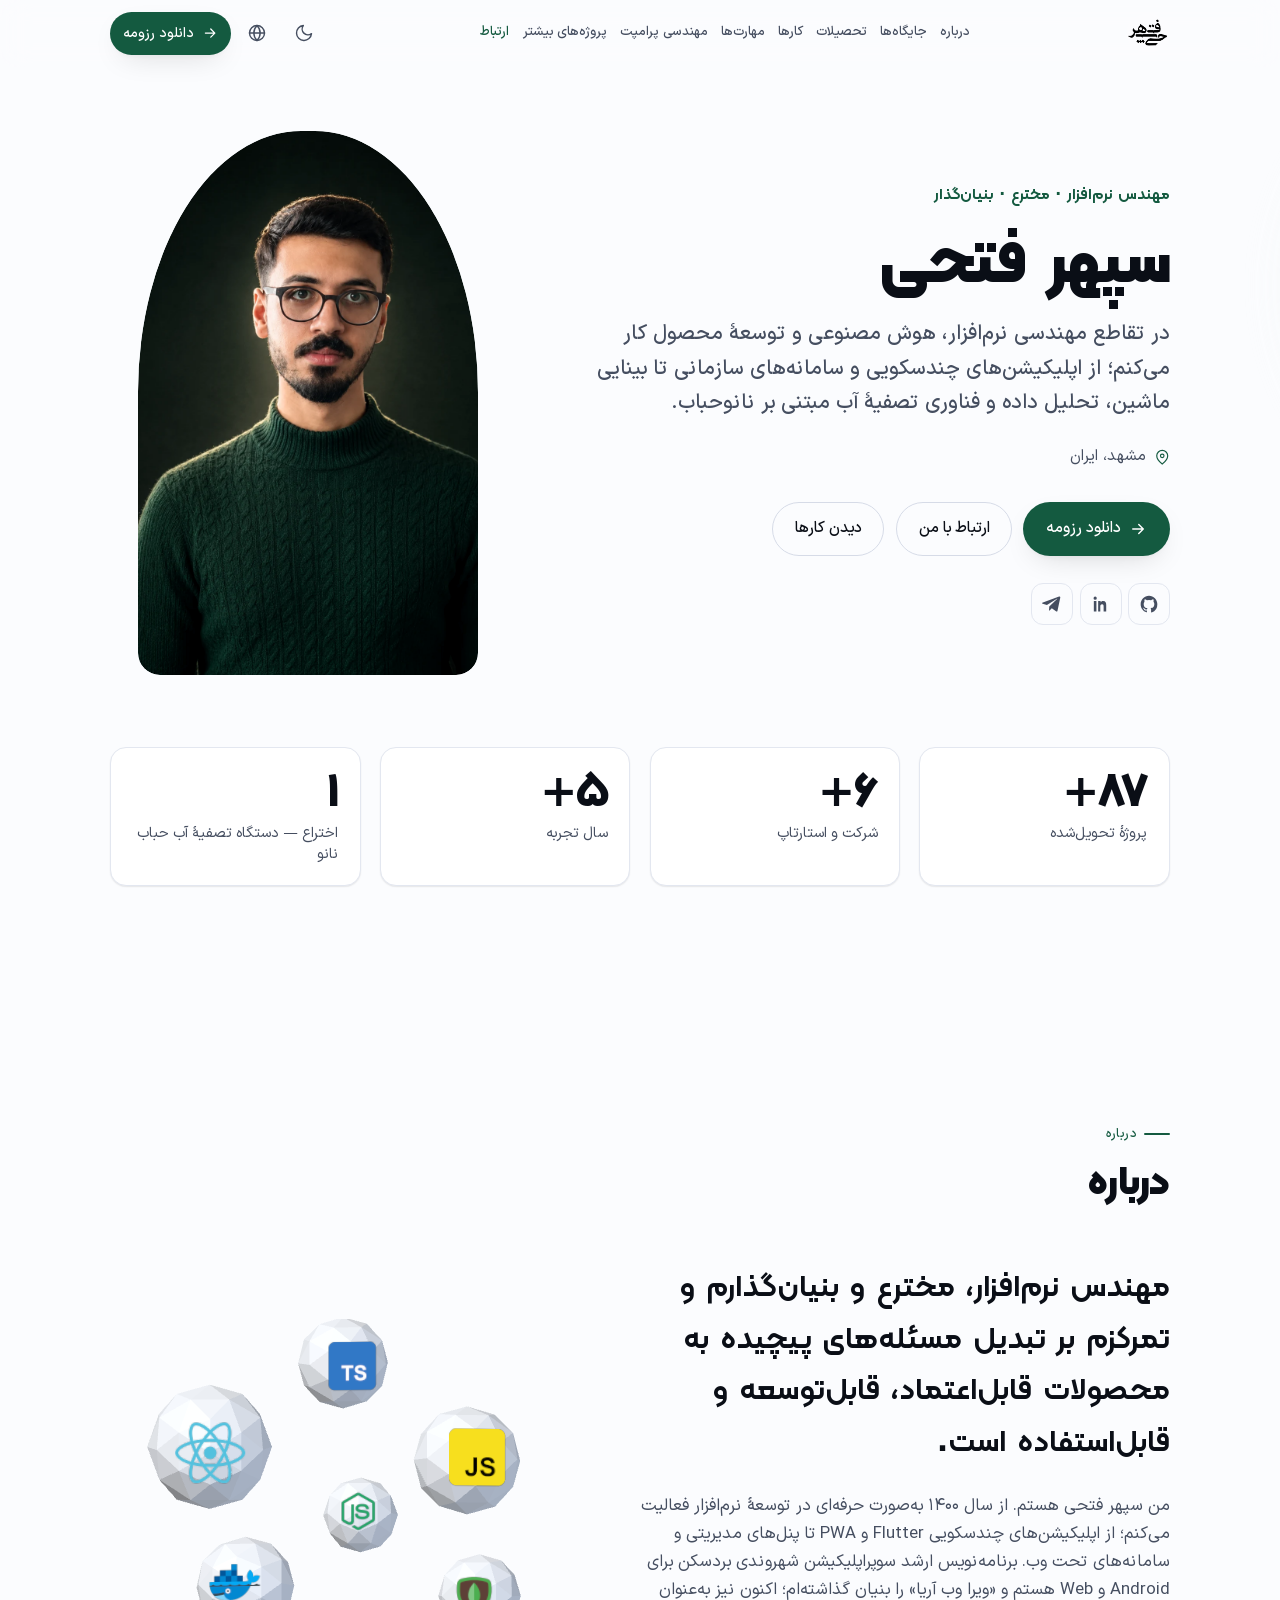
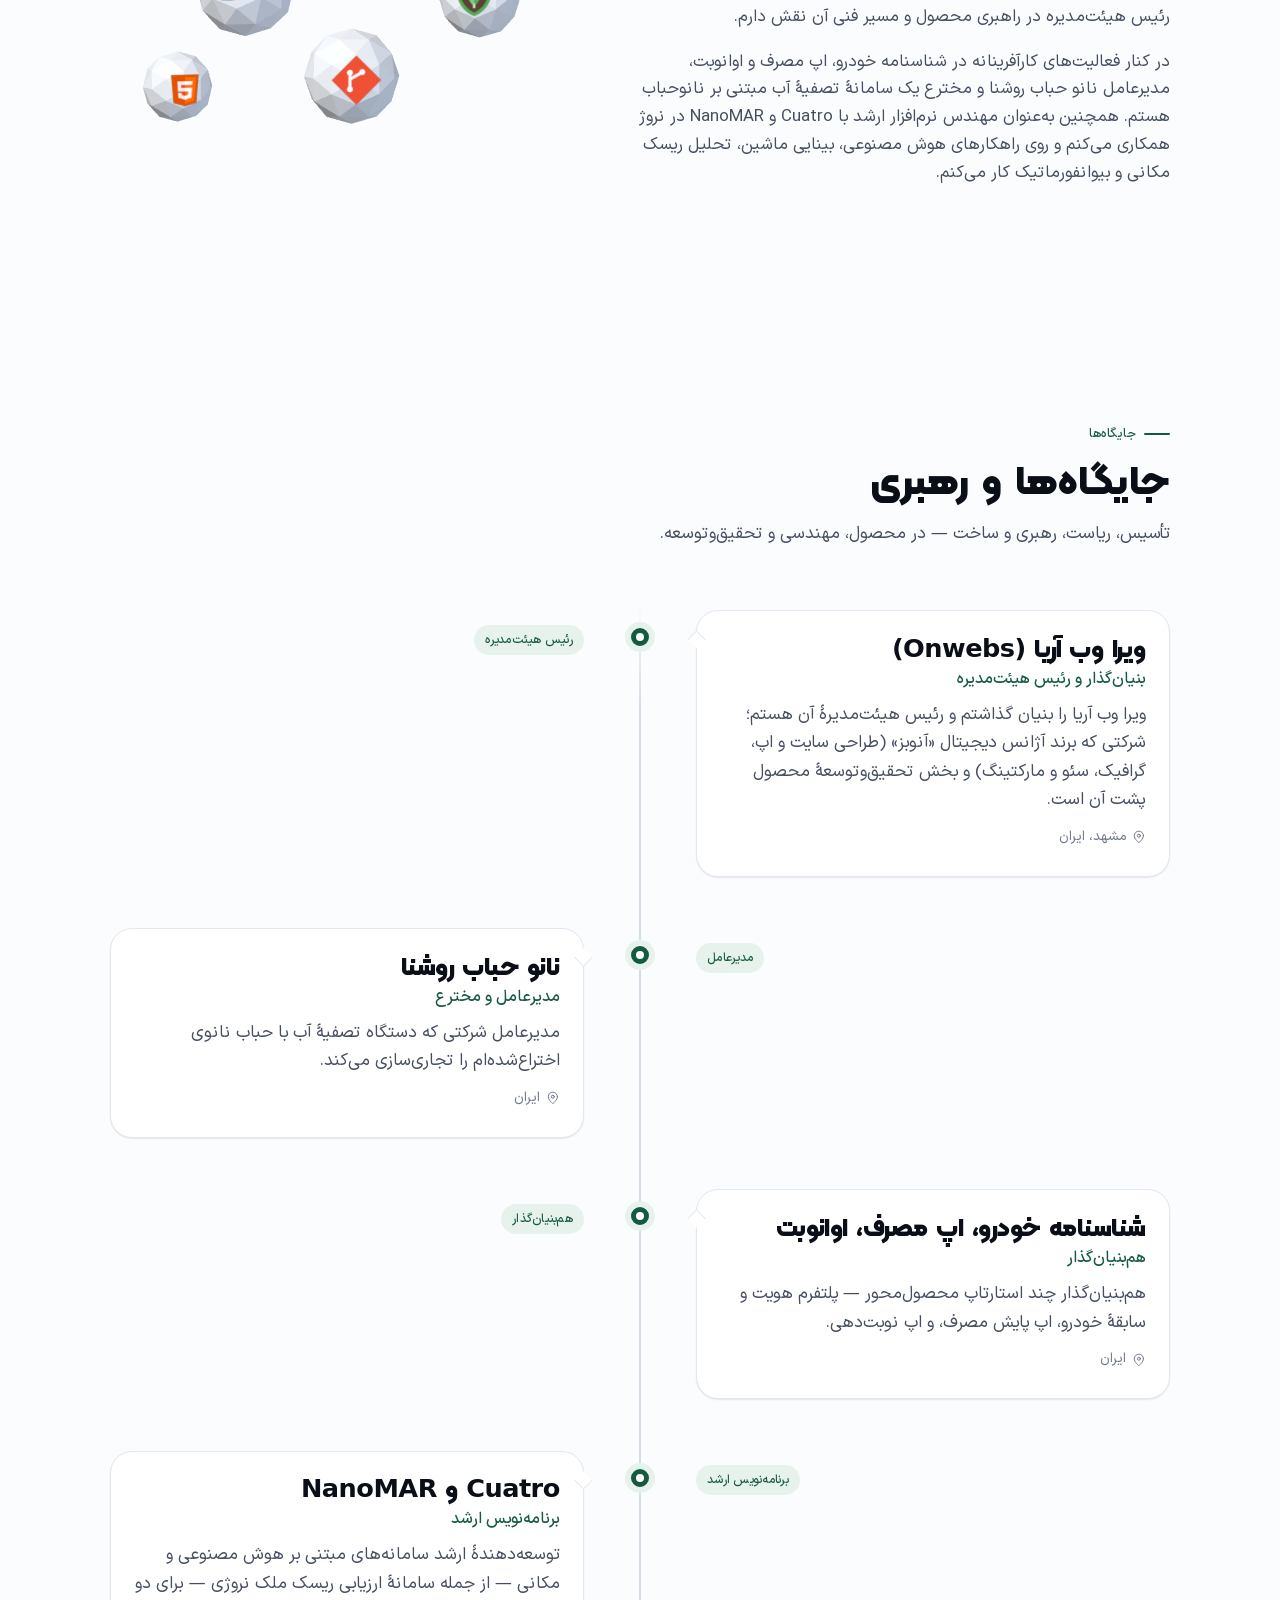
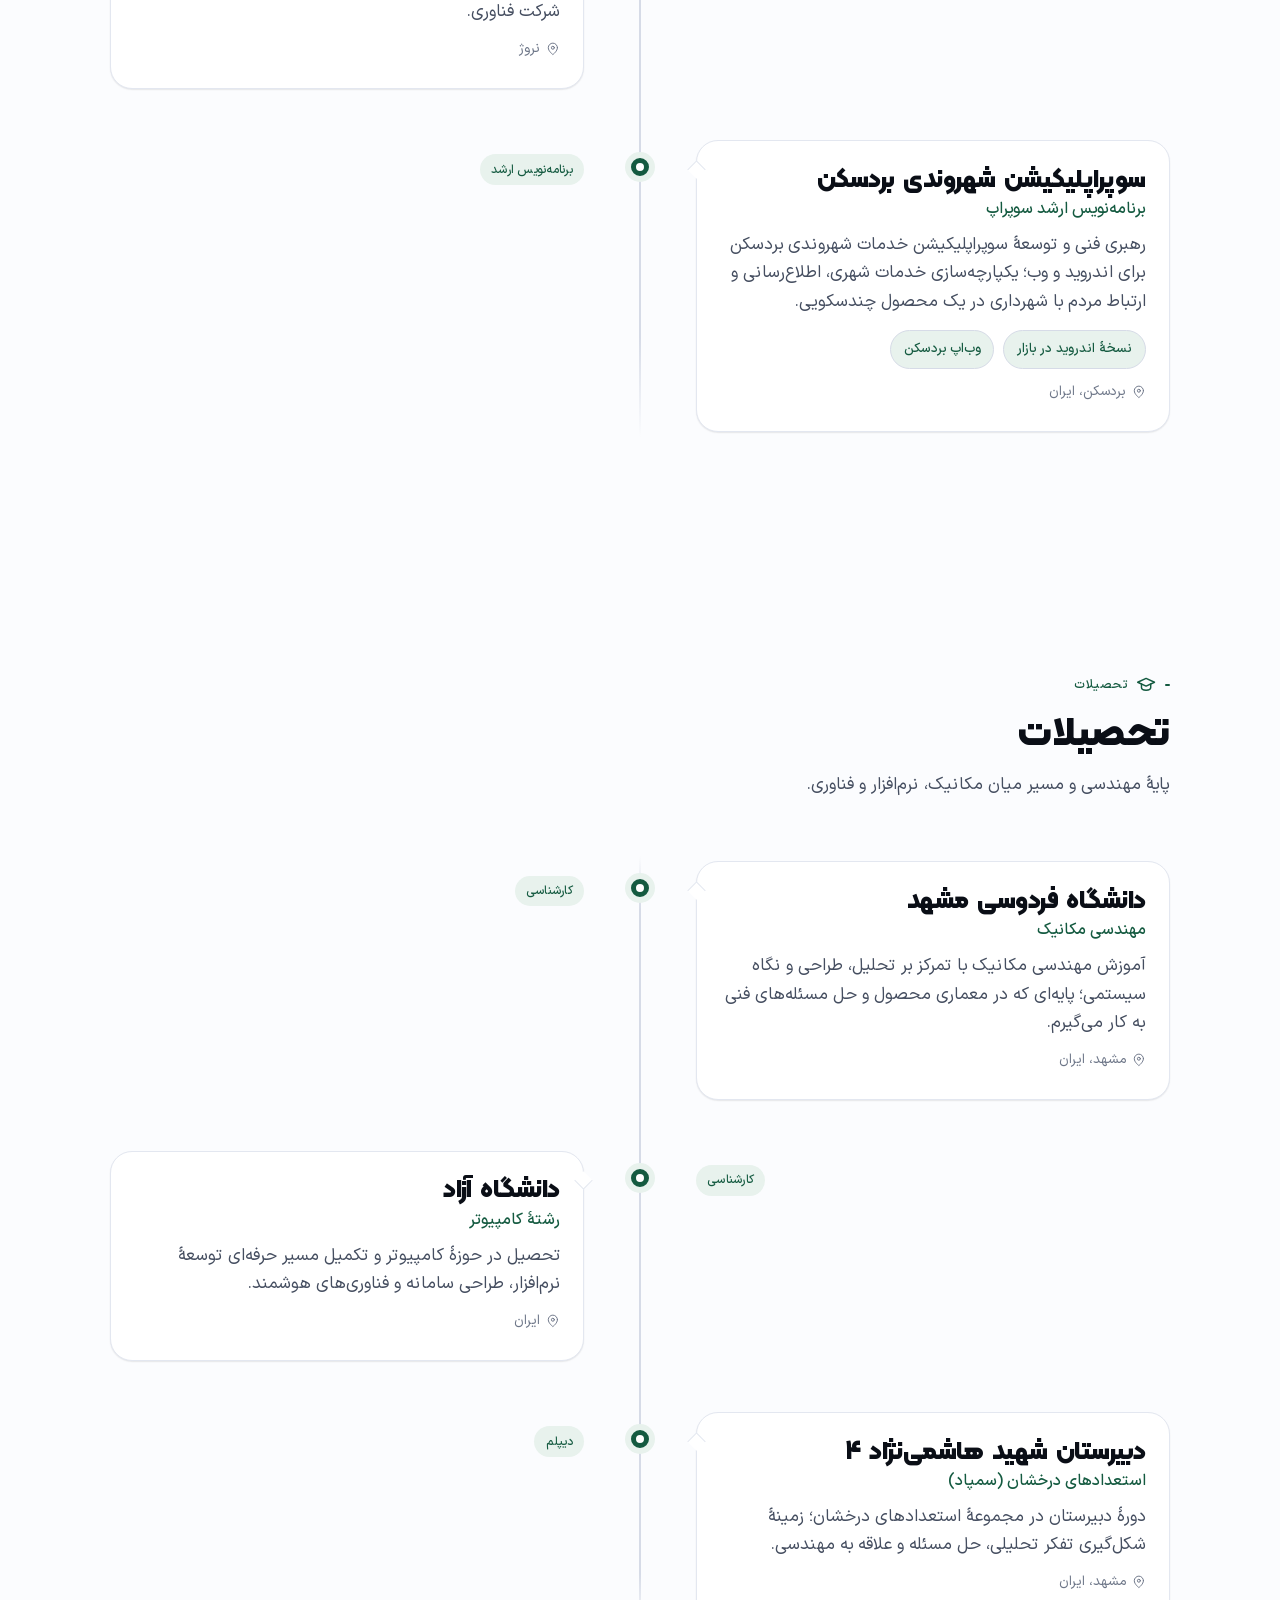
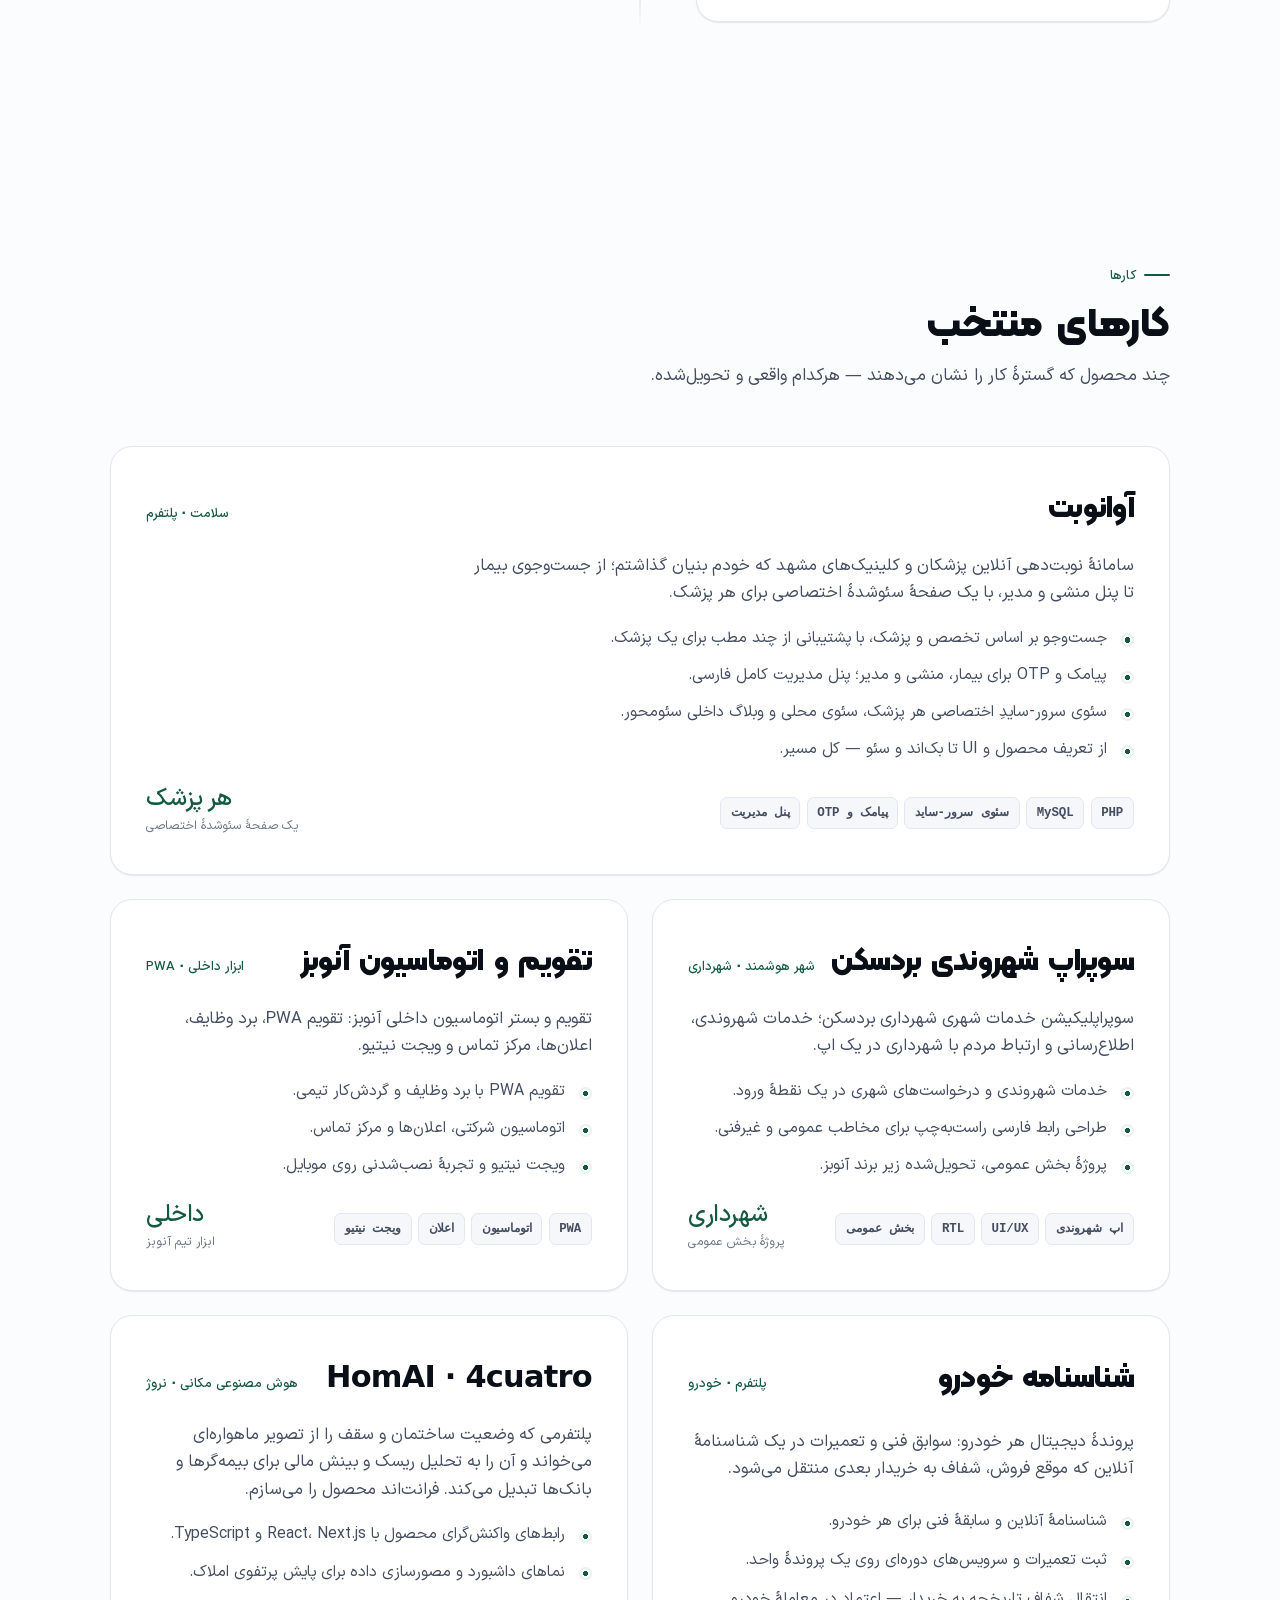
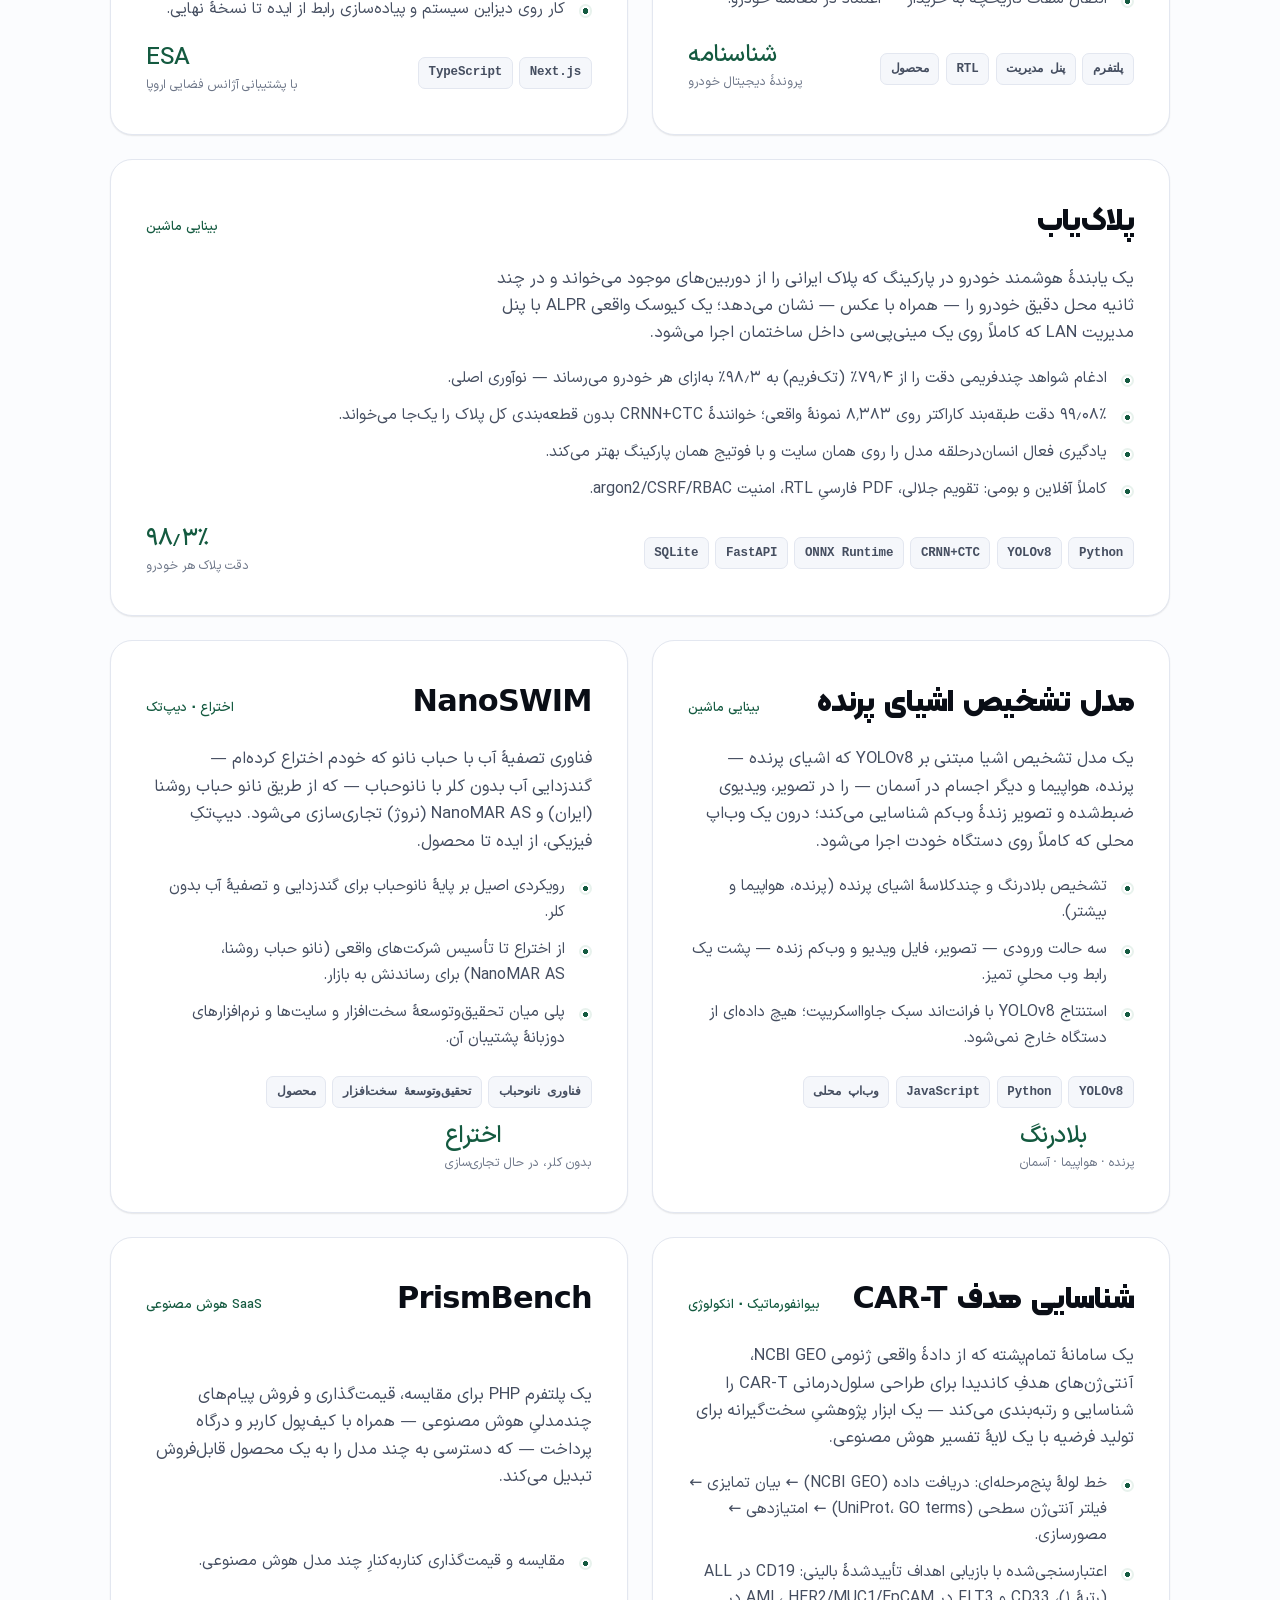
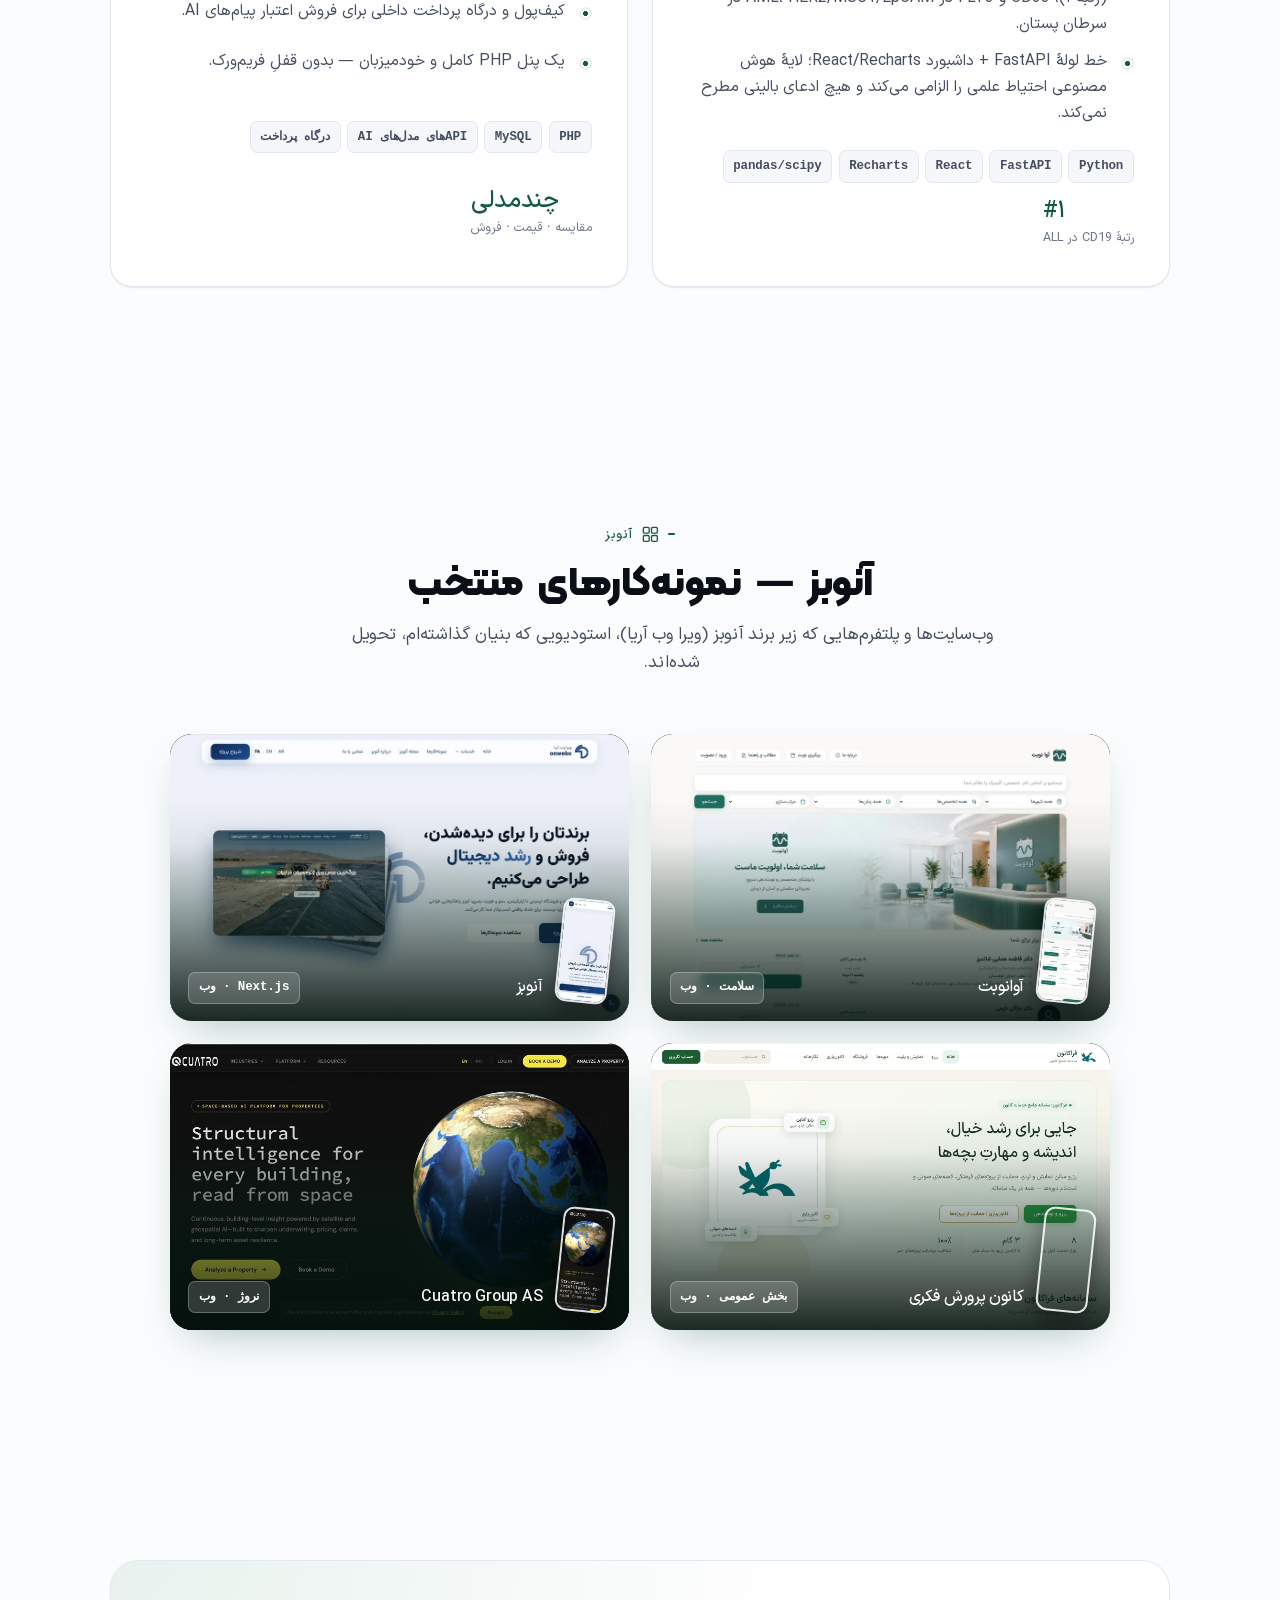
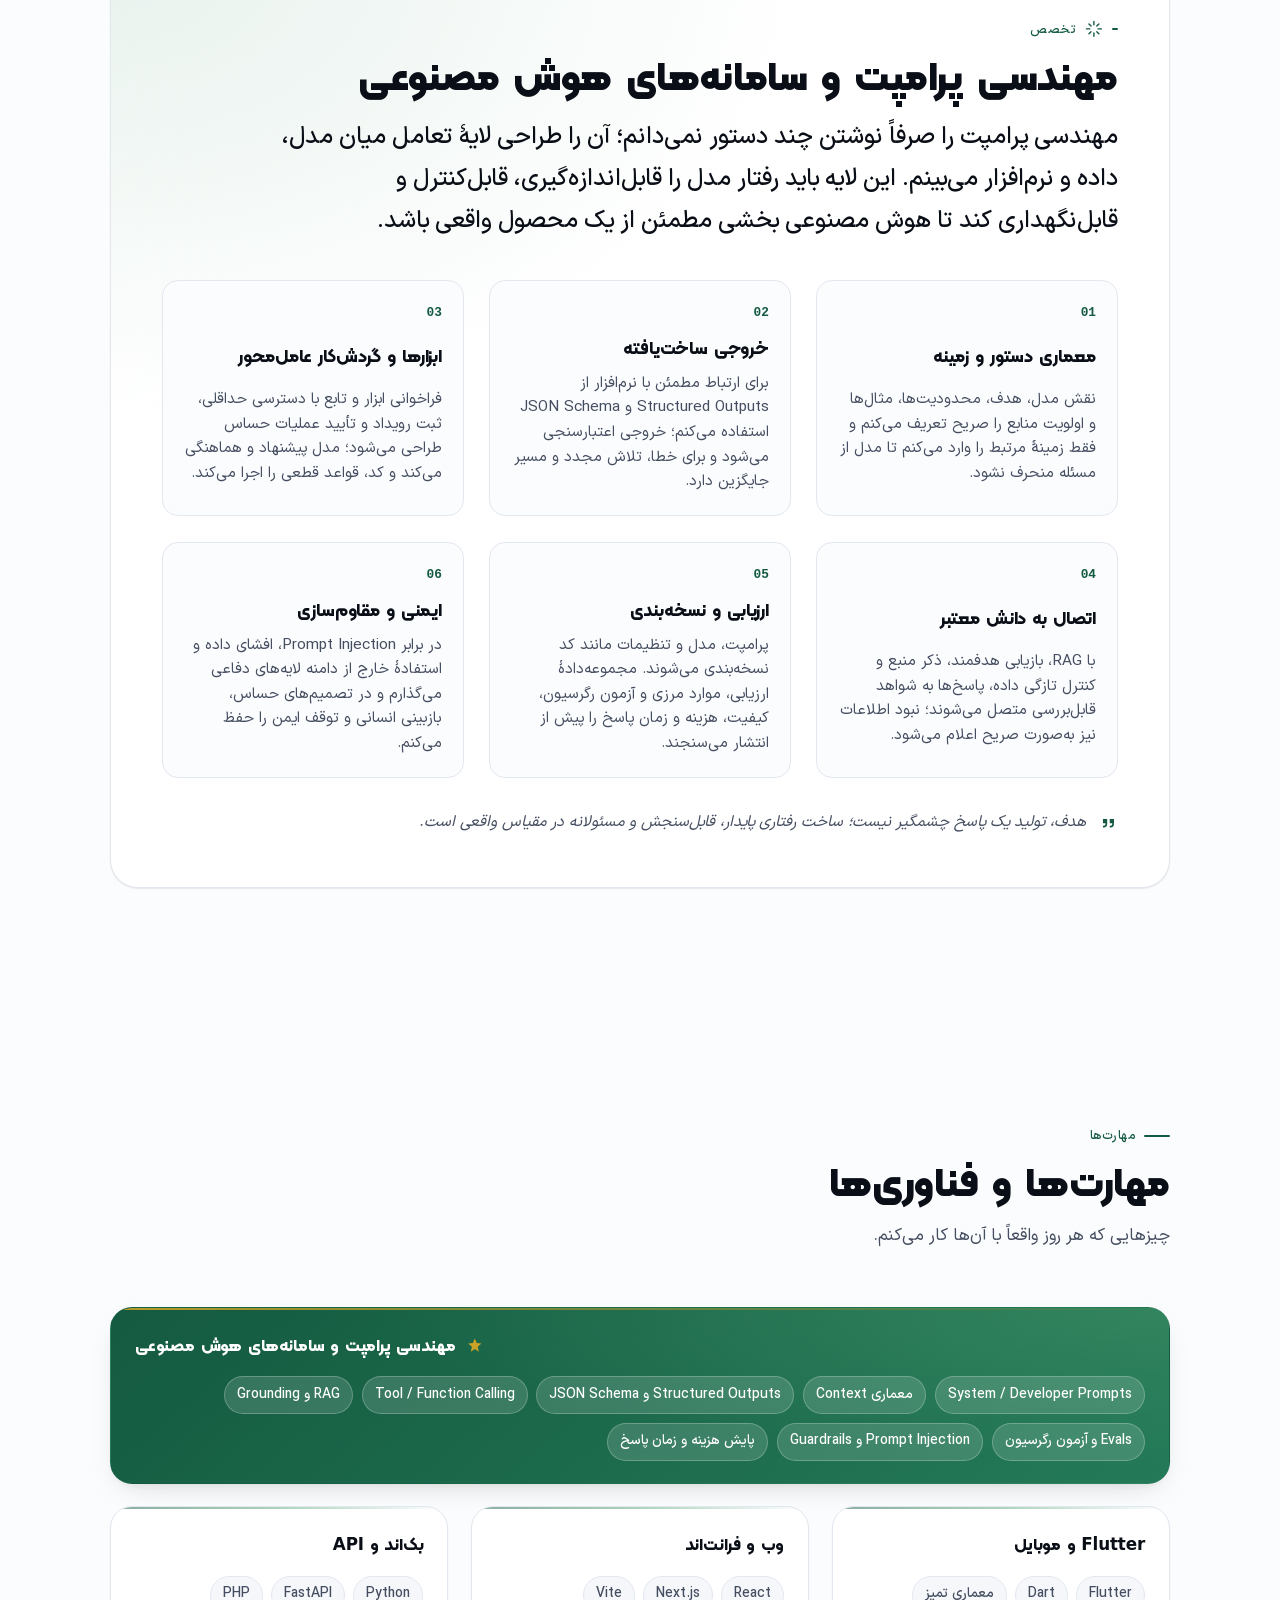
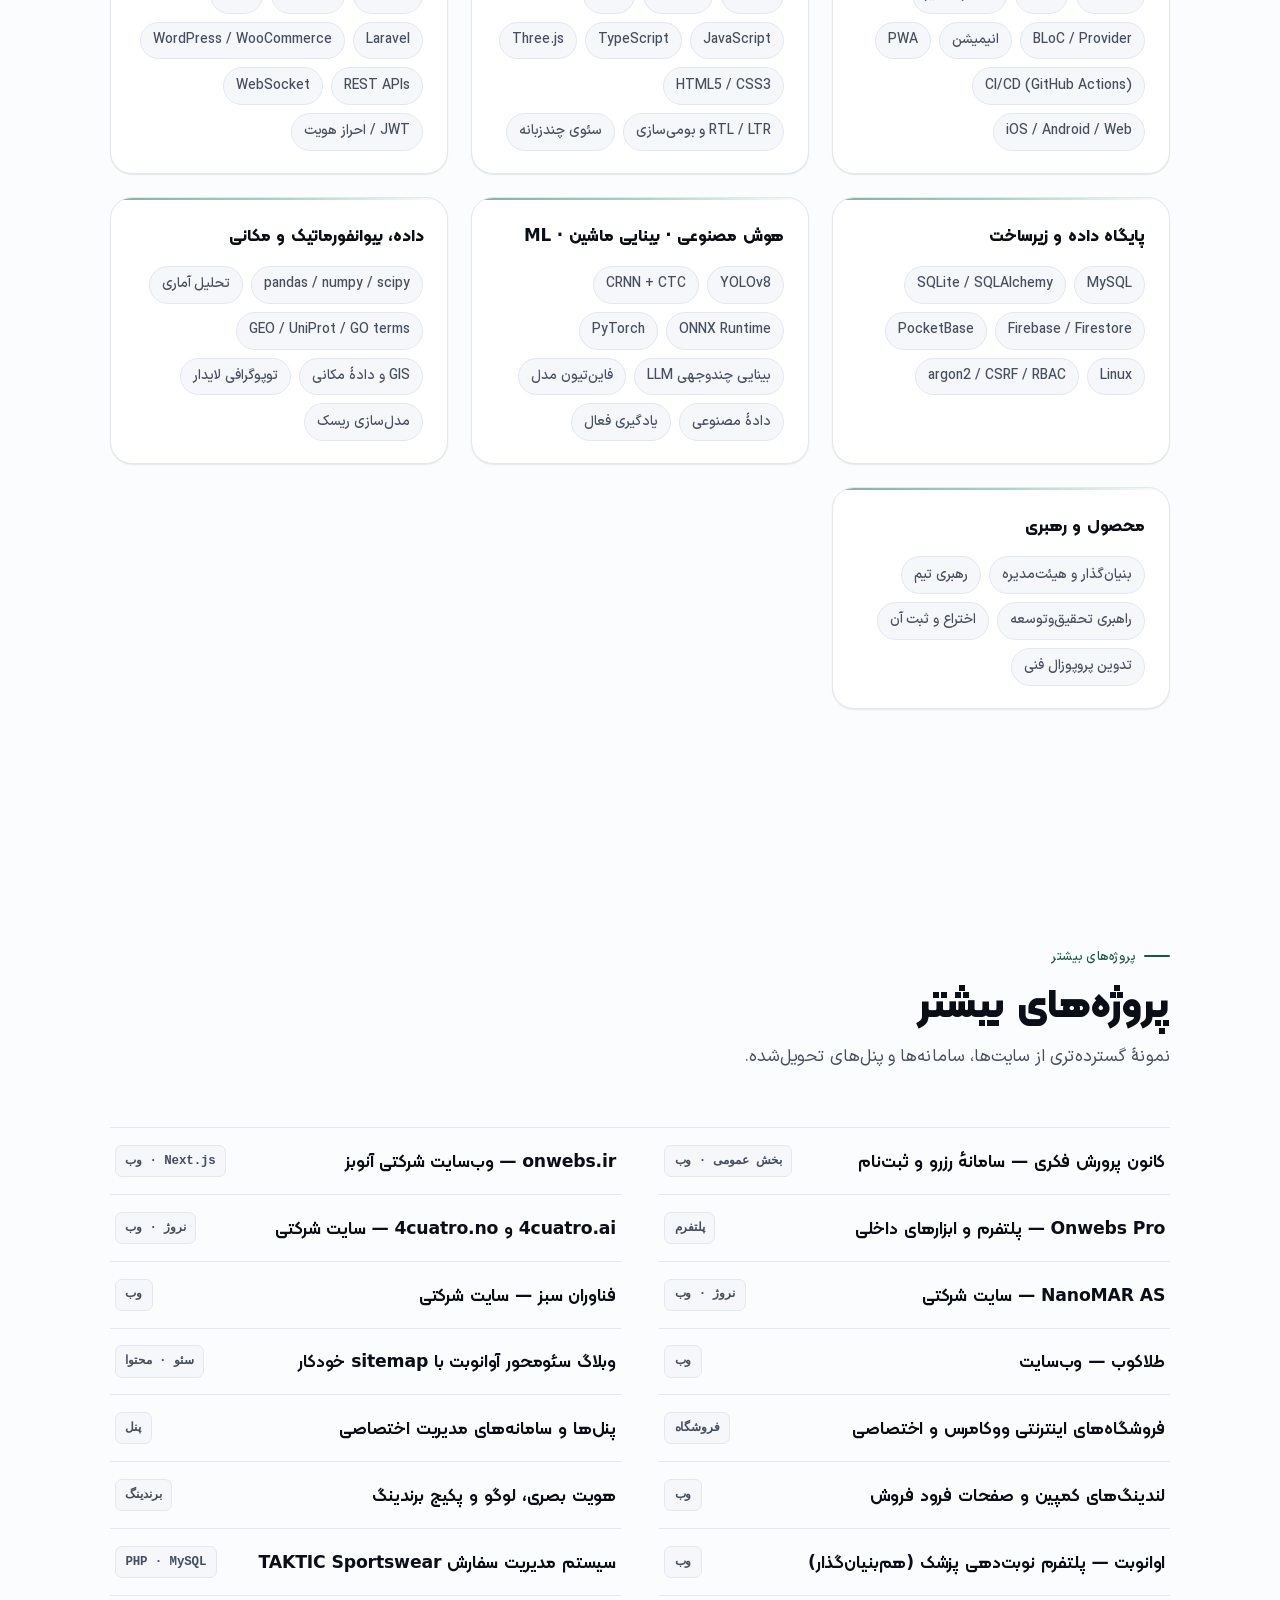
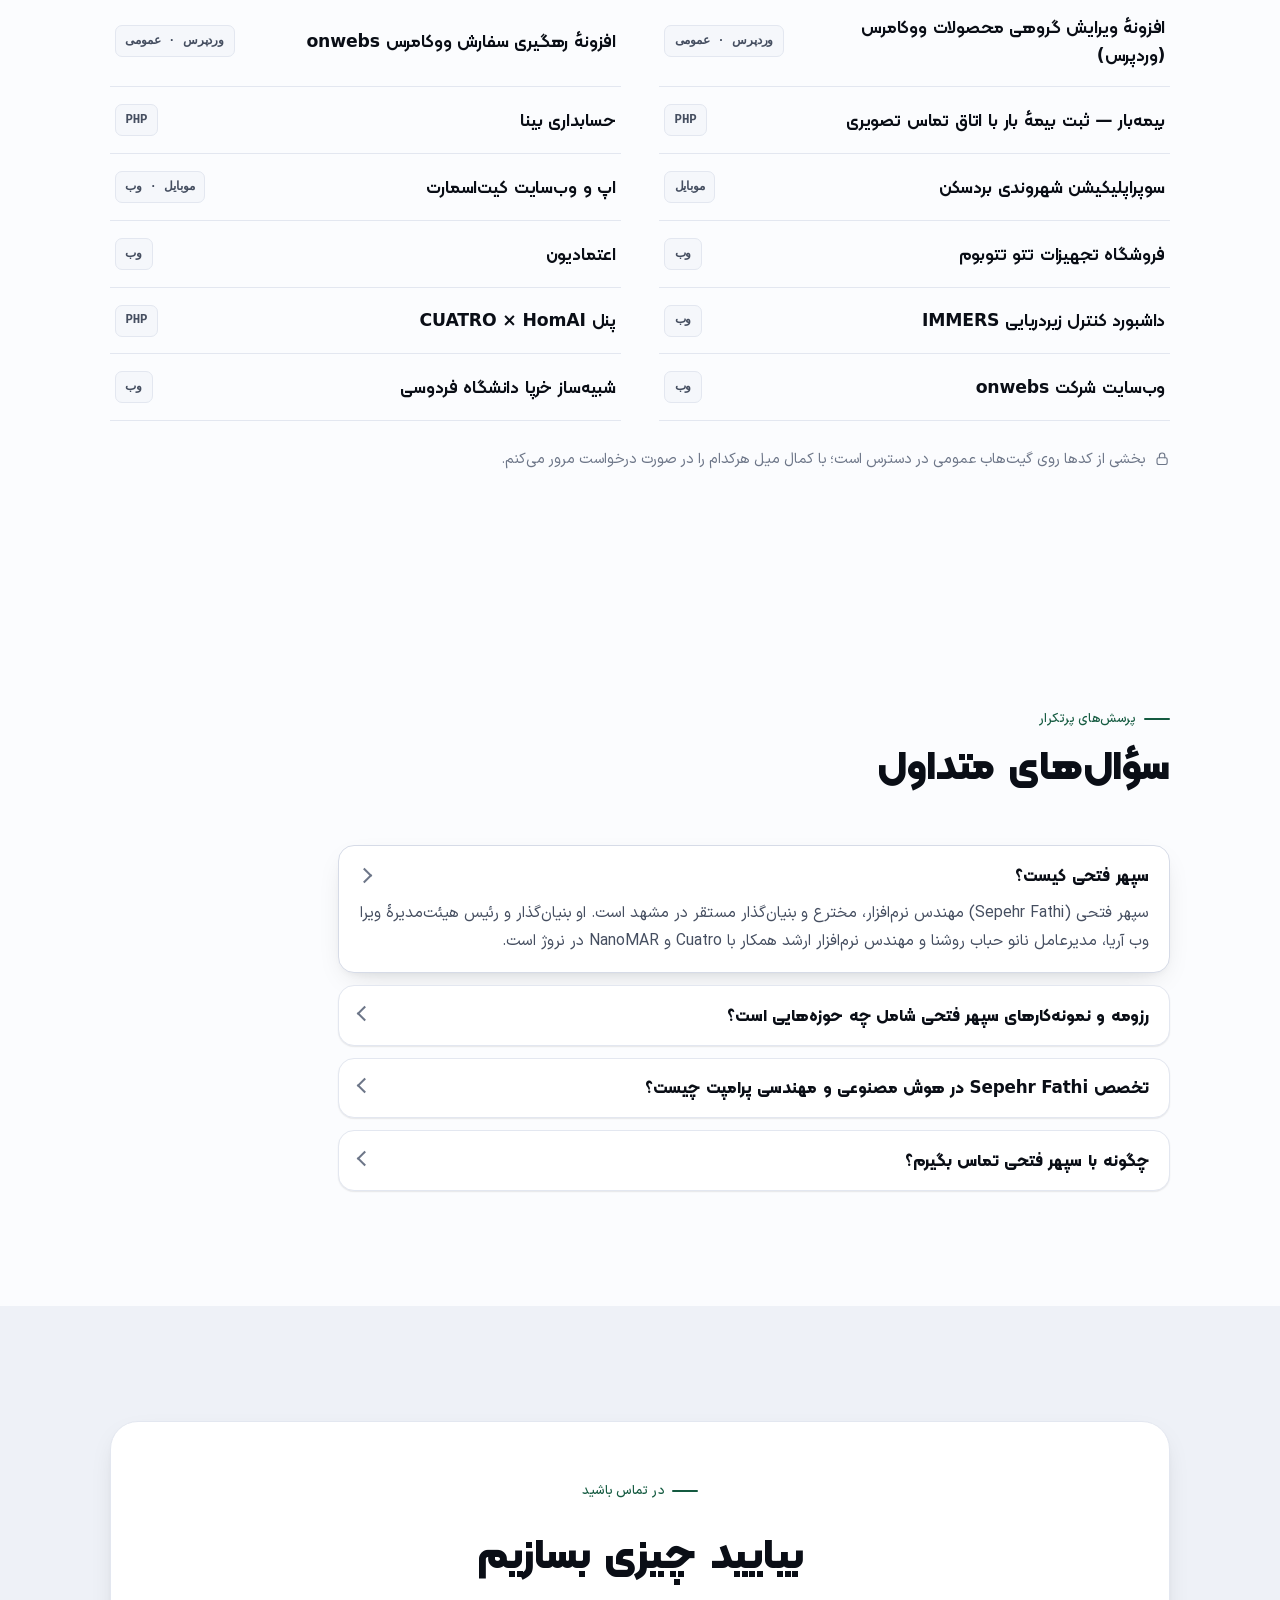
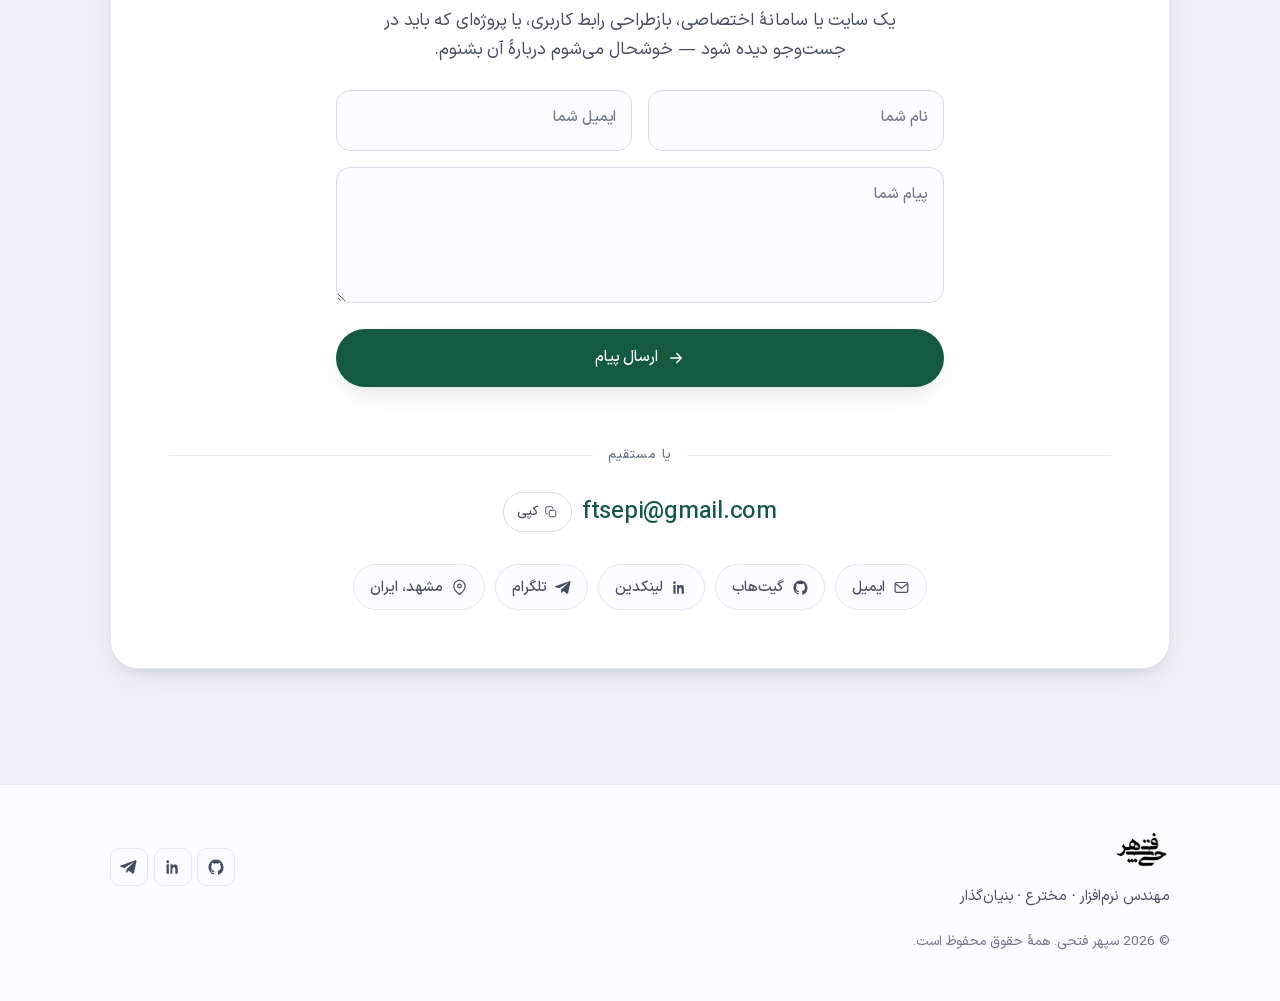
<file: index.html>
<!doctype html>
<html lang="fa" dir="rtl">
<head>
  <meta charset="utf-8" />
  <meta name="viewport" content="width=device-width, initial-scale=1" />
  <title>سپهر فتحی | رزومه مهندس نرم‌افزار، هوش مصنوعی و مخترع</title>
  <meta name="keywords" content="سپهر فتحی, سپهر, Sepehr Fathi, Sepehr, سپهر فتحی بردسکن, بردسکن, اپ بردسکن, سوپراپلیکیشن شهروندی بردسکن, رزومه سپهر فتحی, رزومه شخصی, نمونه کار, مهندس نرم افزار, هوش مصنوعی, برنامه نویس" />
  <meta name="description" content="رزومه و نمونه‌کارهای سپهر فتحی (Sepehr Fathi)، مهندس نرم‌افزار، مخترع و برنامه‌نویس ارشد سوپراپلیکیشن شهروندی بردسکن." />
  <link rel="canonical" href="https://sep.onwebs.ir/fa/" />
  <link rel="alternate" hreflang="fa" href="https://sep.onwebs.ir/fa/" />
  <link rel="alternate" hreflang="en" href="https://sep.onwebs.ir/en/" />
  <link rel="alternate" hreflang="ar" href="https://sep.onwebs.ir/ar/" />
  <link rel="alternate" hreflang="zh-Hans" href="https://sep.onwebs.ir/zh/" />
  <link rel="alternate" hreflang="ru" href="https://sep.onwebs.ir/ru/" />
  <link rel="alternate" hreflang="es" href="https://sep.onwebs.ir/es/" />
  <link rel="alternate" hreflang="nb-NO" href="https://sep.onwebs.ir/no/" />
  <link rel="alternate" hreflang="x-default" href="https://sep.onwebs.ir/fa/" />
  <link rel="icon" type="image/png" href="favicon.png" />
  <meta http-equiv="refresh" content="0; url=./fa/" />
  <style>body{font-family:system-ui,-apple-system,Segoe UI,Roboto,sans-serif;background:#fcfcfb;color:#0c0f0e;display:grid;place-items:center;min-height:100vh;margin:0;text-align:center;padding:2rem}@media(prefers-color-scheme:dark){body{background:#080a0a;color:#ecf1ef}}h1{font-size:1.4rem;font-weight:800;margin:0 0 .3rem}p{color:#717b79;margin:0 0 1.5rem}</style>
  <script>location.replace("./fa/");</script>
  <script id="website-jsonld" type="application/ld+json">{"@context":"https://schema.org","@type":"WebSite","name":"سپهر فتحی","alternateName":["Sepehr Fathi","سپهر","sep.onwebs.ir"],"url":"https://sep.onwebs.ir/"}</script>
</head>
<body>
  <h1>سپهر فتحی</h1>
  <p>مهندس نرم‌افزار · مخترع · بنیان‌گذار</p>
  <div><a href="./fa/" hreflang="fa" style="display:inline-block;margin:.3rem .5rem;padding:.5rem .9rem;border:1px solid #ccc;border-radius:999px;color:inherit;text-decoration:none">فارسی</a><a href="./en/" hreflang="en" style="display:inline-block;margin:.3rem .5rem;padding:.5rem .9rem;border:1px solid #ccc;border-radius:999px;color:inherit;text-decoration:none">English</a><a href="./ar/" hreflang="ar" style="display:inline-block;margin:.3rem .5rem;padding:.5rem .9rem;border:1px solid #ccc;border-radius:999px;color:inherit;text-decoration:none">العربية</a><a href="./zh/" hreflang="zh-Hans" style="display:inline-block;margin:.3rem .5rem;padding:.5rem .9rem;border:1px solid #ccc;border-radius:999px;color:inherit;text-decoration:none">简体中文</a><a href="./ru/" hreflang="ru" style="display:inline-block;margin:.3rem .5rem;padding:.5rem .9rem;border:1px solid #ccc;border-radius:999px;color:inherit;text-decoration:none">Русский</a><a href="./es/" hreflang="es" style="display:inline-block;margin:.3rem .5rem;padding:.5rem .9rem;border:1px solid #ccc;border-radius:999px;color:inherit;text-decoration:none">Español</a><a href="./no/" hreflang="nb-NO" style="display:inline-block;margin:.3rem .5rem;padding:.5rem .9rem;border:1px solid #ccc;border-radius:999px;color:inherit;text-decoration:none">Norsk</a></div>
</body>
</html>
</file>
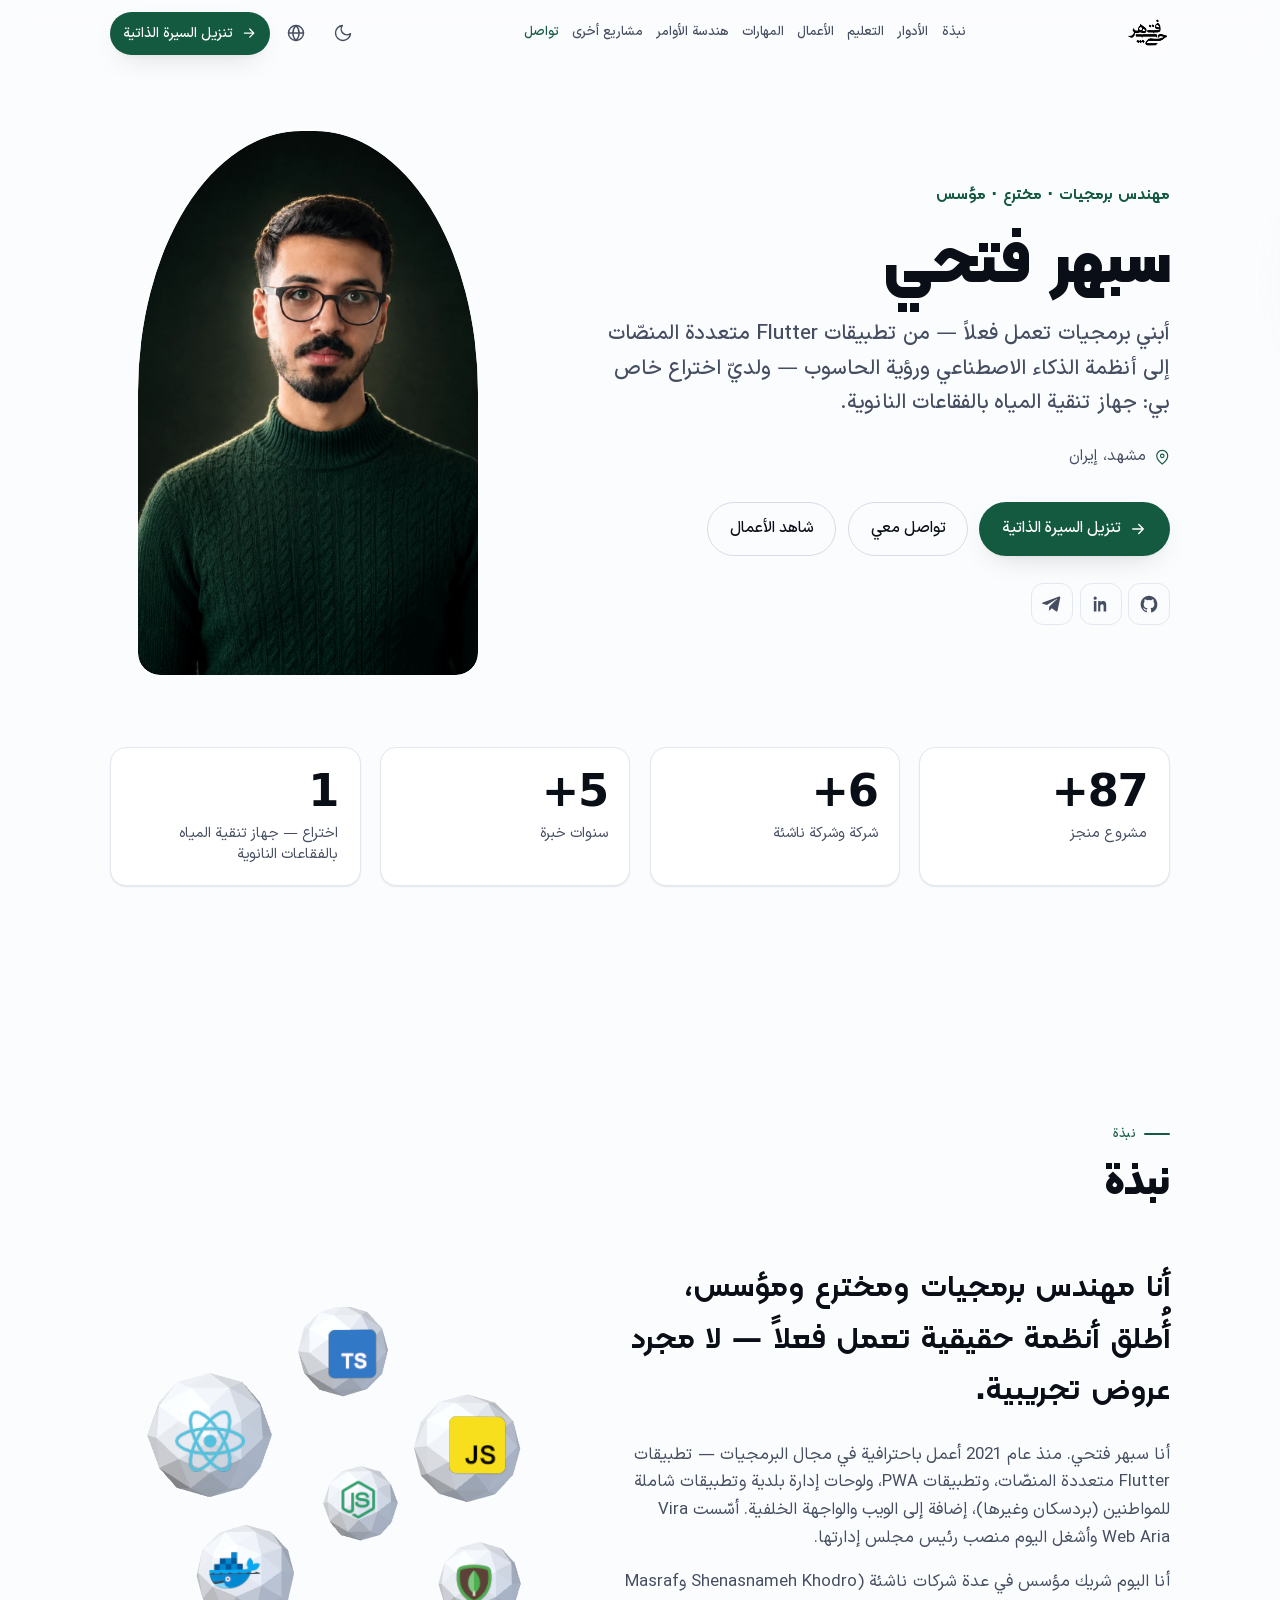
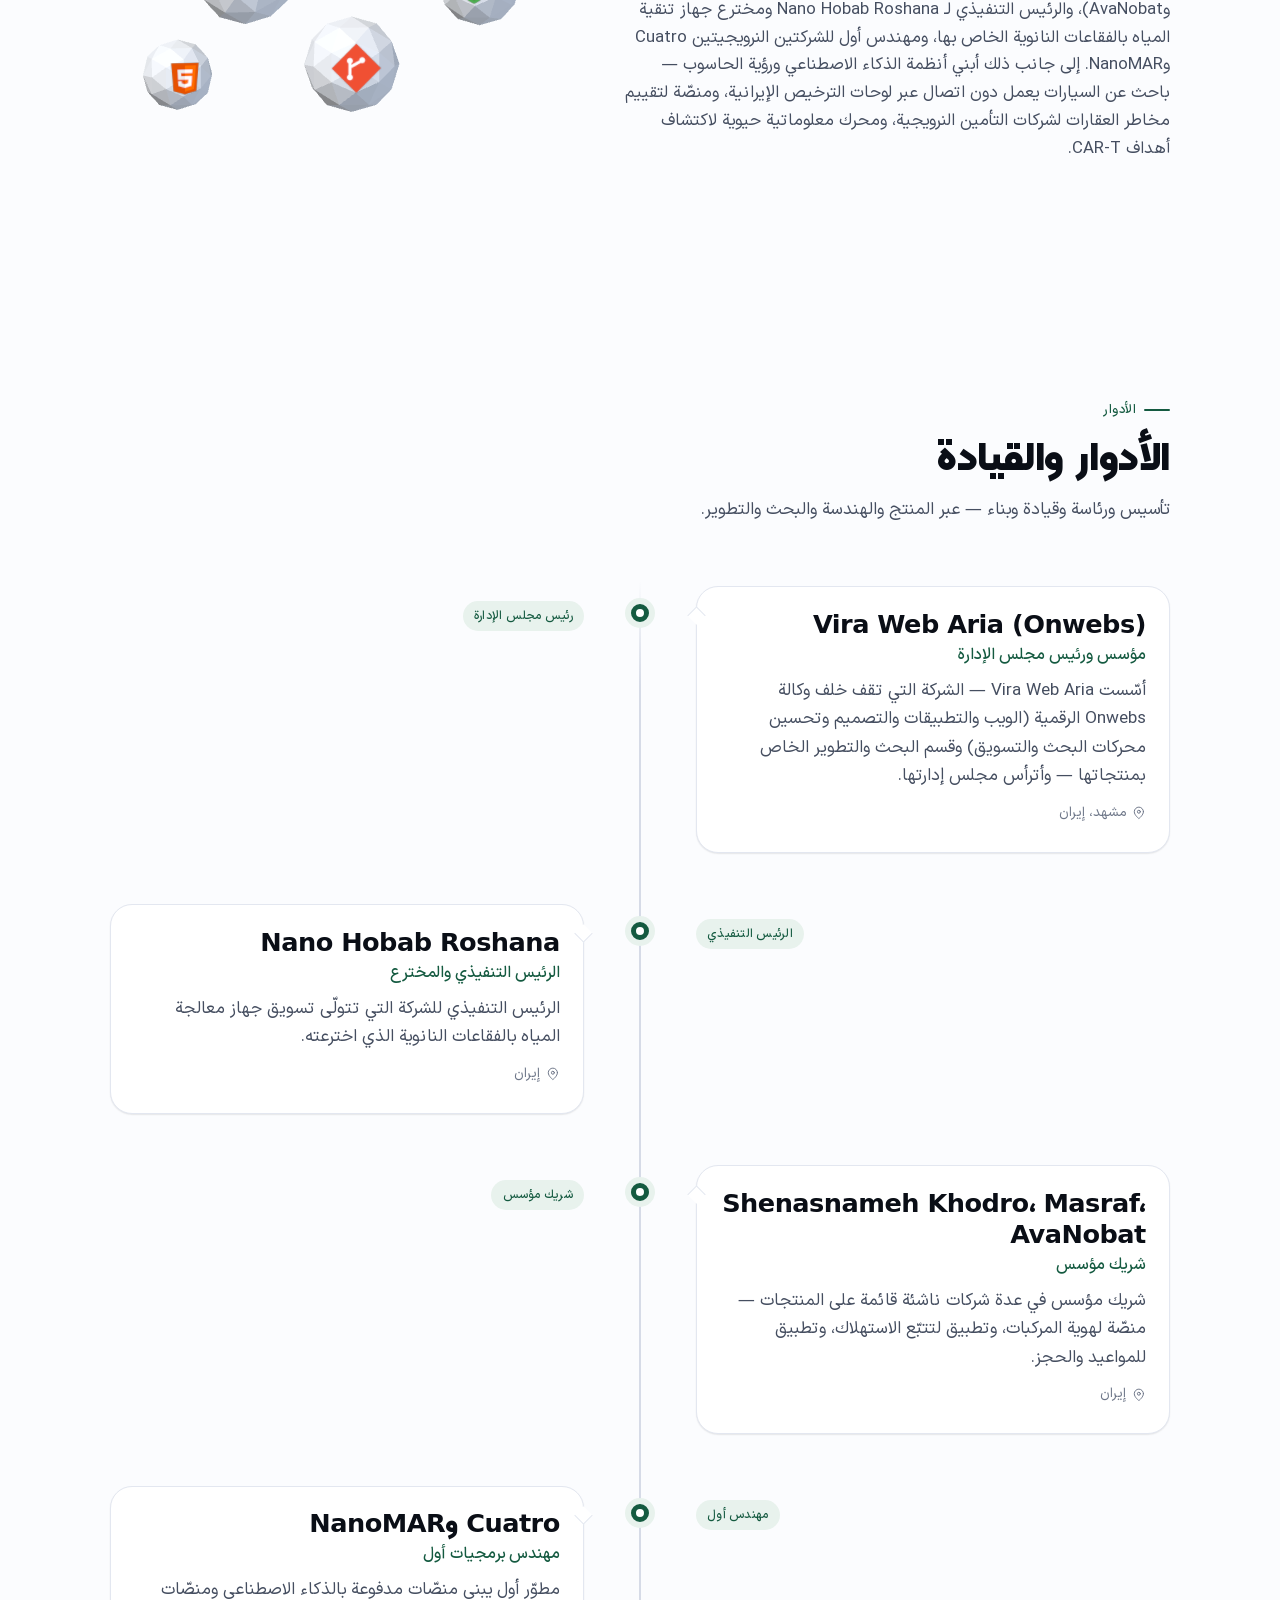
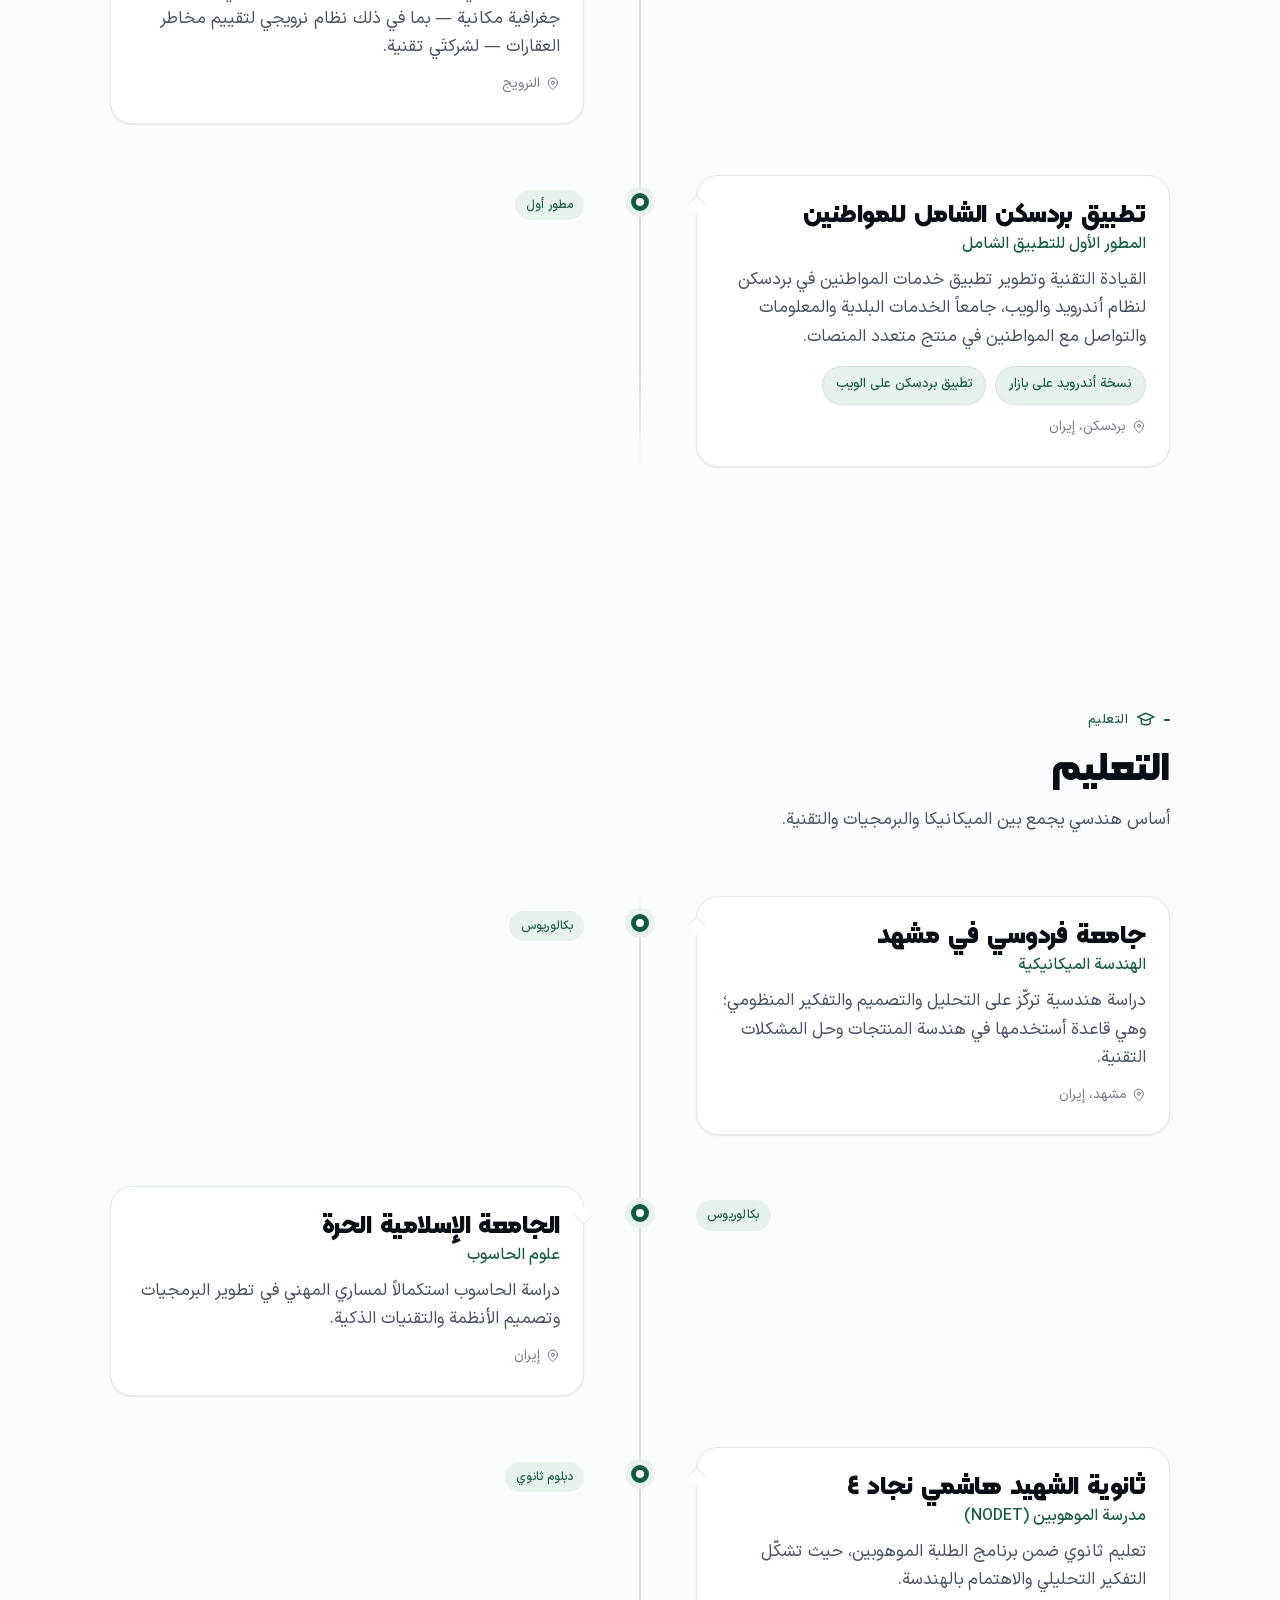
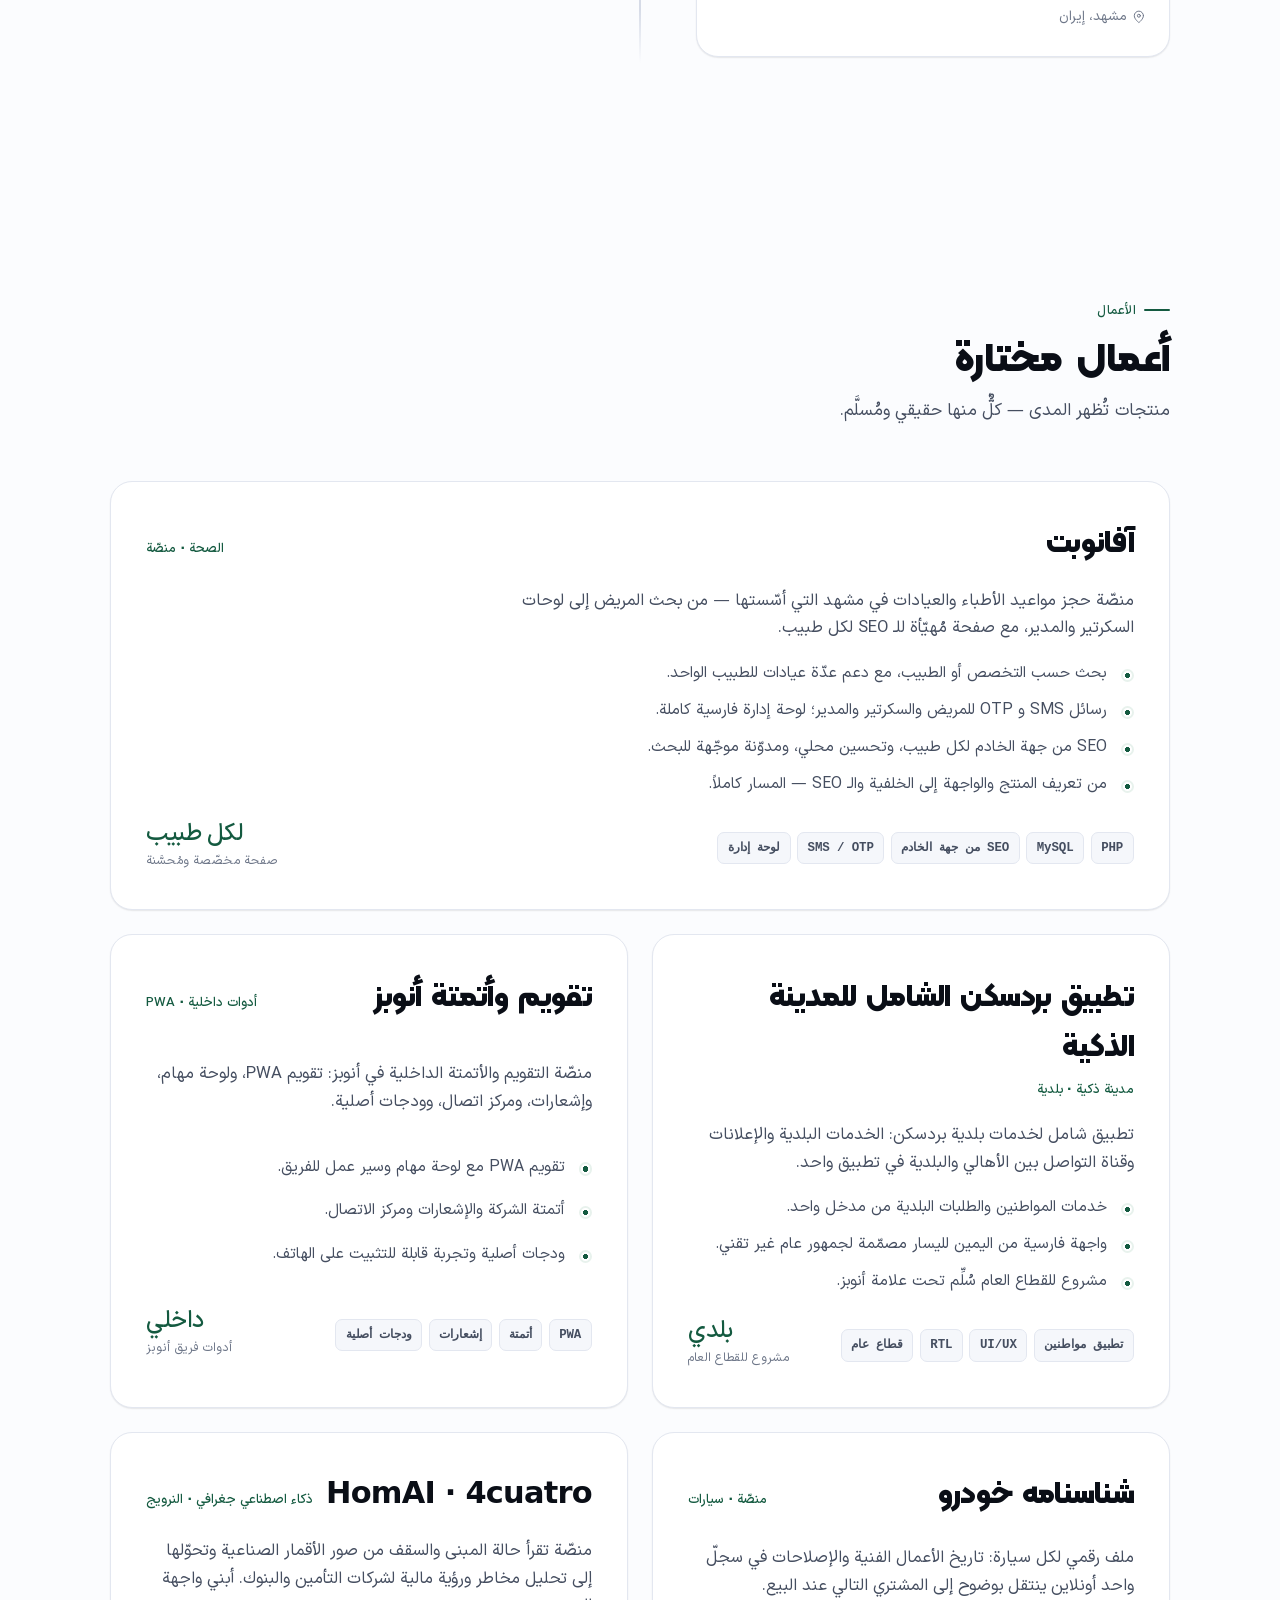
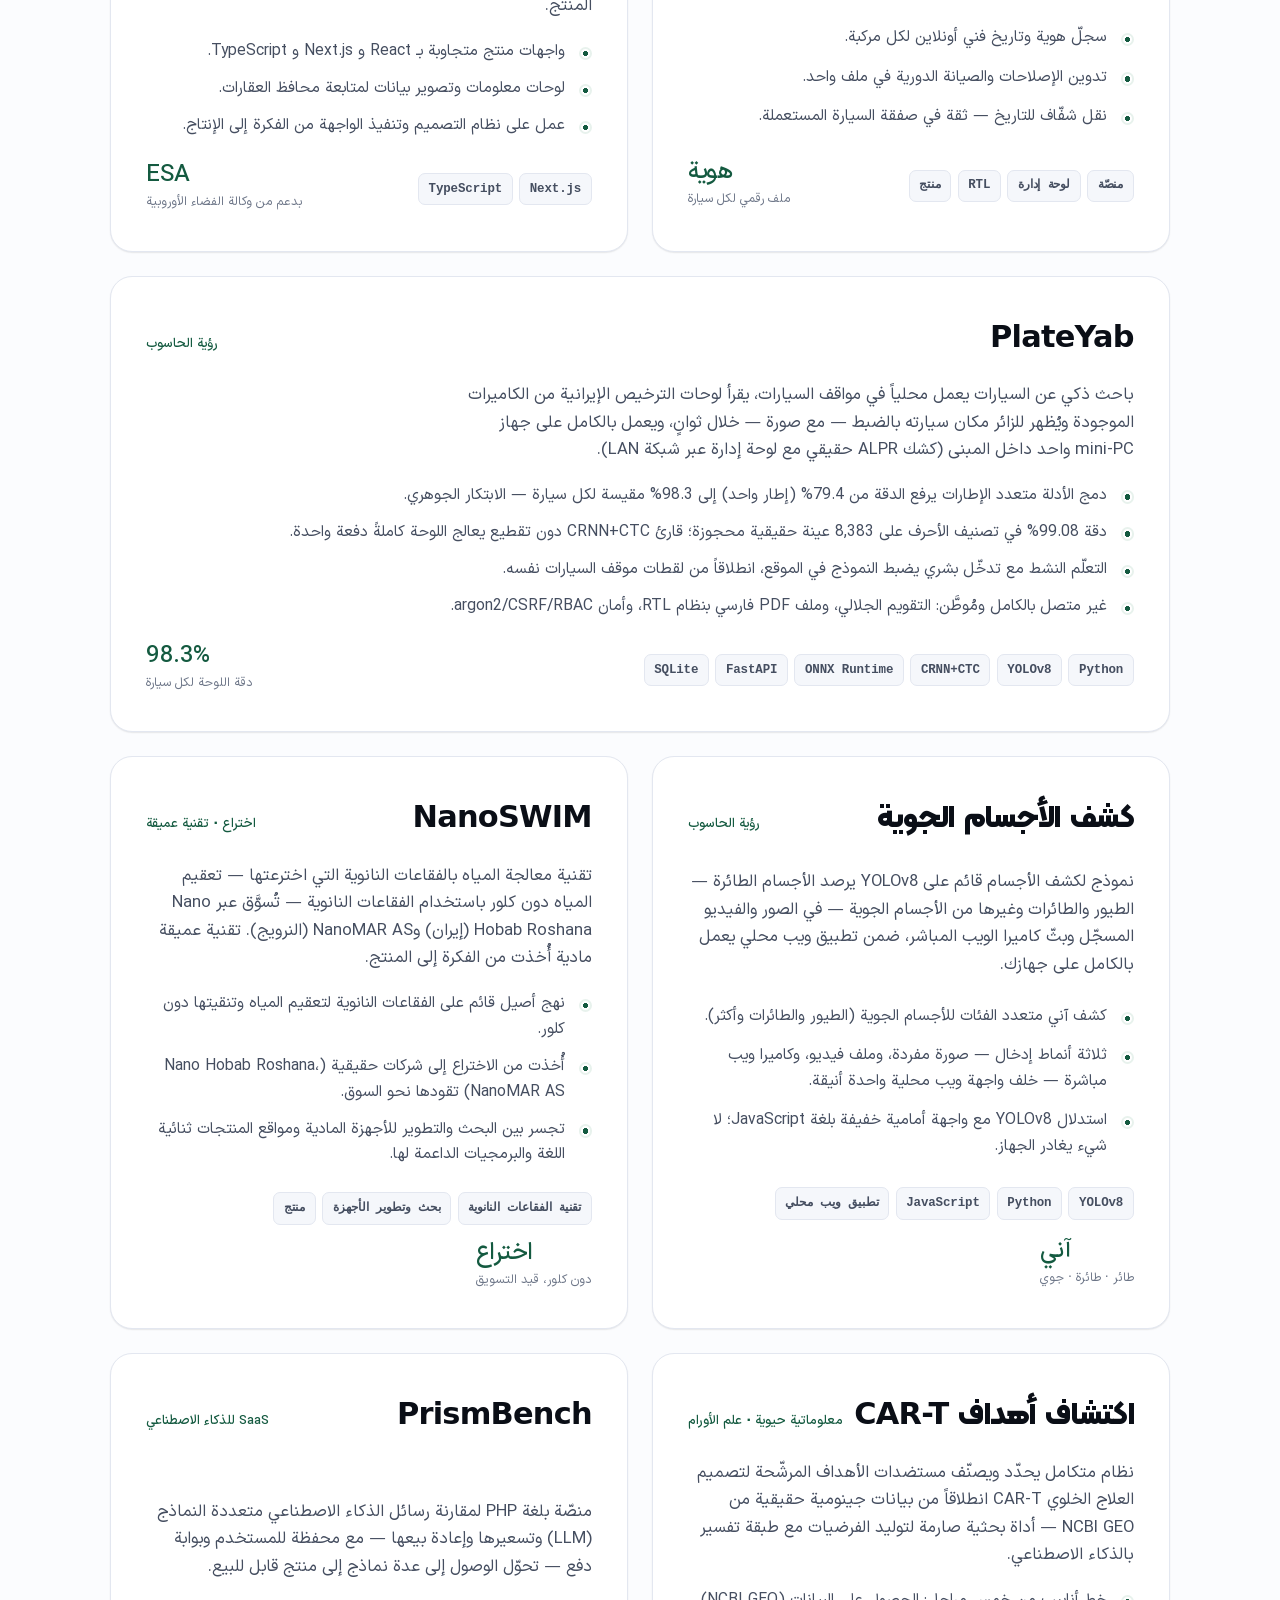
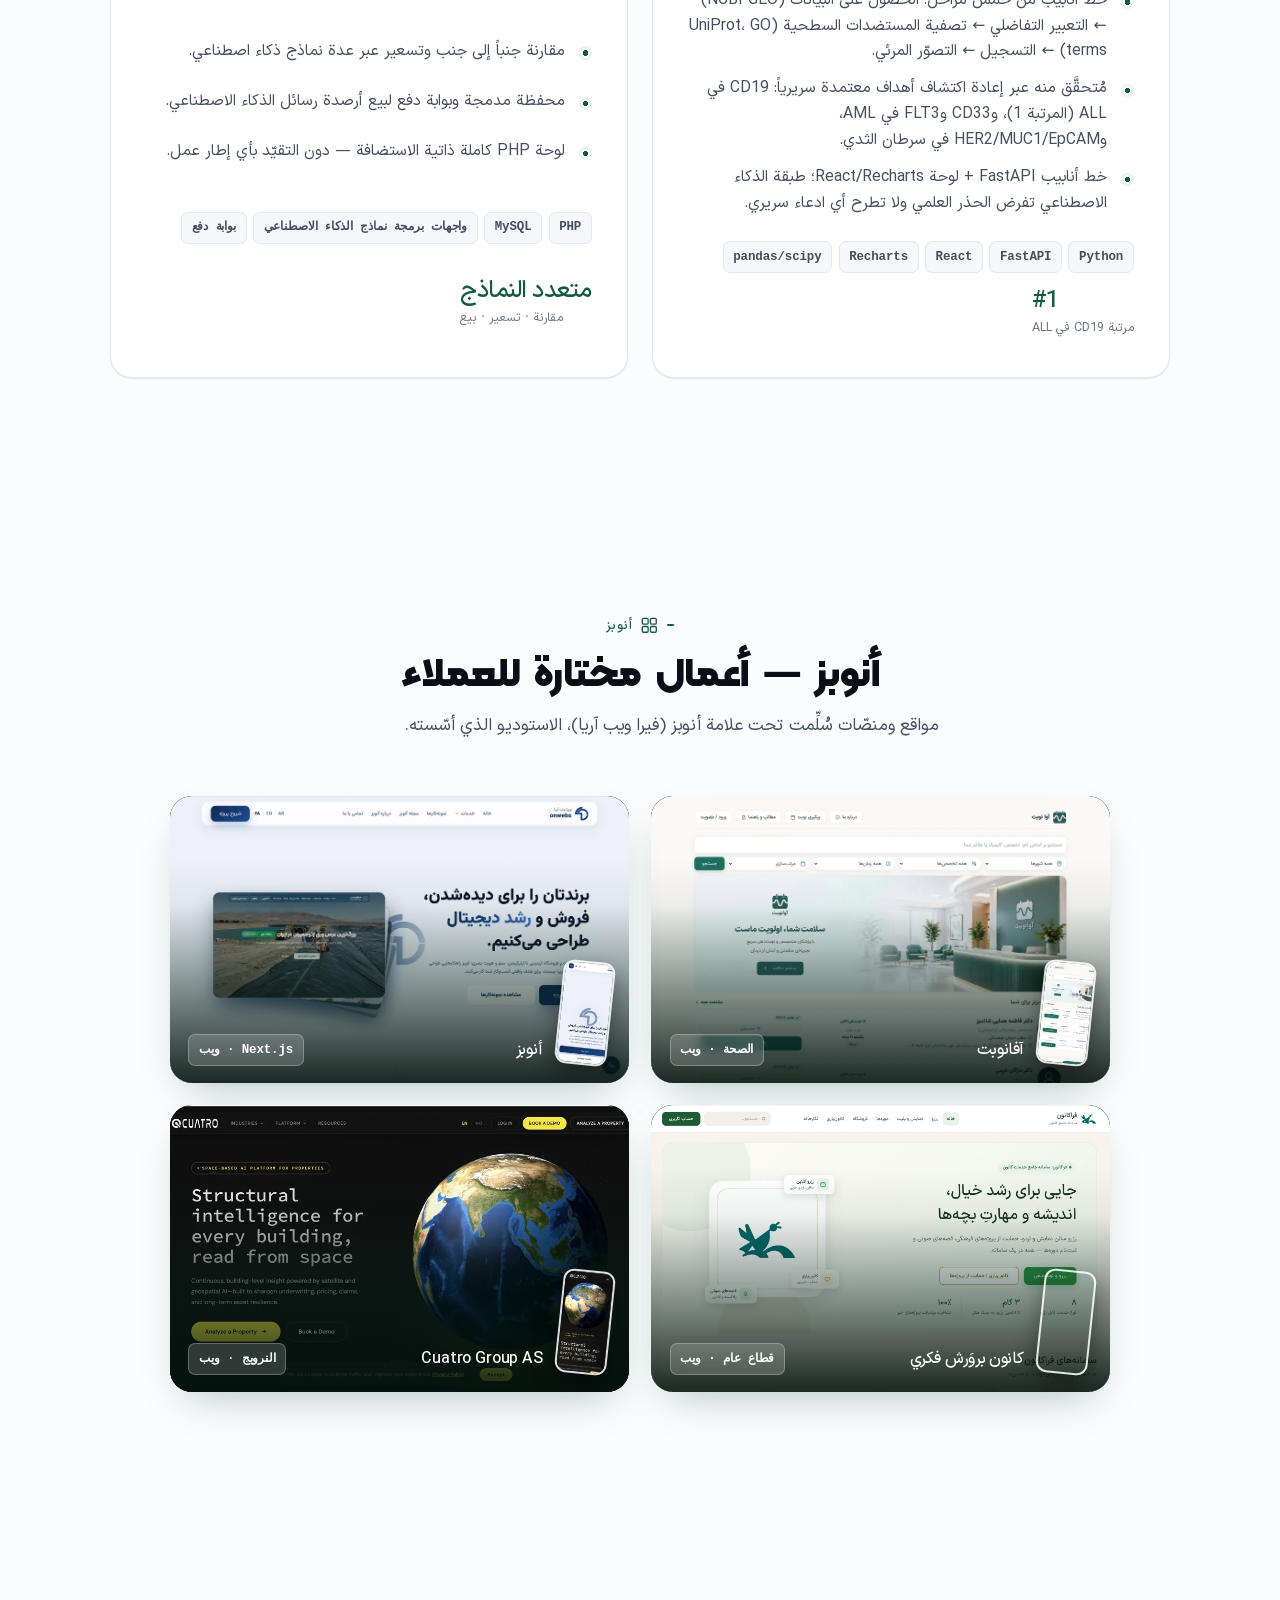
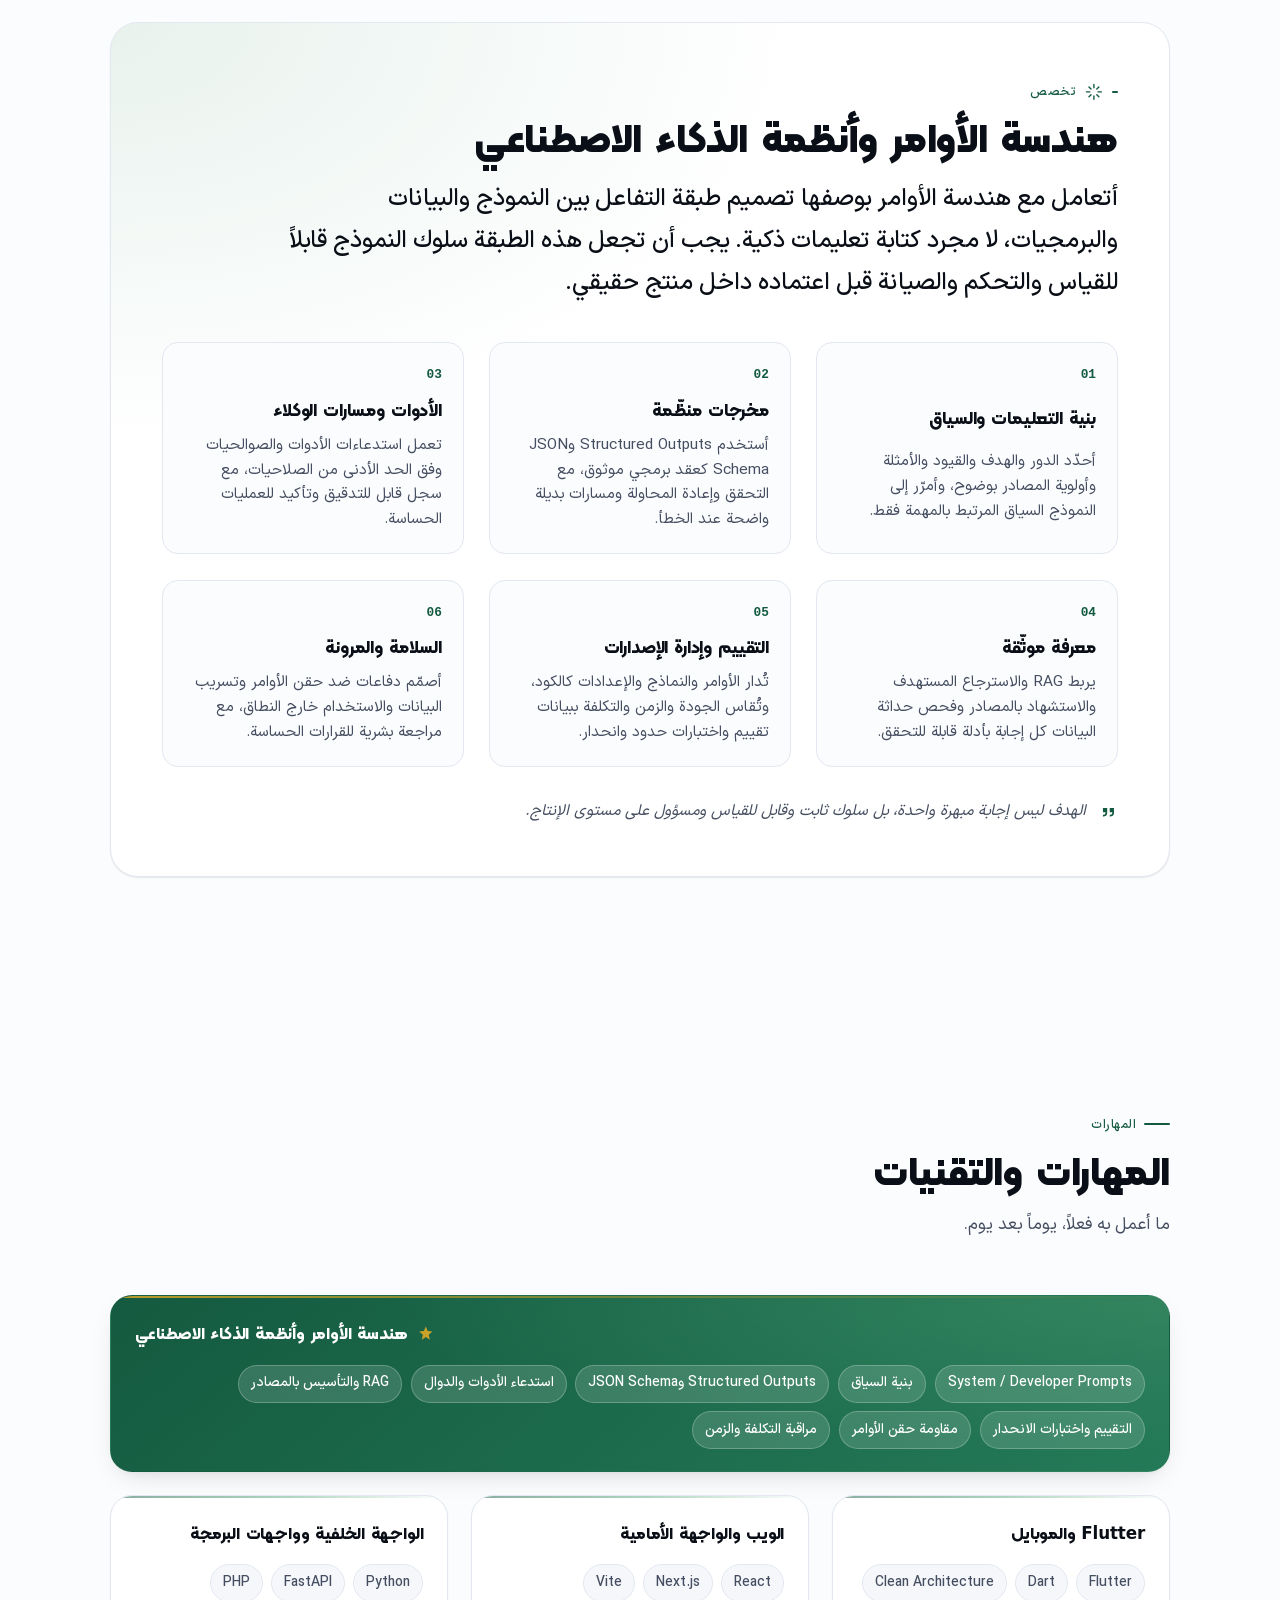
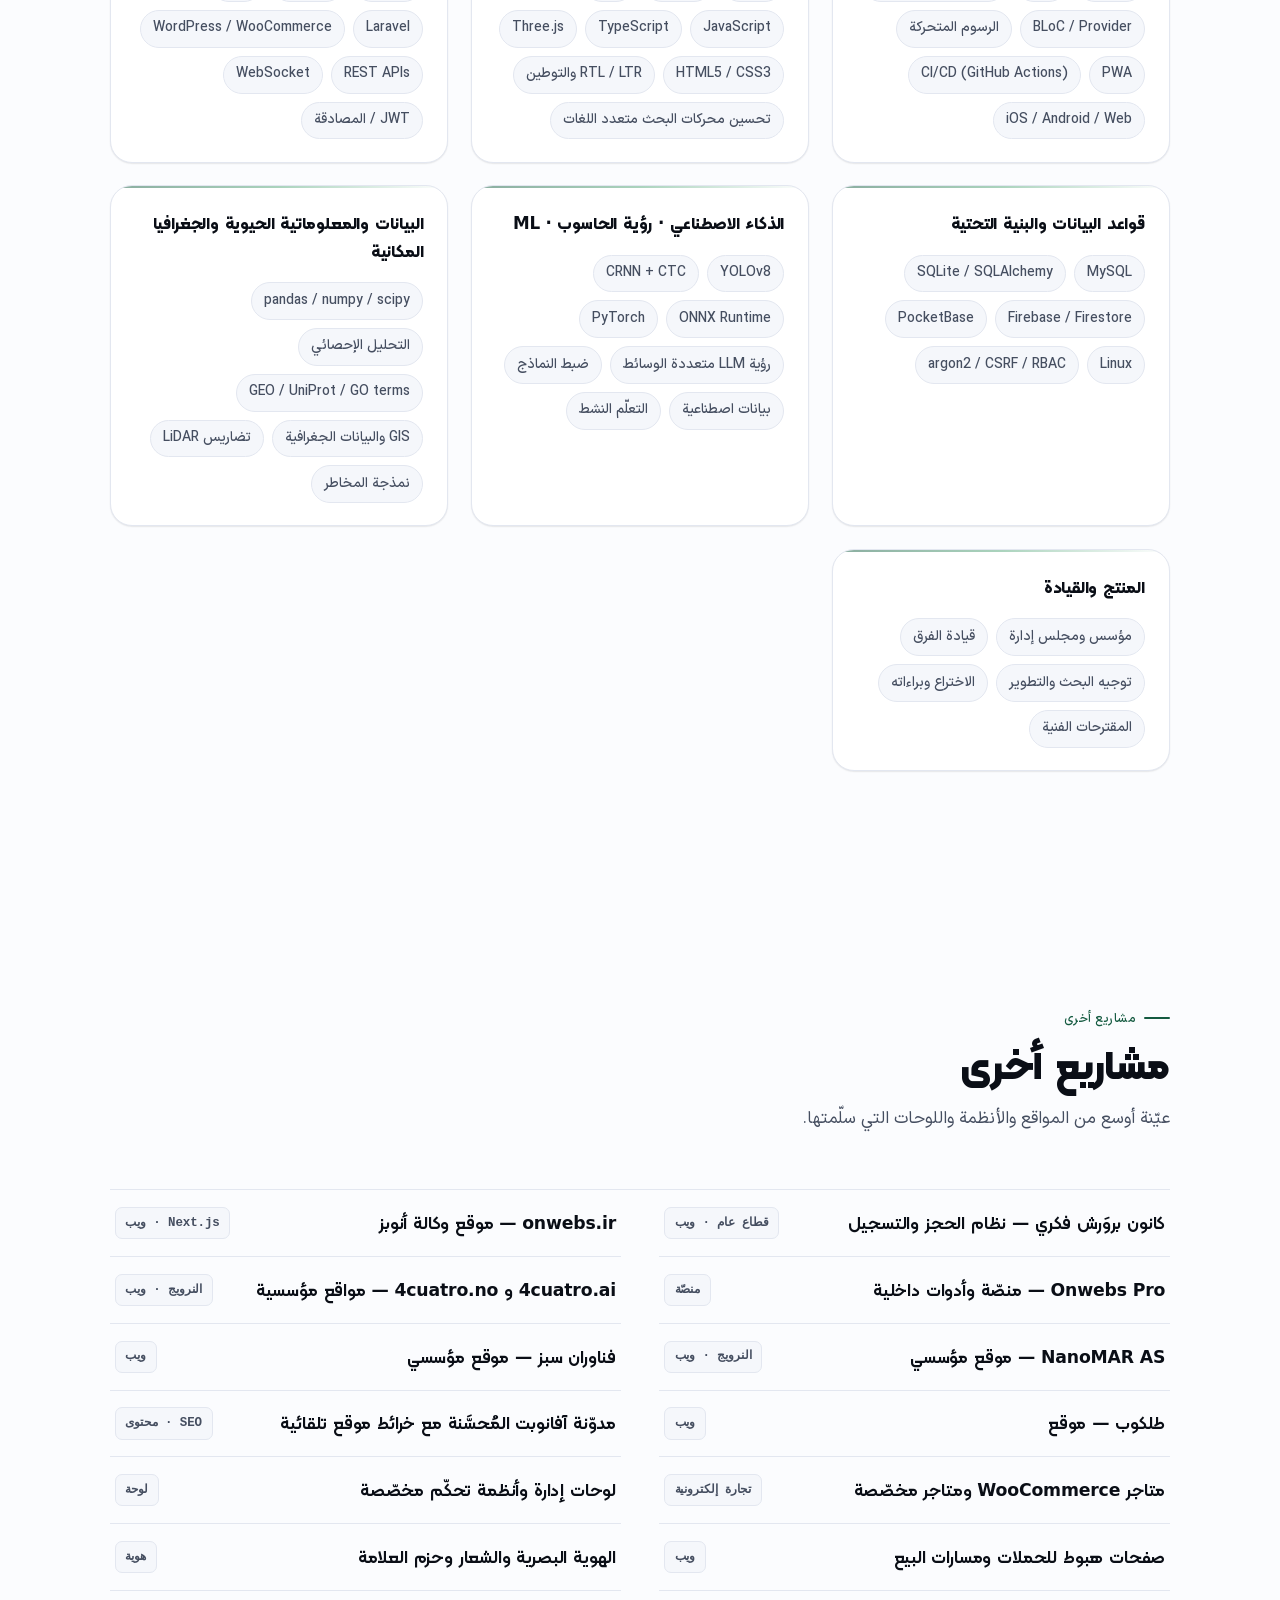
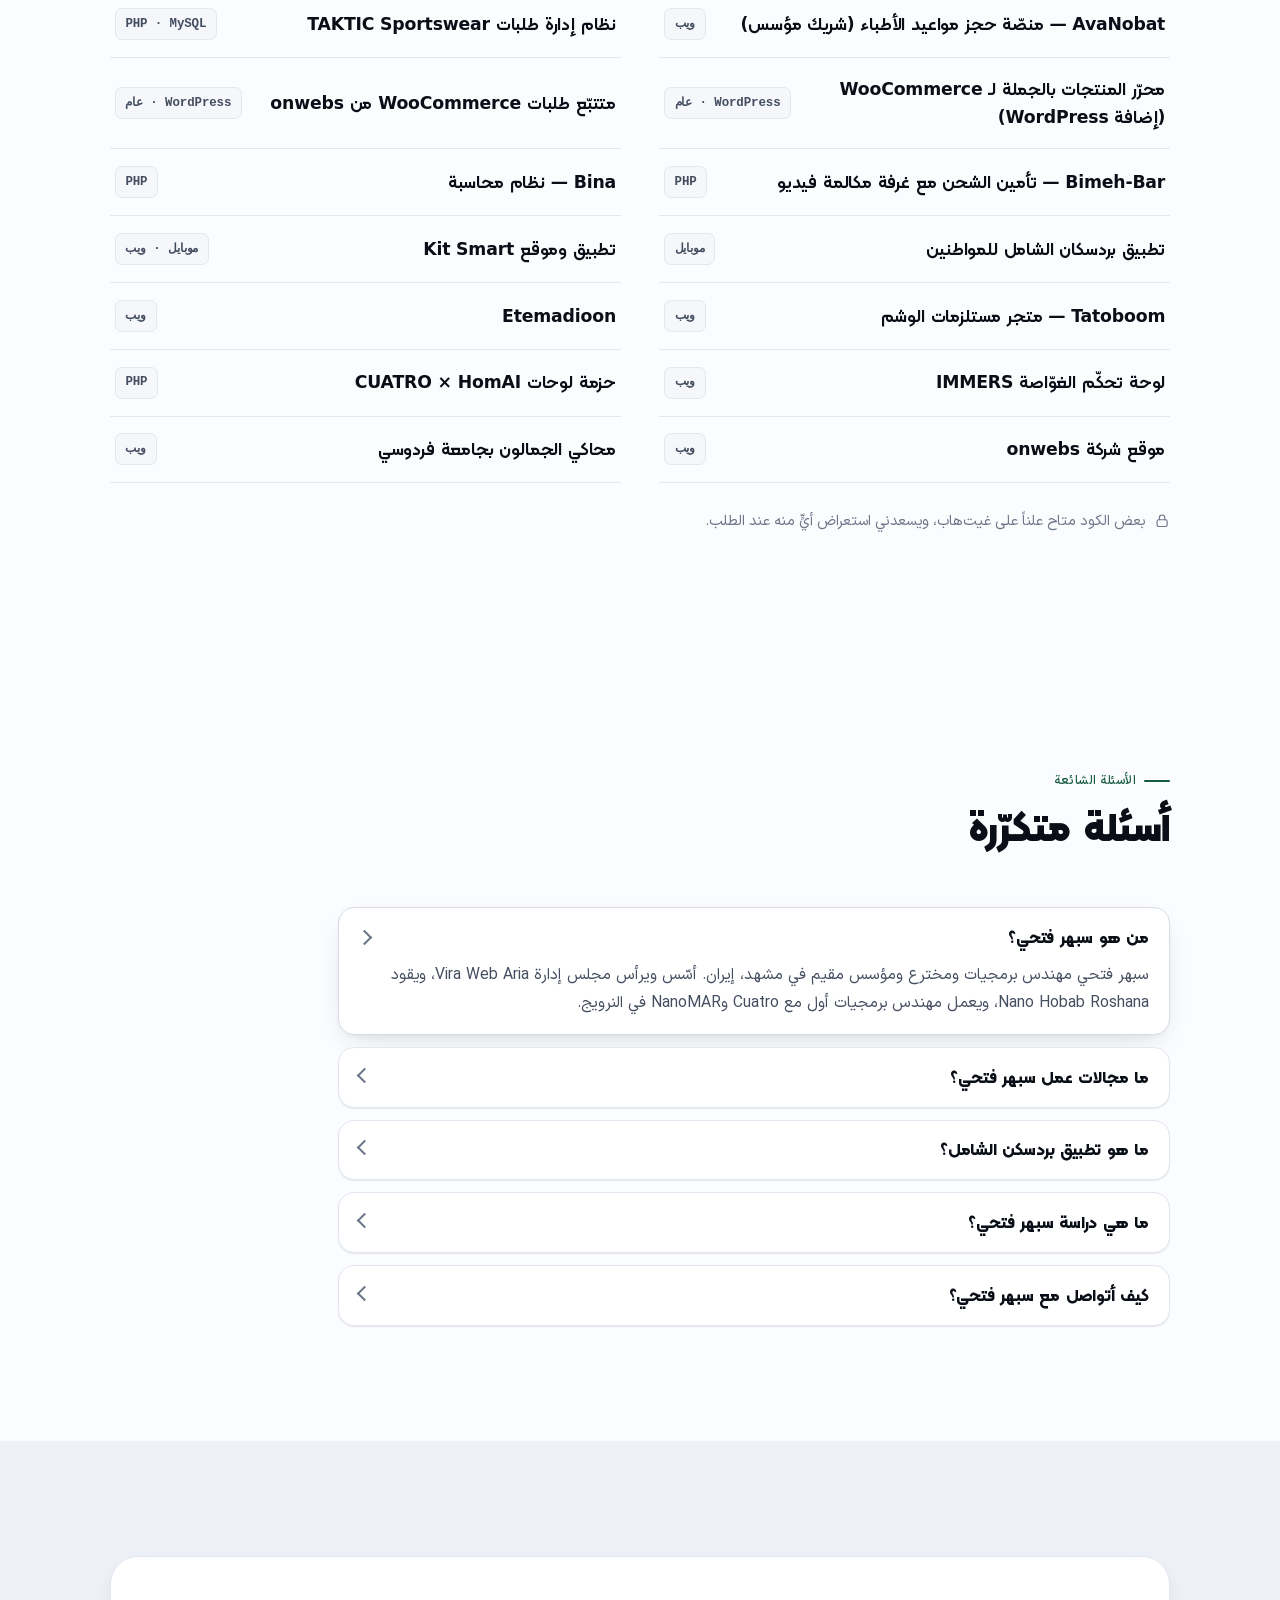
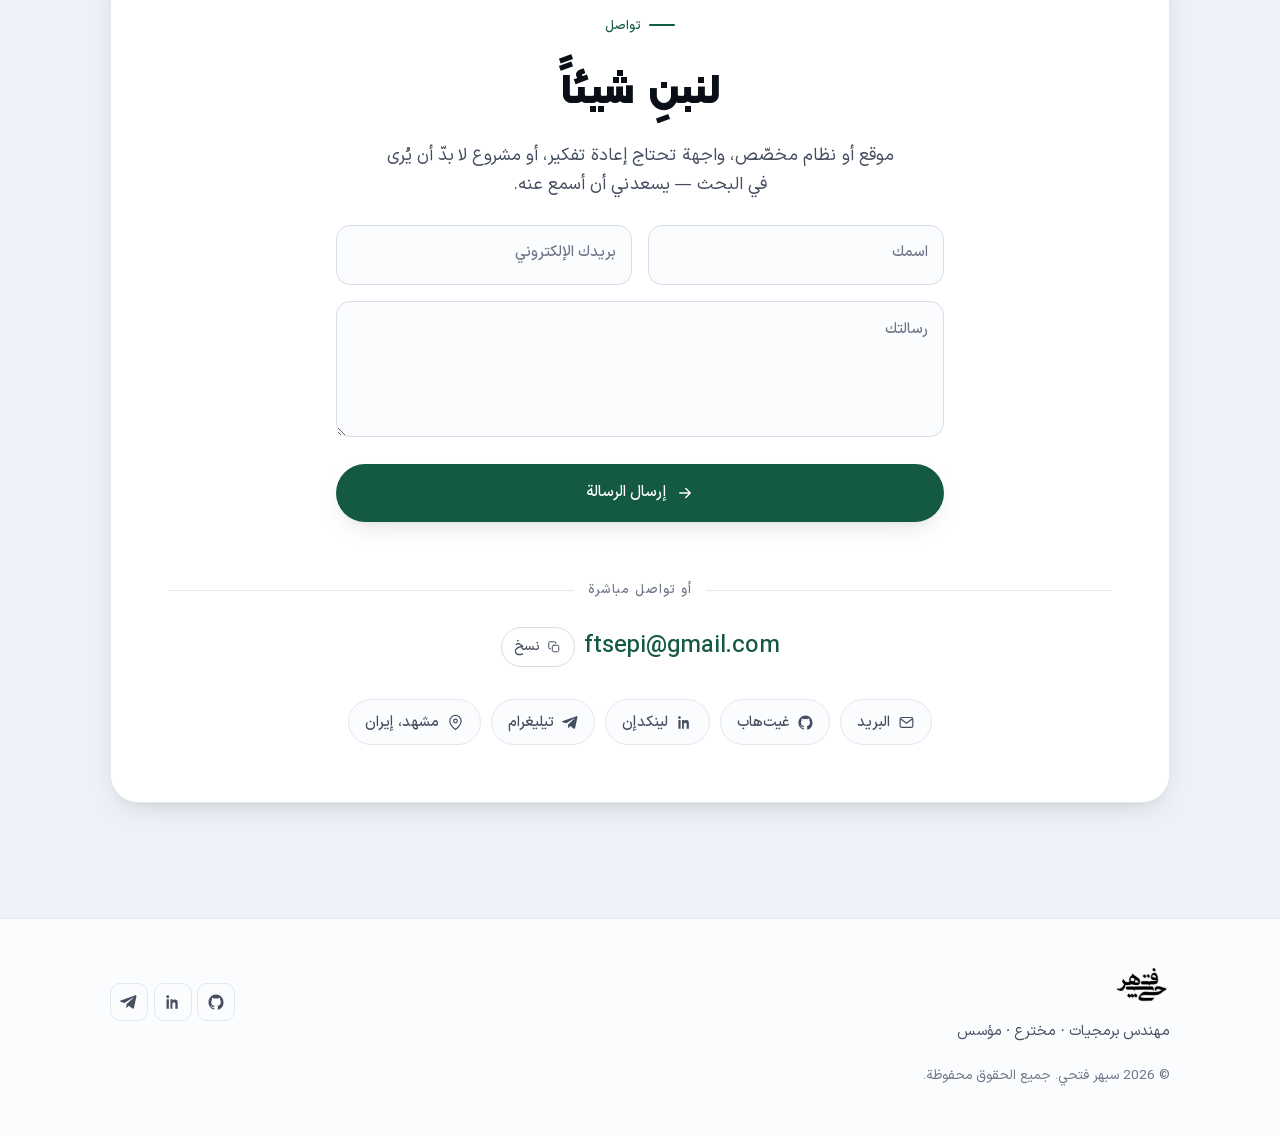
<file: ar/index.html>
<!doctype html>
<html lang="ar" dir="rtl">
<head>
  <meta charset="utf-8" />
  <meta name="viewport" content="width=device-width, initial-scale=1, viewport-fit=cover" />
  <meta name="color-scheme" content="light dark" />
  <meta name="theme-color" content="#fcfcfb" />
  <title>سبهر فتحي — مهندس برمجيات، مخترع ومؤسس</title>
  <meta name="description" content="سبهر فتحي يبني برمجيات حقيقية — من تطبيقات Flutter متعددة المنصّات وتطبيقات المدن الشاملة إلى أنظمة الذكاء الاصطناعي ورؤية الحاسوب والمعلوماتية الحيوية. مخترع جهاز تنقية المياه بالفقاعات النانوية، مؤسس ورئيس مجلس إدارة Vira Web Aria، الرئيس التنفيذي لـ Nano Hobab Roshana، ومهندس أول في Cuatro وNanoMAR. مقيم في مشهد، إيران." />
  <meta name="keywords" content="سبهر فتحي, مهندس برمجيات, مطوّر Flutter, مخترع, تنقية المياه بالفقاعات النانوية, مؤسس, Vira Web Aria, Nano Hobab Roshana, Cuatro, NanoMAR, هندسة الأوامر, رؤية الحاسوب, المعلوماتية الحيوية, Python, FastAPI, React, PHP, مشهد" />
  <meta name="author" content="سبهر فتحي" />
  <meta name="robots" content="index, follow, max-image-preview:large" />
  <link rel="canonical" href="https://sep.onwebs.ir/ar/" />
  <link rel="alternate" hreflang="fa" href="https://sep.onwebs.ir/fa/" />
  <link rel="alternate" hreflang="en" href="https://sep.onwebs.ir/en/" />
  <link rel="alternate" hreflang="ar" href="https://sep.onwebs.ir/ar/" />
  <link rel="alternate" hreflang="zh-Hans" href="https://sep.onwebs.ir/zh/" />
  <link rel="alternate" hreflang="ru" href="https://sep.onwebs.ir/ru/" />
  <link rel="alternate" hreflang="es" href="https://sep.onwebs.ir/es/" />
  <link rel="alternate" hreflang="nb-NO" href="https://sep.onwebs.ir/no/" />
  <link rel="alternate" hreflang="x-default" href="https://sep.onwebs.ir/fa/" />
  <meta property="og:type" content="profile" />
  <meta property="og:site_name" content="سبهر فتحي" />
  <meta property="og:title" content="سبهر فتحي — مهندس برمجيات، مخترع ومؤسس" />
  <meta property="og:description" content="سبهر فتحي يبني برمجيات حقيقية — من تطبيقات Flutter متعددة المنصّات وتطبيقات المدن الشاملة إلى أنظمة الذكاء الاصطناعي ورؤية الحاسوب والمعلوماتية الحيوية. مخترع جهاز تنقية المياه بالفقاعات النانوية، مؤسس ورئيس مجلس إدارة Vira Web Aria، الرئيس التنفيذي لـ Nano Hobab Roshana، ومهندس أول في Cuatro وNanoMAR. مقيم في مشهد، إيران." />
  <meta property="og:url" content="https://sep.onwebs.ir/ar/" />
  <meta property="og:locale" content="ar_AR" />
  <meta name="twitter:card" content="summary_large_image" />
  <meta name="twitter:title" content="سبهر فتحي — مهندس برمجيات، مخترع ومؤسس" />
  <meta name="twitter:description" content="سبهر فتحي يبني برمجيات حقيقية — من تطبيقات Flutter متعددة المنصّات وتطبيقات المدن الشاملة إلى أنظمة الذكاء الاصطناعي ورؤية الحاسوب والمعلوماتية الحيوية. مخترع جهاز تنقية المياه بالفقاعات النانوية، مؤسس ورئيس مجلس إدارة Vira Web Aria، الرئيس التنفيذي لـ Nano Hobab Roshana، ومهندس أول في Cuatro وNanoMAR. مقيم في مشهد، إيران." />
  <link rel="icon" type="image/png" sizes="512x512" href="../favicon.png" />
  <link rel="icon" type="image/png" sizes="32x32" href="../favicon-32.png" />
  <link rel="apple-touch-icon" href="../apple-touch-icon.png" />
  <link rel="manifest" href="../manifest.webmanifest" />
  <link rel="stylesheet" href="../assets/css/styles.css?v=28" />
  <script type="application/ld+json">{"@context":"https://schema.org","@type":"ProfilePage","@id":"https://sep.onwebs.ir/ar/#profile","url":"https://sep.onwebs.ir/ar/","dateModified":"2026-07-30","mainEntity":{"@type":"Person","name":"سبهر فتحي","jobTitle":"مهندس برمجيات · مخترع · مؤسس","description":"سبهر فتحي يبني برمجيات حقيقية — من تطبيقات Flutter متعددة المنصّات وتطبيقات المدن الشاملة إلى أنظمة الذكاء الاصطناعي ورؤية الحاسوب والمعلوماتية الحيوية. مخترع جهاز تنقية المياه بالفقاعات النانوية، مؤسس ورئيس مجلس إدارة Vira Web Aria، الرئيس التنفيذي لـ Nano Hobab Roshana، ومهندس أول في Cuatro وNanoMAR. مقيم في مشهد، إيران.","url":"https://sep.onwebs.ir/ar/","email":"mailto:ftsepi@gmail.com","address":{"@type":"PostalAddress","addressLocality":"Mashhad","addressCountry":"IR"},"sameAs":["https://github.com/sepehrfathi","https://www.linkedin.com/in/sepehr-fathi","https://t.me/sepehrfathi"],"knowsAbout":["Software Engineering","Full-stack Development","Applied AI","Prompt Engineering","Computer Vision","Flutter","Python","FastAPI","Bioinformatics","Geospatial Intelligence","Nano-bubble Technology","Bardaskan Citizen Super App"],"worksFor":[{"@type":"Organization","name":"Vira Web Aria"},{"@type":"Organization","name":"Nano Hobab Roshana"}],"@id":"https://sep.onwebs.ir/ar/#person","alternateName":["سپهر فتحی","سپهر","Sepehr Fathi","Sepehr"],"image":"https://sep.onwebs.ir/assets/images/sepehr-fathi-knit-portrait.webp","alumniOf":[{"@type":"CollegeOrUniversity","name":"Ferdowsi University of Mashhad","department":"Mechanical Engineering"},{"@type":"CollegeOrUniversity","name":"Islamic Azad University","department":"Computer Studies"},{"@type":"HighSchool","name":"Shahid Hasheminejad 4 High School (NODET), Mashhad"}]}}</script>
</head>
<body>
  <header class="header">
    <div class="container header__bar">
      <a href="#" class="brand" aria-label="سبهر فتحي">
        <img class="brand__logo" src="../assets/images/sepehrfathi.webp" alt="سبهر فتحي" width="673" height="590" />
      </a>
      <nav class="nav" aria-label="Primary"><a href="#about">نبذة</a><a href="#roles">الأدوار</a><a href="#edu">التعليم</a><a href="#ventures">الأعمال</a><a href="#skills">المهارات</a><a href="#prompt">هندسة الأوامر</a><a href="#work">مشاريع أخرى</a><a href="#contact">تواصل</a></nav>
      <div class="header__actions">
        <button class="icon-btn" data-theme-btn aria-label="المظهر" aria-pressed="false">
          <span class="only-dark"><svg viewBox="0 0 24 24" fill="none" stroke="currentColor" stroke-width="1.7" stroke-linecap="round" stroke-linejoin="round"><circle cx="12" cy="12" r="4"/><path d="M12 2v2M12 20v2M4.9 4.9l1.4 1.4M17.7 17.7l1.4 1.4M2 12h2M20 12h2M4.9 19.1l1.4-1.4M17.7 6.3l1.4-1.4"/></svg></span><span class="only-light"><svg viewBox="0 0 24 24" fill="none" stroke="currentColor" stroke-width="1.7" stroke-linecap="round" stroke-linejoin="round"><path d="M21 12.8A9 9 0 1 1 11.2 3a7 7 0 0 0 9.8 9.8Z"/></svg></span>
        </button>
        <div class="menu-wrap" data-lang-wrap>
          <button class="icon-btn" data-lang-btn aria-label="اللغة" aria-haspopup="true" aria-expanded="false"><svg viewBox="0 0 24 24" fill="none" stroke="currentColor" stroke-width="1.7" stroke-linecap="round" stroke-linejoin="round"><circle cx="12" cy="12" r="9"/><path d="M3 12h18M12 3c2.5 2.6 3.8 5.7 3.8 9S14.5 18.4 12 21c-2.5-2.6-3.8-5.7-3.8-9S9.5 5.6 12 3Z"/></svg></button>
          <div class="menu" data-lang-menu role="menu"><a href="../fa/" hreflang="fa">فارسی<span>fa</span></a><a href="../en/" hreflang="en">English<span>en</span></a><a href="../ar/" hreflang="ar" aria-current="true">العربية<span>ar</span></a><a href="../zh/" hreflang="zh-Hans">简体中文<span>zh-Hans</span></a><a href="../ru/" hreflang="ru">Русский<span>ru</span></a><a href="../es/" hreflang="es">Español<span>es</span></a><a href="../no/" hreflang="nb-NO">Norsk<span>nb-NO</span></a></div>
        </div>
        <a href="#" class="btn btn--primary btn--sm" data-print><svg viewBox="0 0 24 24" fill="none" stroke="currentColor" stroke-width="1.9" stroke-linecap="round" stroke-linejoin="round"><path d="M5 12h14M13 6l6 6-6 6"/></svg>تنزيل السيرة الذاتية</a>
      </div>
    </div>
  </header>

  <div class="site">
    <!-- HERO -->
    <section class="hero" id="top">
      <div class="hero__glow" aria-hidden="true"></div>
      <div class="container hero__inner">
        <div class="hero__text">
          <span class="hero__eyebrow reveal">مهندس برمجيات · مخترع · مؤسس</span>
          <h1 class="hero__name reveal">سبهر فتحي</h1>
          <p class="hero__role reveal">أبني برمجيات تعمل فعلاً — من تطبيقات Flutter متعددة المنصّات إلى أنظمة الذكاء الاصطناعي ورؤية الحاسوب — ولديّ اختراع خاص بي: جهاز تنقية المياه بالفقاعات النانوية.</p>
          <div class="hero__meta reveal"><span><svg viewBox="0 0 24 24" fill="none" stroke="currentColor" stroke-width="1.7" stroke-linecap="round" stroke-linejoin="round"><path d="M20 10c0 6-8 12-8 12s-8-6-8-12a8 8 0 0 1 16 0Z"/><circle cx="12" cy="10" r="2.6"/></svg>مشهد، إيران</span></div>
          <div class="hero__cta reveal">
            <a href="#" class="btn btn--primary" data-print><svg viewBox="0 0 24 24" fill="none" stroke="currentColor" stroke-width="1.9" stroke-linecap="round" stroke-linejoin="round"><path d="M5 12h14M13 6l6 6-6 6"/></svg>تنزيل السيرة الذاتية</a>
            <a href="#contact" class="btn btn--ghost">تواصل معي</a>
            <a href="#ventures" class="btn btn--ghost">شاهد الأعمال</a>
          </div>
          <div class="hero__socials reveal">
  <a href="https://github.com/sepehrfathi" target="_blank" rel="noopener" aria-label="GitHub" class=""><svg viewBox="0 0 24 24" fill="currentColor" stroke="none"><path d="M12 2C6.48 2 2 6.58 2 12.25c0 4.53 2.87 8.37 6.85 9.73.5.1.68-.22.68-.49l-.01-1.7c-2.79.62-3.38-1.22-3.38-1.22-.45-1.18-1.11-1.5-1.11-1.5-.91-.64.07-.62.07-.62 1 .07 1.53 1.06 1.53 1.06.9 1.57 2.36 1.12 2.94.85.09-.66.35-1.12.63-1.38-2.22-.26-4.56-1.14-4.56-5.07 0-1.12.39-2.03 1.03-2.75-.1-.26-.45-1.3.1-2.71 0 0 .84-.28 2.75 1.05a9.4 9.4 0 0 1 5 0c1.91-1.33 2.75-1.05 2.75-1.05.55 1.41.2 2.45.1 2.71.64.72 1.03 1.63 1.03 2.75 0 3.94-2.34 4.81-4.57 5.06.36.32.68.94.68 1.9l-.01 2.82c0 .27.18.59.69.49A10.26 10.26 0 0 0 22 12.25C22 6.58 17.52 2 12 2Z"/></svg></a>
  <a href="https://www.linkedin.com/in/sepehr-fathi" target="_blank" rel="noopener" aria-label="LinkedIn" class=""><svg viewBox="0 0 24 24" fill="currentColor" stroke="none"><path d="M6.94 5a1.94 1.94 0 1 1-3.88 0 1.94 1.94 0 0 1 3.88 0ZM3.4 8.4h3.1V21H3.4V8.4Zm5.2 0h2.97v1.72h.04c.41-.78 1.42-1.6 2.93-1.6 3.13 0 3.71 2.06 3.71 4.74V21h-3.1v-5.58c0-1.33-.02-3.04-1.85-3.04-1.85 0-2.14 1.45-2.14 2.94V21H8.6V8.4Z"/></svg></a>
  <a href="https://t.me/sepehrfathi" target="_blank" rel="noopener" aria-label="Telegram" class=""><svg viewBox="0 0 24 24" fill="currentColor" stroke="none"><path d="M21.9 4.6 18.6 20c-.24 1.08-.9 1.34-1.82.83l-5-3.68-2.42 2.33c-.27.27-.5.5-1 .5l.35-5.06L18.1 6.1c.4-.36-.09-.56-.62-.2L5.9 13.28.86 11.7c-1.1-.34-1.12-1.1.23-1.63L20.5 3.03c.9-.34 1.7.2 1.4 1.57Z"/></svg></a></div>
        </div>
        <div class="hero__photo reveal" aria-hidden="false">
          <span class="hero__photo-ring" aria-hidden="true"></span>
          <img src="../assets/images/sepehr-fathi-knit-portrait.webp" alt="سبهر فتحي" width="1122" height="1402" loading="eager" decoding="async" />
        </div>
      </div>
    </section>

    <!-- STATS -->
    <section class="container" style="padding-block:0 var(--section-y)">
      <div class="stats"><div class="stat reveal"><div class="stat__num">87+</div><div class="stat__label">مشروع منجز</div></div><div class="stat reveal"><div class="stat__num">6+</div><div class="stat__label">شركة وشركة ناشئة</div></div><div class="stat reveal"><div class="stat__num">5+</div><div class="stat__label">سنوات خبرة</div></div><div class="stat reveal"><div class="stat__num">1</div><div class="stat__label">اختراع — جهاز تنقية المياه بالفقاعات النانوية</div></div></div>
    </section>

    <!-- ABOUT -->
    <section class="section" id="about">
      <div class="container">
        <div class="section-head reveal">
          <span class="eyebrow">نبذة</span>
          <h2 class="section-title">نبذة</h2>
        </div>
        <div class="about__grid">
          <div>
            <p class="about__lead reveal">أنا مهندس برمجيات ومخترع ومؤسس، أُطلق أنظمة حقيقية تعمل فعلاً — لا مجرد عروض تجريبية.</p>
            <div class="about__body"><p>أنا سبهر فتحي. منذ عام 2021 أعمل باحترافية في مجال البرمجيات — تطبيقات Flutter متعددة المنصّات، وتطبيقات PWA، ولوحات إدارة بلدية وتطبيقات شاملة للمواطنين (بردسكان وغيرها)، إضافة إلى الويب والواجهة الخلفية. أسّست Vira Web Aria وأشغل اليوم منصب رئيس مجلس إدارتها.</p><p>أنا اليوم شريك مؤسس في عدة شركات ناشئة (Shenasnameh Khodro وMasraf وAvaNobat)، والرئيس التنفيذي لـ Nano Hobab Roshana ومخترع جهاز تنقية المياه بالفقاعات النانوية الخاص بها، ومهندس أول للشركتين النرويجيتين Cuatro وNanoMAR. إلى جانب ذلك أبني أنظمة الذكاء الاصطناعي ورؤية الحاسوب — باحث عن السيارات يعمل دون اتصال عبر لوحات الترخيص الإيرانية، ومنصّة لتقييم مخاطر العقارات لشركات التأمين النرويجية، ومحرك معلوماتية حيوية لاكتشاف أهداف CAR-T.</p></div>
          </div>
          <div class="reveal">
            <div class="orbs" data-orbs aria-hidden="true"><span class="orb" style="--x:4%;--y:16%;--s:30%;--dur:9.5s;--dly:0s;--dx:5px;--dy:-15px"><img src="../assets/images/tech/reactjs.png" alt="" width="256" height="256" loading="lazy" decoding="async" /></span><span class="orb" style="--x:41%;--y:2%;--s:22%;--dur:11s;--dly:-2.4s;--dx:-6px;--dy:-11px"><img src="../assets/images/tech/typescript.png" alt="" width="256" height="256" loading="lazy" decoding="async" /></span><span class="orb" style="--x:70%;--y:19%;--s:26%;--dur:8.6s;--dly:-1.1s;--dx:4px;--dy:-16px"><img src="../assets/images/tech/javascript.png" alt="" width="256" height="256" loading="lazy" decoding="async" /></span><span class="orb" style="--x:48%;--y:37%;--s:18%;--dur:12s;--dly:-3.6s;--dx:-5px;--dy:-9px"><img src="../assets/images/tech/nodejs.png" alt="" width="256" height="256" loading="lazy" decoding="async" /></span><span class="orb" style="--x:16%;--y:55%;--s:24%;--dur:10.2s;--dly:-.7s;--dx:6px;--dy:-13px"><img src="../assets/images/tech/docker.png" alt="" width="256" height="256" loading="lazy" decoding="async" /></span><span class="orb" style="--x:74%;--y:56%;--s:20%;--dur:9s;--dly:-2.9s;--dx:-4px;--dy:-12px"><img src="../assets/images/tech/mongodb.png" alt="" width="256" height="256" loading="lazy" decoding="async" /></span><span class="orb" style="--x:43%;--y:72%;--s:23%;--dur:11.6s;--dly:-1.8s;--dx:5px;--dy:-10px"><img src="../assets/images/tech/git.png" alt="" width="256" height="256" loading="lazy" decoding="async" /></span><span class="orb" style="--x:5%;--y:82%;--s:17%;--dur:8.2s;--dly:-4.2s;--dx:-5px;--dy:-14px"><img src="../assets/images/tech/html.png" alt="" width="256" height="256" loading="lazy" decoding="async" /></span></div>
          </div>
        </div>
      </div>
    </section>

    <!-- ROLES -->
    <section class="section" id="roles">
      <div class="container">
        <div class="section-head reveal">
          <span class="eyebrow">الأدوار</span>
          <h2 class="section-title">الأدوار والقيادة</h2>
          <p class="section-sub">تأسيس ورئاسة وقيادة وبناء — عبر المنتج والهندسة والبحث والتطوير.</p>
        </div>
        <div class="roles__list">
      <article class="role reveal">
        <div><span class="role__badge">رئيس مجلس الإدارة</span></div>
        <div class="role__main">
          <h3 class="role__org">Vira Web Aria (Onwebs)</h3>
          <div class="role__role">مؤسس ورئيس مجلس الإدارة</div>
          <p class="role__detail">أسّست Vira Web Aria — الشركة التي تقف خلف وكالة Onwebs الرقمية (الويب والتطبيقات والتصميم وتحسين محركات البحث والتسويق) وقسم البحث والتطوير الخاص بمنتجاتها — وأترأس مجلس إدارتها.</p>
          <span class="role__loc"><svg viewBox="0 0 24 24" fill="none" stroke="currentColor" stroke-width="1.7" stroke-linecap="round" stroke-linejoin="round"><path d="M20 10c0 6-8 12-8 12s-8-6-8-12a8 8 0 0 1 16 0Z"/><circle cx="12" cy="10" r="2.6"/></svg>مشهد، إيران</span>
        </div>
      </article>
      <article class="role reveal">
        <div><span class="role__badge">الرئيس التنفيذي</span></div>
        <div class="role__main">
          <h3 class="role__org">Nano Hobab Roshana</h3>
          <div class="role__role">الرئيس التنفيذي والمخترع</div>
          <p class="role__detail">الرئيس التنفيذي للشركة التي تتولّى تسويق جهاز معالجة المياه بالفقاعات النانوية الذي اخترعته.</p>
          <span class="role__loc"><svg viewBox="0 0 24 24" fill="none" stroke="currentColor" stroke-width="1.7" stroke-linecap="round" stroke-linejoin="round"><path d="M20 10c0 6-8 12-8 12s-8-6-8-12a8 8 0 0 1 16 0Z"/><circle cx="12" cy="10" r="2.6"/></svg>إيران</span>
        </div>
      </article>
      <article class="role reveal">
        <div><span class="role__badge">شريك مؤسس</span></div>
        <div class="role__main">
          <h3 class="role__org">Shenasnameh Khodro، Masraf، AvaNobat</h3>
          <div class="role__role">شريك مؤسس</div>
          <p class="role__detail">شريك مؤسس في عدة شركات ناشئة قائمة على المنتجات — منصّة لهوية المركبات، وتطبيق لتتبّع الاستهلاك، وتطبيق للمواعيد والحجز.</p>
          <span class="role__loc"><svg viewBox="0 0 24 24" fill="none" stroke="currentColor" stroke-width="1.7" stroke-linecap="round" stroke-linejoin="round"><path d="M20 10c0 6-8 12-8 12s-8-6-8-12a8 8 0 0 1 16 0Z"/><circle cx="12" cy="10" r="2.6"/></svg>إيران</span>
        </div>
      </article>
      <article class="role reveal">
        <div><span class="role__badge">مهندس أول</span></div>
        <div class="role__main">
          <h3 class="role__org">Cuatro وNanoMAR</h3>
          <div class="role__role">مهندس برمجيات أول</div>
          <p class="role__detail">مطوّر أول يبني منصّات مدفوعة بالذكاء الاصطناعي ومنصّات جغرافية مكانية — بما في ذلك نظام نرويجي لتقييم مخاطر العقارات — لشركتَي تقنية.</p>
          <span class="role__loc"><svg viewBox="0 0 24 24" fill="none" stroke="currentColor" stroke-width="1.7" stroke-linecap="round" stroke-linejoin="round"><path d="M20 10c0 6-8 12-8 12s-8-6-8-12a8 8 0 0 1 16 0Z"/><circle cx="12" cy="10" r="2.6"/></svg>النرويج</span>
        </div>
      </article>
      <article class="role reveal role--bardaskan">
        <div><span class="role__badge">مطور أول</span></div>
        <div class="role__main">
          <h3 class="role__org">تطبيق بردسكن الشامل للمواطنين</h3>
          <div class="role__role">المطور الأول للتطبيق الشامل</div>
          <p class="role__detail">القيادة التقنية وتطوير تطبيق خدمات المواطنين في بردسكن لنظام أندرويد والويب، جامعاً الخدمات البلدية والمعلومات والتواصل مع المواطنين في منتج متعدد المنصات.</p>
          <div class="role__links"><a href="https://cafebazaar.ir/app/com.example.flutter_application_1" target="_blank" rel="noopener">نسخة أندرويد على بازار</a><a href="https://app.bardaskan.ir" target="_blank" rel="noopener">تطبيق بردسكن على الويب</a></div>
          <span class="role__loc"><svg viewBox="0 0 24 24" fill="none" stroke="currentColor" stroke-width="1.7" stroke-linecap="round" stroke-linejoin="round"><path d="M20 10c0 6-8 12-8 12s-8-6-8-12a8 8 0 0 1 16 0Z"/><circle cx="12" cy="10" r="2.6"/></svg>بردسكن، إيران</span>
        </div>
      </article></div>
      </div>
    </section>

    <!-- EDUCATION -->
    <section class="section" id="edu">
      <div class="container">
        <div class="section-head reveal">
          <span class="eyebrow"><svg viewBox="0 0 24 24" fill="none" stroke="currentColor" stroke-width="1.7" stroke-linecap="round" stroke-linejoin="round"><path d="m12 4 10 4.6-10 4.6L2 8.6 12 4Z"/><path d="M6.5 10.8V15c0 1.8 2.5 3.2 5.5 3.2s5.5-1.4 5.5-3.2v-4.2"/></svg>التعليم</span>
          <h2 class="section-title">التعليم</h2>
          <p class="section-sub">أساس هندسي يجمع بين الميكانيكا والبرمجيات والتقنية.</p>
        </div>
        <div class="roles__list">
      <article class="role reveal">
        <div><span class="role__badge">بكالوريوس</span></div>
        <div class="role__main">
          <h3 class="role__org">جامعة فردوسي في مشهد</h3>
          <div class="role__role">الهندسة الميكانيكية</div>
          <p class="role__detail">دراسة هندسية تركّز على التحليل والتصميم والتفكير المنظومي؛ وهي قاعدة أستخدمها في هندسة المنتجات وحل المشكلات التقنية.</p>
          <span class="role__loc"><svg viewBox="0 0 24 24" fill="none" stroke="currentColor" stroke-width="1.7" stroke-linecap="round" stroke-linejoin="round"><path d="M20 10c0 6-8 12-8 12s-8-6-8-12a8 8 0 0 1 16 0Z"/><circle cx="12" cy="10" r="2.6"/></svg>مشهد، إيران</span>
        </div>
      </article>
      <article class="role reveal">
        <div><span class="role__badge">بكالوريوس</span></div>
        <div class="role__main">
          <h3 class="role__org">الجامعة الإسلامية الحرة</h3>
          <div class="role__role">علوم الحاسوب</div>
          <p class="role__detail">دراسة الحاسوب استكمالاً لمساري المهني في تطوير البرمجيات وتصميم الأنظمة والتقنيات الذكية.</p>
          <span class="role__loc"><svg viewBox="0 0 24 24" fill="none" stroke="currentColor" stroke-width="1.7" stroke-linecap="round" stroke-linejoin="round"><path d="M20 10c0 6-8 12-8 12s-8-6-8-12a8 8 0 0 1 16 0Z"/><circle cx="12" cy="10" r="2.6"/></svg>إيران</span>
        </div>
      </article>
      <article class="role reveal">
        <div><span class="role__badge">دبلوم ثانوي</span></div>
        <div class="role__main">
          <h3 class="role__org">ثانوية الشهيد هاشمي نجاد ٤</h3>
          <div class="role__role">مدرسة الموهوبين (NODET)</div>
          <p class="role__detail">تعليم ثانوي ضمن برنامج الطلبة الموهوبين، حيث تشكّل التفكير التحليلي والاهتمام بالهندسة.</p>
          <span class="role__loc"><svg viewBox="0 0 24 24" fill="none" stroke="currentColor" stroke-width="1.7" stroke-linecap="round" stroke-linejoin="round"><path d="M20 10c0 6-8 12-8 12s-8-6-8-12a8 8 0 0 1 16 0Z"/><circle cx="12" cy="10" r="2.6"/></svg>مشهد، إيران</span>
        </div>
      </article></div>
      </div>
    </section>

    <!-- VENTURES -->
    <section class="section" id="ventures" data-reference-merged="true">
      <div class="container">
        <div class="section-head reveal">
          <span class="eyebrow">الأعمال</span>
          <h2 class="section-title">أعمال مختارة</h2>
          <p class="section-sub">منتجات تُظهر المدى — كلٌّ منها حقيقي ومُسلَّم.</p>
        </div>
        <div class="ventures__grid">
      <article class="venture reveal venture--wide">
        <div class="venture__head">
          <h3 class="venture__name">آفانوبت</h3>
          <span class="venture__kicker">الصحة · منصّة</span>
        </div>
        <p class="venture__summary">منصّة حجز مواعيد الأطباء والعيادات في مشهد التي أسّستها — من بحث المريض إلى لوحات السكرتير والمدير، مع صفحة مُهيّأة للـ SEO لكل طبيب.</p>
        <ul class="venture__points"><li>بحث حسب التخصص أو الطبيب، مع دعم عدّة عيادات للطبيب الواحد.</li><li>رسائل SMS و OTP للمريض والسكرتير والمدير؛ لوحة إدارة فارسية كاملة.</li><li>SEO من جهة الخادم لكل طبيب، وتحسين محلي، ومدوّنة موجّهة للبحث.</li><li>من تعريف المنتج والواجهة إلى الخلفية والـ SEO — المسار كاملاً.</li></ul>
        <div class="venture__foot">
          <div class="venture__stack"><span class="tag">PHP</span><span class="tag">MySQL</span><span class="tag">SEO من جهة الخادم</span><span class="tag">SMS / OTP</span><span class="tag">لوحة إدارة</span></div>
          <div class="venture__metric"><b>لكل طبيب</b><span>صفحة مخصّصة ومُحسَّنة</span></div>
        </div>
      </article><article class="venture reveal">
        <div class="venture__head">
          <h3 class="venture__name">تطبيق بردسكن الشامل للمدينة الذكية</h3>
          <span class="venture__kicker">مدينة ذكية · بلدية</span>
        </div>
        <p class="venture__summary">تطبيق شامل لخدمات بلدية بردسكن: الخدمات البلدية والإعلانات وقناة التواصل بين الأهالي والبلدية في تطبيق واحد.</p>
        <ul class="venture__points"><li>خدمات المواطنين والطلبات البلدية من مدخل واحد.</li><li>واجهة فارسية من اليمين لليسار مصمّمة لجمهور عام غير تقني.</li><li>مشروع للقطاع العام سُلِّم تحت علامة أنوبز.</li></ul>
        <div class="venture__foot">
          <div class="venture__stack"><span class="tag">تطبيق مواطنين</span><span class="tag">UI/UX</span><span class="tag">RTL</span><span class="tag">قطاع عام</span></div>
          <div class="venture__metric"><b>بلدي</b><span>مشروع للقطاع العام</span></div>
        </div>
      </article><article class="venture reveal">
        <div class="venture__head">
          <h3 class="venture__name">تقويم وأتمتة أنوبز</h3>
          <span class="venture__kicker">أدوات داخلية · PWA</span>
        </div>
        <p class="venture__summary">منصّة التقويم والأتمتة الداخلية في أنوبز: تقويم PWA، ولوحة مهام، وإشعارات، ومركز اتصال، وودجات أصلية.</p>
        <ul class="venture__points"><li>تقويم PWA مع لوحة مهام وسير عمل للفريق.</li><li>أتمتة الشركة والإشعارات ومركز الاتصال.</li><li>ودجات أصلية وتجربة قابلة للتثبيت على الهاتف.</li></ul>
        <div class="venture__foot">
          <div class="venture__stack"><span class="tag">PWA</span><span class="tag">أتمتة</span><span class="tag">إشعارات</span><span class="tag">ودجات أصلية</span></div>
          <div class="venture__metric"><b>داخلي</b><span>أدوات فريق أنوبز</span></div>
        </div>
      </article><article class="venture reveal">
        <div class="venture__head">
          <h3 class="venture__name">شناسنامه خودرو</h3>
          <span class="venture__kicker">منصّة · سيارات</span>
        </div>
        <p class="venture__summary">ملف رقمي لكل سيارة: تاريخ الأعمال الفنية والإصلاحات في سجلّ واحد أونلاين ينتقل بوضوح إلى المشتري التالي عند البيع.</p>
        <ul class="venture__points"><li>سجلّ هوية وتاريخ فني أونلاين لكل مركبة.</li><li>تدوين الإصلاحات والصيانة الدورية في ملف واحد.</li><li>نقل شفّاف للتاريخ — ثقة في صفقة السيارة المستعملة.</li></ul>
        <div class="venture__foot">
          <div class="venture__stack"><span class="tag">منصّة</span><span class="tag">لوحة إدارة</span><span class="tag">RTL</span><span class="tag">منتج</span></div>
          <div class="venture__metric"><b>هوية</b><span>ملف رقمي لكل سيارة</span></div>
        </div>
      </article><article class="venture reveal">
        <div class="venture__head">
          <h3 class="venture__name">HomAI · 4cuatro</h3>
          <span class="venture__kicker">ذكاء اصطناعي جغرافي · النرويج</span>
        </div>
        <p class="venture__summary">منصّة تقرأ حالة المبنى والسقف من صور الأقمار الصناعية وتحوّلها إلى تحليل مخاطر ورؤية مالية لشركات التأمين والبنوك. أبني واجهة المنتج.</p>
        <ul class="venture__points"><li>واجهات منتج متجاوبة بـ React و Next.js و TypeScript.</li><li>لوحات معلومات وتصوير بيانات لمتابعة محافظ العقارات.</li><li>عمل على نظام التصميم وتنفيذ الواجهة من الفكرة إلى الإنتاج.</li></ul>
        <div class="venture__foot">
          <div class="venture__stack"><span class="tag">Next.js</span><span class="tag">TypeScript</span></div>
          <div class="venture__metric"><b>ESA</b><span>بدعم من وكالة الفضاء الأوروبية</span></div>
        </div>
      </article><article class="venture reveal venture--wide">
        <div class="venture__head">
          <h3 class="venture__name">PlateYab</h3>
          <span class="venture__kicker">رؤية الحاسوب</span>
        </div>
        <p class="venture__summary">باحث ذكي عن السيارات يعمل محلياً في مواقف السيارات، يقرأ لوحات الترخيص الإيرانية من الكاميرات الموجودة ويُظهر للزائر مكان سيارته بالضبط — مع صورة — خلال ثوانٍ، ويعمل بالكامل على جهاز mini-PC واحد داخل المبنى (كشك ALPR حقيقي مع لوحة إدارة عبر شبكة LAN).</p>
        <ul class="venture__points"><li>دمج الأدلة متعدد الإطارات يرفع الدقة من 79.4% (إطار واحد) إلى 98.3% مقيسة لكل سيارة — الابتكار الجوهري.</li><li>دقة 99.08% في تصنيف الأحرف على 8,383 عينة حقيقية محجوزة؛ قارئ CRNN+CTC دون تقطيع يعالج اللوحة كاملةً دفعة واحدة.</li><li>التعلّم النشط مع تدخّل بشري يضبط النموذج في الموقع، انطلاقاً من لقطات موقف السيارات نفسه.</li><li>غير متصل بالكامل ومُوطَّن: التقويم الجلالي، وملف PDF فارسي بنظام RTL، وأمان argon2/CSRF/RBAC.</li></ul>
        <div class="venture__foot">
          <div class="venture__stack"><span class="tag">Python</span><span class="tag">YOLOv8</span><span class="tag">CRNN+CTC</span><span class="tag">ONNX Runtime</span><span class="tag">FastAPI</span><span class="tag">SQLite</span></div>
          <div class="venture__metric"><b>98.3%</b><span>دقة اللوحة لكل سيارة</span></div>
        </div>
      </article><article class="venture reveal">
        <div class="venture__head">
          <h3 class="venture__name">كشف الأجسام الجوية</h3>
          <span class="venture__kicker">رؤية الحاسوب</span>
        </div>
        <p class="venture__summary">نموذج لكشف الأجسام قائم على YOLOv8 يرصد الأجسام الطائرة — الطيور والطائرات وغيرها من الأجسام الجوية — في الصور والفيديو المسجّل وبثّ كاميرا الويب المباشر، ضمن تطبيق ويب محلي يعمل بالكامل على جهازك.</p>
        <ul class="venture__points"><li>كشف آني متعدد الفئات للأجسام الجوية (الطيور والطائرات وأكثر).</li><li>ثلاثة أنماط إدخال — صورة مفردة، وملف فيديو، وكاميرا ويب مباشرة — خلف واجهة ويب محلية واحدة أنيقة.</li><li>استدلال YOLOv8 مع واجهة أمامية خفيفة بلغة JavaScript؛ لا شيء يغادر الجهاز.</li></ul>
        <div class="venture__foot">
          <div class="venture__stack"><span class="tag">YOLOv8</span><span class="tag">Python</span><span class="tag">JavaScript</span><span class="tag">تطبيق ويب محلي</span></div>
          <div class="venture__metric"><b>آني</b><span>طائر · طائرة · جوي</span></div>
        </div>
      </article><article class="venture reveal">
        <div class="venture__head">
          <h3 class="venture__name">NanoSWIM</h3>
          <span class="venture__kicker">اختراع · تقنية عميقة</span>
        </div>
        <p class="venture__summary">تقنية معالجة المياه بالفقاعات النانوية التي اخترعتها — تعقيم المياه دون كلور باستخدام الفقاعات النانوية — تُسوَّق عبر Nano Hobab Roshana (إيران) وNanoMAR AS (النرويج). تقنية عميقة مادية أُخذت من الفكرة إلى المنتج.</p>
        <ul class="venture__points"><li>نهج أصيل قائم على الفقاعات النانوية لتعقيم المياه وتنقيتها دون كلور.</li><li>أُخذت من الاختراع إلى شركات حقيقية (Nano Hobab Roshana، NanoMAR AS) تقودها نحو السوق.</li><li>تجسر بين البحث والتطوير للأجهزة المادية ومواقع المنتجات ثنائية اللغة والبرمجيات الداعمة لها.</li></ul>
        <div class="venture__foot">
          <div class="venture__stack"><span class="tag">تقنية الفقاعات النانوية</span><span class="tag">بحث وتطوير الأجهزة</span><span class="tag">منتج</span></div>
          <div class="venture__metric"><b>اختراع</b><span>دون كلور، قيد التسويق</span></div>
        </div>
      </article><article class="venture reveal">
        <div class="venture__head">
          <h3 class="venture__name">اكتشاف أهداف CAR-T</h3>
          <span class="venture__kicker">معلوماتية حيوية · علم الأورام</span>
        </div>
        <p class="venture__summary">نظام متكامل يحدّد ويصنّف مستضدات الأهداف المرشّحة لتصميم العلاج الخلوي CAR-T انطلاقاً من بيانات جينومية حقيقية من NCBI GEO — أداة بحثية صارمة لتوليد الفرضيات مع طبقة تفسير بالذكاء الاصطناعي.</p>
        <ul class="venture__points"><li>خط أنابيب من خمس مراحل: الحصول على البيانات (NCBI GEO) ← التعبير التفاضلي ← تصفية المستضدات السطحية (UniProt، GO terms) ← التسجيل ← التصوّر المرئي.</li><li>مُتحقَّق منه عبر إعادة اكتشاف أهداف معتمدة سريرياً: CD19 في ALL (المرتبة 1)، وCD33 وFLT3 في AML، وHER2/MUC1/EpCAM في سرطان الثدي.</li><li>خط أنابيب FastAPI + لوحة React/Recharts؛ طبقة الذكاء الاصطناعي تفرض الحذر العلمي ولا تطرح أي ادعاء سريري.</li></ul>
        <div class="venture__foot">
          <div class="venture__stack"><span class="tag">Python</span><span class="tag">FastAPI</span><span class="tag">React</span><span class="tag">Recharts</span><span class="tag">pandas/scipy</span></div>
          <div class="venture__metric"><b>#1</b><span>مرتبة CD19 في ALL</span></div>
        </div>
      </article><article class="venture reveal">
        <div class="venture__head">
          <h3 class="venture__name">PrismBench</h3>
          <span class="venture__kicker">SaaS للذكاء الاصطناعي</span>
        </div>
        <p class="venture__summary">منصّة بلغة PHP لمقارنة رسائل الذكاء الاصطناعي متعددة النماذج (LLM) وتسعيرها وإعادة بيعها — مع محفظة للمستخدم وبوابة دفع — تحوّل الوصول إلى عدة نماذج إلى منتج قابل للبيع.</p>
        <ul class="venture__points"><li>مقارنة جنباً إلى جنب وتسعير عبر عدة نماذج ذكاء اصطناعي.</li><li>محفظة مدمجة وبوابة دفع لبيع أرصدة رسائل الذكاء الاصطناعي.</li><li>لوحة PHP كاملة ذاتية الاستضافة — دون التقيّد بأي إطار عمل.</li></ul>
        <div class="venture__foot">
          <div class="venture__stack"><span class="tag">PHP</span><span class="tag">MySQL</span><span class="tag">واجهات برمجة نماذج الذكاء الاصطناعي</span><span class="tag">بوابة دفع</span></div>
          <div class="venture__metric"><b>متعدد النماذج</b><span>مقارنة · تسعير · بيع</span></div>
        </div>
      </article></div>
      </div>
    </section>

    <!-- PORTFOLIO GALLERY -->
    <section class="section gallery" id="portfolio">
      <div class="container">
        <div class="section-head reveal" style="margin-inline:auto">
          <span class="eyebrow"><svg viewBox="0 0 24 24" fill="none" stroke="currentColor" stroke-width="1.7" stroke-linejoin="round"><rect x="3" y="3" width="7.5" height="7.5" rx="1.6"/><rect x="13.5" y="3" width="7.5" height="7.5" rx="1.6"/><rect x="3" y="13.5" width="7.5" height="7.5" rx="1.6"/><rect x="13.5" y="13.5" width="7.5" height="7.5" rx="1.6"/></svg>أنوبز</span>
          <h2 class="section-title">أنوبز — أعمال مختارة للعملاء</h2>
          <p class="section-sub">مواقع ومنصّات سُلِّمت تحت علامة أنوبز (فيرا ويب آريا)، الاستوديو الذي أسّسته.</p>
        </div>
        <div class="gallery__grid" data-deck="[{&quot;d&quot;: &quot;avanobat.webp&quot;, &quot;m&quot;: &quot;avanobat-m.webp&quot;, &quot;t&quot;: &quot;آفانوبت&quot;, &quot;g&quot;: &quot;الصحة · ويب&quot;, &quot;u&quot;: &quot;https://avanobat.ir&quot;}, {&quot;d&quot;: &quot;onwebs.webp&quot;, &quot;m&quot;: &quot;onwebs-m.webp&quot;, &quot;t&quot;: &quot;أنوبز&quot;, &quot;g&quot;: &quot;Next.js · ويب&quot;, &quot;u&quot;: &quot;https://onwebs.ir&quot;}, {&quot;d&quot;: &quot;kanoon.webp&quot;, &quot;m&quot;: &quot;kanoon-m.webp&quot;, &quot;t&quot;: &quot;كانون بروَرش فكري&quot;, &quot;g&quot;: &quot;قطاع عام · ويب&quot;, &quot;u&quot;: &quot;https://onwebs.ir/fa/portfolio&quot;}, {&quot;d&quot;: &quot;cuatro.webp&quot;, &quot;m&quot;: &quot;cuatro-m.webp&quot;, &quot;t&quot;: &quot;Cuatro Group AS&quot;, &quot;g&quot;: &quot;النرويج · ويب&quot;, &quot;u&quot;: &quot;https://4cuatro.no&quot;}, {&quot;d&quot;: &quot;nanomar.webp&quot;, &quot;m&quot;: &quot;nanomar-m.webp&quot;, &quot;t&quot;: &quot;NanoMAR AS&quot;, &quot;g&quot;: &quot;النرويج · ويب&quot;, &quot;u&quot;: &quot;https://onwebs.ir/fa/portfolio&quot;}, {&quot;d&quot;: &quot;fanavaransabz.webp&quot;, &quot;m&quot;: &quot;fanavaransabz-m.webp&quot;, &quot;t&quot;: &quot;فناوران سبز&quot;, &quot;g&quot;: &quot;ويب&quot;, &quot;u&quot;: &quot;https://onwebs.ir/fa/portfolio&quot;}, {&quot;d&quot;: &quot;talkoob.webp&quot;, &quot;m&quot;: &quot;talkoob-m.webp&quot;, &quot;t&quot;: &quot;طلكوب&quot;, &quot;g&quot;: &quot;ويب&quot;, &quot;u&quot;: &quot;https://onwebs.ir/fa/portfolio&quot;}]"><a class="shot reveal" href="https://avanobat.ir" target="_blank" rel="noopener">
        <div class="shot__img"><img loading="eager" decoding="async" src="../assets/images/portfolio/avanobat.webp" alt="آفانوبت" width="1000" height="625" /></div>
        <div class="shot__mobile" aria-hidden="true"><img loading="lazy" decoding="async" src="../assets/images/portfolio/avanobat-m.webp" alt="" width="650" height="1445" /></div>
        <figcaption><b>آفانوبت</b><span class="tag">الصحة · ويب</span></figcaption>
      </a><a class="shot reveal" href="https://onwebs.ir" target="_blank" rel="noopener">
        <div class="shot__img"><img loading="eager" decoding="async" src="../assets/images/portfolio/onwebs.webp" alt="أنوبز" width="1000" height="625" /></div>
        <div class="shot__mobile" aria-hidden="true"><img loading="lazy" decoding="async" src="../assets/images/portfolio/onwebs-m.webp" alt="" width="650" height="1445" /></div>
        <figcaption><b>أنوبز</b><span class="tag">Next.js · ويب</span></figcaption>
      </a><a class="shot reveal" href="https://onwebs.ir/fa/portfolio" target="_blank" rel="noopener">
        <div class="shot__img"><img loading="lazy" decoding="async" src="../assets/images/portfolio/kanoon.webp" alt="كانون بروَرش فكري" width="1000" height="625" /></div>
        <div class="shot__mobile" aria-hidden="true"><img loading="lazy" decoding="async" src="../assets/images/portfolio/kanoon-m.webp" alt="" width="650" height="1445" /></div>
        <figcaption><b>كانون بروَرش فكري</b><span class="tag">قطاع عام · ويب</span></figcaption>
      </a><a class="shot reveal" href="https://4cuatro.no" target="_blank" rel="noopener">
        <div class="shot__img"><img loading="lazy" decoding="async" src="../assets/images/portfolio/cuatro.webp" alt="Cuatro Group AS" width="1000" height="625" /></div>
        <div class="shot__mobile" aria-hidden="true"><img loading="lazy" decoding="async" src="../assets/images/portfolio/cuatro-m.webp" alt="" width="650" height="1445" /></div>
        <figcaption><b>Cuatro Group AS</b><span class="tag">النرويج · ويب</span></figcaption>
      </a></div>
      </div>
    </section>

    <!-- PROMPT ENGINEERING -->
    <section class="section" id="prompt">
      <div class="container">
        <div class="promptfx reveal">
          <span class="eyebrow"><svg viewBox="0 0 24 24" fill="none" stroke="currentColor" stroke-width="1.7" stroke-linecap="round" stroke-linejoin="round"><path d="M12 3v4M12 17v4M3 12h4M17 12h4M6 6l2.5 2.5M15.5 15.5 18 18M18 6l-2.5 2.5M8.5 15.5 6 18"/></svg>تخصص</span>
          <h2 class="section-title">هندسة الأوامر وأنظمة الذكاء الاصطناعي</h2>
          <p class="promptfx__lead">أتعامل مع هندسة الأوامر بوصفها تصميم طبقة التفاعل بين النموذج والبيانات والبرمجيات، لا مجرد كتابة تعليمات ذكية. يجب أن تجعل هذه الطبقة سلوك النموذج قابلاً للقياس والتحكم والصيانة قبل اعتماده داخل منتج حقيقي.</p>
          <div class="promptfx__grid">
        <div class="pf-card reveal">
          <span class="pf-card__n">01</span>
          <h4>بنية التعليمات والسياق</h4>
          <p>أحدّد الدور والهدف والقيود والأمثلة وأولوية المصادر بوضوح، وأمرّر إلى النموذج السياق المرتبط بالمهمة فقط.</p>
        </div>
        <div class="pf-card reveal">
          <span class="pf-card__n">02</span>
          <h4>مخرجات منظّمة</h4>
          <p>أستخدم Structured Outputs وJSON Schema كعقد برمجي موثوق، مع التحقق وإعادة المحاولة ومسارات بديلة واضحة عند الخطأ.</p>
        </div>
        <div class="pf-card reveal">
          <span class="pf-card__n">03</span>
          <h4>الأدوات ومسارات الوكلاء</h4>
          <p>تعمل استدعاءات الأدوات والصوالحيات وفق الحد الأدنى من الصلاحيات، مع سجل قابل للتدقيق وتأكيد للعمليات الحساسة.</p>
        </div>
        <div class="pf-card reveal">
          <span class="pf-card__n">04</span>
          <h4>معرفة موثّقة</h4>
          <p>يربط RAG والاسترجاع المستهدف والاستشهاد بالمصادر وفحص حداثة البيانات كل إجابة بأدلة قابلة للتحقق.</p>
        </div>
        <div class="pf-card reveal">
          <span class="pf-card__n">05</span>
          <h4>التقييم وإدارة الإصدارات</h4>
          <p>تُدار الأوامر والنماذج والإعدادات كالكود، وتُقاس الجودة والزمن والتكلفة ببيانات تقييم واختبارات حدود وانحدار.</p>
        </div>
        <div class="pf-card reveal">
          <span class="pf-card__n">06</span>
          <h4>السلامة والمرونة</h4>
          <p>أصمّم دفاعات ضد حقن الأوامر وتسريب البيانات والاستخدام خارج النطاق، مع مراجعة بشرية للقرارات الحساسة.</p>
        </div></div>
          <p class="promptfx__note"><svg viewBox="0 0 24 24" fill="currentColor" stroke="none"><path d="M7 7h5v6a4 4 0 0 1-4 4H7v-2h1a2 2 0 0 0 2-2v-1H7V7Zm8 0h5v6a4 4 0 0 1-4 4h-1v-2h1a2 2 0 0 0 2-2v-1h-3V7Z"/></svg>الهدف ليس إجابة مبهرة واحدة، بل سلوك ثابت وقابل للقياس ومسؤول على مستوى الإنتاج.</p>
        </div>
      </div>
    </section>

    <!-- SKILLS -->
    <section class="section" id="skills">
      <div class="container">
        <div class="section-head reveal">
          <span class="eyebrow">المهارات</span>
          <h2 class="section-title">المهارات والتقنيات</h2>
          <p class="section-sub">ما أعمل به فعلاً، يوماً بعد يوم.</p>
        </div>
        <div class="skills__grid">
      <div class="skillgroup skillgroup--feat reveal">
        <h3><span class="star"><svg viewBox="0 0 24 24" fill="currentColor" stroke="none"><path d="m12 2 2.6 6.3L21 9l-5 4.3L17.5 20 12 16.3 6.5 20 8 13.3 3 9l6.4-.7L12 2Z"/></svg></span>هندسة الأوامر وأنظمة الذكاء الاصطناعي</h3>
        <ul class="skillgroup__items"><li>System / Developer Prompts</li><li>بنية السياق</li><li>Structured Outputs وJSON Schema</li><li>استدعاء الأدوات والدوال</li><li>RAG والتأسيس بالمصادر</li><li>التقييم واختبارات الانحدار</li><li>مقاومة حقن الأوامر</li><li>مراقبة التكلفة والزمن</li></ul>
      </div>
      <div class="skillgroup reveal">
        <h3>Flutter والموبايل</h3>
        <ul class="skillgroup__items"><li>Flutter</li><li>Dart</li><li>Clean Architecture</li><li>BLoC / Provider</li><li>الرسوم المتحركة</li><li>PWA</li><li>CI/CD (GitHub Actions)</li><li>iOS / Android / Web</li></ul>
      </div>
      <div class="skillgroup reveal">
        <h3>الويب والواجهة الأمامية</h3>
        <ul class="skillgroup__items"><li>React</li><li>Next.js</li><li>Vite</li><li>JavaScript</li><li>TypeScript</li><li>Three.js</li><li>HTML5 / CSS3</li><li>RTL / LTR والتوطين</li><li>تحسين محركات البحث متعدد اللغات</li></ul>
      </div>
      <div class="skillgroup reveal">
        <h3>الواجهة الخلفية وواجهات البرمجة</h3>
        <ul class="skillgroup__items"><li>Python</li><li>FastAPI</li><li>PHP</li><li>Laravel</li><li>WordPress / WooCommerce</li><li>REST APIs</li><li>WebSocket</li><li>JWT / المصادقة</li></ul>
      </div>
      <div class="skillgroup reveal">
        <h3>قواعد البيانات والبنية التحتية</h3>
        <ul class="skillgroup__items"><li>MySQL</li><li>SQLite / SQLAlchemy</li><li>Firebase / Firestore</li><li>PocketBase</li><li>Linux</li><li>argon2 / CSRF / RBAC</li></ul>
      </div>
      <div class="skillgroup reveal">
        <h3>الذكاء الاصطناعي · رؤية الحاسوب · ML</h3>
        <ul class="skillgroup__items"><li>YOLOv8</li><li>CRNN + CTC</li><li>ONNX Runtime</li><li>PyTorch</li><li>رؤية LLM متعددة الوسائط</li><li>ضبط النماذج</li><li>بيانات اصطناعية</li><li>التعلّم النشط</li></ul>
      </div>
      <div class="skillgroup reveal">
        <h3>البيانات والمعلوماتية الحيوية والجغرافيا المكانية</h3>
        <ul class="skillgroup__items"><li>pandas / numpy / scipy</li><li>التحليل الإحصائي</li><li>GEO / UniProt / GO terms</li><li>GIS والبيانات الجغرافية</li><li>تضاريس LiDAR</li><li>نمذجة المخاطر</li></ul>
      </div>
      <div class="skillgroup reveal">
        <h3>المنتج والقيادة</h3>
        <ul class="skillgroup__items"><li>مؤسس ومجلس إدارة</li><li>قيادة الفرق</li><li>توجيه البحث والتطوير</li><li>الاختراع وبراءاته</li><li>المقترحات الفنية</li></ul>
      </div></div>
      </div>
    </section>

    <!-- MORE PROJECTS -->
    <section class="section" id="work" data-reference-merged="true">
      <div class="container">
        <div class="section-head reveal">
          <span class="eyebrow">مشاريع أخرى</span>
          <h2 class="section-title">مشاريع أخرى</h2>
          <p class="section-sub">عيّنة أوسع من المواقع والأنظمة واللوحات التي سلّمتها.</p>
        </div>
        <div class="work__list"><a class="work__item" href="https://onwebs.ir/fa/portfolio" target="_blank" rel="noopener"><h4>كانون بروَرش فكري — نظام الحجز والتسجيل</h4><span class="tag">قطاع عام · ويب</span></a><a class="work__item" href="https://onwebs.ir" target="_blank" rel="noopener"><h4>onwebs.ir — موقع وكالة أنوبز</h4><span class="tag">Next.js · ويب</span></a><a class="work__item" href="https://onwebs.ir" target="_blank" rel="noopener"><h4>Onwebs Pro — منصّة وأدوات داخلية</h4><span class="tag">منصّة</span></a><a class="work__item" href="https://4cuatro.ai" target="_blank" rel="noopener"><h4>4cuatro.ai و 4cuatro.no — مواقع مؤسسية</h4><span class="tag">النرويج · ويب</span></a><a class="work__item" href="https://onwebs.ir/fa/portfolio" target="_blank" rel="noopener"><h4>NanoMAR AS — موقع مؤسسي</h4><span class="tag">النرويج · ويب</span></a><a class="work__item" href="https://onwebs.ir/fa/portfolio" target="_blank" rel="noopener"><h4>فناوران سبز — موقع مؤسسي</h4><span class="tag">ويب</span></a><a class="work__item" href="https://onwebs.ir/fa/portfolio" target="_blank" rel="noopener"><h4>طلكوب — موقع</h4><span class="tag">ويب</span></a><a class="work__item" href="https://avanobat.ir" target="_blank" rel="noopener"><h4>مدوّنة آفانوبت المُحسَّنة مع خرائط موقع تلقائية</h4><span class="tag">SEO · محتوى</span></a><a class="work__item" href="https://onwebs.ir/fa/portfolio" target="_blank" rel="noopener"><h4>متاجر WooCommerce ومتاجر مخصّصة</h4><span class="tag">تجارة إلكترونية</span></a><a class="work__item" href="https://onwebs.ir/fa/portfolio" target="_blank" rel="noopener"><h4>لوحات إدارة وأنظمة تحكّم مخصّصة</h4><span class="tag">لوحة</span></a><a class="work__item" href="https://onwebs.ir/fa/portfolio" target="_blank" rel="noopener"><h4>صفحات هبوط للحملات ومسارات البيع</h4><span class="tag">ويب</span></a><a class="work__item" href="https://onwebs.ir/fa/portfolio" target="_blank" rel="noopener"><h4>الهوية البصرية والشعار وحزم العلامة</h4><span class="tag">هوية</span></a><div class="work__item"><h4>AvaNobat — منصّة حجز مواعيد الأطباء (شريك مؤسس)</h4><span class="tag">ويب</span></div><div class="work__item"><h4>نظام إدارة طلبات TAKTIC Sportswear</h4><span class="tag">PHP · MySQL</span></div><div class="work__item"><h4>محرّر المنتجات بالجملة لـ WooCommerce (إضافة WordPress)</h4><span class="tag">WordPress · عام</span></div><div class="work__item"><h4>متتبّع طلبات WooCommerce من onwebs</h4><span class="tag">WordPress · عام</span></div><div class="work__item"><h4>Bimeh-Bar — تأمين الشحن مع غرفة مكالمة فيديو</h4><span class="tag">PHP</span></div><div class="work__item"><h4>Bina — نظام محاسبة</h4><span class="tag">PHP</span></div><div class="work__item"><h4>تطبيق بردسكان الشامل للمواطنين</h4><span class="tag">موبايل</span></div><div class="work__item"><h4>تطبيق وموقع Kit Smart</h4><span class="tag">موبايل · ويب</span></div><div class="work__item"><h4>Tatoboom — متجر مستلزمات الوشم</h4><span class="tag">ويب</span></div><div class="work__item"><h4>Etemadioon</h4><span class="tag">ويب</span></div><div class="work__item"><h4>لوحة تحكّم الغوّاصة IMMERS</h4><span class="tag">ويب</span></div><div class="work__item"><h4>حزمة لوحات CUATRO × HomAI</h4><span class="tag">PHP</span></div><div class="work__item"><h4>موقع شركة onwebs</h4><span class="tag">ويب</span></div><div class="work__item"><h4>محاكي الجمالون بجامعة فردوسي</h4><span class="tag">ويب</span></div></div>
        <p class="work__note"><svg viewBox="0 0 24 24" fill="none" stroke="currentColor" stroke-width="1.7" stroke-linecap="round" stroke-linejoin="round"><rect x="4.5" y="10" width="15" height="10" rx="2.5"/><path d="M8 10V7a4 4 0 0 1 8 0v3"/></svg>بعض الكود متاح علناً على غيت‌هاب، ويسعدني استعراض أيٍّ منه عند الطلب.</p>
      </div>
    </section>

    <!-- FAQ (answer-first, mirrors the FAQPage schema) -->
    <section class="section faq" id="faq">
      <div class="container">
        <div class="section-head reveal">
          <span class="eyebrow">الأسئلة الشائعة</span>
          <h2 class="section-title">أسئلة متكرّرة</h2>
        </div>
        <div class="faq__list"><details class="faq__item reveal" open><summary><h3>من هو سبهر فتحي؟</h3></summary><p>سبهر فتحي مهندس برمجيات ومخترع ومؤسس مقيم في مشهد، إيران. أسّس ويرأس مجلس إدارة Vira Web Aria، ويقود Nano Hobab Roshana، ويعمل مهندس برمجيات أول مع Cuatro وNanoMAR في النرويج.</p></details><details class="faq__item reveal"><summary><h3>ما مجالات عمل سبهر فتحي؟</h3></summary><p>يعمل في تطوير الويب وتطبيقات Flutter والأنظمة الخلفية والذكاء الاصطناعي التطبيقي والرؤية الحاسوبية وتحليل البيانات والأنظمة الجغرافية والمعلوماتية الحيوية وتقنية الفقاعات النانوية.</p></details><details class="faq__item reveal"><summary><h3>ما هو تطبيق بردسكن الشامل؟</h3></summary><p>هو تطبيق خدمات المواطنين لبلدية بردسكن على أندرويد والويب. يعمل سبهر فتحي مطوراً أول للمشروع، جامعاً الخدمات البلدية والمعلومات والتواصل مع المواطنين في منتج واحد.</p></details><details class="faq__item reveal"><summary><h3>ما هي دراسة سبهر فتحي؟</h3></summary><p>درس الهندسة الميكانيكية في جامعة فردوسي في مشهد وعلوم الحاسوب في الجامعة الإسلامية الحرة، وتخرّج في ثانوية الشهيد هاشمي نجاد ٤ للطلاب الموهوبين.</p></details><details class="faq__item reveal"><summary><h3>كيف أتواصل مع سبهر فتحي؟</h3></summary><p>يمكن التواصل عبر البريد ftsepi@gmail.com أو نموذج هذه الصفحة، وكذلك عبر GitHub وLinkedIn وTelegram.</p></details></div>
      </div>
    </section>

    <!-- CONTACT -->
    <section class="section contact" id="contact">
      <div class="container">
        <div class="contact__card reveal">
          <span class="eyebrow" style="justify-content:center">تواصل</span>
          <h2 class="contact__title">لنبنِ شيئاً</h2>
          <p class="contact__lead">موقع أو نظام مخصّص، واجهة تحتاج إعادة تفكير، أو مشروع لا بدّ أن يُرى في البحث — يسعدني أن أسمع عنه.</p>
          <form class="cform" data-cform action="../contact.php" method="post"
                data-endpoint="../contact.php" data-to="ftsepi@gmail.com" data-subject="رسالة من الموقع"
                data-msg-required="يرجى تعبئة جميع الحقول." data-msg-sending="جارٍ الإرسال…"
                data-msg-sent="تم الإرسال — شكراً لك، سأعود إليك قريباً." data-msg-email="يرجى التحقّق من البريد الإلكتروني." data-msg-rate="رسائل كثيرة؛ يرجى المحاولة لاحقاً." novalidate>
            <input type="text" name="company" tabindex="-1" autocomplete="off" aria-hidden="true"
                   class="cform__hp" />
            <div class="cform__row">
              <label class="field"><input type="text" name="name" placeholder=" " autocomplete="name" required /><span>اسمك</span></label>
              <label class="field"><input type="email" name="email" placeholder=" " autocomplete="email" required /><span>بريدك الإلكتروني</span></label>
            </div>
            <label class="field"><textarea name="message" placeholder=" " required></textarea><span>رسالتك</span></label>
            <button type="submit" class="btn btn--primary"><svg viewBox="0 0 24 24" fill="none" stroke="currentColor" stroke-width="1.9" stroke-linecap="round" stroke-linejoin="round"><path d="M5 12h14M13 6l6 6-6 6"/></svg>إرسال الرسالة</button>
            <p class="cform__note" role="status" aria-live="polite"></p>
          </form>
          <div class="contact__or">أو تواصل مباشرة</div>
          <div class="contact__email">
            <a href="mailto:ftsepi@gmail.com">ftsepi@gmail.com</a>
            <button type="button" class="copy-btn" data-copy="ftsepi@gmail.com" data-copied="تم النسخ"><svg viewBox="0 0 24 24" fill="none" stroke="currentColor" stroke-width="1.7" stroke-linecap="round" stroke-linejoin="round"><rect x="9" y="9" width="11" height="11" rx="2.5"/><path d="M6 15H5a2 2 0 0 1-2-2V5a2 2 0 0 1 2-2h8a2 2 0 0 1 2 2v1"/></svg><span class="copy-label">نسخ</span></button>
          </div>
          <div class="contact__channels">
        <a class="channel" href="mailto:ftsepi@gmail.com"><svg viewBox="0 0 24 24" fill="none" stroke="currentColor" stroke-width="1.7" stroke-linecap="round" stroke-linejoin="round"><rect x="3" y="5" width="18" height="14" rx="2.5"/><path d="m4 7 8 6 8-6"/></svg>البريد</a>
        <a class="channel" href="https://github.com/sepehrfathi" target="_blank" rel="noopener"><svg viewBox="0 0 24 24" fill="currentColor" stroke="none"><path d="M12 2C6.48 2 2 6.58 2 12.25c0 4.53 2.87 8.37 6.85 9.73.5.1.68-.22.68-.49l-.01-1.7c-2.79.62-3.38-1.22-3.38-1.22-.45-1.18-1.11-1.5-1.11-1.5-.91-.64.07-.62.07-.62 1 .07 1.53 1.06 1.53 1.06.9 1.57 2.36 1.12 2.94.85.09-.66.35-1.12.63-1.38-2.22-.26-4.56-1.14-4.56-5.07 0-1.12.39-2.03 1.03-2.75-.1-.26-.45-1.3.1-2.71 0 0 .84-.28 2.75 1.05a9.4 9.4 0 0 1 5 0c1.91-1.33 2.75-1.05 2.75-1.05.55 1.41.2 2.45.1 2.71.64.72 1.03 1.63 1.03 2.75 0 3.94-2.34 4.81-4.57 5.06.36.32.68.94.68 1.9l-.01 2.82c0 .27.18.59.69.49A10.26 10.26 0 0 0 22 12.25C22 6.58 17.52 2 12 2Z"/></svg>غيت‌هاب</a>
        <a class="channel" href="https://www.linkedin.com/in/sepehr-fathi" target="_blank" rel="noopener"><svg viewBox="0 0 24 24" fill="currentColor" stroke="none"><path d="M6.94 5a1.94 1.94 0 1 1-3.88 0 1.94 1.94 0 0 1 3.88 0ZM3.4 8.4h3.1V21H3.4V8.4Zm5.2 0h2.97v1.72h.04c.41-.78 1.42-1.6 2.93-1.6 3.13 0 3.71 2.06 3.71 4.74V21h-3.1v-5.58c0-1.33-.02-3.04-1.85-3.04-1.85 0-2.14 1.45-2.14 2.94V21H8.6V8.4Z"/></svg>لينكدإن</a>
        <a class="channel" href="https://t.me/sepehrfathi" target="_blank" rel="noopener"><svg viewBox="0 0 24 24" fill="currentColor" stroke="none"><path d="M21.9 4.6 18.6 20c-.24 1.08-.9 1.34-1.82.83l-5-3.68-2.42 2.33c-.27.27-.5.5-1 .5l.35-5.06L18.1 6.1c.4-.36-.09-.56-.62-.2L5.9 13.28.86 11.7c-1.1-.34-1.12-1.1.23-1.63L20.5 3.03c.9-.34 1.7.2 1.4 1.57Z"/></svg>تيليغرام</a>
        <span class="channel"><svg viewBox="0 0 24 24" fill="none" stroke="currentColor" stroke-width="1.7" stroke-linecap="round" stroke-linejoin="round"><path d="M20 10c0 6-8 12-8 12s-8-6-8-12a8 8 0 0 1 16 0Z"/><circle cx="12" cy="10" r="2.6"/></svg>مشهد، إيران</span></div>
        </div>
      </div>
    </section>
  </div>

  <footer class="footer">
    <div class="container footer__grid">
      <div>
        <img class="footer__logo" src="../assets/images/sepehrfathi.webp" alt="سبهر فتحي" width="673" height="590" />
        <div class="footer__tag">مهندس برمجيات · مخترع · مؤسس</div>
      </div>
      <div class="footer__socials">
  <a href="https://github.com/sepehrfathi" target="_blank" rel="noopener" aria-label="GitHub" class=""><svg viewBox="0 0 24 24" fill="currentColor" stroke="none"><path d="M12 2C6.48 2 2 6.58 2 12.25c0 4.53 2.87 8.37 6.85 9.73.5.1.68-.22.68-.49l-.01-1.7c-2.79.62-3.38-1.22-3.38-1.22-.45-1.18-1.11-1.5-1.11-1.5-.91-.64.07-.62.07-.62 1 .07 1.53 1.06 1.53 1.06.9 1.57 2.36 1.12 2.94.85.09-.66.35-1.12.63-1.38-2.22-.26-4.56-1.14-4.56-5.07 0-1.12.39-2.03 1.03-2.75-.1-.26-.45-1.3.1-2.71 0 0 .84-.28 2.75 1.05a9.4 9.4 0 0 1 5 0c1.91-1.33 2.75-1.05 2.75-1.05.55 1.41.2 2.45.1 2.71.64.72 1.03 1.63 1.03 2.75 0 3.94-2.34 4.81-4.57 5.06.36.32.68.94.68 1.9l-.01 2.82c0 .27.18.59.69.49A10.26 10.26 0 0 0 22 12.25C22 6.58 17.52 2 12 2Z"/></svg></a>
  <a href="https://www.linkedin.com/in/sepehr-fathi" target="_blank" rel="noopener" aria-label="LinkedIn" class=""><svg viewBox="0 0 24 24" fill="currentColor" stroke="none"><path d="M6.94 5a1.94 1.94 0 1 1-3.88 0 1.94 1.94 0 0 1 3.88 0ZM3.4 8.4h3.1V21H3.4V8.4Zm5.2 0h2.97v1.72h.04c.41-.78 1.42-1.6 2.93-1.6 3.13 0 3.71 2.06 3.71 4.74V21h-3.1v-5.58c0-1.33-.02-3.04-1.85-3.04-1.85 0-2.14 1.45-2.14 2.94V21H8.6V8.4Z"/></svg></a>
  <a href="https://t.me/sepehrfathi" target="_blank" rel="noopener" aria-label="Telegram" class=""><svg viewBox="0 0 24 24" fill="currentColor" stroke="none"><path d="M21.9 4.6 18.6 20c-.24 1.08-.9 1.34-1.82.83l-5-3.68-2.42 2.33c-.27.27-.5.5-1 .5l.35-5.06L18.1 6.1c.4-.36-.09-.56-.62-.2L5.9 13.28.86 11.7c-1.1-.34-1.12-1.1.23-1.63L20.5 3.03c.9-.34 1.7.2 1.4 1.57Z"/></svg></a></div>
    </div>
    <div class="container" style="margin-top:1.4rem">
      <div class="footer__rights">© <span data-year></span> سبهر فتحي. جميع الحقوق محفوظة.</div>
    </div>
  </footer>

  <nav class="dock" aria-label="Primary"><a href="#about" class="dock__item" aria-label="نبذة"><span class="dock__ic"><svg viewBox="0 0 24 24" fill="none" stroke="currentColor" stroke-width="1.7" stroke-linecap="round" stroke-linejoin="round"><circle cx="12" cy="8" r="4"/><path d="M4 21c0-4.2 3.6-6.5 8-6.5s8 2.3 8 6.5"/></svg></span><span class="dock__lbl">نبذة</span></a><a href="#ventures" class="dock__item" aria-label="الأعمال"><span class="dock__ic"><svg viewBox="0 0 24 24" fill="none" stroke="currentColor" stroke-width="1.7" stroke-linecap="round" stroke-linejoin="round"><rect x="3" y="7.5" width="18" height="12.5" rx="2.5"/><path d="M8 7.5V6a2 2 0 0 1 2-2h4a2 2 0 0 1 2 2v1.5M3 12h18"/></svg></span><span class="dock__lbl">الأعمال</span></a><a href="#skills" class="dock__item" aria-label="المهارات"><span class="dock__ic"><svg viewBox="0 0 24 24" fill="none" stroke="currentColor" stroke-width="1.7" stroke-linejoin="round"><rect x="3" y="3" width="7.5" height="7.5" rx="1.6"/><rect x="13.5" y="3" width="7.5" height="7.5" rx="1.6"/><rect x="3" y="13.5" width="7.5" height="7.5" rx="1.6"/><rect x="13.5" y="13.5" width="7.5" height="7.5" rx="1.6"/></svg></span><span class="dock__lbl">المهارات</span></a><a href="#prompt" class="dock__item" aria-label="هندسة الأوامر"><span class="dock__ic"><svg viewBox="0 0 24 24" fill="none" stroke="currentColor" stroke-width="1.7" stroke-linecap="round" stroke-linejoin="round"><path d="M12 3v4M12 17v4M3 12h4M17 12h4M6 6l2.5 2.5M15.5 15.5 18 18M18 6l-2.5 2.5M8.5 15.5 6 18"/></svg></span><span class="dock__lbl">هندسة الأوامر</span></a><a href="#contact" class="dock__item" aria-label="تواصل"><span class="dock__ic"><svg viewBox="0 0 24 24" fill="none" stroke="currentColor" stroke-width="1.7" stroke-linecap="round" stroke-linejoin="round"><rect x="3" y="5" width="18" height="14" rx="2.5"/><path d="m4 7 8 6 8-6"/></svg></span><span class="dock__lbl">تواصل</span></a></nav>

  
    <div class="resume-doc" aria-hidden="true">
      <div class="r-head">
        <div><div class="r-name">سبهر فتحي</div><div class="r-title">مهندس برمجيات · مخترع · مؤسس</div></div>
        <div class="r-contact">
          <div><a href="mailto:ftsepi@gmail.com">ftsepi@gmail.com</a></div>
          <div>github.com/sepehrfathi</div>
          <div>linkedin.com/in/sepehr-fathi</div>
          <div>مشهد، إيران</div>
        </div>
      </div>
      <div class="r-sec"><h2>الملخّص</h2><p class="r-summary">أنا مهندس برمجيات ومخترع ومؤسس، أُطلق أنظمة حقيقية تعمل فعلاً — لا مجرد عروض تجريبية. أنا سبهر فتحي. منذ عام 2021 أعمل باحترافية في مجال البرمجيات — تطبيقات Flutter متعددة المنصّات، وتطبيقات PWA، ولوحات إدارة بلدية وتطبيقات شاملة للمواطنين (بردسكان وغيرها)، إضافة إلى الويب والواجهة الخلفية. أسّست Vira Web Aria وأشغل اليوم منصب رئيس مجلس إدارتها.</p></div>
      <div class="r-sec"><h2>أبرز النقاط</h2><div class="r-high"><div><b>87+</b><span>مشروع منجز</span></div><div><b>6+</b><span>شركة وشركة ناشئة</span></div><div><b>5+</b><span>سنوات خبرة</span></div><div><b>1</b><span>اختراع — جهاز تنقية المياه بالفقاعات النانوية</span></div></div></div>
      <div class="r-sec"><h2>الخبرة</h2>
        <div class="r-exp">
          <div class="r-exp-h"><span class="r-exp-org">Vira Web Aria (Onwebs)</span><span class="r-exp-loc">مشهد، إيران</span></div>
          <div class="r-exp-role">مؤسس ورئيس مجلس الإدارة</div>
          <p>أسّست Vira Web Aria — الشركة التي تقف خلف وكالة Onwebs الرقمية (الويب والتطبيقات والتصميم وتحسين محركات البحث والتسويق) وقسم البحث والتطوير الخاص بمنتجاتها — وأترأس مجلس إدارتها.</p>
        </div>
        <div class="r-exp">
          <div class="r-exp-h"><span class="r-exp-org">Nano Hobab Roshana</span><span class="r-exp-loc">إيران</span></div>
          <div class="r-exp-role">الرئيس التنفيذي والمخترع</div>
          <p>الرئيس التنفيذي للشركة التي تتولّى تسويق جهاز معالجة المياه بالفقاعات النانوية الذي اخترعته.</p>
        </div>
        <div class="r-exp">
          <div class="r-exp-h"><span class="r-exp-org">Shenasnameh Khodro، Masraf، AvaNobat</span><span class="r-exp-loc">إيران</span></div>
          <div class="r-exp-role">شريك مؤسس</div>
          <p>شريك مؤسس في عدة شركات ناشئة قائمة على المنتجات — منصّة لهوية المركبات، وتطبيق لتتبّع الاستهلاك، وتطبيق للمواعيد والحجز.</p>
        </div>
        <div class="r-exp">
          <div class="r-exp-h"><span class="r-exp-org">Cuatro وNanoMAR</span><span class="r-exp-loc">النرويج</span></div>
          <div class="r-exp-role">مهندس برمجيات أول</div>
          <p>مطوّر أول يبني منصّات مدفوعة بالذكاء الاصطناعي ومنصّات جغرافية مكانية — بما في ذلك نظام نرويجي لتقييم مخاطر العقارات — لشركتَي تقنية.</p>
        </div>
        <div class="r-exp" data-resume-bardaskan>
          <div class="r-exp-h"><span class="r-exp-org">تطبيق بردسكن الشامل للمواطنين</span><span class="r-exp-loc">بردسكن، إيران</span></div>
          <div class="r-exp-role">المطور الأول للتطبيق الشامل</div>
          <p>القيادة التقنية وتطوير تطبيق خدمات المواطنين في بردسكن لنظام أندرويد والويب، جامعاً الخدمات البلدية والمعلومات والتواصل مع المواطنين في منتج متعدد المنصات.</p>
        </div></div>
            <div class="r-sec" data-resume-education><h2>التعليم</h2>
        <div class="r-exp">
          <div class="r-exp-h"><span class="r-exp-org">جامعة فردوسي في مشهد</span><span class="r-exp-loc">مشهد، إيران</span></div>
          <div class="r-exp-role">الهندسة الميكانيكية</div>
          <p>دراسة هندسية تركّز على التحليل والتصميم والتفكير المنظومي؛ وهي قاعدة أستخدمها في هندسة المنتجات وحل المشكلات التقنية.</p>
        </div>
        <div class="r-exp">
          <div class="r-exp-h"><span class="r-exp-org">الجامعة الإسلامية الحرة</span><span class="r-exp-loc">إيران</span></div>
          <div class="r-exp-role">علوم الحاسوب</div>
          <p>دراسة الحاسوب استكمالاً لمساري المهني في تطوير البرمجيات وتصميم الأنظمة والتقنيات الذكية.</p>
        </div>
        <div class="r-exp">
          <div class="r-exp-h"><span class="r-exp-org">ثانوية الشهيد هاشمي نجاد ٤</span><span class="r-exp-loc">مشهد، إيران</span></div>
          <div class="r-exp-role">مدرسة الموهوبين (NODET)</div>
          <p>تعليم ثانوي ضمن برنامج الطلبة الموهوبين، حيث تشكّل التفكير التحليلي والاهتمام بالهندسة.</p>
        </div></div>
      <div class="r-sec" data-resume-reference-merged><h2>أعمال مختارة</h2>
        <div class="r-vent"><b>آفانوبت</b><i>الصحة · منصّة</i><p>منصّة حجز مواعيد الأطباء والعيادات في مشهد التي أسّستها — من بحث المريض إلى لوحات السكرتير والمدير، مع صفحة مُهيّأة للـ SEO لكل طبيب.</p></div><div class="r-vent"><b>تطبيق بردسكن الشامل للمدينة الذكية</b><i>مدينة ذكية · بلدية</i><p>تطبيق شامل لخدمات بلدية بردسكن: الخدمات البلدية والإعلانات وقناة التواصل بين الأهالي والبلدية في تطبيق واحد.</p></div><div class="r-vent"><b>تقويم وأتمتة أنوبز</b><i>أدوات داخلية · PWA</i><p>منصّة التقويم والأتمتة الداخلية في أنوبز: تقويم PWA، ولوحة مهام، وإشعارات، ومركز اتصال، وودجات أصلية.</p></div><div class="r-vent"><b>شناسنامه خودرو</b><i>منصّة · سيارات</i><p>ملف رقمي لكل سيارة: تاريخ الأعمال الفنية والإصلاحات في سجلّ واحد أونلاين ينتقل بوضوح إلى المشتري التالي عند البيع.</p></div><div class="r-vent"><b>HomAI · 4cuatro</b><i>ذكاء اصطناعي جغرافي · النرويج</i><p>منصّة تقرأ حالة المبنى والسقف من صور الأقمار الصناعية وتحوّلها إلى تحليل مخاطر ورؤية مالية لشركات التأمين والبنوك. أبني واجهة المنتج.</p></div><div class="r-vent"><b>PlateYab</b><i>رؤية الحاسوب</i><p>باحث ذكي عن السيارات يعمل محلياً في مواقف السيارات، يقرأ لوحات الترخيص الإيرانية من الكاميرات الموجودة ويُظهر للزائر مكان سيارته بالضبط — مع صورة — خلال ثوانٍ، ويعمل بالكامل على جهاز mini-PC واحد داخل المبنى (كشك ALPR حقيقي مع لوحة إدارة عبر شبكة LAN).</p></div><div class="r-vent"><b>كشف الأجسام الجوية</b><i>رؤية الحاسوب</i><p>نموذج لكشف الأجسام قائم على YOLOv8 يرصد الأجسام الطائرة — الطيور والطائرات وغيرها من الأجسام الجوية — في الصور والفيديو المسجّل وبثّ كاميرا الويب المباشر، ضمن تطبيق ويب محلي يعمل بالكامل على جهازك.</p></div><div class="r-vent"><b>NanoSWIM</b><i>اختراع · تقنية عميقة</i><p>تقنية معالجة المياه بالفقاعات النانوية التي اخترعتها — تعقيم المياه دون كلور باستخدام الفقاعات النانوية — تُسوَّق عبر Nano Hobab Roshana (إيران) وNanoMAR AS (النرويج). تقنية عميقة مادية أُخذت من الفكرة إلى المنتج.</p></div><div class="r-vent"><b>اكتشاف أهداف CAR-T</b><i>معلوماتية حيوية · علم الأورام</i><p>نظام متكامل يحدّد ويصنّف مستضدات الأهداف المرشّحة لتصميم العلاج الخلوي CAR-T انطلاقاً من بيانات جينومية حقيقية من NCBI GEO — أداة بحثية صارمة لتوليد الفرضيات مع طبقة تفسير بالذكاء الاصطناعي.</p></div><div class="r-vent"><b>PrismBench</b><i>SaaS للذكاء الاصطناعي</i><p>منصّة بلغة PHP لمقارنة رسائل الذكاء الاصطناعي متعددة النماذج (LLM) وتسعيرها وإعادة بيعها — مع محفظة للمستخدم وبوابة دفع — تحوّل الوصول إلى عدة نماذج إلى منتج قابل للبيع.</p></div></div>
      <div class="r-sec"><h2>المهارات</h2><div class="r-skills"><div><b>هندسة الأوامر والذكاء الاصطناعي التطبيقي:</b> أنظمة LLM إنتاجية · تصميم مخطّط JSON صارم · استدعاء الأدوات / الدوال · أوامر الرؤية متعددة الوسائط · الحتمية والتقييم · حواجز مضادة للهلوسة · RAG · دمج LLM على الجهاز</div><div><b>Flutter والموبايل:</b> Flutter · Dart · Clean Architecture · BLoC / Provider · الرسوم المتحركة · PWA · CI/CD (GitHub Actions) · iOS / Android / Web</div><div><b>الويب والواجهة الأمامية:</b> React · Next.js · Vite · JavaScript · TypeScript · Three.js · HTML5 / CSS3 · RTL / LTR والتوطين · تحسين محركات البحث متعدد اللغات</div><div><b>الواجهة الخلفية وواجهات البرمجة:</b> Python · FastAPI · PHP · Laravel · WordPress / WooCommerce · REST APIs · WebSocket · JWT / المصادقة</div><div><b>قواعد البيانات والبنية التحتية:</b> MySQL · SQLite / SQLAlchemy · Firebase / Firestore · PocketBase · Linux · argon2 / CSRF / RBAC</div><div><b>الذكاء الاصطناعي · رؤية الحاسوب · ML:</b> YOLOv8 · CRNN + CTC · ONNX Runtime · PyTorch · رؤية LLM متعددة الوسائط · ضبط النماذج · بيانات اصطناعية · التعلّم النشط</div><div><b>البيانات والمعلوماتية الحيوية والجغرافيا المكانية:</b> pandas / numpy / scipy · التحليل الإحصائي · GEO / UniProt / GO terms · GIS والبيانات الجغرافية · تضاريس LiDAR · نمذجة المخاطر</div><div><b>المنتج والقيادة:</b> مؤسس ومجلس إدارة · قيادة الفرق · توجيه البحث والتطوير · الاختراع وبراءاته · المقترحات الفنية</div></div></div>
      <div class="r-sec" data-resume-reference-merged><h2>مشاريع أخرى</h2><div class="r-work"><span>كانون بروَرش فكري — نظام الحجز والتسجيل — قطاع عام · ويب</span><span>onwebs.ir — موقع وكالة أنوبز — Next.js · ويب</span><span>Onwebs Pro — منصّة وأدوات داخلية — منصّة</span><span>4cuatro.ai و 4cuatro.no — مواقع مؤسسية — النرويج · ويب</span><span>NanoMAR AS — موقع مؤسسي — النرويج · ويب</span><span>فناوران سبز — موقع مؤسسي — ويب</span><span>طلكوب — موقع — ويب</span><span>مدوّنة آفانوبت المُحسَّنة مع خرائط موقع تلقائية — SEO · محتوى</span><span>متاجر WooCommerce ومتاجر مخصّصة — تجارة إلكترونية</span><span>لوحات إدارة وأنظمة تحكّم مخصّصة — لوحة</span><span>صفحات هبوط للحملات ومسارات البيع — ويب</span><span>الهوية البصرية والشعار وحزم العلامة — هوية</span><span>AvaNobat — منصّة حجز مواعيد الأطباء (شريك مؤسس) — ويب</span><span>نظام إدارة طلبات TAKTIC Sportswear — PHP · MySQL</span><span>محرّر المنتجات بالجملة لـ WooCommerce (إضافة WordPress) — WordPress · عام</span><span>متتبّع طلبات WooCommerce من onwebs — WordPress · عام</span><span>Bimeh-Bar — تأمين الشحن مع غرفة مكالمة فيديو — PHP</span><span>Bina — نظام محاسبة — PHP</span><span>تطبيق بردسكان الشامل للمواطنين — موبايل</span><span>تطبيق وموقع Kit Smart — موبايل · ويب</span><span>Tatoboom — متجر مستلزمات الوشم — ويب</span><span>Etemadioon — ويب</span><span>لوحة تحكّم الغوّاصة IMMERS — ويب</span><span>حزمة لوحات CUATRO × HomAI — PHP</span><span>موقع شركة onwebs — ويب</span><span>محاكي الجمالون بجامعة فردوسي — ويب</span></div></div>
      <div class="r-foot">سبهر فتحي · sep.onwebs.ir · <span data-year></span></div>
    </div>

  <script type="module" src="../assets/js/orbs3d.js?v=16"></script>
  <script src="../assets/js/app.js?v=22" defer></script>
</body>
</html>
</file>
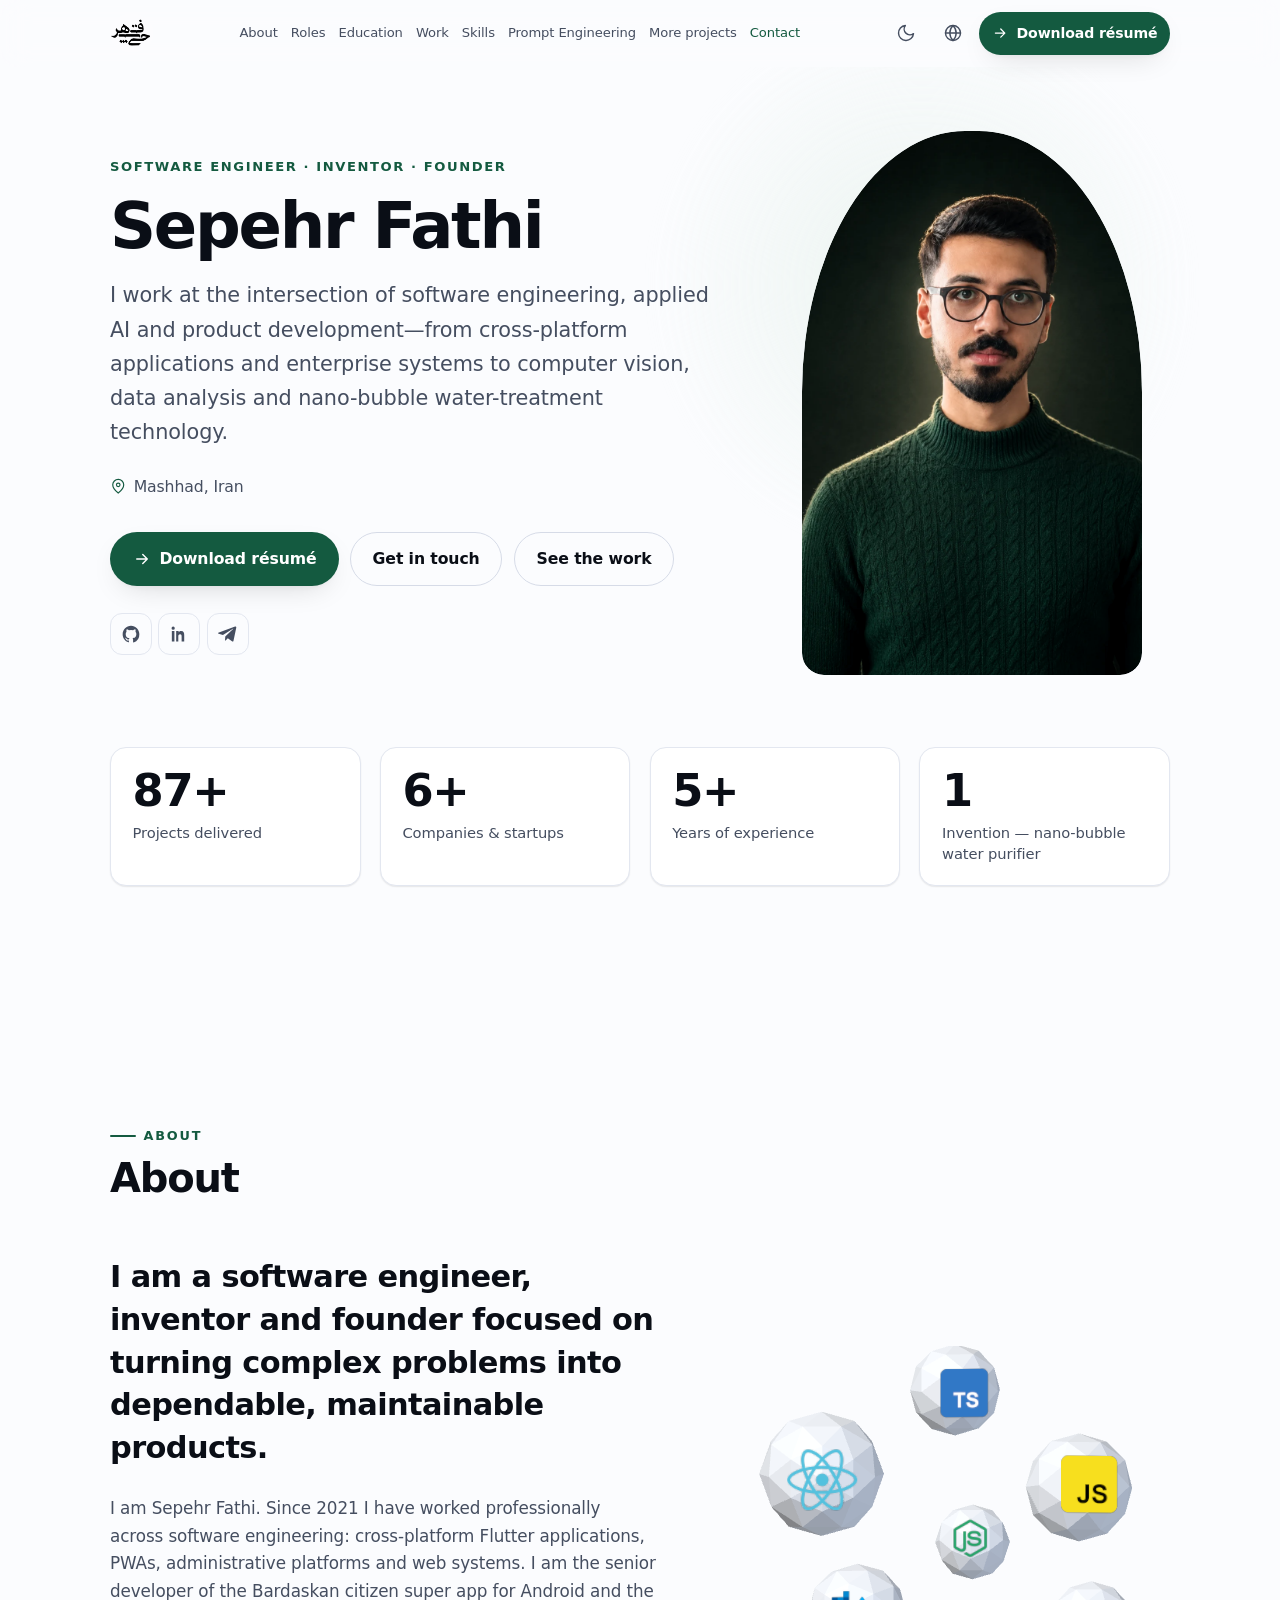
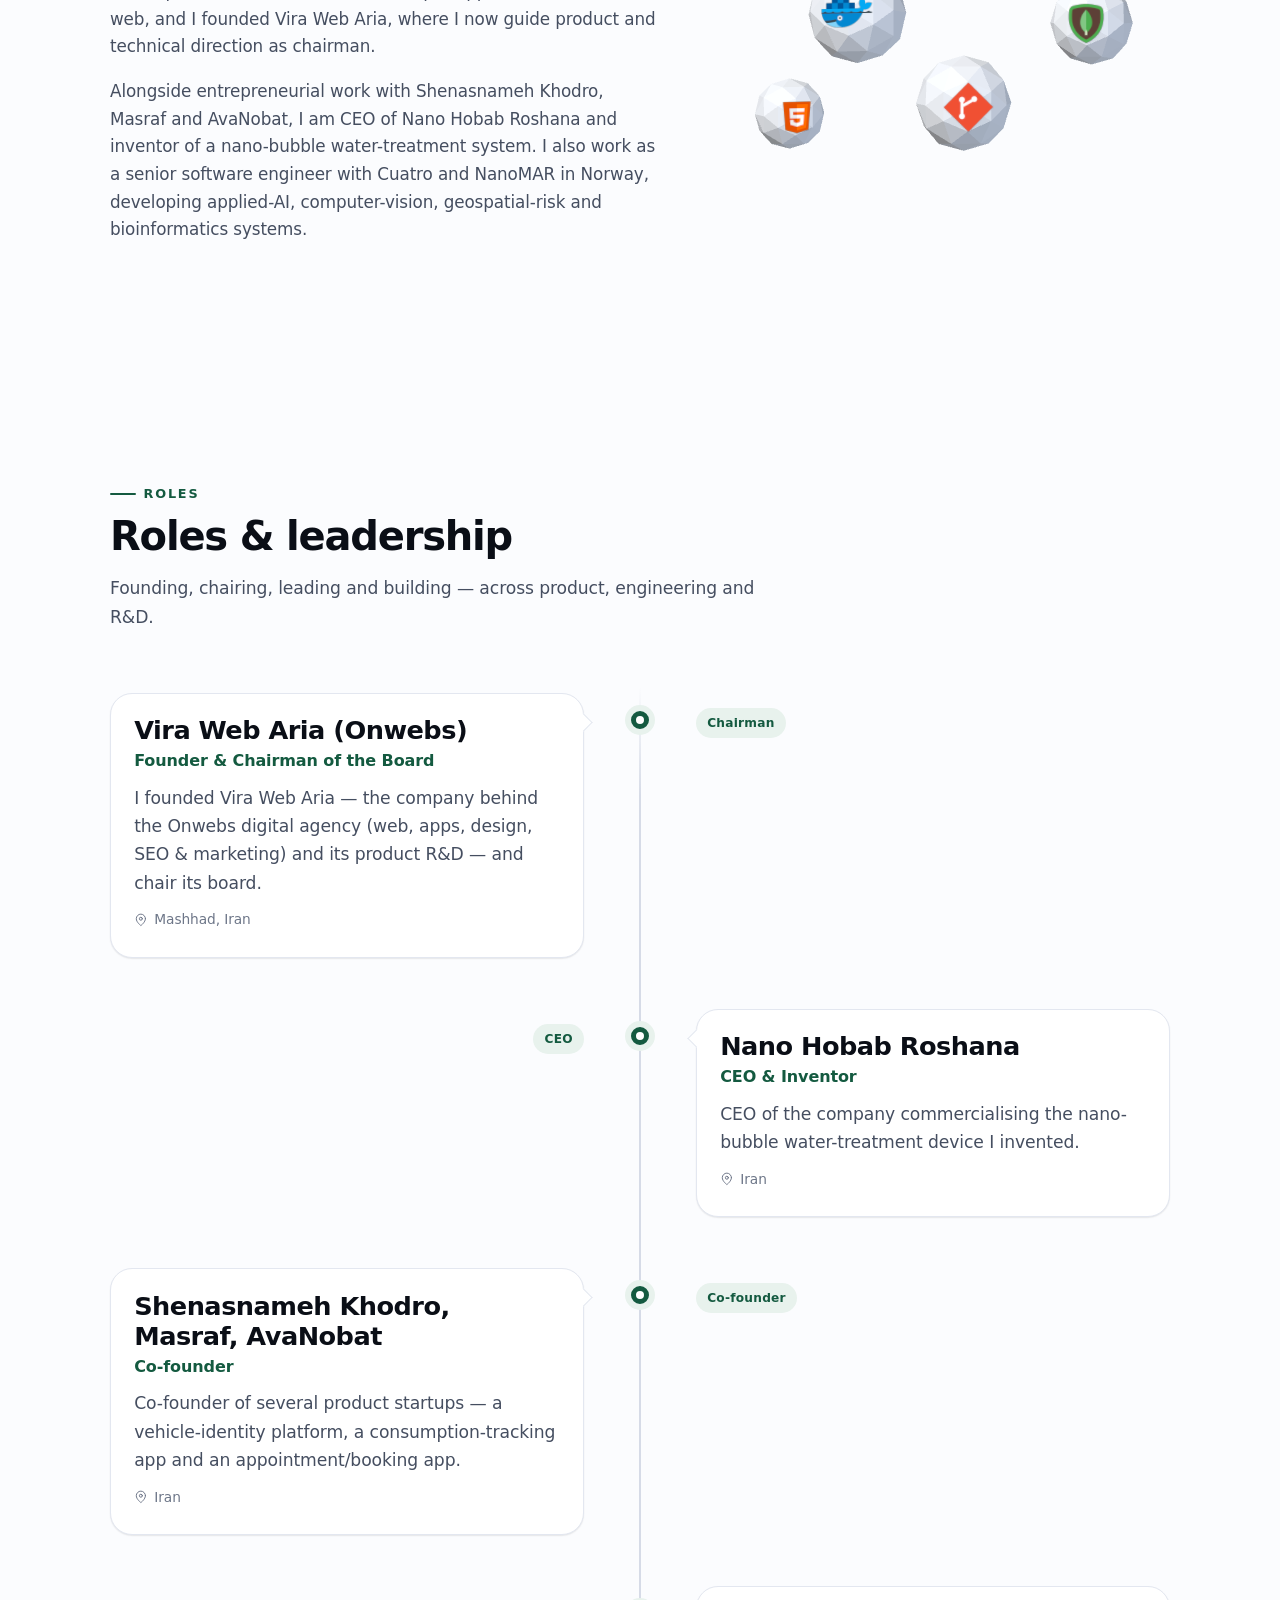
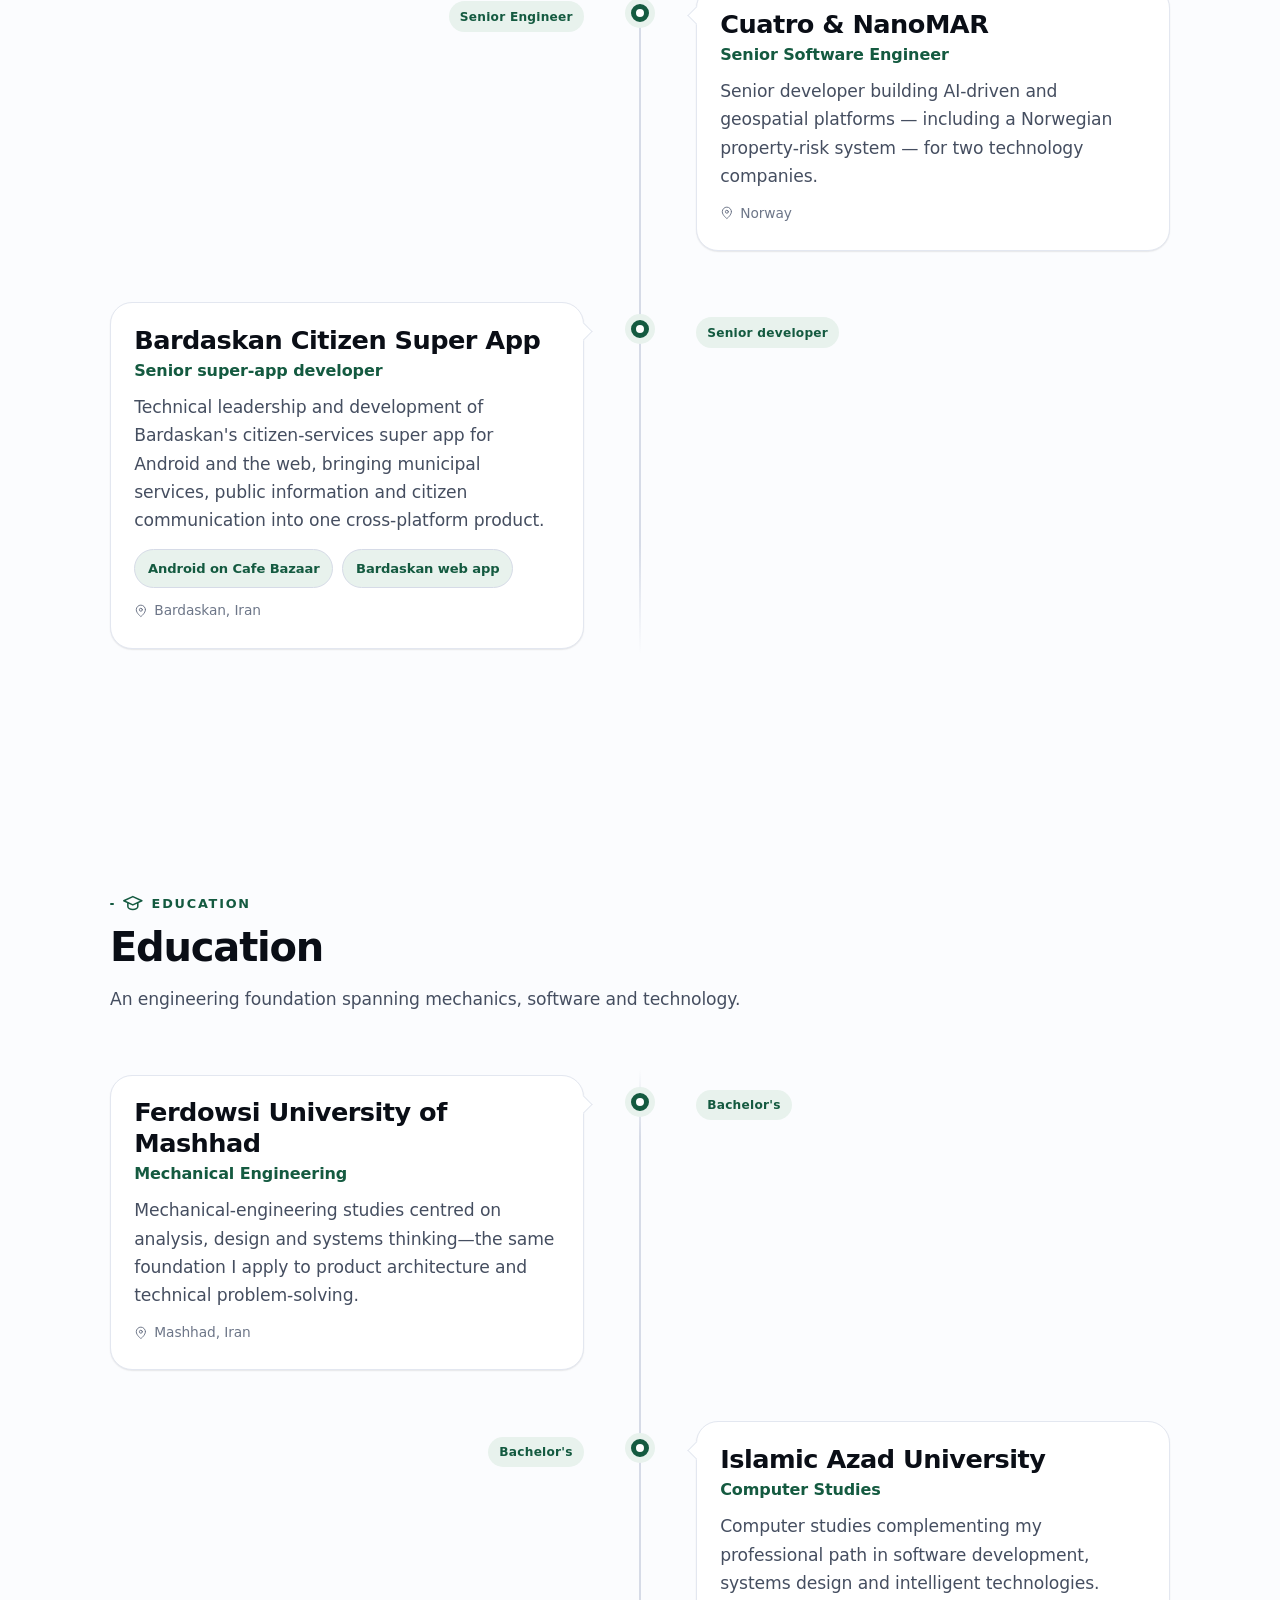
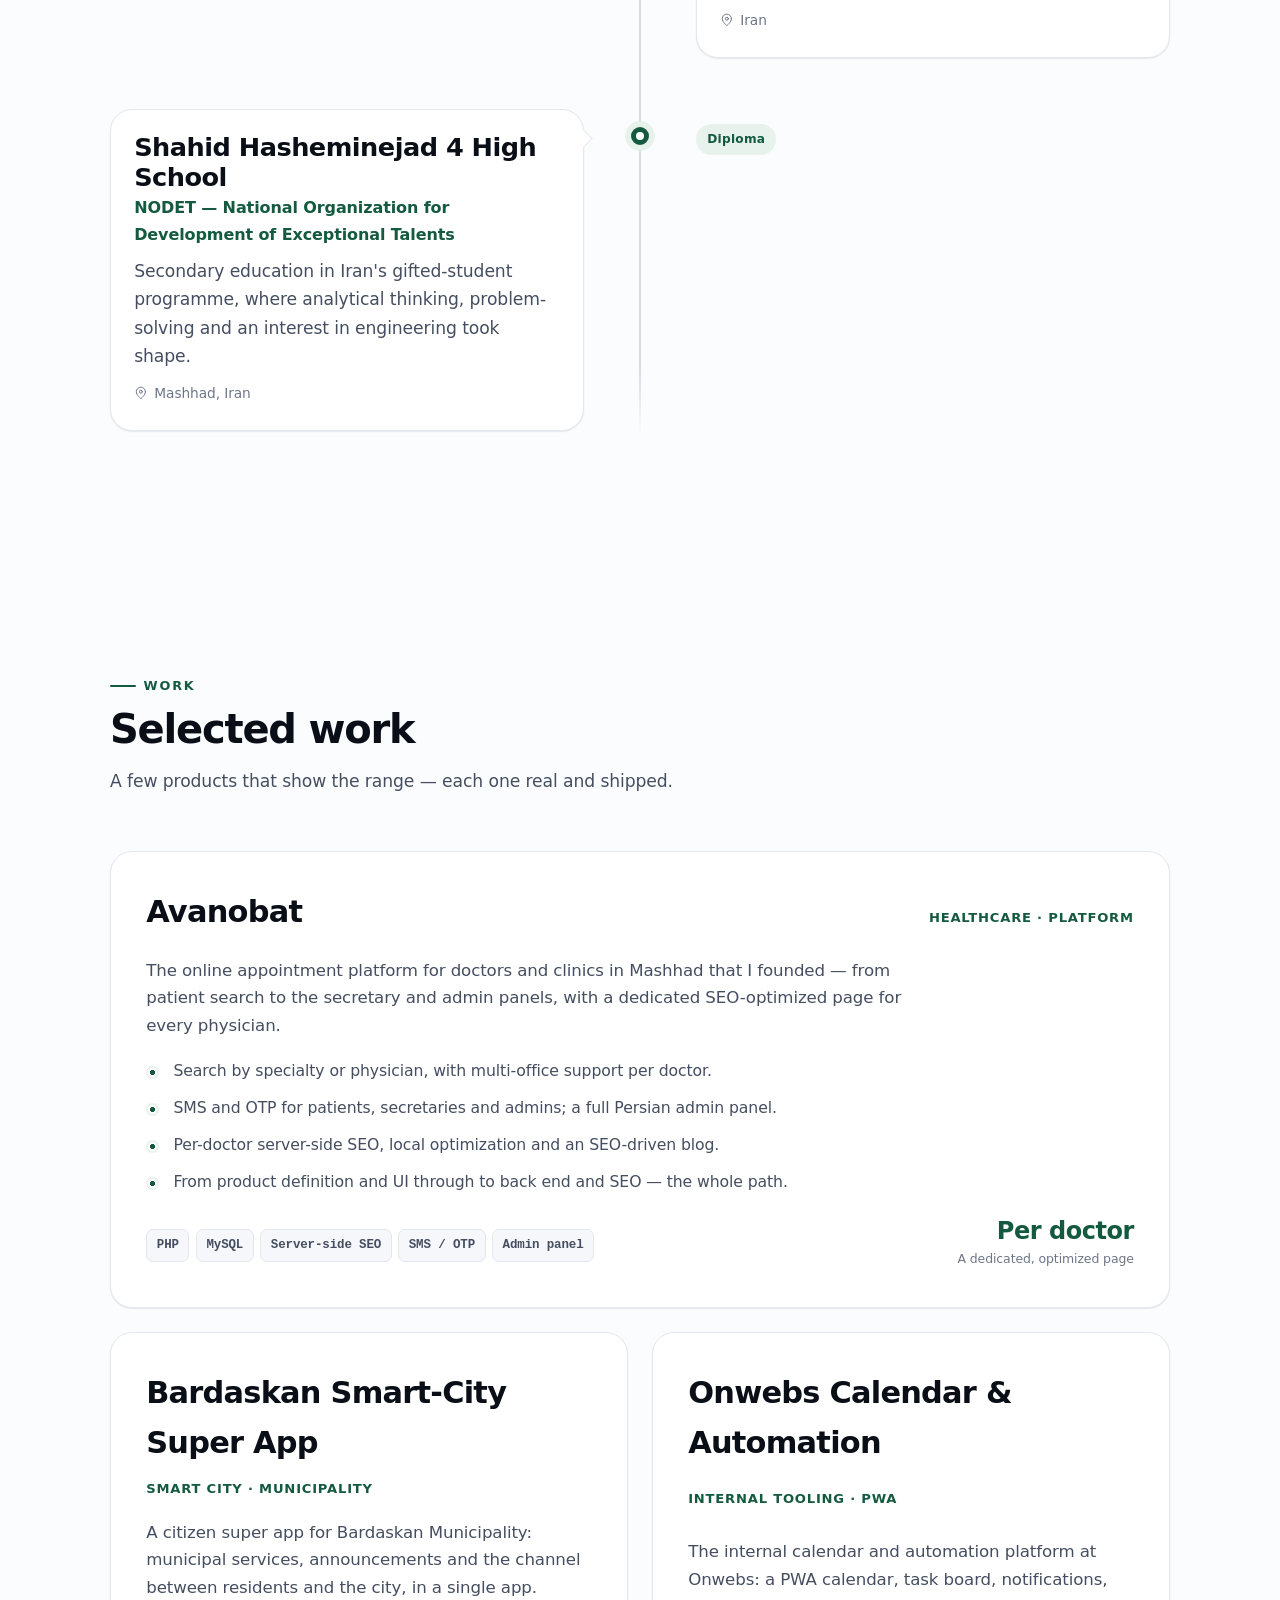
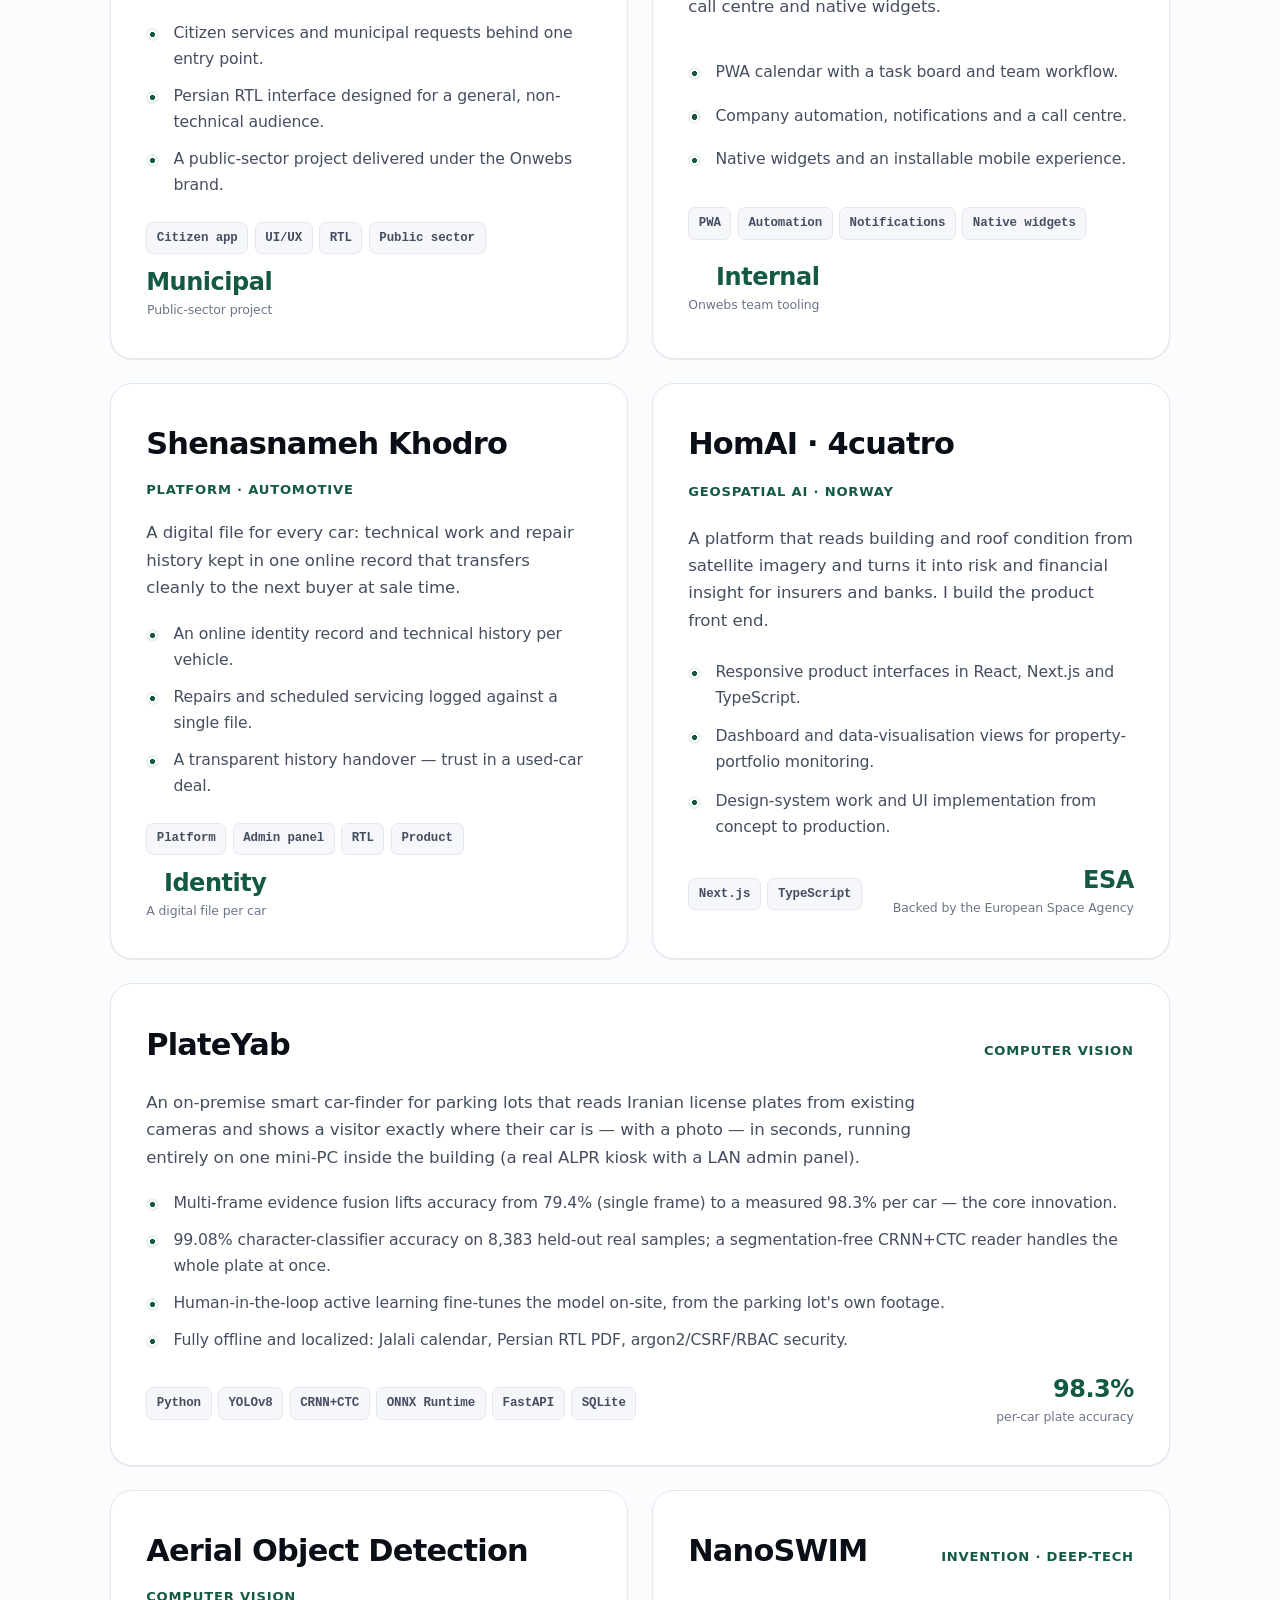
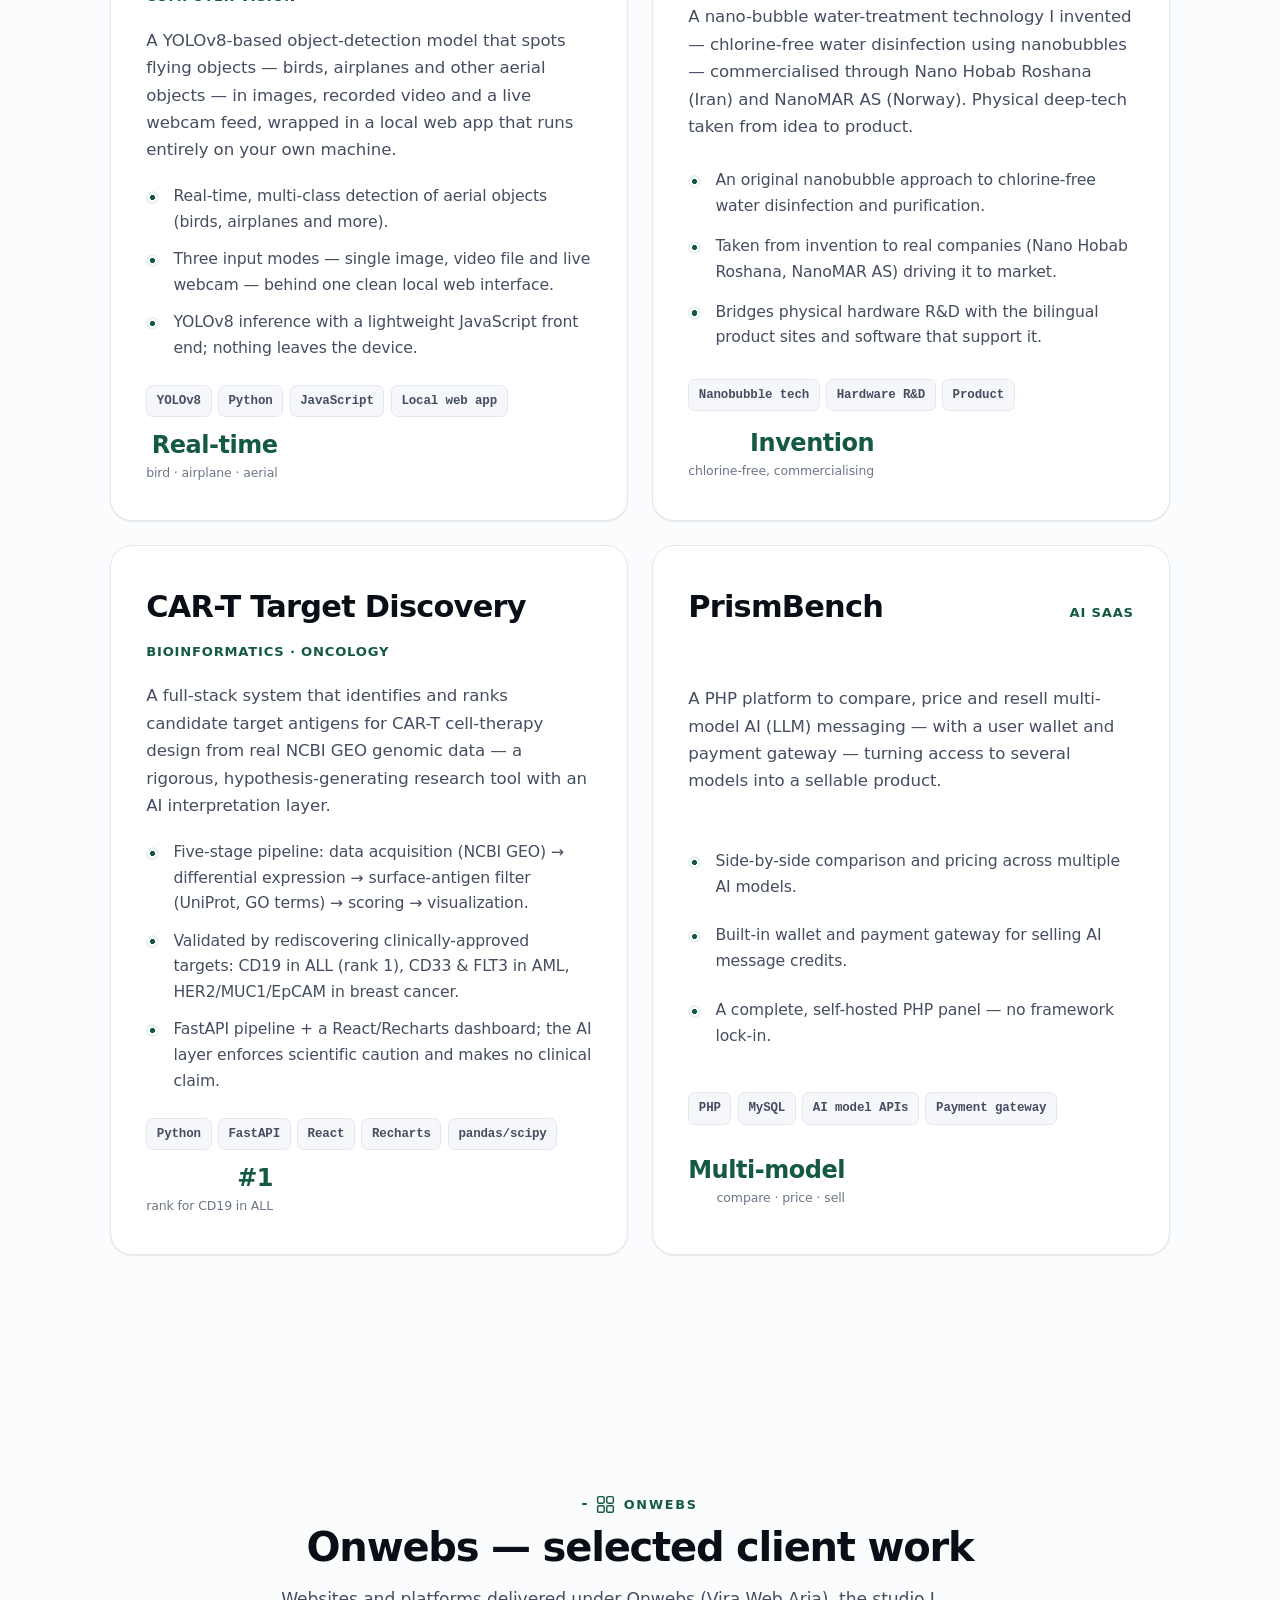
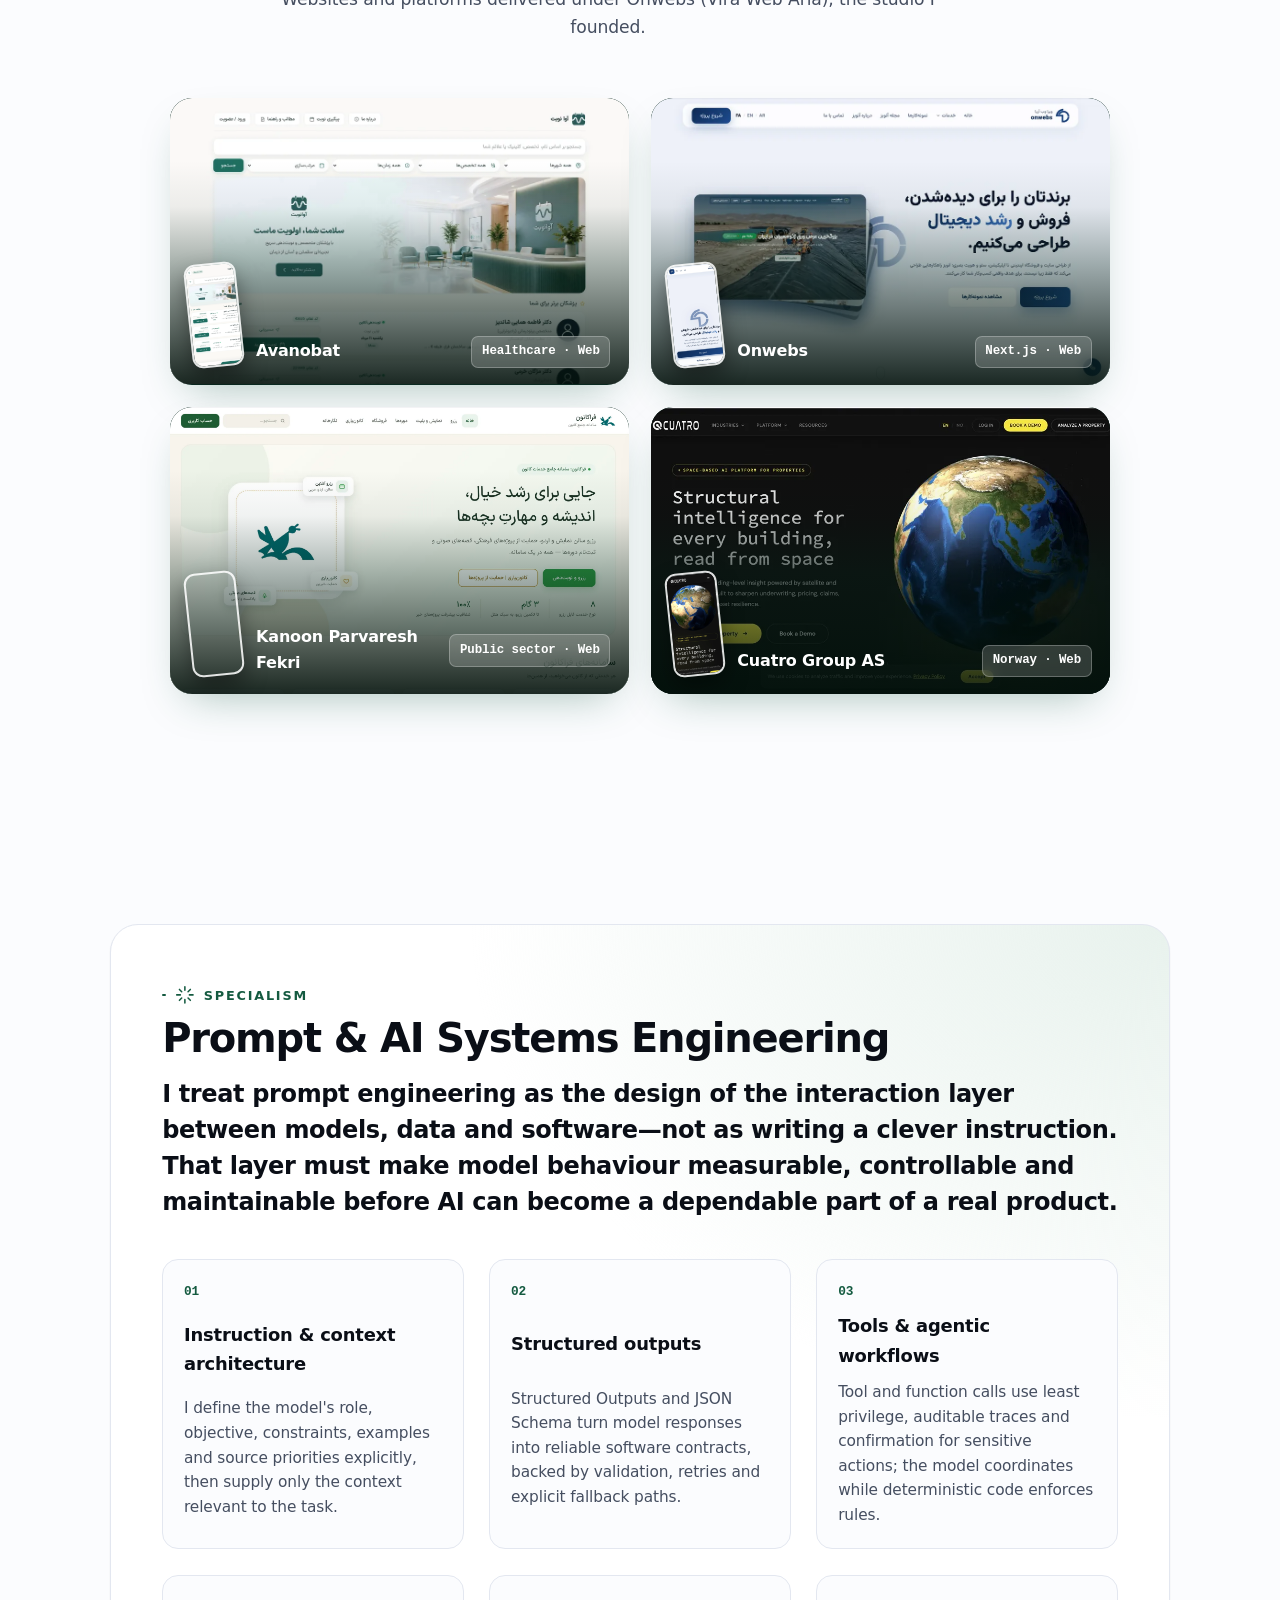
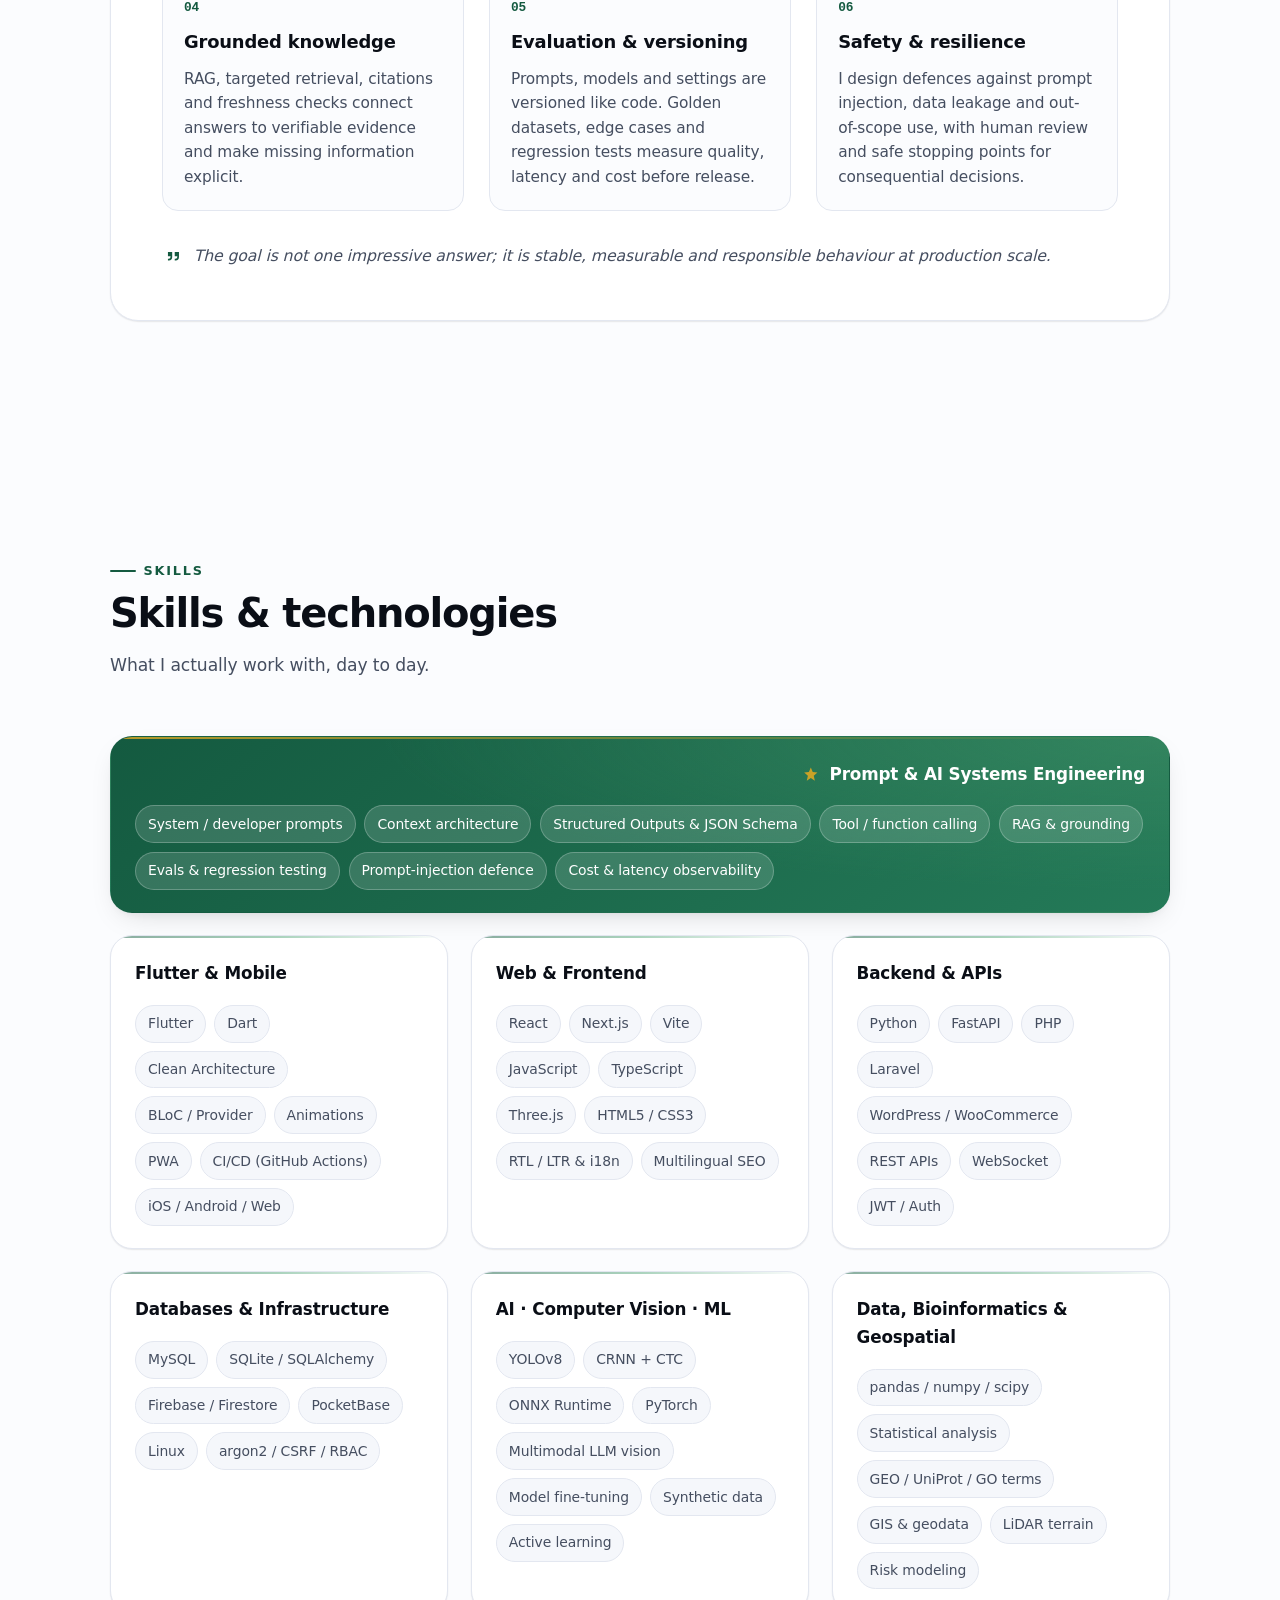
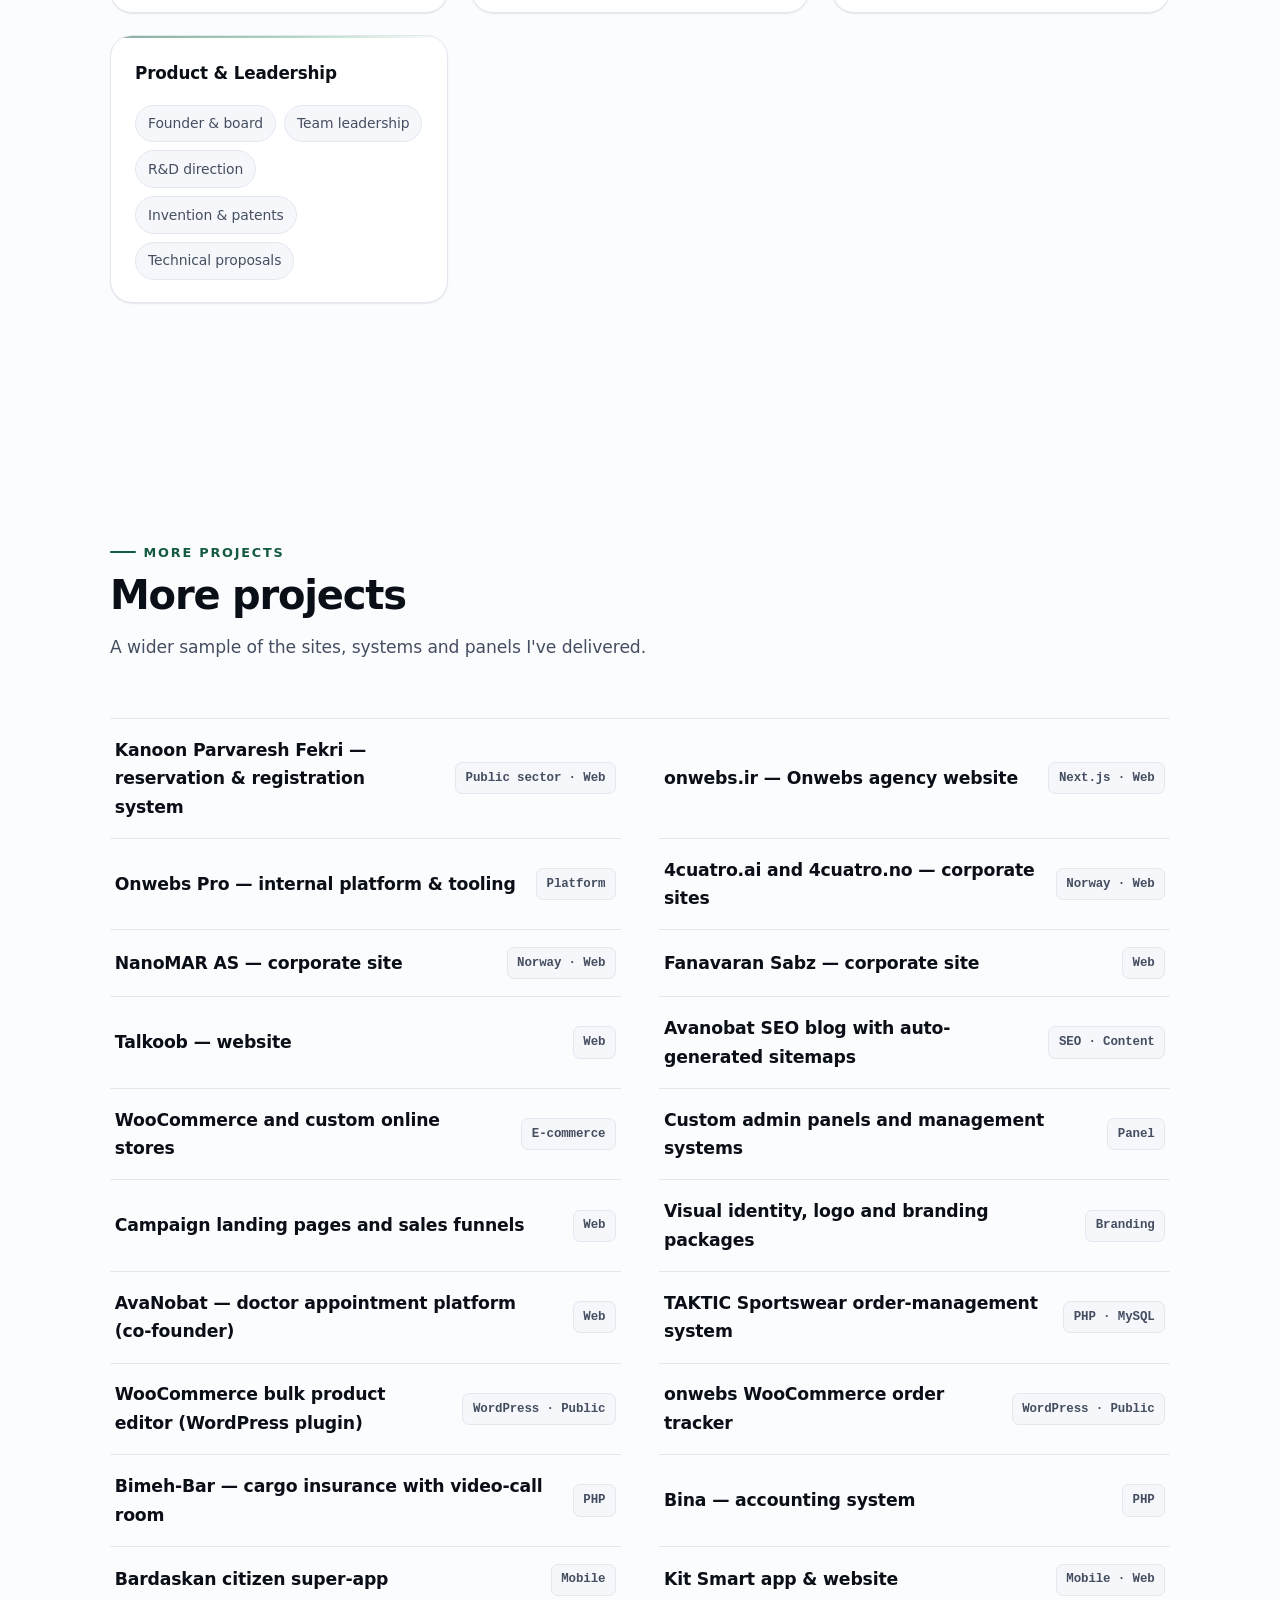
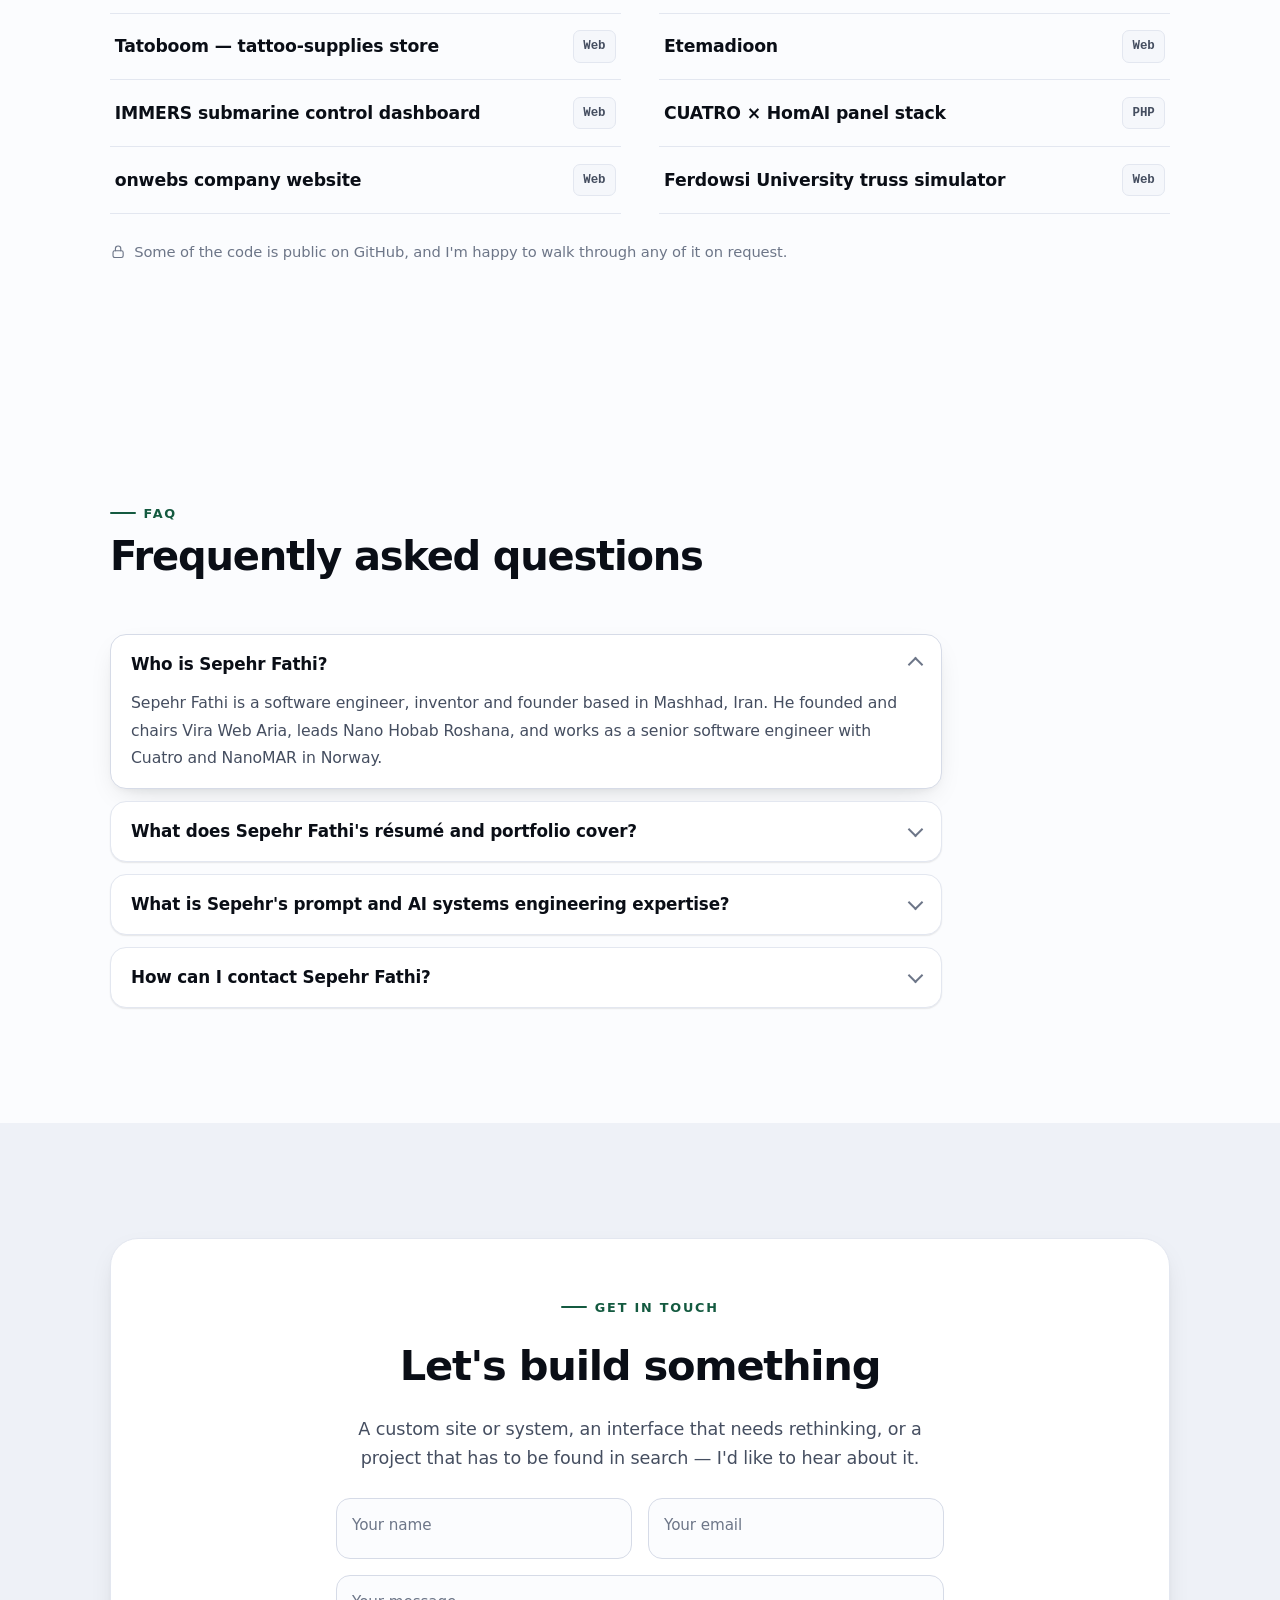
<file: en/index.html>
<!doctype html>
<html lang="en" dir="ltr">
<head>
  <meta charset="utf-8" />
  <meta name="viewport" content="width=device-width, initial-scale=1, viewport-fit=cover" />
  <meta name="color-scheme" content="light dark" />
  <meta name="theme-color" content="#fcfcfb" />
  <title>Sepehr Fathi | Software Engineer, AI Builder &amp; Inventor</title>
  <meta name="description" content="The résumé and portfolio of Sepehr Fathi, software engineer, inventor and senior developer of the Bardaskan citizen super app, working across Flutter, applied AI and product engineering." />
  <meta name="keywords" content="Sepehr Fathi, Sepehr, Sepehr Fatehi, Sepehr Fathy, Sepehr Fathi resume, Sepehr Fathi portfolio, Sepehr Fathi Bardaskan, Bardaskan, Bardaskan app, Bardaskan citizen super app, Bardaskan municipality app, app.bardaskan.ir, senior software engineer, personal resume, software engineer portfolio, full-stack developer, AI engineer, prompt engineering, computer vision, Flutter developer, Python, FastAPI, React, inventor, founder, Mashhad" />
  <meta name="author" content="Sepehr Fathi" />
  <meta name="robots" content="index, follow, max-image-preview:large" />
  <link rel="canonical" href="https://sep.onwebs.ir/en/" />
  <link rel="alternate" hreflang="fa" href="https://sep.onwebs.ir/fa/" />
  <link rel="alternate" hreflang="en" href="https://sep.onwebs.ir/en/" />
  <link rel="alternate" hreflang="ar" href="https://sep.onwebs.ir/ar/" />
  <link rel="alternate" hreflang="zh-Hans" href="https://sep.onwebs.ir/zh/" />
  <link rel="alternate" hreflang="ru" href="https://sep.onwebs.ir/ru/" />
  <link rel="alternate" hreflang="es" href="https://sep.onwebs.ir/es/" />
  <link rel="alternate" hreflang="nb-NO" href="https://sep.onwebs.ir/no/" />
  <link rel="alternate" hreflang="x-default" href="https://sep.onwebs.ir/fa/" />
  <meta property="og:type" content="profile" />
  <meta property="og:site_name" content="Sepehr Fathi" />
  <meta property="og:title" content="Sepehr Fathi | Software Engineer, AI Builder &amp; Inventor" />
  <meta property="og:description" content="The résumé and portfolio of Sepehr Fathi, software engineer, inventor and senior developer of the Bardaskan citizen super app, working across Flutter, applied AI and product engineering." />
  <meta property="og:url" content="https://sep.onwebs.ir/en/" />
  <meta property="og:locale" content="en_US" />
  <meta name="twitter:card" content="summary_large_image" />
  <meta name="twitter:title" content="Sepehr Fathi | Software Engineer, AI Builder &amp; Inventor" />
  <meta name="twitter:description" content="The résumé and portfolio of Sepehr Fathi, software engineer, inventor and senior developer of the Bardaskan citizen super app, working across Flutter, applied AI and product engineering." />
  <link rel="icon" type="image/png" sizes="512x512" href="../favicon.png" />
  <link rel="icon" type="image/png" sizes="32x32" href="../favicon-32.png" />
  <link rel="apple-touch-icon" href="../apple-touch-icon.png" />
  <link rel="manifest" href="../manifest.webmanifest" />
  <link rel="stylesheet" href="../assets/css/styles.css?v=28" />
  <script type="application/ld+json">{"@context":"https://schema.org","@type":"ProfilePage","@id":"https://sep.onwebs.ir/en/#profile","url":"https://sep.onwebs.ir/en/","dateModified":"2026-07-30","mainEntity":{"@type":"Person","name":"Sepehr Fathi","jobTitle":"Software Engineer · Inventor · Founder","description":"The résumé and portfolio of Sepehr Fathi, software engineer, inventor and senior developer of the Bardaskan citizen super app, working across Flutter, applied AI and product engineering.","url":"https://sep.onwebs.ir/en/","email":"mailto:ftsepi@gmail.com","address":{"@type":"PostalAddress","addressLocality":"Mashhad","addressCountry":"IR"},"sameAs":["https://github.com/sepehrfathi","https://www.linkedin.com/in/sepehr-fathi","https://t.me/sepehrfathi"],"knowsAbout":["Software Engineering","Full-stack Development","Applied AI","Prompt Engineering","Computer Vision","Flutter","Python","FastAPI","Bioinformatics","Geospatial Intelligence","Nano-bubble Technology","Bardaskan Citizen Super App"],"worksFor":[{"@type":"Organization","name":"Vira Web Aria"},{"@type":"Organization","name":"Nano Hobab Roshana"}],"@id":"https://sep.onwebs.ir/en/#person","alternateName":["سپهر فتحی","سپهر","Sepehr Fathi","Sepehr"],"image":"https://sep.onwebs.ir/assets/images/sepehr-fathi-knit-portrait.webp","alumniOf":[{"@type":"CollegeOrUniversity","name":"Ferdowsi University of Mashhad","department":"Mechanical Engineering"},{"@type":"CollegeOrUniversity","name":"Islamic Azad University","department":"Computer Studies"},{"@type":"HighSchool","name":"Shahid Hasheminejad 4 High School (NODET), Mashhad"}]}}</script>
  <script id="seo-faq-jsonld" type="application/ld+json">{"@context":"https://schema.org","@type":"FAQPage","mainEntity":[{"@type":"Question","name":"Who is Sepehr Fathi?","acceptedAnswer":{"@type":"Answer","text":"Sepehr Fathi is a software engineer, inventor and founder based in Mashhad, Iran. He founded and chairs Vira Web Aria, leads Nano Hobab Roshana, and works as a senior software engineer with Cuatro and NanoMAR in Norway."}},{"@type":"Question","name":"What does Sepehr Fathi's résumé and portfolio cover?","acceptedAnswer":{"@type":"Answer","text":"Sepehr's personal portfolio covers web and mobile engineering, Flutter, Python and FastAPI, applied AI, computer vision, data analysis, geospatial systems, bioinformatics and nano-bubble technology."}},{"@type":"Question","name":"What is Sepehr's prompt and AI systems engineering expertise?","acceptedAnswer":{"@type":"Answer","text":"His work includes instruction and context architecture, Structured Outputs, tool calling, RAG and grounded retrieval, evaluation and regression testing, and defences against prompt injection."}},{"@type":"Question","name":"How can I contact Sepehr Fathi?","acceptedAnswer":{"@type":"Answer","text":"For software, applied-AI or research collaboration, contact Sepehr at ftsepi@gmail.com or use the LinkedIn, GitHub and Telegram links on this page."}}]}</script>
</head>
<body>
  <header class="header">
    <div class="container header__bar">
      <a href="#" class="brand" aria-label="Sepehr Fathi">
        <img class="brand__logo" src="../assets/images/sepehrfathi.webp" alt="Sepehr Fathi" width="673" height="590" />
      </a>
      <nav class="nav" aria-label="Primary"><a href="#about">About</a><a href="#roles">Roles</a><a href="#edu">Education</a><a href="#ventures">Work</a><a href="#skills">Skills</a><a href="#prompt">Prompt Engineering</a><a href="#work">More projects</a><a href="#contact">Contact</a></nav>
      <div class="header__actions">
        <button class="icon-btn" data-theme-btn aria-label="Theme" aria-pressed="false">
          <span class="only-dark"><svg viewBox="0 0 24 24" fill="none" stroke="currentColor" stroke-width="1.7" stroke-linecap="round" stroke-linejoin="round"><circle cx="12" cy="12" r="4"/><path d="M12 2v2M12 20v2M4.9 4.9l1.4 1.4M17.7 17.7l1.4 1.4M2 12h2M20 12h2M4.9 19.1l1.4-1.4M17.7 6.3l1.4-1.4"/></svg></span><span class="only-light"><svg viewBox="0 0 24 24" fill="none" stroke="currentColor" stroke-width="1.7" stroke-linecap="round" stroke-linejoin="round"><path d="M21 12.8A9 9 0 1 1 11.2 3a7 7 0 0 0 9.8 9.8Z"/></svg></span>
        </button>
        <div class="menu-wrap" data-lang-wrap>
          <button class="icon-btn" data-lang-btn aria-label="Language" aria-haspopup="true" aria-expanded="false"><svg viewBox="0 0 24 24" fill="none" stroke="currentColor" stroke-width="1.7" stroke-linecap="round" stroke-linejoin="round"><circle cx="12" cy="12" r="9"/><path d="M3 12h18M12 3c2.5 2.6 3.8 5.7 3.8 9S14.5 18.4 12 21c-2.5-2.6-3.8-5.7-3.8-9S9.5 5.6 12 3Z"/></svg></button>
          <div class="menu" data-lang-menu role="menu"><a href="../fa/" hreflang="fa">فارسی<span>fa</span></a><a href="../en/" hreflang="en" aria-current="true">English<span>en</span></a><a href="../ar/" hreflang="ar">العربية<span>ar</span></a><a href="../zh/" hreflang="zh-Hans">简体中文<span>zh-Hans</span></a><a href="../ru/" hreflang="ru">Русский<span>ru</span></a><a href="../es/" hreflang="es">Español<span>es</span></a><a href="../no/" hreflang="nb-NO">Norsk<span>nb-NO</span></a></div>
        </div>
        <a href="#" class="btn btn--primary btn--sm" data-print><svg viewBox="0 0 24 24" fill="none" stroke="currentColor" stroke-width="1.9" stroke-linecap="round" stroke-linejoin="round"><path d="M5 12h14M13 6l6 6-6 6"/></svg>Download résumé</a>
      </div>
    </div>
  </header>

  <div class="site">
    <!-- HERO -->
    <section class="hero" id="top">
      <div class="hero__glow" aria-hidden="true"></div>
      <div class="container hero__inner">
        <div class="hero__text">
          <span class="hero__eyebrow reveal">Software Engineer · Inventor · Founder</span>
          <h1 class="hero__name reveal">Sepehr Fathi</h1>
          <p class="hero__role reveal">I work at the intersection of software engineering, applied AI and product development—from cross-platform applications and enterprise systems to computer vision, data analysis and nano-bubble water-treatment technology.</p>
          <div class="hero__meta reveal"><span><svg viewBox="0 0 24 24" fill="none" stroke="currentColor" stroke-width="1.7" stroke-linecap="round" stroke-linejoin="round"><path d="M20 10c0 6-8 12-8 12s-8-6-8-12a8 8 0 0 1 16 0Z"/><circle cx="12" cy="10" r="2.6"/></svg>Mashhad, Iran</span></div>
          <div class="hero__cta reveal">
            <a href="#" class="btn btn--primary" data-print><svg viewBox="0 0 24 24" fill="none" stroke="currentColor" stroke-width="1.9" stroke-linecap="round" stroke-linejoin="round"><path d="M5 12h14M13 6l6 6-6 6"/></svg>Download résumé</a>
            <a href="#contact" class="btn btn--ghost">Get in touch</a>
            <a href="#ventures" class="btn btn--ghost">See the work</a>
          </div>
          <div class="hero__socials reveal">
  <a href="https://github.com/sepehrfathi" target="_blank" rel="noopener" aria-label="GitHub" class=""><svg viewBox="0 0 24 24" fill="currentColor" stroke="none"><path d="M12 2C6.48 2 2 6.58 2 12.25c0 4.53 2.87 8.37 6.85 9.73.5.1.68-.22.68-.49l-.01-1.7c-2.79.62-3.38-1.22-3.38-1.22-.45-1.18-1.11-1.5-1.11-1.5-.91-.64.07-.62.07-.62 1 .07 1.53 1.06 1.53 1.06.9 1.57 2.36 1.12 2.94.85.09-.66.35-1.12.63-1.38-2.22-.26-4.56-1.14-4.56-5.07 0-1.12.39-2.03 1.03-2.75-.1-.26-.45-1.3.1-2.71 0 0 .84-.28 2.75 1.05a9.4 9.4 0 0 1 5 0c1.91-1.33 2.75-1.05 2.75-1.05.55 1.41.2 2.45.1 2.71.64.72 1.03 1.63 1.03 2.75 0 3.94-2.34 4.81-4.57 5.06.36.32.68.94.68 1.9l-.01 2.82c0 .27.18.59.69.49A10.26 10.26 0 0 0 22 12.25C22 6.58 17.52 2 12 2Z"/></svg></a>
  <a href="https://www.linkedin.com/in/sepehr-fathi" target="_blank" rel="noopener" aria-label="LinkedIn" class=""><svg viewBox="0 0 24 24" fill="currentColor" stroke="none"><path d="M6.94 5a1.94 1.94 0 1 1-3.88 0 1.94 1.94 0 0 1 3.88 0ZM3.4 8.4h3.1V21H3.4V8.4Zm5.2 0h2.97v1.72h.04c.41-.78 1.42-1.6 2.93-1.6 3.13 0 3.71 2.06 3.71 4.74V21h-3.1v-5.58c0-1.33-.02-3.04-1.85-3.04-1.85 0-2.14 1.45-2.14 2.94V21H8.6V8.4Z"/></svg></a>
  <a href="https://t.me/sepehrfathi" target="_blank" rel="noopener" aria-label="Telegram" class=""><svg viewBox="0 0 24 24" fill="currentColor" stroke="none"><path d="M21.9 4.6 18.6 20c-.24 1.08-.9 1.34-1.82.83l-5-3.68-2.42 2.33c-.27.27-.5.5-1 .5l.35-5.06L18.1 6.1c.4-.36-.09-.56-.62-.2L5.9 13.28.86 11.7c-1.1-.34-1.12-1.1.23-1.63L20.5 3.03c.9-.34 1.7.2 1.4 1.57Z"/></svg></a></div>
        </div>
        <div class="hero__photo reveal" aria-hidden="false">
          <span class="hero__photo-ring" aria-hidden="true"></span>
          <img src="../assets/images/sepehr-fathi-knit-portrait.webp" alt="Sepehr Fathi" width="1122" height="1402" loading="eager" decoding="async" />
        </div>
      </div>
    </section>

    <!-- STATS -->
    <section class="container" style="padding-block:0 var(--section-y)">
      <div class="stats"><div class="stat reveal"><div class="stat__num">87+</div><div class="stat__label">Projects delivered</div></div><div class="stat reveal"><div class="stat__num">6+</div><div class="stat__label">Companies &amp; startups</div></div><div class="stat reveal"><div class="stat__num">5+</div><div class="stat__label">Years of experience</div></div><div class="stat reveal"><div class="stat__num">1</div><div class="stat__label">Invention — nano-bubble water purifier</div></div></div>
    </section>

    <!-- ABOUT -->
    <section class="section" id="about">
      <div class="container">
        <div class="section-head reveal">
          <span class="eyebrow">About</span>
          <h2 class="section-title">About</h2>
        </div>
        <div class="about__grid">
          <div>
            <p class="about__lead reveal">I am a software engineer, inventor and founder focused on turning complex problems into dependable, maintainable products.</p>
            <div class="about__body"><p>I am Sepehr Fathi. Since 2021 I have worked professionally across software engineering: cross-platform Flutter applications, PWAs, administrative platforms and web systems. I am the senior developer of the Bardaskan citizen super app for Android and the web, and I founded Vira Web Aria, where I now guide product and technical direction as chairman.</p><p>Alongside entrepreneurial work with Shenasnameh Khodro, Masraf and AvaNobat, I am CEO of Nano Hobab Roshana and inventor of a nano-bubble water-treatment system. I also work as a senior software engineer with Cuatro and NanoMAR in Norway, developing applied-AI, computer-vision, geospatial-risk and bioinformatics systems.</p></div>
          </div>
          <div class="reveal">
            <div class="orbs" data-orbs aria-hidden="true"><span class="orb" style="--x:4%;--y:16%;--s:30%;--dur:9.5s;--dly:0s;--dx:5px;--dy:-15px"><img src="../assets/images/tech/reactjs.png" alt="" width="256" height="256" loading="lazy" decoding="async" /></span><span class="orb" style="--x:41%;--y:2%;--s:22%;--dur:11s;--dly:-2.4s;--dx:-6px;--dy:-11px"><img src="../assets/images/tech/typescript.png" alt="" width="256" height="256" loading="lazy" decoding="async" /></span><span class="orb" style="--x:70%;--y:19%;--s:26%;--dur:8.6s;--dly:-1.1s;--dx:4px;--dy:-16px"><img src="../assets/images/tech/javascript.png" alt="" width="256" height="256" loading="lazy" decoding="async" /></span><span class="orb" style="--x:48%;--y:37%;--s:18%;--dur:12s;--dly:-3.6s;--dx:-5px;--dy:-9px"><img src="../assets/images/tech/nodejs.png" alt="" width="256" height="256" loading="lazy" decoding="async" /></span><span class="orb" style="--x:16%;--y:55%;--s:24%;--dur:10.2s;--dly:-.7s;--dx:6px;--dy:-13px"><img src="../assets/images/tech/docker.png" alt="" width="256" height="256" loading="lazy" decoding="async" /></span><span class="orb" style="--x:74%;--y:56%;--s:20%;--dur:9s;--dly:-2.9s;--dx:-4px;--dy:-12px"><img src="../assets/images/tech/mongodb.png" alt="" width="256" height="256" loading="lazy" decoding="async" /></span><span class="orb" style="--x:43%;--y:72%;--s:23%;--dur:11.6s;--dly:-1.8s;--dx:5px;--dy:-10px"><img src="../assets/images/tech/git.png" alt="" width="256" height="256" loading="lazy" decoding="async" /></span><span class="orb" style="--x:5%;--y:82%;--s:17%;--dur:8.2s;--dly:-4.2s;--dx:-5px;--dy:-14px"><img src="../assets/images/tech/html.png" alt="" width="256" height="256" loading="lazy" decoding="async" /></span></div>
          </div>
        </div>
      </div>
    </section>

    <!-- ROLES -->
    <section class="section" id="roles">
      <div class="container">
        <div class="section-head reveal">
          <span class="eyebrow">Roles</span>
          <h2 class="section-title">Roles &amp; leadership</h2>
          <p class="section-sub">Founding, chairing, leading and building — across product, engineering and R&amp;D.</p>
        </div>
        <div class="roles__list">
      <article class="role reveal">
        <div><span class="role__badge">Chairman</span></div>
        <div class="role__main">
          <h3 class="role__org">Vira Web Aria (Onwebs)</h3>
          <div class="role__role">Founder &amp; Chairman of the Board</div>
          <p class="role__detail">I founded Vira Web Aria — the company behind the Onwebs digital agency (web, apps, design, SEO &amp; marketing) and its product R&amp;D — and chair its board.</p>
          <span class="role__loc"><svg viewBox="0 0 24 24" fill="none" stroke="currentColor" stroke-width="1.7" stroke-linecap="round" stroke-linejoin="round"><path d="M20 10c0 6-8 12-8 12s-8-6-8-12a8 8 0 0 1 16 0Z"/><circle cx="12" cy="10" r="2.6"/></svg>Mashhad, Iran</span>
        </div>
      </article>
      <article class="role reveal">
        <div><span class="role__badge">CEO</span></div>
        <div class="role__main">
          <h3 class="role__org">Nano Hobab Roshana</h3>
          <div class="role__role">CEO &amp; Inventor</div>
          <p class="role__detail">CEO of the company commercialising the nano-bubble water-treatment device I invented.</p>
          <span class="role__loc"><svg viewBox="0 0 24 24" fill="none" stroke="currentColor" stroke-width="1.7" stroke-linecap="round" stroke-linejoin="round"><path d="M20 10c0 6-8 12-8 12s-8-6-8-12a8 8 0 0 1 16 0Z"/><circle cx="12" cy="10" r="2.6"/></svg>Iran</span>
        </div>
      </article>
      <article class="role reveal">
        <div><span class="role__badge">Co-founder</span></div>
        <div class="role__main">
          <h3 class="role__org">Shenasnameh Khodro, Masraf, AvaNobat</h3>
          <div class="role__role">Co-founder</div>
          <p class="role__detail">Co-founder of several product startups — a vehicle-identity platform, a consumption-tracking app and an appointment/booking app.</p>
          <span class="role__loc"><svg viewBox="0 0 24 24" fill="none" stroke="currentColor" stroke-width="1.7" stroke-linecap="round" stroke-linejoin="round"><path d="M20 10c0 6-8 12-8 12s-8-6-8-12a8 8 0 0 1 16 0Z"/><circle cx="12" cy="10" r="2.6"/></svg>Iran</span>
        </div>
      </article>
      <article class="role reveal">
        <div><span class="role__badge">Senior Engineer</span></div>
        <div class="role__main">
          <h3 class="role__org">Cuatro &amp; NanoMAR</h3>
          <div class="role__role">Senior Software Engineer</div>
          <p class="role__detail">Senior developer building AI-driven and geospatial platforms — including a Norwegian property-risk system — for two technology companies.</p>
          <span class="role__loc"><svg viewBox="0 0 24 24" fill="none" stroke="currentColor" stroke-width="1.7" stroke-linecap="round" stroke-linejoin="round"><path d="M20 10c0 6-8 12-8 12s-8-6-8-12a8 8 0 0 1 16 0Z"/><circle cx="12" cy="10" r="2.6"/></svg>Norway</span>
        </div>
      </article>
      <article class="role reveal role--bardaskan">
        <div><span class="role__badge">Senior developer</span></div>
        <div class="role__main">
          <h3 class="role__org">Bardaskan Citizen Super App</h3>
          <div class="role__role">Senior super-app developer</div>
          <p class="role__detail">Technical leadership and development of Bardaskan&#x27;s citizen-services super app for Android and the web, bringing municipal services, public information and citizen communication into one cross-platform product.</p>
          <div class="role__links"><a href="https://cafebazaar.ir/app/com.example.flutter_application_1" target="_blank" rel="noopener">Android on Cafe Bazaar</a><a href="https://app.bardaskan.ir" target="_blank" rel="noopener">Bardaskan web app</a></div>
          <span class="role__loc"><svg viewBox="0 0 24 24" fill="none" stroke="currentColor" stroke-width="1.7" stroke-linecap="round" stroke-linejoin="round"><path d="M20 10c0 6-8 12-8 12s-8-6-8-12a8 8 0 0 1 16 0Z"/><circle cx="12" cy="10" r="2.6"/></svg>Bardaskan, Iran</span>
        </div>
      </article></div>
      </div>
    </section>

    <!-- EDUCATION -->
    <section class="section" id="edu">
      <div class="container">
        <div class="section-head reveal">
          <span class="eyebrow"><svg viewBox="0 0 24 24" fill="none" stroke="currentColor" stroke-width="1.7" stroke-linecap="round" stroke-linejoin="round"><path d="m12 4 10 4.6-10 4.6L2 8.6 12 4Z"/><path d="M6.5 10.8V15c0 1.8 2.5 3.2 5.5 3.2s5.5-1.4 5.5-3.2v-4.2"/></svg>Education</span>
          <h2 class="section-title">Education</h2>
          <p class="section-sub">An engineering foundation spanning mechanics, software and technology.</p>
        </div>
        <div class="roles__list">
      <article class="role reveal">
        <div><span class="role__badge">Bachelor&#x27;s</span></div>
        <div class="role__main">
          <h3 class="role__org">Ferdowsi University of Mashhad</h3>
          <div class="role__role">Mechanical Engineering</div>
          <p class="role__detail">Mechanical-engineering studies centred on analysis, design and systems thinking—the same foundation I apply to product architecture and technical problem-solving.</p>
          <span class="role__loc"><svg viewBox="0 0 24 24" fill="none" stroke="currentColor" stroke-width="1.7" stroke-linecap="round" stroke-linejoin="round"><path d="M20 10c0 6-8 12-8 12s-8-6-8-12a8 8 0 0 1 16 0Z"/><circle cx="12" cy="10" r="2.6"/></svg>Mashhad, Iran</span>
        </div>
      </article>
      <article class="role reveal">
        <div><span class="role__badge">Bachelor&#x27;s</span></div>
        <div class="role__main">
          <h3 class="role__org">Islamic Azad University</h3>
          <div class="role__role">Computer Studies</div>
          <p class="role__detail">Computer studies complementing my professional path in software development, systems design and intelligent technologies.</p>
          <span class="role__loc"><svg viewBox="0 0 24 24" fill="none" stroke="currentColor" stroke-width="1.7" stroke-linecap="round" stroke-linejoin="round"><path d="M20 10c0 6-8 12-8 12s-8-6-8-12a8 8 0 0 1 16 0Z"/><circle cx="12" cy="10" r="2.6"/></svg>Iran</span>
        </div>
      </article>
      <article class="role reveal">
        <div><span class="role__badge">Diploma</span></div>
        <div class="role__main">
          <h3 class="role__org">Shahid Hasheminejad 4 High School</h3>
          <div class="role__role">NODET — National Organization for Development of Exceptional Talents</div>
          <p class="role__detail">Secondary education in Iran&#x27;s gifted-student programme, where analytical thinking, problem-solving and an interest in engineering took shape.</p>
          <span class="role__loc"><svg viewBox="0 0 24 24" fill="none" stroke="currentColor" stroke-width="1.7" stroke-linecap="round" stroke-linejoin="round"><path d="M20 10c0 6-8 12-8 12s-8-6-8-12a8 8 0 0 1 16 0Z"/><circle cx="12" cy="10" r="2.6"/></svg>Mashhad, Iran</span>
        </div>
      </article></div>
      </div>
    </section>

    <!-- VENTURES -->
    <section class="section" id="ventures" data-reference-merged="true">
      <div class="container">
        <div class="section-head reveal">
          <span class="eyebrow">Work</span>
          <h2 class="section-title">Selected work</h2>
          <p class="section-sub">A few products that show the range — each one real and shipped.</p>
        </div>
        <div class="ventures__grid">
      <article class="venture reveal venture--wide">
        <div class="venture__head">
          <h3 class="venture__name">Avanobat</h3>
          <span class="venture__kicker">Healthcare · Platform</span>
        </div>
        <p class="venture__summary">The online appointment platform for doctors and clinics in Mashhad that I founded — from patient search to the secretary and admin panels, with a dedicated SEO-optimized page for every physician.</p>
        <ul class="venture__points"><li>Search by specialty or physician, with multi-office support per doctor.</li><li>SMS and OTP for patients, secretaries and admins; a full Persian admin panel.</li><li>Per-doctor server-side SEO, local optimization and an SEO-driven blog.</li><li>From product definition and UI through to back end and SEO — the whole path.</li></ul>
        <div class="venture__foot">
          <div class="venture__stack"><span class="tag">PHP</span><span class="tag">MySQL</span><span class="tag">Server-side SEO</span><span class="tag">SMS / OTP</span><span class="tag">Admin panel</span></div>
          <div class="venture__metric"><b>Per doctor</b><span>A dedicated, optimized page</span></div>
        </div>
      </article><article class="venture reveal">
        <div class="venture__head">
          <h3 class="venture__name">Bardaskan Smart-City Super App</h3>
          <span class="venture__kicker">Smart city · Municipality</span>
        </div>
        <p class="venture__summary">A citizen super app for Bardaskan Municipality: municipal services, announcements and the channel between residents and the city, in a single app.</p>
        <ul class="venture__points"><li>Citizen services and municipal requests behind one entry point.</li><li>Persian RTL interface designed for a general, non-technical audience.</li><li>A public-sector project delivered under the Onwebs brand.</li></ul>
        <div class="venture__foot">
          <div class="venture__stack"><span class="tag">Citizen app</span><span class="tag">UI/UX</span><span class="tag">RTL</span><span class="tag">Public sector</span></div>
          <div class="venture__metric"><b>Municipal</b><span>Public-sector project</span></div>
        </div>
      </article><article class="venture reveal">
        <div class="venture__head">
          <h3 class="venture__name">Onwebs Calendar &amp; Automation</h3>
          <span class="venture__kicker">Internal tooling · PWA</span>
        </div>
        <p class="venture__summary">The internal calendar and automation platform at Onwebs: a PWA calendar, task board, notifications, call centre and native widgets.</p>
        <ul class="venture__points"><li>PWA calendar with a task board and team workflow.</li><li>Company automation, notifications and a call centre.</li><li>Native widgets and an installable mobile experience.</li></ul>
        <div class="venture__foot">
          <div class="venture__stack"><span class="tag">PWA</span><span class="tag">Automation</span><span class="tag">Notifications</span><span class="tag">Native widgets</span></div>
          <div class="venture__metric"><b>Internal</b><span>Onwebs team tooling</span></div>
        </div>
      </article><article class="venture reveal">
        <div class="venture__head">
          <h3 class="venture__name">Shenasnameh Khodro</h3>
          <span class="venture__kicker">Platform · Automotive</span>
        </div>
        <p class="venture__summary">A digital file for every car: technical work and repair history kept in one online record that transfers cleanly to the next buyer at sale time.</p>
        <ul class="venture__points"><li>An online identity record and technical history per vehicle.</li><li>Repairs and scheduled servicing logged against a single file.</li><li>A transparent history handover — trust in a used-car deal.</li></ul>
        <div class="venture__foot">
          <div class="venture__stack"><span class="tag">Platform</span><span class="tag">Admin panel</span><span class="tag">RTL</span><span class="tag">Product</span></div>
          <div class="venture__metric"><b>Identity</b><span>A digital file per car</span></div>
        </div>
      </article><article class="venture reveal">
        <div class="venture__head">
          <h3 class="venture__name">HomAI · 4cuatro</h3>
          <span class="venture__kicker">Geospatial AI · Norway</span>
        </div>
        <p class="venture__summary">A platform that reads building and roof condition from satellite imagery and turns it into risk and financial insight for insurers and banks. I build the product front end.</p>
        <ul class="venture__points"><li>Responsive product interfaces in React, Next.js and TypeScript.</li><li>Dashboard and data-visualisation views for property-portfolio monitoring.</li><li>Design-system work and UI implementation from concept to production.</li></ul>
        <div class="venture__foot">
          <div class="venture__stack"><span class="tag">Next.js</span><span class="tag">TypeScript</span></div>
          <div class="venture__metric"><b>ESA</b><span>Backed by the European Space Agency</span></div>
        </div>
      </article><article class="venture reveal venture--wide">
        <div class="venture__head">
          <h3 class="venture__name">PlateYab</h3>
          <span class="venture__kicker">Computer vision</span>
        </div>
        <p class="venture__summary">An on-premise smart car-finder for parking lots that reads Iranian license plates from existing cameras and shows a visitor exactly where their car is — with a photo — in seconds, running entirely on one mini-PC inside the building (a real ALPR kiosk with a LAN admin panel).</p>
        <ul class="venture__points"><li>Multi-frame evidence fusion lifts accuracy from 79.4% (single frame) to a measured 98.3% per car — the core innovation.</li><li>99.08% character-classifier accuracy on 8,383 held-out real samples; a segmentation-free CRNN+CTC reader handles the whole plate at once.</li><li>Human-in-the-loop active learning fine-tunes the model on-site, from the parking lot's own footage.</li><li>Fully offline and localized: Jalali calendar, Persian RTL PDF, argon2/CSRF/RBAC security.</li></ul>
        <div class="venture__foot">
          <div class="venture__stack"><span class="tag">Python</span><span class="tag">YOLOv8</span><span class="tag">CRNN+CTC</span><span class="tag">ONNX Runtime</span><span class="tag">FastAPI</span><span class="tag">SQLite</span></div>
          <div class="venture__metric"><b>98.3%</b><span>per-car plate accuracy</span></div>
        </div>
      </article><article class="venture reveal">
        <div class="venture__head">
          <h3 class="venture__name">Aerial Object Detection</h3>
          <span class="venture__kicker">Computer vision</span>
        </div>
        <p class="venture__summary">A YOLOv8-based object-detection model that spots flying objects — birds, airplanes and other aerial objects — in images, recorded video and a live webcam feed, wrapped in a local web app that runs entirely on your own machine.</p>
        <ul class="venture__points"><li>Real-time, multi-class detection of aerial objects (birds, airplanes and more).</li><li>Three input modes — single image, video file and live webcam — behind one clean local web interface.</li><li>YOLOv8 inference with a lightweight JavaScript front end; nothing leaves the device.</li></ul>
        <div class="venture__foot">
          <div class="venture__stack"><span class="tag">YOLOv8</span><span class="tag">Python</span><span class="tag">JavaScript</span><span class="tag">Local web app</span></div>
          <div class="venture__metric"><b>Real-time</b><span>bird · airplane · aerial</span></div>
        </div>
      </article><article class="venture reveal">
        <div class="venture__head">
          <h3 class="venture__name">NanoSWIM</h3>
          <span class="venture__kicker">Invention · Deep-tech</span>
        </div>
        <p class="venture__summary">A nano-bubble water-treatment technology I invented — chlorine-free water disinfection using nanobubbles — commercialised through Nano Hobab Roshana (Iran) and NanoMAR AS (Norway). Physical deep-tech taken from idea to product.</p>
        <ul class="venture__points"><li>An original nanobubble approach to chlorine-free water disinfection and purification.</li><li>Taken from invention to real companies (Nano Hobab Roshana, NanoMAR AS) driving it to market.</li><li>Bridges physical hardware R&amp;D with the bilingual product sites and software that support it.</li></ul>
        <div class="venture__foot">
          <div class="venture__stack"><span class="tag">Nanobubble tech</span><span class="tag">Hardware R&amp;D</span><span class="tag">Product</span></div>
          <div class="venture__metric"><b>Invention</b><span>chlorine-free, commercialising</span></div>
        </div>
      </article><article class="venture reveal">
        <div class="venture__head">
          <h3 class="venture__name">CAR-T Target Discovery</h3>
          <span class="venture__kicker">Bioinformatics · Oncology</span>
        </div>
        <p class="venture__summary">A full-stack system that identifies and ranks candidate target antigens for CAR-T cell-therapy design from real NCBI GEO genomic data — a rigorous, hypothesis-generating research tool with an AI interpretation layer.</p>
        <ul class="venture__points"><li>Five-stage pipeline: data acquisition (NCBI GEO) → differential expression → surface-antigen filter (UniProt, GO terms) → scoring → visualization.</li><li>Validated by rediscovering clinically-approved targets: CD19 in ALL (rank 1), CD33 &amp; FLT3 in AML, HER2/MUC1/EpCAM in breast cancer.</li><li>FastAPI pipeline + a React/Recharts dashboard; the AI layer enforces scientific caution and makes no clinical claim.</li></ul>
        <div class="venture__foot">
          <div class="venture__stack"><span class="tag">Python</span><span class="tag">FastAPI</span><span class="tag">React</span><span class="tag">Recharts</span><span class="tag">pandas/scipy</span></div>
          <div class="venture__metric"><b>#1</b><span>rank for CD19 in ALL</span></div>
        </div>
      </article><article class="venture reveal">
        <div class="venture__head">
          <h3 class="venture__name">PrismBench</h3>
          <span class="venture__kicker">AI SaaS</span>
        </div>
        <p class="venture__summary">A PHP platform to compare, price and resell multi-model AI (LLM) messaging — with a user wallet and payment gateway — turning access to several models into a sellable product.</p>
        <ul class="venture__points"><li>Side-by-side comparison and pricing across multiple AI models.</li><li>Built-in wallet and payment gateway for selling AI message credits.</li><li>A complete, self-hosted PHP panel — no framework lock-in.</li></ul>
        <div class="venture__foot">
          <div class="venture__stack"><span class="tag">PHP</span><span class="tag">MySQL</span><span class="tag">AI model APIs</span><span class="tag">Payment gateway</span></div>
          <div class="venture__metric"><b>Multi-model</b><span>compare · price · sell</span></div>
        </div>
      </article></div>
      </div>
    </section>

    <!-- PORTFOLIO GALLERY -->
    <section class="section gallery" id="portfolio">
      <div class="container">
        <div class="section-head reveal" style="margin-inline:auto">
          <span class="eyebrow"><svg viewBox="0 0 24 24" fill="none" stroke="currentColor" stroke-width="1.7" stroke-linejoin="round"><rect x="3" y="3" width="7.5" height="7.5" rx="1.6"/><rect x="13.5" y="3" width="7.5" height="7.5" rx="1.6"/><rect x="3" y="13.5" width="7.5" height="7.5" rx="1.6"/><rect x="13.5" y="13.5" width="7.5" height="7.5" rx="1.6"/></svg>Onwebs</span>
          <h2 class="section-title">Onwebs — selected client work</h2>
          <p class="section-sub">Websites and platforms delivered under Onwebs (Vira Web Aria), the studio I founded.</p>
        </div>
        <div class="gallery__grid" data-deck="[{&quot;d&quot;: &quot;avanobat.webp&quot;, &quot;m&quot;: &quot;avanobat-m.webp&quot;, &quot;t&quot;: &quot;Avanobat&quot;, &quot;g&quot;: &quot;Healthcare · Web&quot;, &quot;u&quot;: &quot;https://avanobat.ir&quot;}, {&quot;d&quot;: &quot;onwebs.webp&quot;, &quot;m&quot;: &quot;onwebs-m.webp&quot;, &quot;t&quot;: &quot;Onwebs&quot;, &quot;g&quot;: &quot;Next.js · Web&quot;, &quot;u&quot;: &quot;https://onwebs.ir&quot;}, {&quot;d&quot;: &quot;kanoon.webp&quot;, &quot;m&quot;: &quot;kanoon-m.webp&quot;, &quot;t&quot;: &quot;Kanoon Parvaresh Fekri&quot;, &quot;g&quot;: &quot;Public sector · Web&quot;, &quot;u&quot;: &quot;https://onwebs.ir/fa/portfolio&quot;}, {&quot;d&quot;: &quot;cuatro.webp&quot;, &quot;m&quot;: &quot;cuatro-m.webp&quot;, &quot;t&quot;: &quot;Cuatro Group AS&quot;, &quot;g&quot;: &quot;Norway · Web&quot;, &quot;u&quot;: &quot;https://4cuatro.no&quot;}, {&quot;d&quot;: &quot;nanomar.webp&quot;, &quot;m&quot;: &quot;nanomar-m.webp&quot;, &quot;t&quot;: &quot;NanoMAR AS&quot;, &quot;g&quot;: &quot;Norway · Web&quot;, &quot;u&quot;: &quot;https://onwebs.ir/fa/portfolio&quot;}, {&quot;d&quot;: &quot;fanavaransabz.webp&quot;, &quot;m&quot;: &quot;fanavaransabz-m.webp&quot;, &quot;t&quot;: &quot;Fanavaran Sabz&quot;, &quot;g&quot;: &quot;Web&quot;, &quot;u&quot;: &quot;https://onwebs.ir/fa/portfolio&quot;}, {&quot;d&quot;: &quot;talkoob.webp&quot;, &quot;m&quot;: &quot;talkoob-m.webp&quot;, &quot;t&quot;: &quot;Talkoob&quot;, &quot;g&quot;: &quot;Web&quot;, &quot;u&quot;: &quot;https://onwebs.ir/fa/portfolio&quot;}]"><a class="shot reveal" href="https://avanobat.ir" target="_blank" rel="noopener">
        <div class="shot__img"><img loading="eager" decoding="async" src="../assets/images/portfolio/avanobat.webp" alt="Avanobat" width="1000" height="625" /></div>
        <div class="shot__mobile" aria-hidden="true"><img loading="lazy" decoding="async" src="../assets/images/portfolio/avanobat-m.webp" alt="" width="650" height="1445" /></div>
        <figcaption><b>Avanobat</b><span class="tag">Healthcare · Web</span></figcaption>
      </a><a class="shot reveal" href="https://onwebs.ir" target="_blank" rel="noopener">
        <div class="shot__img"><img loading="eager" decoding="async" src="../assets/images/portfolio/onwebs.webp" alt="Onwebs" width="1000" height="625" /></div>
        <div class="shot__mobile" aria-hidden="true"><img loading="lazy" decoding="async" src="../assets/images/portfolio/onwebs-m.webp" alt="" width="650" height="1445" /></div>
        <figcaption><b>Onwebs</b><span class="tag">Next.js · Web</span></figcaption>
      </a><a class="shot reveal" href="https://onwebs.ir/fa/portfolio" target="_blank" rel="noopener">
        <div class="shot__img"><img loading="lazy" decoding="async" src="../assets/images/portfolio/kanoon.webp" alt="Kanoon Parvaresh Fekri" width="1000" height="625" /></div>
        <div class="shot__mobile" aria-hidden="true"><img loading="lazy" decoding="async" src="../assets/images/portfolio/kanoon-m.webp" alt="" width="650" height="1445" /></div>
        <figcaption><b>Kanoon Parvaresh Fekri</b><span class="tag">Public sector · Web</span></figcaption>
      </a><a class="shot reveal" href="https://4cuatro.no" target="_blank" rel="noopener">
        <div class="shot__img"><img loading="lazy" decoding="async" src="../assets/images/portfolio/cuatro.webp" alt="Cuatro Group AS" width="1000" height="625" /></div>
        <div class="shot__mobile" aria-hidden="true"><img loading="lazy" decoding="async" src="../assets/images/portfolio/cuatro-m.webp" alt="" width="650" height="1445" /></div>
        <figcaption><b>Cuatro Group AS</b><span class="tag">Norway · Web</span></figcaption>
      </a></div>
      </div>
    </section>

    <!-- PROMPT ENGINEERING -->
    <section class="section" id="prompt">
      <div class="container">
        <div class="promptfx reveal">
          <span class="eyebrow"><svg viewBox="0 0 24 24" fill="none" stroke="currentColor" stroke-width="1.7" stroke-linecap="round" stroke-linejoin="round"><path d="M12 3v4M12 17v4M3 12h4M17 12h4M6 6l2.5 2.5M15.5 15.5 18 18M18 6l-2.5 2.5M8.5 15.5 6 18"/></svg>Specialism</span>
          <h2 class="section-title">Prompt &amp; AI Systems Engineering</h2>
          <p class="promptfx__lead">I treat prompt engineering as the design of the interaction layer between models, data and software—not as writing a clever instruction. That layer must make model behaviour measurable, controllable and maintainable before AI can become a dependable part of a real product.</p>
          <div class="promptfx__grid">
        <div class="pf-card reveal">
          <span class="pf-card__n">01</span>
          <h4>Instruction &amp; context architecture</h4>
          <p>I define the model&#x27;s role, objective, constraints, examples and source priorities explicitly, then supply only the context relevant to the task.</p>
        </div>
        <div class="pf-card reveal">
          <span class="pf-card__n">02</span>
          <h4>Structured outputs</h4>
          <p>Structured Outputs and JSON Schema turn model responses into reliable software contracts, backed by validation, retries and explicit fallback paths.</p>
        </div>
        <div class="pf-card reveal">
          <span class="pf-card__n">03</span>
          <h4>Tools &amp; agentic workflows</h4>
          <p>Tool and function calls use least privilege, auditable traces and confirmation for sensitive actions; the model coordinates while deterministic code enforces rules.</p>
        </div>
        <div class="pf-card reveal">
          <span class="pf-card__n">04</span>
          <h4>Grounded knowledge</h4>
          <p>RAG, targeted retrieval, citations and freshness checks connect answers to verifiable evidence and make missing information explicit.</p>
        </div>
        <div class="pf-card reveal">
          <span class="pf-card__n">05</span>
          <h4>Evaluation &amp; versioning</h4>
          <p>Prompts, models and settings are versioned like code. Golden datasets, edge cases and regression tests measure quality, latency and cost before release.</p>
        </div>
        <div class="pf-card reveal">
          <span class="pf-card__n">06</span>
          <h4>Safety &amp; resilience</h4>
          <p>I design defences against prompt injection, data leakage and out-of-scope use, with human review and safe stopping points for consequential decisions.</p>
        </div></div>
          <p class="promptfx__note"><svg viewBox="0 0 24 24" fill="currentColor" stroke="none"><path d="M7 7h5v6a4 4 0 0 1-4 4H7v-2h1a2 2 0 0 0 2-2v-1H7V7Zm8 0h5v6a4 4 0 0 1-4 4h-1v-2h1a2 2 0 0 0 2-2v-1h-3V7Z"/></svg>The goal is not one impressive answer; it is stable, measurable and responsible behaviour at production scale.</p>
        </div>
      </div>
    </section>

    <!-- SKILLS -->
    <section class="section" id="skills">
      <div class="container">
        <div class="section-head reveal">
          <span class="eyebrow">Skills</span>
          <h2 class="section-title">Skills &amp; technologies</h2>
          <p class="section-sub">What I actually work with, day to day.</p>
        </div>
        <div class="skills__grid">
      <div class="skillgroup skillgroup--feat reveal">
        <h3><span class="star"><svg viewBox="0 0 24 24" fill="currentColor" stroke="none"><path d="m12 2 2.6 6.3L21 9l-5 4.3L17.5 20 12 16.3 6.5 20 8 13.3 3 9l6.4-.7L12 2Z"/></svg></span>Prompt &amp; AI Systems Engineering</h3>
        <ul class="skillgroup__items"><li>System / developer prompts</li><li>Context architecture</li><li>Structured Outputs &amp; JSON Schema</li><li>Tool / function calling</li><li>RAG &amp; grounding</li><li>Evals &amp; regression testing</li><li>Prompt-injection defence</li><li>Cost &amp; latency observability</li></ul>
      </div>
      <div class="skillgroup reveal">
        <h3>Flutter &amp; Mobile</h3>
        <ul class="skillgroup__items"><li>Flutter</li><li>Dart</li><li>Clean Architecture</li><li>BLoC / Provider</li><li>Animations</li><li>PWA</li><li>CI/CD (GitHub Actions)</li><li>iOS / Android / Web</li></ul>
      </div>
      <div class="skillgroup reveal">
        <h3>Web &amp; Frontend</h3>
        <ul class="skillgroup__items"><li>React</li><li>Next.js</li><li>Vite</li><li>JavaScript</li><li>TypeScript</li><li>Three.js</li><li>HTML5 / CSS3</li><li>RTL / LTR &amp; i18n</li><li>Multilingual SEO</li></ul>
      </div>
      <div class="skillgroup reveal">
        <h3>Backend &amp; APIs</h3>
        <ul class="skillgroup__items"><li>Python</li><li>FastAPI</li><li>PHP</li><li>Laravel</li><li>WordPress / WooCommerce</li><li>REST APIs</li><li>WebSocket</li><li>JWT / Auth</li></ul>
      </div>
      <div class="skillgroup reveal">
        <h3>Databases &amp; Infrastructure</h3>
        <ul class="skillgroup__items"><li>MySQL</li><li>SQLite / SQLAlchemy</li><li>Firebase / Firestore</li><li>PocketBase</li><li>Linux</li><li>argon2 / CSRF / RBAC</li></ul>
      </div>
      <div class="skillgroup reveal">
        <h3>AI · Computer Vision · ML</h3>
        <ul class="skillgroup__items"><li>YOLOv8</li><li>CRNN + CTC</li><li>ONNX Runtime</li><li>PyTorch</li><li>Multimodal LLM vision</li><li>Model fine-tuning</li><li>Synthetic data</li><li>Active learning</li></ul>
      </div>
      <div class="skillgroup reveal">
        <h3>Data, Bioinformatics &amp; Geospatial</h3>
        <ul class="skillgroup__items"><li>pandas / numpy / scipy</li><li>Statistical analysis</li><li>GEO / UniProt / GO terms</li><li>GIS &amp; geodata</li><li>LiDAR terrain</li><li>Risk modeling</li></ul>
      </div>
      <div class="skillgroup reveal">
        <h3>Product &amp; Leadership</h3>
        <ul class="skillgroup__items"><li>Founder &amp; board</li><li>Team leadership</li><li>R&amp;D direction</li><li>Invention &amp; patents</li><li>Technical proposals</li></ul>
      </div></div>
      </div>
    </section>

    <!-- MORE PROJECTS -->
    <section class="section" id="work" data-reference-merged="true">
      <div class="container">
        <div class="section-head reveal">
          <span class="eyebrow">More projects</span>
          <h2 class="section-title">More projects</h2>
          <p class="section-sub">A wider sample of the sites, systems and panels I've delivered.</p>
        </div>
        <div class="work__list"><a class="work__item" href="https://onwebs.ir/fa/portfolio" target="_blank" rel="noopener"><h4>Kanoon Parvaresh Fekri — reservation &amp; registration system</h4><span class="tag">Public sector · Web</span></a><a class="work__item" href="https://onwebs.ir" target="_blank" rel="noopener"><h4>onwebs.ir — Onwebs agency website</h4><span class="tag">Next.js · Web</span></a><a class="work__item" href="https://onwebs.ir" target="_blank" rel="noopener"><h4>Onwebs Pro — internal platform &amp; tooling</h4><span class="tag">Platform</span></a><a class="work__item" href="https://4cuatro.ai" target="_blank" rel="noopener"><h4>4cuatro.ai and 4cuatro.no — corporate sites</h4><span class="tag">Norway · Web</span></a><a class="work__item" href="https://onwebs.ir/fa/portfolio" target="_blank" rel="noopener"><h4>NanoMAR AS — corporate site</h4><span class="tag">Norway · Web</span></a><a class="work__item" href="https://onwebs.ir/fa/portfolio" target="_blank" rel="noopener"><h4>Fanavaran Sabz — corporate site</h4><span class="tag">Web</span></a><a class="work__item" href="https://onwebs.ir/fa/portfolio" target="_blank" rel="noopener"><h4>Talkoob — website</h4><span class="tag">Web</span></a><a class="work__item" href="https://avanobat.ir" target="_blank" rel="noopener"><h4>Avanobat SEO blog with auto-generated sitemaps</h4><span class="tag">SEO · Content</span></a><a class="work__item" href="https://onwebs.ir/fa/portfolio" target="_blank" rel="noopener"><h4>WooCommerce and custom online stores</h4><span class="tag">E-commerce</span></a><a class="work__item" href="https://onwebs.ir/fa/portfolio" target="_blank" rel="noopener"><h4>Custom admin panels and management systems</h4><span class="tag">Panel</span></a><a class="work__item" href="https://onwebs.ir/fa/portfolio" target="_blank" rel="noopener"><h4>Campaign landing pages and sales funnels</h4><span class="tag">Web</span></a><a class="work__item" href="https://onwebs.ir/fa/portfolio" target="_blank" rel="noopener"><h4>Visual identity, logo and branding packages</h4><span class="tag">Branding</span></a><div class="work__item"><h4>AvaNobat — doctor appointment platform (co-founder)</h4><span class="tag">Web</span></div><div class="work__item"><h4>TAKTIC Sportswear order-management system</h4><span class="tag">PHP · MySQL</span></div><div class="work__item"><h4>WooCommerce bulk product editor (WordPress plugin)</h4><span class="tag">WordPress · Public</span></div><div class="work__item"><h4>onwebs WooCommerce order tracker</h4><span class="tag">WordPress · Public</span></div><div class="work__item"><h4>Bimeh-Bar — cargo insurance with video-call room</h4><span class="tag">PHP</span></div><div class="work__item"><h4>Bina — accounting system</h4><span class="tag">PHP</span></div><div class="work__item"><h4>Bardaskan citizen super-app</h4><span class="tag">Mobile</span></div><div class="work__item"><h4>Kit Smart app &amp; website</h4><span class="tag">Mobile · Web</span></div><div class="work__item"><h4>Tatoboom — tattoo-supplies store</h4><span class="tag">Web</span></div><div class="work__item"><h4>Etemadioon</h4><span class="tag">Web</span></div><div class="work__item"><h4>IMMERS submarine control dashboard</h4><span class="tag">Web</span></div><div class="work__item"><h4>CUATRO × HomAI panel stack</h4><span class="tag">PHP</span></div><div class="work__item"><h4>onwebs company website</h4><span class="tag">Web</span></div><div class="work__item"><h4>Ferdowsi University truss simulator</h4><span class="tag">Web</span></div></div>
        <p class="work__note"><svg viewBox="0 0 24 24" fill="none" stroke="currentColor" stroke-width="1.7" stroke-linecap="round" stroke-linejoin="round"><rect x="4.5" y="10" width="15" height="10" rx="2.5"/><path d="M8 10V7a4 4 0 0 1 8 0v3"/></svg>Some of the code is public on GitHub, and I'm happy to walk through any of it on request.</p>
      </div>
    </section>

    <!-- SEO FAQ -->
    <section class="section" id="faq">
      <div class="container">
        <div class="section-head reveal">
          <span class="eyebrow">FAQ</span>
          <h2 class="section-title">Frequently asked questions</h2>
        </div>
        <div class="faq__list">
          <details class="faq__item reveal" open>
            <summary><h3>Who is Sepehr Fathi?</h3></summary>
            <p>Sepehr Fathi is a software engineer, inventor and founder based in Mashhad, Iran. He founded and chairs Vira Web Aria, leads Nano Hobab Roshana, and works as a senior software engineer with Cuatro and NanoMAR in Norway.</p>
          </details>
          <details class="faq__item reveal">
            <summary><h3>What does Sepehr Fathi&#x27;s résumé and portfolio cover?</h3></summary>
            <p>Sepehr&#x27;s personal portfolio covers web and mobile engineering, Flutter, Python and FastAPI, applied AI, computer vision, data analysis, geospatial systems, bioinformatics and nano-bubble technology.</p>
          </details>
          <details class="faq__item reveal">
            <summary><h3>What is Sepehr&#x27;s prompt and AI systems engineering expertise?</h3></summary>
            <p>His work includes instruction and context architecture, Structured Outputs, tool calling, RAG and grounded retrieval, evaluation and regression testing, and defences against prompt injection.</p>
          </details>
          <details class="faq__item reveal">
            <summary><h3>How can I contact Sepehr Fathi?</h3></summary>
            <p>For software, applied-AI or research collaboration, contact Sepehr at ftsepi@gmail.com or use the LinkedIn, GitHub and Telegram links on this page.</p>
          </details>
        </div>
      </div>
    </section>

    <!-- CONTACT -->
    <section class="section contact" id="contact">
      <div class="container">
        <div class="contact__card reveal">
          <span class="eyebrow" style="justify-content:center">Get in touch</span>
          <h2 class="contact__title">Let's build something</h2>
          <p class="contact__lead">A custom site or system, an interface that needs rethinking, or a project that has to be found in search — I'd like to hear about it.</p>
          <form class="cform" data-cform action="../contact.php" method="post"
                data-endpoint="../contact.php" data-to="ftsepi@gmail.com" data-subject="Message from the site"
                data-msg-required="Please fill in every field." data-msg-sending="Sending…"
                data-msg-sent="Sent — thank you. I'll get back to you shortly." data-msg-email="Please check your email address." data-msg-rate="Too many messages. Please try again later." novalidate>
            <input type="text" name="company" tabindex="-1" autocomplete="off" aria-hidden="true"
                   class="cform__hp" />
            <div class="cform__row">
              <label class="field"><input type="text" name="name" placeholder=" " autocomplete="name" required /><span>Your name</span></label>
              <label class="field"><input type="email" name="email" placeholder=" " autocomplete="email" required /><span>Your email</span></label>
            </div>
            <label class="field"><textarea name="message" placeholder=" " required></textarea><span>Your message</span></label>
            <button type="submit" class="btn btn--primary"><svg viewBox="0 0 24 24" fill="none" stroke="currentColor" stroke-width="1.9" stroke-linecap="round" stroke-linejoin="round"><path d="M5 12h14M13 6l6 6-6 6"/></svg>Send message</button>
            <p class="cform__note" role="status" aria-live="polite"></p>
          </form>
          <div class="contact__or">or reach me directly</div>
          <div class="contact__email">
            <a href="mailto:ftsepi@gmail.com">ftsepi@gmail.com</a>
            <button type="button" class="copy-btn" data-copy="ftsepi@gmail.com" data-copied="Copied"><svg viewBox="0 0 24 24" fill="none" stroke="currentColor" stroke-width="1.7" stroke-linecap="round" stroke-linejoin="round"><rect x="9" y="9" width="11" height="11" rx="2.5"/><path d="M6 15H5a2 2 0 0 1-2-2V5a2 2 0 0 1 2-2h8a2 2 0 0 1 2 2v1"/></svg><span class="copy-label">Copy</span></button>
          </div>
          <div class="contact__channels">
        <a class="channel" href="mailto:ftsepi@gmail.com"><svg viewBox="0 0 24 24" fill="none" stroke="currentColor" stroke-width="1.7" stroke-linecap="round" stroke-linejoin="round"><rect x="3" y="5" width="18" height="14" rx="2.5"/><path d="m4 7 8 6 8-6"/></svg>Email</a>
        <a class="channel" href="https://github.com/sepehrfathi" target="_blank" rel="noopener"><svg viewBox="0 0 24 24" fill="currentColor" stroke="none"><path d="M12 2C6.48 2 2 6.58 2 12.25c0 4.53 2.87 8.37 6.85 9.73.5.1.68-.22.68-.49l-.01-1.7c-2.79.62-3.38-1.22-3.38-1.22-.45-1.18-1.11-1.5-1.11-1.5-.91-.64.07-.62.07-.62 1 .07 1.53 1.06 1.53 1.06.9 1.57 2.36 1.12 2.94.85.09-.66.35-1.12.63-1.38-2.22-.26-4.56-1.14-4.56-5.07 0-1.12.39-2.03 1.03-2.75-.1-.26-.45-1.3.1-2.71 0 0 .84-.28 2.75 1.05a9.4 9.4 0 0 1 5 0c1.91-1.33 2.75-1.05 2.75-1.05.55 1.41.2 2.45.1 2.71.64.72 1.03 1.63 1.03 2.75 0 3.94-2.34 4.81-4.57 5.06.36.32.68.94.68 1.9l-.01 2.82c0 .27.18.59.69.49A10.26 10.26 0 0 0 22 12.25C22 6.58 17.52 2 12 2Z"/></svg>GitHub</a>
        <a class="channel" href="https://www.linkedin.com/in/sepehr-fathi" target="_blank" rel="noopener"><svg viewBox="0 0 24 24" fill="currentColor" stroke="none"><path d="M6.94 5a1.94 1.94 0 1 1-3.88 0 1.94 1.94 0 0 1 3.88 0ZM3.4 8.4h3.1V21H3.4V8.4Zm5.2 0h2.97v1.72h.04c.41-.78 1.42-1.6 2.93-1.6 3.13 0 3.71 2.06 3.71 4.74V21h-3.1v-5.58c0-1.33-.02-3.04-1.85-3.04-1.85 0-2.14 1.45-2.14 2.94V21H8.6V8.4Z"/></svg>LinkedIn</a>
        <a class="channel" href="https://t.me/sepehrfathi" target="_blank" rel="noopener"><svg viewBox="0 0 24 24" fill="currentColor" stroke="none"><path d="M21.9 4.6 18.6 20c-.24 1.08-.9 1.34-1.82.83l-5-3.68-2.42 2.33c-.27.27-.5.5-1 .5l.35-5.06L18.1 6.1c.4-.36-.09-.56-.62-.2L5.9 13.28.86 11.7c-1.1-.34-1.12-1.1.23-1.63L20.5 3.03c.9-.34 1.7.2 1.4 1.57Z"/></svg>Telegram</a>
        <span class="channel"><svg viewBox="0 0 24 24" fill="none" stroke="currentColor" stroke-width="1.7" stroke-linecap="round" stroke-linejoin="round"><path d="M20 10c0 6-8 12-8 12s-8-6-8-12a8 8 0 0 1 16 0Z"/><circle cx="12" cy="10" r="2.6"/></svg>Mashhad, Iran</span></div>
        </div>
      </div>
    </section>
  </div>

  <footer class="footer">
    <div class="container footer__grid">
      <div>
        <img class="footer__logo" src="../assets/images/sepehrfathi.webp" alt="Sepehr Fathi" width="673" height="590" />
        <div class="footer__tag">Software Engineer · Inventor · Founder</div>
      </div>
      <div class="footer__socials">
  <a href="https://github.com/sepehrfathi" target="_blank" rel="noopener" aria-label="GitHub" class=""><svg viewBox="0 0 24 24" fill="currentColor" stroke="none"><path d="M12 2C6.48 2 2 6.58 2 12.25c0 4.53 2.87 8.37 6.85 9.73.5.1.68-.22.68-.49l-.01-1.7c-2.79.62-3.38-1.22-3.38-1.22-.45-1.18-1.11-1.5-1.11-1.5-.91-.64.07-.62.07-.62 1 .07 1.53 1.06 1.53 1.06.9 1.57 2.36 1.12 2.94.85.09-.66.35-1.12.63-1.38-2.22-.26-4.56-1.14-4.56-5.07 0-1.12.39-2.03 1.03-2.75-.1-.26-.45-1.3.1-2.71 0 0 .84-.28 2.75 1.05a9.4 9.4 0 0 1 5 0c1.91-1.33 2.75-1.05 2.75-1.05.55 1.41.2 2.45.1 2.71.64.72 1.03 1.63 1.03 2.75 0 3.94-2.34 4.81-4.57 5.06.36.32.68.94.68 1.9l-.01 2.82c0 .27.18.59.69.49A10.26 10.26 0 0 0 22 12.25C22 6.58 17.52 2 12 2Z"/></svg></a>
  <a href="https://www.linkedin.com/in/sepehr-fathi" target="_blank" rel="noopener" aria-label="LinkedIn" class=""><svg viewBox="0 0 24 24" fill="currentColor" stroke="none"><path d="M6.94 5a1.94 1.94 0 1 1-3.88 0 1.94 1.94 0 0 1 3.88 0ZM3.4 8.4h3.1V21H3.4V8.4Zm5.2 0h2.97v1.72h.04c.41-.78 1.42-1.6 2.93-1.6 3.13 0 3.71 2.06 3.71 4.74V21h-3.1v-5.58c0-1.33-.02-3.04-1.85-3.04-1.85 0-2.14 1.45-2.14 2.94V21H8.6V8.4Z"/></svg></a>
  <a href="https://t.me/sepehrfathi" target="_blank" rel="noopener" aria-label="Telegram" class=""><svg viewBox="0 0 24 24" fill="currentColor" stroke="none"><path d="M21.9 4.6 18.6 20c-.24 1.08-.9 1.34-1.82.83l-5-3.68-2.42 2.33c-.27.27-.5.5-1 .5l.35-5.06L18.1 6.1c.4-.36-.09-.56-.62-.2L5.9 13.28.86 11.7c-1.1-.34-1.12-1.1.23-1.63L20.5 3.03c.9-.34 1.7.2 1.4 1.57Z"/></svg></a></div>
    </div>
    <div class="container" style="margin-top:1.4rem">
      <div class="footer__rights">© <span data-year></span> Sepehr Fathi. All rights reserved.</div>
    </div>
  </footer>

  <nav class="dock" aria-label="Primary"><a href="#about" class="dock__item" aria-label="About"><span class="dock__ic"><svg viewBox="0 0 24 24" fill="none" stroke="currentColor" stroke-width="1.7" stroke-linecap="round" stroke-linejoin="round"><circle cx="12" cy="8" r="4"/><path d="M4 21c0-4.2 3.6-6.5 8-6.5s8 2.3 8 6.5"/></svg></span><span class="dock__lbl">About</span></a><a href="#ventures" class="dock__item" aria-label="Work"><span class="dock__ic"><svg viewBox="0 0 24 24" fill="none" stroke="currentColor" stroke-width="1.7" stroke-linecap="round" stroke-linejoin="round"><rect x="3" y="7.5" width="18" height="12.5" rx="2.5"/><path d="M8 7.5V6a2 2 0 0 1 2-2h4a2 2 0 0 1 2 2v1.5M3 12h18"/></svg></span><span class="dock__lbl">Work</span></a><a href="#skills" class="dock__item" aria-label="Skills"><span class="dock__ic"><svg viewBox="0 0 24 24" fill="none" stroke="currentColor" stroke-width="1.7" stroke-linejoin="round"><rect x="3" y="3" width="7.5" height="7.5" rx="1.6"/><rect x="13.5" y="3" width="7.5" height="7.5" rx="1.6"/><rect x="3" y="13.5" width="7.5" height="7.5" rx="1.6"/><rect x="13.5" y="13.5" width="7.5" height="7.5" rx="1.6"/></svg></span><span class="dock__lbl">Skills</span></a><a href="#prompt" class="dock__item" aria-label="Prompt Engineering"><span class="dock__ic"><svg viewBox="0 0 24 24" fill="none" stroke="currentColor" stroke-width="1.7" stroke-linecap="round" stroke-linejoin="round"><path d="M12 3v4M12 17v4M3 12h4M17 12h4M6 6l2.5 2.5M15.5 15.5 18 18M18 6l-2.5 2.5M8.5 15.5 6 18"/></svg></span><span class="dock__lbl">Prompt Engineering</span></a><a href="#contact" class="dock__item" aria-label="Contact"><span class="dock__ic"><svg viewBox="0 0 24 24" fill="none" stroke="currentColor" stroke-width="1.7" stroke-linecap="round" stroke-linejoin="round"><rect x="3" y="5" width="18" height="14" rx="2.5"/><path d="m4 7 8 6 8-6"/></svg></span><span class="dock__lbl">Contact</span></a></nav>

  
    <div class="resume-doc" aria-hidden="true">
      <div class="r-head">
        <div><div class="r-name">Sepehr Fathi</div><div class="r-title">Software Engineer · Inventor · Founder</div></div>
        <div class="r-contact">
          <div><a href="mailto:ftsepi@gmail.com">ftsepi@gmail.com</a></div>
          <div>github.com/sepehrfathi</div>
          <div>linkedin.com/in/sepehr-fathi</div>
          <div>Mashhad, Iran</div>
        </div>
      </div>
      <div class="r-sec"><h2>Summary</h2><p class="r-summary">I am a software engineer, inventor and founder focused on turning complex problems into dependable, maintainable products. I am Sepehr Fathi. Since 2021 I have worked professionally across software engineering: cross-platform Flutter applications, PWAs, administrative platforms and web systems. I am the senior developer of the Bardaskan citizen super app for Android and the web, and I founded Vira Web Aria, where I now guide product and technical direction as chairman.</p></div>
      <div class="r-sec"><h2>Highlights</h2><div class="r-high"><div><b>87+</b><span>Projects delivered</span></div><div><b>6+</b><span>Companies &amp; startups</span></div><div><b>5+</b><span>Years of experience</span></div><div><b>1</b><span>Invention — nano-bubble water purifier</span></div></div></div>
      <div class="r-sec"><h2>Experience</h2>
        <div class="r-exp">
          <div class="r-exp-h"><span class="r-exp-org">Vira Web Aria (Onwebs)</span><span class="r-exp-loc">Mashhad, Iran</span></div>
          <div class="r-exp-role">Founder &amp; Chairman of the Board</div>
          <p>I founded Vira Web Aria — the company behind the Onwebs digital agency (web, apps, design, SEO &amp; marketing) and its product R&amp;D — and chair its board.</p>
        </div>
        <div class="r-exp">
          <div class="r-exp-h"><span class="r-exp-org">Nano Hobab Roshana</span><span class="r-exp-loc">Iran</span></div>
          <div class="r-exp-role">CEO &amp; Inventor</div>
          <p>CEO of the company commercialising the nano-bubble water-treatment device I invented.</p>
        </div>
        <div class="r-exp">
          <div class="r-exp-h"><span class="r-exp-org">Shenasnameh Khodro, Masraf, AvaNobat</span><span class="r-exp-loc">Iran</span></div>
          <div class="r-exp-role">Co-founder</div>
          <p>Co-founder of several product startups — a vehicle-identity platform, a consumption-tracking app and an appointment/booking app.</p>
        </div>
        <div class="r-exp">
          <div class="r-exp-h"><span class="r-exp-org">Cuatro &amp; NanoMAR</span><span class="r-exp-loc">Norway</span></div>
          <div class="r-exp-role">Senior Software Engineer</div>
          <p>Senior developer building AI-driven and geospatial platforms — including a Norwegian property-risk system — for two technology companies.</p>
        </div>
        <div class="r-exp" data-resume-bardaskan>
          <div class="r-exp-h"><span class="r-exp-org">Bardaskan Citizen Super App</span><span class="r-exp-loc">Bardaskan, Iran</span></div>
          <div class="r-exp-role">Senior super-app developer</div>
          <p>Technical leadership and development of Bardaskan&#x27;s citizen-services super app for Android and the web, bringing municipal services, public information and citizen communication into one cross-platform product.</p>
        </div></div>
            <div class="r-sec" data-resume-education><h2>Education</h2>
        <div class="r-exp">
          <div class="r-exp-h"><span class="r-exp-org">Ferdowsi University of Mashhad</span><span class="r-exp-loc">Mashhad, Iran</span></div>
          <div class="r-exp-role">Mechanical Engineering</div>
          <p>Mechanical-engineering studies centred on analysis, design and systems thinking—the same foundation I apply to product architecture and technical problem-solving.</p>
        </div>
        <div class="r-exp">
          <div class="r-exp-h"><span class="r-exp-org">Islamic Azad University</span><span class="r-exp-loc">Iran</span></div>
          <div class="r-exp-role">Computer Studies</div>
          <p>Computer studies complementing my professional path in software development, systems design and intelligent technologies.</p>
        </div>
        <div class="r-exp">
          <div class="r-exp-h"><span class="r-exp-org">Shahid Hasheminejad 4 High School</span><span class="r-exp-loc">Mashhad, Iran</span></div>
          <div class="r-exp-role">NODET — National Organization for Development of Exceptional Talents</div>
          <p>Secondary education in Iran&#x27;s gifted-student programme, where analytical thinking, problem-solving and an interest in engineering took shape.</p>
        </div></div>
      <div class="r-sec" data-resume-reference-merged><h2>Selected work</h2>
        <div class="r-vent"><b>Avanobat</b><i>Healthcare · Platform</i><p>The online appointment platform for doctors and clinics in Mashhad that I founded — from patient search to the secretary and admin panels, with a dedicated SEO-optimized page for every physician.</p></div><div class="r-vent"><b>Bardaskan Smart-City Super App</b><i>Smart city · Municipality</i><p>A citizen super app for Bardaskan Municipality: municipal services, announcements and the channel between residents and the city, in a single app.</p></div><div class="r-vent"><b>Onwebs Calendar &amp; Automation</b><i>Internal tooling · PWA</i><p>The internal calendar and automation platform at Onwebs: a PWA calendar, task board, notifications, call centre and native widgets.</p></div><div class="r-vent"><b>Shenasnameh Khodro</b><i>Platform · Automotive</i><p>A digital file for every car: technical work and repair history kept in one online record that transfers cleanly to the next buyer at sale time.</p></div><div class="r-vent"><b>HomAI · 4cuatro</b><i>Geospatial AI · Norway</i><p>A platform that reads building and roof condition from satellite imagery and turns it into risk and financial insight for insurers and banks. I build the product front end.</p></div><div class="r-vent"><b>PlateYab</b><i>Computer vision</i><p>An on-premise smart car-finder for parking lots that reads Iranian license plates from existing cameras and shows a visitor exactly where their car is — with a photo — in seconds, running entirely on one mini-PC inside the building (a real ALPR kiosk with a LAN admin panel).</p></div><div class="r-vent"><b>Aerial Object Detection</b><i>Computer vision</i><p>A YOLOv8-based object-detection model that spots flying objects — birds, airplanes and other aerial objects — in images, recorded video and a live webcam feed, wrapped in a local web app that runs entirely on your own machine.</p></div><div class="r-vent"><b>NanoSWIM</b><i>Invention · Deep-tech</i><p>A nano-bubble water-treatment technology I invented — chlorine-free water disinfection using nanobubbles — commercialised through Nano Hobab Roshana (Iran) and NanoMAR AS (Norway). Physical deep-tech taken from idea to product.</p></div><div class="r-vent"><b>CAR-T Target Discovery</b><i>Bioinformatics · Oncology</i><p>A full-stack system that identifies and ranks candidate target antigens for CAR-T cell-therapy design from real NCBI GEO genomic data — a rigorous, hypothesis-generating research tool with an AI interpretation layer.</p></div><div class="r-vent"><b>PrismBench</b><i>AI SaaS</i><p>A PHP platform to compare, price and resell multi-model AI (LLM) messaging — with a user wallet and payment gateway — turning access to several models into a sellable product.</p></div></div>
      <div class="r-sec"><h2>Skills</h2><div class="r-skills"><div><b>Prompt Engineering &amp; Applied AI:</b> Production LLM systems · Strict-JSON schema design · Tool / function calling · Multimodal vision prompting · Determinism &amp; evaluation · Anti-hallucination guards · RAG · On-device LLM integration</div><div><b>Flutter &amp; Mobile:</b> Flutter · Dart · Clean Architecture · BLoC / Provider · Animations · PWA · CI/CD (GitHub Actions) · iOS / Android / Web</div><div><b>Web &amp; Frontend:</b> React · Next.js · Vite · JavaScript · TypeScript · Three.js · HTML5 / CSS3 · RTL / LTR &amp; i18n · Multilingual SEO</div><div><b>Backend &amp; APIs:</b> Python · FastAPI · PHP · Laravel · WordPress / WooCommerce · REST APIs · WebSocket · JWT / Auth</div><div><b>Databases &amp; Infrastructure:</b> MySQL · SQLite / SQLAlchemy · Firebase / Firestore · PocketBase · Linux · argon2 / CSRF / RBAC</div><div><b>AI · Computer Vision · ML:</b> YOLOv8 · CRNN + CTC · ONNX Runtime · PyTorch · Multimodal LLM vision · Model fine-tuning · Synthetic data · Active learning</div><div><b>Data, Bioinformatics &amp; Geospatial:</b> pandas / numpy / scipy · Statistical analysis · GEO / UniProt / GO terms · GIS &amp; geodata · LiDAR terrain · Risk modeling</div><div><b>Product &amp; Leadership:</b> Founder &amp; board · Team leadership · R&amp;D direction · Invention &amp; patents · Technical proposals</div></div></div>
      <div class="r-sec" data-resume-reference-merged><h2>More projects</h2><div class="r-work"><span>Kanoon Parvaresh Fekri — reservation &amp; registration system — Public sector · Web</span><span>onwebs.ir — Onwebs agency website — Next.js · Web</span><span>Onwebs Pro — internal platform &amp; tooling — Platform</span><span>4cuatro.ai and 4cuatro.no — corporate sites — Norway · Web</span><span>NanoMAR AS — corporate site — Norway · Web</span><span>Fanavaran Sabz — corporate site — Web</span><span>Talkoob — website — Web</span><span>Avanobat SEO blog with auto-generated sitemaps — SEO · Content</span><span>WooCommerce and custom online stores — E-commerce</span><span>Custom admin panels and management systems — Panel</span><span>Campaign landing pages and sales funnels — Web</span><span>Visual identity, logo and branding packages — Branding</span><span>AvaNobat — doctor appointment platform (co-founder) — Web</span><span>TAKTIC Sportswear order-management system — PHP · MySQL</span><span>WooCommerce bulk product editor (WordPress plugin) — WordPress · Public</span><span>onwebs WooCommerce order tracker — WordPress · Public</span><span>Bimeh-Bar — cargo insurance with video-call room — PHP</span><span>Bina — accounting system — PHP</span><span>Bardaskan citizen super-app — Mobile</span><span>Kit Smart app &amp; website — Mobile · Web</span><span>Tatoboom — tattoo-supplies store — Web</span><span>Etemadioon — Web</span><span>IMMERS submarine control dashboard — Web</span><span>CUATRO × HomAI panel stack — PHP</span><span>onwebs company website — Web</span><span>Ferdowsi University truss simulator — Web</span></div></div>
      <div class="r-foot">Sepehr Fathi · sep.onwebs.ir · <span data-year></span></div>
    </div>

  <script type="module" src="../assets/js/orbs3d.js?v=16"></script>
  <script src="../assets/js/app.js?v=22" defer></script>
</body>
</html>
</file>
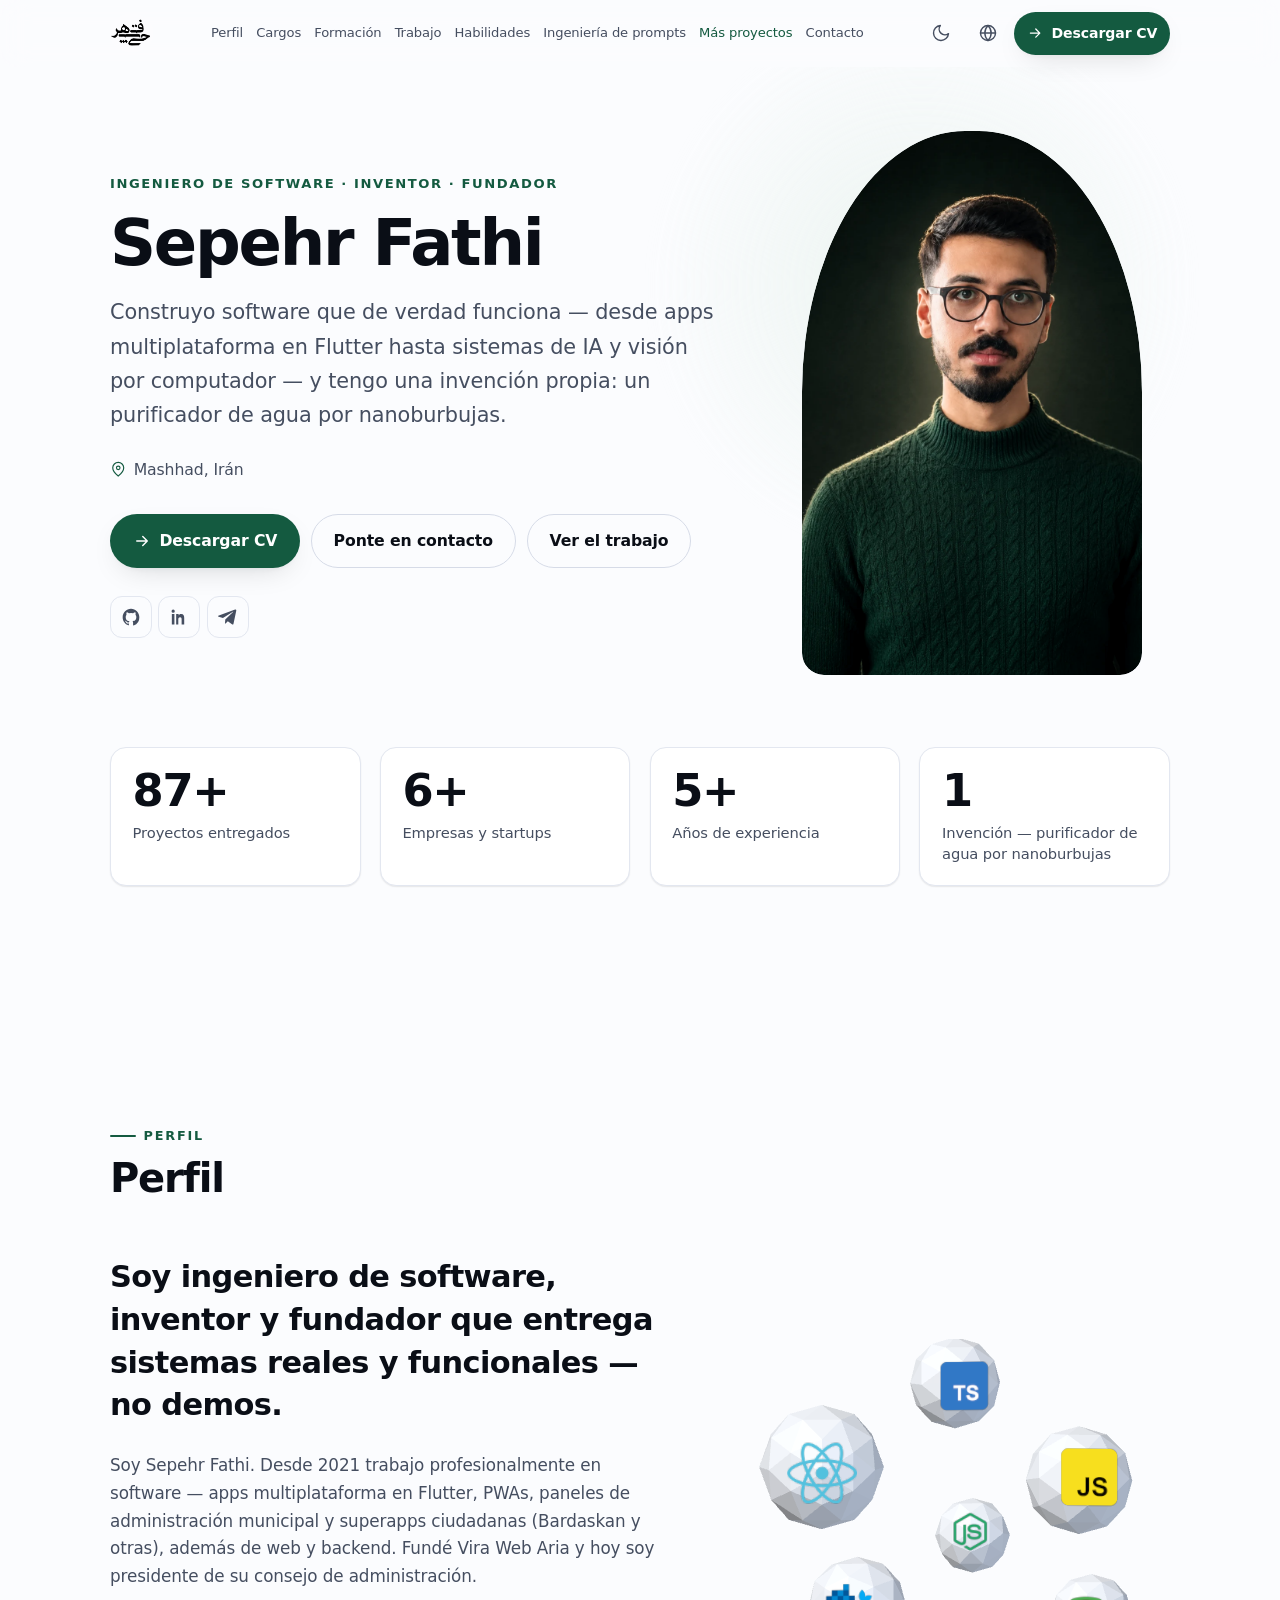
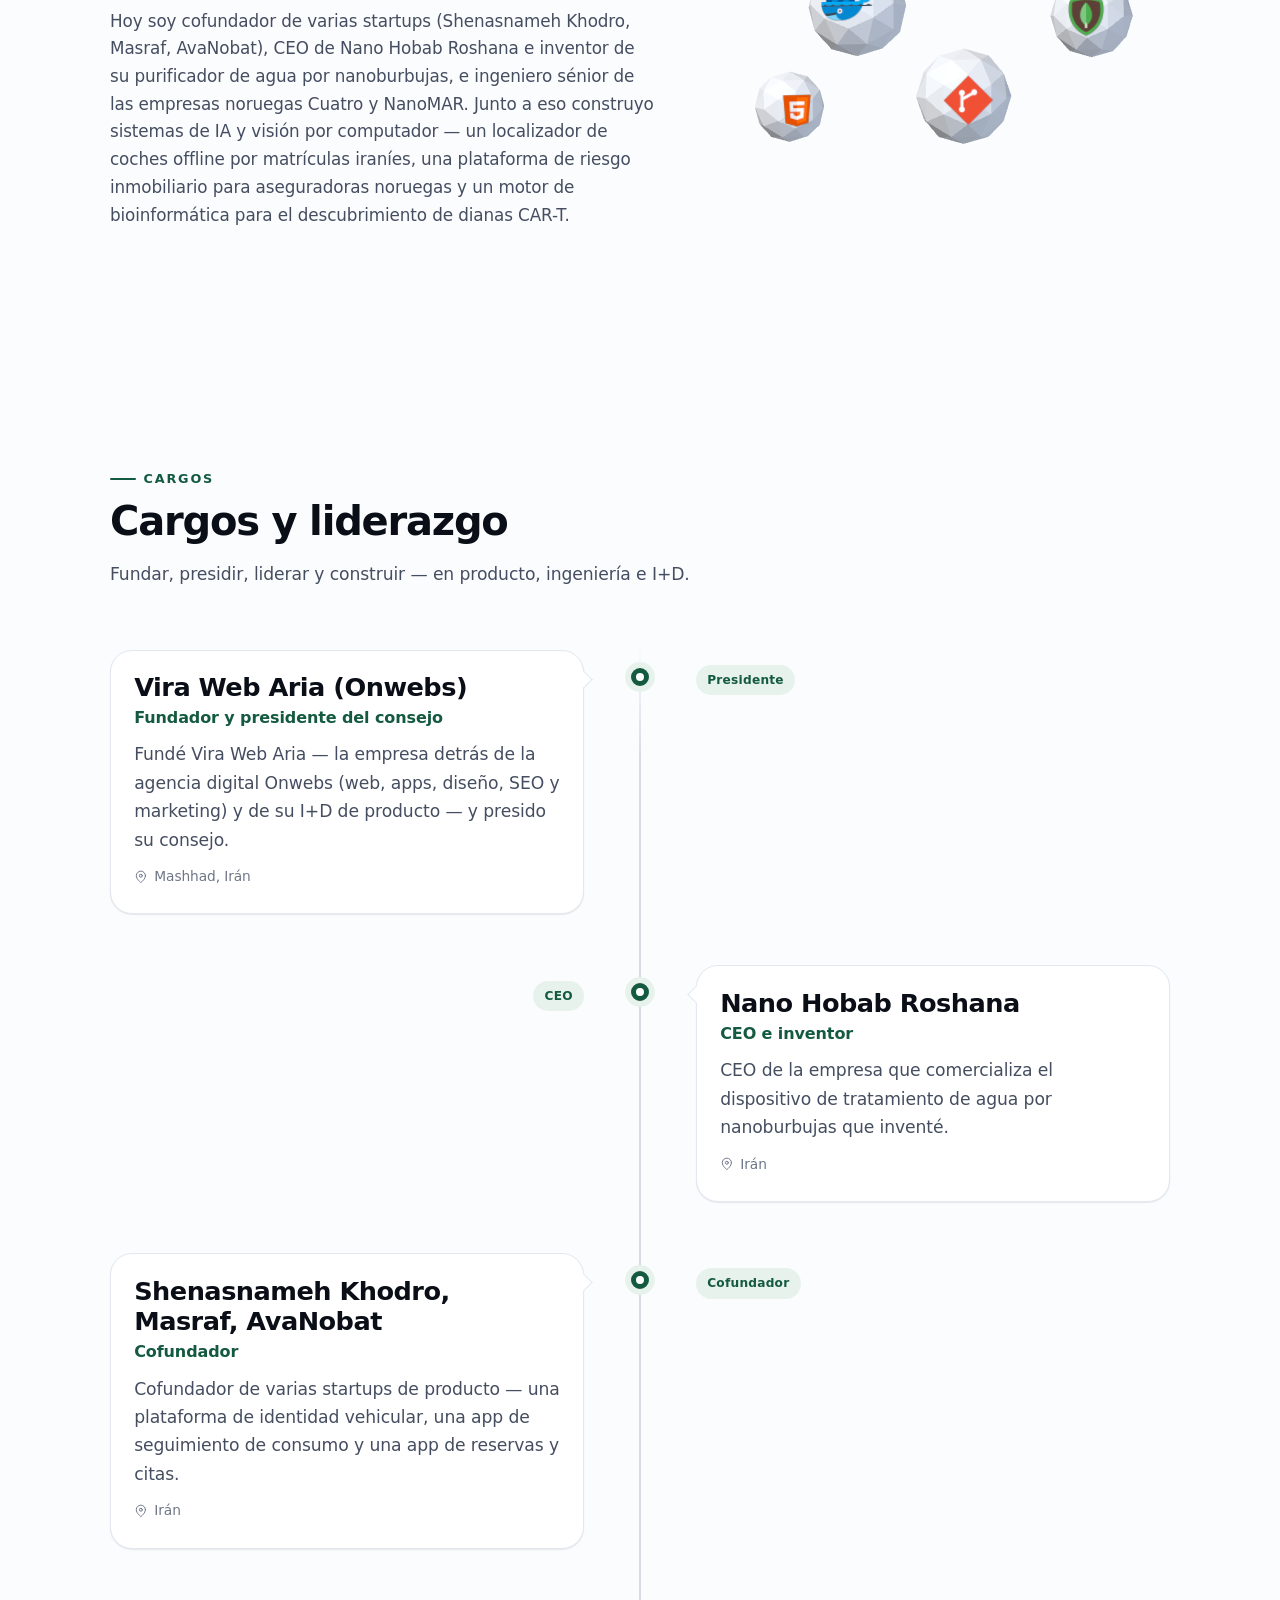
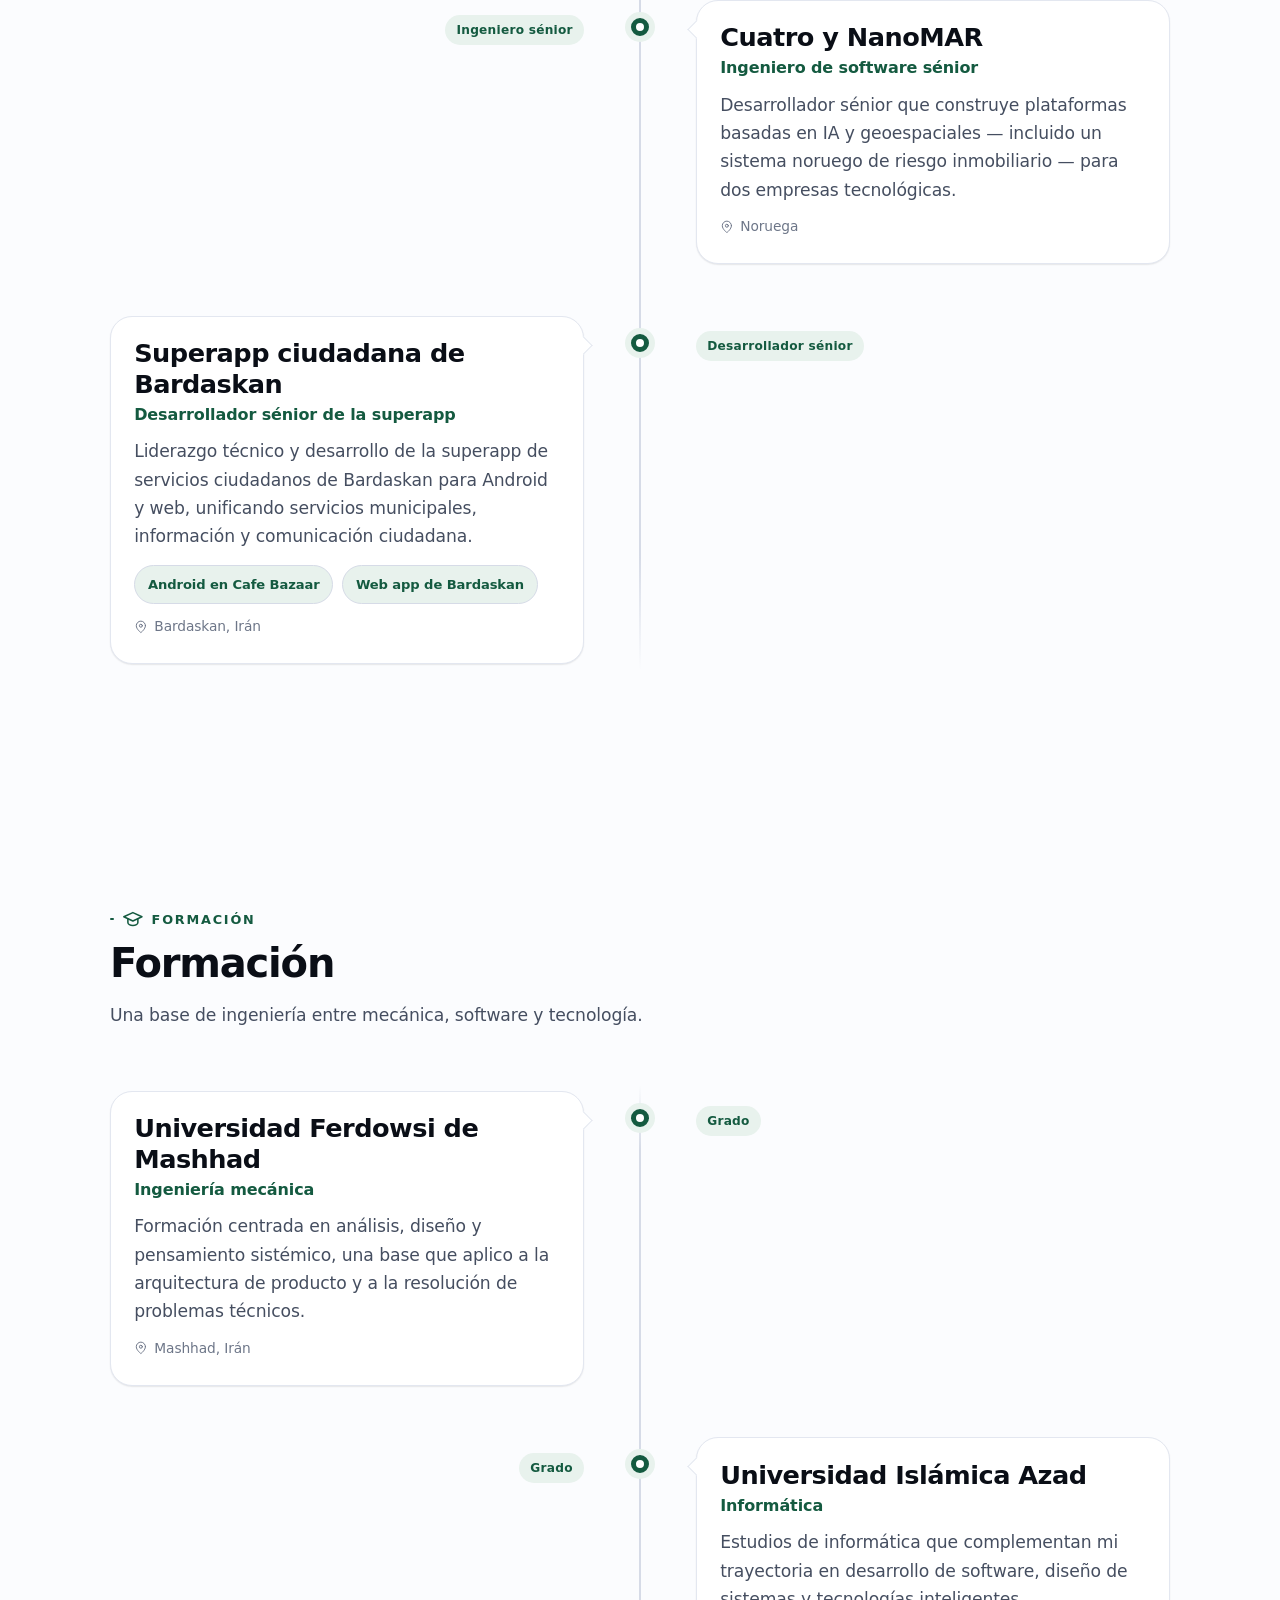
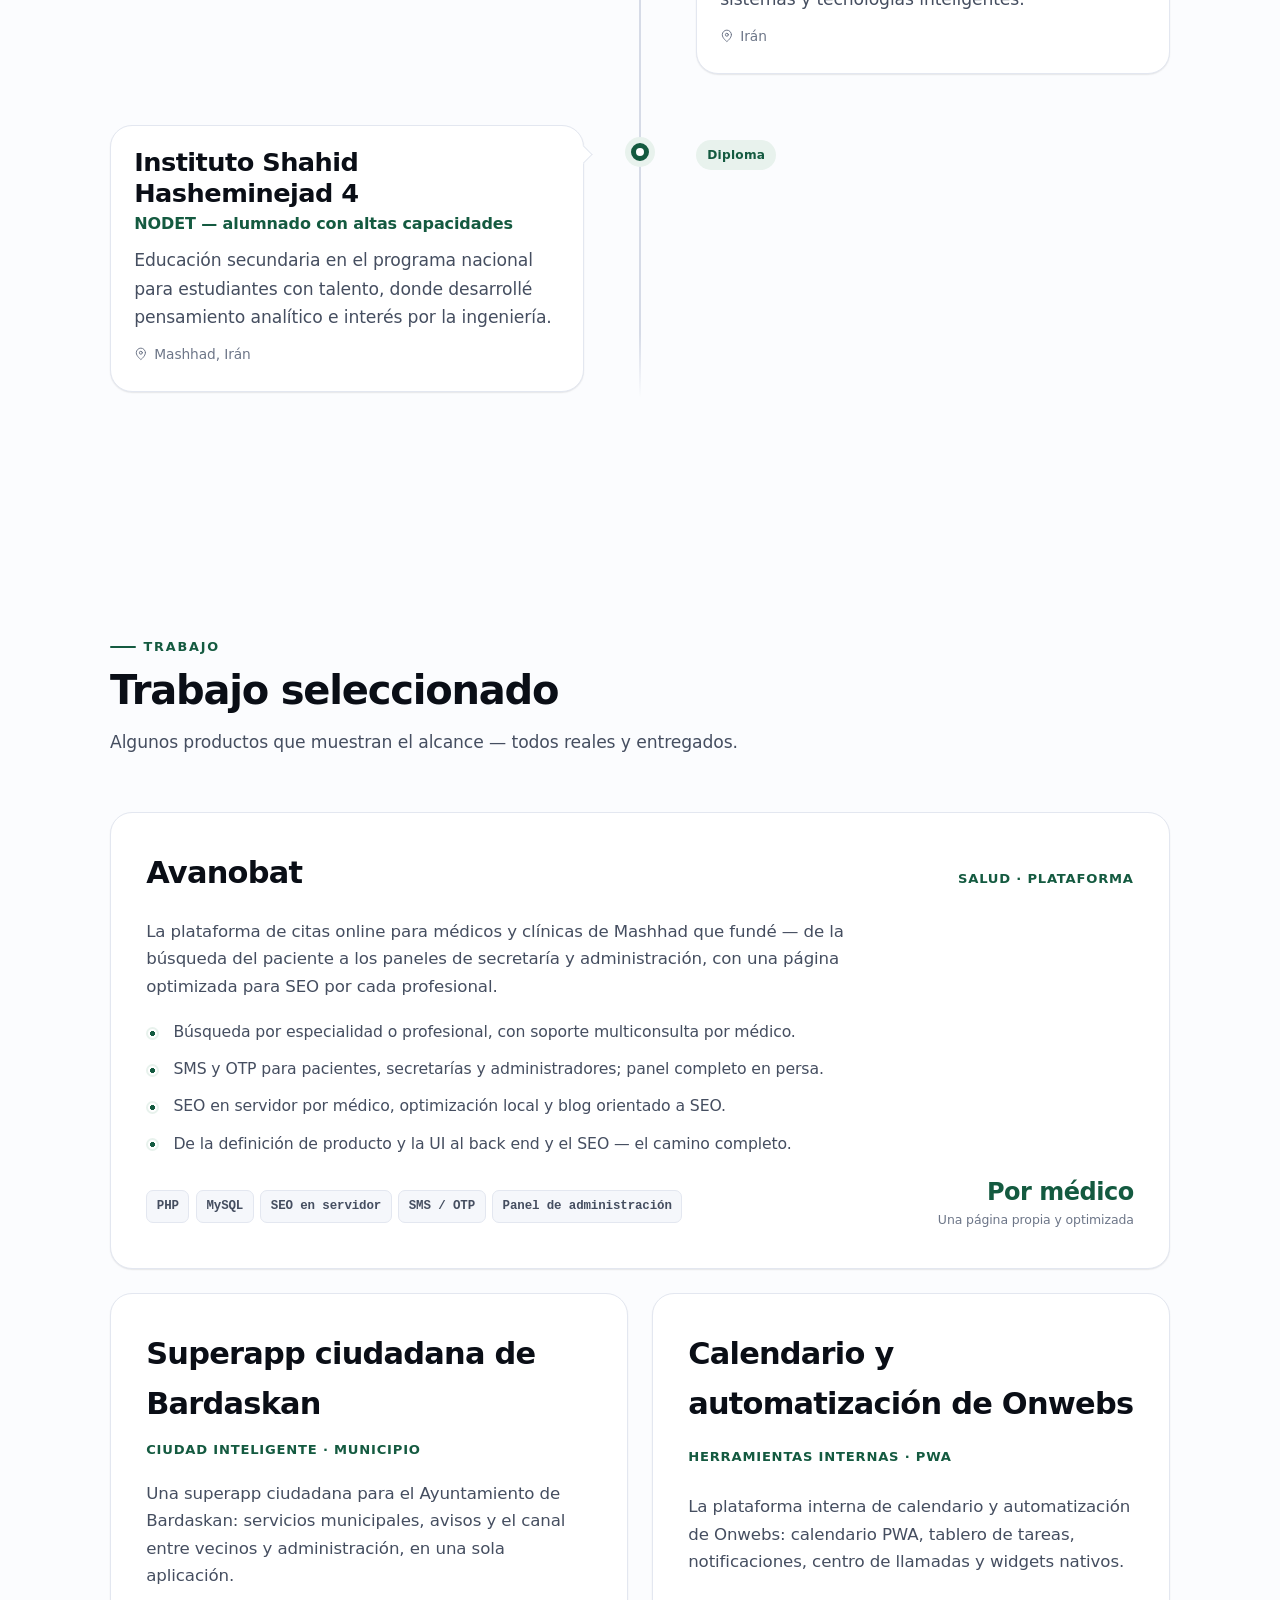
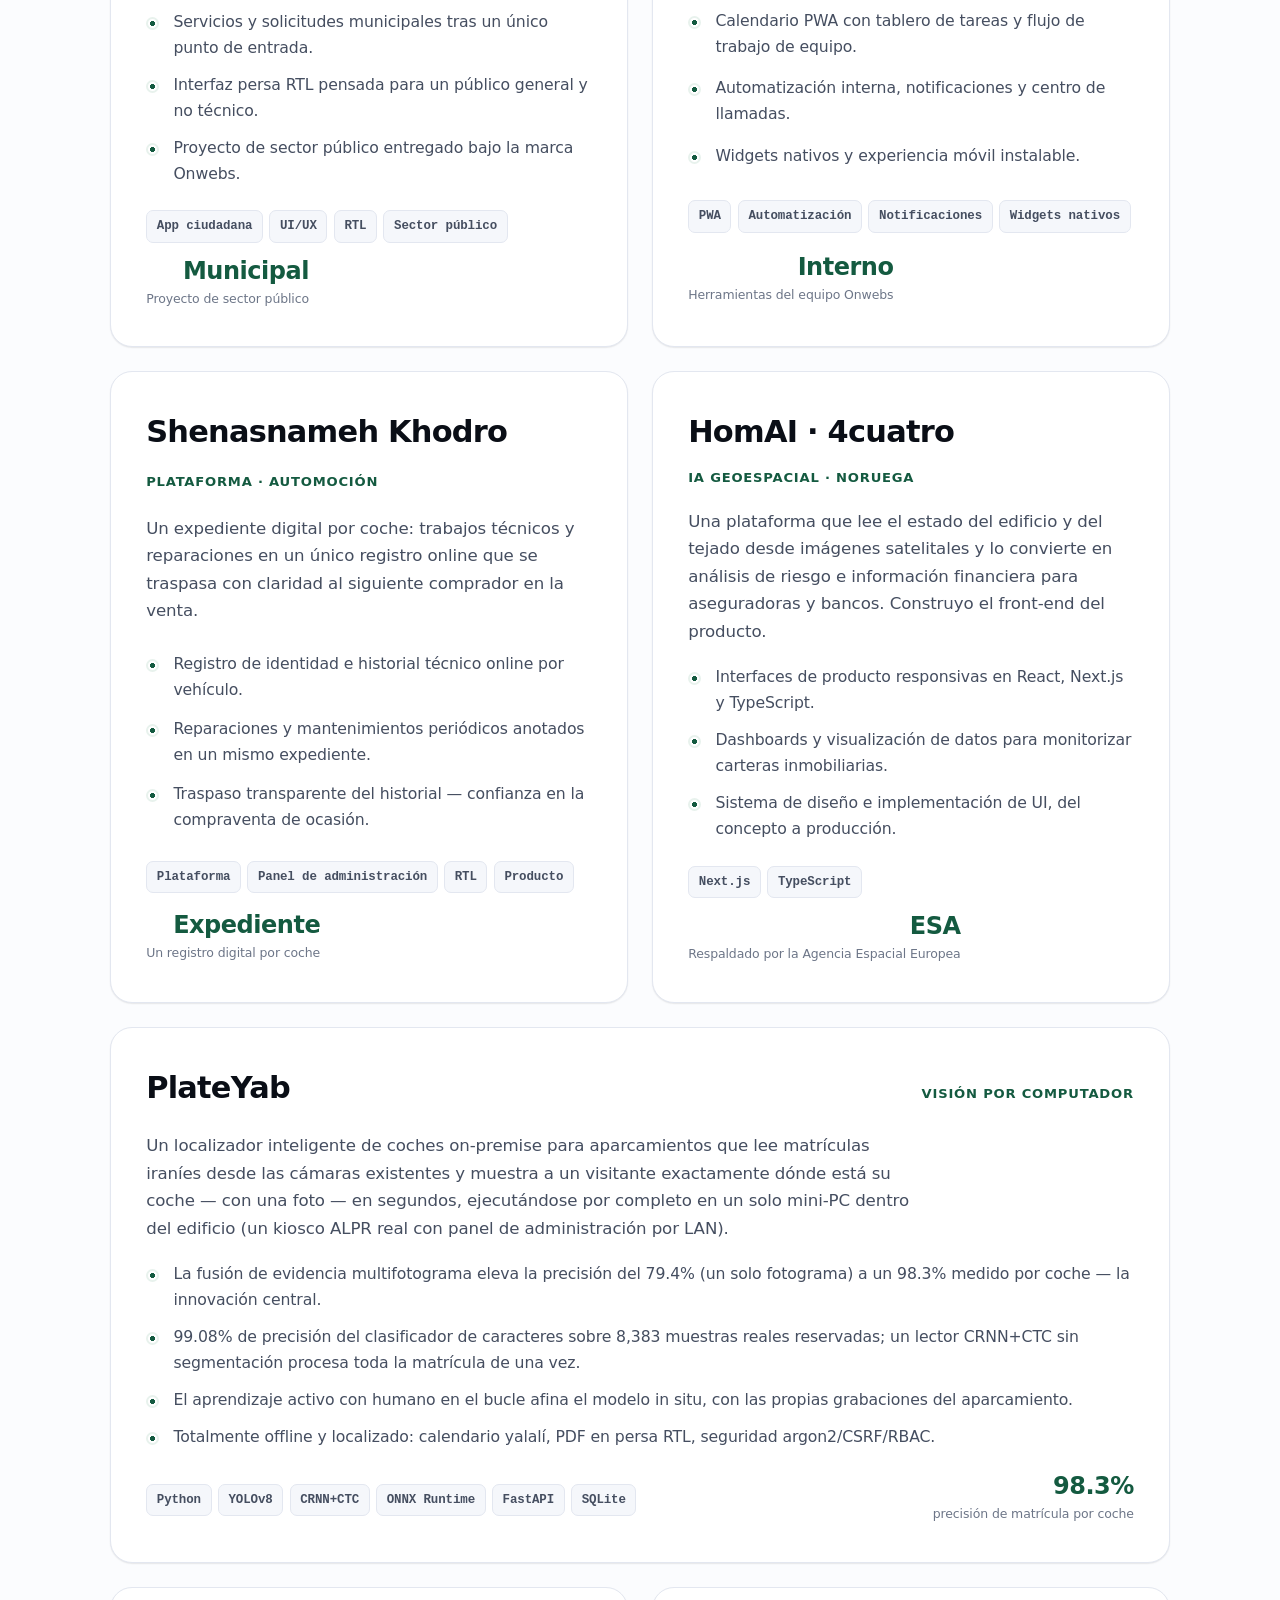
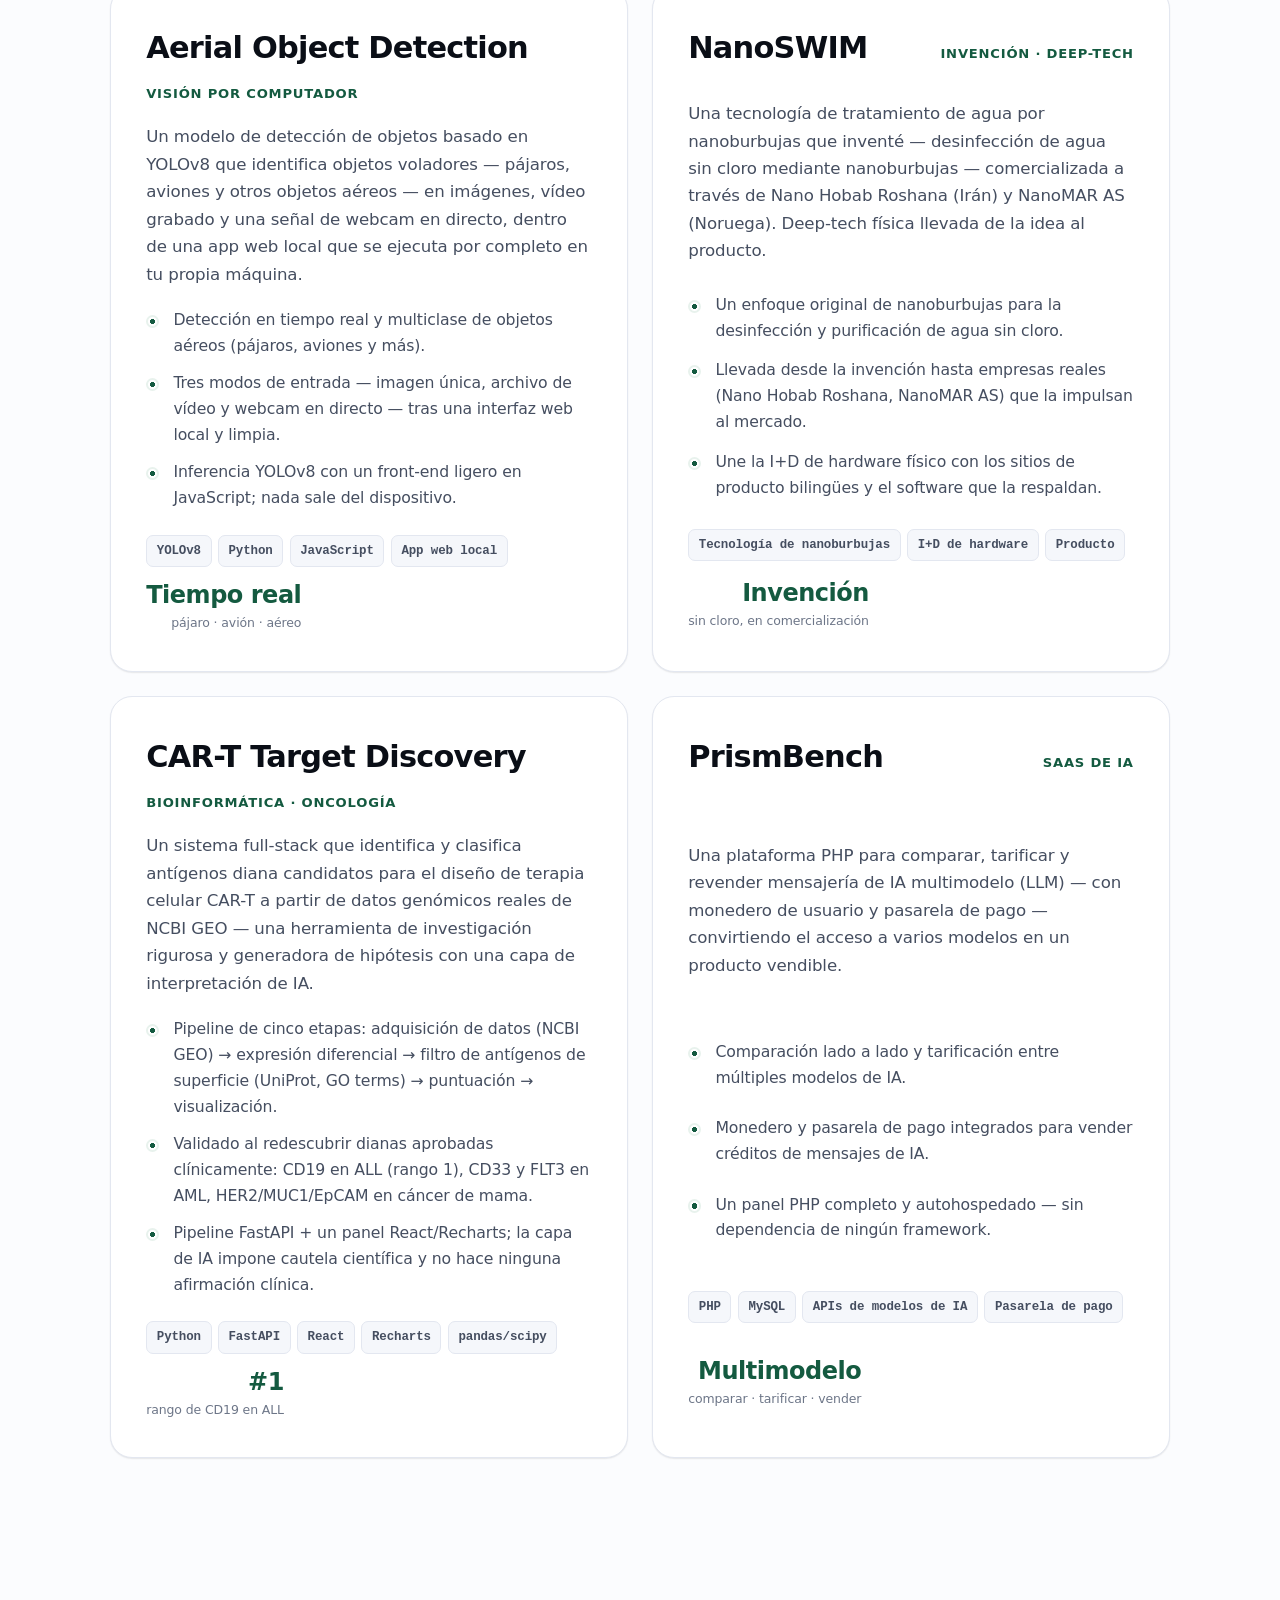
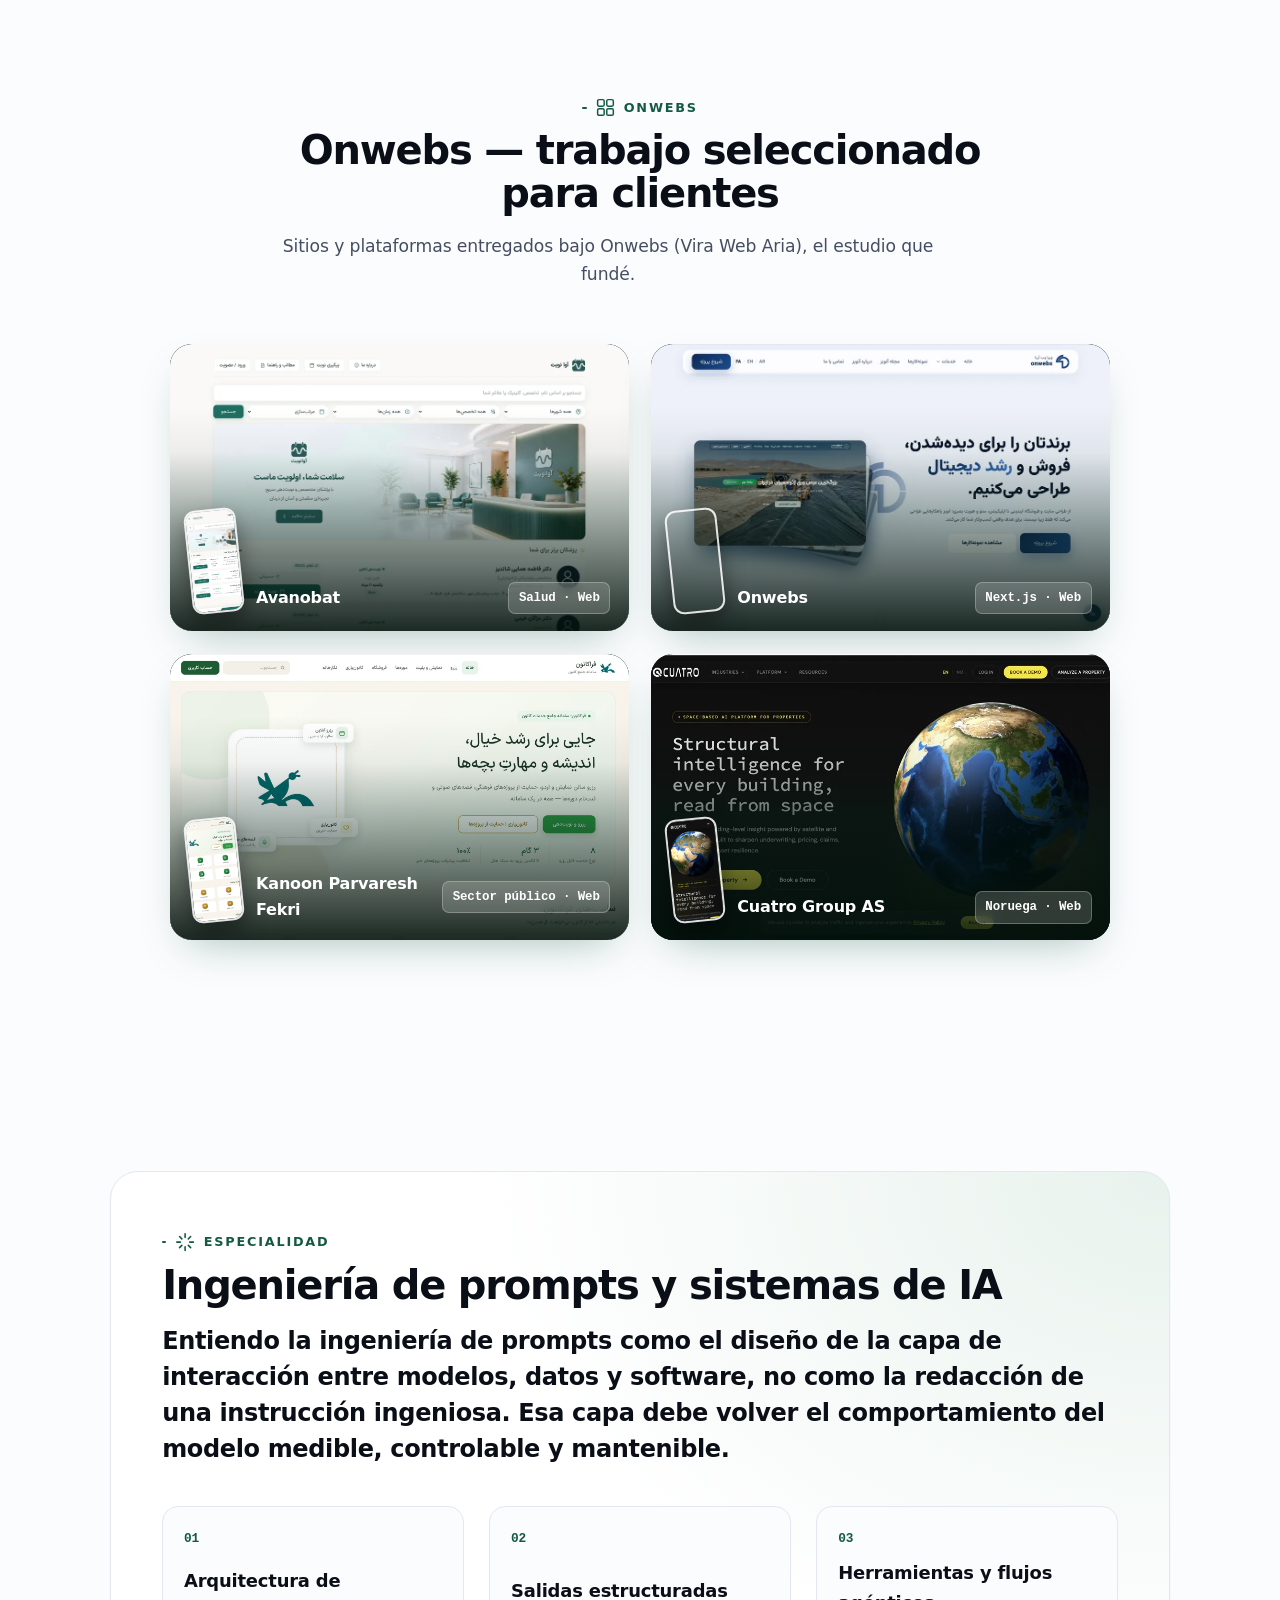
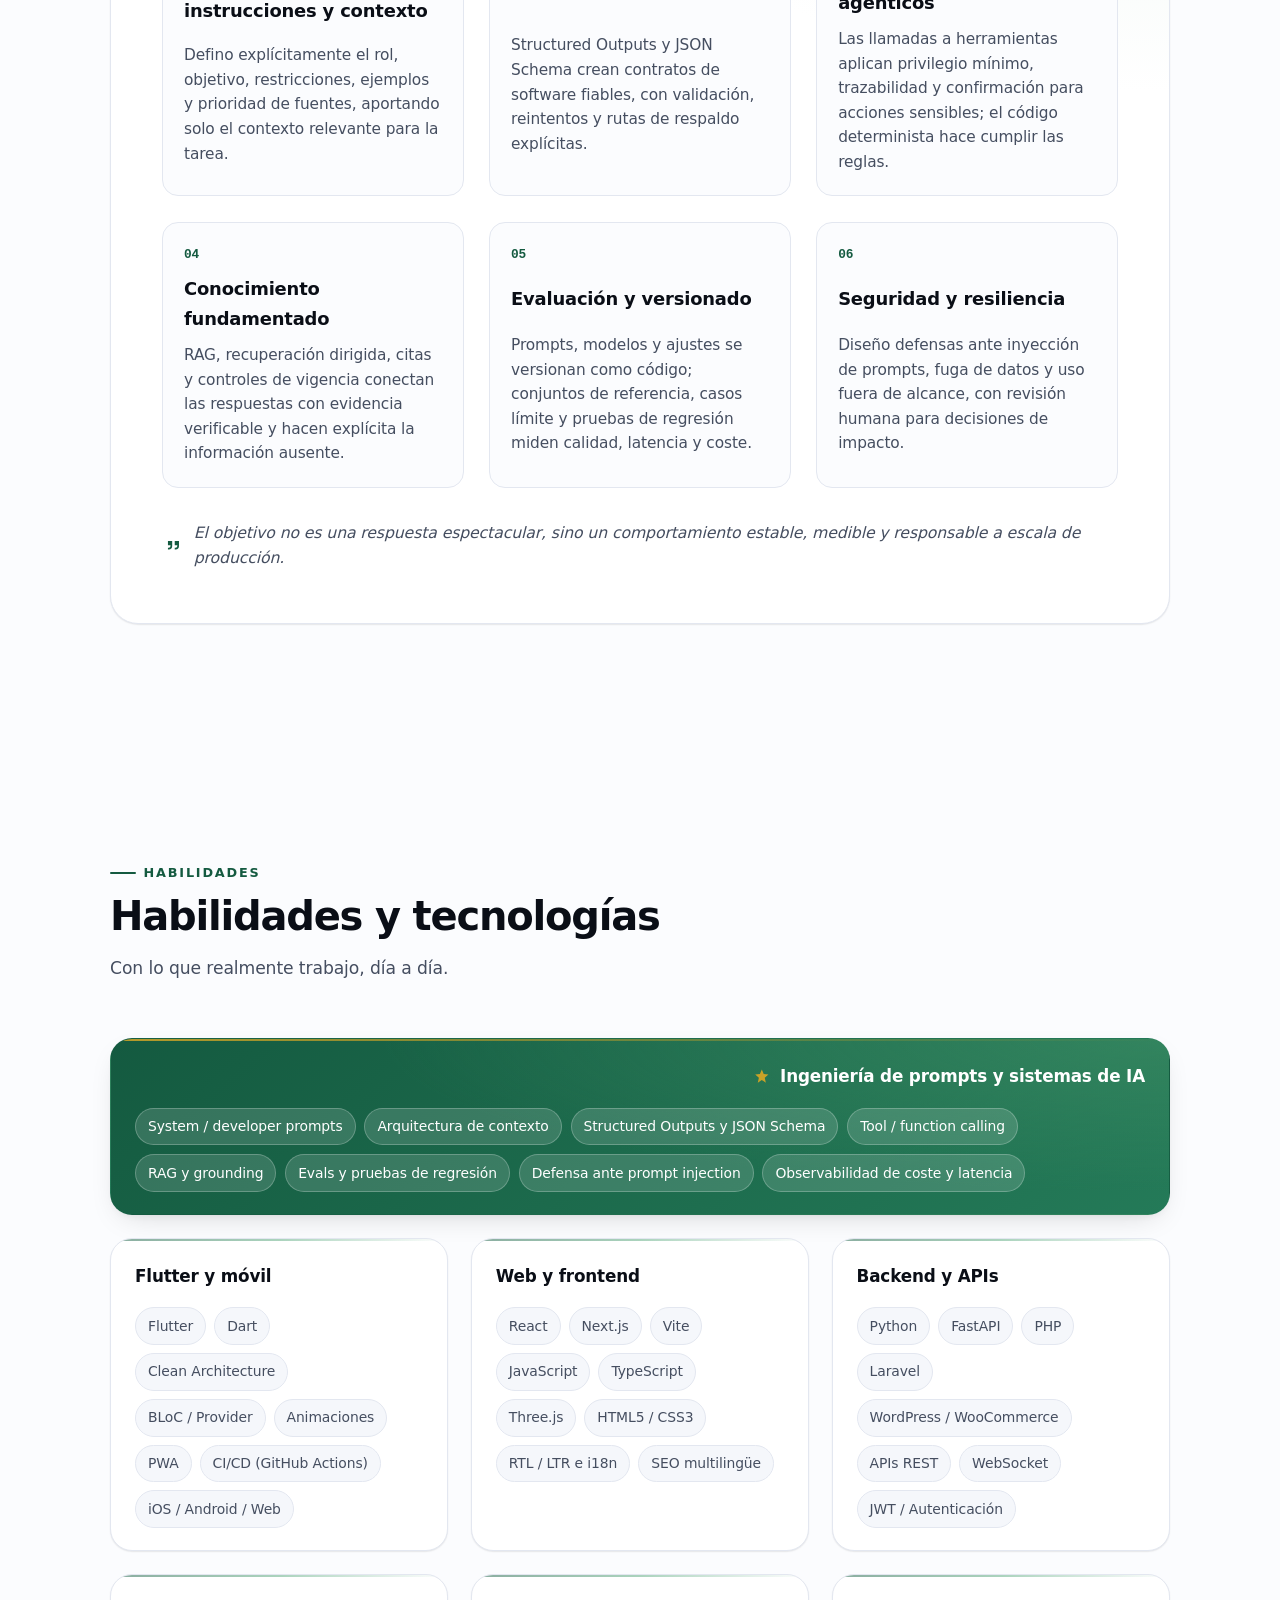
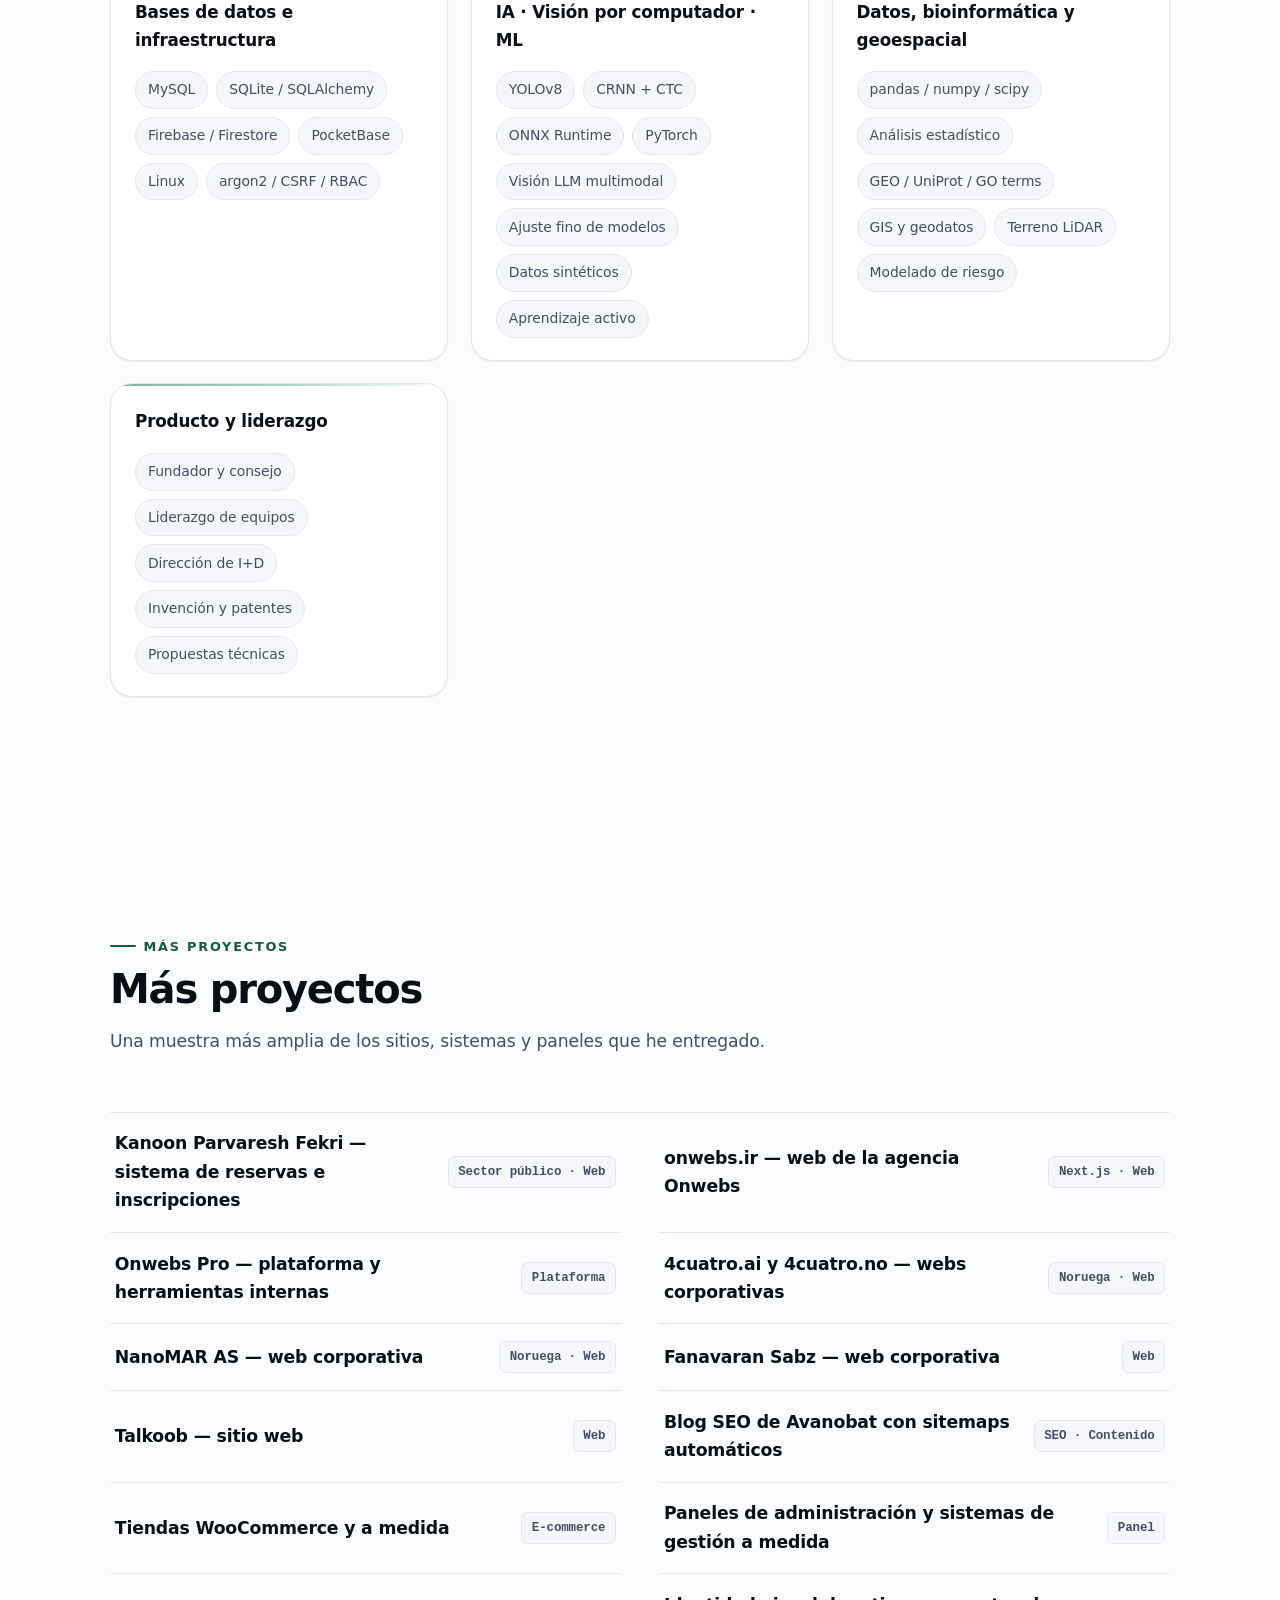
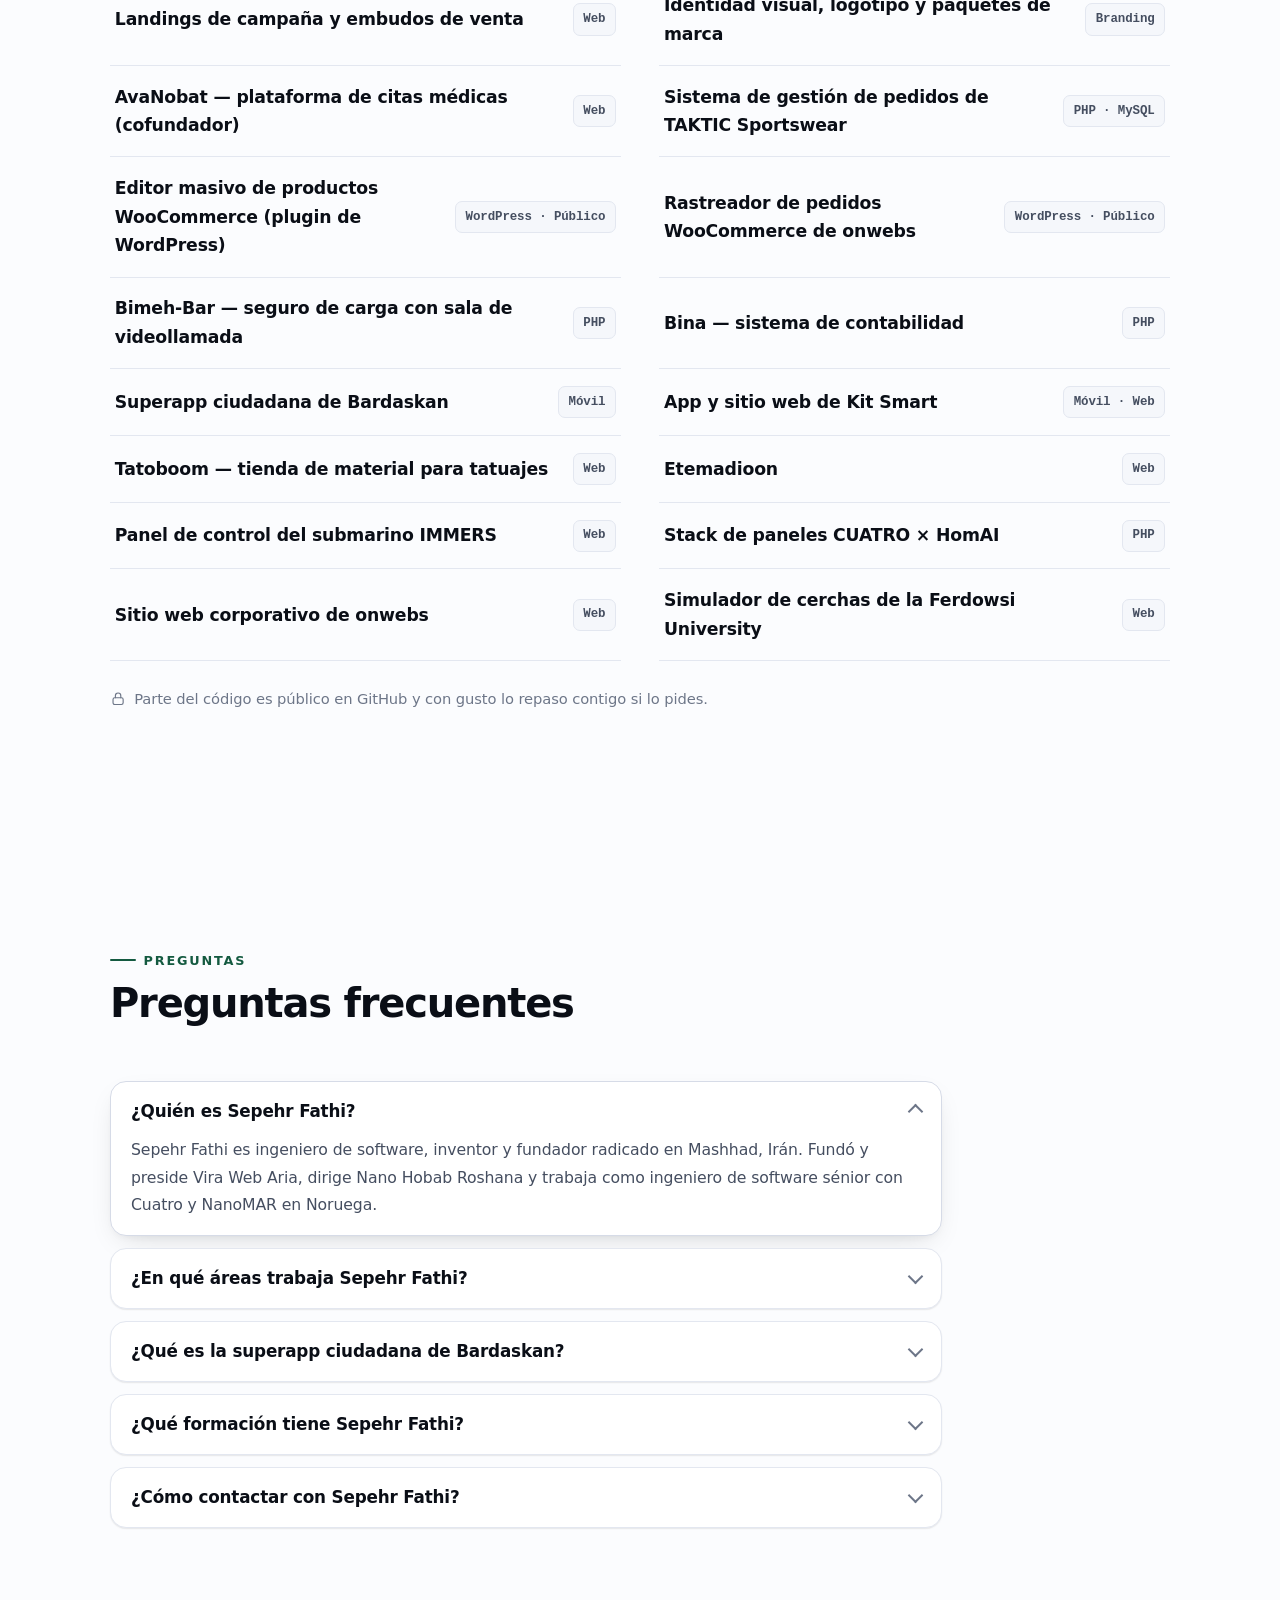
<file: es/index.html>
<!doctype html>
<html lang="es" dir="ltr">
<head>
  <meta charset="utf-8" />
  <meta name="viewport" content="width=device-width, initial-scale=1, viewport-fit=cover" />
  <meta name="color-scheme" content="light dark" />
  <meta name="theme-color" content="#fcfcfb" />
  <title>Sepehr Fathi — Ingeniero de software, inventor y fundador</title>
  <meta name="description" content="Sepehr Fathi crea software real — desde apps multiplataforma en Flutter y superapps municipales hasta sistemas de IA, visión por computador y bioinformática. Inventor de un purificador de agua por nanoburbujas, fundador y presidente de Vira Web Aria, CEO de Nano Hobab Roshana, ingeniero sénior en Cuatro y NanoMAR. Con base en Mashhad, Irán." />
  <meta name="keywords" content="Sepehr Fathi, ingeniero de software, desarrollador Flutter, inventor, purificador de agua por nanoburbujas, fundador, Vira Web Aria, Nano Hobab Roshana, Cuatro, NanoMAR, ingeniería de prompts, visión por computador, bioinformática, Python, FastAPI, React, PHP, Mashhad" />
  <meta name="author" content="Sepehr Fathi" />
  <meta name="robots" content="index, follow, max-image-preview:large" />
  <link rel="canonical" href="https://sep.onwebs.ir/es/" />
  <link rel="alternate" hreflang="fa" href="https://sep.onwebs.ir/fa/" />
  <link rel="alternate" hreflang="en" href="https://sep.onwebs.ir/en/" />
  <link rel="alternate" hreflang="ar" href="https://sep.onwebs.ir/ar/" />
  <link rel="alternate" hreflang="zh-Hans" href="https://sep.onwebs.ir/zh/" />
  <link rel="alternate" hreflang="ru" href="https://sep.onwebs.ir/ru/" />
  <link rel="alternate" hreflang="es" href="https://sep.onwebs.ir/es/" />
  <link rel="alternate" hreflang="nb-NO" href="https://sep.onwebs.ir/no/" />
  <link rel="alternate" hreflang="x-default" href="https://sep.onwebs.ir/fa/" />
  <meta property="og:type" content="profile" />
  <meta property="og:site_name" content="Sepehr Fathi" />
  <meta property="og:title" content="Sepehr Fathi — Ingeniero de software, inventor y fundador" />
  <meta property="og:description" content="Sepehr Fathi crea software real — desde apps multiplataforma en Flutter y superapps municipales hasta sistemas de IA, visión por computador y bioinformática. Inventor de un purificador de agua por nanoburbujas, fundador y presidente de Vira Web Aria, CEO de Nano Hobab Roshana, ingeniero sénior en Cuatro y NanoMAR. Con base en Mashhad, Irán." />
  <meta property="og:url" content="https://sep.onwebs.ir/es/" />
  <meta property="og:locale" content="es_ES" />
  <meta name="twitter:card" content="summary_large_image" />
  <meta name="twitter:title" content="Sepehr Fathi — Ingeniero de software, inventor y fundador" />
  <meta name="twitter:description" content="Sepehr Fathi crea software real — desde apps multiplataforma en Flutter y superapps municipales hasta sistemas de IA, visión por computador y bioinformática. Inventor de un purificador de agua por nanoburbujas, fundador y presidente de Vira Web Aria, CEO de Nano Hobab Roshana, ingeniero sénior en Cuatro y NanoMAR. Con base en Mashhad, Irán." />
  <link rel="icon" type="image/png" sizes="512x512" href="../favicon.png" />
  <link rel="icon" type="image/png" sizes="32x32" href="../favicon-32.png" />
  <link rel="apple-touch-icon" href="../apple-touch-icon.png" />
  <link rel="manifest" href="../manifest.webmanifest" />
  <link rel="stylesheet" href="../assets/css/styles.css?v=28" />
  <script type="application/ld+json">{"@context":"https://schema.org","@type":"ProfilePage","@id":"https://sep.onwebs.ir/es/#profile","url":"https://sep.onwebs.ir/es/","dateModified":"2026-07-30","mainEntity":{"@type":"Person","name":"Sepehr Fathi","jobTitle":"Ingeniero de software · Inventor · Fundador","description":"Sepehr Fathi crea software real — desde apps multiplataforma en Flutter y superapps municipales hasta sistemas de IA, visión por computador y bioinformática. Inventor de un purificador de agua por nanoburbujas, fundador y presidente de Vira Web Aria, CEO de Nano Hobab Roshana, ingeniero sénior en Cuatro y NanoMAR. Con base en Mashhad, Irán.","url":"https://sep.onwebs.ir/es/","email":"mailto:ftsepi@gmail.com","address":{"@type":"PostalAddress","addressLocality":"Mashhad","addressCountry":"IR"},"sameAs":["https://github.com/sepehrfathi","https://www.linkedin.com/in/sepehr-fathi","https://t.me/sepehrfathi"],"knowsAbout":["Software Engineering","Full-stack Development","Applied AI","Prompt Engineering","Computer Vision","Flutter","Python","FastAPI","Bioinformatics","Geospatial Intelligence","Nano-bubble Technology","Bardaskan Citizen Super App"],"worksFor":[{"@type":"Organization","name":"Vira Web Aria"},{"@type":"Organization","name":"Nano Hobab Roshana"}],"@id":"https://sep.onwebs.ir/es/#person","alternateName":["سپهر فتحی","سپهر","Sepehr Fathi","Sepehr"],"image":"https://sep.onwebs.ir/assets/images/sepehr-fathi-knit-portrait.webp","alumniOf":[{"@type":"CollegeOrUniversity","name":"Ferdowsi University of Mashhad","department":"Mechanical Engineering"},{"@type":"CollegeOrUniversity","name":"Islamic Azad University","department":"Computer Studies"},{"@type":"HighSchool","name":"Shahid Hasheminejad 4 High School (NODET), Mashhad"}]}}</script>
</head>
<body>
  <header class="header">
    <div class="container header__bar">
      <a href="#" class="brand" aria-label="Sepehr Fathi">
        <img class="brand__logo" src="../assets/images/sepehrfathi.webp" alt="Sepehr Fathi" width="673" height="590" />
      </a>
      <nav class="nav" aria-label="Primary"><a href="#about">Perfil</a><a href="#roles">Cargos</a><a href="#edu">Formación</a><a href="#ventures">Trabajo</a><a href="#skills">Habilidades</a><a href="#prompt">Ingeniería de prompts</a><a href="#work">Más proyectos</a><a href="#contact">Contacto</a></nav>
      <div class="header__actions">
        <button class="icon-btn" data-theme-btn aria-label="Tema" aria-pressed="false">
          <span class="only-dark"><svg viewBox="0 0 24 24" fill="none" stroke="currentColor" stroke-width="1.7" stroke-linecap="round" stroke-linejoin="round"><circle cx="12" cy="12" r="4"/><path d="M12 2v2M12 20v2M4.9 4.9l1.4 1.4M17.7 17.7l1.4 1.4M2 12h2M20 12h2M4.9 19.1l1.4-1.4M17.7 6.3l1.4-1.4"/></svg></span><span class="only-light"><svg viewBox="0 0 24 24" fill="none" stroke="currentColor" stroke-width="1.7" stroke-linecap="round" stroke-linejoin="round"><path d="M21 12.8A9 9 0 1 1 11.2 3a7 7 0 0 0 9.8 9.8Z"/></svg></span>
        </button>
        <div class="menu-wrap" data-lang-wrap>
          <button class="icon-btn" data-lang-btn aria-label="Idioma" aria-haspopup="true" aria-expanded="false"><svg viewBox="0 0 24 24" fill="none" stroke="currentColor" stroke-width="1.7" stroke-linecap="round" stroke-linejoin="round"><circle cx="12" cy="12" r="9"/><path d="M3 12h18M12 3c2.5 2.6 3.8 5.7 3.8 9S14.5 18.4 12 21c-2.5-2.6-3.8-5.7-3.8-9S9.5 5.6 12 3Z"/></svg></button>
          <div class="menu" data-lang-menu role="menu"><a href="../fa/" hreflang="fa">فارسی<span>fa</span></a><a href="../en/" hreflang="en">English<span>en</span></a><a href="../ar/" hreflang="ar">العربية<span>ar</span></a><a href="../zh/" hreflang="zh-Hans">简体中文<span>zh-Hans</span></a><a href="../ru/" hreflang="ru">Русский<span>ru</span></a><a href="../es/" hreflang="es" aria-current="true">Español<span>es</span></a><a href="../no/" hreflang="nb-NO">Norsk<span>nb-NO</span></a></div>
        </div>
        <a href="#" class="btn btn--primary btn--sm" data-print><svg viewBox="0 0 24 24" fill="none" stroke="currentColor" stroke-width="1.9" stroke-linecap="round" stroke-linejoin="round"><path d="M5 12h14M13 6l6 6-6 6"/></svg>Descargar CV</a>
      </div>
    </div>
  </header>

  <div class="site">
    <!-- HERO -->
    <section class="hero" id="top">
      <div class="hero__glow" aria-hidden="true"></div>
      <div class="container hero__inner">
        <div class="hero__text">
          <span class="hero__eyebrow reveal">Ingeniero de software · Inventor · Fundador</span>
          <h1 class="hero__name reveal">Sepehr Fathi</h1>
          <p class="hero__role reveal">Construyo software que de verdad funciona — desde apps multiplataforma en Flutter hasta sistemas de IA y visión por computador — y tengo una invención propia: un purificador de agua por nanoburbujas.</p>
          <div class="hero__meta reveal"><span><svg viewBox="0 0 24 24" fill="none" stroke="currentColor" stroke-width="1.7" stroke-linecap="round" stroke-linejoin="round"><path d="M20 10c0 6-8 12-8 12s-8-6-8-12a8 8 0 0 1 16 0Z"/><circle cx="12" cy="10" r="2.6"/></svg>Mashhad, Irán</span></div>
          <div class="hero__cta reveal">
            <a href="#" class="btn btn--primary" data-print><svg viewBox="0 0 24 24" fill="none" stroke="currentColor" stroke-width="1.9" stroke-linecap="round" stroke-linejoin="round"><path d="M5 12h14M13 6l6 6-6 6"/></svg>Descargar CV</a>
            <a href="#contact" class="btn btn--ghost">Ponte en contacto</a>
            <a href="#ventures" class="btn btn--ghost">Ver el trabajo</a>
          </div>
          <div class="hero__socials reveal">
  <a href="https://github.com/sepehrfathi" target="_blank" rel="noopener" aria-label="GitHub" class=""><svg viewBox="0 0 24 24" fill="currentColor" stroke="none"><path d="M12 2C6.48 2 2 6.58 2 12.25c0 4.53 2.87 8.37 6.85 9.73.5.1.68-.22.68-.49l-.01-1.7c-2.79.62-3.38-1.22-3.38-1.22-.45-1.18-1.11-1.5-1.11-1.5-.91-.64.07-.62.07-.62 1 .07 1.53 1.06 1.53 1.06.9 1.57 2.36 1.12 2.94.85.09-.66.35-1.12.63-1.38-2.22-.26-4.56-1.14-4.56-5.07 0-1.12.39-2.03 1.03-2.75-.1-.26-.45-1.3.1-2.71 0 0 .84-.28 2.75 1.05a9.4 9.4 0 0 1 5 0c1.91-1.33 2.75-1.05 2.75-1.05.55 1.41.2 2.45.1 2.71.64.72 1.03 1.63 1.03 2.75 0 3.94-2.34 4.81-4.57 5.06.36.32.68.94.68 1.9l-.01 2.82c0 .27.18.59.69.49A10.26 10.26 0 0 0 22 12.25C22 6.58 17.52 2 12 2Z"/></svg></a>
  <a href="https://www.linkedin.com/in/sepehr-fathi" target="_blank" rel="noopener" aria-label="LinkedIn" class=""><svg viewBox="0 0 24 24" fill="currentColor" stroke="none"><path d="M6.94 5a1.94 1.94 0 1 1-3.88 0 1.94 1.94 0 0 1 3.88 0ZM3.4 8.4h3.1V21H3.4V8.4Zm5.2 0h2.97v1.72h.04c.41-.78 1.42-1.6 2.93-1.6 3.13 0 3.71 2.06 3.71 4.74V21h-3.1v-5.58c0-1.33-.02-3.04-1.85-3.04-1.85 0-2.14 1.45-2.14 2.94V21H8.6V8.4Z"/></svg></a>
  <a href="https://t.me/sepehrfathi" target="_blank" rel="noopener" aria-label="Telegram" class=""><svg viewBox="0 0 24 24" fill="currentColor" stroke="none"><path d="M21.9 4.6 18.6 20c-.24 1.08-.9 1.34-1.82.83l-5-3.68-2.42 2.33c-.27.27-.5.5-1 .5l.35-5.06L18.1 6.1c.4-.36-.09-.56-.62-.2L5.9 13.28.86 11.7c-1.1-.34-1.12-1.1.23-1.63L20.5 3.03c.9-.34 1.7.2 1.4 1.57Z"/></svg></a></div>
        </div>
        <div class="hero__photo reveal" aria-hidden="false">
          <span class="hero__photo-ring" aria-hidden="true"></span>
          <img src="../assets/images/sepehr-fathi-knit-portrait.webp" alt="Sepehr Fathi" width="1122" height="1402" loading="eager" decoding="async" />
        </div>
      </div>
    </section>

    <!-- STATS -->
    <section class="container" style="padding-block:0 var(--section-y)">
      <div class="stats"><div class="stat reveal"><div class="stat__num">87+</div><div class="stat__label">Proyectos entregados</div></div><div class="stat reveal"><div class="stat__num">6+</div><div class="stat__label">Empresas y startups</div></div><div class="stat reveal"><div class="stat__num">5+</div><div class="stat__label">Años de experiencia</div></div><div class="stat reveal"><div class="stat__num">1</div><div class="stat__label">Invención — purificador de agua por nanoburbujas</div></div></div>
    </section>

    <!-- ABOUT -->
    <section class="section" id="about">
      <div class="container">
        <div class="section-head reveal">
          <span class="eyebrow">Perfil</span>
          <h2 class="section-title">Perfil</h2>
        </div>
        <div class="about__grid">
          <div>
            <p class="about__lead reveal">Soy ingeniero de software, inventor y fundador que entrega sistemas reales y funcionales — no demos.</p>
            <div class="about__body"><p>Soy Sepehr Fathi. Desde 2021 trabajo profesionalmente en software — apps multiplataforma en Flutter, PWAs, paneles de administración municipal y superapps ciudadanas (Bardaskan y otras), además de web y backend. Fundé Vira Web Aria y hoy soy presidente de su consejo de administración.</p><p>Hoy soy cofundador de varias startups (Shenasnameh Khodro, Masraf, AvaNobat), CEO de Nano Hobab Roshana e inventor de su purificador de agua por nanoburbujas, e ingeniero sénior de las empresas noruegas Cuatro y NanoMAR. Junto a eso construyo sistemas de IA y visión por computador — un localizador de coches offline por matrículas iraníes, una plataforma de riesgo inmobiliario para aseguradoras noruegas y un motor de bioinformática para el descubrimiento de dianas CAR-T.</p></div>
          </div>
          <div class="reveal">
            <div class="orbs" data-orbs aria-hidden="true"><span class="orb" style="--x:4%;--y:16%;--s:30%;--dur:9.5s;--dly:0s;--dx:5px;--dy:-15px"><img src="../assets/images/tech/reactjs.png" alt="" width="256" height="256" loading="lazy" decoding="async" /></span><span class="orb" style="--x:41%;--y:2%;--s:22%;--dur:11s;--dly:-2.4s;--dx:-6px;--dy:-11px"><img src="../assets/images/tech/typescript.png" alt="" width="256" height="256" loading="lazy" decoding="async" /></span><span class="orb" style="--x:70%;--y:19%;--s:26%;--dur:8.6s;--dly:-1.1s;--dx:4px;--dy:-16px"><img src="../assets/images/tech/javascript.png" alt="" width="256" height="256" loading="lazy" decoding="async" /></span><span class="orb" style="--x:48%;--y:37%;--s:18%;--dur:12s;--dly:-3.6s;--dx:-5px;--dy:-9px"><img src="../assets/images/tech/nodejs.png" alt="" width="256" height="256" loading="lazy" decoding="async" /></span><span class="orb" style="--x:16%;--y:55%;--s:24%;--dur:10.2s;--dly:-.7s;--dx:6px;--dy:-13px"><img src="../assets/images/tech/docker.png" alt="" width="256" height="256" loading="lazy" decoding="async" /></span><span class="orb" style="--x:74%;--y:56%;--s:20%;--dur:9s;--dly:-2.9s;--dx:-4px;--dy:-12px"><img src="../assets/images/tech/mongodb.png" alt="" width="256" height="256" loading="lazy" decoding="async" /></span><span class="orb" style="--x:43%;--y:72%;--s:23%;--dur:11.6s;--dly:-1.8s;--dx:5px;--dy:-10px"><img src="../assets/images/tech/git.png" alt="" width="256" height="256" loading="lazy" decoding="async" /></span><span class="orb" style="--x:5%;--y:82%;--s:17%;--dur:8.2s;--dly:-4.2s;--dx:-5px;--dy:-14px"><img src="../assets/images/tech/html.png" alt="" width="256" height="256" loading="lazy" decoding="async" /></span></div>
          </div>
        </div>
      </div>
    </section>

    <!-- ROLES -->
    <section class="section" id="roles">
      <div class="container">
        <div class="section-head reveal">
          <span class="eyebrow">Cargos</span>
          <h2 class="section-title">Cargos y liderazgo</h2>
          <p class="section-sub">Fundar, presidir, liderar y construir — en producto, ingeniería e I+D.</p>
        </div>
        <div class="roles__list">
      <article class="role reveal">
        <div><span class="role__badge">Presidente</span></div>
        <div class="role__main">
          <h3 class="role__org">Vira Web Aria (Onwebs)</h3>
          <div class="role__role">Fundador y presidente del consejo</div>
          <p class="role__detail">Fundé Vira Web Aria — la empresa detrás de la agencia digital Onwebs (web, apps, diseño, SEO y marketing) y de su I+D de producto — y presido su consejo.</p>
          <span class="role__loc"><svg viewBox="0 0 24 24" fill="none" stroke="currentColor" stroke-width="1.7" stroke-linecap="round" stroke-linejoin="round"><path d="M20 10c0 6-8 12-8 12s-8-6-8-12a8 8 0 0 1 16 0Z"/><circle cx="12" cy="10" r="2.6"/></svg>Mashhad, Irán</span>
        </div>
      </article>
      <article class="role reveal">
        <div><span class="role__badge">CEO</span></div>
        <div class="role__main">
          <h3 class="role__org">Nano Hobab Roshana</h3>
          <div class="role__role">CEO e inventor</div>
          <p class="role__detail">CEO de la empresa que comercializa el dispositivo de tratamiento de agua por nanoburbujas que inventé.</p>
          <span class="role__loc"><svg viewBox="0 0 24 24" fill="none" stroke="currentColor" stroke-width="1.7" stroke-linecap="round" stroke-linejoin="round"><path d="M20 10c0 6-8 12-8 12s-8-6-8-12a8 8 0 0 1 16 0Z"/><circle cx="12" cy="10" r="2.6"/></svg>Irán</span>
        </div>
      </article>
      <article class="role reveal">
        <div><span class="role__badge">Cofundador</span></div>
        <div class="role__main">
          <h3 class="role__org">Shenasnameh Khodro, Masraf, AvaNobat</h3>
          <div class="role__role">Cofundador</div>
          <p class="role__detail">Cofundador de varias startups de producto — una plataforma de identidad vehicular, una app de seguimiento de consumo y una app de reservas y citas.</p>
          <span class="role__loc"><svg viewBox="0 0 24 24" fill="none" stroke="currentColor" stroke-width="1.7" stroke-linecap="round" stroke-linejoin="round"><path d="M20 10c0 6-8 12-8 12s-8-6-8-12a8 8 0 0 1 16 0Z"/><circle cx="12" cy="10" r="2.6"/></svg>Irán</span>
        </div>
      </article>
      <article class="role reveal">
        <div><span class="role__badge">Ingeniero sénior</span></div>
        <div class="role__main">
          <h3 class="role__org">Cuatro y NanoMAR</h3>
          <div class="role__role">Ingeniero de software sénior</div>
          <p class="role__detail">Desarrollador sénior que construye plataformas basadas en IA y geoespaciales — incluido un sistema noruego de riesgo inmobiliario — para dos empresas tecnológicas.</p>
          <span class="role__loc"><svg viewBox="0 0 24 24" fill="none" stroke="currentColor" stroke-width="1.7" stroke-linecap="round" stroke-linejoin="round"><path d="M20 10c0 6-8 12-8 12s-8-6-8-12a8 8 0 0 1 16 0Z"/><circle cx="12" cy="10" r="2.6"/></svg>Noruega</span>
        </div>
      </article>
      <article class="role reveal role--bardaskan">
        <div><span class="role__badge">Desarrollador sénior</span></div>
        <div class="role__main">
          <h3 class="role__org">Superapp ciudadana de Bardaskan</h3>
          <div class="role__role">Desarrollador sénior de la superapp</div>
          <p class="role__detail">Liderazgo técnico y desarrollo de la superapp de servicios ciudadanos de Bardaskan para Android y web, unificando servicios municipales, información y comunicación ciudadana.</p>
          <div class="role__links"><a href="https://cafebazaar.ir/app/com.example.flutter_application_1" target="_blank" rel="noopener">Android en Cafe Bazaar</a><a href="https://app.bardaskan.ir" target="_blank" rel="noopener">Web app de Bardaskan</a></div>
          <span class="role__loc"><svg viewBox="0 0 24 24" fill="none" stroke="currentColor" stroke-width="1.7" stroke-linecap="round" stroke-linejoin="round"><path d="M20 10c0 6-8 12-8 12s-8-6-8-12a8 8 0 0 1 16 0Z"/><circle cx="12" cy="10" r="2.6"/></svg>Bardaskan, Irán</span>
        </div>
      </article></div>
      </div>
    </section>

    <!-- EDUCATION -->
    <section class="section" id="edu">
      <div class="container">
        <div class="section-head reveal">
          <span class="eyebrow"><svg viewBox="0 0 24 24" fill="none" stroke="currentColor" stroke-width="1.7" stroke-linecap="round" stroke-linejoin="round"><path d="m12 4 10 4.6-10 4.6L2 8.6 12 4Z"/><path d="M6.5 10.8V15c0 1.8 2.5 3.2 5.5 3.2s5.5-1.4 5.5-3.2v-4.2"/></svg>Formación</span>
          <h2 class="section-title">Formación</h2>
          <p class="section-sub">Una base de ingeniería entre mecánica, software y tecnología.</p>
        </div>
        <div class="roles__list">
      <article class="role reveal">
        <div><span class="role__badge">Grado</span></div>
        <div class="role__main">
          <h3 class="role__org">Universidad Ferdowsi de Mashhad</h3>
          <div class="role__role">Ingeniería mecánica</div>
          <p class="role__detail">Formación centrada en análisis, diseño y pensamiento sistémico, una base que aplico a la arquitectura de producto y a la resolución de problemas técnicos.</p>
          <span class="role__loc"><svg viewBox="0 0 24 24" fill="none" stroke="currentColor" stroke-width="1.7" stroke-linecap="round" stroke-linejoin="round"><path d="M20 10c0 6-8 12-8 12s-8-6-8-12a8 8 0 0 1 16 0Z"/><circle cx="12" cy="10" r="2.6"/></svg>Mashhad, Irán</span>
        </div>
      </article>
      <article class="role reveal">
        <div><span class="role__badge">Grado</span></div>
        <div class="role__main">
          <h3 class="role__org">Universidad Islámica Azad</h3>
          <div class="role__role">Informática</div>
          <p class="role__detail">Estudios de informática que complementan mi trayectoria en desarrollo de software, diseño de sistemas y tecnologías inteligentes.</p>
          <span class="role__loc"><svg viewBox="0 0 24 24" fill="none" stroke="currentColor" stroke-width="1.7" stroke-linecap="round" stroke-linejoin="round"><path d="M20 10c0 6-8 12-8 12s-8-6-8-12a8 8 0 0 1 16 0Z"/><circle cx="12" cy="10" r="2.6"/></svg>Irán</span>
        </div>
      </article>
      <article class="role reveal">
        <div><span class="role__badge">Diploma</span></div>
        <div class="role__main">
          <h3 class="role__org">Instituto Shahid Hasheminejad 4</h3>
          <div class="role__role">NODET — alumnado con altas capacidades</div>
          <p class="role__detail">Educación secundaria en el programa nacional para estudiantes con talento, donde desarrollé pensamiento analítico e interés por la ingeniería.</p>
          <span class="role__loc"><svg viewBox="0 0 24 24" fill="none" stroke="currentColor" stroke-width="1.7" stroke-linecap="round" stroke-linejoin="round"><path d="M20 10c0 6-8 12-8 12s-8-6-8-12a8 8 0 0 1 16 0Z"/><circle cx="12" cy="10" r="2.6"/></svg>Mashhad, Irán</span>
        </div>
      </article></div>
      </div>
    </section>

    <!-- VENTURES -->
    <section class="section" id="ventures" data-reference-merged="true">
      <div class="container">
        <div class="section-head reveal">
          <span class="eyebrow">Trabajo</span>
          <h2 class="section-title">Trabajo seleccionado</h2>
          <p class="section-sub">Algunos productos que muestran el alcance — todos reales y entregados.</p>
        </div>
        <div class="ventures__grid">
      <article class="venture reveal venture--wide">
        <div class="venture__head">
          <h3 class="venture__name">Avanobat</h3>
          <span class="venture__kicker">Salud · Plataforma</span>
        </div>
        <p class="venture__summary">La plataforma de citas online para médicos y clínicas de Mashhad que fundé — de la búsqueda del paciente a los paneles de secretaría y administración, con una página optimizada para SEO por cada profesional.</p>
        <ul class="venture__points"><li>Búsqueda por especialidad o profesional, con soporte multiconsulta por médico.</li><li>SMS y OTP para pacientes, secretarías y administradores; panel completo en persa.</li><li>SEO en servidor por médico, optimización local y blog orientado a SEO.</li><li>De la definición de producto y la UI al back end y el SEO — el camino completo.</li></ul>
        <div class="venture__foot">
          <div class="venture__stack"><span class="tag">PHP</span><span class="tag">MySQL</span><span class="tag">SEO en servidor</span><span class="tag">SMS / OTP</span><span class="tag">Panel de administración</span></div>
          <div class="venture__metric"><b>Por médico</b><span>Una página propia y optimizada</span></div>
        </div>
      </article><article class="venture reveal">
        <div class="venture__head">
          <h3 class="venture__name">Superapp ciudadana de Bardaskan</h3>
          <span class="venture__kicker">Ciudad inteligente · Municipio</span>
        </div>
        <p class="venture__summary">Una superapp ciudadana para el Ayuntamiento de Bardaskan: servicios municipales, avisos y el canal entre vecinos y administración, en una sola aplicación.</p>
        <ul class="venture__points"><li>Servicios y solicitudes municipales tras un único punto de entrada.</li><li>Interfaz persa RTL pensada para un público general y no técnico.</li><li>Proyecto de sector público entregado bajo la marca Onwebs.</li></ul>
        <div class="venture__foot">
          <div class="venture__stack"><span class="tag">App ciudadana</span><span class="tag">UI/UX</span><span class="tag">RTL</span><span class="tag">Sector público</span></div>
          <div class="venture__metric"><b>Municipal</b><span>Proyecto de sector público</span></div>
        </div>
      </article><article class="venture reveal">
        <div class="venture__head">
          <h3 class="venture__name">Calendario y automatización de Onwebs</h3>
          <span class="venture__kicker">Herramientas internas · PWA</span>
        </div>
        <p class="venture__summary">La plataforma interna de calendario y automatización de Onwebs: calendario PWA, tablero de tareas, notificaciones, centro de llamadas y widgets nativos.</p>
        <ul class="venture__points"><li>Calendario PWA con tablero de tareas y flujo de trabajo de equipo.</li><li>Automatización interna, notificaciones y centro de llamadas.</li><li>Widgets nativos y experiencia móvil instalable.</li></ul>
        <div class="venture__foot">
          <div class="venture__stack"><span class="tag">PWA</span><span class="tag">Automatización</span><span class="tag">Notificaciones</span><span class="tag">Widgets nativos</span></div>
          <div class="venture__metric"><b>Interno</b><span>Herramientas del equipo Onwebs</span></div>
        </div>
      </article><article class="venture reveal">
        <div class="venture__head">
          <h3 class="venture__name">Shenasnameh Khodro</h3>
          <span class="venture__kicker">Plataforma · Automoción</span>
        </div>
        <p class="venture__summary">Un expediente digital por coche: trabajos técnicos y reparaciones en un único registro online que se traspasa con claridad al siguiente comprador en la venta.</p>
        <ul class="venture__points"><li>Registro de identidad e historial técnico online por vehículo.</li><li>Reparaciones y mantenimientos periódicos anotados en un mismo expediente.</li><li>Traspaso transparente del historial — confianza en la compraventa de ocasión.</li></ul>
        <div class="venture__foot">
          <div class="venture__stack"><span class="tag">Plataforma</span><span class="tag">Panel de administración</span><span class="tag">RTL</span><span class="tag">Producto</span></div>
          <div class="venture__metric"><b>Expediente</b><span>Un registro digital por coche</span></div>
        </div>
      </article><article class="venture reveal">
        <div class="venture__head">
          <h3 class="venture__name">HomAI · 4cuatro</h3>
          <span class="venture__kicker">IA geoespacial · Noruega</span>
        </div>
        <p class="venture__summary">Una plataforma que lee el estado del edificio y del tejado desde imágenes satelitales y lo convierte en análisis de riesgo e información financiera para aseguradoras y bancos. Construyo el front-end del producto.</p>
        <ul class="venture__points"><li>Interfaces de producto responsivas en React, Next.js y TypeScript.</li><li>Dashboards y visualización de datos para monitorizar carteras inmobiliarias.</li><li>Sistema de diseño e implementación de UI, del concepto a producción.</li></ul>
        <div class="venture__foot">
          <div class="venture__stack"><span class="tag">Next.js</span><span class="tag">TypeScript</span></div>
          <div class="venture__metric"><b>ESA</b><span>Respaldado por la Agencia Espacial Europea</span></div>
        </div>
      </article><article class="venture reveal venture--wide">
        <div class="venture__head">
          <h3 class="venture__name">PlateYab</h3>
          <span class="venture__kicker">Visión por computador</span>
        </div>
        <p class="venture__summary">Un localizador inteligente de coches on-premise para aparcamientos que lee matrículas iraníes desde las cámaras existentes y muestra a un visitante exactamente dónde está su coche — con una foto — en segundos, ejecutándose por completo en un solo mini-PC dentro del edificio (un kiosco ALPR real con panel de administración por LAN).</p>
        <ul class="venture__points"><li>La fusión de evidencia multifotograma eleva la precisión del 79.4% (un solo fotograma) a un 98.3% medido por coche — la innovación central.</li><li>99.08% de precisión del clasificador de caracteres sobre 8,383 muestras reales reservadas; un lector CRNN+CTC sin segmentación procesa toda la matrícula de una vez.</li><li>El aprendizaje activo con humano en el bucle afina el modelo in situ, con las propias grabaciones del aparcamiento.</li><li>Totalmente offline y localizado: calendario yalalí, PDF en persa RTL, seguridad argon2/CSRF/RBAC.</li></ul>
        <div class="venture__foot">
          <div class="venture__stack"><span class="tag">Python</span><span class="tag">YOLOv8</span><span class="tag">CRNN+CTC</span><span class="tag">ONNX Runtime</span><span class="tag">FastAPI</span><span class="tag">SQLite</span></div>
          <div class="venture__metric"><b>98.3%</b><span>precisión de matrícula por coche</span></div>
        </div>
      </article><article class="venture reveal">
        <div class="venture__head">
          <h3 class="venture__name">Aerial Object Detection</h3>
          <span class="venture__kicker">Visión por computador</span>
        </div>
        <p class="venture__summary">Un modelo de detección de objetos basado en YOLOv8 que identifica objetos voladores — pájaros, aviones y otros objetos aéreos — en imágenes, vídeo grabado y una señal de webcam en directo, dentro de una app web local que se ejecuta por completo en tu propia máquina.</p>
        <ul class="venture__points"><li>Detección en tiempo real y multiclase de objetos aéreos (pájaros, aviones y más).</li><li>Tres modos de entrada — imagen única, archivo de vídeo y webcam en directo — tras una interfaz web local y limpia.</li><li>Inferencia YOLOv8 con un front-end ligero en JavaScript; nada sale del dispositivo.</li></ul>
        <div class="venture__foot">
          <div class="venture__stack"><span class="tag">YOLOv8</span><span class="tag">Python</span><span class="tag">JavaScript</span><span class="tag">App web local</span></div>
          <div class="venture__metric"><b>Tiempo real</b><span>pájaro · avión · aéreo</span></div>
        </div>
      </article><article class="venture reveal">
        <div class="venture__head">
          <h3 class="venture__name">NanoSWIM</h3>
          <span class="venture__kicker">Invención · Deep-tech</span>
        </div>
        <p class="venture__summary">Una tecnología de tratamiento de agua por nanoburbujas que inventé — desinfección de agua sin cloro mediante nanoburbujas — comercializada a través de Nano Hobab Roshana (Irán) y NanoMAR AS (Noruega). Deep-tech física llevada de la idea al producto.</p>
        <ul class="venture__points"><li>Un enfoque original de nanoburbujas para la desinfección y purificación de agua sin cloro.</li><li>Llevada desde la invención hasta empresas reales (Nano Hobab Roshana, NanoMAR AS) que la impulsan al mercado.</li><li>Une la I+D de hardware físico con los sitios de producto bilingües y el software que la respaldan.</li></ul>
        <div class="venture__foot">
          <div class="venture__stack"><span class="tag">Tecnología de nanoburbujas</span><span class="tag">I+D de hardware</span><span class="tag">Producto</span></div>
          <div class="venture__metric"><b>Invención</b><span>sin cloro, en comercialización</span></div>
        </div>
      </article><article class="venture reveal">
        <div class="venture__head">
          <h3 class="venture__name">CAR-T Target Discovery</h3>
          <span class="venture__kicker">Bioinformática · Oncología</span>
        </div>
        <p class="venture__summary">Un sistema full-stack que identifica y clasifica antígenos diana candidatos para el diseño de terapia celular CAR-T a partir de datos genómicos reales de NCBI GEO — una herramienta de investigación rigurosa y generadora de hipótesis con una capa de interpretación de IA.</p>
        <ul class="venture__points"><li>Pipeline de cinco etapas: adquisición de datos (NCBI GEO) → expresión diferencial → filtro de antígenos de superficie (UniProt, GO terms) → puntuación → visualización.</li><li>Validado al redescubrir dianas aprobadas clínicamente: CD19 en ALL (rango 1), CD33 y FLT3 en AML, HER2/MUC1/EpCAM en cáncer de mama.</li><li>Pipeline FastAPI + un panel React/Recharts; la capa de IA impone cautela científica y no hace ninguna afirmación clínica.</li></ul>
        <div class="venture__foot">
          <div class="venture__stack"><span class="tag">Python</span><span class="tag">FastAPI</span><span class="tag">React</span><span class="tag">Recharts</span><span class="tag">pandas/scipy</span></div>
          <div class="venture__metric"><b>#1</b><span>rango de CD19 en ALL</span></div>
        </div>
      </article><article class="venture reveal">
        <div class="venture__head">
          <h3 class="venture__name">PrismBench</h3>
          <span class="venture__kicker">SaaS de IA</span>
        </div>
        <p class="venture__summary">Una plataforma PHP para comparar, tarificar y revender mensajería de IA multimodelo (LLM) — con monedero de usuario y pasarela de pago — convirtiendo el acceso a varios modelos en un producto vendible.</p>
        <ul class="venture__points"><li>Comparación lado a lado y tarificación entre múltiples modelos de IA.</li><li>Monedero y pasarela de pago integrados para vender créditos de mensajes de IA.</li><li>Un panel PHP completo y autohospedado — sin dependencia de ningún framework.</li></ul>
        <div class="venture__foot">
          <div class="venture__stack"><span class="tag">PHP</span><span class="tag">MySQL</span><span class="tag">APIs de modelos de IA</span><span class="tag">Pasarela de pago</span></div>
          <div class="venture__metric"><b>Multimodelo</b><span>comparar · tarificar · vender</span></div>
        </div>
      </article></div>
      </div>
    </section>

    <!-- PORTFOLIO GALLERY -->
    <section class="section gallery" id="portfolio">
      <div class="container">
        <div class="section-head reveal" style="margin-inline:auto">
          <span class="eyebrow"><svg viewBox="0 0 24 24" fill="none" stroke="currentColor" stroke-width="1.7" stroke-linejoin="round"><rect x="3" y="3" width="7.5" height="7.5" rx="1.6"/><rect x="13.5" y="3" width="7.5" height="7.5" rx="1.6"/><rect x="3" y="13.5" width="7.5" height="7.5" rx="1.6"/><rect x="13.5" y="13.5" width="7.5" height="7.5" rx="1.6"/></svg>Onwebs</span>
          <h2 class="section-title">Onwebs — trabajo seleccionado para clientes</h2>
          <p class="section-sub">Sitios y plataformas entregados bajo Onwebs (Vira Web Aria), el estudio que fundé.</p>
        </div>
        <div class="gallery__grid" data-deck="[{&quot;d&quot;: &quot;avanobat.webp&quot;, &quot;m&quot;: &quot;avanobat-m.webp&quot;, &quot;t&quot;: &quot;Avanobat&quot;, &quot;g&quot;: &quot;Salud · Web&quot;, &quot;u&quot;: &quot;https://avanobat.ir&quot;}, {&quot;d&quot;: &quot;onwebs.webp&quot;, &quot;m&quot;: &quot;onwebs-m.webp&quot;, &quot;t&quot;: &quot;Onwebs&quot;, &quot;g&quot;: &quot;Next.js · Web&quot;, &quot;u&quot;: &quot;https://onwebs.ir&quot;}, {&quot;d&quot;: &quot;kanoon.webp&quot;, &quot;m&quot;: &quot;kanoon-m.webp&quot;, &quot;t&quot;: &quot;Kanoon Parvaresh Fekri&quot;, &quot;g&quot;: &quot;Sector público · Web&quot;, &quot;u&quot;: &quot;https://onwebs.ir/fa/portfolio&quot;}, {&quot;d&quot;: &quot;cuatro.webp&quot;, &quot;m&quot;: &quot;cuatro-m.webp&quot;, &quot;t&quot;: &quot;Cuatro Group AS&quot;, &quot;g&quot;: &quot;Noruega · Web&quot;, &quot;u&quot;: &quot;https://4cuatro.no&quot;}, {&quot;d&quot;: &quot;nanomar.webp&quot;, &quot;m&quot;: &quot;nanomar-m.webp&quot;, &quot;t&quot;: &quot;NanoMAR AS&quot;, &quot;g&quot;: &quot;Noruega · Web&quot;, &quot;u&quot;: &quot;https://onwebs.ir/fa/portfolio&quot;}, {&quot;d&quot;: &quot;fanavaransabz.webp&quot;, &quot;m&quot;: &quot;fanavaransabz-m.webp&quot;, &quot;t&quot;: &quot;Fanavaran Sabz&quot;, &quot;g&quot;: &quot;Web&quot;, &quot;u&quot;: &quot;https://onwebs.ir/fa/portfolio&quot;}, {&quot;d&quot;: &quot;talkoob.webp&quot;, &quot;m&quot;: &quot;talkoob-m.webp&quot;, &quot;t&quot;: &quot;Talkoob&quot;, &quot;g&quot;: &quot;Web&quot;, &quot;u&quot;: &quot;https://onwebs.ir/fa/portfolio&quot;}]"><a class="shot reveal" href="https://avanobat.ir" target="_blank" rel="noopener">
        <div class="shot__img"><img loading="eager" decoding="async" src="../assets/images/portfolio/avanobat.webp" alt="Avanobat" width="1000" height="625" /></div>
        <div class="shot__mobile" aria-hidden="true"><img loading="lazy" decoding="async" src="../assets/images/portfolio/avanobat-m.webp" alt="" width="650" height="1445" /></div>
        <figcaption><b>Avanobat</b><span class="tag">Salud · Web</span></figcaption>
      </a><a class="shot reveal" href="https://onwebs.ir" target="_blank" rel="noopener">
        <div class="shot__img"><img loading="eager" decoding="async" src="../assets/images/portfolio/onwebs.webp" alt="Onwebs" width="1000" height="625" /></div>
        <div class="shot__mobile" aria-hidden="true"><img loading="lazy" decoding="async" src="../assets/images/portfolio/onwebs-m.webp" alt="" width="650" height="1445" /></div>
        <figcaption><b>Onwebs</b><span class="tag">Next.js · Web</span></figcaption>
      </a><a class="shot reveal" href="https://onwebs.ir/fa/portfolio" target="_blank" rel="noopener">
        <div class="shot__img"><img loading="lazy" decoding="async" src="../assets/images/portfolio/kanoon.webp" alt="Kanoon Parvaresh Fekri" width="1000" height="625" /></div>
        <div class="shot__mobile" aria-hidden="true"><img loading="lazy" decoding="async" src="../assets/images/portfolio/kanoon-m.webp" alt="" width="650" height="1445" /></div>
        <figcaption><b>Kanoon Parvaresh Fekri</b><span class="tag">Sector público · Web</span></figcaption>
      </a><a class="shot reveal" href="https://4cuatro.no" target="_blank" rel="noopener">
        <div class="shot__img"><img loading="lazy" decoding="async" src="../assets/images/portfolio/cuatro.webp" alt="Cuatro Group AS" width="1000" height="625" /></div>
        <div class="shot__mobile" aria-hidden="true"><img loading="lazy" decoding="async" src="../assets/images/portfolio/cuatro-m.webp" alt="" width="650" height="1445" /></div>
        <figcaption><b>Cuatro Group AS</b><span class="tag">Noruega · Web</span></figcaption>
      </a></div>
      </div>
    </section>

    <!-- PROMPT ENGINEERING -->
    <section class="section" id="prompt">
      <div class="container">
        <div class="promptfx reveal">
          <span class="eyebrow"><svg viewBox="0 0 24 24" fill="none" stroke="currentColor" stroke-width="1.7" stroke-linecap="round" stroke-linejoin="round"><path d="M12 3v4M12 17v4M3 12h4M17 12h4M6 6l2.5 2.5M15.5 15.5 18 18M18 6l-2.5 2.5M8.5 15.5 6 18"/></svg>Especialidad</span>
          <h2 class="section-title">Ingeniería de prompts y sistemas de IA</h2>
          <p class="promptfx__lead">Entiendo la ingeniería de prompts como el diseño de la capa de interacción entre modelos, datos y software, no como la redacción de una instrucción ingeniosa. Esa capa debe volver el comportamiento del modelo medible, controlable y mantenible.</p>
          <div class="promptfx__grid">
        <div class="pf-card reveal">
          <span class="pf-card__n">01</span>
          <h4>Arquitectura de instrucciones y contexto</h4>
          <p>Defino explícitamente el rol, objetivo, restricciones, ejemplos y prioridad de fuentes, aportando solo el contexto relevante para la tarea.</p>
        </div>
        <div class="pf-card reveal">
          <span class="pf-card__n">02</span>
          <h4>Salidas estructuradas</h4>
          <p>Structured Outputs y JSON Schema crean contratos de software fiables, con validación, reintentos y rutas de respaldo explícitas.</p>
        </div>
        <div class="pf-card reveal">
          <span class="pf-card__n">03</span>
          <h4>Herramientas y flujos agénticos</h4>
          <p>Las llamadas a herramientas aplican privilegio mínimo, trazabilidad y confirmación para acciones sensibles; el código determinista hace cumplir las reglas.</p>
        </div>
        <div class="pf-card reveal">
          <span class="pf-card__n">04</span>
          <h4>Conocimiento fundamentado</h4>
          <p>RAG, recuperación dirigida, citas y controles de vigencia conectan las respuestas con evidencia verificable y hacen explícita la información ausente.</p>
        </div>
        <div class="pf-card reveal">
          <span class="pf-card__n">05</span>
          <h4>Evaluación y versionado</h4>
          <p>Prompts, modelos y ajustes se versionan como código; conjuntos de referencia, casos límite y pruebas de regresión miden calidad, latencia y coste.</p>
        </div>
        <div class="pf-card reveal">
          <span class="pf-card__n">06</span>
          <h4>Seguridad y resiliencia</h4>
          <p>Diseño defensas ante inyección de prompts, fuga de datos y uso fuera de alcance, con revisión humana para decisiones de impacto.</p>
        </div></div>
          <p class="promptfx__note"><svg viewBox="0 0 24 24" fill="currentColor" stroke="none"><path d="M7 7h5v6a4 4 0 0 1-4 4H7v-2h1a2 2 0 0 0 2-2v-1H7V7Zm8 0h5v6a4 4 0 0 1-4 4h-1v-2h1a2 2 0 0 0 2-2v-1h-3V7Z"/></svg>El objetivo no es una respuesta espectacular, sino un comportamiento estable, medible y responsable a escala de producción.</p>
        </div>
      </div>
    </section>

    <!-- SKILLS -->
    <section class="section" id="skills">
      <div class="container">
        <div class="section-head reveal">
          <span class="eyebrow">Habilidades</span>
          <h2 class="section-title">Habilidades y tecnologías</h2>
          <p class="section-sub">Con lo que realmente trabajo, día a día.</p>
        </div>
        <div class="skills__grid">
      <div class="skillgroup skillgroup--feat reveal">
        <h3><span class="star"><svg viewBox="0 0 24 24" fill="currentColor" stroke="none"><path d="m12 2 2.6 6.3L21 9l-5 4.3L17.5 20 12 16.3 6.5 20 8 13.3 3 9l6.4-.7L12 2Z"/></svg></span>Ingeniería de prompts y sistemas de IA</h3>
        <ul class="skillgroup__items"><li>System / developer prompts</li><li>Arquitectura de contexto</li><li>Structured Outputs y JSON Schema</li><li>Tool / function calling</li><li>RAG y grounding</li><li>Evals y pruebas de regresión</li><li>Defensa ante prompt injection</li><li>Observabilidad de coste y latencia</li></ul>
      </div>
      <div class="skillgroup reveal">
        <h3>Flutter y móvil</h3>
        <ul class="skillgroup__items"><li>Flutter</li><li>Dart</li><li>Clean Architecture</li><li>BLoC / Provider</li><li>Animaciones</li><li>PWA</li><li>CI/CD (GitHub Actions)</li><li>iOS / Android / Web</li></ul>
      </div>
      <div class="skillgroup reveal">
        <h3>Web y frontend</h3>
        <ul class="skillgroup__items"><li>React</li><li>Next.js</li><li>Vite</li><li>JavaScript</li><li>TypeScript</li><li>Three.js</li><li>HTML5 / CSS3</li><li>RTL / LTR e i18n</li><li>SEO multilingüe</li></ul>
      </div>
      <div class="skillgroup reveal">
        <h3>Backend y APIs</h3>
        <ul class="skillgroup__items"><li>Python</li><li>FastAPI</li><li>PHP</li><li>Laravel</li><li>WordPress / WooCommerce</li><li>APIs REST</li><li>WebSocket</li><li>JWT / Autenticación</li></ul>
      </div>
      <div class="skillgroup reveal">
        <h3>Bases de datos e infraestructura</h3>
        <ul class="skillgroup__items"><li>MySQL</li><li>SQLite / SQLAlchemy</li><li>Firebase / Firestore</li><li>PocketBase</li><li>Linux</li><li>argon2 / CSRF / RBAC</li></ul>
      </div>
      <div class="skillgroup reveal">
        <h3>IA · Visión por computador · ML</h3>
        <ul class="skillgroup__items"><li>YOLOv8</li><li>CRNN + CTC</li><li>ONNX Runtime</li><li>PyTorch</li><li>Visión LLM multimodal</li><li>Ajuste fino de modelos</li><li>Datos sintéticos</li><li>Aprendizaje activo</li></ul>
      </div>
      <div class="skillgroup reveal">
        <h3>Datos, bioinformática y geoespacial</h3>
        <ul class="skillgroup__items"><li>pandas / numpy / scipy</li><li>Análisis estadístico</li><li>GEO / UniProt / GO terms</li><li>GIS y geodatos</li><li>Terreno LiDAR</li><li>Modelado de riesgo</li></ul>
      </div>
      <div class="skillgroup reveal">
        <h3>Producto y liderazgo</h3>
        <ul class="skillgroup__items"><li>Fundador y consejo</li><li>Liderazgo de equipos</li><li>Dirección de I+D</li><li>Invención y patentes</li><li>Propuestas técnicas</li></ul>
      </div></div>
      </div>
    </section>

    <!-- MORE PROJECTS -->
    <section class="section" id="work" data-reference-merged="true">
      <div class="container">
        <div class="section-head reveal">
          <span class="eyebrow">Más proyectos</span>
          <h2 class="section-title">Más proyectos</h2>
          <p class="section-sub">Una muestra más amplia de los sitios, sistemas y paneles que he entregado.</p>
        </div>
        <div class="work__list"><a class="work__item" href="https://onwebs.ir/fa/portfolio" target="_blank" rel="noopener"><h4>Kanoon Parvaresh Fekri — sistema de reservas e inscripciones</h4><span class="tag">Sector público · Web</span></a><a class="work__item" href="https://onwebs.ir" target="_blank" rel="noopener"><h4>onwebs.ir — web de la agencia Onwebs</h4><span class="tag">Next.js · Web</span></a><a class="work__item" href="https://onwebs.ir" target="_blank" rel="noopener"><h4>Onwebs Pro — plataforma y herramientas internas</h4><span class="tag">Plataforma</span></a><a class="work__item" href="https://4cuatro.ai" target="_blank" rel="noopener"><h4>4cuatro.ai y 4cuatro.no — webs corporativas</h4><span class="tag">Noruega · Web</span></a><a class="work__item" href="https://onwebs.ir/fa/portfolio" target="_blank" rel="noopener"><h4>NanoMAR AS — web corporativa</h4><span class="tag">Noruega · Web</span></a><a class="work__item" href="https://onwebs.ir/fa/portfolio" target="_blank" rel="noopener"><h4>Fanavaran Sabz — web corporativa</h4><span class="tag">Web</span></a><a class="work__item" href="https://onwebs.ir/fa/portfolio" target="_blank" rel="noopener"><h4>Talkoob — sitio web</h4><span class="tag">Web</span></a><a class="work__item" href="https://avanobat.ir" target="_blank" rel="noopener"><h4>Blog SEO de Avanobat con sitemaps automáticos</h4><span class="tag">SEO · Contenido</span></a><a class="work__item" href="https://onwebs.ir/fa/portfolio" target="_blank" rel="noopener"><h4>Tiendas WooCommerce y a medida</h4><span class="tag">E-commerce</span></a><a class="work__item" href="https://onwebs.ir/fa/portfolio" target="_blank" rel="noopener"><h4>Paneles de administración y sistemas de gestión a medida</h4><span class="tag">Panel</span></a><a class="work__item" href="https://onwebs.ir/fa/portfolio" target="_blank" rel="noopener"><h4>Landings de campaña y embudos de venta</h4><span class="tag">Web</span></a><a class="work__item" href="https://onwebs.ir/fa/portfolio" target="_blank" rel="noopener"><h4>Identidad visual, logotipo y paquetes de marca</h4><span class="tag">Branding</span></a><div class="work__item"><h4>AvaNobat — plataforma de citas médicas (cofundador)</h4><span class="tag">Web</span></div><div class="work__item"><h4>Sistema de gestión de pedidos de TAKTIC Sportswear</h4><span class="tag">PHP · MySQL</span></div><div class="work__item"><h4>Editor masivo de productos WooCommerce (plugin de WordPress)</h4><span class="tag">WordPress · Público</span></div><div class="work__item"><h4>Rastreador de pedidos WooCommerce de onwebs</h4><span class="tag">WordPress · Público</span></div><div class="work__item"><h4>Bimeh-Bar — seguro de carga con sala de videollamada</h4><span class="tag">PHP</span></div><div class="work__item"><h4>Bina — sistema de contabilidad</h4><span class="tag">PHP</span></div><div class="work__item"><h4>Superapp ciudadana de Bardaskan</h4><span class="tag">Móvil</span></div><div class="work__item"><h4>App y sitio web de Kit Smart</h4><span class="tag">Móvil · Web</span></div><div class="work__item"><h4>Tatoboom — tienda de material para tatuajes</h4><span class="tag">Web</span></div><div class="work__item"><h4>Etemadioon</h4><span class="tag">Web</span></div><div class="work__item"><h4>Panel de control del submarino IMMERS</h4><span class="tag">Web</span></div><div class="work__item"><h4>Stack de paneles CUATRO × HomAI</h4><span class="tag">PHP</span></div><div class="work__item"><h4>Sitio web corporativo de onwebs</h4><span class="tag">Web</span></div><div class="work__item"><h4>Simulador de cerchas de la Ferdowsi University</h4><span class="tag">Web</span></div></div>
        <p class="work__note"><svg viewBox="0 0 24 24" fill="none" stroke="currentColor" stroke-width="1.7" stroke-linecap="round" stroke-linejoin="round"><rect x="4.5" y="10" width="15" height="10" rx="2.5"/><path d="M8 10V7a4 4 0 0 1 8 0v3"/></svg>Parte del código es público en GitHub y con gusto lo repaso contigo si lo pides.</p>
      </div>
    </section>

    <!-- FAQ (answer-first, mirrors the FAQPage schema) -->
    <section class="section faq" id="faq">
      <div class="container">
        <div class="section-head reveal">
          <span class="eyebrow">Preguntas</span>
          <h2 class="section-title">Preguntas frecuentes</h2>
        </div>
        <div class="faq__list"><details class="faq__item reveal" open><summary><h3>¿Quién es Sepehr Fathi?</h3></summary><p>Sepehr Fathi es ingeniero de software, inventor y fundador radicado en Mashhad, Irán. Fundó y preside Vira Web Aria, dirige Nano Hobab Roshana y trabaja como ingeniero de software sénior con Cuatro y NanoMAR en Noruega.</p></details><details class="faq__item reveal"><summary><h3>¿En qué áreas trabaja Sepehr Fathi?</h3></summary><p>Su experiencia abarca desarrollo web, Flutter, sistemas backend, IA aplicada, visión por computador, análisis de datos, sistemas geoespaciales, bioinformática y tecnología de nanoburbujas.</p></details><details class="faq__item reveal"><summary><h3>¿Qué es la superapp ciudadana de Bardaskan?</h3></summary><p>Es una plataforma de servicios municipales para Android y web. Sepehr es desarrollador sénior del proyecto, que reúne servicios urbanos, información pública y comunicación ciudadana.</p></details><details class="faq__item reveal"><summary><h3>¿Qué formación tiene Sepehr Fathi?</h3></summary><p>Estudió Ingeniería mecánica en la Universidad Ferdowsi de Mashhad e Informática en la Universidad Islámica Azad; cursó secundaria en el instituto para alumnado con talento Shahid Hasheminejad 4.</p></details><details class="faq__item reveal"><summary><h3>¿Cómo contactar con Sepehr Fathi?</h3></summary><p>Escribe a ftsepi@gmail.com, utiliza el formulario de esta página o los enlaces de GitHub, LinkedIn y Telegram.</p></details></div>
      </div>
    </section>

    <!-- CONTACT -->
    <section class="section contact" id="contact">
      <div class="container">
        <div class="contact__card reveal">
          <span class="eyebrow" style="justify-content:center">Hablemos</span>
          <h2 class="contact__title">Construyamos algo</h2>
          <p class="contact__lead">Un sitio o sistema a medida, una interfaz que hay que repensar, o un proyecto que tiene que aparecer en las búsquedas — me gustaría escucharlo.</p>
          <form class="cform" data-cform action="../contact.php" method="post"
                data-endpoint="../contact.php" data-to="ftsepi@gmail.com" data-subject="Mensaje desde la web"
                data-msg-required="Por favor, rellena todos los campos." data-msg-sending="Enviando…"
                data-msg-sent="Enviado — gracias, te respondo enseguida." data-msg-email="Revisa tu dirección de correo." data-msg-rate="Demasiados mensajes. Inténtalo más tarde." novalidate>
            <input type="text" name="company" tabindex="-1" autocomplete="off" aria-hidden="true"
                   class="cform__hp" />
            <div class="cform__row">
              <label class="field"><input type="text" name="name" placeholder=" " autocomplete="name" required /><span>Tu nombre</span></label>
              <label class="field"><input type="email" name="email" placeholder=" " autocomplete="email" required /><span>Tu correo</span></label>
            </div>
            <label class="field"><textarea name="message" placeholder=" " required></textarea><span>Tu mensaje</span></label>
            <button type="submit" class="btn btn--primary"><svg viewBox="0 0 24 24" fill="none" stroke="currentColor" stroke-width="1.9" stroke-linecap="round" stroke-linejoin="round"><path d="M5 12h14M13 6l6 6-6 6"/></svg>Enviar mensaje</button>
            <p class="cform__note" role="status" aria-live="polite"></p>
          </form>
          <div class="contact__or">o escríbeme directamente</div>
          <div class="contact__email">
            <a href="mailto:ftsepi@gmail.com">ftsepi@gmail.com</a>
            <button type="button" class="copy-btn" data-copy="ftsepi@gmail.com" data-copied="Copiado"><svg viewBox="0 0 24 24" fill="none" stroke="currentColor" stroke-width="1.7" stroke-linecap="round" stroke-linejoin="round"><rect x="9" y="9" width="11" height="11" rx="2.5"/><path d="M6 15H5a2 2 0 0 1-2-2V5a2 2 0 0 1 2-2h8a2 2 0 0 1 2 2v1"/></svg><span class="copy-label">Copiar</span></button>
          </div>
          <div class="contact__channels">
        <a class="channel" href="mailto:ftsepi@gmail.com"><svg viewBox="0 0 24 24" fill="none" stroke="currentColor" stroke-width="1.7" stroke-linecap="round" stroke-linejoin="round"><rect x="3" y="5" width="18" height="14" rx="2.5"/><path d="m4 7 8 6 8-6"/></svg>Correo</a>
        <a class="channel" href="https://github.com/sepehrfathi" target="_blank" rel="noopener"><svg viewBox="0 0 24 24" fill="currentColor" stroke="none"><path d="M12 2C6.48 2 2 6.58 2 12.25c0 4.53 2.87 8.37 6.85 9.73.5.1.68-.22.68-.49l-.01-1.7c-2.79.62-3.38-1.22-3.38-1.22-.45-1.18-1.11-1.5-1.11-1.5-.91-.64.07-.62.07-.62 1 .07 1.53 1.06 1.53 1.06.9 1.57 2.36 1.12 2.94.85.09-.66.35-1.12.63-1.38-2.22-.26-4.56-1.14-4.56-5.07 0-1.12.39-2.03 1.03-2.75-.1-.26-.45-1.3.1-2.71 0 0 .84-.28 2.75 1.05a9.4 9.4 0 0 1 5 0c1.91-1.33 2.75-1.05 2.75-1.05.55 1.41.2 2.45.1 2.71.64.72 1.03 1.63 1.03 2.75 0 3.94-2.34 4.81-4.57 5.06.36.32.68.94.68 1.9l-.01 2.82c0 .27.18.59.69.49A10.26 10.26 0 0 0 22 12.25C22 6.58 17.52 2 12 2Z"/></svg>GitHub</a>
        <a class="channel" href="https://www.linkedin.com/in/sepehr-fathi" target="_blank" rel="noopener"><svg viewBox="0 0 24 24" fill="currentColor" stroke="none"><path d="M6.94 5a1.94 1.94 0 1 1-3.88 0 1.94 1.94 0 0 1 3.88 0ZM3.4 8.4h3.1V21H3.4V8.4Zm5.2 0h2.97v1.72h.04c.41-.78 1.42-1.6 2.93-1.6 3.13 0 3.71 2.06 3.71 4.74V21h-3.1v-5.58c0-1.33-.02-3.04-1.85-3.04-1.85 0-2.14 1.45-2.14 2.94V21H8.6V8.4Z"/></svg>LinkedIn</a>
        <a class="channel" href="https://t.me/sepehrfathi" target="_blank" rel="noopener"><svg viewBox="0 0 24 24" fill="currentColor" stroke="none"><path d="M21.9 4.6 18.6 20c-.24 1.08-.9 1.34-1.82.83l-5-3.68-2.42 2.33c-.27.27-.5.5-1 .5l.35-5.06L18.1 6.1c.4-.36-.09-.56-.62-.2L5.9 13.28.86 11.7c-1.1-.34-1.12-1.1.23-1.63L20.5 3.03c.9-.34 1.7.2 1.4 1.57Z"/></svg>Telegram</a>
        <span class="channel"><svg viewBox="0 0 24 24" fill="none" stroke="currentColor" stroke-width="1.7" stroke-linecap="round" stroke-linejoin="round"><path d="M20 10c0 6-8 12-8 12s-8-6-8-12a8 8 0 0 1 16 0Z"/><circle cx="12" cy="10" r="2.6"/></svg>Mashhad, Irán</span></div>
        </div>
      </div>
    </section>
  </div>

  <footer class="footer">
    <div class="container footer__grid">
      <div>
        <img class="footer__logo" src="../assets/images/sepehrfathi.webp" alt="Sepehr Fathi" width="673" height="590" />
        <div class="footer__tag">Ingeniero de software · Inventor · Fundador</div>
      </div>
      <div class="footer__socials">
  <a href="https://github.com/sepehrfathi" target="_blank" rel="noopener" aria-label="GitHub" class=""><svg viewBox="0 0 24 24" fill="currentColor" stroke="none"><path d="M12 2C6.48 2 2 6.58 2 12.25c0 4.53 2.87 8.37 6.85 9.73.5.1.68-.22.68-.49l-.01-1.7c-2.79.62-3.38-1.22-3.38-1.22-.45-1.18-1.11-1.5-1.11-1.5-.91-.64.07-.62.07-.62 1 .07 1.53 1.06 1.53 1.06.9 1.57 2.36 1.12 2.94.85.09-.66.35-1.12.63-1.38-2.22-.26-4.56-1.14-4.56-5.07 0-1.12.39-2.03 1.03-2.75-.1-.26-.45-1.3.1-2.71 0 0 .84-.28 2.75 1.05a9.4 9.4 0 0 1 5 0c1.91-1.33 2.75-1.05 2.75-1.05.55 1.41.2 2.45.1 2.71.64.72 1.03 1.63 1.03 2.75 0 3.94-2.34 4.81-4.57 5.06.36.32.68.94.68 1.9l-.01 2.82c0 .27.18.59.69.49A10.26 10.26 0 0 0 22 12.25C22 6.58 17.52 2 12 2Z"/></svg></a>
  <a href="https://www.linkedin.com/in/sepehr-fathi" target="_blank" rel="noopener" aria-label="LinkedIn" class=""><svg viewBox="0 0 24 24" fill="currentColor" stroke="none"><path d="M6.94 5a1.94 1.94 0 1 1-3.88 0 1.94 1.94 0 0 1 3.88 0ZM3.4 8.4h3.1V21H3.4V8.4Zm5.2 0h2.97v1.72h.04c.41-.78 1.42-1.6 2.93-1.6 3.13 0 3.71 2.06 3.71 4.74V21h-3.1v-5.58c0-1.33-.02-3.04-1.85-3.04-1.85 0-2.14 1.45-2.14 2.94V21H8.6V8.4Z"/></svg></a>
  <a href="https://t.me/sepehrfathi" target="_blank" rel="noopener" aria-label="Telegram" class=""><svg viewBox="0 0 24 24" fill="currentColor" stroke="none"><path d="M21.9 4.6 18.6 20c-.24 1.08-.9 1.34-1.82.83l-5-3.68-2.42 2.33c-.27.27-.5.5-1 .5l.35-5.06L18.1 6.1c.4-.36-.09-.56-.62-.2L5.9 13.28.86 11.7c-1.1-.34-1.12-1.1.23-1.63L20.5 3.03c.9-.34 1.7.2 1.4 1.57Z"/></svg></a></div>
    </div>
    <div class="container" style="margin-top:1.4rem">
      <div class="footer__rights">© <span data-year></span> Sepehr Fathi. Todos los derechos reservados.</div>
    </div>
  </footer>

  <nav class="dock" aria-label="Primary"><a href="#about" class="dock__item" aria-label="Perfil"><span class="dock__ic"><svg viewBox="0 0 24 24" fill="none" stroke="currentColor" stroke-width="1.7" stroke-linecap="round" stroke-linejoin="round"><circle cx="12" cy="8" r="4"/><path d="M4 21c0-4.2 3.6-6.5 8-6.5s8 2.3 8 6.5"/></svg></span><span class="dock__lbl">Perfil</span></a><a href="#ventures" class="dock__item" aria-label="Trabajo"><span class="dock__ic"><svg viewBox="0 0 24 24" fill="none" stroke="currentColor" stroke-width="1.7" stroke-linecap="round" stroke-linejoin="round"><rect x="3" y="7.5" width="18" height="12.5" rx="2.5"/><path d="M8 7.5V6a2 2 0 0 1 2-2h4a2 2 0 0 1 2 2v1.5M3 12h18"/></svg></span><span class="dock__lbl">Trabajo</span></a><a href="#skills" class="dock__item" aria-label="Habilidades"><span class="dock__ic"><svg viewBox="0 0 24 24" fill="none" stroke="currentColor" stroke-width="1.7" stroke-linejoin="round"><rect x="3" y="3" width="7.5" height="7.5" rx="1.6"/><rect x="13.5" y="3" width="7.5" height="7.5" rx="1.6"/><rect x="3" y="13.5" width="7.5" height="7.5" rx="1.6"/><rect x="13.5" y="13.5" width="7.5" height="7.5" rx="1.6"/></svg></span><span class="dock__lbl">Habilidades</span></a><a href="#prompt" class="dock__item" aria-label="Ingeniería de prompts"><span class="dock__ic"><svg viewBox="0 0 24 24" fill="none" stroke="currentColor" stroke-width="1.7" stroke-linecap="round" stroke-linejoin="round"><path d="M12 3v4M12 17v4M3 12h4M17 12h4M6 6l2.5 2.5M15.5 15.5 18 18M18 6l-2.5 2.5M8.5 15.5 6 18"/></svg></span><span class="dock__lbl">Ingeniería de prompts</span></a><a href="#contact" class="dock__item" aria-label="Contacto"><span class="dock__ic"><svg viewBox="0 0 24 24" fill="none" stroke="currentColor" stroke-width="1.7" stroke-linecap="round" stroke-linejoin="round"><rect x="3" y="5" width="18" height="14" rx="2.5"/><path d="m4 7 8 6 8-6"/></svg></span><span class="dock__lbl">Contacto</span></a></nav>

  
    <div class="resume-doc" aria-hidden="true">
      <div class="r-head">
        <div><div class="r-name">Sepehr Fathi</div><div class="r-title">Ingeniero de software · Inventor · Fundador</div></div>
        <div class="r-contact">
          <div><a href="mailto:ftsepi@gmail.com">ftsepi@gmail.com</a></div>
          <div>github.com/sepehrfathi</div>
          <div>linkedin.com/in/sepehr-fathi</div>
          <div>Mashhad, Irán</div>
        </div>
      </div>
      <div class="r-sec"><h2>Resumen</h2><p class="r-summary">Soy ingeniero de software, inventor y fundador que entrega sistemas reales y funcionales — no demos. Soy Sepehr Fathi. Desde 2021 trabajo profesionalmente en software — apps multiplataforma en Flutter, PWAs, paneles de administración municipal y superapps ciudadanas (Bardaskan y otras), además de web y backend. Fundé Vira Web Aria y hoy soy presidente de su consejo de administración.</p></div>
      <div class="r-sec"><h2>Destacados</h2><div class="r-high"><div><b>87+</b><span>Proyectos entregados</span></div><div><b>6+</b><span>Empresas y startups</span></div><div><b>5+</b><span>Años de experiencia</span></div><div><b>1</b><span>Invención — purificador de agua por nanoburbujas</span></div></div></div>
      <div class="r-sec"><h2>Experiencia</h2>
        <div class="r-exp">
          <div class="r-exp-h"><span class="r-exp-org">Vira Web Aria (Onwebs)</span><span class="r-exp-loc">Mashhad, Irán</span></div>
          <div class="r-exp-role">Fundador y presidente del consejo</div>
          <p>Fundé Vira Web Aria — la empresa detrás de la agencia digital Onwebs (web, apps, diseño, SEO y marketing) y de su I+D de producto — y presido su consejo.</p>
        </div>
        <div class="r-exp">
          <div class="r-exp-h"><span class="r-exp-org">Nano Hobab Roshana</span><span class="r-exp-loc">Irán</span></div>
          <div class="r-exp-role">CEO e inventor</div>
          <p>CEO de la empresa que comercializa el dispositivo de tratamiento de agua por nanoburbujas que inventé.</p>
        </div>
        <div class="r-exp">
          <div class="r-exp-h"><span class="r-exp-org">Shenasnameh Khodro, Masraf, AvaNobat</span><span class="r-exp-loc">Irán</span></div>
          <div class="r-exp-role">Cofundador</div>
          <p>Cofundador de varias startups de producto — una plataforma de identidad vehicular, una app de seguimiento de consumo y una app de reservas y citas.</p>
        </div>
        <div class="r-exp">
          <div class="r-exp-h"><span class="r-exp-org">Cuatro y NanoMAR</span><span class="r-exp-loc">Noruega</span></div>
          <div class="r-exp-role">Ingeniero de software sénior</div>
          <p>Desarrollador sénior que construye plataformas basadas en IA y geoespaciales — incluido un sistema noruego de riesgo inmobiliario — para dos empresas tecnológicas.</p>
        </div>
        <div class="r-exp" data-resume-bardaskan>
          <div class="r-exp-h"><span class="r-exp-org">Superapp ciudadana de Bardaskan</span><span class="r-exp-loc">Bardaskan, Irán</span></div>
          <div class="r-exp-role">Desarrollador sénior de la superapp</div>
          <p>Liderazgo técnico y desarrollo de la superapp de servicios ciudadanos de Bardaskan para Android y web, unificando servicios municipales, información y comunicación ciudadana.</p>
        </div></div>
            <div class="r-sec" data-resume-education><h2>Formación</h2>
        <div class="r-exp">
          <div class="r-exp-h"><span class="r-exp-org">Universidad Ferdowsi de Mashhad</span><span class="r-exp-loc">Mashhad, Irán</span></div>
          <div class="r-exp-role">Ingeniería mecánica</div>
          <p>Formación centrada en análisis, diseño y pensamiento sistémico, una base que aplico a la arquitectura de producto y a la resolución de problemas técnicos.</p>
        </div>
        <div class="r-exp">
          <div class="r-exp-h"><span class="r-exp-org">Universidad Islámica Azad</span><span class="r-exp-loc">Irán</span></div>
          <div class="r-exp-role">Informática</div>
          <p>Estudios de informática que complementan mi trayectoria en desarrollo de software, diseño de sistemas y tecnologías inteligentes.</p>
        </div>
        <div class="r-exp">
          <div class="r-exp-h"><span class="r-exp-org">Instituto Shahid Hasheminejad 4</span><span class="r-exp-loc">Mashhad, Irán</span></div>
          <div class="r-exp-role">NODET — alumnado con altas capacidades</div>
          <p>Educación secundaria en el programa nacional para estudiantes con talento, donde desarrollé pensamiento analítico e interés por la ingeniería.</p>
        </div></div>
      <div class="r-sec" data-resume-reference-merged><h2>Trabajo seleccionado</h2>
        <div class="r-vent"><b>Avanobat</b><i>Salud · Plataforma</i><p>La plataforma de citas online para médicos y clínicas de Mashhad que fundé — de la búsqueda del paciente a los paneles de secretaría y administración, con una página optimizada para SEO por cada profesional.</p></div><div class="r-vent"><b>Superapp ciudadana de Bardaskan</b><i>Ciudad inteligente · Municipio</i><p>Una superapp ciudadana para el Ayuntamiento de Bardaskan: servicios municipales, avisos y el canal entre vecinos y administración, en una sola aplicación.</p></div><div class="r-vent"><b>Calendario y automatización de Onwebs</b><i>Herramientas internas · PWA</i><p>La plataforma interna de calendario y automatización de Onwebs: calendario PWA, tablero de tareas, notificaciones, centro de llamadas y widgets nativos.</p></div><div class="r-vent"><b>Shenasnameh Khodro</b><i>Plataforma · Automoción</i><p>Un expediente digital por coche: trabajos técnicos y reparaciones en un único registro online que se traspasa con claridad al siguiente comprador en la venta.</p></div><div class="r-vent"><b>HomAI · 4cuatro</b><i>IA geoespacial · Noruega</i><p>Una plataforma que lee el estado del edificio y del tejado desde imágenes satelitales y lo convierte en análisis de riesgo e información financiera para aseguradoras y bancos. Construyo el front-end del producto.</p></div><div class="r-vent"><b>PlateYab</b><i>Visión por computador</i><p>Un localizador inteligente de coches on-premise para aparcamientos que lee matrículas iraníes desde las cámaras existentes y muestra a un visitante exactamente dónde está su coche — con una foto — en segundos, ejecutándose por completo en un solo mini-PC dentro del edificio (un kiosco ALPR real con panel de administración por LAN).</p></div><div class="r-vent"><b>Aerial Object Detection</b><i>Visión por computador</i><p>Un modelo de detección de objetos basado en YOLOv8 que identifica objetos voladores — pájaros, aviones y otros objetos aéreos — en imágenes, vídeo grabado y una señal de webcam en directo, dentro de una app web local que se ejecuta por completo en tu propia máquina.</p></div><div class="r-vent"><b>NanoSWIM</b><i>Invención · Deep-tech</i><p>Una tecnología de tratamiento de agua por nanoburbujas que inventé — desinfección de agua sin cloro mediante nanoburbujas — comercializada a través de Nano Hobab Roshana (Irán) y NanoMAR AS (Noruega). Deep-tech física llevada de la idea al producto.</p></div><div class="r-vent"><b>CAR-T Target Discovery</b><i>Bioinformática · Oncología</i><p>Un sistema full-stack que identifica y clasifica antígenos diana candidatos para el diseño de terapia celular CAR-T a partir de datos genómicos reales de NCBI GEO — una herramienta de investigación rigurosa y generadora de hipótesis con una capa de interpretación de IA.</p></div><div class="r-vent"><b>PrismBench</b><i>SaaS de IA</i><p>Una plataforma PHP para comparar, tarificar y revender mensajería de IA multimodelo (LLM) — con monedero de usuario y pasarela de pago — convirtiendo el acceso a varios modelos en un producto vendible.</p></div></div>
      <div class="r-sec"><h2>Habilidades</h2><div class="r-skills"><div><b>Ingeniería de prompts e IA aplicada:</b> Sistemas LLM en producción · Diseño de esquemas JSON estrictos · Llamadas a herramientas / funciones · Prompting de visión multimodal · Determinismo y evaluación · Salvaguardas antialucinación · RAG · Integración de LLM en el dispositivo</div><div><b>Flutter y móvil:</b> Flutter · Dart · Clean Architecture · BLoC / Provider · Animaciones · PWA · CI/CD (GitHub Actions) · iOS / Android / Web</div><div><b>Web y frontend:</b> React · Next.js · Vite · JavaScript · TypeScript · Three.js · HTML5 / CSS3 · RTL / LTR e i18n · SEO multilingüe</div><div><b>Backend y APIs:</b> Python · FastAPI · PHP · Laravel · WordPress / WooCommerce · APIs REST · WebSocket · JWT / Autenticación</div><div><b>Bases de datos e infraestructura:</b> MySQL · SQLite / SQLAlchemy · Firebase / Firestore · PocketBase · Linux · argon2 / CSRF / RBAC</div><div><b>IA · Visión por computador · ML:</b> YOLOv8 · CRNN + CTC · ONNX Runtime · PyTorch · Visión LLM multimodal · Ajuste fino de modelos · Datos sintéticos · Aprendizaje activo</div><div><b>Datos, bioinformática y geoespacial:</b> pandas / numpy / scipy · Análisis estadístico · GEO / UniProt / GO terms · GIS y geodatos · Terreno LiDAR · Modelado de riesgo</div><div><b>Producto y liderazgo:</b> Fundador y consejo · Liderazgo de equipos · Dirección de I+D · Invención y patentes · Propuestas técnicas</div></div></div>
      <div class="r-sec" data-resume-reference-merged><h2>Más proyectos</h2><div class="r-work"><span>Kanoon Parvaresh Fekri — sistema de reservas e inscripciones — Sector público · Web</span><span>onwebs.ir — web de la agencia Onwebs — Next.js · Web</span><span>Onwebs Pro — plataforma y herramientas internas — Plataforma</span><span>4cuatro.ai y 4cuatro.no — webs corporativas — Noruega · Web</span><span>NanoMAR AS — web corporativa — Noruega · Web</span><span>Fanavaran Sabz — web corporativa — Web</span><span>Talkoob — sitio web — Web</span><span>Blog SEO de Avanobat con sitemaps automáticos — SEO · Contenido</span><span>Tiendas WooCommerce y a medida — E-commerce</span><span>Paneles de administración y sistemas de gestión a medida — Panel</span><span>Landings de campaña y embudos de venta — Web</span><span>Identidad visual, logotipo y paquetes de marca — Branding</span><span>AvaNobat — plataforma de citas médicas (cofundador) — Web</span><span>Sistema de gestión de pedidos de TAKTIC Sportswear — PHP · MySQL</span><span>Editor masivo de productos WooCommerce (plugin de WordPress) — WordPress · Público</span><span>Rastreador de pedidos WooCommerce de onwebs — WordPress · Público</span><span>Bimeh-Bar — seguro de carga con sala de videollamada — PHP</span><span>Bina — sistema de contabilidad — PHP</span><span>Superapp ciudadana de Bardaskan — Móvil</span><span>App y sitio web de Kit Smart — Móvil · Web</span><span>Tatoboom — tienda de material para tatuajes — Web</span><span>Etemadioon — Web</span><span>Panel de control del submarino IMMERS — Web</span><span>Stack de paneles CUATRO × HomAI — PHP</span><span>Sitio web corporativo de onwebs — Web</span><span>Simulador de cerchas de la Ferdowsi University — Web</span></div></div>
      <div class="r-foot">Sepehr Fathi · sep.onwebs.ir · <span data-year></span></div>
    </div>

  <script type="module" src="../assets/js/orbs3d.js?v=16"></script>
  <script src="../assets/js/app.js?v=22" defer></script>
</body>
</html>
</file>
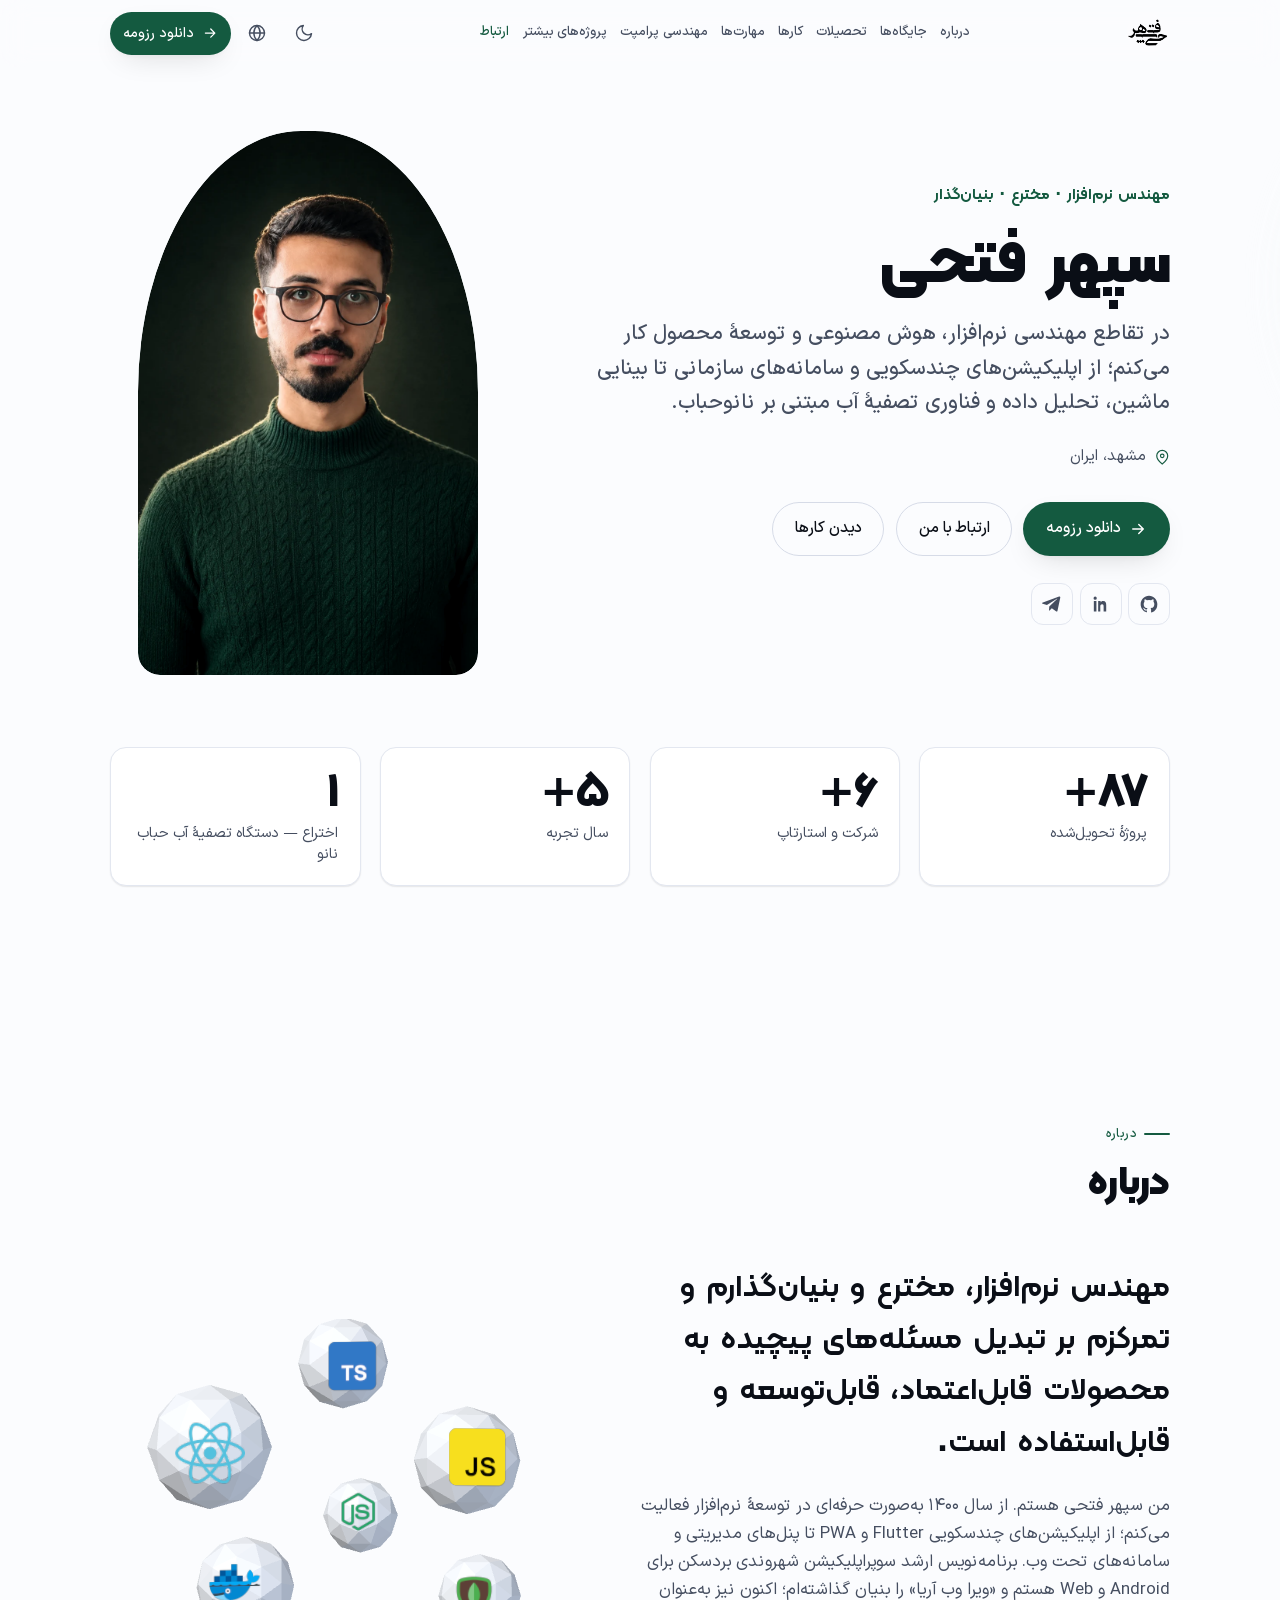
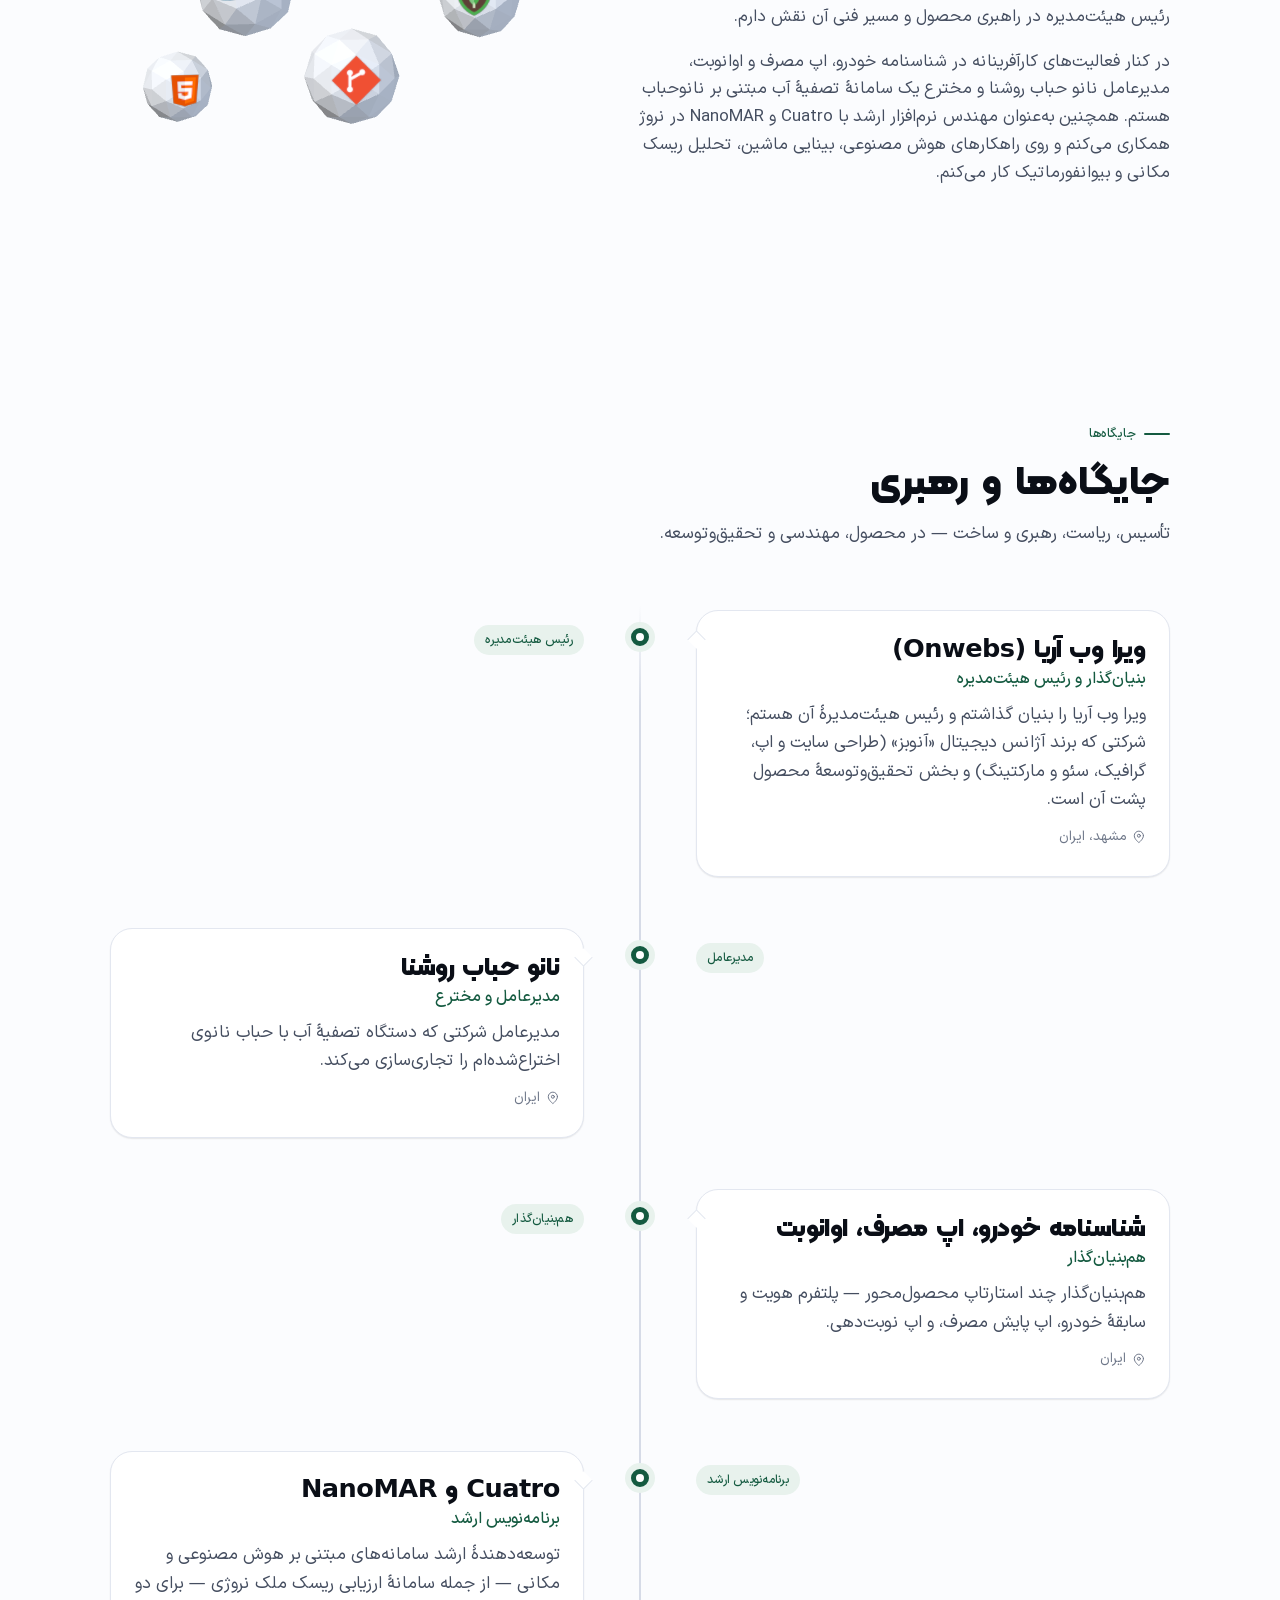
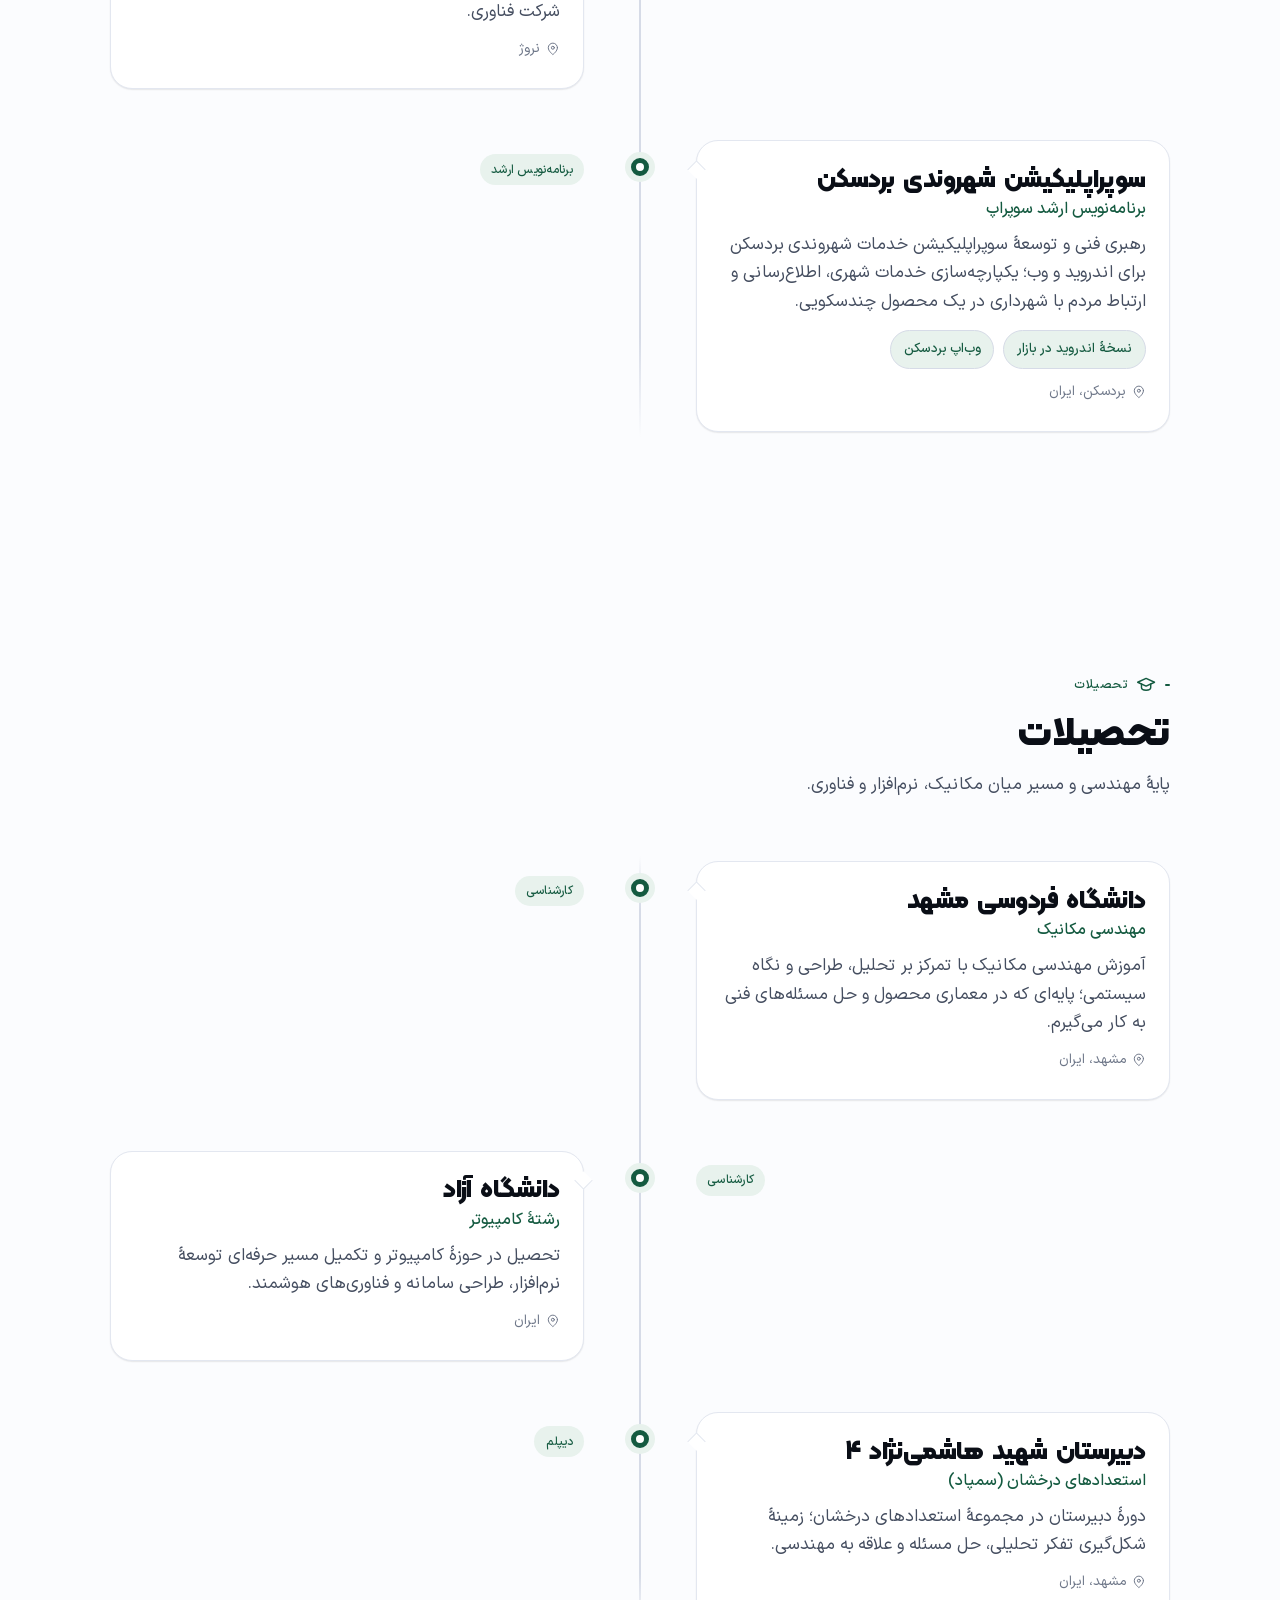
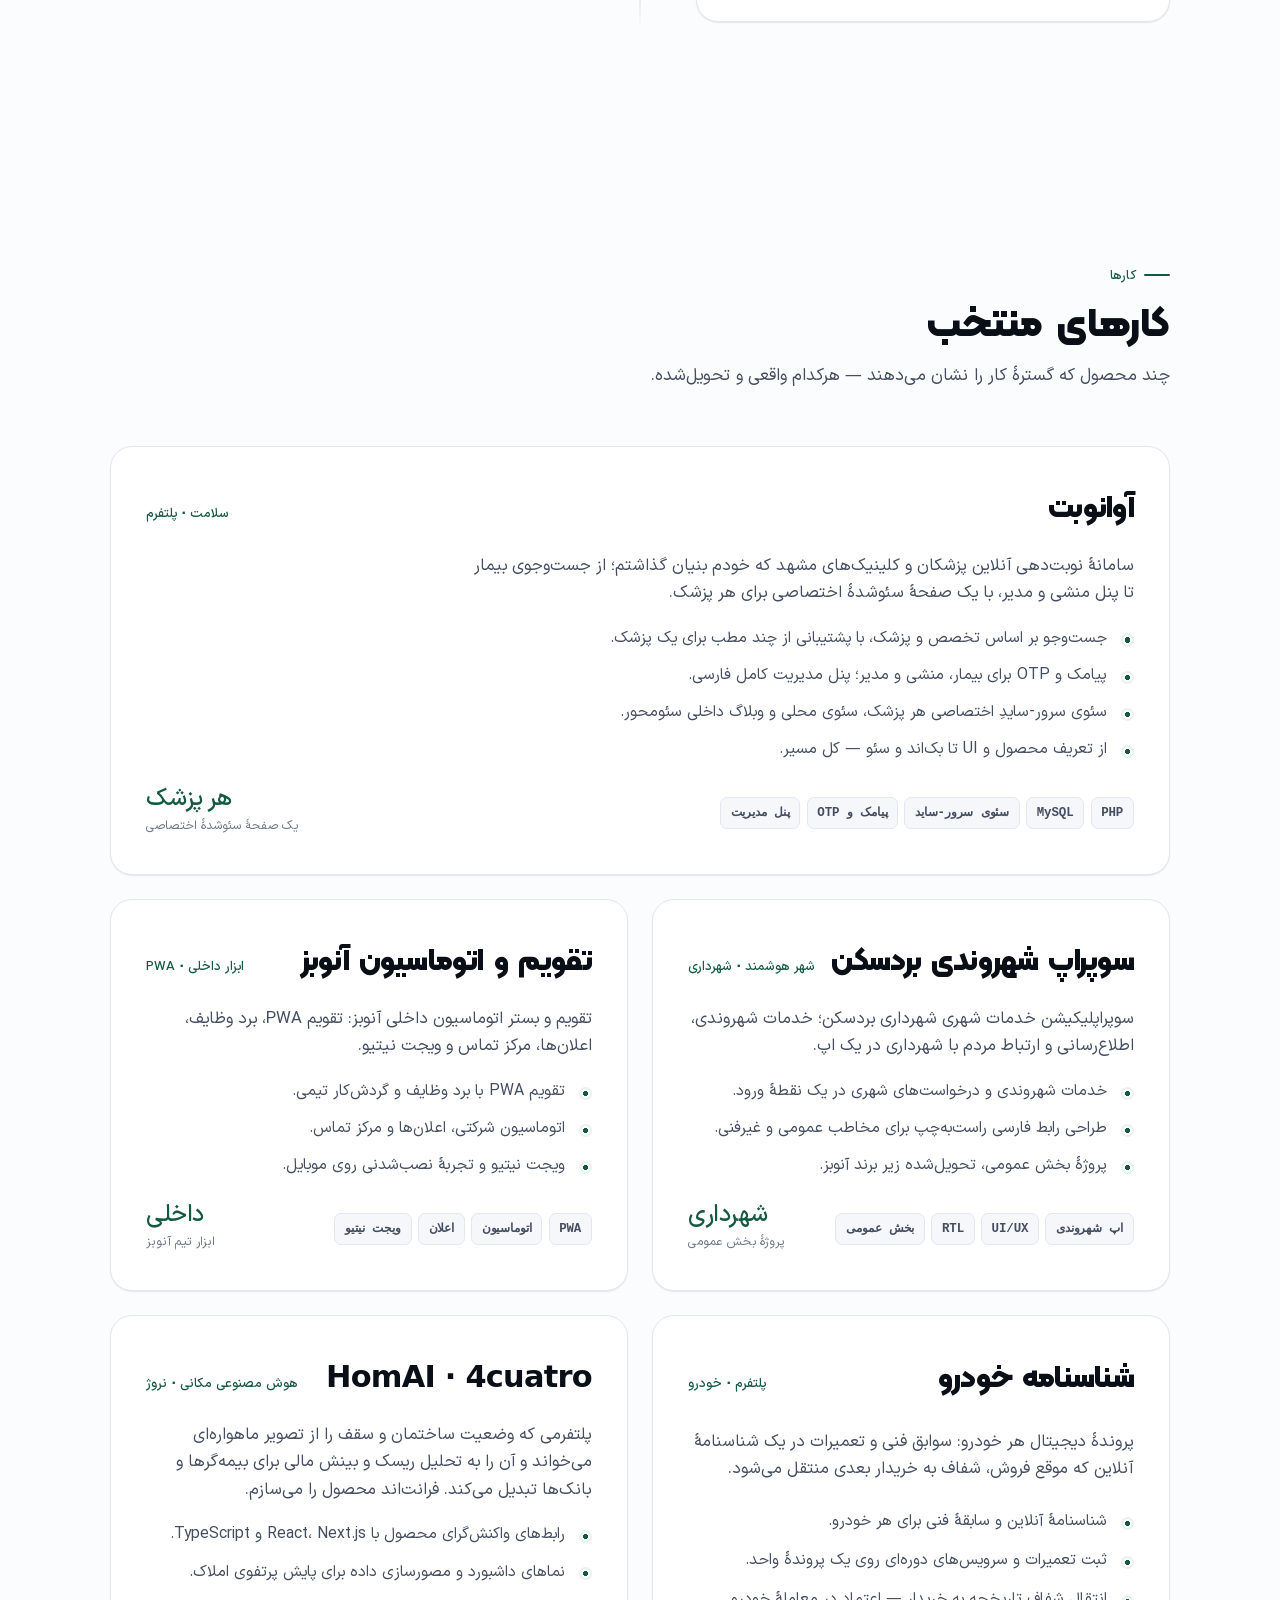
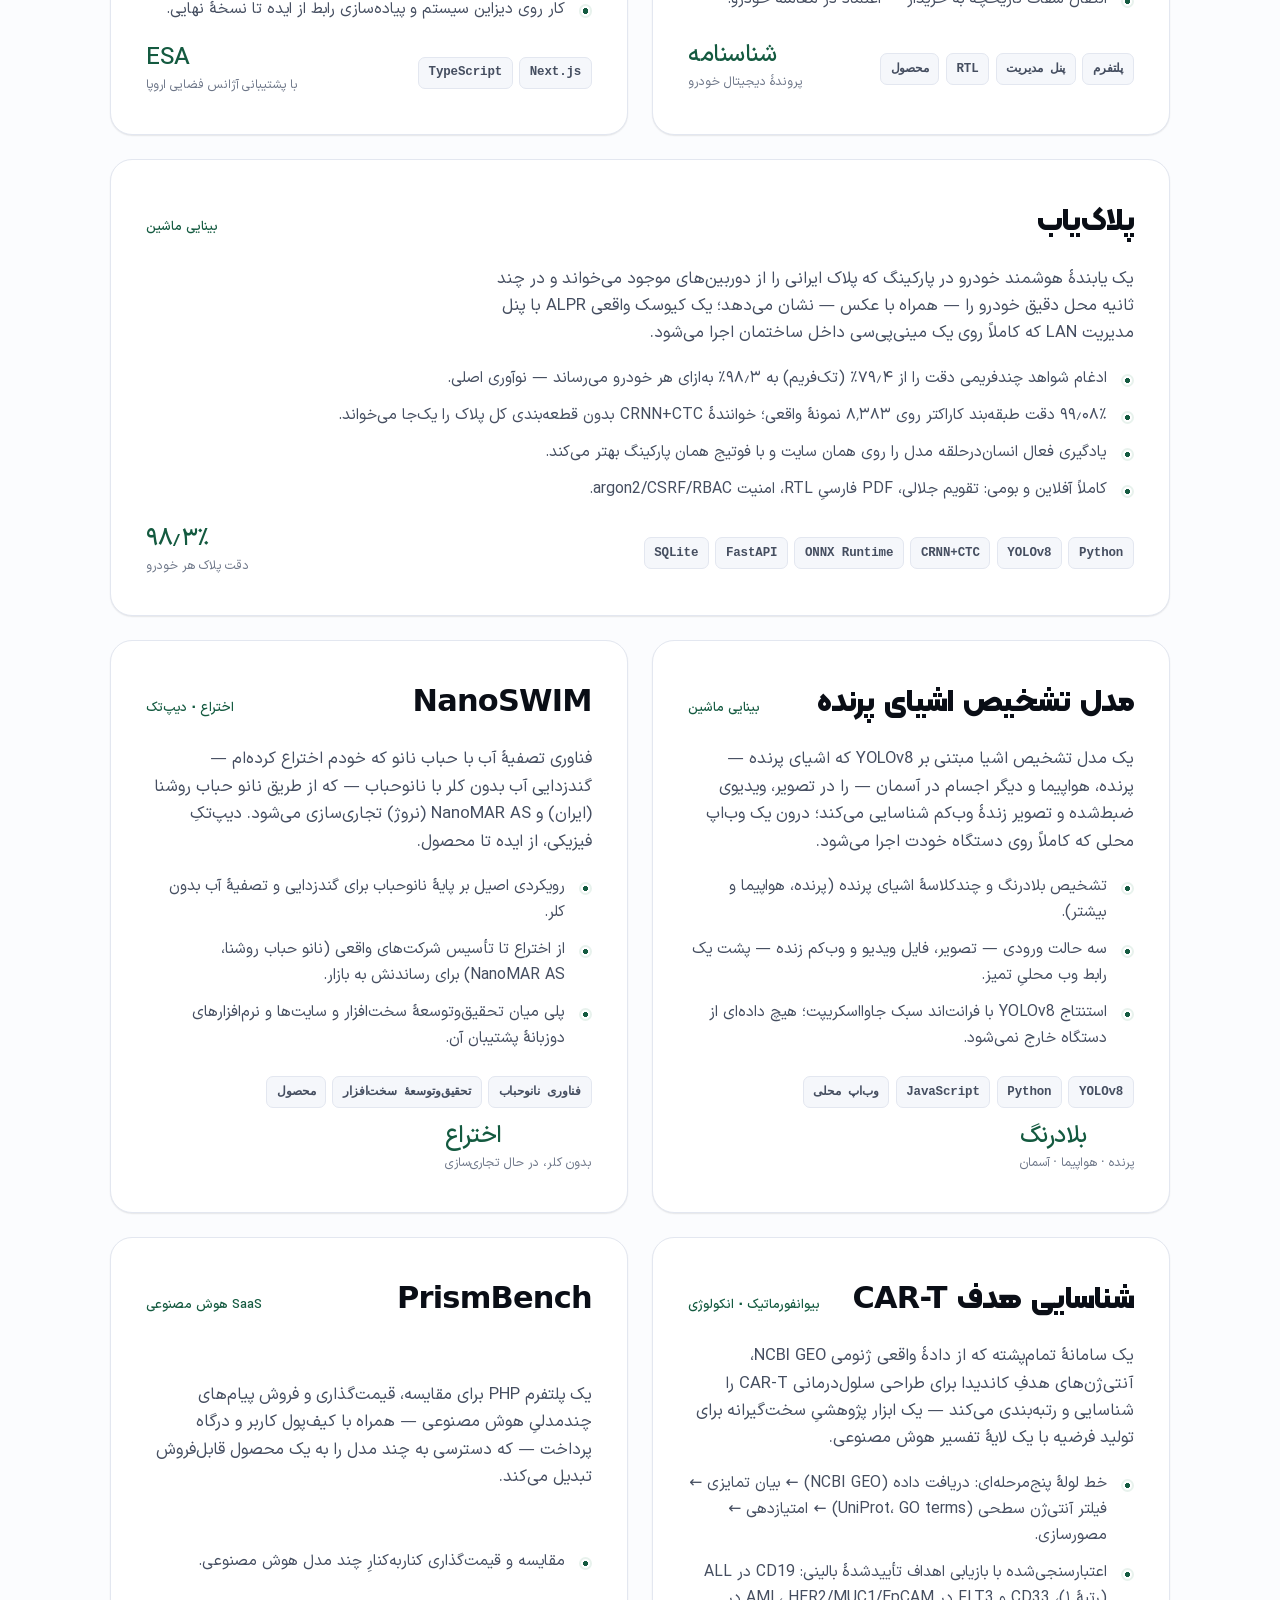
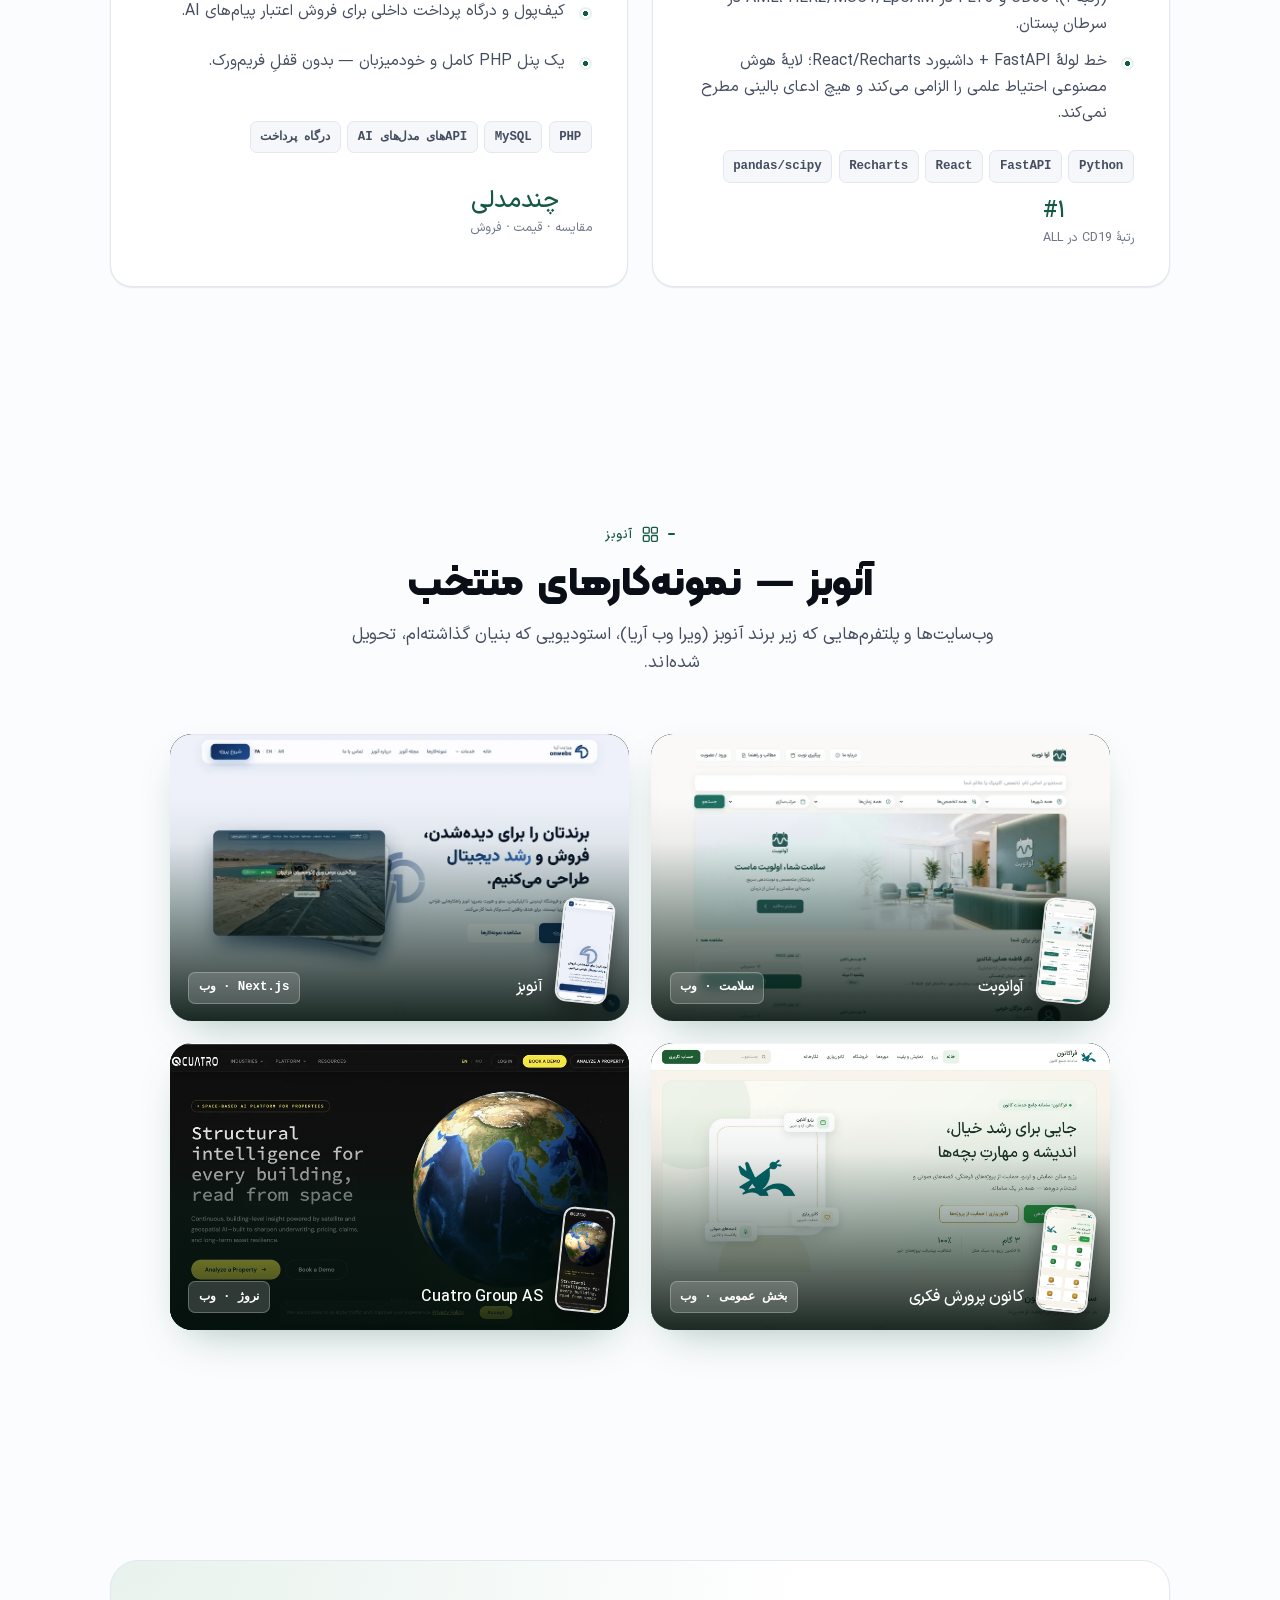
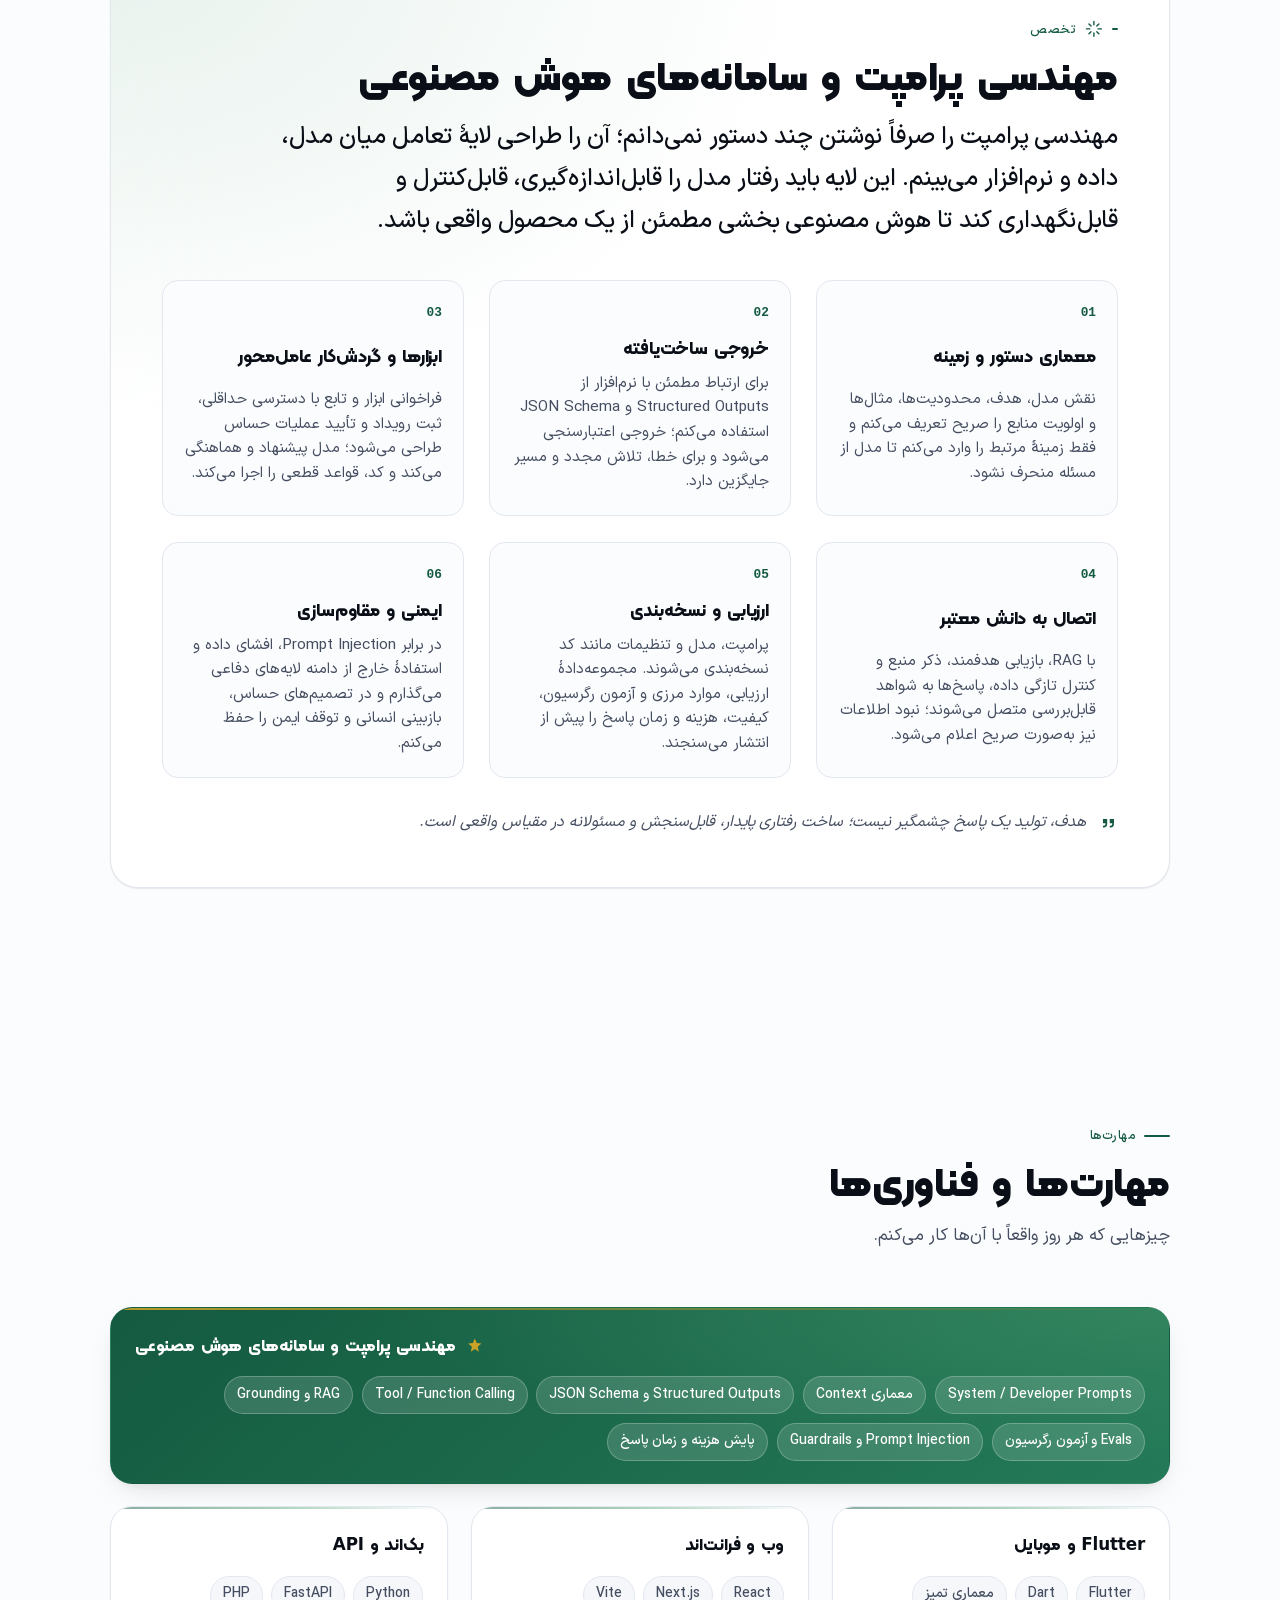
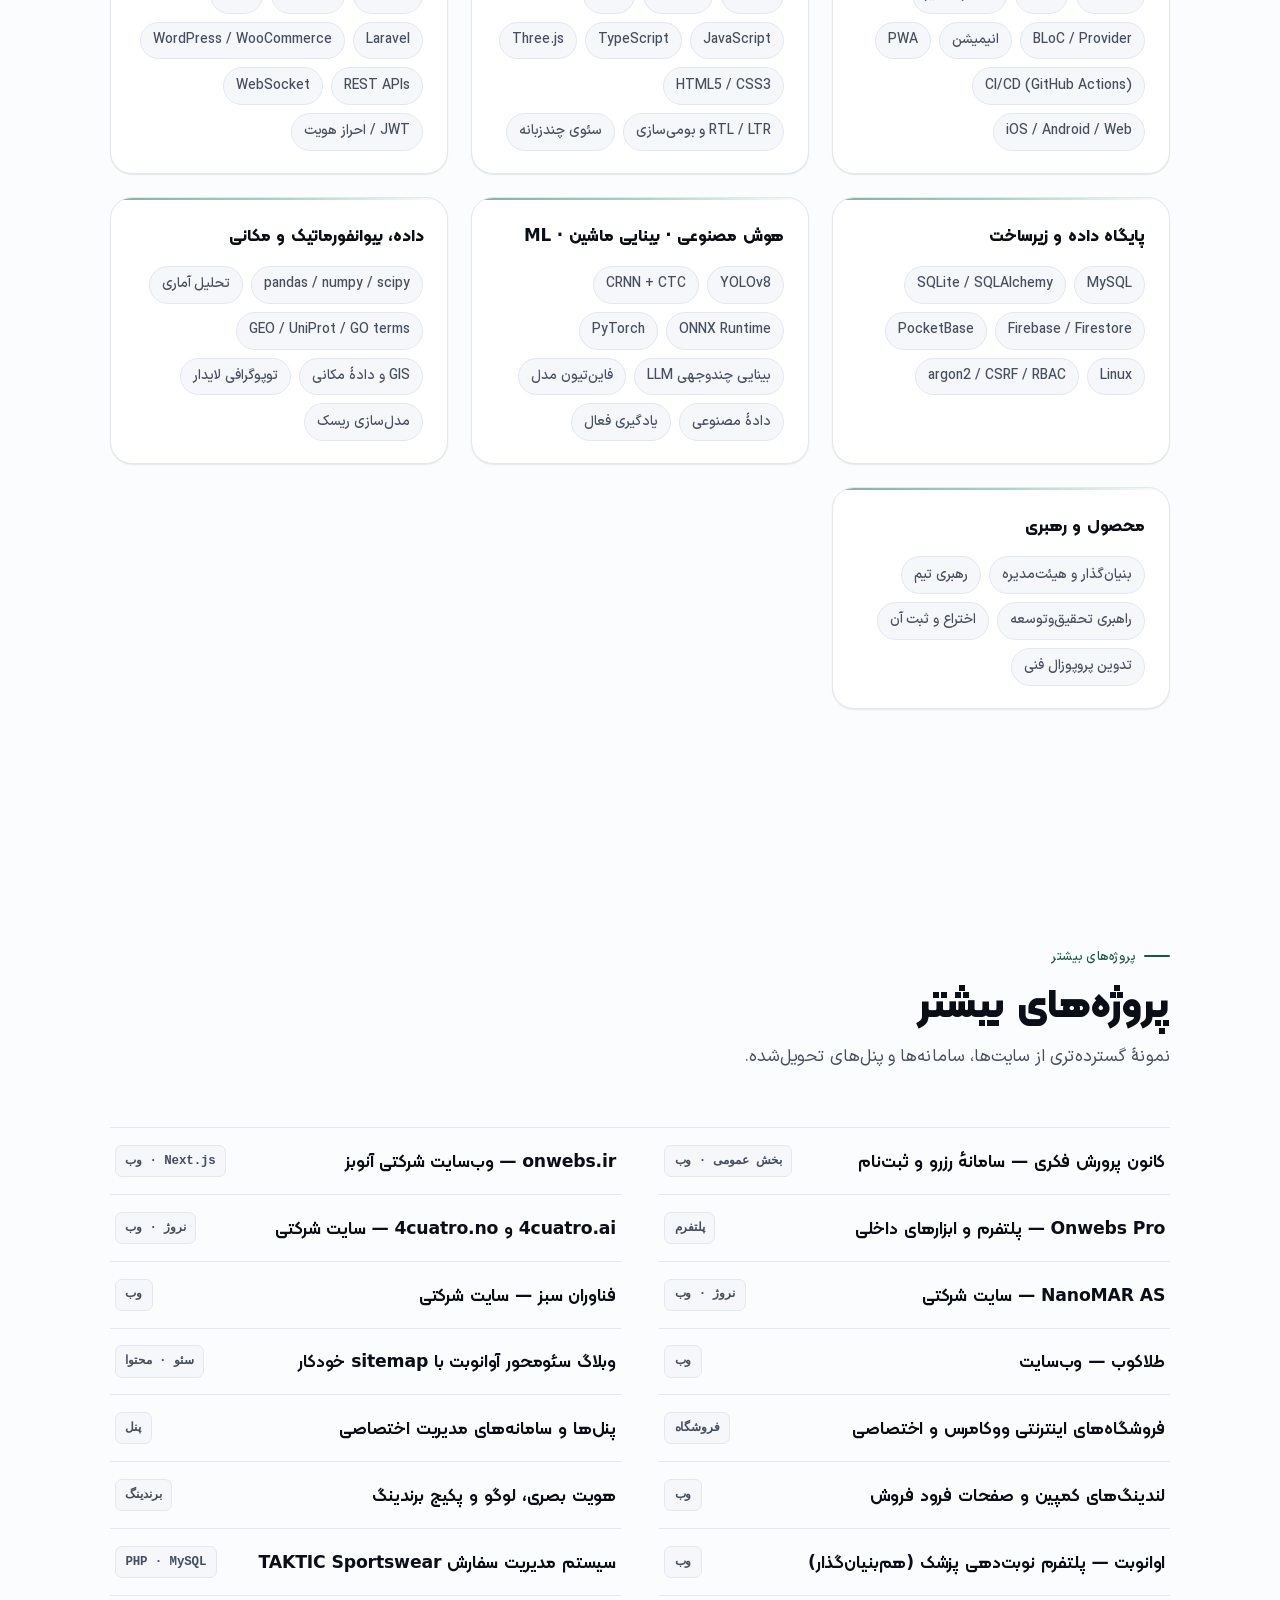
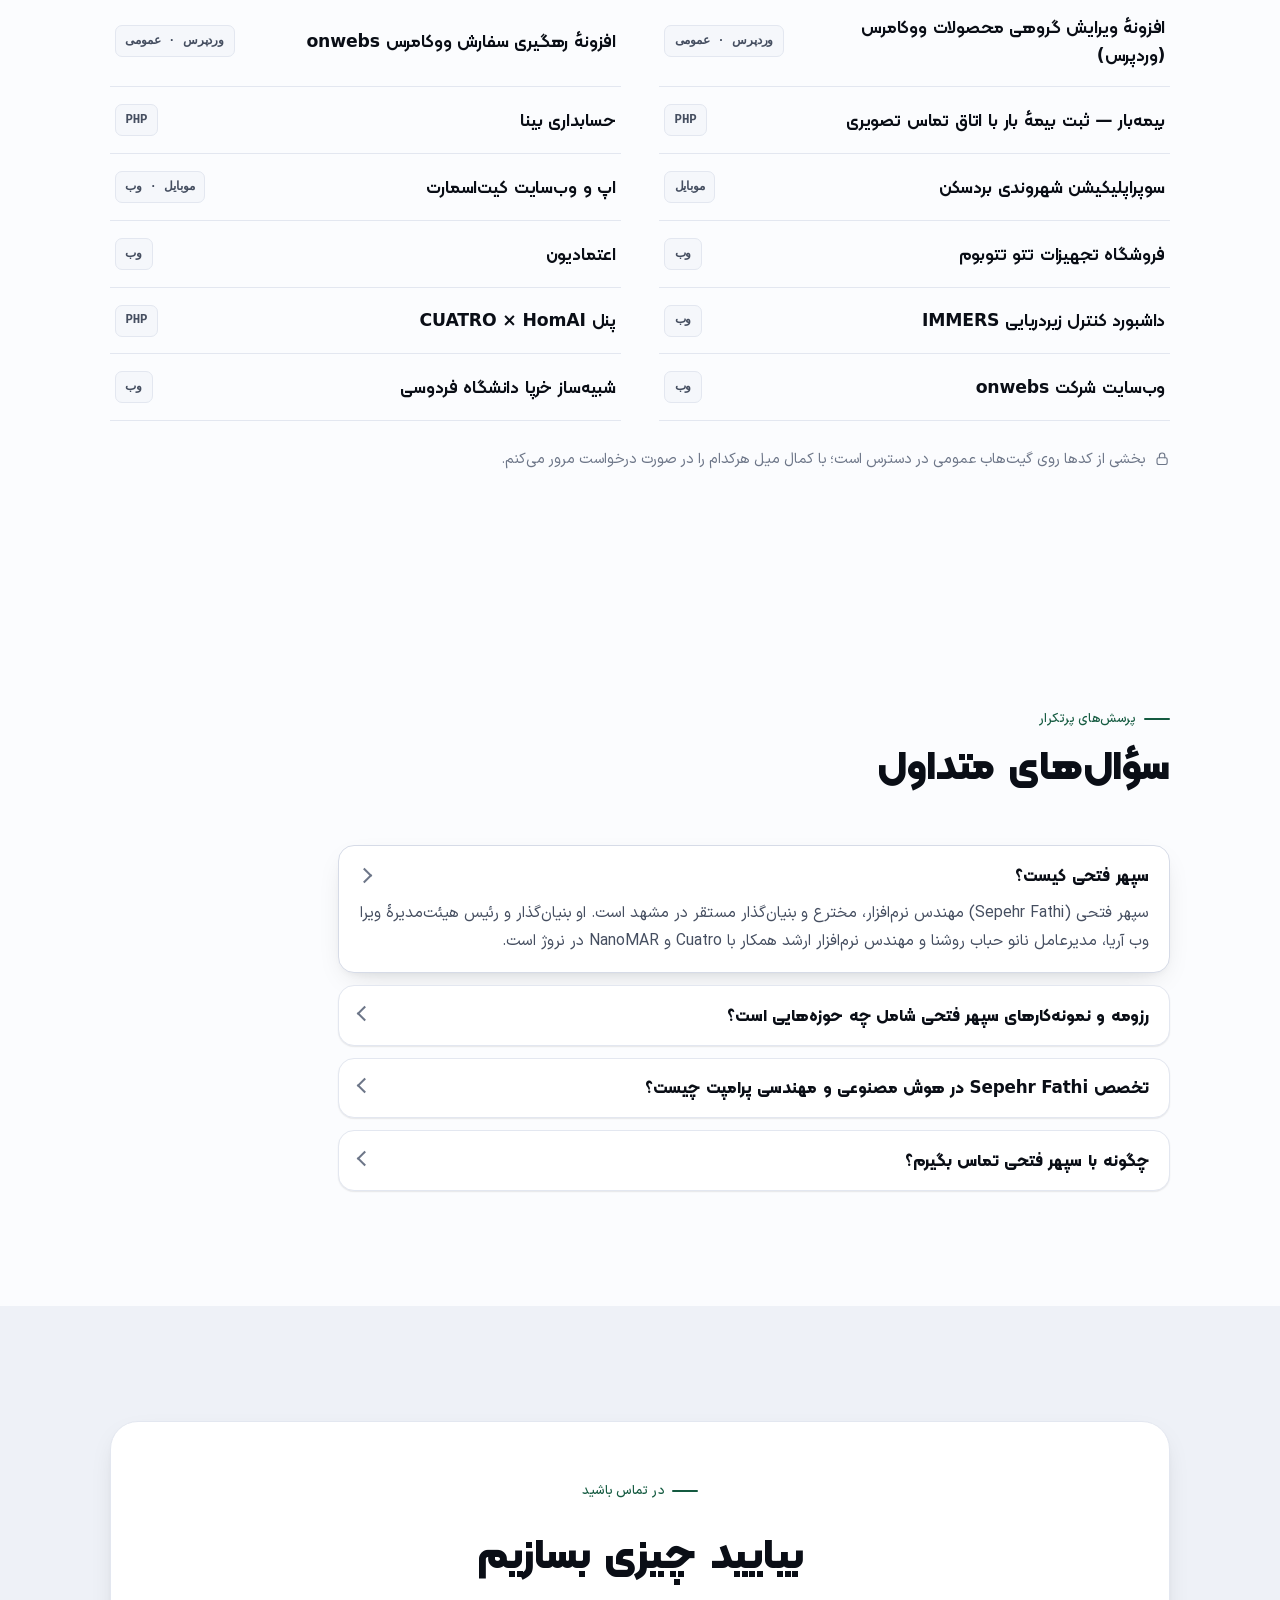
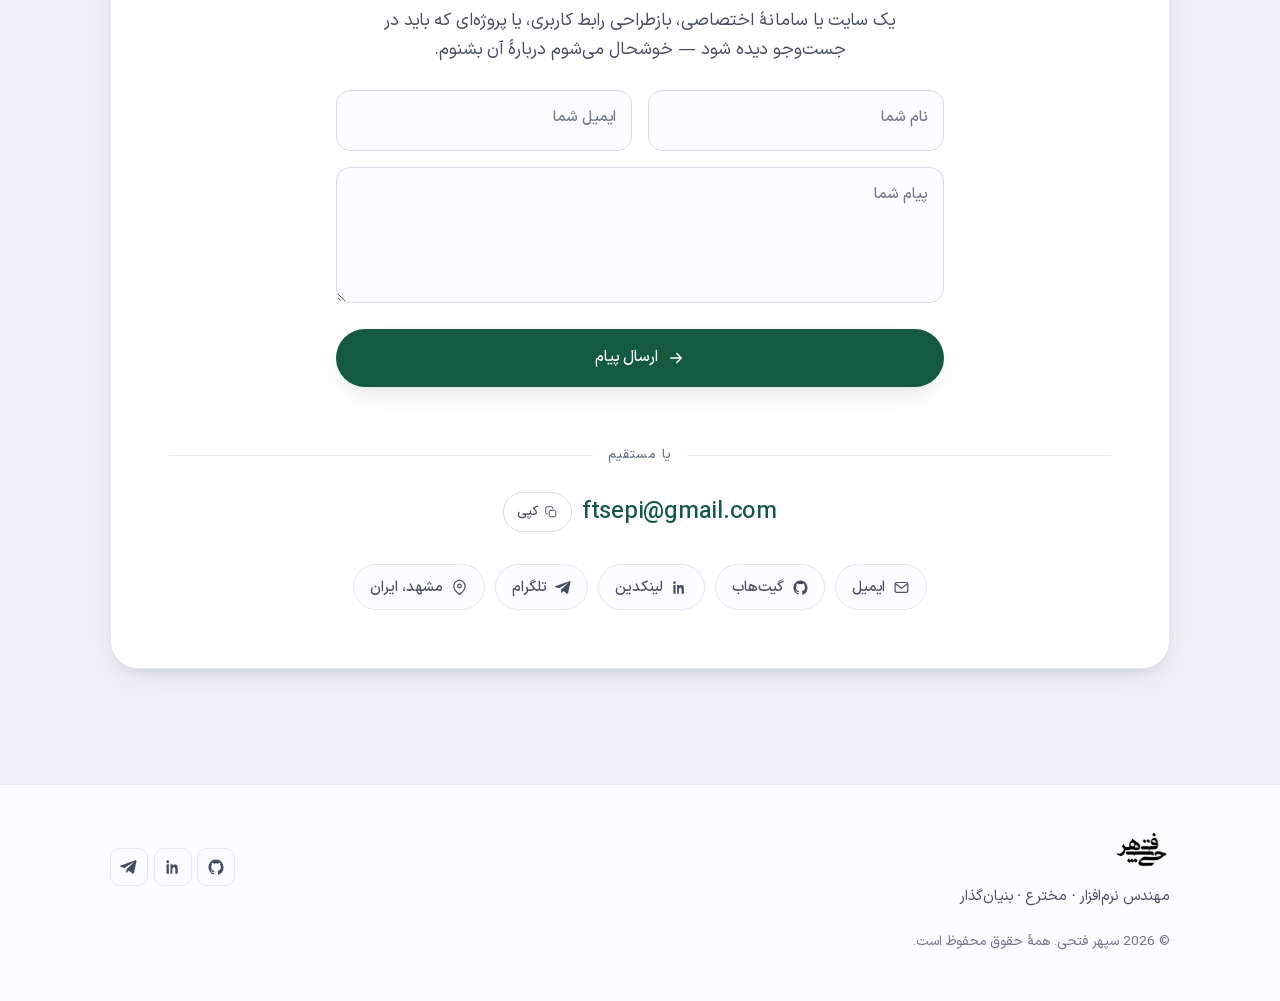
<file: fa/index.html>
<!doctype html>
<html lang="fa" dir="rtl">
<head>
  <meta charset="utf-8" />
  <meta name="viewport" content="width=device-width, initial-scale=1, viewport-fit=cover" />
  <meta name="color-scheme" content="light dark" />
  <meta name="theme-color" content="#fcfcfb" />
  <title>سپهر فتحی | رزومه مهندس نرم‌افزار، هوش مصنوعی و مخترع</title>
  <meta name="description" content="رزومه و نمونه‌کارهای سپهر فتحی (Sepehr Fathi)، مهندس نرم‌افزار، مخترع و برنامه‌نویس ارشد سوپراپلیکیشن شهروندی بردسکن؛ فعال در Flutter، هوش مصنوعی و توسعهٔ محصول." />
  <meta name="keywords" content="سپهر فتحی, سپهر, Sepehr Fathi, Sepehr, Sepehr Fatehi, رزومه سپهر فتحی, رزومه شخصی سپهر فتحی, نمونه کار سپهر فتحی, پورتفولیو سپهر فتحی, سپهر فتحی بردسکن, سپهر بردسکن, بردسکن, اپ بردسکن, اپلیکیشن بردسکن, سوپر اپ بردسکن, سوپراپلیکیشن شهروندی بردسکن, برنامه نویس ارشد بردسکن, شهرداری بردسکن, app.bardaskan.ir, مهندس نرم افزار, برنامه نویس, توسعه دهنده فول استک, مهندس هوش مصنوعی, مهندسی پرامپت, بینایی ماشین, Flutter, Python, FastAPI, React, مخترع, بنیان گذار, مشهد" />
  <meta name="author" content="سپهر فتحی" />
  <meta name="robots" content="index, follow, max-image-preview:large" />
  <link rel="canonical" href="https://sep.onwebs.ir/fa/" />
  <link rel="alternate" hreflang="fa" href="https://sep.onwebs.ir/fa/" />
  <link rel="alternate" hreflang="en" href="https://sep.onwebs.ir/en/" />
  <link rel="alternate" hreflang="ar" href="https://sep.onwebs.ir/ar/" />
  <link rel="alternate" hreflang="zh-Hans" href="https://sep.onwebs.ir/zh/" />
  <link rel="alternate" hreflang="ru" href="https://sep.onwebs.ir/ru/" />
  <link rel="alternate" hreflang="es" href="https://sep.onwebs.ir/es/" />
  <link rel="alternate" hreflang="nb-NO" href="https://sep.onwebs.ir/no/" />
  <link rel="alternate" hreflang="x-default" href="https://sep.onwebs.ir/fa/" />
  <meta property="og:type" content="profile" />
  <meta property="og:site_name" content="سپهر فتحی" />
  <meta property="og:title" content="سپهر فتحی | رزومه مهندس نرم‌افزار، هوش مصنوعی و مخترع" />
  <meta property="og:description" content="رزومه و نمونه‌کارهای سپهر فتحی (Sepehr Fathi)، مهندس نرم‌افزار، مخترع و برنامه‌نویس ارشد سوپراپلیکیشن شهروندی بردسکن؛ فعال در Flutter، هوش مصنوعی و توسعهٔ محصول." />
  <meta property="og:url" content="https://sep.onwebs.ir/fa/" />
  <meta property="og:locale" content="fa_IR" />
  <meta name="twitter:card" content="summary_large_image" />
  <meta name="twitter:title" content="سپهر فتحی | رزومه مهندس نرم‌افزار، هوش مصنوعی و مخترع" />
  <meta name="twitter:description" content="رزومه و نمونه‌کارهای سپهر فتحی (Sepehr Fathi)، مهندس نرم‌افزار، مخترع و برنامه‌نویس ارشد سوپراپلیکیشن شهروندی بردسکن؛ فعال در Flutter، هوش مصنوعی و توسعهٔ محصول." />
  <link rel="icon" type="image/png" sizes="512x512" href="../favicon.png" />
  <link rel="icon" type="image/png" sizes="32x32" href="../favicon-32.png" />
  <link rel="apple-touch-icon" href="../apple-touch-icon.png" />
  <link rel="manifest" href="../manifest.webmanifest" />
  <link rel="stylesheet" href="../assets/css/styles.css?v=28" />
  <script type="application/ld+json">{"@context":"https://schema.org","@type":"ProfilePage","@id":"https://sep.onwebs.ir/fa/#profile","url":"https://sep.onwebs.ir/fa/","dateModified":"2026-07-30","mainEntity":{"@type":"Person","name":"سپهر فتحی","jobTitle":"مهندس نرم‌افزار · مخترع · بنیان‌گذار","description":"رزومه و نمونه‌کارهای سپهر فتحی (Sepehr Fathi)، مهندس نرم‌افزار، مخترع و برنامه‌نویس ارشد سوپراپلیکیشن شهروندی بردسکن؛ فعال در Flutter، هوش مصنوعی و توسعهٔ محصول.","url":"https://sep.onwebs.ir/fa/","email":"mailto:ftsepi@gmail.com","address":{"@type":"PostalAddress","addressLocality":"Mashhad","addressCountry":"IR"},"sameAs":["https://github.com/sepehrfathi","https://www.linkedin.com/in/sepehr-fathi","https://t.me/sepehrfathi"],"knowsAbout":["Software Engineering","Full-stack Development","Applied AI","Prompt Engineering","Computer Vision","Flutter","Python","FastAPI","Bioinformatics","Geospatial Intelligence","Nano-bubble Technology","Bardaskan Citizen Super App"],"worksFor":[{"@type":"Organization","name":"Vira Web Aria"},{"@type":"Organization","name":"Nano Hobab Roshana"}],"@id":"https://sep.onwebs.ir/fa/#person","alternateName":["سپهر فتحی","سپهر","Sepehr Fathi","Sepehr"],"image":"https://sep.onwebs.ir/assets/images/sepehr-fathi-knit-portrait.webp","alumniOf":[{"@type":"CollegeOrUniversity","name":"Ferdowsi University of Mashhad","department":"Mechanical Engineering"},{"@type":"CollegeOrUniversity","name":"Islamic Azad University","department":"Computer Studies"},{"@type":"HighSchool","name":"Shahid Hasheminejad 4 High School (NODET), Mashhad"}]}}</script>
  <script id="seo-faq-jsonld" type="application/ld+json">{"@context":"https://schema.org","@type":"FAQPage","mainEntity":[{"@type":"Question","name":"سپهر فتحی کیست؟","acceptedAnswer":{"@type":"Answer","text":"سپهر فتحی (Sepehr Fathi) مهندس نرم‌افزار، مخترع و بنیان‌گذار مستقر در مشهد است. او بنیان‌گذار و رئیس هیئت‌مدیرهٔ ویرا وب آریا، مدیرعامل نانو حباب روشنا و مهندس نرم‌افزار ارشد همکار با Cuatro و NanoMAR در نروژ است."}},{"@type":"Question","name":"رزومه و نمونه‌کارهای سپهر فتحی شامل چه حوزه‌هایی است؟","acceptedAnswer":{"@type":"Answer","text":"رزومهٔ شخصی سپهر فتحی مجموعه‌ای از پروژه‌های توسعهٔ وب و موبایل، Flutter، Python و FastAPI، هوش مصنوعی کاربردی، بینایی ماشین، تحلیل داده، سامانه‌های مکانی، بیوانفورماتیک و فناوری نانوحباب را پوشش می‌دهد."}},{"@type":"Question","name":"تخصص Sepehr Fathi در هوش مصنوعی و مهندسی پرامپت چیست؟","acceptedAnswer":{"@type":"Answer","text":"تمرکز او بر ساخت سامانه‌های قابل‌اتکای هوش مصنوعی است: معماری زمینه و دستور، Structured Outputs، فراخوانی ابزار، RAG و اتصال به منبع، ارزیابی و آزمون رگرسیون، و مقاوم‌سازی در برابر Prompt Injection."}},{"@type":"Question","name":"چگونه با سپهر فتحی تماس بگیرم؟","acceptedAnswer":{"@type":"Answer","text":"برای همکاری نرم‌افزاری، پروژه‌های هوش مصنوعی یا فعالیت‌های پژوهشی می‌توانید از طریق ایمیل ftsepi@gmail.com، لینکدین، گیت‌هاب یا تلگرام درج‌شده در همین صفحه با سپهر در ارتباط باشید."}}]}</script>
</head>
<body>
  <header class="header">
    <div class="container header__bar">
      <a href="#" class="brand" aria-label="سپهر فتحی">
        <img class="brand__logo" src="../assets/images/sepehrfathi.webp" alt="سپهر فتحی" width="673" height="590" />
      </a>
      <nav class="nav" aria-label="Primary"><a href="#about">درباره</a><a href="#roles">جایگاه‌ها</a><a href="#edu">تحصیلات</a><a href="#ventures">کارها</a><a href="#skills">مهارت‌ها</a><a href="#prompt">مهندسی پرامپت</a><a href="#work">پروژه‌های بیشتر</a><a href="#contact">ارتباط</a></nav>
      <div class="header__actions">
        <button class="icon-btn" data-theme-btn aria-label="پوسته" aria-pressed="false">
          <span class="only-dark"><svg viewBox="0 0 24 24" fill="none" stroke="currentColor" stroke-width="1.7" stroke-linecap="round" stroke-linejoin="round"><circle cx="12" cy="12" r="4"/><path d="M12 2v2M12 20v2M4.9 4.9l1.4 1.4M17.7 17.7l1.4 1.4M2 12h2M20 12h2M4.9 19.1l1.4-1.4M17.7 6.3l1.4-1.4"/></svg></span><span class="only-light"><svg viewBox="0 0 24 24" fill="none" stroke="currentColor" stroke-width="1.7" stroke-linecap="round" stroke-linejoin="round"><path d="M21 12.8A9 9 0 1 1 11.2 3a7 7 0 0 0 9.8 9.8Z"/></svg></span>
        </button>
        <div class="menu-wrap" data-lang-wrap>
          <button class="icon-btn" data-lang-btn aria-label="زبان" aria-haspopup="true" aria-expanded="false"><svg viewBox="0 0 24 24" fill="none" stroke="currentColor" stroke-width="1.7" stroke-linecap="round" stroke-linejoin="round"><circle cx="12" cy="12" r="9"/><path d="M3 12h18M12 3c2.5 2.6 3.8 5.7 3.8 9S14.5 18.4 12 21c-2.5-2.6-3.8-5.7-3.8-9S9.5 5.6 12 3Z"/></svg></button>
          <div class="menu" data-lang-menu role="menu"><a href="../fa/" hreflang="fa" aria-current="true">فارسی<span>fa</span></a><a href="../en/" hreflang="en">English<span>en</span></a><a href="../ar/" hreflang="ar">العربية<span>ar</span></a><a href="../zh/" hreflang="zh-Hans">简体中文<span>zh-Hans</span></a><a href="../ru/" hreflang="ru">Русский<span>ru</span></a><a href="../es/" hreflang="es">Español<span>es</span></a><a href="../no/" hreflang="nb-NO">Norsk<span>nb-NO</span></a></div>
        </div>
        <a href="#" class="btn btn--primary btn--sm" data-print><svg viewBox="0 0 24 24" fill="none" stroke="currentColor" stroke-width="1.9" stroke-linecap="round" stroke-linejoin="round"><path d="M5 12h14M13 6l6 6-6 6"/></svg>دانلود رزومه</a>
      </div>
    </div>
  </header>

  <div class="site">
    <!-- HERO -->
    <section class="hero" id="top">
      <div class="hero__glow" aria-hidden="true"></div>
      <div class="container hero__inner">
        <div class="hero__text">
          <span class="hero__eyebrow reveal">مهندس نرم‌افزار · مخترع · بنیان‌گذار</span>
          <h1 class="hero__name reveal">سپهر فتحی</h1>
          <p class="hero__role reveal">در تقاطع مهندسی نرم‌افزار، هوش مصنوعی و توسعهٔ محصول کار می‌کنم؛ از اپلیکیشن‌های چندسکویی و سامانه‌های سازمانی تا بینایی ماشین، تحلیل داده و فناوری تصفیهٔ آب مبتنی بر نانوحباب.</p>
          <div class="hero__meta reveal"><span><svg viewBox="0 0 24 24" fill="none" stroke="currentColor" stroke-width="1.7" stroke-linecap="round" stroke-linejoin="round"><path d="M20 10c0 6-8 12-8 12s-8-6-8-12a8 8 0 0 1 16 0Z"/><circle cx="12" cy="10" r="2.6"/></svg>مشهد، ایران</span></div>
          <div class="hero__cta reveal">
            <a href="#" class="btn btn--primary" data-print><svg viewBox="0 0 24 24" fill="none" stroke="currentColor" stroke-width="1.9" stroke-linecap="round" stroke-linejoin="round"><path d="M5 12h14M13 6l6 6-6 6"/></svg>دانلود رزومه</a>
            <a href="#contact" class="btn btn--ghost">ارتباط با من</a>
            <a href="#ventures" class="btn btn--ghost">دیدن کارها</a>
          </div>
          <div class="hero__socials reveal">
  <a href="https://github.com/sepehrfathi" target="_blank" rel="noopener" aria-label="GitHub" class=""><svg viewBox="0 0 24 24" fill="currentColor" stroke="none"><path d="M12 2C6.48 2 2 6.58 2 12.25c0 4.53 2.87 8.37 6.85 9.73.5.1.68-.22.68-.49l-.01-1.7c-2.79.62-3.38-1.22-3.38-1.22-.45-1.18-1.11-1.5-1.11-1.5-.91-.64.07-.62.07-.62 1 .07 1.53 1.06 1.53 1.06.9 1.57 2.36 1.12 2.94.85.09-.66.35-1.12.63-1.38-2.22-.26-4.56-1.14-4.56-5.07 0-1.12.39-2.03 1.03-2.75-.1-.26-.45-1.3.1-2.71 0 0 .84-.28 2.75 1.05a9.4 9.4 0 0 1 5 0c1.91-1.33 2.75-1.05 2.75-1.05.55 1.41.2 2.45.1 2.71.64.72 1.03 1.63 1.03 2.75 0 3.94-2.34 4.81-4.57 5.06.36.32.68.94.68 1.9l-.01 2.82c0 .27.18.59.69.49A10.26 10.26 0 0 0 22 12.25C22 6.58 17.52 2 12 2Z"/></svg></a>
  <a href="https://www.linkedin.com/in/sepehr-fathi" target="_blank" rel="noopener" aria-label="LinkedIn" class=""><svg viewBox="0 0 24 24" fill="currentColor" stroke="none"><path d="M6.94 5a1.94 1.94 0 1 1-3.88 0 1.94 1.94 0 0 1 3.88 0ZM3.4 8.4h3.1V21H3.4V8.4Zm5.2 0h2.97v1.72h.04c.41-.78 1.42-1.6 2.93-1.6 3.13 0 3.71 2.06 3.71 4.74V21h-3.1v-5.58c0-1.33-.02-3.04-1.85-3.04-1.85 0-2.14 1.45-2.14 2.94V21H8.6V8.4Z"/></svg></a>
  <a href="https://t.me/sepehrfathi" target="_blank" rel="noopener" aria-label="Telegram" class=""><svg viewBox="0 0 24 24" fill="currentColor" stroke="none"><path d="M21.9 4.6 18.6 20c-.24 1.08-.9 1.34-1.82.83l-5-3.68-2.42 2.33c-.27.27-.5.5-1 .5l.35-5.06L18.1 6.1c.4-.36-.09-.56-.62-.2L5.9 13.28.86 11.7c-1.1-.34-1.12-1.1.23-1.63L20.5 3.03c.9-.34 1.7.2 1.4 1.57Z"/></svg></a></div>
        </div>
        <div class="hero__photo reveal" aria-hidden="false">
          <span class="hero__photo-ring" aria-hidden="true"></span>
          <img src="../assets/images/sepehr-fathi-knit-portrait.webp" alt="سپهر فتحی" width="1122" height="1402" loading="eager" decoding="async" />
        </div>
      </div>
    </section>

    <!-- STATS -->
    <section class="container" style="padding-block:0 var(--section-y)">
      <div class="stats"><div class="stat reveal"><div class="stat__num">‎+۸۷</div><div class="stat__label">پروژهٔ تحویل‌شده</div></div><div class="stat reveal"><div class="stat__num">‎+۶</div><div class="stat__label">شرکت و استارتاپ</div></div><div class="stat reveal"><div class="stat__num">‎+۵</div><div class="stat__label">سال تجربه</div></div><div class="stat reveal"><div class="stat__num">۱</div><div class="stat__label">اختراع — دستگاه تصفیهٔ آب حباب نانو</div></div></div>
    </section>

    <!-- ABOUT -->
    <section class="section" id="about">
      <div class="container">
        <div class="section-head reveal">
          <span class="eyebrow">درباره</span>
          <h2 class="section-title">درباره</h2>
        </div>
        <div class="about__grid">
          <div>
            <p class="about__lead reveal">مهندس نرم‌افزار، مخترع و بنیان‌گذارم و تمرکزم بر تبدیل مسئله‌های پیچیده به محصولات قابل‌اعتماد، قابل‌توسعه و قابل‌استفاده است.</p>
            <div class="about__body"><p>من سپهر فتحی هستم. از سال ۱۴۰۰ به‌صورت حرفه‌ای در توسعهٔ نرم‌افزار فعالیت می‌کنم؛ از اپلیکیشن‌های چندسکویی Flutter و PWA تا پنل‌های مدیریتی و سامانه‌های تحت وب. برنامه‌نویس ارشد سوپراپلیکیشن شهروندی بردسکن برای Android و Web هستم و «ویرا وب آریا» را بنیان گذاشته‌ام؛ اکنون نیز به‌عنوان رئیس هیئت‌مدیره در راهبری محصول و مسیر فنی آن نقش دارم.</p><p>در کنار فعالیت‌های کارآفرینانه در شناسنامه خودرو، اپ مصرف و اوانوبت، مدیرعامل نانو حباب روشنا و مخترع یک سامانهٔ تصفیهٔ آب مبتنی بر نانوحباب هستم. همچنین به‌عنوان مهندس نرم‌افزار ارشد با Cuatro و NanoMAR در نروژ همکاری می‌کنم و روی راهکارهای هوش مصنوعی، بینایی ماشین، تحلیل ریسک مکانی و بیوانفورماتیک کار می‌کنم.</p></div>
          </div>
          <div class="reveal">
            <div class="orbs" data-orbs aria-hidden="true"><span class="orb" style="--x:4%;--y:16%;--s:30%;--dur:9.5s;--dly:0s;--dx:5px;--dy:-15px"><img src="../assets/images/tech/reactjs.png" alt="" width="256" height="256" loading="lazy" decoding="async" /></span><span class="orb" style="--x:41%;--y:2%;--s:22%;--dur:11s;--dly:-2.4s;--dx:-6px;--dy:-11px"><img src="../assets/images/tech/typescript.png" alt="" width="256" height="256" loading="lazy" decoding="async" /></span><span class="orb" style="--x:70%;--y:19%;--s:26%;--dur:8.6s;--dly:-1.1s;--dx:4px;--dy:-16px"><img src="../assets/images/tech/javascript.png" alt="" width="256" height="256" loading="lazy" decoding="async" /></span><span class="orb" style="--x:48%;--y:37%;--s:18%;--dur:12s;--dly:-3.6s;--dx:-5px;--dy:-9px"><img src="../assets/images/tech/nodejs.png" alt="" width="256" height="256" loading="lazy" decoding="async" /></span><span class="orb" style="--x:16%;--y:55%;--s:24%;--dur:10.2s;--dly:-.7s;--dx:6px;--dy:-13px"><img src="../assets/images/tech/docker.png" alt="" width="256" height="256" loading="lazy" decoding="async" /></span><span class="orb" style="--x:74%;--y:56%;--s:20%;--dur:9s;--dly:-2.9s;--dx:-4px;--dy:-12px"><img src="../assets/images/tech/mongodb.png" alt="" width="256" height="256" loading="lazy" decoding="async" /></span><span class="orb" style="--x:43%;--y:72%;--s:23%;--dur:11.6s;--dly:-1.8s;--dx:5px;--dy:-10px"><img src="../assets/images/tech/git.png" alt="" width="256" height="256" loading="lazy" decoding="async" /></span><span class="orb" style="--x:5%;--y:82%;--s:17%;--dur:8.2s;--dly:-4.2s;--dx:-5px;--dy:-14px"><img src="../assets/images/tech/html.png" alt="" width="256" height="256" loading="lazy" decoding="async" /></span></div>
          </div>
        </div>
      </div>
    </section>

    <!-- ROLES -->
    <section class="section" id="roles">
      <div class="container">
        <div class="section-head reveal">
          <span class="eyebrow">جایگاه‌ها</span>
          <h2 class="section-title">جایگاه‌ها و رهبری</h2>
          <p class="section-sub">تأسیس، ریاست، رهبری و ساخت — در محصول، مهندسی و تحقیق‌وتوسعه.</p>
        </div>
        <div class="roles__list">
      <article class="role reveal">
        <div><span class="role__badge">رئیس هیئت‌مدیره</span></div>
        <div class="role__main">
          <h3 class="role__org">ویرا وب آریا (Onwebs)</h3>
          <div class="role__role">بنیان‌گذار و رئیس هیئت‌مدیره</div>
          <p class="role__detail">ویرا وب آریا را بنیان گذاشتم و رئیس هیئت‌مدیرهٔ آن هستم؛ شرکتی که برند آژانس دیجیتال «آنوبز» (طراحی سایت و اپ، گرافیک، سئو و مارکتینگ) و بخش تحقیق‌وتوسعهٔ محصول پشت آن است.</p>
          <span class="role__loc"><svg viewBox="0 0 24 24" fill="none" stroke="currentColor" stroke-width="1.7" stroke-linecap="round" stroke-linejoin="round"><path d="M20 10c0 6-8 12-8 12s-8-6-8-12a8 8 0 0 1 16 0Z"/><circle cx="12" cy="10" r="2.6"/></svg>مشهد، ایران</span>
        </div>
      </article>
      <article class="role reveal">
        <div><span class="role__badge">مدیرعامل</span></div>
        <div class="role__main">
          <h3 class="role__org">نانو حباب روشنا</h3>
          <div class="role__role">مدیرعامل و مخترع</div>
          <p class="role__detail">مدیرعامل شرکتی که دستگاه تصفیهٔ آب با حباب نانوی اختراع‌شده‌ام را تجاری‌سازی می‌کند.</p>
          <span class="role__loc"><svg viewBox="0 0 24 24" fill="none" stroke="currentColor" stroke-width="1.7" stroke-linecap="round" stroke-linejoin="round"><path d="M20 10c0 6-8 12-8 12s-8-6-8-12a8 8 0 0 1 16 0Z"/><circle cx="12" cy="10" r="2.6"/></svg>ایران</span>
        </div>
      </article>
      <article class="role reveal">
        <div><span class="role__badge">هم‌بنیان‌گذار</span></div>
        <div class="role__main">
          <h3 class="role__org">شناسنامه خودرو، اپ مصرف، اوانوبت</h3>
          <div class="role__role">هم‌بنیان‌گذار</div>
          <p class="role__detail">هم‌بنیان‌گذار چند استارتاپ محصول‌محور — پلتفرم هویت و سابقهٔ خودرو، اپ پایش مصرف، و اپ نوبت‌دهی.</p>
          <span class="role__loc"><svg viewBox="0 0 24 24" fill="none" stroke="currentColor" stroke-width="1.7" stroke-linecap="round" stroke-linejoin="round"><path d="M20 10c0 6-8 12-8 12s-8-6-8-12a8 8 0 0 1 16 0Z"/><circle cx="12" cy="10" r="2.6"/></svg>ایران</span>
        </div>
      </article>
      <article class="role reveal">
        <div><span class="role__badge">برنامه‌نویس ارشد</span></div>
        <div class="role__main">
          <h3 class="role__org">Cuatro و NanoMAR</h3>
          <div class="role__role">برنامه‌نویس ارشد</div>
          <p class="role__detail">توسعه‌دهندهٔ ارشد سامانه‌های مبتنی بر هوش مصنوعی و مکانی — از جمله سامانهٔ ارزیابی ریسک ملک نروژی — برای دو شرکت فناوری.</p>
          <span class="role__loc"><svg viewBox="0 0 24 24" fill="none" stroke="currentColor" stroke-width="1.7" stroke-linecap="round" stroke-linejoin="round"><path d="M20 10c0 6-8 12-8 12s-8-6-8-12a8 8 0 0 1 16 0Z"/><circle cx="12" cy="10" r="2.6"/></svg>نروژ</span>
        </div>
      </article>
      <article class="role reveal role--bardaskan">
        <div><span class="role__badge">برنامه‌نویس ارشد</span></div>
        <div class="role__main">
          <h3 class="role__org">سوپراپلیکیشن شهروندی بردسکن</h3>
          <div class="role__role">برنامه‌نویس ارشد سوپراپ</div>
          <p class="role__detail">رهبری فنی و توسعهٔ سوپراپلیکیشن خدمات شهروندی بردسکن برای اندروید و وب؛ یکپارچه‌سازی خدمات شهری، اطلاع‌رسانی و ارتباط مردم با شهرداری در یک محصول چندسکویی.</p>
          <div class="role__links"><a href="https://cafebazaar.ir/app/com.example.flutter_application_1" target="_blank" rel="noopener">نسخهٔ اندروید در بازار</a><a href="https://app.bardaskan.ir" target="_blank" rel="noopener">وب‌اپ بردسکن</a></div>
          <span class="role__loc"><svg viewBox="0 0 24 24" fill="none" stroke="currentColor" stroke-width="1.7" stroke-linecap="round" stroke-linejoin="round"><path d="M20 10c0 6-8 12-8 12s-8-6-8-12a8 8 0 0 1 16 0Z"/><circle cx="12" cy="10" r="2.6"/></svg>بردسکن، ایران</span>
        </div>
      </article></div>
      </div>
    </section>

    <!-- EDUCATION -->
    <section class="section" id="edu">
      <div class="container">
        <div class="section-head reveal">
          <span class="eyebrow"><svg viewBox="0 0 24 24" fill="none" stroke="currentColor" stroke-width="1.7" stroke-linecap="round" stroke-linejoin="round"><path d="m12 4 10 4.6-10 4.6L2 8.6 12 4Z"/><path d="M6.5 10.8V15c0 1.8 2.5 3.2 5.5 3.2s5.5-1.4 5.5-3.2v-4.2"/></svg>تحصیلات</span>
          <h2 class="section-title">تحصیلات</h2>
          <p class="section-sub">پایهٔ مهندسی و مسیر میان مکانیک، نرم‌افزار و فناوری.</p>
        </div>
        <div class="roles__list">
      <article class="role reveal">
        <div><span class="role__badge">کارشناسی</span></div>
        <div class="role__main">
          <h3 class="role__org">دانشگاه فردوسی مشهد</h3>
          <div class="role__role">مهندسی مکانیک</div>
          <p class="role__detail">آموزش مهندسی مکانیک با تمرکز بر تحلیل، طراحی و نگاه سیستمی؛ پایه‌ای که در معماری محصول و حل مسئله‌های فنی به کار می‌گیرم.</p>
          <span class="role__loc"><svg viewBox="0 0 24 24" fill="none" stroke="currentColor" stroke-width="1.7" stroke-linecap="round" stroke-linejoin="round"><path d="M20 10c0 6-8 12-8 12s-8-6-8-12a8 8 0 0 1 16 0Z"/><circle cx="12" cy="10" r="2.6"/></svg>مشهد، ایران</span>
        </div>
      </article>
      <article class="role reveal">
        <div><span class="role__badge">کارشناسی</span></div>
        <div class="role__main">
          <h3 class="role__org">دانشگاه آزاد</h3>
          <div class="role__role">رشتهٔ کامپیوتر</div>
          <p class="role__detail">تحصیل در حوزهٔ کامپیوتر و تکمیل مسیر حرفه‌ای توسعهٔ نرم‌افزار، طراحی سامانه و فناوری‌های هوشمند.</p>
          <span class="role__loc"><svg viewBox="0 0 24 24" fill="none" stroke="currentColor" stroke-width="1.7" stroke-linecap="round" stroke-linejoin="round"><path d="M20 10c0 6-8 12-8 12s-8-6-8-12a8 8 0 0 1 16 0Z"/><circle cx="12" cy="10" r="2.6"/></svg>ایران</span>
        </div>
      </article>
      <article class="role reveal">
        <div><span class="role__badge">دیپلم</span></div>
        <div class="role__main">
          <h3 class="role__org">دبیرستان شهید هاشمی‌نژاد ۴</h3>
          <div class="role__role">استعدادهای درخشان (سمپاد)</div>
          <p class="role__detail">دورهٔ دبیرستان در مجموعهٔ استعدادهای درخشان؛ زمینهٔ شکل‌گیری تفکر تحلیلی، حل مسئله و علاقه به مهندسی.</p>
          <span class="role__loc"><svg viewBox="0 0 24 24" fill="none" stroke="currentColor" stroke-width="1.7" stroke-linecap="round" stroke-linejoin="round"><path d="M20 10c0 6-8 12-8 12s-8-6-8-12a8 8 0 0 1 16 0Z"/><circle cx="12" cy="10" r="2.6"/></svg>مشهد، ایران</span>
        </div>
      </article></div>
      </div>
    </section>

    <!-- VENTURES -->
    <section class="section" id="ventures" data-reference-merged="true">
      <div class="container">
        <div class="section-head reveal">
          <span class="eyebrow">کارها</span>
          <h2 class="section-title">کارهای منتخب</h2>
          <p class="section-sub">چند محصول که گسترهٔ کار را نشان می‌دهند — هرکدام واقعی و تحویل‌شده.</p>
        </div>
        <div class="ventures__grid">
      <article class="venture reveal venture--wide">
        <div class="venture__head">
          <h3 class="venture__name">آوانوبت</h3>
          <span class="venture__kicker">سلامت · پلتفرم</span>
        </div>
        <p class="venture__summary">سامانهٔ نوبت‌دهی آنلاین پزشکان و کلینیک‌های مشهد که خودم بنیان گذاشتم؛ از جست‌وجوی بیمار تا پنل منشی و مدیر، با یک صفحهٔ سئوشدهٔ اختصاصی برای هر پزشک.</p>
        <ul class="venture__points"><li>جست‌وجو بر اساس تخصص و پزشک، با پشتیبانی از چند مطب برای یک پزشک.</li><li>پیامک و OTP برای بیمار، منشی و مدیر؛ پنل مدیریت کامل فارسی.</li><li>سئوی سرور-سایدِ اختصاصی هر پزشک، سئوی محلی و وبلاگ داخلی سئومحور.</li><li>از تعریف محصول و UI تا بک‌اند و سئو — کل مسیر.</li></ul>
        <div class="venture__foot">
          <div class="venture__stack"><span class="tag">PHP</span><span class="tag">MySQL</span><span class="tag">سئوی سرور-ساید</span><span class="tag">پیامک و OTP</span><span class="tag">پنل مدیریت</span></div>
          <div class="venture__metric"><b>هر پزشک</b><span>یک صفحهٔ سئوشدهٔ اختصاصی</span></div>
        </div>
      </article><article class="venture reveal">
        <div class="venture__head">
          <h3 class="venture__name">سوپراپ شهروندی بردسکن</h3>
          <span class="venture__kicker">شهر هوشمند · شهرداری</span>
        </div>
        <p class="venture__summary">سوپراپلیکیشن خدمات شهری شهرداری بردسکن؛ خدمات شهروندی، اطلاع‌رسانی و ارتباط مردم با شهرداری در یک اپ.</p>
        <ul class="venture__points"><li>خدمات شهروندی و درخواست‌های شهری در یک نقطهٔ ورود.</li><li>طراحی رابط فارسی راست‌به‌چپ برای مخاطب عمومی و غیرفنی.</li><li>پروژهٔ بخش عمومی، تحویل‌شده زیر برند آنوبز.</li></ul>
        <div class="venture__foot">
          <div class="venture__stack"><span class="tag">اپ شهروندی</span><span class="tag">UI/UX</span><span class="tag">RTL</span><span class="tag">بخش عمومی</span></div>
          <div class="venture__metric"><b>شهرداری</b><span>پروژهٔ بخش عمومی</span></div>
        </div>
      </article><article class="venture reveal">
        <div class="venture__head">
          <h3 class="venture__name">تقویم و اتوماسیون آنوبز</h3>
          <span class="venture__kicker">ابزار داخلی · PWA</span>
        </div>
        <p class="venture__summary">تقویم و بستر اتوماسیون داخلی آنوبز: تقویم PWA، برد وظایف، اعلان‌ها، مرکز تماس و ویجت نیتیو.</p>
        <ul class="venture__points"><li>تقویم PWA با برد وظایف و گردش‌کار تیمی.</li><li>اتوماسیون شرکتی، اعلان‌ها و مرکز تماس.</li><li>ویجت نیتیو و تجربهٔ نصب‌شدنی روی موبایل.</li></ul>
        <div class="venture__foot">
          <div class="venture__stack"><span class="tag">PWA</span><span class="tag">اتوماسیون</span><span class="tag">اعلان</span><span class="tag">ویجت نیتیو</span></div>
          <div class="venture__metric"><b>داخلی</b><span>ابزار تیم آنوبز</span></div>
        </div>
      </article><article class="venture reveal">
        <div class="venture__head">
          <h3 class="venture__name">شناسنامه خودرو</h3>
          <span class="venture__kicker">پلتفرم · خودرو</span>
        </div>
        <p class="venture__summary">پروندهٔ دیجیتال هر خودرو: سوابق فنی و تعمیرات در یک شناسنامهٔ آنلاین که موقع فروش، شفاف به خریدار بعدی منتقل می‌شود.</p>
        <ul class="venture__points"><li>شناسنامهٔ آنلاین و سابقهٔ فنی برای هر خودرو.</li><li>ثبت تعمیرات و سرویس‌های دوره‌ای روی یک پروندهٔ واحد.</li><li>انتقال شفاف تاریخچه به خریدار — اعتماد در معاملهٔ خودرو.</li></ul>
        <div class="venture__foot">
          <div class="venture__stack"><span class="tag">پلتفرم</span><span class="tag">پنل مدیریت</span><span class="tag">RTL</span><span class="tag">محصول</span></div>
          <div class="venture__metric"><b>شناسنامه</b><span>پروندهٔ دیجیتال خودرو</span></div>
        </div>
      </article><article class="venture reveal">
        <div class="venture__head">
          <h3 class="venture__name">HomAI · 4cuatro</h3>
          <span class="venture__kicker">هوش مصنوعی مکانی · نروژ</span>
        </div>
        <p class="venture__summary">پلتفرمی که وضعیت ساختمان و سقف را از تصویر ماهواره‌ای می‌خواند و آن را به تحلیل ریسک و بینش مالی برای بیمه‌گرها و بانک‌ها تبدیل می‌کند. فرانت‌اند محصول را می‌سازم.</p>
        <ul class="venture__points"><li>رابط‌های واکنش‌گرای محصول با React، Next.js و TypeScript.</li><li>نماهای داشبورد و مصورسازی داده برای پایش پرتفوی املاک.</li><li>کار روی دیزاین سیستم و پیاده‌سازی رابط از ایده تا نسخهٔ نهایی.</li></ul>
        <div class="venture__foot">
          <div class="venture__stack"><span class="tag">Next.js</span><span class="tag">TypeScript</span></div>
          <div class="venture__metric"><b>ESA</b><span>با پشتیبانی آژانس فضایی اروپا</span></div>
        </div>
      </article><article class="venture reveal venture--wide">
        <div class="venture__head">
          <h3 class="venture__name">پلاک‌یاب</h3>
          <span class="venture__kicker">بینایی ماشین</span>
        </div>
        <p class="venture__summary">یک یابندهٔ هوشمند خودرو در پارکینگ که پلاک ایرانی را از دوربین‌های موجود می‌خواند و در چند ثانیه محل دقیق خودرو را — همراه با عکس — نشان می‌دهد؛ یک کیوسک واقعی ALPR با پنل مدیریت LAN که کاملاً روی یک مینی‌پی‌سی داخل ساختمان اجرا می‌شود.</p>
        <ul class="venture__points"><li>ادغام شواهد چندفریمی دقت را از ۷۹٫۴٪ (تک‌فریم) به ۹۸٫۳٪ به‌ازای هر خودرو می‌رساند — نوآوری اصلی.</li><li>۹۹٫۰۸٪ دقت طبقه‌بند کاراکتر روی ۸٬۳۸۳ نمونهٔ واقعی؛ خوانندهٔ CRNN+CTC بدون قطعه‌بندی کل پلاک را یک‌جا می‌خواند.</li><li>یادگیری فعال انسان‌در‌حلقه مدل را روی همان سایت و با فوتیج همان پارکینگ بهتر می‌کند.</li><li>کاملاً آفلاین و بومی: تقویم جلالی، PDF فارسیِ RTL، امنیت argon2/CSRF/RBAC.</li></ul>
        <div class="venture__foot">
          <div class="venture__stack"><span class="tag">Python</span><span class="tag">YOLOv8</span><span class="tag">CRNN+CTC</span><span class="tag">ONNX Runtime</span><span class="tag">FastAPI</span><span class="tag">SQLite</span></div>
          <div class="venture__metric"><b>۹۸٫۳٪</b><span>دقت پلاک هر خودرو</span></div>
        </div>
      </article><article class="venture reveal">
        <div class="venture__head">
          <h3 class="venture__name">مدل تشخیص اشیای پرنده</h3>
          <span class="venture__kicker">بینایی ماشین</span>
        </div>
        <p class="venture__summary">یک مدل تشخیص اشیا مبتنی بر YOLOv8 که اشیای پرنده — پرنده، هواپیما و دیگر اجسام در آسمان — را در تصویر، ویدیوی ضبط‌شده و تصویر زندهٔ وب‌کم شناسایی می‌کند؛ درون یک وب‌اپ محلی که کاملاً روی دستگاه خودت اجرا می‌شود.</p>
        <ul class="venture__points"><li>تشخیص بلادرنگ و چندکلاسهٔ اشیای پرنده (پرنده، هواپیما و بیشتر).</li><li>سه حالت ورودی — تصویر، فایل ویدیو و وب‌کم زنده — پشت یک رابط وب محلیِ تمیز.</li><li>استنتاج YOLOv8 با فرانت‌اند سبک جاوااسکریپت؛ هیچ داده‌ای از دستگاه خارج نمی‌شود.</li></ul>
        <div class="venture__foot">
          <div class="venture__stack"><span class="tag">YOLOv8</span><span class="tag">Python</span><span class="tag">JavaScript</span><span class="tag">وب‌اپ محلی</span></div>
          <div class="venture__metric"><b>بلادرنگ</b><span>پرنده · هواپیما · آسمان</span></div>
        </div>
      </article><article class="venture reveal">
        <div class="venture__head">
          <h3 class="venture__name">NanoSWIM</h3>
          <span class="venture__kicker">اختراع · دیپ‌تک</span>
        </div>
        <p class="venture__summary">فناوری تصفیهٔ آب با حباب نانو که خودم اختراع کرده‌ام — گندزدایی آب بدون کلر با نانوحباب — که از طریق نانو حباب روشنا (ایران) و NanoMAR AS (نروژ) تجاری‌سازی می‌شود. دیپ‌تکِ فیزیکی، از ایده تا محصول.</p>
        <ul class="venture__points"><li>رویکردی اصیل بر پایهٔ نانوحباب برای گندزدایی و تصفیهٔ آب بدون کلر.</li><li>از اختراع تا تأسیس شرکت‌های واقعی (نانو حباب روشنا، NanoMAR AS) برای رساندنش به بازار.</li><li>پلی میان تحقیق‌وتوسعهٔ سخت‌افزار و سایت‌ها و نرم‌افزارهای دوزبانهٔ پشتیبان آن.</li></ul>
        <div class="venture__foot">
          <div class="venture__stack"><span class="tag">فناوری نانوحباب</span><span class="tag">تحقیق‌وتوسعهٔ سخت‌افزار</span><span class="tag">محصول</span></div>
          <div class="venture__metric"><b>اختراع</b><span>بدون کلر، در حال تجاری‌سازی</span></div>
        </div>
      </article><article class="venture reveal">
        <div class="venture__head">
          <h3 class="venture__name">شناسایی هدف CAR-T</h3>
          <span class="venture__kicker">بیوانفورماتیک · انکولوژی</span>
        </div>
        <p class="venture__summary">یک سامانهٔ تمام‌پشته که از دادهٔ واقعی ژنومی NCBI GEO، آنتی‌ژن‌های هدفِ کاندیدا برای طراحی سلول‌درمانی CAR-T را شناسایی و رتبه‌بندی می‌کند — یک ابزار پژوهشیِ سخت‌گیرانه برای تولید فرضیه با یک لایهٔ تفسیر هوش مصنوعی.</p>
        <ul class="venture__points"><li>خط لولهٔ پنج‌مرحله‌ای: دریافت داده (NCBI GEO) ← بیان تمایزی ← فیلتر آنتی‌ژن سطحی (UniProt، GO terms) ← امتیازدهی ← مصورسازی.</li><li>اعتبارسنجی‌شده با بازیابی اهداف تأییدشدهٔ بالینی: CD19 در ALL (رتبهٔ ۱)، CD33 و FLT3 در AML، HER2/MUC1/EpCAM در سرطان پستان.</li><li>خط لولهٔ FastAPI + داشبورد React/Recharts؛ لایهٔ هوش مصنوعی احتیاط علمی را الزامی می‌کند و هیچ ادعای بالینی مطرح نمی‌کند.</li></ul>
        <div class="venture__foot">
          <div class="venture__stack"><span class="tag">Python</span><span class="tag">FastAPI</span><span class="tag">React</span><span class="tag">Recharts</span><span class="tag">pandas/scipy</span></div>
          <div class="venture__metric"><b>‎#۱</b><span>رتبهٔ CD19 در ALL</span></div>
        </div>
      </article><article class="venture reveal">
        <div class="venture__head">
          <h3 class="venture__name">PrismBench</h3>
          <span class="venture__kicker">SaaS هوش مصنوعی</span>
        </div>
        <p class="venture__summary">یک پلتفرم PHP برای مقایسه، قیمت‌گذاری و فروش پیام‌های چندمدلیِ هوش مصنوعی — همراه با کیف‌پول کاربر و درگاه پرداخت — که دسترسی به چند مدل را به یک محصول قابل‌فروش تبدیل می‌کند.</p>
        <ul class="venture__points"><li>مقایسه و قیمت‌گذاری کنار‌به‌کنارِ چند مدل هوش مصنوعی.</li><li>کیف‌پول و درگاه پرداخت داخلی برای فروش اعتبار پیام‌های AI.</li><li>یک پنل PHP کامل و خودمیزبان — بدون قفلِ فریم‌ورک.</li></ul>
        <div class="venture__foot">
          <div class="venture__stack"><span class="tag">PHP</span><span class="tag">MySQL</span><span class="tag">APIهای مدل‌های AI</span><span class="tag">درگاه پرداخت</span></div>
          <div class="venture__metric"><b>چندمدلی</b><span>مقایسه · قیمت · فروش</span></div>
        </div>
      </article></div>
      </div>
    </section>

    <!-- PORTFOLIO GALLERY -->
    <section class="section gallery" id="portfolio">
      <div class="container">
        <div class="section-head reveal" style="margin-inline:auto">
          <span class="eyebrow"><svg viewBox="0 0 24 24" fill="none" stroke="currentColor" stroke-width="1.7" stroke-linejoin="round"><rect x="3" y="3" width="7.5" height="7.5" rx="1.6"/><rect x="13.5" y="3" width="7.5" height="7.5" rx="1.6"/><rect x="3" y="13.5" width="7.5" height="7.5" rx="1.6"/><rect x="13.5" y="13.5" width="7.5" height="7.5" rx="1.6"/></svg>آنوبز</span>
          <h2 class="section-title">آنوبز — نمونه‌کارهای منتخب</h2>
          <p class="section-sub">وب‌سایت‌ها و پلتفرم‌هایی که زیر برند آنوبز (ویرا وب آریا)، استودیویی که بنیان گذاشته‌ام، تحویل شده‌اند.</p>
        </div>
        <div class="gallery__grid" data-deck="[{&quot;d&quot;: &quot;avanobat.webp&quot;, &quot;m&quot;: &quot;avanobat-m.webp&quot;, &quot;t&quot;: &quot;آوانوبت&quot;, &quot;g&quot;: &quot;سلامت · وب&quot;, &quot;u&quot;: &quot;https://avanobat.ir&quot;}, {&quot;d&quot;: &quot;onwebs.webp&quot;, &quot;m&quot;: &quot;onwebs-m.webp&quot;, &quot;t&quot;: &quot;آنوبز&quot;, &quot;g&quot;: &quot;Next.js · وب&quot;, &quot;u&quot;: &quot;https://onwebs.ir&quot;}, {&quot;d&quot;: &quot;kanoon.webp&quot;, &quot;m&quot;: &quot;kanoon-m.webp&quot;, &quot;t&quot;: &quot;کانون پرورش فکری&quot;, &quot;g&quot;: &quot;بخش عمومی · وب&quot;, &quot;u&quot;: &quot;https://onwebs.ir/fa/portfolio&quot;}, {&quot;d&quot;: &quot;cuatro.webp&quot;, &quot;m&quot;: &quot;cuatro-m.webp&quot;, &quot;t&quot;: &quot;Cuatro Group AS&quot;, &quot;g&quot;: &quot;نروژ · وب&quot;, &quot;u&quot;: &quot;https://4cuatro.no&quot;}, {&quot;d&quot;: &quot;nanomar.webp&quot;, &quot;m&quot;: &quot;nanomar-m.webp&quot;, &quot;t&quot;: &quot;NanoMAR AS&quot;, &quot;g&quot;: &quot;نروژ · وب&quot;, &quot;u&quot;: &quot;https://onwebs.ir/fa/portfolio&quot;}, {&quot;d&quot;: &quot;fanavaransabz.webp&quot;, &quot;m&quot;: &quot;fanavaransabz-m.webp&quot;, &quot;t&quot;: &quot;فناوران سبز&quot;, &quot;g&quot;: &quot;وب&quot;, &quot;u&quot;: &quot;https://onwebs.ir/fa/portfolio&quot;}, {&quot;d&quot;: &quot;talkoob.webp&quot;, &quot;m&quot;: &quot;talkoob-m.webp&quot;, &quot;t&quot;: &quot;طلاکوب&quot;, &quot;g&quot;: &quot;وب&quot;, &quot;u&quot;: &quot;https://onwebs.ir/fa/portfolio&quot;}]"><a class="shot reveal" href="https://avanobat.ir" target="_blank" rel="noopener">
        <div class="shot__img"><img loading="eager" decoding="async" src="../assets/images/portfolio/avanobat.webp" alt="آوانوبت" width="1000" height="625" /></div>
        <div class="shot__mobile" aria-hidden="true"><img loading="lazy" decoding="async" src="../assets/images/portfolio/avanobat-m.webp" alt="" width="650" height="1445" /></div>
        <figcaption><b>آوانوبت</b><span class="tag">سلامت · وب</span></figcaption>
      </a><a class="shot reveal" href="https://onwebs.ir" target="_blank" rel="noopener">
        <div class="shot__img"><img loading="eager" decoding="async" src="../assets/images/portfolio/onwebs.webp" alt="آنوبز" width="1000" height="625" /></div>
        <div class="shot__mobile" aria-hidden="true"><img loading="lazy" decoding="async" src="../assets/images/portfolio/onwebs-m.webp" alt="" width="650" height="1445" /></div>
        <figcaption><b>آنوبز</b><span class="tag">Next.js · وب</span></figcaption>
      </a><a class="shot reveal" href="https://onwebs.ir/fa/portfolio" target="_blank" rel="noopener">
        <div class="shot__img"><img loading="lazy" decoding="async" src="../assets/images/portfolio/kanoon.webp" alt="کانون پرورش فکری" width="1000" height="625" /></div>
        <div class="shot__mobile" aria-hidden="true"><img loading="lazy" decoding="async" src="../assets/images/portfolio/kanoon-m.webp" alt="" width="650" height="1445" /></div>
        <figcaption><b>کانون پرورش فکری</b><span class="tag">بخش عمومی · وب</span></figcaption>
      </a><a class="shot reveal" href="https://4cuatro.no" target="_blank" rel="noopener">
        <div class="shot__img"><img loading="lazy" decoding="async" src="../assets/images/portfolio/cuatro.webp" alt="Cuatro Group AS" width="1000" height="625" /></div>
        <div class="shot__mobile" aria-hidden="true"><img loading="lazy" decoding="async" src="../assets/images/portfolio/cuatro-m.webp" alt="" width="650" height="1445" /></div>
        <figcaption><b>Cuatro Group AS</b><span class="tag">نروژ · وب</span></figcaption>
      </a></div>
      </div>
    </section>

    <!-- PROMPT ENGINEERING -->
    <section class="section" id="prompt">
      <div class="container">
        <div class="promptfx reveal">
          <span class="eyebrow"><svg viewBox="0 0 24 24" fill="none" stroke="currentColor" stroke-width="1.7" stroke-linecap="round" stroke-linejoin="round"><path d="M12 3v4M12 17v4M3 12h4M17 12h4M6 6l2.5 2.5M15.5 15.5 18 18M18 6l-2.5 2.5M8.5 15.5 6 18"/></svg>تخصص</span>
          <h2 class="section-title">مهندسی پرامپت و سامانه‌های هوش مصنوعی</h2>
          <p class="promptfx__lead">مهندسی پرامپت را صرفاً نوشتن چند دستور نمی‌دانم؛ آن را طراحی لایهٔ تعامل میان مدل، داده و نرم‌افزار می‌بینم. این لایه باید رفتار مدل را قابل‌اندازه‌گیری، قابل‌کنترل و قابل‌نگهداری کند تا هوش مصنوعی بخشی مطمئن از یک محصول واقعی باشد.</p>
          <div class="promptfx__grid">
        <div class="pf-card reveal">
          <span class="pf-card__n">01</span>
          <h4>معماری دستور و زمینه</h4>
          <p>نقش مدل، هدف، محدودیت‌ها، مثال‌ها و اولویت منابع را صریح تعریف می‌کنم و فقط زمینهٔ مرتبط را وارد می‌کنم تا مدل از مسئله منحرف نشود.</p>
        </div>
        <div class="pf-card reveal">
          <span class="pf-card__n">02</span>
          <h4>خروجی ساخت‌یافته</h4>
          <p>برای ارتباط مطمئن با نرم‌افزار از Structured Outputs و JSON Schema استفاده می‌کنم؛ خروجی اعتبارسنجی می‌شود و برای خطا، تلاش مجدد و مسیر جایگزین دارد.</p>
        </div>
        <div class="pf-card reveal">
          <span class="pf-card__n">03</span>
          <h4>ابزارها و گردش‌کار عامل‌محور</h4>
          <p>فراخوانی ابزار و تابع با دسترسی حداقلی، ثبت رویداد و تأیید عملیات حساس طراحی می‌شود؛ مدل پیشنهاد و هماهنگی می‌کند و کد، قواعد قطعی را اجرا می‌کند.</p>
        </div>
        <div class="pf-card reveal">
          <span class="pf-card__n">04</span>
          <h4>اتصال به دانش معتبر</h4>
          <p>با RAG، بازیابی هدفمند، ذکر منبع و کنترل تازگی داده، پاسخ‌ها به شواهد قابل‌بررسی متصل می‌شوند؛ نبود اطلاعات نیز به‌صورت صریح اعلام می‌شود.</p>
        </div>
        <div class="pf-card reveal">
          <span class="pf-card__n">05</span>
          <h4>ارزیابی و نسخه‌بندی</h4>
          <p>پرامپت، مدل و تنظیمات مانند کد نسخه‌بندی می‌شوند. مجموعه‌دادهٔ ارزیابی، موارد مرزی و آزمون رگرسیون، کیفیت، هزینه و زمان پاسخ را پیش از انتشار می‌سنجند.</p>
        </div>
        <div class="pf-card reveal">
          <span class="pf-card__n">06</span>
          <h4>ایمنی و مقاوم‌سازی</h4>
          <p>در برابر Prompt Injection، افشای داده و استفادهٔ خارج از دامنه لایه‌های دفاعی می‌گذارم و در تصمیم‌های حساس، بازبینی انسانی و توقف ایمن را حفظ می‌کنم.</p>
        </div></div>
          <p class="promptfx__note"><svg viewBox="0 0 24 24" fill="currentColor" stroke="none"><path d="M7 7h5v6a4 4 0 0 1-4 4H7v-2h1a2 2 0 0 0 2-2v-1H7V7Zm8 0h5v6a4 4 0 0 1-4 4h-1v-2h1a2 2 0 0 0 2-2v-1h-3V7Z"/></svg>هدف، تولید یک پاسخ چشمگیر نیست؛ ساخت رفتاری پایدار، قابل‌سنجش و مسئولانه در مقیاس واقعی است.</p>
        </div>
      </div>
    </section>

    <!-- SKILLS -->
    <section class="section" id="skills">
      <div class="container">
        <div class="section-head reveal">
          <span class="eyebrow">مهارت‌ها</span>
          <h2 class="section-title">مهارت‌ها و فناوری‌ها</h2>
          <p class="section-sub">چیزهایی که هر روز واقعاً با آن‌ها کار می‌کنم.</p>
        </div>
        <div class="skills__grid">
      <div class="skillgroup skillgroup--feat reveal">
        <h3><span class="star"><svg viewBox="0 0 24 24" fill="currentColor" stroke="none"><path d="m12 2 2.6 6.3L21 9l-5 4.3L17.5 20 12 16.3 6.5 20 8 13.3 3 9l6.4-.7L12 2Z"/></svg></span>مهندسی پرامپت و سامانه‌های هوش مصنوعی</h3>
        <ul class="skillgroup__items"><li>System / Developer Prompts</li><li>معماری Context</li><li>Structured Outputs و JSON Schema</li><li>Tool / Function Calling</li><li>RAG و Grounding</li><li>Evals و آزمون رگرسیون</li><li>Prompt Injection و Guardrails</li><li>پایش هزینه و زمان پاسخ</li></ul>
      </div>
      <div class="skillgroup reveal">
        <h3>Flutter و موبایل</h3>
        <ul class="skillgroup__items"><li>Flutter</li><li>Dart</li><li>معماری تمیز</li><li>BLoC / Provider</li><li>انیمیشن</li><li>PWA</li><li>CI/CD (GitHub Actions)</li><li>iOS / Android / Web</li></ul>
      </div>
      <div class="skillgroup reveal">
        <h3>وب و فرانت‌اند</h3>
        <ul class="skillgroup__items"><li>React</li><li>Next.js</li><li>Vite</li><li>JavaScript</li><li>TypeScript</li><li>Three.js</li><li>HTML5 / CSS3</li><li>RTL / LTR و بومی‌سازی</li><li>سئوی چندزبانه</li></ul>
      </div>
      <div class="skillgroup reveal">
        <h3>بک‌اند و API</h3>
        <ul class="skillgroup__items"><li>Python</li><li>FastAPI</li><li>PHP</li><li>Laravel</li><li>WordPress / WooCommerce</li><li>REST APIs</li><li>WebSocket</li><li>JWT / احراز هویت</li></ul>
      </div>
      <div class="skillgroup reveal">
        <h3>پایگاه داده و زیرساخت</h3>
        <ul class="skillgroup__items"><li>MySQL</li><li>SQLite / SQLAlchemy</li><li>Firebase / Firestore</li><li>PocketBase</li><li>Linux</li><li>argon2 / CSRF / RBAC</li></ul>
      </div>
      <div class="skillgroup reveal">
        <h3>هوش مصنوعی · بینایی ماشین · ML</h3>
        <ul class="skillgroup__items"><li>YOLOv8</li><li>CRNN + CTC</li><li>ONNX Runtime</li><li>PyTorch</li><li>بینایی چندوجهی LLM</li><li>فاین‌تیون مدل</li><li>دادهٔ مصنوعی</li><li>یادگیری فعال</li></ul>
      </div>
      <div class="skillgroup reveal">
        <h3>داده، بیوانفورماتیک و مکانی</h3>
        <ul class="skillgroup__items"><li>pandas / numpy / scipy</li><li>تحلیل آماری</li><li>GEO / UniProt / GO terms</li><li>GIS و دادهٔ مکانی</li><li>توپوگرافی لایدار</li><li>مدل‌سازی ریسک</li></ul>
      </div>
      <div class="skillgroup reveal">
        <h3>محصول و رهبری</h3>
        <ul class="skillgroup__items"><li>بنیان‌گذار و هیئت‌مدیره</li><li>رهبری تیم</li><li>راهبری تحقیق‌وتوسعه</li><li>اختراع و ثبت آن</li><li>تدوین پروپوزال فنی</li></ul>
      </div></div>
      </div>
    </section>

    <!-- MORE PROJECTS -->
    <section class="section" id="work" data-reference-merged="true">
      <div class="container">
        <div class="section-head reveal">
          <span class="eyebrow">پروژه‌های بیشتر</span>
          <h2 class="section-title">پروژه‌های بیشتر</h2>
          <p class="section-sub">نمونهٔ گسترده‌تری از سایت‌ها، سامانه‌ها و پنل‌های تحویل‌شده.</p>
        </div>
        <div class="work__list"><a class="work__item" href="https://onwebs.ir/fa/portfolio" target="_blank" rel="noopener"><h4>کانون پرورش فکری — سامانهٔ رزرو و ثبت‌نام</h4><span class="tag">بخش عمومی · وب</span></a><a class="work__item" href="https://onwebs.ir" target="_blank" rel="noopener"><h4>onwebs.ir — وب‌سایت شرکتی آنوبز</h4><span class="tag">Next.js · وب</span></a><a class="work__item" href="https://onwebs.ir" target="_blank" rel="noopener"><h4>Onwebs Pro — پلتفرم و ابزارهای داخلی</h4><span class="tag">پلتفرم</span></a><a class="work__item" href="https://4cuatro.ai" target="_blank" rel="noopener"><h4>4cuatro.ai و 4cuatro.no — سایت شرکتی</h4><span class="tag">نروژ · وب</span></a><a class="work__item" href="https://onwebs.ir/fa/portfolio" target="_blank" rel="noopener"><h4>NanoMAR AS — سایت شرکتی</h4><span class="tag">نروژ · وب</span></a><a class="work__item" href="https://onwebs.ir/fa/portfolio" target="_blank" rel="noopener"><h4>فناوران سبز — سایت شرکتی</h4><span class="tag">وب</span></a><a class="work__item" href="https://onwebs.ir/fa/portfolio" target="_blank" rel="noopener"><h4>طلاکوب — وب‌سایت</h4><span class="tag">وب</span></a><a class="work__item" href="https://avanobat.ir" target="_blank" rel="noopener"><h4>وبلاگ سئومحور آوانوبت با sitemap خودکار</h4><span class="tag">سئو · محتوا</span></a><a class="work__item" href="https://onwebs.ir/fa/portfolio" target="_blank" rel="noopener"><h4>فروشگاه‌های اینترنتی ووکامرس و اختصاصی</h4><span class="tag">فروشگاه</span></a><a class="work__item" href="https://onwebs.ir/fa/portfolio" target="_blank" rel="noopener"><h4>پنل‌ها و سامانه‌های مدیریت اختصاصی</h4><span class="tag">پنل</span></a><a class="work__item" href="https://onwebs.ir/fa/portfolio" target="_blank" rel="noopener"><h4>لندینگ‌های کمپین و صفحات فرود فروش</h4><span class="tag">وب</span></a><a class="work__item" href="https://onwebs.ir/fa/portfolio" target="_blank" rel="noopener"><h4>هویت بصری، لوگو و پکیج برندینگ</h4><span class="tag">برندینگ</span></a><div class="work__item"><h4>اوانوبت — پلتفرم نوبت‌دهی پزشک (هم‌بنیان‌گذار)</h4><span class="tag">وب</span></div><div class="work__item"><h4>سیستم مدیریت سفارش TAKTIC Sportswear</h4><span class="tag">PHP · MySQL</span></div><div class="work__item"><h4>افزونهٔ ویرایش گروهی محصولات ووکامرس (وردپرس)</h4><span class="tag">وردپرس · عمومی</span></div><div class="work__item"><h4>افزونهٔ رهگیری سفارش ووکامرس onwebs</h4><span class="tag">وردپرس · عمومی</span></div><div class="work__item"><h4>بیمه‌بار — ثبت بیمهٔ بار با اتاق تماس تصویری</h4><span class="tag">PHP</span></div><div class="work__item"><h4>حسابداری بینا</h4><span class="tag">PHP</span></div><div class="work__item"><h4>سوپراپلیکیشن شهروندی بردسکن</h4><span class="tag">موبایل</span></div><div class="work__item"><h4>اپ و وب‌سایت کیت‌اسمارت</h4><span class="tag">موبایل · وب</span></div><div class="work__item"><h4>فروشگاه تجهیزات تتو تتوبوم</h4><span class="tag">وب</span></div><div class="work__item"><h4>اعتمادیون</h4><span class="tag">وب</span></div><div class="work__item"><h4>داشبورد کنترل زیردریایی IMMERS</h4><span class="tag">وب</span></div><div class="work__item"><h4>پنل CUATRO × HomAI</h4><span class="tag">PHP</span></div><div class="work__item"><h4>وب‌سایت شرکت onwebs</h4><span class="tag">وب</span></div><div class="work__item"><h4>شبیه‌ساز خرپا دانشگاه فردوسی</h4><span class="tag">وب</span></div></div>
        <p class="work__note"><svg viewBox="0 0 24 24" fill="none" stroke="currentColor" stroke-width="1.7" stroke-linecap="round" stroke-linejoin="round"><rect x="4.5" y="10" width="15" height="10" rx="2.5"/><path d="M8 10V7a4 4 0 0 1 8 0v3"/></svg>بخشی از کدها روی گیت‌هاب عمومی در دسترس است؛ با کمال میل هرکدام را در صورت درخواست مرور می‌کنم.</p>
      </div>
    </section>

    <!-- SEO FAQ -->
    <section class="section" id="faq">
      <div class="container">
        <div class="section-head reveal">
          <span class="eyebrow">پرسش‌های پرتکرار</span>
          <h2 class="section-title">سؤال‌های متداول</h2>
        </div>
        <div class="faq__list">
          <details class="faq__item reveal" open>
            <summary><h3>سپهر فتحی کیست؟</h3></summary>
            <p>سپهر فتحی (Sepehr Fathi) مهندس نرم‌افزار، مخترع و بنیان‌گذار مستقر در مشهد است. او بنیان‌گذار و رئیس هیئت‌مدیرهٔ ویرا وب آریا، مدیرعامل نانو حباب روشنا و مهندس نرم‌افزار ارشد همکار با Cuatro و NanoMAR در نروژ است.</p>
          </details>
          <details class="faq__item reveal">
            <summary><h3>رزومه و نمونه‌کارهای سپهر فتحی شامل چه حوزه‌هایی است؟</h3></summary>
            <p>رزومهٔ شخصی سپهر فتحی مجموعه‌ای از پروژه‌های توسعهٔ وب و موبایل، Flutter، Python و FastAPI، هوش مصنوعی کاربردی، بینایی ماشین، تحلیل داده، سامانه‌های مکانی، بیوانفورماتیک و فناوری نانوحباب را پوشش می‌دهد.</p>
          </details>
          <details class="faq__item reveal">
            <summary><h3>تخصص Sepehr Fathi در هوش مصنوعی و مهندسی پرامپت چیست؟</h3></summary>
            <p>تمرکز او بر ساخت سامانه‌های قابل‌اتکای هوش مصنوعی است: معماری زمینه و دستور، Structured Outputs، فراخوانی ابزار، RAG و اتصال به منبع، ارزیابی و آزمون رگرسیون، و مقاوم‌سازی در برابر Prompt Injection.</p>
          </details>
          <details class="faq__item reveal">
            <summary><h3>چگونه با سپهر فتحی تماس بگیرم؟</h3></summary>
            <p>برای همکاری نرم‌افزاری، پروژه‌های هوش مصنوعی یا فعالیت‌های پژوهشی می‌توانید از طریق ایمیل ftsepi@gmail.com، لینکدین، گیت‌هاب یا تلگرام درج‌شده در همین صفحه با سپهر در ارتباط باشید.</p>
          </details>
        </div>
      </div>
    </section>

    <!-- CONTACT -->
    <section class="section contact" id="contact">
      <div class="container">
        <div class="contact__card reveal">
          <span class="eyebrow" style="justify-content:center">در تماس باشید</span>
          <h2 class="contact__title">بیایید چیزی بسازیم</h2>
          <p class="contact__lead">یک سایت یا سامانهٔ اختصاصی، بازطراحی رابط کاربری، یا پروژه‌ای که باید در جست‌وجو دیده شود — خوشحال می‌شوم دربارهٔ آن بشنوم.</p>
          <form class="cform" data-cform action="../contact.php" method="post"
                data-endpoint="../contact.php" data-to="ftsepi@gmail.com" data-subject="پیام از سایت"
                data-msg-required="لطفاً همهٔ فیلدها را پر کنید." data-msg-sending="در حال ارسال…"
                data-msg-sent="پیام ارسال شد — ممنون. به‌زودی جواب می‌دهم." data-msg-email="ایمیل را درست وارد کن." data-msg-rate="پیام‌های زیادی ارسال شده؛ کمی بعد دوباره امتحان کن." novalidate>
            <input type="text" name="company" tabindex="-1" autocomplete="off" aria-hidden="true"
                   class="cform__hp" />
            <div class="cform__row">
              <label class="field"><input type="text" name="name" placeholder=" " autocomplete="name" required /><span>نام شما</span></label>
              <label class="field"><input type="email" name="email" placeholder=" " autocomplete="email" required /><span>ایمیل شما</span></label>
            </div>
            <label class="field"><textarea name="message" placeholder=" " required></textarea><span>پیام شما</span></label>
            <button type="submit" class="btn btn--primary"><svg viewBox="0 0 24 24" fill="none" stroke="currentColor" stroke-width="1.9" stroke-linecap="round" stroke-linejoin="round"><path d="M5 12h14M13 6l6 6-6 6"/></svg>ارسال پیام</button>
            <p class="cform__note" role="status" aria-live="polite"></p>
          </form>
          <div class="contact__or">یا مستقیم</div>
          <div class="contact__email">
            <a href="mailto:ftsepi@gmail.com">ftsepi@gmail.com</a>
            <button type="button" class="copy-btn" data-copy="ftsepi@gmail.com" data-copied="کپی شد"><svg viewBox="0 0 24 24" fill="none" stroke="currentColor" stroke-width="1.7" stroke-linecap="round" stroke-linejoin="round"><rect x="9" y="9" width="11" height="11" rx="2.5"/><path d="M6 15H5a2 2 0 0 1-2-2V5a2 2 0 0 1 2-2h8a2 2 0 0 1 2 2v1"/></svg><span class="copy-label">کپی</span></button>
          </div>
          <div class="contact__channels">
        <a class="channel" href="mailto:ftsepi@gmail.com"><svg viewBox="0 0 24 24" fill="none" stroke="currentColor" stroke-width="1.7" stroke-linecap="round" stroke-linejoin="round"><rect x="3" y="5" width="18" height="14" rx="2.5"/><path d="m4 7 8 6 8-6"/></svg>ایمیل</a>
        <a class="channel" href="https://github.com/sepehrfathi" target="_blank" rel="noopener"><svg viewBox="0 0 24 24" fill="currentColor" stroke="none"><path d="M12 2C6.48 2 2 6.58 2 12.25c0 4.53 2.87 8.37 6.85 9.73.5.1.68-.22.68-.49l-.01-1.7c-2.79.62-3.38-1.22-3.38-1.22-.45-1.18-1.11-1.5-1.11-1.5-.91-.64.07-.62.07-.62 1 .07 1.53 1.06 1.53 1.06.9 1.57 2.36 1.12 2.94.85.09-.66.35-1.12.63-1.38-2.22-.26-4.56-1.14-4.56-5.07 0-1.12.39-2.03 1.03-2.75-.1-.26-.45-1.3.1-2.71 0 0 .84-.28 2.75 1.05a9.4 9.4 0 0 1 5 0c1.91-1.33 2.75-1.05 2.75-1.05.55 1.41.2 2.45.1 2.71.64.72 1.03 1.63 1.03 2.75 0 3.94-2.34 4.81-4.57 5.06.36.32.68.94.68 1.9l-.01 2.82c0 .27.18.59.69.49A10.26 10.26 0 0 0 22 12.25C22 6.58 17.52 2 12 2Z"/></svg>گیت‌هاب</a>
        <a class="channel" href="https://www.linkedin.com/in/sepehr-fathi" target="_blank" rel="noopener"><svg viewBox="0 0 24 24" fill="currentColor" stroke="none"><path d="M6.94 5a1.94 1.94 0 1 1-3.88 0 1.94 1.94 0 0 1 3.88 0ZM3.4 8.4h3.1V21H3.4V8.4Zm5.2 0h2.97v1.72h.04c.41-.78 1.42-1.6 2.93-1.6 3.13 0 3.71 2.06 3.71 4.74V21h-3.1v-5.58c0-1.33-.02-3.04-1.85-3.04-1.85 0-2.14 1.45-2.14 2.94V21H8.6V8.4Z"/></svg>لینکدین</a>
        <a class="channel" href="https://t.me/sepehrfathi" target="_blank" rel="noopener"><svg viewBox="0 0 24 24" fill="currentColor" stroke="none"><path d="M21.9 4.6 18.6 20c-.24 1.08-.9 1.34-1.82.83l-5-3.68-2.42 2.33c-.27.27-.5.5-1 .5l.35-5.06L18.1 6.1c.4-.36-.09-.56-.62-.2L5.9 13.28.86 11.7c-1.1-.34-1.12-1.1.23-1.63L20.5 3.03c.9-.34 1.7.2 1.4 1.57Z"/></svg>تلگرام</a>
        <span class="channel"><svg viewBox="0 0 24 24" fill="none" stroke="currentColor" stroke-width="1.7" stroke-linecap="round" stroke-linejoin="round"><path d="M20 10c0 6-8 12-8 12s-8-6-8-12a8 8 0 0 1 16 0Z"/><circle cx="12" cy="10" r="2.6"/></svg>مشهد، ایران</span></div>
        </div>
      </div>
    </section>
  </div>

  <footer class="footer">
    <div class="container footer__grid">
      <div>
        <img class="footer__logo" src="../assets/images/sepehrfathi.webp" alt="سپهر فتحی" width="673" height="590" />
        <div class="footer__tag">مهندس نرم‌افزار · مخترع · بنیان‌گذار</div>
      </div>
      <div class="footer__socials">
  <a href="https://github.com/sepehrfathi" target="_blank" rel="noopener" aria-label="GitHub" class=""><svg viewBox="0 0 24 24" fill="currentColor" stroke="none"><path d="M12 2C6.48 2 2 6.58 2 12.25c0 4.53 2.87 8.37 6.85 9.73.5.1.68-.22.68-.49l-.01-1.7c-2.79.62-3.38-1.22-3.38-1.22-.45-1.18-1.11-1.5-1.11-1.5-.91-.64.07-.62.07-.62 1 .07 1.53 1.06 1.53 1.06.9 1.57 2.36 1.12 2.94.85.09-.66.35-1.12.63-1.38-2.22-.26-4.56-1.14-4.56-5.07 0-1.12.39-2.03 1.03-2.75-.1-.26-.45-1.3.1-2.71 0 0 .84-.28 2.75 1.05a9.4 9.4 0 0 1 5 0c1.91-1.33 2.75-1.05 2.75-1.05.55 1.41.2 2.45.1 2.71.64.72 1.03 1.63 1.03 2.75 0 3.94-2.34 4.81-4.57 5.06.36.32.68.94.68 1.9l-.01 2.82c0 .27.18.59.69.49A10.26 10.26 0 0 0 22 12.25C22 6.58 17.52 2 12 2Z"/></svg></a>
  <a href="https://www.linkedin.com/in/sepehr-fathi" target="_blank" rel="noopener" aria-label="LinkedIn" class=""><svg viewBox="0 0 24 24" fill="currentColor" stroke="none"><path d="M6.94 5a1.94 1.94 0 1 1-3.88 0 1.94 1.94 0 0 1 3.88 0ZM3.4 8.4h3.1V21H3.4V8.4Zm5.2 0h2.97v1.72h.04c.41-.78 1.42-1.6 2.93-1.6 3.13 0 3.71 2.06 3.71 4.74V21h-3.1v-5.58c0-1.33-.02-3.04-1.85-3.04-1.85 0-2.14 1.45-2.14 2.94V21H8.6V8.4Z"/></svg></a>
  <a href="https://t.me/sepehrfathi" target="_blank" rel="noopener" aria-label="Telegram" class=""><svg viewBox="0 0 24 24" fill="currentColor" stroke="none"><path d="M21.9 4.6 18.6 20c-.24 1.08-.9 1.34-1.82.83l-5-3.68-2.42 2.33c-.27.27-.5.5-1 .5l.35-5.06L18.1 6.1c.4-.36-.09-.56-.62-.2L5.9 13.28.86 11.7c-1.1-.34-1.12-1.1.23-1.63L20.5 3.03c.9-.34 1.7.2 1.4 1.57Z"/></svg></a></div>
    </div>
    <div class="container" style="margin-top:1.4rem">
      <div class="footer__rights">© <span data-year></span> سپهر فتحی. همهٔ حقوق محفوظ است.</div>
    </div>
  </footer>

  <nav class="dock" aria-label="Primary"><a href="#about" class="dock__item" aria-label="درباره"><span class="dock__ic"><svg viewBox="0 0 24 24" fill="none" stroke="currentColor" stroke-width="1.7" stroke-linecap="round" stroke-linejoin="round"><circle cx="12" cy="8" r="4"/><path d="M4 21c0-4.2 3.6-6.5 8-6.5s8 2.3 8 6.5"/></svg></span><span class="dock__lbl">درباره</span></a><a href="#ventures" class="dock__item" aria-label="کارها"><span class="dock__ic"><svg viewBox="0 0 24 24" fill="none" stroke="currentColor" stroke-width="1.7" stroke-linecap="round" stroke-linejoin="round"><rect x="3" y="7.5" width="18" height="12.5" rx="2.5"/><path d="M8 7.5V6a2 2 0 0 1 2-2h4a2 2 0 0 1 2 2v1.5M3 12h18"/></svg></span><span class="dock__lbl">کارها</span></a><a href="#skills" class="dock__item" aria-label="مهارت‌ها"><span class="dock__ic"><svg viewBox="0 0 24 24" fill="none" stroke="currentColor" stroke-width="1.7" stroke-linejoin="round"><rect x="3" y="3" width="7.5" height="7.5" rx="1.6"/><rect x="13.5" y="3" width="7.5" height="7.5" rx="1.6"/><rect x="3" y="13.5" width="7.5" height="7.5" rx="1.6"/><rect x="13.5" y="13.5" width="7.5" height="7.5" rx="1.6"/></svg></span><span class="dock__lbl">مهارت‌ها</span></a><a href="#prompt" class="dock__item" aria-label="مهندسی پرامپت"><span class="dock__ic"><svg viewBox="0 0 24 24" fill="none" stroke="currentColor" stroke-width="1.7" stroke-linecap="round" stroke-linejoin="round"><path d="M12 3v4M12 17v4M3 12h4M17 12h4M6 6l2.5 2.5M15.5 15.5 18 18M18 6l-2.5 2.5M8.5 15.5 6 18"/></svg></span><span class="dock__lbl">مهندسی پرامپت</span></a><a href="#contact" class="dock__item" aria-label="ارتباط"><span class="dock__ic"><svg viewBox="0 0 24 24" fill="none" stroke="currentColor" stroke-width="1.7" stroke-linecap="round" stroke-linejoin="round"><rect x="3" y="5" width="18" height="14" rx="2.5"/><path d="m4 7 8 6 8-6"/></svg></span><span class="dock__lbl">ارتباط</span></a></nav>

  
    <div class="resume-doc" aria-hidden="true">
      <div class="r-head">
        <div><div class="r-name">سپهر فتحی</div><div class="r-title">مهندس نرم‌افزار · مخترع · بنیان‌گذار</div></div>
        <div class="r-contact">
          <div><a href="mailto:ftsepi@gmail.com">ftsepi@gmail.com</a></div>
          <div>github.com/sepehrfathi</div>
          <div>linkedin.com/in/sepehr-fathi</div>
          <div>مشهد، ایران</div>
        </div>
      </div>
      <div class="r-sec"><h2>خلاصه</h2><p class="r-summary">مهندس نرم‌افزار، مخترع و بنیان‌گذارم و تمرکزم بر تبدیل مسئله‌های پیچیده به محصولات قابل‌اعتماد، قابل‌توسعه و قابل‌استفاده است. من سپهر فتحی هستم. از سال ۱۴۰۰ به‌صورت حرفه‌ای در توسعهٔ نرم‌افزار فعالیت می‌کنم؛ از اپلیکیشن‌های چندسکویی Flutter و PWA تا پنل‌های مدیریتی و سامانه‌های تحت وب. برنامه‌نویس ارشد سوپراپلیکیشن شهروندی بردسکن برای Android و Web هستم و «ویرا وب آریا» را بنیان گذاشته‌ام؛ اکنون نیز به‌عنوان رئیس هیئت‌مدیره در راهبری محصول و مسیر فنی آن نقش دارم.</p></div>
      <div class="r-sec"><h2>شاخص‌ها</h2><div class="r-high"><div><b>‎+۸۷</b><span>پروژهٔ تحویل‌شده</span></div><div><b>‎+۶</b><span>شرکت و استارتاپ</span></div><div><b>‎+۵</b><span>سال تجربه</span></div><div><b>۱</b><span>اختراع — دستگاه تصفیهٔ آب حباب نانو</span></div></div></div>
      <div class="r-sec"><h2>تجربه</h2>
        <div class="r-exp">
          <div class="r-exp-h"><span class="r-exp-org">ویرا وب آریا (Onwebs)</span><span class="r-exp-loc">مشهد، ایران</span></div>
          <div class="r-exp-role">بنیان‌گذار و رئیس هیئت‌مدیره</div>
          <p>ویرا وب آریا را بنیان گذاشتم و رئیس هیئت‌مدیرهٔ آن هستم؛ شرکتی که برند آژانس دیجیتال «آنوبز» (طراحی سایت و اپ، گرافیک، سئو و مارکتینگ) و بخش تحقیق‌وتوسعهٔ محصول پشت آن است.</p>
        </div>
        <div class="r-exp">
          <div class="r-exp-h"><span class="r-exp-org">نانو حباب روشنا</span><span class="r-exp-loc">ایران</span></div>
          <div class="r-exp-role">مدیرعامل و مخترع</div>
          <p>مدیرعامل شرکتی که دستگاه تصفیهٔ آب با حباب نانوی اختراع‌شده‌ام را تجاری‌سازی می‌کند.</p>
        </div>
        <div class="r-exp">
          <div class="r-exp-h"><span class="r-exp-org">شناسنامه خودرو، اپ مصرف، اوانوبت</span><span class="r-exp-loc">ایران</span></div>
          <div class="r-exp-role">هم‌بنیان‌گذار</div>
          <p>هم‌بنیان‌گذار چند استارتاپ محصول‌محور — پلتفرم هویت و سابقهٔ خودرو، اپ پایش مصرف، و اپ نوبت‌دهی.</p>
        </div>
        <div class="r-exp">
          <div class="r-exp-h"><span class="r-exp-org">Cuatro و NanoMAR</span><span class="r-exp-loc">نروژ</span></div>
          <div class="r-exp-role">برنامه‌نویس ارشد</div>
          <p>توسعه‌دهندهٔ ارشد سامانه‌های مبتنی بر هوش مصنوعی و مکانی — از جمله سامانهٔ ارزیابی ریسک ملک نروژی — برای دو شرکت فناوری.</p>
        </div>
        <div class="r-exp" data-resume-bardaskan>
          <div class="r-exp-h"><span class="r-exp-org">سوپراپلیکیشن شهروندی بردسکن</span><span class="r-exp-loc">بردسکن، ایران</span></div>
          <div class="r-exp-role">برنامه‌نویس ارشد سوپراپ</div>
          <p>رهبری فنی و توسعهٔ سوپراپلیکیشن خدمات شهروندی بردسکن برای اندروید و وب؛ یکپارچه‌سازی خدمات شهری، اطلاع‌رسانی و ارتباط مردم با شهرداری در یک محصول چندسکویی.</p>
        </div></div>
            <div class="r-sec" data-resume-education><h2>تحصیلات</h2>
        <div class="r-exp">
          <div class="r-exp-h"><span class="r-exp-org">دانشگاه فردوسی مشهد</span><span class="r-exp-loc">مشهد، ایران</span></div>
          <div class="r-exp-role">مهندسی مکانیک</div>
          <p>آموزش مهندسی مکانیک با تمرکز بر تحلیل، طراحی و نگاه سیستمی؛ پایه‌ای که در معماری محصول و حل مسئله‌های فنی به کار می‌گیرم.</p>
        </div>
        <div class="r-exp">
          <div class="r-exp-h"><span class="r-exp-org">دانشگاه آزاد</span><span class="r-exp-loc">ایران</span></div>
          <div class="r-exp-role">رشتهٔ کامپیوتر</div>
          <p>تحصیل در حوزهٔ کامپیوتر و تکمیل مسیر حرفه‌ای توسعهٔ نرم‌افزار، طراحی سامانه و فناوری‌های هوشمند.</p>
        </div>
        <div class="r-exp">
          <div class="r-exp-h"><span class="r-exp-org">دبیرستان شهید هاشمی‌نژاد ۴</span><span class="r-exp-loc">مشهد، ایران</span></div>
          <div class="r-exp-role">استعدادهای درخشان (سمپاد)</div>
          <p>دورهٔ دبیرستان در مجموعهٔ استعدادهای درخشان؛ زمینهٔ شکل‌گیری تفکر تحلیلی، حل مسئله و علاقه به مهندسی.</p>
        </div></div>
      <div class="r-sec" data-resume-reference-merged><h2>کارهای منتخب</h2>
        <div class="r-vent"><b>آوانوبت</b><i>سلامت · پلتفرم</i><p>سامانهٔ نوبت‌دهی آنلاین پزشکان و کلینیک‌های مشهد که خودم بنیان گذاشتم؛ از جست‌وجوی بیمار تا پنل منشی و مدیر، با یک صفحهٔ سئوشدهٔ اختصاصی برای هر پزشک.</p></div><div class="r-vent"><b>سوپراپ شهروندی بردسکن</b><i>شهر هوشمند · شهرداری</i><p>سوپراپلیکیشن خدمات شهری شهرداری بردسکن؛ خدمات شهروندی، اطلاع‌رسانی و ارتباط مردم با شهرداری در یک اپ.</p></div><div class="r-vent"><b>تقویم و اتوماسیون آنوبز</b><i>ابزار داخلی · PWA</i><p>تقویم و بستر اتوماسیون داخلی آنوبز: تقویم PWA، برد وظایف، اعلان‌ها، مرکز تماس و ویجت نیتیو.</p></div><div class="r-vent"><b>شناسنامه خودرو</b><i>پلتفرم · خودرو</i><p>پروندهٔ دیجیتال هر خودرو: سوابق فنی و تعمیرات در یک شناسنامهٔ آنلاین که موقع فروش، شفاف به خریدار بعدی منتقل می‌شود.</p></div><div class="r-vent"><b>HomAI · 4cuatro</b><i>هوش مصنوعی مکانی · نروژ</i><p>پلتفرمی که وضعیت ساختمان و سقف را از تصویر ماهواره‌ای می‌خواند و آن را به تحلیل ریسک و بینش مالی برای بیمه‌گرها و بانک‌ها تبدیل می‌کند. فرانت‌اند محصول را می‌سازم.</p></div><div class="r-vent"><b>پلاک‌یاب</b><i>بینایی ماشین</i><p>یک یابندهٔ هوشمند خودرو در پارکینگ که پلاک ایرانی را از دوربین‌های موجود می‌خواند و در چند ثانیه محل دقیق خودرو را — همراه با عکس — نشان می‌دهد؛ یک کیوسک واقعی ALPR با پنل مدیریت LAN که کاملاً روی یک مینی‌پی‌سی داخل ساختمان اجرا می‌شود.</p></div><div class="r-vent"><b>مدل تشخیص اشیای پرنده</b><i>بینایی ماشین</i><p>یک مدل تشخیص اشیا مبتنی بر YOLOv8 که اشیای پرنده — پرنده، هواپیما و دیگر اجسام در آسمان — را در تصویر، ویدیوی ضبط‌شده و تصویر زندهٔ وب‌کم شناسایی می‌کند؛ درون یک وب‌اپ محلی که کاملاً روی دستگاه خودت اجرا می‌شود.</p></div><div class="r-vent"><b>NanoSWIM</b><i>اختراع · دیپ‌تک</i><p>فناوری تصفیهٔ آب با حباب نانو که خودم اختراع کرده‌ام — گندزدایی آب بدون کلر با نانوحباب — که از طریق نانو حباب روشنا (ایران) و NanoMAR AS (نروژ) تجاری‌سازی می‌شود. دیپ‌تکِ فیزیکی، از ایده تا محصول.</p></div><div class="r-vent"><b>شناسایی هدف CAR-T</b><i>بیوانفورماتیک · انکولوژی</i><p>یک سامانهٔ تمام‌پشته که از دادهٔ واقعی ژنومی NCBI GEO، آنتی‌ژن‌های هدفِ کاندیدا برای طراحی سلول‌درمانی CAR-T را شناسایی و رتبه‌بندی می‌کند — یک ابزار پژوهشیِ سخت‌گیرانه برای تولید فرضیه با یک لایهٔ تفسیر هوش مصنوعی.</p></div><div class="r-vent"><b>PrismBench</b><i>SaaS هوش مصنوعی</i><p>یک پلتفرم PHP برای مقایسه، قیمت‌گذاری و فروش پیام‌های چندمدلیِ هوش مصنوعی — همراه با کیف‌پول کاربر و درگاه پرداخت — که دسترسی به چند مدل را به یک محصول قابل‌فروش تبدیل می‌کند.</p></div></div>
      <div class="r-sec"><h2>مهارت‌ها</h2><div class="r-skills"><div><b>مهندسی پرامپت و هوش مصنوعی کاربردی:</b> سامانه‌های عملیاتی LLM · طراحی شِمای JSON سخت‌گیرانه · فراخوانی ابزار / تابع · پرامپت بینایی چندوجهی · قطعیت و ارزیابی · پاسبان‌های ضدِ توهم · RAG · یکپارچه‌سازی LLM روی دستگاه</div><div><b>Flutter و موبایل:</b> Flutter · Dart · معماری تمیز · BLoC / Provider · انیمیشن · PWA · CI/CD (GitHub Actions) · iOS / Android / Web</div><div><b>وب و فرانت‌اند:</b> React · Next.js · Vite · JavaScript · TypeScript · Three.js · HTML5 / CSS3 · RTL / LTR و بومی‌سازی · سئوی چندزبانه</div><div><b>بک‌اند و API:</b> Python · FastAPI · PHP · Laravel · WordPress / WooCommerce · REST APIs · WebSocket · JWT / احراز هویت</div><div><b>پایگاه داده و زیرساخت:</b> MySQL · SQLite / SQLAlchemy · Firebase / Firestore · PocketBase · Linux · argon2 / CSRF / RBAC</div><div><b>هوش مصنوعی · بینایی ماشین · ML:</b> YOLOv8 · CRNN + CTC · ONNX Runtime · PyTorch · بینایی چندوجهی LLM · فاین‌تیون مدل · دادهٔ مصنوعی · یادگیری فعال</div><div><b>داده، بیوانفورماتیک و مکانی:</b> pandas / numpy / scipy · تحلیل آماری · GEO / UniProt / GO terms · GIS و دادهٔ مکانی · توپوگرافی لایدار · مدل‌سازی ریسک</div><div><b>محصول و رهبری:</b> بنیان‌گذار و هیئت‌مدیره · رهبری تیم · راهبری تحقیق‌وتوسعه · اختراع و ثبت آن · تدوین پروپوزال فنی</div></div></div>
      <div class="r-sec" data-resume-reference-merged><h2>پروژه‌های بیشتر</h2><div class="r-work"><span>کانون پرورش فکری — سامانهٔ رزرو و ثبت‌نام — بخش عمومی · وب</span><span>onwebs.ir — وب‌سایت شرکتی آنوبز — Next.js · وب</span><span>Onwebs Pro — پلتفرم و ابزارهای داخلی — پلتفرم</span><span>4cuatro.ai و 4cuatro.no — سایت شرکتی — نروژ · وب</span><span>NanoMAR AS — سایت شرکتی — نروژ · وب</span><span>فناوران سبز — سایت شرکتی — وب</span><span>طلاکوب — وب‌سایت — وب</span><span>وبلاگ سئومحور آوانوبت با sitemap خودکار — سئو · محتوا</span><span>فروشگاه‌های اینترنتی ووکامرس و اختصاصی — فروشگاه</span><span>پنل‌ها و سامانه‌های مدیریت اختصاصی — پنل</span><span>لندینگ‌های کمپین و صفحات فرود فروش — وب</span><span>هویت بصری، لوگو و پکیج برندینگ — برندینگ</span><span>اوانوبت — پلتفرم نوبت‌دهی پزشک (هم‌بنیان‌گذار) — وب</span><span>سیستم مدیریت سفارش TAKTIC Sportswear — PHP · MySQL</span><span>افزونهٔ ویرایش گروهی محصولات ووکامرس (وردپرس) — وردپرس · عمومی</span><span>افزونهٔ رهگیری سفارش ووکامرس onwebs — وردپرس · عمومی</span><span>بیمه‌بار — ثبت بیمهٔ بار با اتاق تماس تصویری — PHP</span><span>حسابداری بینا — PHP</span><span>سوپراپلیکیشن شهروندی بردسکن — موبایل</span><span>اپ و وب‌سایت کیت‌اسمارت — موبایل · وب</span><span>فروشگاه تجهیزات تتو تتوبوم — وب</span><span>اعتمادیون — وب</span><span>داشبورد کنترل زیردریایی IMMERS — وب</span><span>پنل CUATRO × HomAI — PHP</span><span>وب‌سایت شرکت onwebs — وب</span><span>شبیه‌ساز خرپا دانشگاه فردوسی — وب</span></div></div>
      <div class="r-foot">سپهر فتحی · sep.onwebs.ir · <span data-year></span></div>
    </div>

  <script type="module" src="../assets/js/orbs3d.js?v=16"></script>
  <script src="../assets/js/app.js?v=22" defer></script>
</body>
</html>
</file>
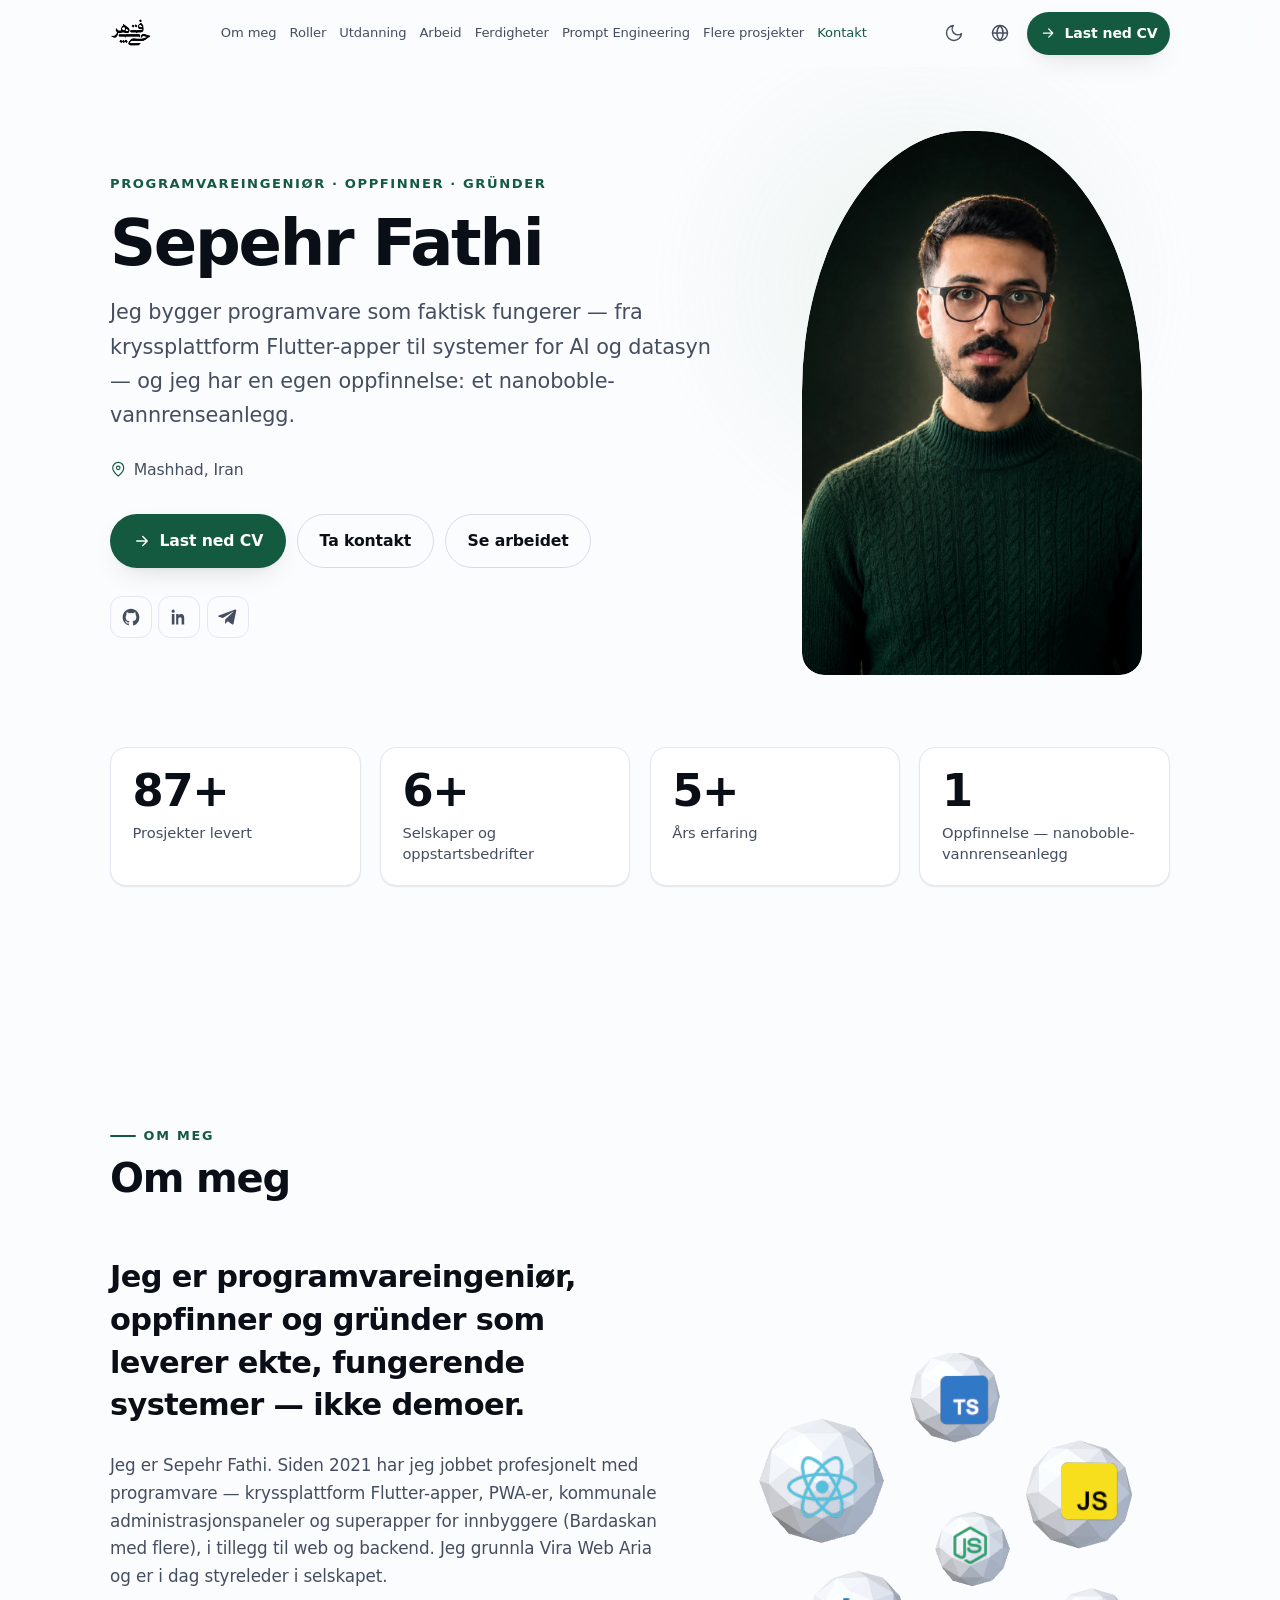
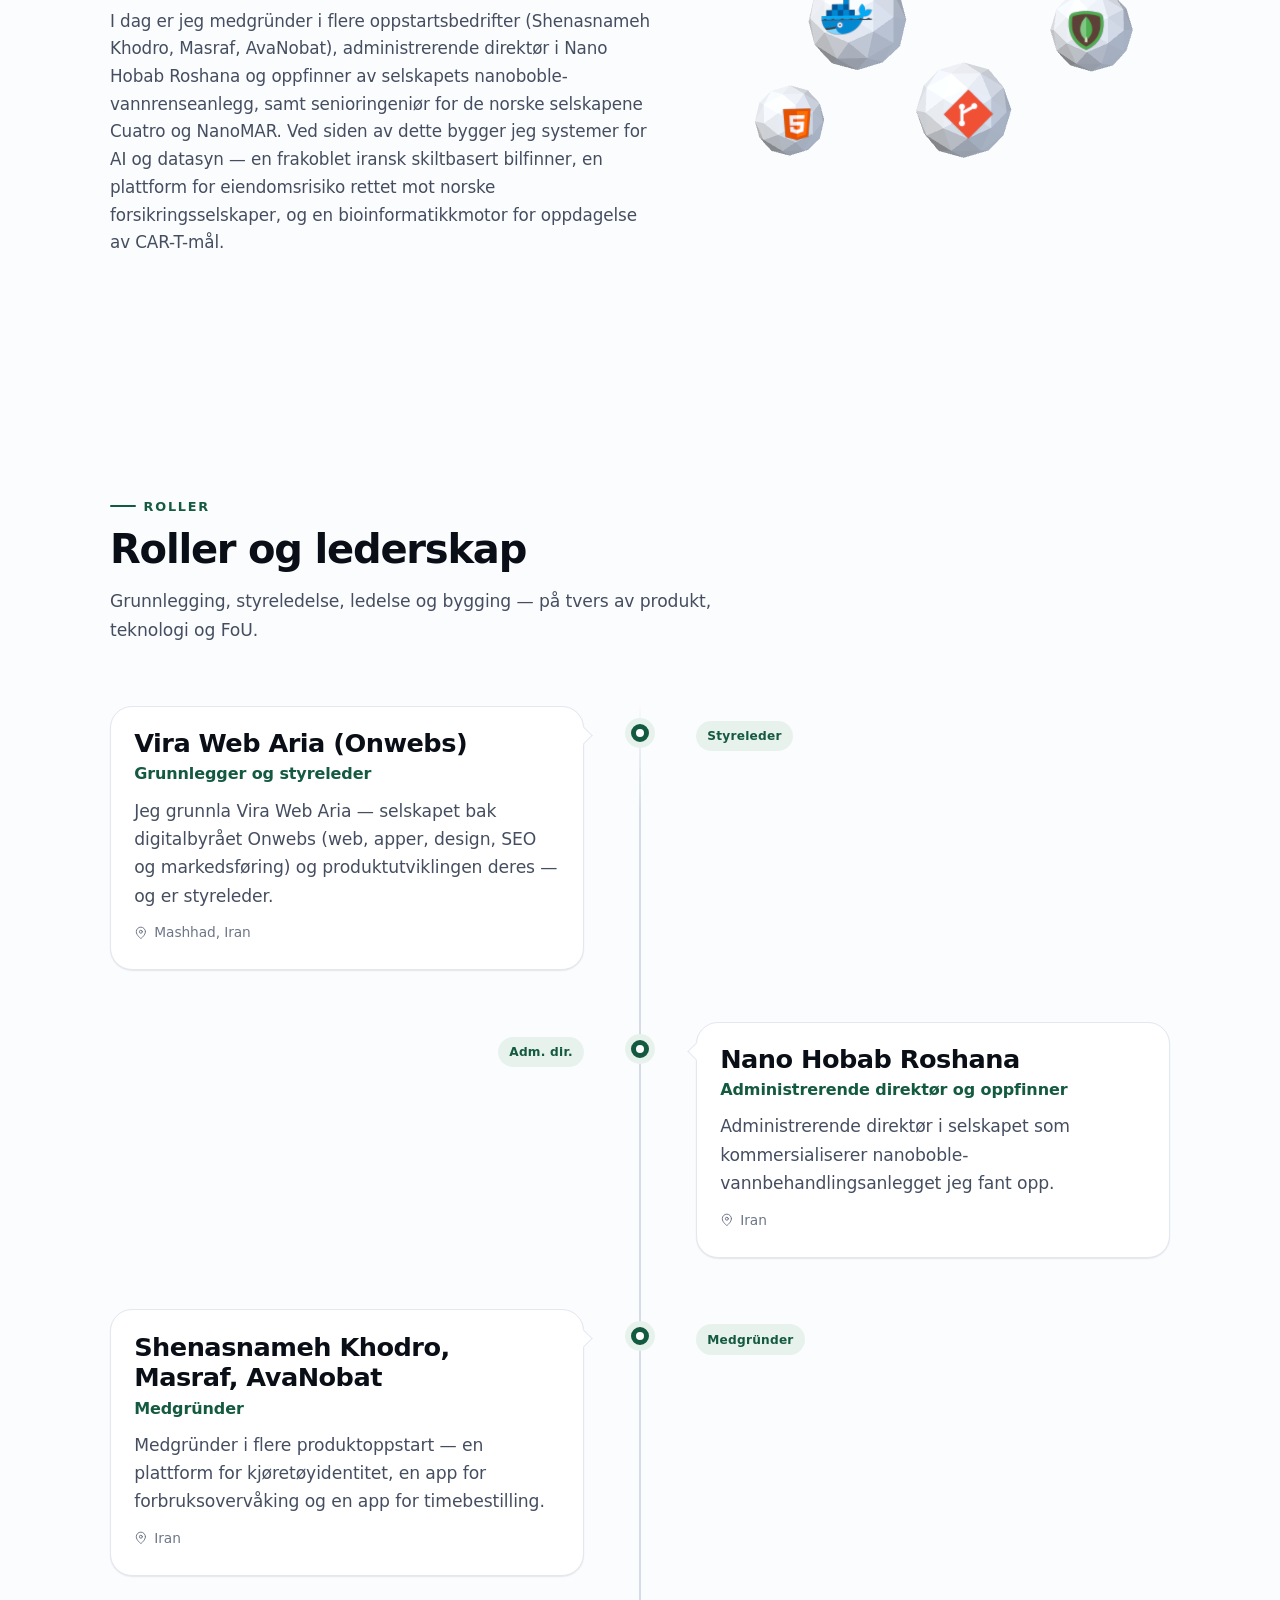
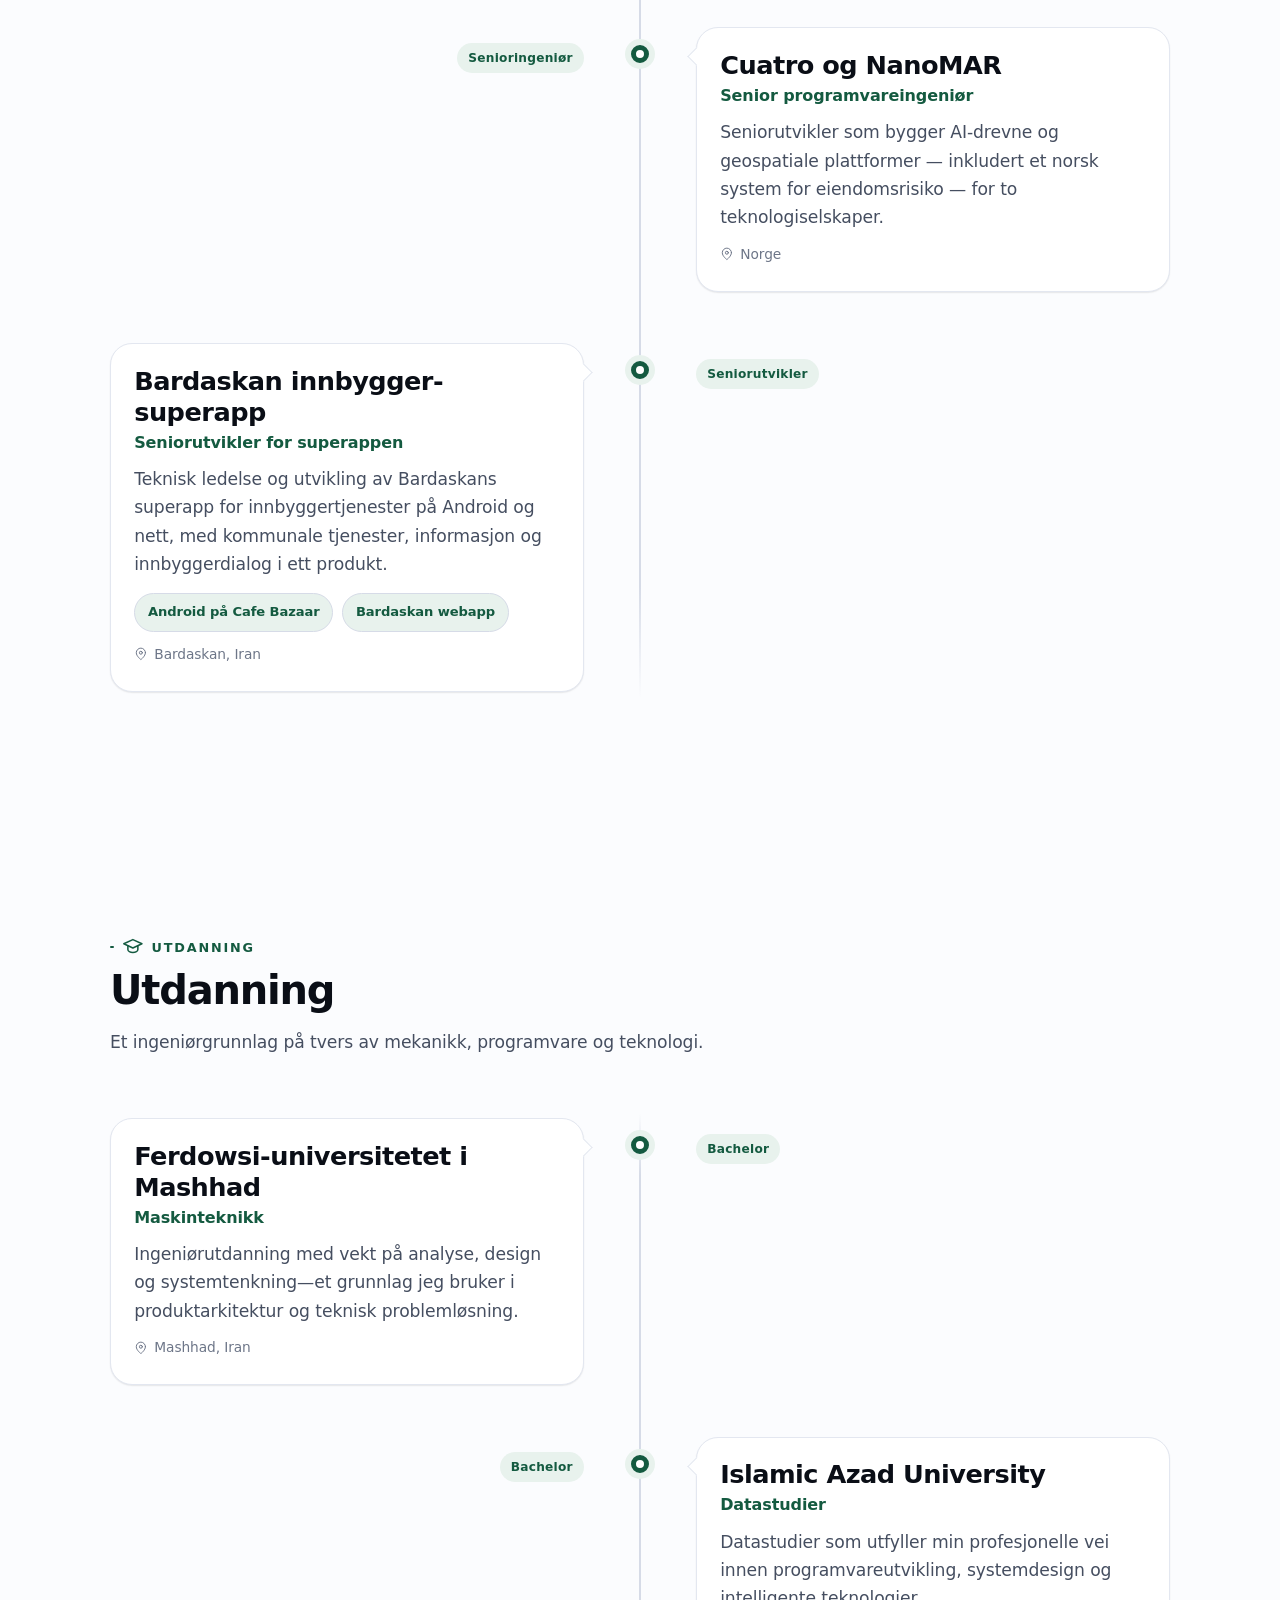
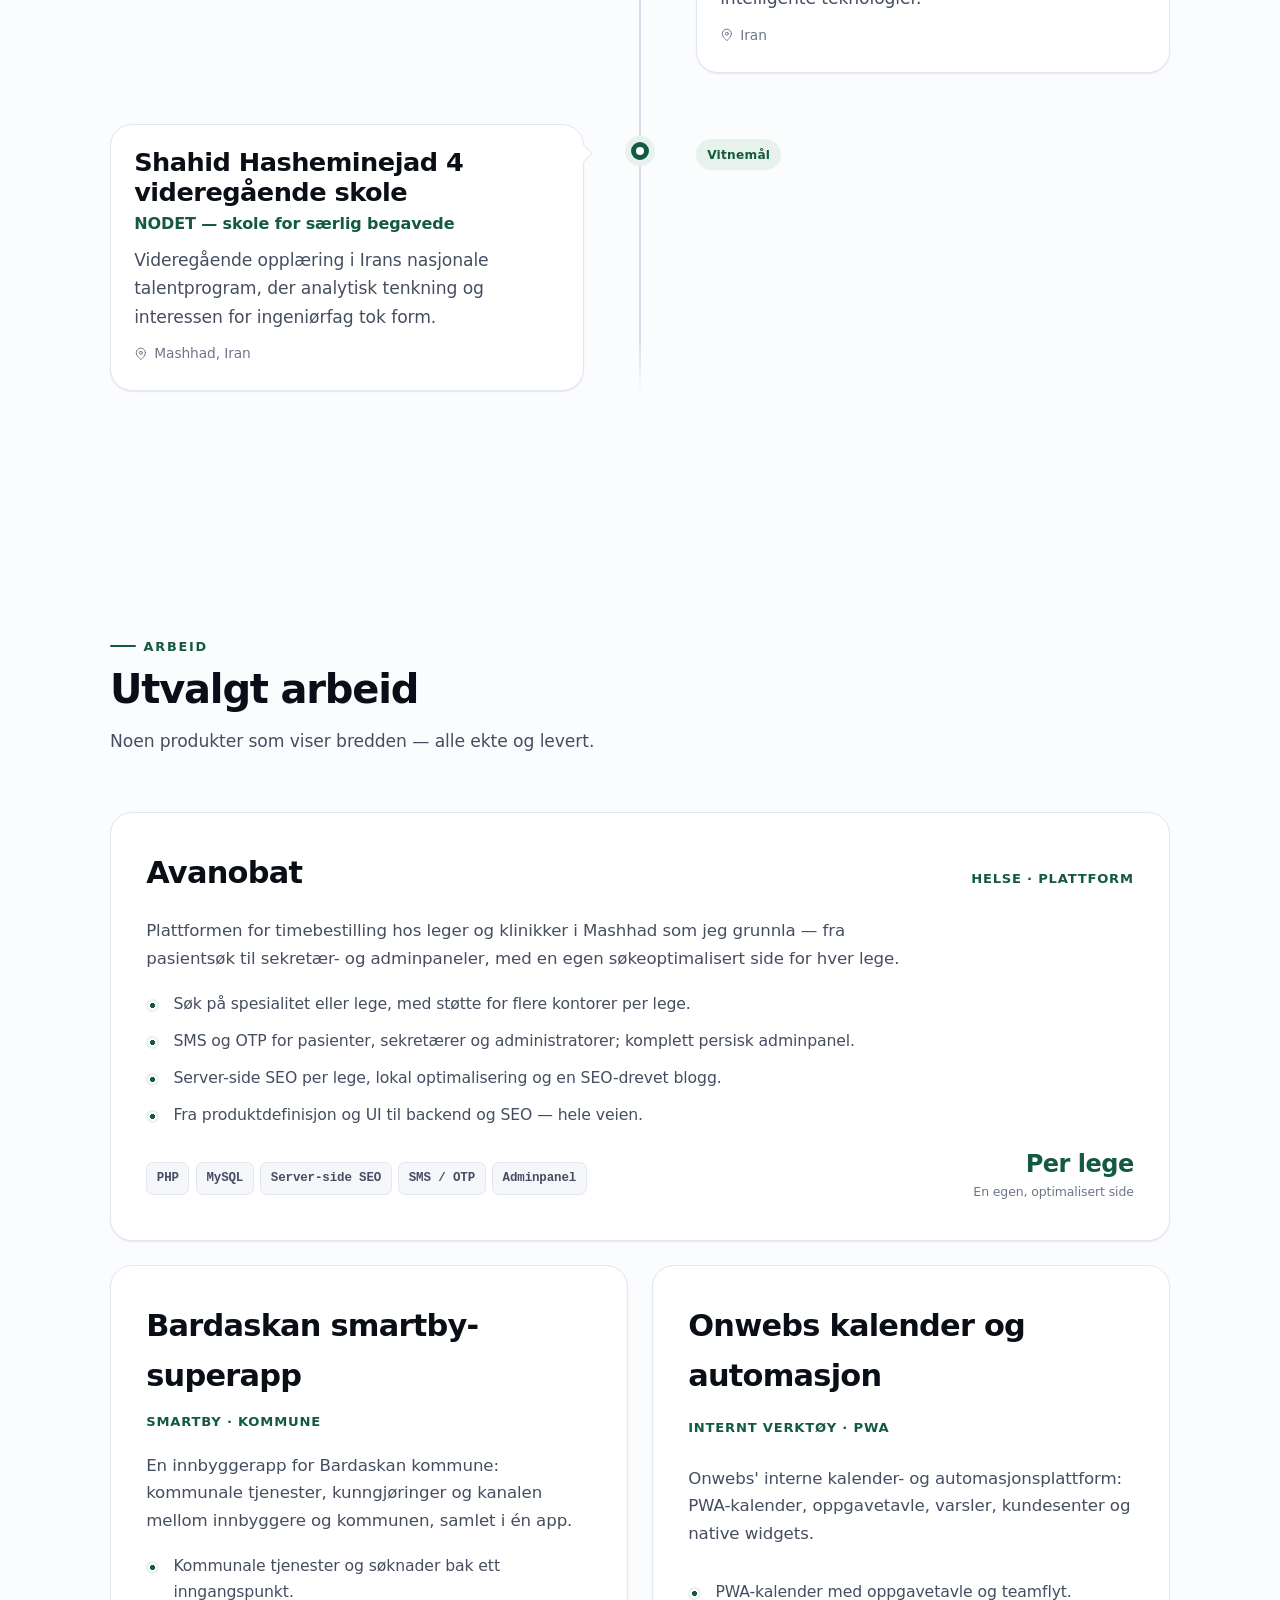
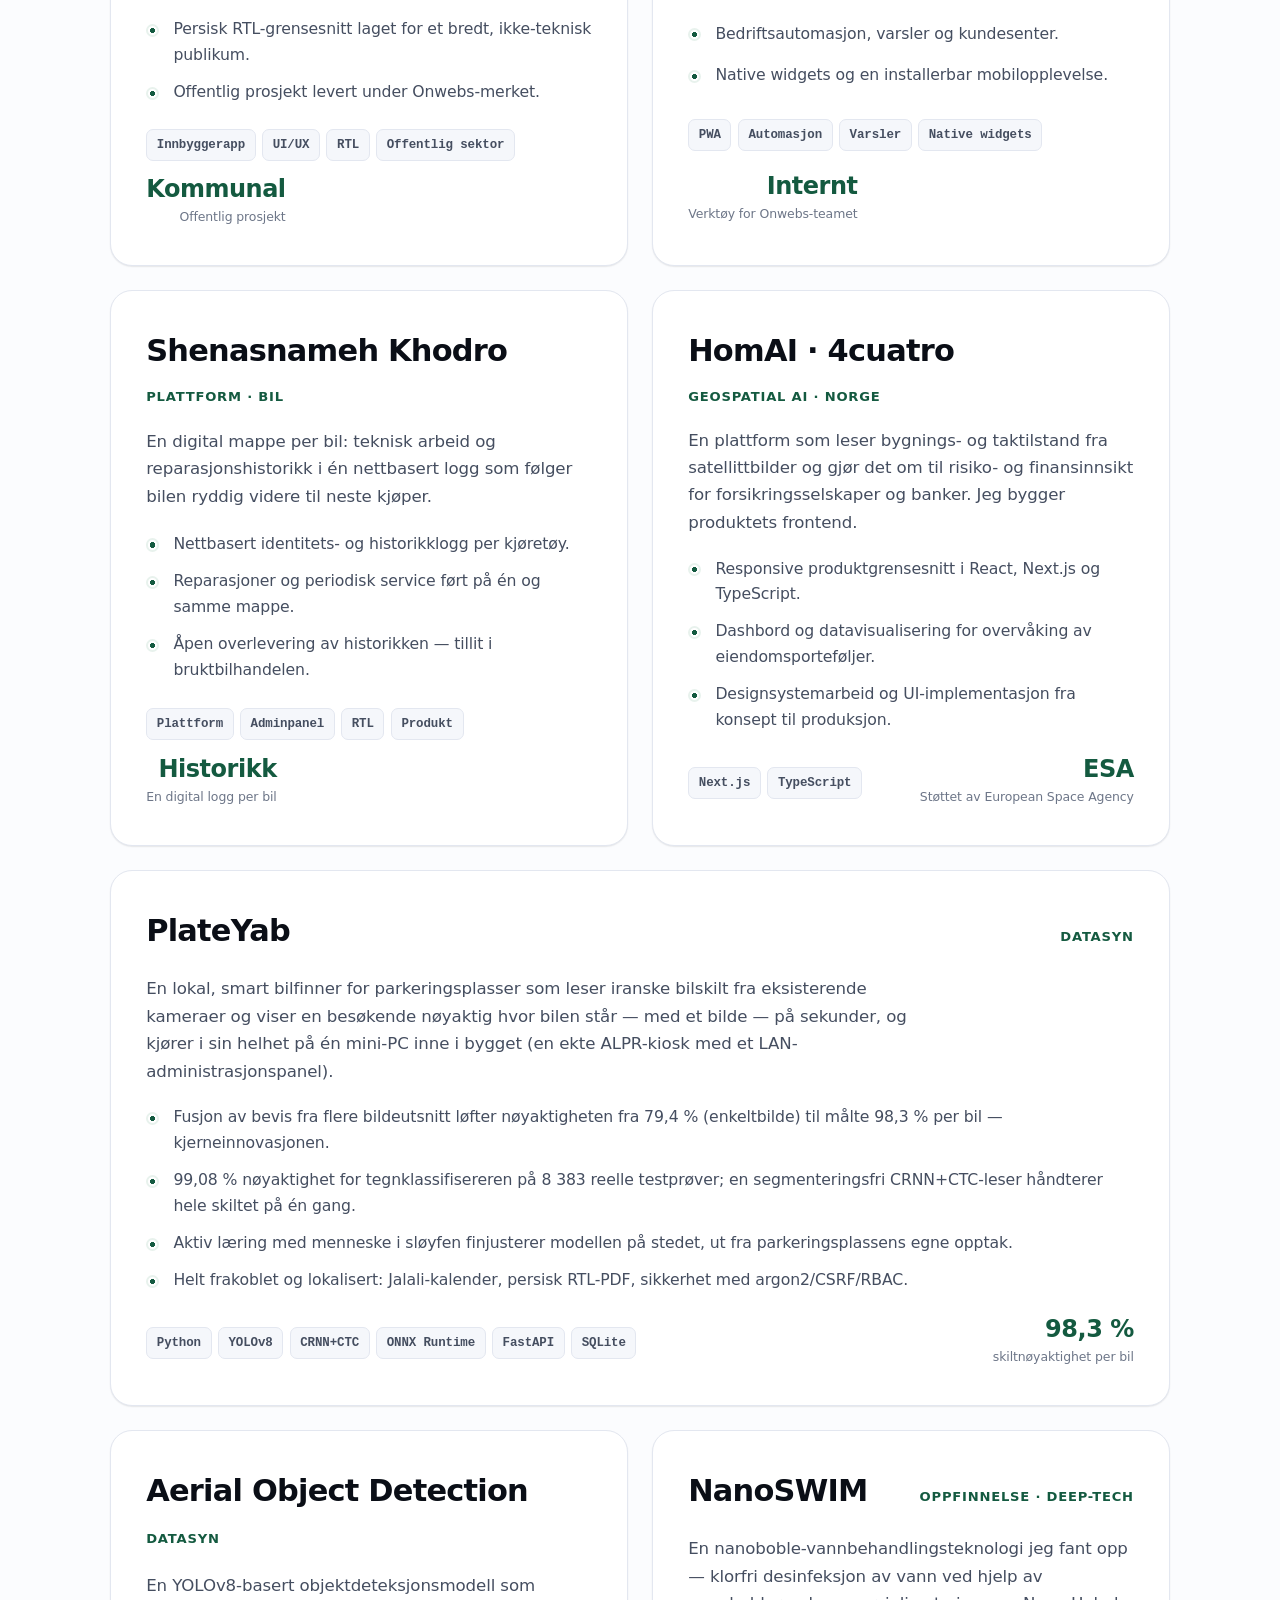
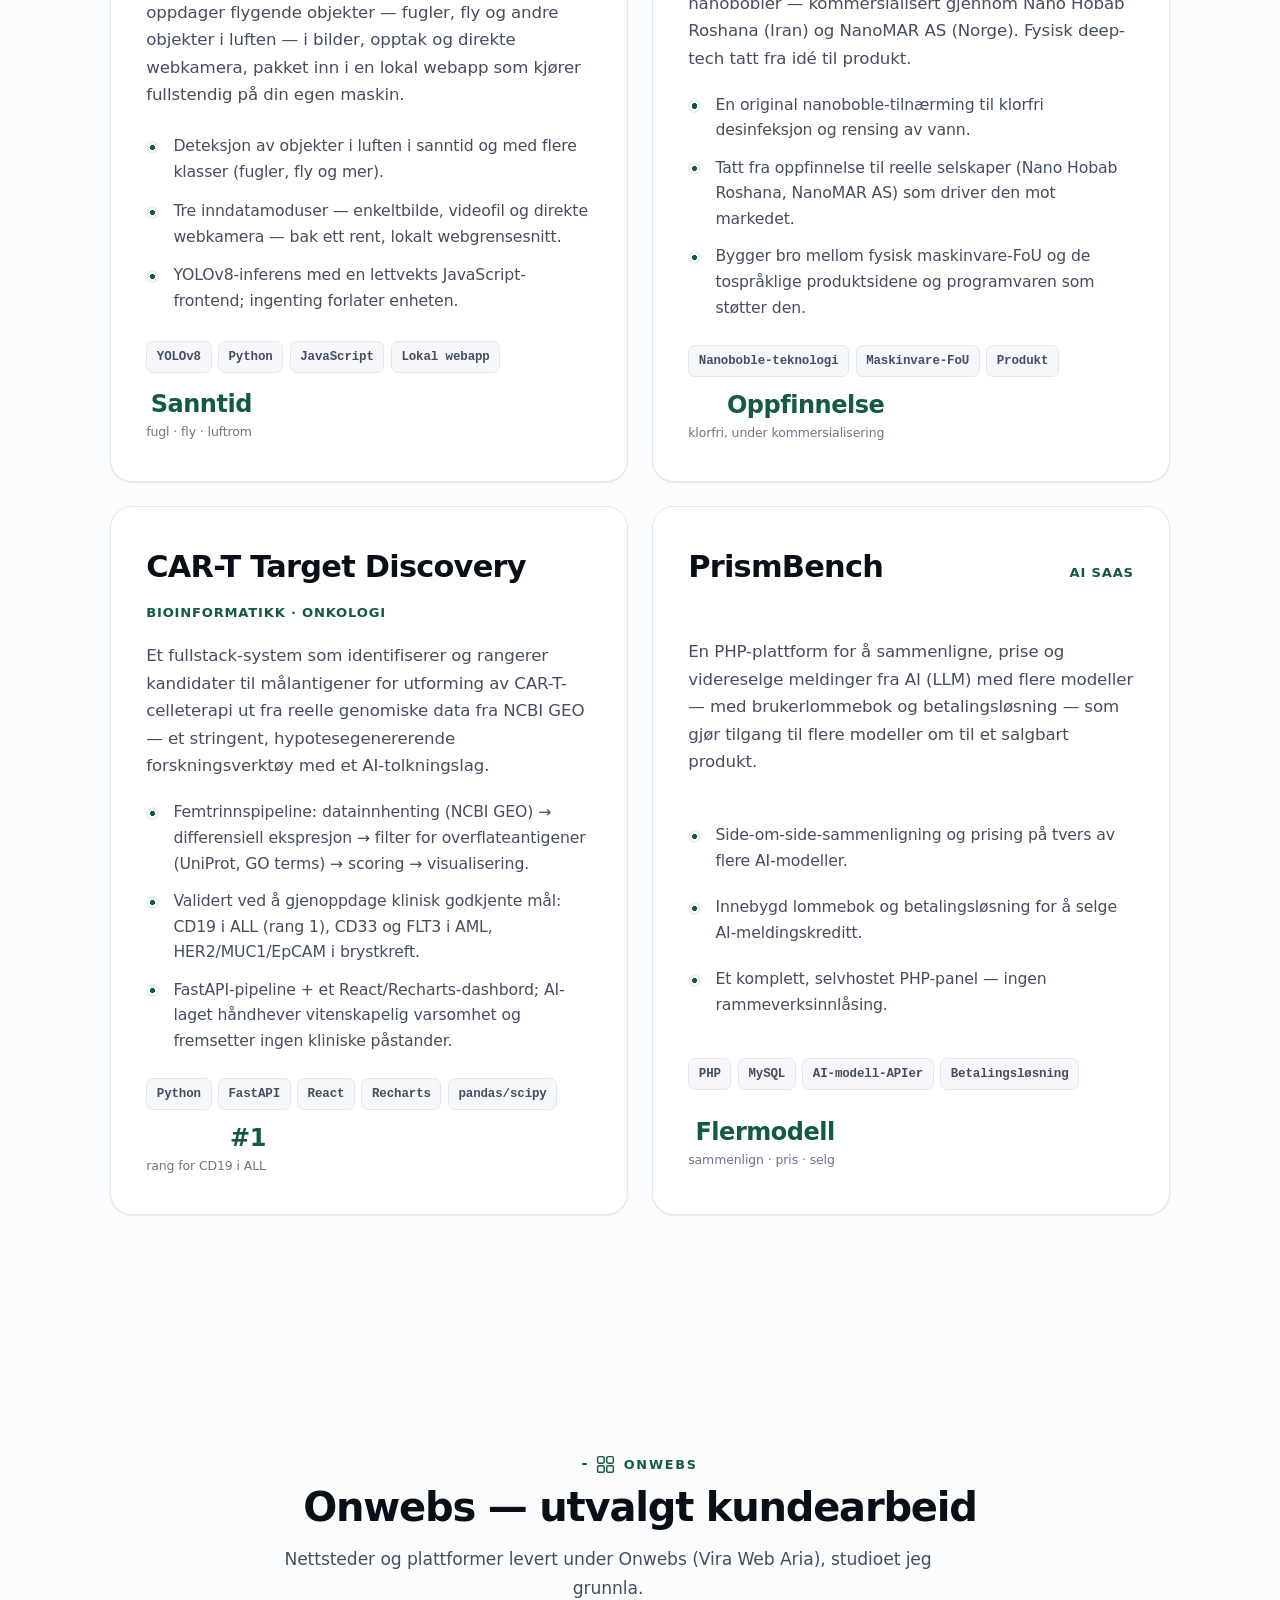
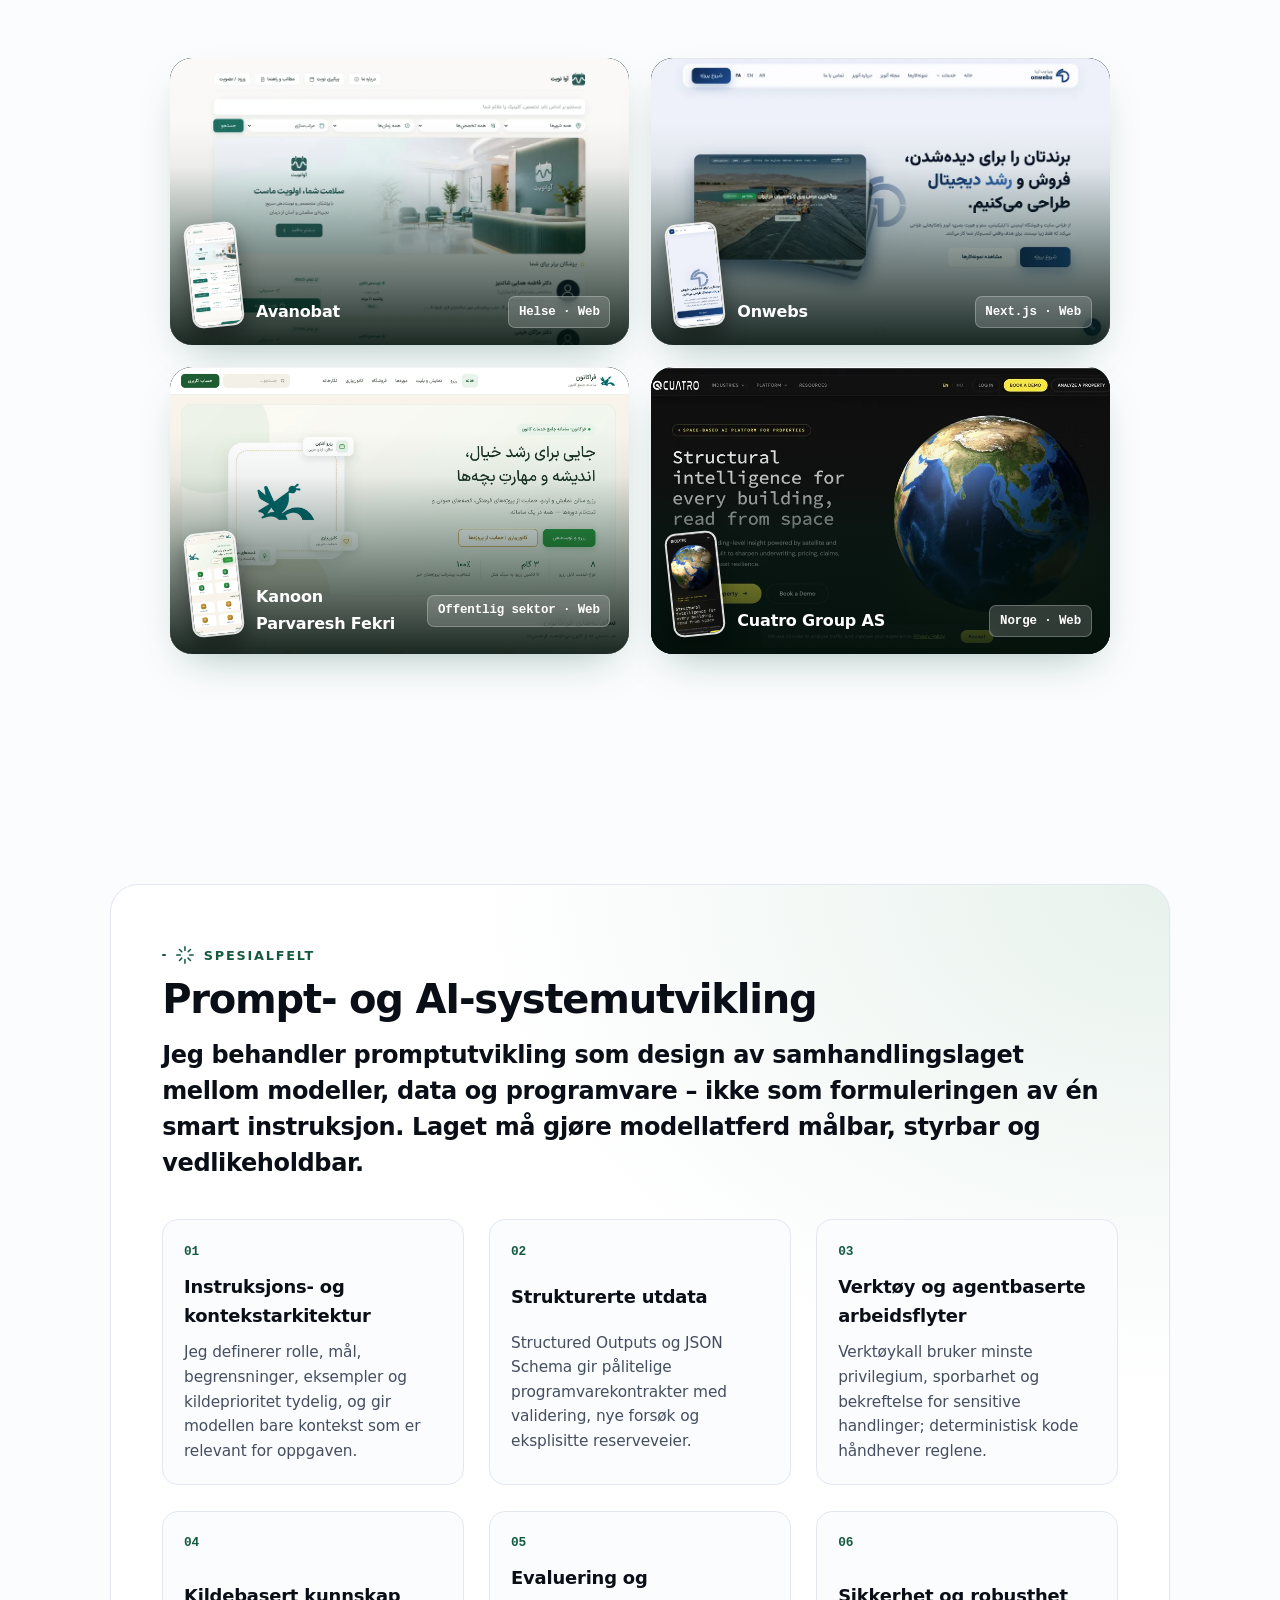
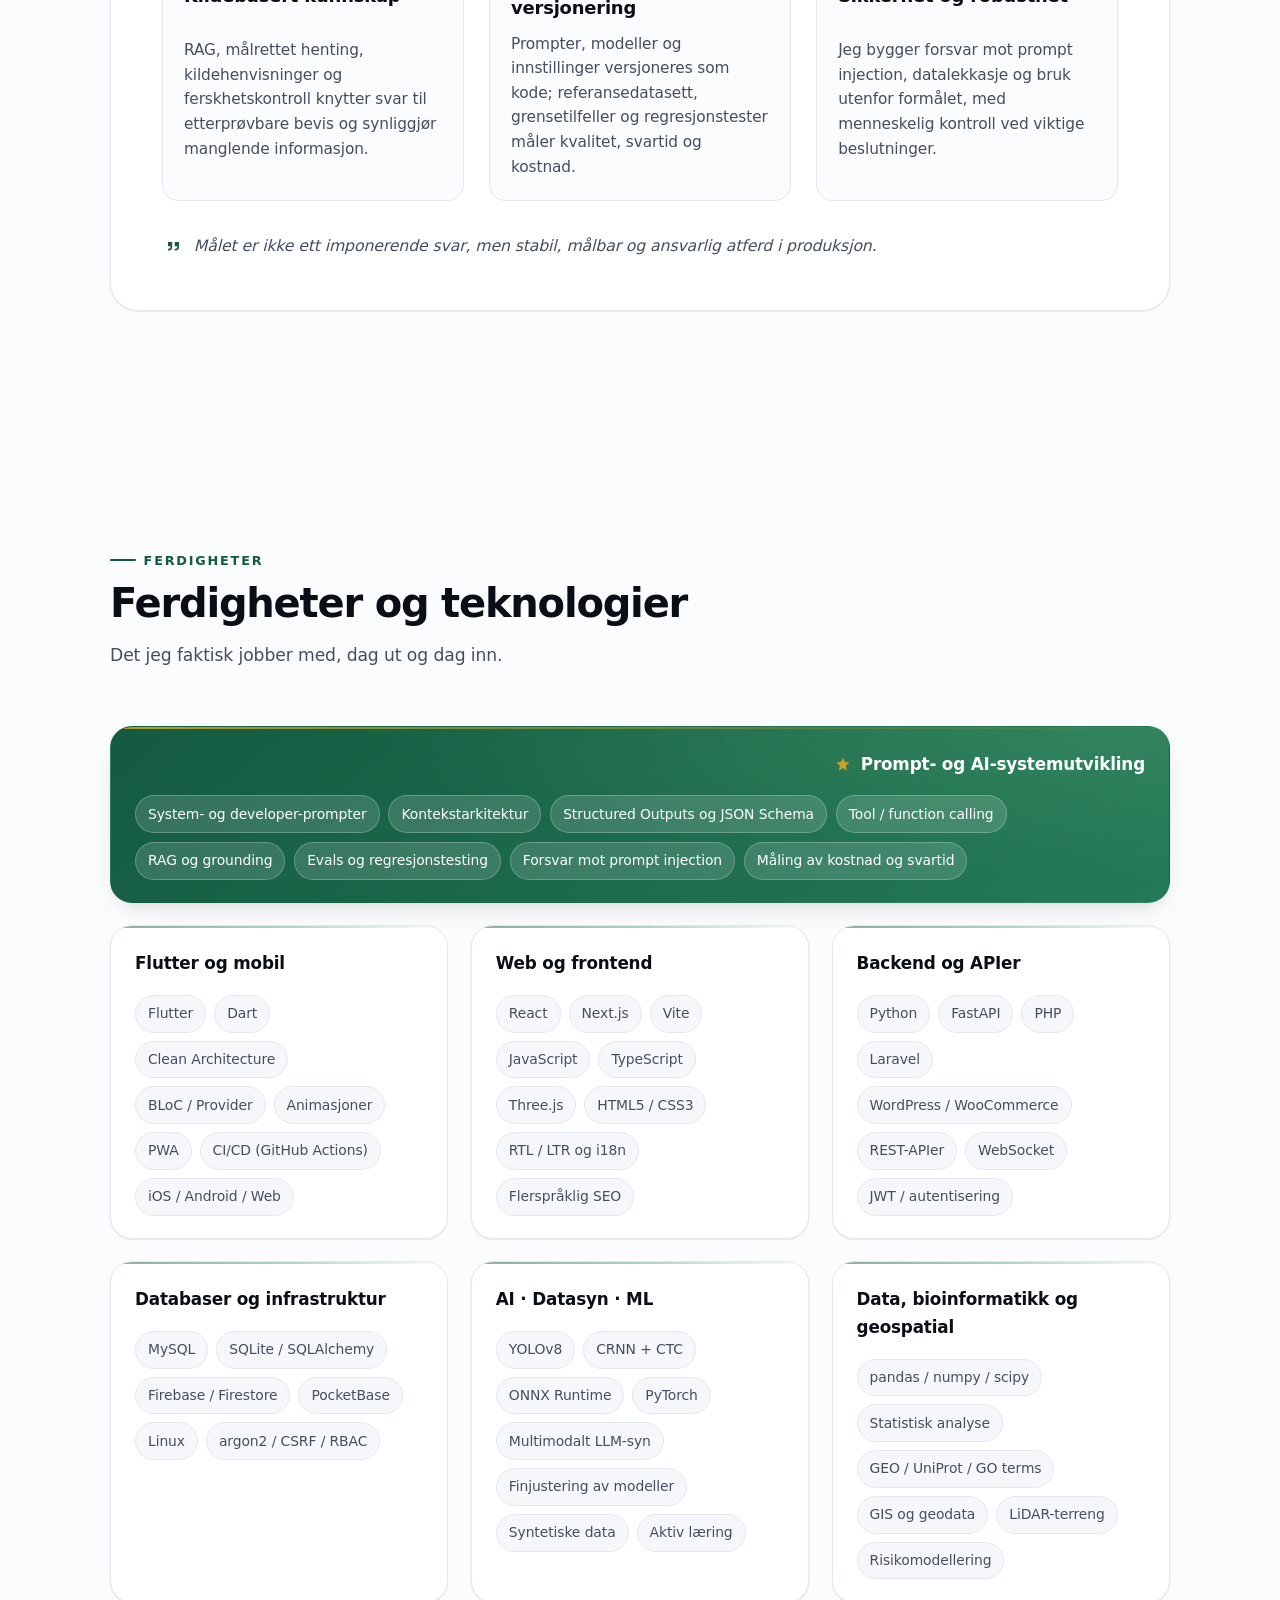
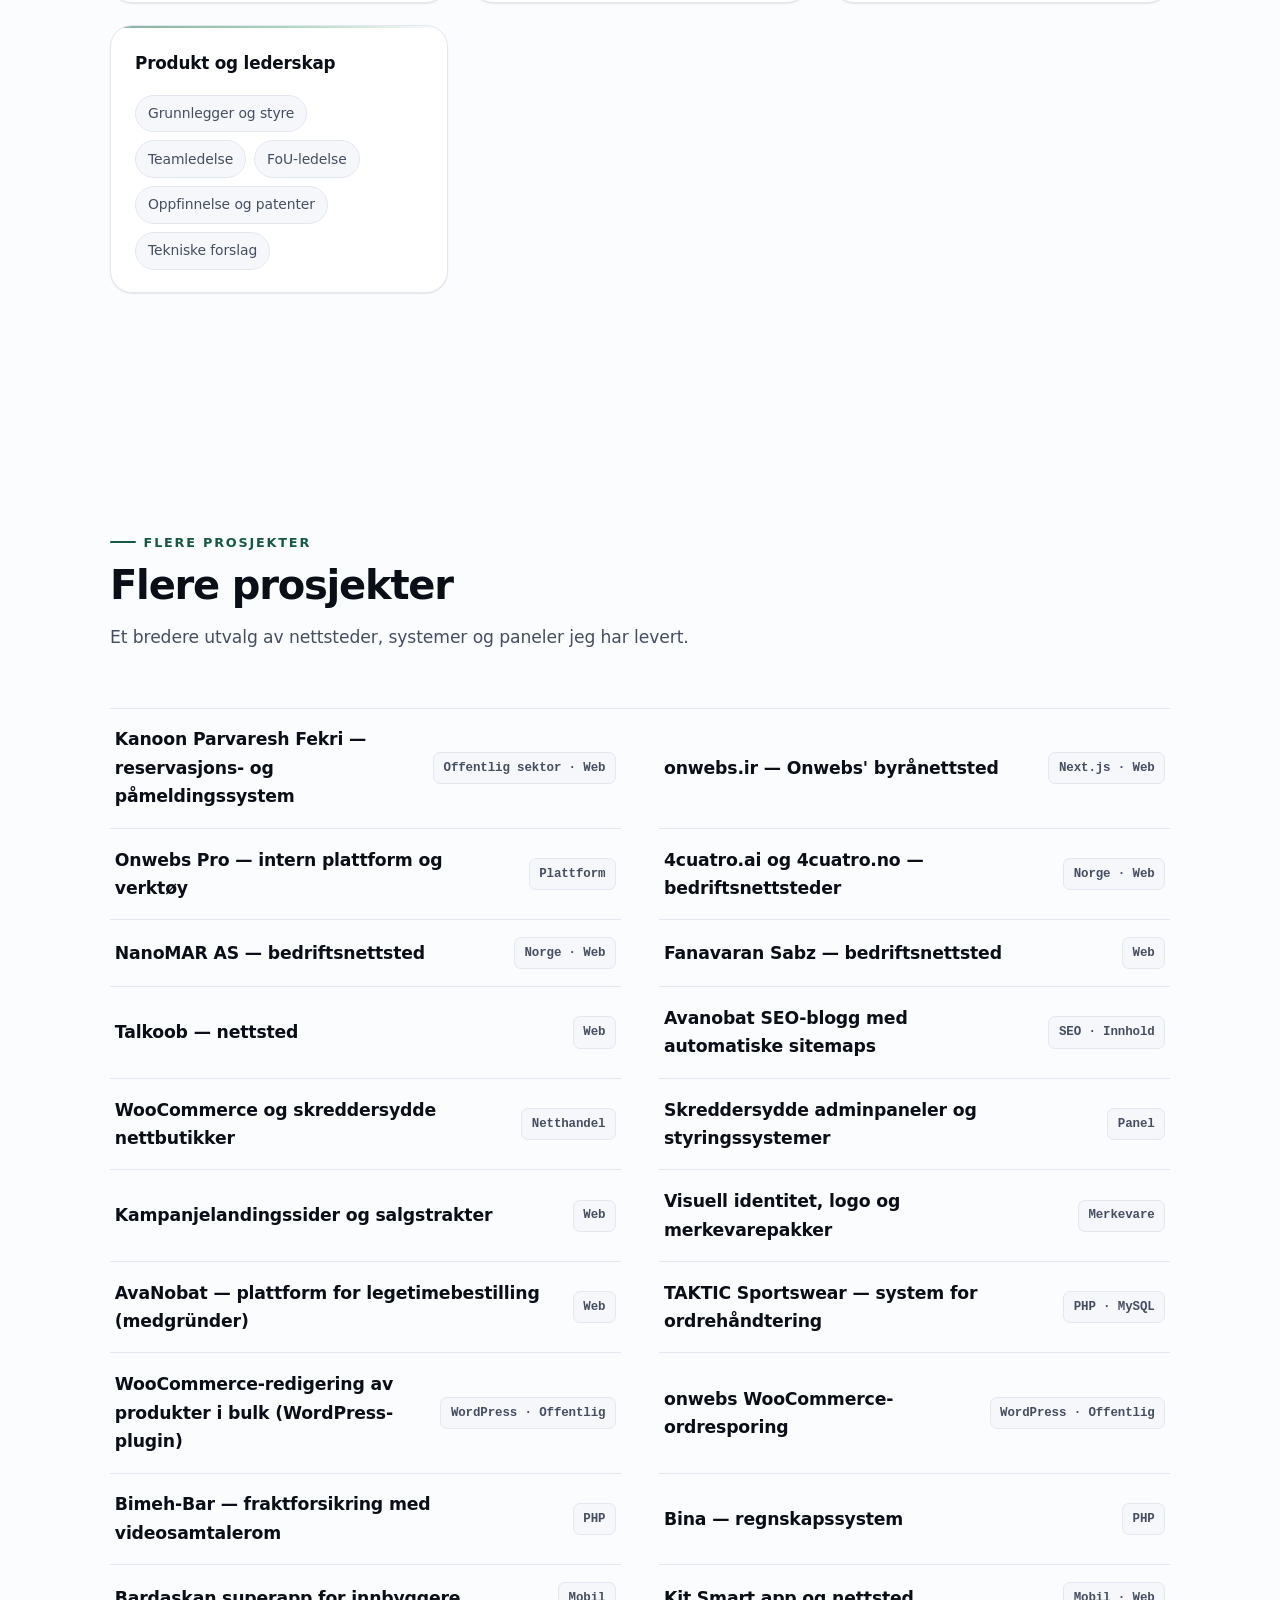
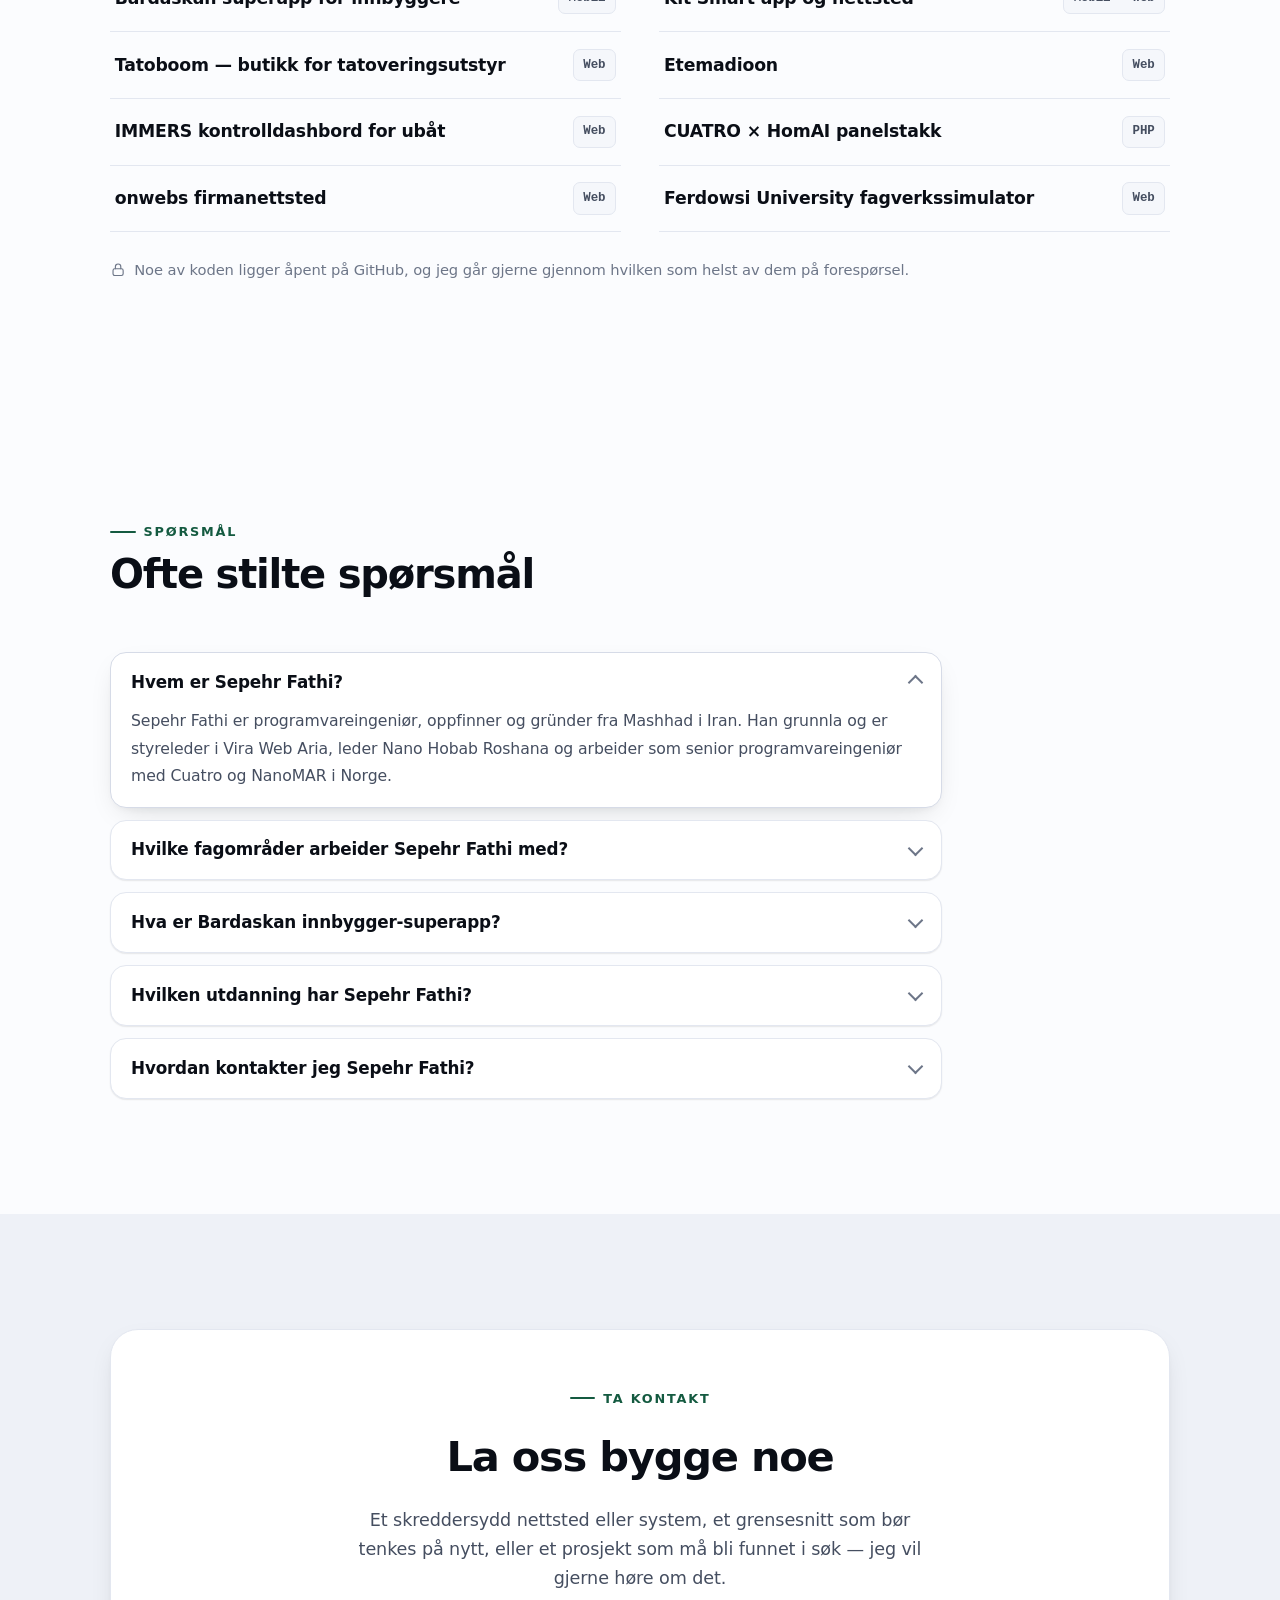
<file: no/index.html>
<!doctype html>
<html lang="nb" dir="ltr">
<head>
  <meta charset="utf-8" />
  <meta name="viewport" content="width=device-width, initial-scale=1, viewport-fit=cover" />
  <meta name="color-scheme" content="light dark" />
  <meta name="theme-color" content="#fcfcfb" />
  <title>Sepehr Fathi — programvareingeniør, oppfinner og gründer</title>
  <meta name="description" content="Sepehr Fathi bygger ekte programvare — fra kryssplattform Flutter-apper og kommunale superapper til systemer for AI, datasyn og bioinformatikk. Oppfinner av et nanoboble-vannrenseanlegg, grunnlegger og styreleder i Vira Web Aria, administrerende direktør i Nano Hobab Roshana, senioringeniør hos Cuatro og NanoMAR. Basert i Mashhad, Iran." />
  <meta name="keywords" content="Sepehr Fathi, programvareingeniør, Flutter-utvikler, oppfinner, nanoboble-vannrenseanlegg, grunnlegger, Vira Web Aria, Nano Hobab Roshana, Cuatro, NanoMAR, prompt engineering, datasyn, bioinformatikk, Python, FastAPI, React, PHP, Mashhad" />
  <meta name="author" content="Sepehr Fathi" />
  <meta name="robots" content="index, follow, max-image-preview:large" />
  <link rel="canonical" href="https://sep.onwebs.ir/no/" />
  <link rel="alternate" hreflang="fa" href="https://sep.onwebs.ir/fa/" />
  <link rel="alternate" hreflang="en" href="https://sep.onwebs.ir/en/" />
  <link rel="alternate" hreflang="ar" href="https://sep.onwebs.ir/ar/" />
  <link rel="alternate" hreflang="zh-Hans" href="https://sep.onwebs.ir/zh/" />
  <link rel="alternate" hreflang="ru" href="https://sep.onwebs.ir/ru/" />
  <link rel="alternate" hreflang="es" href="https://sep.onwebs.ir/es/" />
  <link rel="alternate" hreflang="nb-NO" href="https://sep.onwebs.ir/no/" />
  <link rel="alternate" hreflang="x-default" href="https://sep.onwebs.ir/fa/" />
  <meta property="og:type" content="profile" />
  <meta property="og:site_name" content="Sepehr Fathi" />
  <meta property="og:title" content="Sepehr Fathi — programvareingeniør, oppfinner og gründer" />
  <meta property="og:description" content="Sepehr Fathi bygger ekte programvare — fra kryssplattform Flutter-apper og kommunale superapper til systemer for AI, datasyn og bioinformatikk. Oppfinner av et nanoboble-vannrenseanlegg, grunnlegger og styreleder i Vira Web Aria, administrerende direktør i Nano Hobab Roshana, senioringeniør hos Cuatro og NanoMAR. Basert i Mashhad, Iran." />
  <meta property="og:url" content="https://sep.onwebs.ir/no/" />
  <meta property="og:locale" content="nb_NO" />
  <meta name="twitter:card" content="summary_large_image" />
  <meta name="twitter:title" content="Sepehr Fathi — programvareingeniør, oppfinner og gründer" />
  <meta name="twitter:description" content="Sepehr Fathi bygger ekte programvare — fra kryssplattform Flutter-apper og kommunale superapper til systemer for AI, datasyn og bioinformatikk. Oppfinner av et nanoboble-vannrenseanlegg, grunnlegger og styreleder i Vira Web Aria, administrerende direktør i Nano Hobab Roshana, senioringeniør hos Cuatro og NanoMAR. Basert i Mashhad, Iran." />
  <link rel="icon" type="image/png" sizes="512x512" href="../favicon.png" />
  <link rel="icon" type="image/png" sizes="32x32" href="../favicon-32.png" />
  <link rel="apple-touch-icon" href="../apple-touch-icon.png" />
  <link rel="manifest" href="../manifest.webmanifest" />
  <link rel="stylesheet" href="../assets/css/styles.css?v=28" />
  <script type="application/ld+json">{"@context":"https://schema.org","@type":"ProfilePage","@id":"https://sep.onwebs.ir/no/#profile","url":"https://sep.onwebs.ir/no/","dateModified":"2026-07-30","mainEntity":{"@type":"Person","name":"Sepehr Fathi","jobTitle":"Programvareingeniør · Oppfinner · Gründer","description":"Sepehr Fathi bygger ekte programvare — fra kryssplattform Flutter-apper og kommunale superapper til systemer for AI, datasyn og bioinformatikk. Oppfinner av et nanoboble-vannrenseanlegg, grunnlegger og styreleder i Vira Web Aria, administrerende direktør i Nano Hobab Roshana, senioringeniør hos Cuatro og NanoMAR. Basert i Mashhad, Iran.","url":"https://sep.onwebs.ir/no/","email":"mailto:ftsepi@gmail.com","address":{"@type":"PostalAddress","addressLocality":"Mashhad","addressCountry":"IR"},"sameAs":["https://github.com/sepehrfathi","https://www.linkedin.com/in/sepehr-fathi","https://t.me/sepehrfathi"],"knowsAbout":["Software Engineering","Full-stack Development","Applied AI","Prompt Engineering","Computer Vision","Flutter","Python","FastAPI","Bioinformatics","Geospatial Intelligence","Nano-bubble Technology","Bardaskan Citizen Super App"],"worksFor":[{"@type":"Organization","name":"Vira Web Aria"},{"@type":"Organization","name":"Nano Hobab Roshana"}],"@id":"https://sep.onwebs.ir/no/#person","alternateName":["سپهر فتحی","سپهر","Sepehr Fathi","Sepehr"],"image":"https://sep.onwebs.ir/assets/images/sepehr-fathi-knit-portrait.webp","alumniOf":[{"@type":"CollegeOrUniversity","name":"Ferdowsi University of Mashhad","department":"Mechanical Engineering"},{"@type":"CollegeOrUniversity","name":"Islamic Azad University","department":"Computer Studies"},{"@type":"HighSchool","name":"Shahid Hasheminejad 4 High School (NODET), Mashhad"}]}}</script>
</head>
<body>
  <header class="header">
    <div class="container header__bar">
      <a href="#" class="brand" aria-label="Sepehr Fathi">
        <img class="brand__logo" src="../assets/images/sepehrfathi.webp" alt="Sepehr Fathi" width="673" height="590" />
      </a>
      <nav class="nav" aria-label="Primary"><a href="#about">Om meg</a><a href="#roles">Roller</a><a href="#edu">Utdanning</a><a href="#ventures">Arbeid</a><a href="#skills">Ferdigheter</a><a href="#prompt">Prompt Engineering</a><a href="#work">Flere prosjekter</a><a href="#contact">Kontakt</a></nav>
      <div class="header__actions">
        <button class="icon-btn" data-theme-btn aria-label="Tema" aria-pressed="false">
          <span class="only-dark"><svg viewBox="0 0 24 24" fill="none" stroke="currentColor" stroke-width="1.7" stroke-linecap="round" stroke-linejoin="round"><circle cx="12" cy="12" r="4"/><path d="M12 2v2M12 20v2M4.9 4.9l1.4 1.4M17.7 17.7l1.4 1.4M2 12h2M20 12h2M4.9 19.1l1.4-1.4M17.7 6.3l1.4-1.4"/></svg></span><span class="only-light"><svg viewBox="0 0 24 24" fill="none" stroke="currentColor" stroke-width="1.7" stroke-linecap="round" stroke-linejoin="round"><path d="M21 12.8A9 9 0 1 1 11.2 3a7 7 0 0 0 9.8 9.8Z"/></svg></span>
        </button>
        <div class="menu-wrap" data-lang-wrap>
          <button class="icon-btn" data-lang-btn aria-label="Språk" aria-haspopup="true" aria-expanded="false"><svg viewBox="0 0 24 24" fill="none" stroke="currentColor" stroke-width="1.7" stroke-linecap="round" stroke-linejoin="round"><circle cx="12" cy="12" r="9"/><path d="M3 12h18M12 3c2.5 2.6 3.8 5.7 3.8 9S14.5 18.4 12 21c-2.5-2.6-3.8-5.7-3.8-9S9.5 5.6 12 3Z"/></svg></button>
          <div class="menu" data-lang-menu role="menu"><a href="../fa/" hreflang="fa">فارسی<span>fa</span></a><a href="../en/" hreflang="en">English<span>en</span></a><a href="../ar/" hreflang="ar">العربية<span>ar</span></a><a href="../zh/" hreflang="zh-Hans">简体中文<span>zh-Hans</span></a><a href="../ru/" hreflang="ru">Русский<span>ru</span></a><a href="../es/" hreflang="es">Español<span>es</span></a><a href="../no/" hreflang="nb-NO" aria-current="true">Norsk<span>nb-NO</span></a></div>
        </div>
        <a href="#" class="btn btn--primary btn--sm" data-print><svg viewBox="0 0 24 24" fill="none" stroke="currentColor" stroke-width="1.9" stroke-linecap="round" stroke-linejoin="round"><path d="M5 12h14M13 6l6 6-6 6"/></svg>Last ned CV</a>
      </div>
    </div>
  </header>

  <div class="site">
    <!-- HERO -->
    <section class="hero" id="top">
      <div class="hero__glow" aria-hidden="true"></div>
      <div class="container hero__inner">
        <div class="hero__text">
          <span class="hero__eyebrow reveal">Programvareingeniør · Oppfinner · Gründer</span>
          <h1 class="hero__name reveal">Sepehr Fathi</h1>
          <p class="hero__role reveal">Jeg bygger programvare som faktisk fungerer — fra kryssplattform Flutter-apper til systemer for AI og datasyn — og jeg har en egen oppfinnelse: et nanoboble-vannrenseanlegg.</p>
          <div class="hero__meta reveal"><span><svg viewBox="0 0 24 24" fill="none" stroke="currentColor" stroke-width="1.7" stroke-linecap="round" stroke-linejoin="round"><path d="M20 10c0 6-8 12-8 12s-8-6-8-12a8 8 0 0 1 16 0Z"/><circle cx="12" cy="10" r="2.6"/></svg>Mashhad, Iran</span></div>
          <div class="hero__cta reveal">
            <a href="#" class="btn btn--primary" data-print><svg viewBox="0 0 24 24" fill="none" stroke="currentColor" stroke-width="1.9" stroke-linecap="round" stroke-linejoin="round"><path d="M5 12h14M13 6l6 6-6 6"/></svg>Last ned CV</a>
            <a href="#contact" class="btn btn--ghost">Ta kontakt</a>
            <a href="#ventures" class="btn btn--ghost">Se arbeidet</a>
          </div>
          <div class="hero__socials reveal">
  <a href="https://github.com/sepehrfathi" target="_blank" rel="noopener" aria-label="GitHub" class=""><svg viewBox="0 0 24 24" fill="currentColor" stroke="none"><path d="M12 2C6.48 2 2 6.58 2 12.25c0 4.53 2.87 8.37 6.85 9.73.5.1.68-.22.68-.49l-.01-1.7c-2.79.62-3.38-1.22-3.38-1.22-.45-1.18-1.11-1.5-1.11-1.5-.91-.64.07-.62.07-.62 1 .07 1.53 1.06 1.53 1.06.9 1.57 2.36 1.12 2.94.85.09-.66.35-1.12.63-1.38-2.22-.26-4.56-1.14-4.56-5.07 0-1.12.39-2.03 1.03-2.75-.1-.26-.45-1.3.1-2.71 0 0 .84-.28 2.75 1.05a9.4 9.4 0 0 1 5 0c1.91-1.33 2.75-1.05 2.75-1.05.55 1.41.2 2.45.1 2.71.64.72 1.03 1.63 1.03 2.75 0 3.94-2.34 4.81-4.57 5.06.36.32.68.94.68 1.9l-.01 2.82c0 .27.18.59.69.49A10.26 10.26 0 0 0 22 12.25C22 6.58 17.52 2 12 2Z"/></svg></a>
  <a href="https://www.linkedin.com/in/sepehr-fathi" target="_blank" rel="noopener" aria-label="LinkedIn" class=""><svg viewBox="0 0 24 24" fill="currentColor" stroke="none"><path d="M6.94 5a1.94 1.94 0 1 1-3.88 0 1.94 1.94 0 0 1 3.88 0ZM3.4 8.4h3.1V21H3.4V8.4Zm5.2 0h2.97v1.72h.04c.41-.78 1.42-1.6 2.93-1.6 3.13 0 3.71 2.06 3.71 4.74V21h-3.1v-5.58c0-1.33-.02-3.04-1.85-3.04-1.85 0-2.14 1.45-2.14 2.94V21H8.6V8.4Z"/></svg></a>
  <a href="https://t.me/sepehrfathi" target="_blank" rel="noopener" aria-label="Telegram" class=""><svg viewBox="0 0 24 24" fill="currentColor" stroke="none"><path d="M21.9 4.6 18.6 20c-.24 1.08-.9 1.34-1.82.83l-5-3.68-2.42 2.33c-.27.27-.5.5-1 .5l.35-5.06L18.1 6.1c.4-.36-.09-.56-.62-.2L5.9 13.28.86 11.7c-1.1-.34-1.12-1.1.23-1.63L20.5 3.03c.9-.34 1.7.2 1.4 1.57Z"/></svg></a></div>
        </div>
        <div class="hero__photo reveal" aria-hidden="false">
          <span class="hero__photo-ring" aria-hidden="true"></span>
          <img src="../assets/images/sepehr-fathi-knit-portrait.webp" alt="Sepehr Fathi" width="1122" height="1402" loading="eager" decoding="async" />
        </div>
      </div>
    </section>

    <!-- STATS -->
    <section class="container" style="padding-block:0 var(--section-y)">
      <div class="stats"><div class="stat reveal"><div class="stat__num">87+</div><div class="stat__label">Prosjekter levert</div></div><div class="stat reveal"><div class="stat__num">6+</div><div class="stat__label">Selskaper og oppstartsbedrifter</div></div><div class="stat reveal"><div class="stat__num">5+</div><div class="stat__label">Års erfaring</div></div><div class="stat reveal"><div class="stat__num">1</div><div class="stat__label">Oppfinnelse — nanoboble-vannrenseanlegg</div></div></div>
    </section>

    <!-- ABOUT -->
    <section class="section" id="about">
      <div class="container">
        <div class="section-head reveal">
          <span class="eyebrow">Om meg</span>
          <h2 class="section-title">Om meg</h2>
        </div>
        <div class="about__grid">
          <div>
            <p class="about__lead reveal">Jeg er programvareingeniør, oppfinner og gründer som leverer ekte, fungerende systemer — ikke demoer.</p>
            <div class="about__body"><p>Jeg er Sepehr Fathi. Siden 2021 har jeg jobbet profesjonelt med programvare — kryssplattform Flutter-apper, PWA-er, kommunale administrasjonspaneler og superapper for innbyggere (Bardaskan med flere), i tillegg til web og backend. Jeg grunnla Vira Web Aria og er i dag styreleder i selskapet.</p><p>I dag er jeg medgründer i flere oppstartsbedrifter (Shenasnameh Khodro, Masraf, AvaNobat), administrerende direktør i Nano Hobab Roshana og oppfinner av selskapets nanoboble-vannrenseanlegg, samt senioringeniør for de norske selskapene Cuatro og NanoMAR. Ved siden av dette bygger jeg systemer for AI og datasyn — en frakoblet iransk skiltbasert bilfinner, en plattform for eiendomsrisiko rettet mot norske forsikringsselskaper, og en bioinformatikkmotor for oppdagelse av CAR-T-mål.</p></div>
          </div>
          <div class="reveal">
            <div class="orbs" data-orbs aria-hidden="true"><span class="orb" style="--x:4%;--y:16%;--s:30%;--dur:9.5s;--dly:0s;--dx:5px;--dy:-15px"><img src="../assets/images/tech/reactjs.png" alt="" width="256" height="256" loading="lazy" decoding="async" /></span><span class="orb" style="--x:41%;--y:2%;--s:22%;--dur:11s;--dly:-2.4s;--dx:-6px;--dy:-11px"><img src="../assets/images/tech/typescript.png" alt="" width="256" height="256" loading="lazy" decoding="async" /></span><span class="orb" style="--x:70%;--y:19%;--s:26%;--dur:8.6s;--dly:-1.1s;--dx:4px;--dy:-16px"><img src="../assets/images/tech/javascript.png" alt="" width="256" height="256" loading="lazy" decoding="async" /></span><span class="orb" style="--x:48%;--y:37%;--s:18%;--dur:12s;--dly:-3.6s;--dx:-5px;--dy:-9px"><img src="../assets/images/tech/nodejs.png" alt="" width="256" height="256" loading="lazy" decoding="async" /></span><span class="orb" style="--x:16%;--y:55%;--s:24%;--dur:10.2s;--dly:-.7s;--dx:6px;--dy:-13px"><img src="../assets/images/tech/docker.png" alt="" width="256" height="256" loading="lazy" decoding="async" /></span><span class="orb" style="--x:74%;--y:56%;--s:20%;--dur:9s;--dly:-2.9s;--dx:-4px;--dy:-12px"><img src="../assets/images/tech/mongodb.png" alt="" width="256" height="256" loading="lazy" decoding="async" /></span><span class="orb" style="--x:43%;--y:72%;--s:23%;--dur:11.6s;--dly:-1.8s;--dx:5px;--dy:-10px"><img src="../assets/images/tech/git.png" alt="" width="256" height="256" loading="lazy" decoding="async" /></span><span class="orb" style="--x:5%;--y:82%;--s:17%;--dur:8.2s;--dly:-4.2s;--dx:-5px;--dy:-14px"><img src="../assets/images/tech/html.png" alt="" width="256" height="256" loading="lazy" decoding="async" /></span></div>
          </div>
        </div>
      </div>
    </section>

    <!-- ROLES -->
    <section class="section" id="roles">
      <div class="container">
        <div class="section-head reveal">
          <span class="eyebrow">Roller</span>
          <h2 class="section-title">Roller og lederskap</h2>
          <p class="section-sub">Grunnlegging, styreledelse, ledelse og bygging — på tvers av produkt, teknologi og FoU.</p>
        </div>
        <div class="roles__list">
      <article class="role reveal">
        <div><span class="role__badge">Styreleder</span></div>
        <div class="role__main">
          <h3 class="role__org">Vira Web Aria (Onwebs)</h3>
          <div class="role__role">Grunnlegger og styreleder</div>
          <p class="role__detail">Jeg grunnla Vira Web Aria — selskapet bak digitalbyrået Onwebs (web, apper, design, SEO og markedsføring) og produktutviklingen deres — og er styreleder.</p>
          <span class="role__loc"><svg viewBox="0 0 24 24" fill="none" stroke="currentColor" stroke-width="1.7" stroke-linecap="round" stroke-linejoin="round"><path d="M20 10c0 6-8 12-8 12s-8-6-8-12a8 8 0 0 1 16 0Z"/><circle cx="12" cy="10" r="2.6"/></svg>Mashhad, Iran</span>
        </div>
      </article>
      <article class="role reveal">
        <div><span class="role__badge">Adm. dir.</span></div>
        <div class="role__main">
          <h3 class="role__org">Nano Hobab Roshana</h3>
          <div class="role__role">Administrerende direktør og oppfinner</div>
          <p class="role__detail">Administrerende direktør i selskapet som kommersialiserer nanoboble-vannbehandlingsanlegget jeg fant opp.</p>
          <span class="role__loc"><svg viewBox="0 0 24 24" fill="none" stroke="currentColor" stroke-width="1.7" stroke-linecap="round" stroke-linejoin="round"><path d="M20 10c0 6-8 12-8 12s-8-6-8-12a8 8 0 0 1 16 0Z"/><circle cx="12" cy="10" r="2.6"/></svg>Iran</span>
        </div>
      </article>
      <article class="role reveal">
        <div><span class="role__badge">Medgründer</span></div>
        <div class="role__main">
          <h3 class="role__org">Shenasnameh Khodro, Masraf, AvaNobat</h3>
          <div class="role__role">Medgründer</div>
          <p class="role__detail">Medgründer i flere produktoppstart — en plattform for kjøretøyidentitet, en app for forbruksovervåking og en app for timebestilling.</p>
          <span class="role__loc"><svg viewBox="0 0 24 24" fill="none" stroke="currentColor" stroke-width="1.7" stroke-linecap="round" stroke-linejoin="round"><path d="M20 10c0 6-8 12-8 12s-8-6-8-12a8 8 0 0 1 16 0Z"/><circle cx="12" cy="10" r="2.6"/></svg>Iran</span>
        </div>
      </article>
      <article class="role reveal">
        <div><span class="role__badge">Senioringeniør</span></div>
        <div class="role__main">
          <h3 class="role__org">Cuatro og NanoMAR</h3>
          <div class="role__role">Senior programvareingeniør</div>
          <p class="role__detail">Seniorutvikler som bygger AI-drevne og geospatiale plattformer — inkludert et norsk system for eiendomsrisiko — for to teknologiselskaper.</p>
          <span class="role__loc"><svg viewBox="0 0 24 24" fill="none" stroke="currentColor" stroke-width="1.7" stroke-linecap="round" stroke-linejoin="round"><path d="M20 10c0 6-8 12-8 12s-8-6-8-12a8 8 0 0 1 16 0Z"/><circle cx="12" cy="10" r="2.6"/></svg>Norge</span>
        </div>
      </article>
      <article class="role reveal role--bardaskan">
        <div><span class="role__badge">Seniorutvikler</span></div>
        <div class="role__main">
          <h3 class="role__org">Bardaskan innbygger-superapp</h3>
          <div class="role__role">Seniorutvikler for superappen</div>
          <p class="role__detail">Teknisk ledelse og utvikling av Bardaskans superapp for innbyggertjenester på Android og nett, med kommunale tjenester, informasjon og innbyggerdialog i ett produkt.</p>
          <div class="role__links"><a href="https://cafebazaar.ir/app/com.example.flutter_application_1" target="_blank" rel="noopener">Android på Cafe Bazaar</a><a href="https://app.bardaskan.ir" target="_blank" rel="noopener">Bardaskan webapp</a></div>
          <span class="role__loc"><svg viewBox="0 0 24 24" fill="none" stroke="currentColor" stroke-width="1.7" stroke-linecap="round" stroke-linejoin="round"><path d="M20 10c0 6-8 12-8 12s-8-6-8-12a8 8 0 0 1 16 0Z"/><circle cx="12" cy="10" r="2.6"/></svg>Bardaskan, Iran</span>
        </div>
      </article></div>
      </div>
    </section>

    <!-- EDUCATION -->
    <section class="section" id="edu">
      <div class="container">
        <div class="section-head reveal">
          <span class="eyebrow"><svg viewBox="0 0 24 24" fill="none" stroke="currentColor" stroke-width="1.7" stroke-linecap="round" stroke-linejoin="round"><path d="m12 4 10 4.6-10 4.6L2 8.6 12 4Z"/><path d="M6.5 10.8V15c0 1.8 2.5 3.2 5.5 3.2s5.5-1.4 5.5-3.2v-4.2"/></svg>Utdanning</span>
          <h2 class="section-title">Utdanning</h2>
          <p class="section-sub">Et ingeniørgrunnlag på tvers av mekanikk, programvare og teknologi.</p>
        </div>
        <div class="roles__list">
      <article class="role reveal">
        <div><span class="role__badge">Bachelor</span></div>
        <div class="role__main">
          <h3 class="role__org">Ferdowsi-universitetet i Mashhad</h3>
          <div class="role__role">Maskinteknikk</div>
          <p class="role__detail">Ingeniørutdanning med vekt på analyse, design og systemtenkning—et grunnlag jeg bruker i produktarkitektur og teknisk problemløsning.</p>
          <span class="role__loc"><svg viewBox="0 0 24 24" fill="none" stroke="currentColor" stroke-width="1.7" stroke-linecap="round" stroke-linejoin="round"><path d="M20 10c0 6-8 12-8 12s-8-6-8-12a8 8 0 0 1 16 0Z"/><circle cx="12" cy="10" r="2.6"/></svg>Mashhad, Iran</span>
        </div>
      </article>
      <article class="role reveal">
        <div><span class="role__badge">Bachelor</span></div>
        <div class="role__main">
          <h3 class="role__org">Islamic Azad University</h3>
          <div class="role__role">Datastudier</div>
          <p class="role__detail">Datastudier som utfyller min profesjonelle vei innen programvareutvikling, systemdesign og intelligente teknologier.</p>
          <span class="role__loc"><svg viewBox="0 0 24 24" fill="none" stroke="currentColor" stroke-width="1.7" stroke-linecap="round" stroke-linejoin="round"><path d="M20 10c0 6-8 12-8 12s-8-6-8-12a8 8 0 0 1 16 0Z"/><circle cx="12" cy="10" r="2.6"/></svg>Iran</span>
        </div>
      </article>
      <article class="role reveal">
        <div><span class="role__badge">Vitnemål</span></div>
        <div class="role__main">
          <h3 class="role__org">Shahid Hasheminejad 4 videregående skole</h3>
          <div class="role__role">NODET — skole for særlig begavede</div>
          <p class="role__detail">Videregående opplæring i Irans nasjonale talentprogram, der analytisk tenkning og interessen for ingeniørfag tok form.</p>
          <span class="role__loc"><svg viewBox="0 0 24 24" fill="none" stroke="currentColor" stroke-width="1.7" stroke-linecap="round" stroke-linejoin="round"><path d="M20 10c0 6-8 12-8 12s-8-6-8-12a8 8 0 0 1 16 0Z"/><circle cx="12" cy="10" r="2.6"/></svg>Mashhad, Iran</span>
        </div>
      </article></div>
      </div>
    </section>

    <!-- VENTURES -->
    <section class="section" id="ventures" data-reference-merged="true">
      <div class="container">
        <div class="section-head reveal">
          <span class="eyebrow">Arbeid</span>
          <h2 class="section-title">Utvalgt arbeid</h2>
          <p class="section-sub">Noen produkter som viser bredden — alle ekte og levert.</p>
        </div>
        <div class="ventures__grid">
      <article class="venture reveal venture--wide">
        <div class="venture__head">
          <h3 class="venture__name">Avanobat</h3>
          <span class="venture__kicker">Helse · Plattform</span>
        </div>
        <p class="venture__summary">Plattformen for timebestilling hos leger og klinikker i Mashhad som jeg grunnla — fra pasientsøk til sekretær- og adminpaneler, med en egen søkeoptimalisert side for hver lege.</p>
        <ul class="venture__points"><li>Søk på spesialitet eller lege, med støtte for flere kontorer per lege.</li><li>SMS og OTP for pasienter, sekretærer og administratorer; komplett persisk adminpanel.</li><li>Server-side SEO per lege, lokal optimalisering og en SEO-drevet blogg.</li><li>Fra produktdefinisjon og UI til backend og SEO — hele veien.</li></ul>
        <div class="venture__foot">
          <div class="venture__stack"><span class="tag">PHP</span><span class="tag">MySQL</span><span class="tag">Server-side SEO</span><span class="tag">SMS / OTP</span><span class="tag">Adminpanel</span></div>
          <div class="venture__metric"><b>Per lege</b><span>En egen, optimalisert side</span></div>
        </div>
      </article><article class="venture reveal">
        <div class="venture__head">
          <h3 class="venture__name">Bardaskan smartby-superapp</h3>
          <span class="venture__kicker">Smartby · Kommune</span>
        </div>
        <p class="venture__summary">En innbyggerapp for Bardaskan kommune: kommunale tjenester, kunngjøringer og kanalen mellom innbyggere og kommunen, samlet i én app.</p>
        <ul class="venture__points"><li>Kommunale tjenester og søknader bak ett inngangspunkt.</li><li>Persisk RTL-grensesnitt laget for et bredt, ikke-teknisk publikum.</li><li>Offentlig prosjekt levert under Onwebs-merket.</li></ul>
        <div class="venture__foot">
          <div class="venture__stack"><span class="tag">Innbyggerapp</span><span class="tag">UI/UX</span><span class="tag">RTL</span><span class="tag">Offentlig sektor</span></div>
          <div class="venture__metric"><b>Kommunal</b><span>Offentlig prosjekt</span></div>
        </div>
      </article><article class="venture reveal">
        <div class="venture__head">
          <h3 class="venture__name">Onwebs kalender og automasjon</h3>
          <span class="venture__kicker">Internt verktøy · PWA</span>
        </div>
        <p class="venture__summary">Onwebs' interne kalender- og automasjonsplattform: PWA-kalender, oppgavetavle, varsler, kundesenter og native widgets.</p>
        <ul class="venture__points"><li>PWA-kalender med oppgavetavle og teamflyt.</li><li>Bedriftsautomasjon, varsler og kundesenter.</li><li>Native widgets og en installerbar mobilopplevelse.</li></ul>
        <div class="venture__foot">
          <div class="venture__stack"><span class="tag">PWA</span><span class="tag">Automasjon</span><span class="tag">Varsler</span><span class="tag">Native widgets</span></div>
          <div class="venture__metric"><b>Internt</b><span>Verktøy for Onwebs-teamet</span></div>
        </div>
      </article><article class="venture reveal">
        <div class="venture__head">
          <h3 class="venture__name">Shenasnameh Khodro</h3>
          <span class="venture__kicker">Plattform · Bil</span>
        </div>
        <p class="venture__summary">En digital mappe per bil: teknisk arbeid og reparasjonshistorikk i én nettbasert logg som følger bilen ryddig videre til neste kjøper.</p>
        <ul class="venture__points"><li>Nettbasert identitets- og historikklogg per kjøretøy.</li><li>Reparasjoner og periodisk service ført på én og samme mappe.</li><li>Åpen overlevering av historikken — tillit i bruktbilhandelen.</li></ul>
        <div class="venture__foot">
          <div class="venture__stack"><span class="tag">Plattform</span><span class="tag">Adminpanel</span><span class="tag">RTL</span><span class="tag">Produkt</span></div>
          <div class="venture__metric"><b>Historikk</b><span>En digital logg per bil</span></div>
        </div>
      </article><article class="venture reveal">
        <div class="venture__head">
          <h3 class="venture__name">HomAI · 4cuatro</h3>
          <span class="venture__kicker">Geospatial AI · Norge</span>
        </div>
        <p class="venture__summary">En plattform som leser bygnings- og taktilstand fra satellittbilder og gjør det om til risiko- og finansinnsikt for forsikringsselskaper og banker. Jeg bygger produktets frontend.</p>
        <ul class="venture__points"><li>Responsive produktgrensesnitt i React, Next.js og TypeScript.</li><li>Dashbord og datavisualisering for overvåking av eiendomsporteføljer.</li><li>Designsystemarbeid og UI-implementasjon fra konsept til produksjon.</li></ul>
        <div class="venture__foot">
          <div class="venture__stack"><span class="tag">Next.js</span><span class="tag">TypeScript</span></div>
          <div class="venture__metric"><b>ESA</b><span>Støttet av European Space Agency</span></div>
        </div>
      </article><article class="venture reveal venture--wide">
        <div class="venture__head">
          <h3 class="venture__name">PlateYab</h3>
          <span class="venture__kicker">Datasyn</span>
        </div>
        <p class="venture__summary">En lokal, smart bilfinner for parkeringsplasser som leser iranske bilskilt fra eksisterende kameraer og viser en besøkende nøyaktig hvor bilen står — med et bilde — på sekunder, og kjører i sin helhet på én mini-PC inne i bygget (en ekte ALPR-kiosk med et LAN-administrasjonspanel).</p>
        <ul class="venture__points"><li>Fusjon av bevis fra flere bildeutsnitt løfter nøyaktigheten fra 79,4 % (enkeltbilde) til målte 98,3 % per bil — kjerneinnovasjonen.</li><li>99,08 % nøyaktighet for tegnklassifisereren på 8 383 reelle testprøver; en segmenteringsfri CRNN+CTC-leser håndterer hele skiltet på én gang.</li><li>Aktiv læring med menneske i sløyfen finjusterer modellen på stedet, ut fra parkeringsplassens egne opptak.</li><li>Helt frakoblet og lokalisert: Jalali-kalender, persisk RTL-PDF, sikkerhet med argon2/CSRF/RBAC.</li></ul>
        <div class="venture__foot">
          <div class="venture__stack"><span class="tag">Python</span><span class="tag">YOLOv8</span><span class="tag">CRNN+CTC</span><span class="tag">ONNX Runtime</span><span class="tag">FastAPI</span><span class="tag">SQLite</span></div>
          <div class="venture__metric"><b>98,3 %</b><span>skiltnøyaktighet per bil</span></div>
        </div>
      </article><article class="venture reveal">
        <div class="venture__head">
          <h3 class="venture__name">Aerial Object Detection</h3>
          <span class="venture__kicker">Datasyn</span>
        </div>
        <p class="venture__summary">En YOLOv8-basert objektdeteksjonsmodell som oppdager flygende objekter — fugler, fly og andre objekter i luften — i bilder, opptak og direkte webkamera, pakket inn i en lokal webapp som kjører fullstendig på din egen maskin.</p>
        <ul class="venture__points"><li>Deteksjon av objekter i luften i sanntid og med flere klasser (fugler, fly og mer).</li><li>Tre inndatamoduser — enkeltbilde, videofil og direkte webkamera — bak ett rent, lokalt webgrensesnitt.</li><li>YOLOv8-inferens med en lettvekts JavaScript-frontend; ingenting forlater enheten.</li></ul>
        <div class="venture__foot">
          <div class="venture__stack"><span class="tag">YOLOv8</span><span class="tag">Python</span><span class="tag">JavaScript</span><span class="tag">Lokal webapp</span></div>
          <div class="venture__metric"><b>Sanntid</b><span>fugl · fly · luftrom</span></div>
        </div>
      </article><article class="venture reveal">
        <div class="venture__head">
          <h3 class="venture__name">NanoSWIM</h3>
          <span class="venture__kicker">Oppfinnelse · Deep-tech</span>
        </div>
        <p class="venture__summary">En nanoboble-vannbehandlingsteknologi jeg fant opp — klorfri desinfeksjon av vann ved hjelp av nanobobler — kommersialisert gjennom Nano Hobab Roshana (Iran) og NanoMAR AS (Norge). Fysisk deep-tech tatt fra idé til produkt.</p>
        <ul class="venture__points"><li>En original nanoboble-tilnærming til klorfri desinfeksjon og rensing av vann.</li><li>Tatt fra oppfinnelse til reelle selskaper (Nano Hobab Roshana, NanoMAR AS) som driver den mot markedet.</li><li>Bygger bro mellom fysisk maskinvare-FoU og de tospråklige produktsidene og programvaren som støtter den.</li></ul>
        <div class="venture__foot">
          <div class="venture__stack"><span class="tag">Nanoboble-teknologi</span><span class="tag">Maskinvare-FoU</span><span class="tag">Produkt</span></div>
          <div class="venture__metric"><b>Oppfinnelse</b><span>klorfri, under kommersialisering</span></div>
        </div>
      </article><article class="venture reveal">
        <div class="venture__head">
          <h3 class="venture__name">CAR-T Target Discovery</h3>
          <span class="venture__kicker">Bioinformatikk · Onkologi</span>
        </div>
        <p class="venture__summary">Et fullstack-system som identifiserer og rangerer kandidater til målantigener for utforming av CAR-T-celleterapi ut fra reelle genomiske data fra NCBI GEO — et stringent, hypotesegenererende forskningsverktøy med et AI-tolkningslag.</p>
        <ul class="venture__points"><li>Femtrinnspipeline: datainnhenting (NCBI GEO) → differensiell ekspresjon → filter for overflateantigener (UniProt, GO terms) → scoring → visualisering.</li><li>Validert ved å gjenoppdage klinisk godkjente mål: CD19 i ALL (rang 1), CD33 og FLT3 i AML, HER2/MUC1/EpCAM i brystkreft.</li><li>FastAPI-pipeline + et React/Recharts-dashbord; AI-laget håndhever vitenskapelig varsomhet og fremsetter ingen kliniske påstander.</li></ul>
        <div class="venture__foot">
          <div class="venture__stack"><span class="tag">Python</span><span class="tag">FastAPI</span><span class="tag">React</span><span class="tag">Recharts</span><span class="tag">pandas/scipy</span></div>
          <div class="venture__metric"><b>#1</b><span>rang for CD19 i ALL</span></div>
        </div>
      </article><article class="venture reveal">
        <div class="venture__head">
          <h3 class="venture__name">PrismBench</h3>
          <span class="venture__kicker">AI SaaS</span>
        </div>
        <p class="venture__summary">En PHP-plattform for å sammenligne, prise og videreselge meldinger fra AI (LLM) med flere modeller — med brukerlommebok og betalingsløsning — som gjør tilgang til flere modeller om til et salgbart produkt.</p>
        <ul class="venture__points"><li>Side-om-side-sammenligning og prising på tvers av flere AI-modeller.</li><li>Innebygd lommebok og betalingsløsning for å selge AI-meldingskreditt.</li><li>Et komplett, selvhostet PHP-panel — ingen rammeverksinnlåsing.</li></ul>
        <div class="venture__foot">
          <div class="venture__stack"><span class="tag">PHP</span><span class="tag">MySQL</span><span class="tag">AI-modell-APIer</span><span class="tag">Betalingsløsning</span></div>
          <div class="venture__metric"><b>Flermodell</b><span>sammenlign · pris · selg</span></div>
        </div>
      </article></div>
      </div>
    </section>

    <!-- PORTFOLIO GALLERY -->
    <section class="section gallery" id="portfolio">
      <div class="container">
        <div class="section-head reveal" style="margin-inline:auto">
          <span class="eyebrow"><svg viewBox="0 0 24 24" fill="none" stroke="currentColor" stroke-width="1.7" stroke-linejoin="round"><rect x="3" y="3" width="7.5" height="7.5" rx="1.6"/><rect x="13.5" y="3" width="7.5" height="7.5" rx="1.6"/><rect x="3" y="13.5" width="7.5" height="7.5" rx="1.6"/><rect x="13.5" y="13.5" width="7.5" height="7.5" rx="1.6"/></svg>Onwebs</span>
          <h2 class="section-title">Onwebs — utvalgt kundearbeid</h2>
          <p class="section-sub">Nettsteder og plattformer levert under Onwebs (Vira Web Aria), studioet jeg grunnla.</p>
        </div>
        <div class="gallery__grid" data-deck="[{&quot;d&quot;: &quot;avanobat.webp&quot;, &quot;m&quot;: &quot;avanobat-m.webp&quot;, &quot;t&quot;: &quot;Avanobat&quot;, &quot;g&quot;: &quot;Helse · Web&quot;, &quot;u&quot;: &quot;https://avanobat.ir&quot;}, {&quot;d&quot;: &quot;onwebs.webp&quot;, &quot;m&quot;: &quot;onwebs-m.webp&quot;, &quot;t&quot;: &quot;Onwebs&quot;, &quot;g&quot;: &quot;Next.js · Web&quot;, &quot;u&quot;: &quot;https://onwebs.ir&quot;}, {&quot;d&quot;: &quot;kanoon.webp&quot;, &quot;m&quot;: &quot;kanoon-m.webp&quot;, &quot;t&quot;: &quot;Kanoon Parvaresh Fekri&quot;, &quot;g&quot;: &quot;Offentlig sektor · Web&quot;, &quot;u&quot;: &quot;https://onwebs.ir/fa/portfolio&quot;}, {&quot;d&quot;: &quot;cuatro.webp&quot;, &quot;m&quot;: &quot;cuatro-m.webp&quot;, &quot;t&quot;: &quot;Cuatro Group AS&quot;, &quot;g&quot;: &quot;Norge · Web&quot;, &quot;u&quot;: &quot;https://4cuatro.no&quot;}, {&quot;d&quot;: &quot;nanomar.webp&quot;, &quot;m&quot;: &quot;nanomar-m.webp&quot;, &quot;t&quot;: &quot;NanoMAR AS&quot;, &quot;g&quot;: &quot;Norge · Web&quot;, &quot;u&quot;: &quot;https://onwebs.ir/fa/portfolio&quot;}, {&quot;d&quot;: &quot;fanavaransabz.webp&quot;, &quot;m&quot;: &quot;fanavaransabz-m.webp&quot;, &quot;t&quot;: &quot;Fanavaran Sabz&quot;, &quot;g&quot;: &quot;Web&quot;, &quot;u&quot;: &quot;https://onwebs.ir/fa/portfolio&quot;}, {&quot;d&quot;: &quot;talkoob.webp&quot;, &quot;m&quot;: &quot;talkoob-m.webp&quot;, &quot;t&quot;: &quot;Talkoob&quot;, &quot;g&quot;: &quot;Web&quot;, &quot;u&quot;: &quot;https://onwebs.ir/fa/portfolio&quot;}]"><a class="shot reveal" href="https://avanobat.ir" target="_blank" rel="noopener">
        <div class="shot__img"><img loading="eager" decoding="async" src="../assets/images/portfolio/avanobat.webp" alt="Avanobat" width="1000" height="625" /></div>
        <div class="shot__mobile" aria-hidden="true"><img loading="lazy" decoding="async" src="../assets/images/portfolio/avanobat-m.webp" alt="" width="650" height="1445" /></div>
        <figcaption><b>Avanobat</b><span class="tag">Helse · Web</span></figcaption>
      </a><a class="shot reveal" href="https://onwebs.ir" target="_blank" rel="noopener">
        <div class="shot__img"><img loading="eager" decoding="async" src="../assets/images/portfolio/onwebs.webp" alt="Onwebs" width="1000" height="625" /></div>
        <div class="shot__mobile" aria-hidden="true"><img loading="lazy" decoding="async" src="../assets/images/portfolio/onwebs-m.webp" alt="" width="650" height="1445" /></div>
        <figcaption><b>Onwebs</b><span class="tag">Next.js · Web</span></figcaption>
      </a><a class="shot reveal" href="https://onwebs.ir/fa/portfolio" target="_blank" rel="noopener">
        <div class="shot__img"><img loading="lazy" decoding="async" src="../assets/images/portfolio/kanoon.webp" alt="Kanoon Parvaresh Fekri" width="1000" height="625" /></div>
        <div class="shot__mobile" aria-hidden="true"><img loading="lazy" decoding="async" src="../assets/images/portfolio/kanoon-m.webp" alt="" width="650" height="1445" /></div>
        <figcaption><b>Kanoon Parvaresh Fekri</b><span class="tag">Offentlig sektor · Web</span></figcaption>
      </a><a class="shot reveal" href="https://4cuatro.no" target="_blank" rel="noopener">
        <div class="shot__img"><img loading="lazy" decoding="async" src="../assets/images/portfolio/cuatro.webp" alt="Cuatro Group AS" width="1000" height="625" /></div>
        <div class="shot__mobile" aria-hidden="true"><img loading="lazy" decoding="async" src="../assets/images/portfolio/cuatro-m.webp" alt="" width="650" height="1445" /></div>
        <figcaption><b>Cuatro Group AS</b><span class="tag">Norge · Web</span></figcaption>
      </a></div>
      </div>
    </section>

    <!-- PROMPT ENGINEERING -->
    <section class="section" id="prompt">
      <div class="container">
        <div class="promptfx reveal">
          <span class="eyebrow"><svg viewBox="0 0 24 24" fill="none" stroke="currentColor" stroke-width="1.7" stroke-linecap="round" stroke-linejoin="round"><path d="M12 3v4M12 17v4M3 12h4M17 12h4M6 6l2.5 2.5M15.5 15.5 18 18M18 6l-2.5 2.5M8.5 15.5 6 18"/></svg>Spesialfelt</span>
          <h2 class="section-title">Prompt- og AI-systemutvikling</h2>
          <p class="promptfx__lead">Jeg behandler promptutvikling som design av samhandlingslaget mellom modeller, data og programvare – ikke som formuleringen av én smart instruksjon. Laget må gjøre modellatferd målbar, styrbar og vedlikeholdbar.</p>
          <div class="promptfx__grid">
        <div class="pf-card reveal">
          <span class="pf-card__n">01</span>
          <h4>Instruksjons- og kontekstarkitektur</h4>
          <p>Jeg definerer rolle, mål, begrensninger, eksempler og kildeprioritet tydelig, og gir modellen bare kontekst som er relevant for oppgaven.</p>
        </div>
        <div class="pf-card reveal">
          <span class="pf-card__n">02</span>
          <h4>Strukturerte utdata</h4>
          <p>Structured Outputs og JSON Schema gir pålitelige programvarekontrakter med validering, nye forsøk og eksplisitte reserveveier.</p>
        </div>
        <div class="pf-card reveal">
          <span class="pf-card__n">03</span>
          <h4>Verktøy og agentbaserte arbeidsflyter</h4>
          <p>Verktøykall bruker minste privilegium, sporbarhet og bekreftelse for sensitive handlinger; deterministisk kode håndhever reglene.</p>
        </div>
        <div class="pf-card reveal">
          <span class="pf-card__n">04</span>
          <h4>Kildebasert kunnskap</h4>
          <p>RAG, målrettet henting, kildehenvisninger og ferskhetskontroll knytter svar til etterprøvbare bevis og synliggjør manglende informasjon.</p>
        </div>
        <div class="pf-card reveal">
          <span class="pf-card__n">05</span>
          <h4>Evaluering og versjonering</h4>
          <p>Prompter, modeller og innstillinger versjoneres som kode; referansedatasett, grensetilfeller og regresjonstester måler kvalitet, svartid og kostnad.</p>
        </div>
        <div class="pf-card reveal">
          <span class="pf-card__n">06</span>
          <h4>Sikkerhet og robusthet</h4>
          <p>Jeg bygger forsvar mot prompt injection, datalekkasje og bruk utenfor formålet, med menneskelig kontroll ved viktige beslutninger.</p>
        </div></div>
          <p class="promptfx__note"><svg viewBox="0 0 24 24" fill="currentColor" stroke="none"><path d="M7 7h5v6a4 4 0 0 1-4 4H7v-2h1a2 2 0 0 0 2-2v-1H7V7Zm8 0h5v6a4 4 0 0 1-4 4h-1v-2h1a2 2 0 0 0 2-2v-1h-3V7Z"/></svg>Målet er ikke ett imponerende svar, men stabil, målbar og ansvarlig atferd i produksjon.</p>
        </div>
      </div>
    </section>

    <!-- SKILLS -->
    <section class="section" id="skills">
      <div class="container">
        <div class="section-head reveal">
          <span class="eyebrow">Ferdigheter</span>
          <h2 class="section-title">Ferdigheter og teknologier</h2>
          <p class="section-sub">Det jeg faktisk jobber med, dag ut og dag inn.</p>
        </div>
        <div class="skills__grid">
      <div class="skillgroup skillgroup--feat reveal">
        <h3><span class="star"><svg viewBox="0 0 24 24" fill="currentColor" stroke="none"><path d="m12 2 2.6 6.3L21 9l-5 4.3L17.5 20 12 16.3 6.5 20 8 13.3 3 9l6.4-.7L12 2Z"/></svg></span>Prompt- og AI-systemutvikling</h3>
        <ul class="skillgroup__items"><li>System- og developer-prompter</li><li>Kontekstarkitektur</li><li>Structured Outputs og JSON Schema</li><li>Tool / function calling</li><li>RAG og grounding</li><li>Evals og regresjonstesting</li><li>Forsvar mot prompt injection</li><li>Måling av kostnad og svartid</li></ul>
      </div>
      <div class="skillgroup reveal">
        <h3>Flutter og mobil</h3>
        <ul class="skillgroup__items"><li>Flutter</li><li>Dart</li><li>Clean Architecture</li><li>BLoC / Provider</li><li>Animasjoner</li><li>PWA</li><li>CI/CD (GitHub Actions)</li><li>iOS / Android / Web</li></ul>
      </div>
      <div class="skillgroup reveal">
        <h3>Web og frontend</h3>
        <ul class="skillgroup__items"><li>React</li><li>Next.js</li><li>Vite</li><li>JavaScript</li><li>TypeScript</li><li>Three.js</li><li>HTML5 / CSS3</li><li>RTL / LTR og i18n</li><li>Flerspråklig SEO</li></ul>
      </div>
      <div class="skillgroup reveal">
        <h3>Backend og APIer</h3>
        <ul class="skillgroup__items"><li>Python</li><li>FastAPI</li><li>PHP</li><li>Laravel</li><li>WordPress / WooCommerce</li><li>REST-APIer</li><li>WebSocket</li><li>JWT / autentisering</li></ul>
      </div>
      <div class="skillgroup reveal">
        <h3>Databaser og infrastruktur</h3>
        <ul class="skillgroup__items"><li>MySQL</li><li>SQLite / SQLAlchemy</li><li>Firebase / Firestore</li><li>PocketBase</li><li>Linux</li><li>argon2 / CSRF / RBAC</li></ul>
      </div>
      <div class="skillgroup reveal">
        <h3>AI · Datasyn · ML</h3>
        <ul class="skillgroup__items"><li>YOLOv8</li><li>CRNN + CTC</li><li>ONNX Runtime</li><li>PyTorch</li><li>Multimodalt LLM-syn</li><li>Finjustering av modeller</li><li>Syntetiske data</li><li>Aktiv læring</li></ul>
      </div>
      <div class="skillgroup reveal">
        <h3>Data, bioinformatikk og geospatial</h3>
        <ul class="skillgroup__items"><li>pandas / numpy / scipy</li><li>Statistisk analyse</li><li>GEO / UniProt / GO terms</li><li>GIS og geodata</li><li>LiDAR-terreng</li><li>Risikomodellering</li></ul>
      </div>
      <div class="skillgroup reveal">
        <h3>Produkt og lederskap</h3>
        <ul class="skillgroup__items"><li>Grunnlegger og styre</li><li>Teamledelse</li><li>FoU-ledelse</li><li>Oppfinnelse og patenter</li><li>Tekniske forslag</li></ul>
      </div></div>
      </div>
    </section>

    <!-- MORE PROJECTS -->
    <section class="section" id="work" data-reference-merged="true">
      <div class="container">
        <div class="section-head reveal">
          <span class="eyebrow">Flere prosjekter</span>
          <h2 class="section-title">Flere prosjekter</h2>
          <p class="section-sub">Et bredere utvalg av nettsteder, systemer og paneler jeg har levert.</p>
        </div>
        <div class="work__list"><a class="work__item" href="https://onwebs.ir/fa/portfolio" target="_blank" rel="noopener"><h4>Kanoon Parvaresh Fekri — reservasjons- og påmeldingssystem</h4><span class="tag">Offentlig sektor · Web</span></a><a class="work__item" href="https://onwebs.ir" target="_blank" rel="noopener"><h4>onwebs.ir — Onwebs' byrånettsted</h4><span class="tag">Next.js · Web</span></a><a class="work__item" href="https://onwebs.ir" target="_blank" rel="noopener"><h4>Onwebs Pro — intern plattform og verktøy</h4><span class="tag">Plattform</span></a><a class="work__item" href="https://4cuatro.ai" target="_blank" rel="noopener"><h4>4cuatro.ai og 4cuatro.no — bedriftsnettsteder</h4><span class="tag">Norge · Web</span></a><a class="work__item" href="https://onwebs.ir/fa/portfolio" target="_blank" rel="noopener"><h4>NanoMAR AS — bedriftsnettsted</h4><span class="tag">Norge · Web</span></a><a class="work__item" href="https://onwebs.ir/fa/portfolio" target="_blank" rel="noopener"><h4>Fanavaran Sabz — bedriftsnettsted</h4><span class="tag">Web</span></a><a class="work__item" href="https://onwebs.ir/fa/portfolio" target="_blank" rel="noopener"><h4>Talkoob — nettsted</h4><span class="tag">Web</span></a><a class="work__item" href="https://avanobat.ir" target="_blank" rel="noopener"><h4>Avanobat SEO-blogg med automatiske sitemaps</h4><span class="tag">SEO · Innhold</span></a><a class="work__item" href="https://onwebs.ir/fa/portfolio" target="_blank" rel="noopener"><h4>WooCommerce og skreddersydde nettbutikker</h4><span class="tag">Netthandel</span></a><a class="work__item" href="https://onwebs.ir/fa/portfolio" target="_blank" rel="noopener"><h4>Skreddersydde adminpaneler og styringssystemer</h4><span class="tag">Panel</span></a><a class="work__item" href="https://onwebs.ir/fa/portfolio" target="_blank" rel="noopener"><h4>Kampanjelandingssider og salgstrakter</h4><span class="tag">Web</span></a><a class="work__item" href="https://onwebs.ir/fa/portfolio" target="_blank" rel="noopener"><h4>Visuell identitet, logo og merkevarepakker</h4><span class="tag">Merkevare</span></a><div class="work__item"><h4>AvaNobat — plattform for legetimebestilling (medgründer)</h4><span class="tag">Web</span></div><div class="work__item"><h4>TAKTIC Sportswear — system for ordrehåndtering</h4><span class="tag">PHP · MySQL</span></div><div class="work__item"><h4>WooCommerce-redigering av produkter i bulk (WordPress-plugin)</h4><span class="tag">WordPress · Offentlig</span></div><div class="work__item"><h4>onwebs WooCommerce-ordresporing</h4><span class="tag">WordPress · Offentlig</span></div><div class="work__item"><h4>Bimeh-Bar — fraktforsikring med videosamtalerom</h4><span class="tag">PHP</span></div><div class="work__item"><h4>Bina — regnskapssystem</h4><span class="tag">PHP</span></div><div class="work__item"><h4>Bardaskan superapp for innbyggere</h4><span class="tag">Mobil</span></div><div class="work__item"><h4>Kit Smart app og nettsted</h4><span class="tag">Mobil · Web</span></div><div class="work__item"><h4>Tatoboom — butikk for tatoveringsutstyr</h4><span class="tag">Web</span></div><div class="work__item"><h4>Etemadioon</h4><span class="tag">Web</span></div><div class="work__item"><h4>IMMERS kontrolldashbord for ubåt</h4><span class="tag">Web</span></div><div class="work__item"><h4>CUATRO × HomAI panelstakk</h4><span class="tag">PHP</span></div><div class="work__item"><h4>onwebs firmanettsted</h4><span class="tag">Web</span></div><div class="work__item"><h4>Ferdowsi University fagverkssimulator</h4><span class="tag">Web</span></div></div>
        <p class="work__note"><svg viewBox="0 0 24 24" fill="none" stroke="currentColor" stroke-width="1.7" stroke-linecap="round" stroke-linejoin="round"><rect x="4.5" y="10" width="15" height="10" rx="2.5"/><path d="M8 10V7a4 4 0 0 1 8 0v3"/></svg>Noe av koden ligger åpent på GitHub, og jeg går gjerne gjennom hvilken som helst av dem på forespørsel.</p>
      </div>
    </section>

    <!-- FAQ (answer-first, mirrors the FAQPage schema) -->
    <section class="section faq" id="faq">
      <div class="container">
        <div class="section-head reveal">
          <span class="eyebrow">Spørsmål</span>
          <h2 class="section-title">Ofte stilte spørsmål</h2>
        </div>
        <div class="faq__list"><details class="faq__item reveal" open><summary><h3>Hvem er Sepehr Fathi?</h3></summary><p>Sepehr Fathi er programvareingeniør, oppfinner og gründer fra Mashhad i Iran. Han grunnla og er styreleder i Vira Web Aria, leder Nano Hobab Roshana og arbeider som senior programvareingeniør med Cuatro og NanoMAR i Norge.</p></details><details class="faq__item reveal"><summary><h3>Hvilke fagområder arbeider Sepehr Fathi med?</h3></summary><p>Arbeidet hans omfatter webutvikling, Flutter, backend-systemer, anvendt KI, datasyn, dataanalyse, geospatiale systemer, bioinformatikk og nanobobleteknologi.</p></details><details class="faq__item reveal"><summary><h3>Hva er Bardaskan innbygger-superapp?</h3></summary><p>Det er en plattform for kommunale tjenester på Android og nett. Sepehr er seniorutvikler for prosjektet, som samler tjenester, informasjon og innbyggerdialog i ett produkt.</p></details><details class="faq__item reveal"><summary><h3>Hvilken utdanning har Sepehr Fathi?</h3></summary><p>Han studerte maskinteknikk ved Ferdowsi-universitetet i Mashhad og datafag ved Islamic Azad University, og gikk på NODET-skolen Shahid Hasheminejad 4.</p></details><details class="faq__item reveal"><summary><h3>Hvordan kontakter jeg Sepehr Fathi?</h3></summary><p>Send e-post til ftsepi@gmail.com, bruk kontaktskjemaet på siden eller lenkene til GitHub, LinkedIn og Telegram.</p></details></div>
      </div>
    </section>

    <!-- CONTACT -->
    <section class="section contact" id="contact">
      <div class="container">
        <div class="contact__card reveal">
          <span class="eyebrow" style="justify-content:center">Ta kontakt</span>
          <h2 class="contact__title">La oss bygge noe</h2>
          <p class="contact__lead">Et skreddersydd nettsted eller system, et grensesnitt som bør tenkes på nytt, eller et prosjekt som må bli funnet i søk — jeg vil gjerne høre om det.</p>
          <form class="cform" data-cform action="../contact.php" method="post"
                data-endpoint="../contact.php" data-to="ftsepi@gmail.com" data-subject="Melding fra nettstedet"
                data-msg-required="Vennligst fyll ut alle feltene." data-msg-sending="Sender…"
                data-msg-sent="Sendt — takk, jeg svarer snart." data-msg-email="Sjekk e-postadressen din." data-msg-rate="For mange meldinger. Prøv igjen senere." novalidate>
            <input type="text" name="company" tabindex="-1" autocomplete="off" aria-hidden="true"
                   class="cform__hp" />
            <div class="cform__row">
              <label class="field"><input type="text" name="name" placeholder=" " autocomplete="name" required /><span>Navnet ditt</span></label>
              <label class="field"><input type="email" name="email" placeholder=" " autocomplete="email" required /><span>E-posten din</span></label>
            </div>
            <label class="field"><textarea name="message" placeholder=" " required></textarea><span>Meldingen din</span></label>
            <button type="submit" class="btn btn--primary"><svg viewBox="0 0 24 24" fill="none" stroke="currentColor" stroke-width="1.9" stroke-linecap="round" stroke-linejoin="round"><path d="M5 12h14M13 6l6 6-6 6"/></svg>Send melding</button>
            <p class="cform__note" role="status" aria-live="polite"></p>
          </form>
          <div class="contact__or">eller ta direkte kontakt</div>
          <div class="contact__email">
            <a href="mailto:ftsepi@gmail.com">ftsepi@gmail.com</a>
            <button type="button" class="copy-btn" data-copy="ftsepi@gmail.com" data-copied="Kopiert"><svg viewBox="0 0 24 24" fill="none" stroke="currentColor" stroke-width="1.7" stroke-linecap="round" stroke-linejoin="round"><rect x="9" y="9" width="11" height="11" rx="2.5"/><path d="M6 15H5a2 2 0 0 1-2-2V5a2 2 0 0 1 2-2h8a2 2 0 0 1 2 2v1"/></svg><span class="copy-label">Kopier</span></button>
          </div>
          <div class="contact__channels">
        <a class="channel" href="mailto:ftsepi@gmail.com"><svg viewBox="0 0 24 24" fill="none" stroke="currentColor" stroke-width="1.7" stroke-linecap="round" stroke-linejoin="round"><rect x="3" y="5" width="18" height="14" rx="2.5"/><path d="m4 7 8 6 8-6"/></svg>E-post</a>
        <a class="channel" href="https://github.com/sepehrfathi" target="_blank" rel="noopener"><svg viewBox="0 0 24 24" fill="currentColor" stroke="none"><path d="M12 2C6.48 2 2 6.58 2 12.25c0 4.53 2.87 8.37 6.85 9.73.5.1.68-.22.68-.49l-.01-1.7c-2.79.62-3.38-1.22-3.38-1.22-.45-1.18-1.11-1.5-1.11-1.5-.91-.64.07-.62.07-.62 1 .07 1.53 1.06 1.53 1.06.9 1.57 2.36 1.12 2.94.85.09-.66.35-1.12.63-1.38-2.22-.26-4.56-1.14-4.56-5.07 0-1.12.39-2.03 1.03-2.75-.1-.26-.45-1.3.1-2.71 0 0 .84-.28 2.75 1.05a9.4 9.4 0 0 1 5 0c1.91-1.33 2.75-1.05 2.75-1.05.55 1.41.2 2.45.1 2.71.64.72 1.03 1.63 1.03 2.75 0 3.94-2.34 4.81-4.57 5.06.36.32.68.94.68 1.9l-.01 2.82c0 .27.18.59.69.49A10.26 10.26 0 0 0 22 12.25C22 6.58 17.52 2 12 2Z"/></svg>GitHub</a>
        <a class="channel" href="https://www.linkedin.com/in/sepehr-fathi" target="_blank" rel="noopener"><svg viewBox="0 0 24 24" fill="currentColor" stroke="none"><path d="M6.94 5a1.94 1.94 0 1 1-3.88 0 1.94 1.94 0 0 1 3.88 0ZM3.4 8.4h3.1V21H3.4V8.4Zm5.2 0h2.97v1.72h.04c.41-.78 1.42-1.6 2.93-1.6 3.13 0 3.71 2.06 3.71 4.74V21h-3.1v-5.58c0-1.33-.02-3.04-1.85-3.04-1.85 0-2.14 1.45-2.14 2.94V21H8.6V8.4Z"/></svg>LinkedIn</a>
        <a class="channel" href="https://t.me/sepehrfathi" target="_blank" rel="noopener"><svg viewBox="0 0 24 24" fill="currentColor" stroke="none"><path d="M21.9 4.6 18.6 20c-.24 1.08-.9 1.34-1.82.83l-5-3.68-2.42 2.33c-.27.27-.5.5-1 .5l.35-5.06L18.1 6.1c.4-.36-.09-.56-.62-.2L5.9 13.28.86 11.7c-1.1-.34-1.12-1.1.23-1.63L20.5 3.03c.9-.34 1.7.2 1.4 1.57Z"/></svg>Telegram</a>
        <span class="channel"><svg viewBox="0 0 24 24" fill="none" stroke="currentColor" stroke-width="1.7" stroke-linecap="round" stroke-linejoin="round"><path d="M20 10c0 6-8 12-8 12s-8-6-8-12a8 8 0 0 1 16 0Z"/><circle cx="12" cy="10" r="2.6"/></svg>Mashhad, Iran</span></div>
        </div>
      </div>
    </section>
  </div>

  <footer class="footer">
    <div class="container footer__grid">
      <div>
        <img class="footer__logo" src="../assets/images/sepehrfathi.webp" alt="Sepehr Fathi" width="673" height="590" />
        <div class="footer__tag">Programvareingeniør · Oppfinner · Gründer</div>
      </div>
      <div class="footer__socials">
  <a href="https://github.com/sepehrfathi" target="_blank" rel="noopener" aria-label="GitHub" class=""><svg viewBox="0 0 24 24" fill="currentColor" stroke="none"><path d="M12 2C6.48 2 2 6.58 2 12.25c0 4.53 2.87 8.37 6.85 9.73.5.1.68-.22.68-.49l-.01-1.7c-2.79.62-3.38-1.22-3.38-1.22-.45-1.18-1.11-1.5-1.11-1.5-.91-.64.07-.62.07-.62 1 .07 1.53 1.06 1.53 1.06.9 1.57 2.36 1.12 2.94.85.09-.66.35-1.12.63-1.38-2.22-.26-4.56-1.14-4.56-5.07 0-1.12.39-2.03 1.03-2.75-.1-.26-.45-1.3.1-2.71 0 0 .84-.28 2.75 1.05a9.4 9.4 0 0 1 5 0c1.91-1.33 2.75-1.05 2.75-1.05.55 1.41.2 2.45.1 2.71.64.72 1.03 1.63 1.03 2.75 0 3.94-2.34 4.81-4.57 5.06.36.32.68.94.68 1.9l-.01 2.82c0 .27.18.59.69.49A10.26 10.26 0 0 0 22 12.25C22 6.58 17.52 2 12 2Z"/></svg></a>
  <a href="https://www.linkedin.com/in/sepehr-fathi" target="_blank" rel="noopener" aria-label="LinkedIn" class=""><svg viewBox="0 0 24 24" fill="currentColor" stroke="none"><path d="M6.94 5a1.94 1.94 0 1 1-3.88 0 1.94 1.94 0 0 1 3.88 0ZM3.4 8.4h3.1V21H3.4V8.4Zm5.2 0h2.97v1.72h.04c.41-.78 1.42-1.6 2.93-1.6 3.13 0 3.71 2.06 3.71 4.74V21h-3.1v-5.58c0-1.33-.02-3.04-1.85-3.04-1.85 0-2.14 1.45-2.14 2.94V21H8.6V8.4Z"/></svg></a>
  <a href="https://t.me/sepehrfathi" target="_blank" rel="noopener" aria-label="Telegram" class=""><svg viewBox="0 0 24 24" fill="currentColor" stroke="none"><path d="M21.9 4.6 18.6 20c-.24 1.08-.9 1.34-1.82.83l-5-3.68-2.42 2.33c-.27.27-.5.5-1 .5l.35-5.06L18.1 6.1c.4-.36-.09-.56-.62-.2L5.9 13.28.86 11.7c-1.1-.34-1.12-1.1.23-1.63L20.5 3.03c.9-.34 1.7.2 1.4 1.57Z"/></svg></a></div>
    </div>
    <div class="container" style="margin-top:1.4rem">
      <div class="footer__rights">© <span data-year></span> Sepehr Fathi. Med enerett.</div>
    </div>
  </footer>

  <nav class="dock" aria-label="Primary"><a href="#about" class="dock__item" aria-label="Om meg"><span class="dock__ic"><svg viewBox="0 0 24 24" fill="none" stroke="currentColor" stroke-width="1.7" stroke-linecap="round" stroke-linejoin="round"><circle cx="12" cy="8" r="4"/><path d="M4 21c0-4.2 3.6-6.5 8-6.5s8 2.3 8 6.5"/></svg></span><span class="dock__lbl">Om meg</span></a><a href="#ventures" class="dock__item" aria-label="Arbeid"><span class="dock__ic"><svg viewBox="0 0 24 24" fill="none" stroke="currentColor" stroke-width="1.7" stroke-linecap="round" stroke-linejoin="round"><rect x="3" y="7.5" width="18" height="12.5" rx="2.5"/><path d="M8 7.5V6a2 2 0 0 1 2-2h4a2 2 0 0 1 2 2v1.5M3 12h18"/></svg></span><span class="dock__lbl">Arbeid</span></a><a href="#skills" class="dock__item" aria-label="Ferdigheter"><span class="dock__ic"><svg viewBox="0 0 24 24" fill="none" stroke="currentColor" stroke-width="1.7" stroke-linejoin="round"><rect x="3" y="3" width="7.5" height="7.5" rx="1.6"/><rect x="13.5" y="3" width="7.5" height="7.5" rx="1.6"/><rect x="3" y="13.5" width="7.5" height="7.5" rx="1.6"/><rect x="13.5" y="13.5" width="7.5" height="7.5" rx="1.6"/></svg></span><span class="dock__lbl">Ferdigheter</span></a><a href="#prompt" class="dock__item" aria-label="Prompt Engineering"><span class="dock__ic"><svg viewBox="0 0 24 24" fill="none" stroke="currentColor" stroke-width="1.7" stroke-linecap="round" stroke-linejoin="round"><path d="M12 3v4M12 17v4M3 12h4M17 12h4M6 6l2.5 2.5M15.5 15.5 18 18M18 6l-2.5 2.5M8.5 15.5 6 18"/></svg></span><span class="dock__lbl">Prompt Engineering</span></a><a href="#contact" class="dock__item" aria-label="Kontakt"><span class="dock__ic"><svg viewBox="0 0 24 24" fill="none" stroke="currentColor" stroke-width="1.7" stroke-linecap="round" stroke-linejoin="round"><rect x="3" y="5" width="18" height="14" rx="2.5"/><path d="m4 7 8 6 8-6"/></svg></span><span class="dock__lbl">Kontakt</span></a></nav>

  
    <div class="resume-doc" aria-hidden="true">
      <div class="r-head">
        <div><div class="r-name">Sepehr Fathi</div><div class="r-title">Programvareingeniør · Oppfinner · Gründer</div></div>
        <div class="r-contact">
          <div><a href="mailto:ftsepi@gmail.com">ftsepi@gmail.com</a></div>
          <div>github.com/sepehrfathi</div>
          <div>linkedin.com/in/sepehr-fathi</div>
          <div>Mashhad, Iran</div>
        </div>
      </div>
      <div class="r-sec"><h2>Sammendrag</h2><p class="r-summary">Jeg er programvareingeniør, oppfinner og gründer som leverer ekte, fungerende systemer — ikke demoer. Jeg er Sepehr Fathi. Siden 2021 har jeg jobbet profesjonelt med programvare — kryssplattform Flutter-apper, PWA-er, kommunale administrasjonspaneler og superapper for innbyggere (Bardaskan med flere), i tillegg til web og backend. Jeg grunnla Vira Web Aria og er i dag styreleder i selskapet.</p></div>
      <div class="r-sec"><h2>Høydepunkter</h2><div class="r-high"><div><b>87+</b><span>Prosjekter levert</span></div><div><b>6+</b><span>Selskaper og oppstartsbedrifter</span></div><div><b>5+</b><span>Års erfaring</span></div><div><b>1</b><span>Oppfinnelse — nanoboble-vannrenseanlegg</span></div></div></div>
      <div class="r-sec"><h2>Erfaring</h2>
        <div class="r-exp">
          <div class="r-exp-h"><span class="r-exp-org">Vira Web Aria (Onwebs)</span><span class="r-exp-loc">Mashhad, Iran</span></div>
          <div class="r-exp-role">Grunnlegger og styreleder</div>
          <p>Jeg grunnla Vira Web Aria — selskapet bak digitalbyrået Onwebs (web, apper, design, SEO og markedsføring) og produktutviklingen deres — og er styreleder.</p>
        </div>
        <div class="r-exp">
          <div class="r-exp-h"><span class="r-exp-org">Nano Hobab Roshana</span><span class="r-exp-loc">Iran</span></div>
          <div class="r-exp-role">Administrerende direktør og oppfinner</div>
          <p>Administrerende direktør i selskapet som kommersialiserer nanoboble-vannbehandlingsanlegget jeg fant opp.</p>
        </div>
        <div class="r-exp">
          <div class="r-exp-h"><span class="r-exp-org">Shenasnameh Khodro, Masraf, AvaNobat</span><span class="r-exp-loc">Iran</span></div>
          <div class="r-exp-role">Medgründer</div>
          <p>Medgründer i flere produktoppstart — en plattform for kjøretøyidentitet, en app for forbruksovervåking og en app for timebestilling.</p>
        </div>
        <div class="r-exp">
          <div class="r-exp-h"><span class="r-exp-org">Cuatro og NanoMAR</span><span class="r-exp-loc">Norge</span></div>
          <div class="r-exp-role">Senior programvareingeniør</div>
          <p>Seniorutvikler som bygger AI-drevne og geospatiale plattformer — inkludert et norsk system for eiendomsrisiko — for to teknologiselskaper.</p>
        </div>
        <div class="r-exp" data-resume-bardaskan>
          <div class="r-exp-h"><span class="r-exp-org">Bardaskan innbygger-superapp</span><span class="r-exp-loc">Bardaskan, Iran</span></div>
          <div class="r-exp-role">Seniorutvikler for superappen</div>
          <p>Teknisk ledelse og utvikling av Bardaskans superapp for innbyggertjenester på Android og nett, med kommunale tjenester, informasjon og innbyggerdialog i ett produkt.</p>
        </div></div>
            <div class="r-sec" data-resume-education><h2>Utdanning</h2>
        <div class="r-exp">
          <div class="r-exp-h"><span class="r-exp-org">Ferdowsi-universitetet i Mashhad</span><span class="r-exp-loc">Mashhad, Iran</span></div>
          <div class="r-exp-role">Maskinteknikk</div>
          <p>Ingeniørutdanning med vekt på analyse, design og systemtenkning—et grunnlag jeg bruker i produktarkitektur og teknisk problemløsning.</p>
        </div>
        <div class="r-exp">
          <div class="r-exp-h"><span class="r-exp-org">Islamic Azad University</span><span class="r-exp-loc">Iran</span></div>
          <div class="r-exp-role">Datastudier</div>
          <p>Datastudier som utfyller min profesjonelle vei innen programvareutvikling, systemdesign og intelligente teknologier.</p>
        </div>
        <div class="r-exp">
          <div class="r-exp-h"><span class="r-exp-org">Shahid Hasheminejad 4 videregående skole</span><span class="r-exp-loc">Mashhad, Iran</span></div>
          <div class="r-exp-role">NODET — skole for særlig begavede</div>
          <p>Videregående opplæring i Irans nasjonale talentprogram, der analytisk tenkning og interessen for ingeniørfag tok form.</p>
        </div></div>
      <div class="r-sec" data-resume-reference-merged><h2>Utvalgt arbeid</h2>
        <div class="r-vent"><b>Avanobat</b><i>Helse · Plattform</i><p>Plattformen for timebestilling hos leger og klinikker i Mashhad som jeg grunnla — fra pasientsøk til sekretær- og adminpaneler, med en egen søkeoptimalisert side for hver lege.</p></div><div class="r-vent"><b>Bardaskan smartby-superapp</b><i>Smartby · Kommune</i><p>En innbyggerapp for Bardaskan kommune: kommunale tjenester, kunngjøringer og kanalen mellom innbyggere og kommunen, samlet i én app.</p></div><div class="r-vent"><b>Onwebs kalender og automasjon</b><i>Internt verktøy · PWA</i><p>Onwebs' interne kalender- og automasjonsplattform: PWA-kalender, oppgavetavle, varsler, kundesenter og native widgets.</p></div><div class="r-vent"><b>Shenasnameh Khodro</b><i>Plattform · Bil</i><p>En digital mappe per bil: teknisk arbeid og reparasjonshistorikk i én nettbasert logg som følger bilen ryddig videre til neste kjøper.</p></div><div class="r-vent"><b>HomAI · 4cuatro</b><i>Geospatial AI · Norge</i><p>En plattform som leser bygnings- og taktilstand fra satellittbilder og gjør det om til risiko- og finansinnsikt for forsikringsselskaper og banker. Jeg bygger produktets frontend.</p></div><div class="r-vent"><b>PlateYab</b><i>Datasyn</i><p>En lokal, smart bilfinner for parkeringsplasser som leser iranske bilskilt fra eksisterende kameraer og viser en besøkende nøyaktig hvor bilen står — med et bilde — på sekunder, og kjører i sin helhet på én mini-PC inne i bygget (en ekte ALPR-kiosk med et LAN-administrasjonspanel).</p></div><div class="r-vent"><b>Aerial Object Detection</b><i>Datasyn</i><p>En YOLOv8-basert objektdeteksjonsmodell som oppdager flygende objekter — fugler, fly og andre objekter i luften — i bilder, opptak og direkte webkamera, pakket inn i en lokal webapp som kjører fullstendig på din egen maskin.</p></div><div class="r-vent"><b>NanoSWIM</b><i>Oppfinnelse · Deep-tech</i><p>En nanoboble-vannbehandlingsteknologi jeg fant opp — klorfri desinfeksjon av vann ved hjelp av nanobobler — kommersialisert gjennom Nano Hobab Roshana (Iran) og NanoMAR AS (Norge). Fysisk deep-tech tatt fra idé til produkt.</p></div><div class="r-vent"><b>CAR-T Target Discovery</b><i>Bioinformatikk · Onkologi</i><p>Et fullstack-system som identifiserer og rangerer kandidater til målantigener for utforming av CAR-T-celleterapi ut fra reelle genomiske data fra NCBI GEO — et stringent, hypotesegenererende forskningsverktøy med et AI-tolkningslag.</p></div><div class="r-vent"><b>PrismBench</b><i>AI SaaS</i><p>En PHP-plattform for å sammenligne, prise og videreselge meldinger fra AI (LLM) med flere modeller — med brukerlommebok og betalingsløsning — som gjør tilgang til flere modeller om til et salgbart produkt.</p></div></div>
      <div class="r-sec"><h2>Ferdigheter</h2><div class="r-skills"><div><b>Prompt Engineering og anvendt AI:</b> Produksjonssystemer med LLM · Design av streng JSON-skjema · Verktøy-/funksjonskall · Multimodal syns-prompting · Determinisme og evaluering · Vern mot hallusinasjoner · RAG · Integrering av LLM på enheten</div><div><b>Flutter og mobil:</b> Flutter · Dart · Clean Architecture · BLoC / Provider · Animasjoner · PWA · CI/CD (GitHub Actions) · iOS / Android / Web</div><div><b>Web og frontend:</b> React · Next.js · Vite · JavaScript · TypeScript · Three.js · HTML5 / CSS3 · RTL / LTR og i18n · Flerspråklig SEO</div><div><b>Backend og APIer:</b> Python · FastAPI · PHP · Laravel · WordPress / WooCommerce · REST-APIer · WebSocket · JWT / autentisering</div><div><b>Databaser og infrastruktur:</b> MySQL · SQLite / SQLAlchemy · Firebase / Firestore · PocketBase · Linux · argon2 / CSRF / RBAC</div><div><b>AI · Datasyn · ML:</b> YOLOv8 · CRNN + CTC · ONNX Runtime · PyTorch · Multimodalt LLM-syn · Finjustering av modeller · Syntetiske data · Aktiv læring</div><div><b>Data, bioinformatikk og geospatial:</b> pandas / numpy / scipy · Statistisk analyse · GEO / UniProt / GO terms · GIS og geodata · LiDAR-terreng · Risikomodellering</div><div><b>Produkt og lederskap:</b> Grunnlegger og styre · Teamledelse · FoU-ledelse · Oppfinnelse og patenter · Tekniske forslag</div></div></div>
      <div class="r-sec" data-resume-reference-merged><h2>Flere prosjekter</h2><div class="r-work"><span>Kanoon Parvaresh Fekri — reservasjons- og påmeldingssystem — Offentlig sektor · Web</span><span>onwebs.ir — Onwebs' byrånettsted — Next.js · Web</span><span>Onwebs Pro — intern plattform og verktøy — Plattform</span><span>4cuatro.ai og 4cuatro.no — bedriftsnettsteder — Norge · Web</span><span>NanoMAR AS — bedriftsnettsted — Norge · Web</span><span>Fanavaran Sabz — bedriftsnettsted — Web</span><span>Talkoob — nettsted — Web</span><span>Avanobat SEO-blogg med automatiske sitemaps — SEO · Innhold</span><span>WooCommerce og skreddersydde nettbutikker — Netthandel</span><span>Skreddersydde adminpaneler og styringssystemer — Panel</span><span>Kampanjelandingssider og salgstrakter — Web</span><span>Visuell identitet, logo og merkevarepakker — Merkevare</span><span>AvaNobat — plattform for legetimebestilling (medgründer) — Web</span><span>TAKTIC Sportswear — system for ordrehåndtering — PHP · MySQL</span><span>WooCommerce-redigering av produkter i bulk (WordPress-plugin) — WordPress · Offentlig</span><span>onwebs WooCommerce-ordresporing — WordPress · Offentlig</span><span>Bimeh-Bar — fraktforsikring med videosamtalerom — PHP</span><span>Bina — regnskapssystem — PHP</span><span>Bardaskan superapp for innbyggere — Mobil</span><span>Kit Smart app og nettsted — Mobil · Web</span><span>Tatoboom — butikk for tatoveringsutstyr — Web</span><span>Etemadioon — Web</span><span>IMMERS kontrolldashbord for ubåt — Web</span><span>CUATRO × HomAI panelstakk — PHP</span><span>onwebs firmanettsted — Web</span><span>Ferdowsi University fagverkssimulator — Web</span></div></div>
      <div class="r-foot">Sepehr Fathi · sep.onwebs.ir · <span data-year></span></div>
    </div>

  <script type="module" src="../assets/js/orbs3d.js?v=16"></script>
  <script src="../assets/js/app.js?v=22" defer></script>
</body>
</html>
</file>
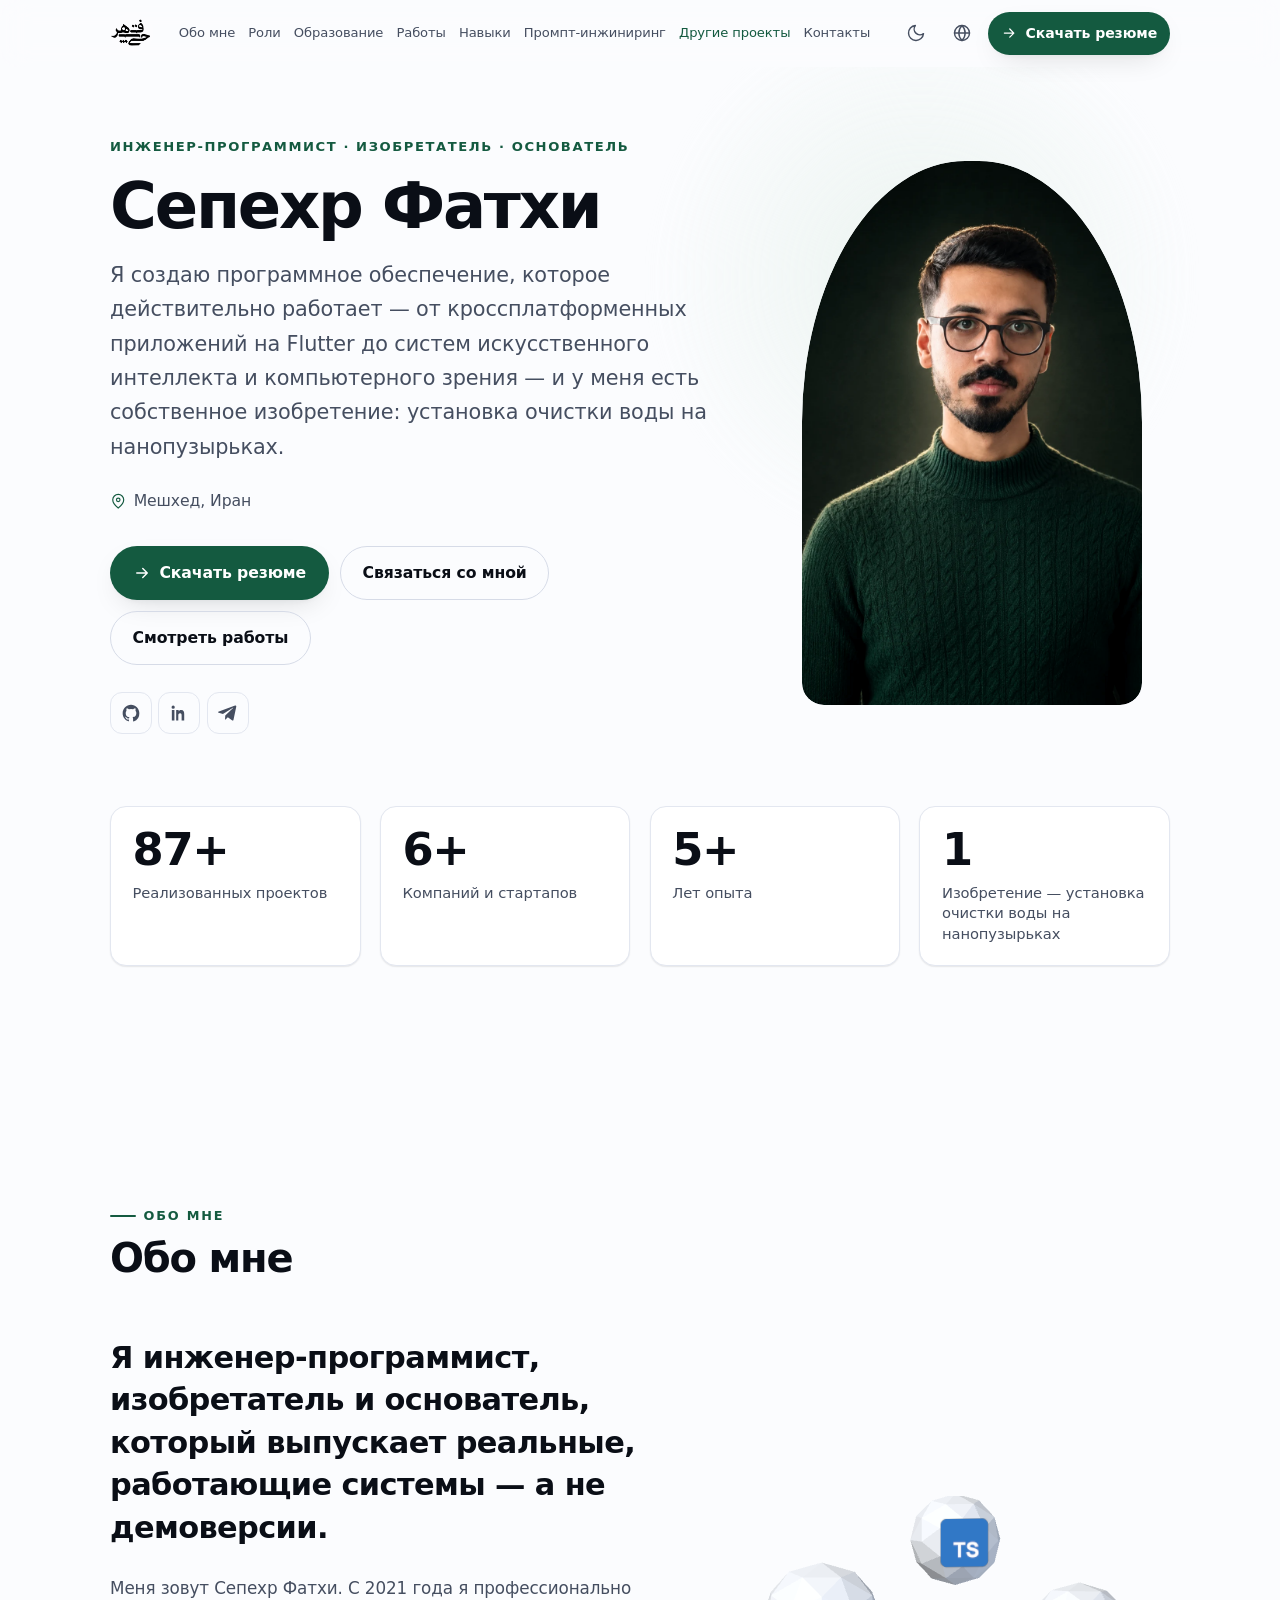
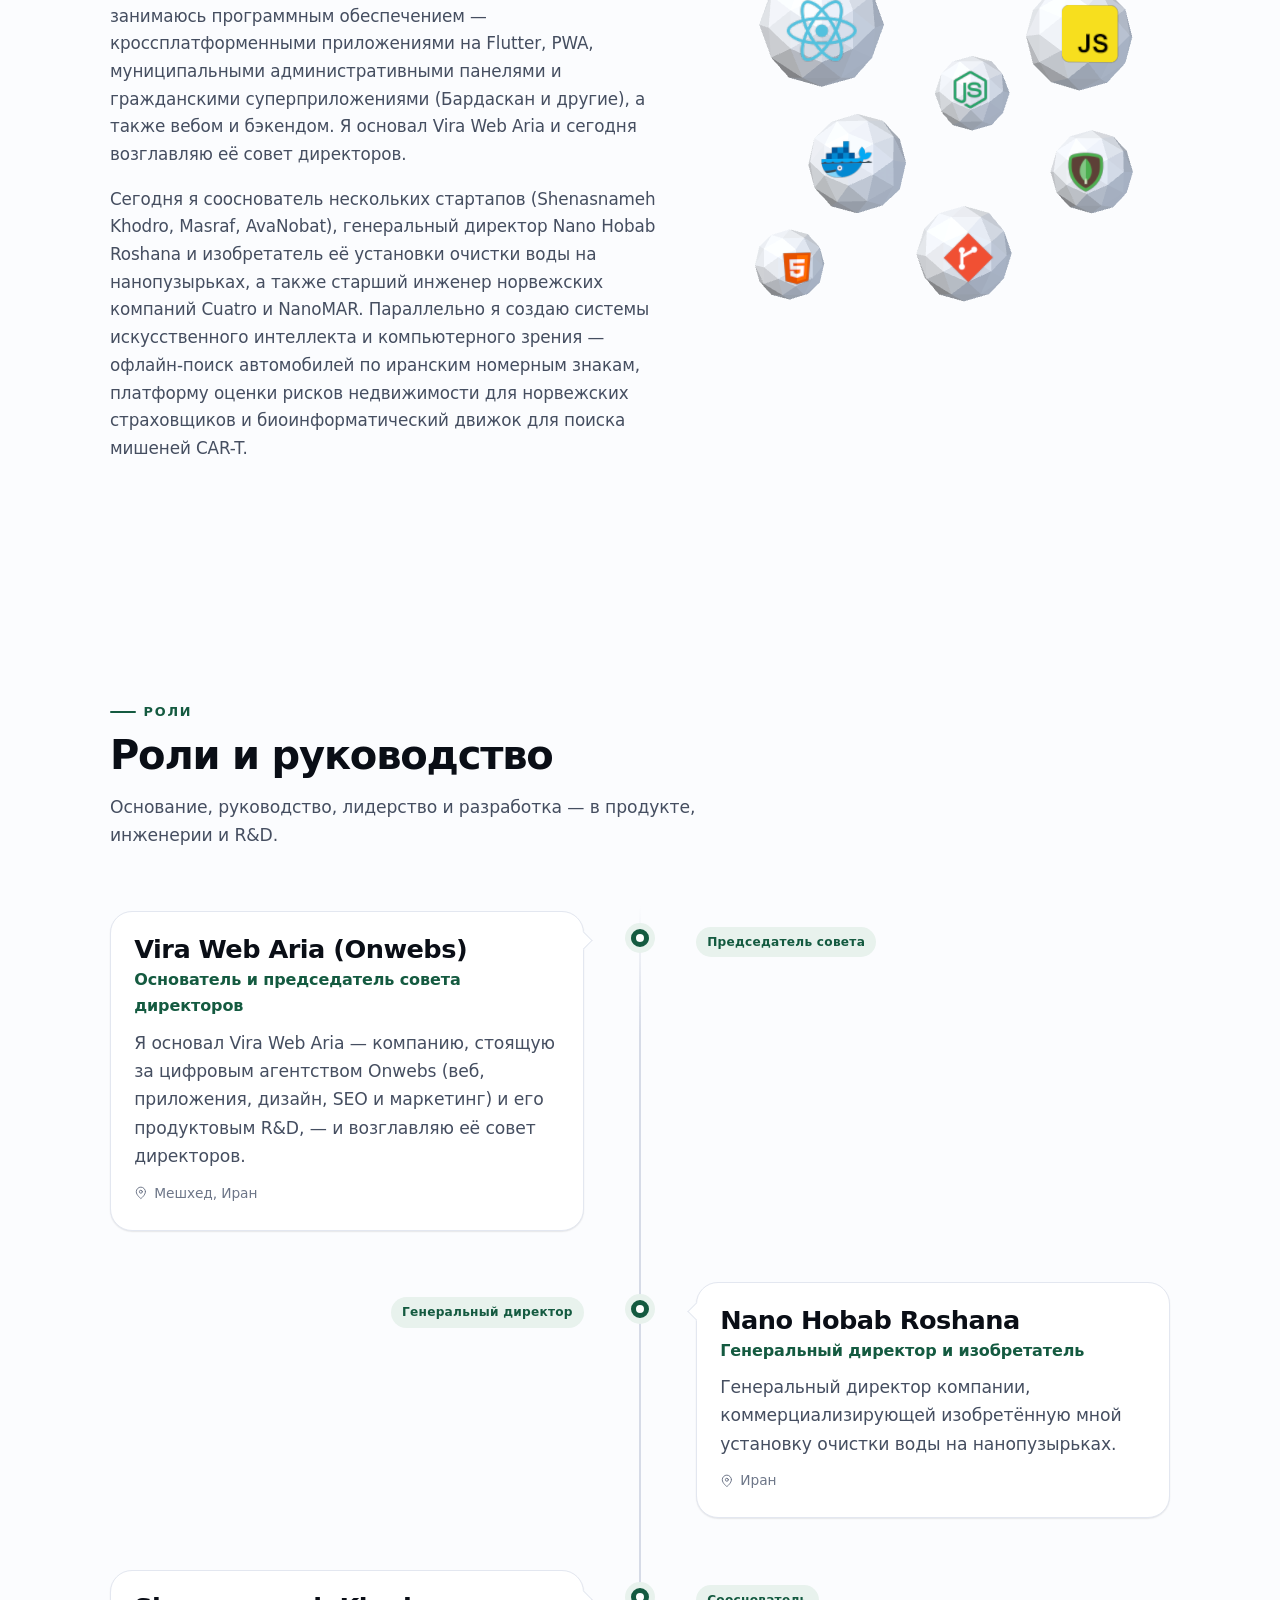
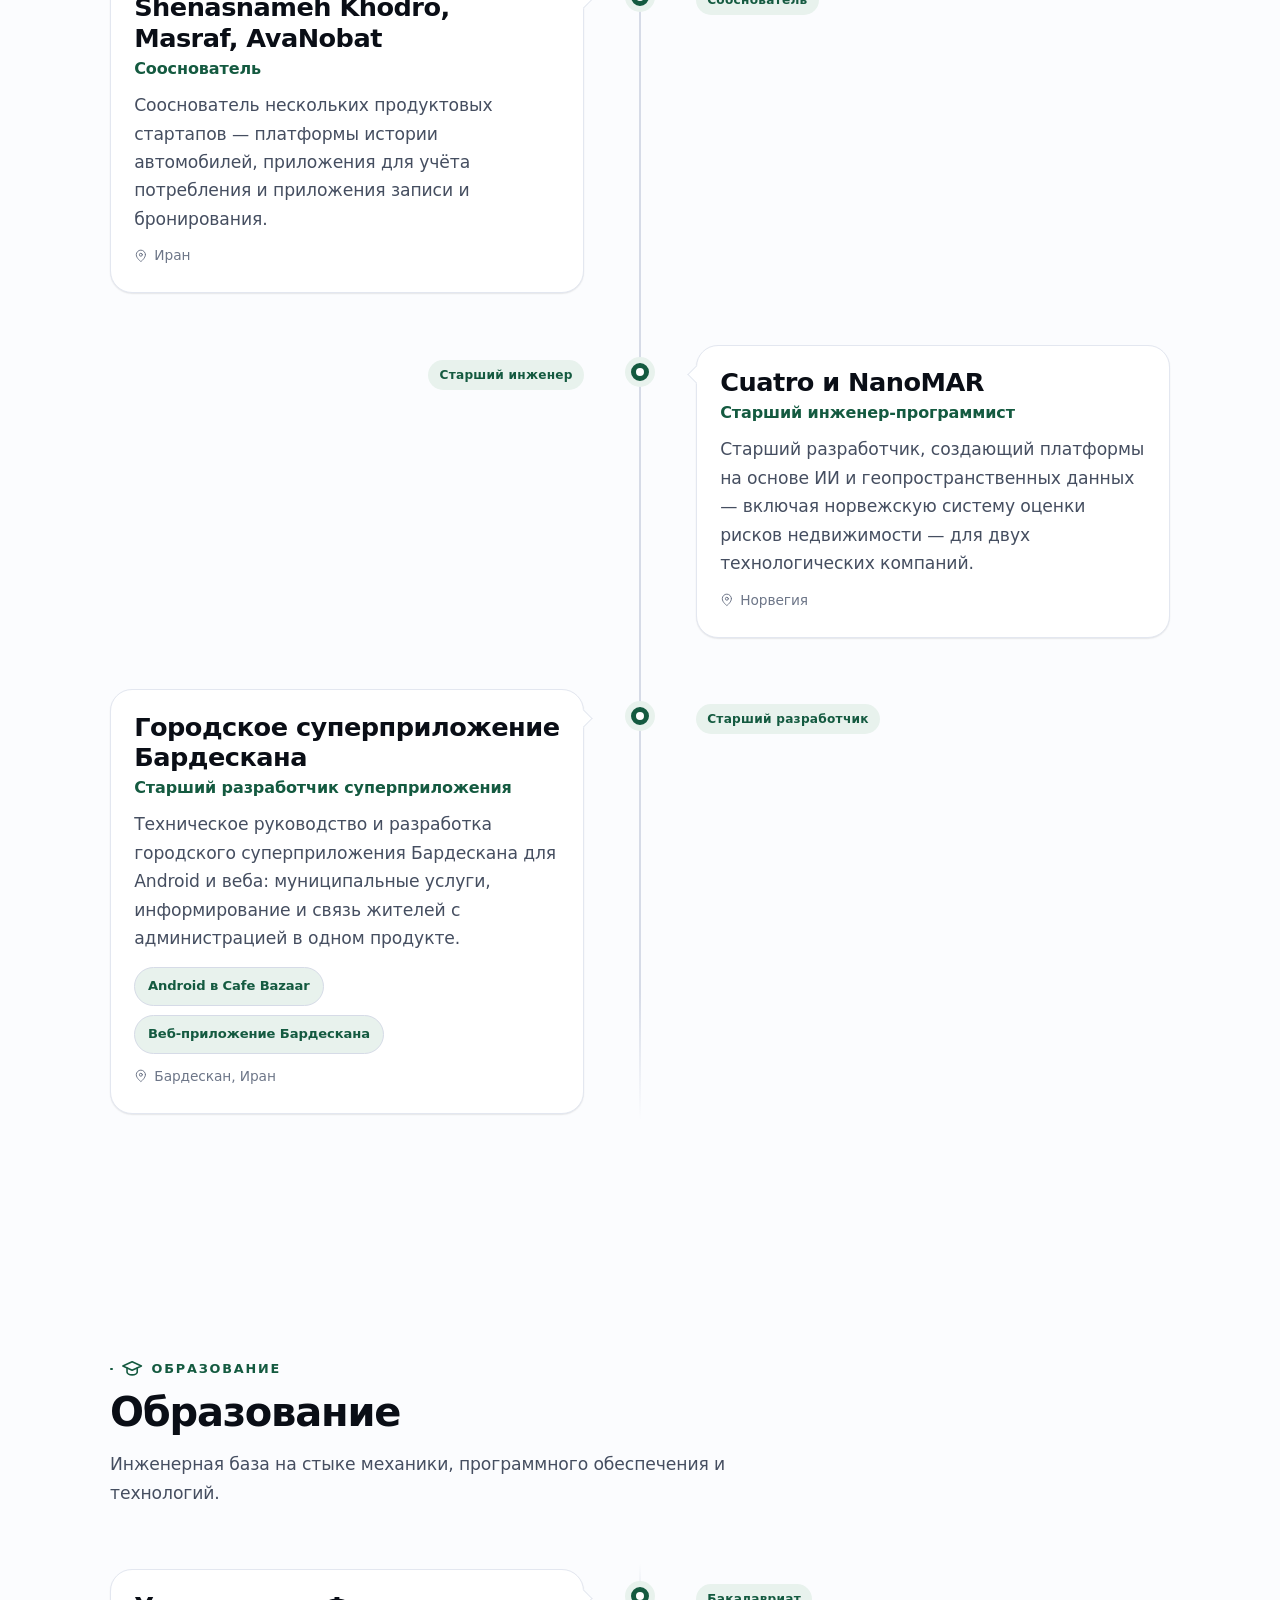
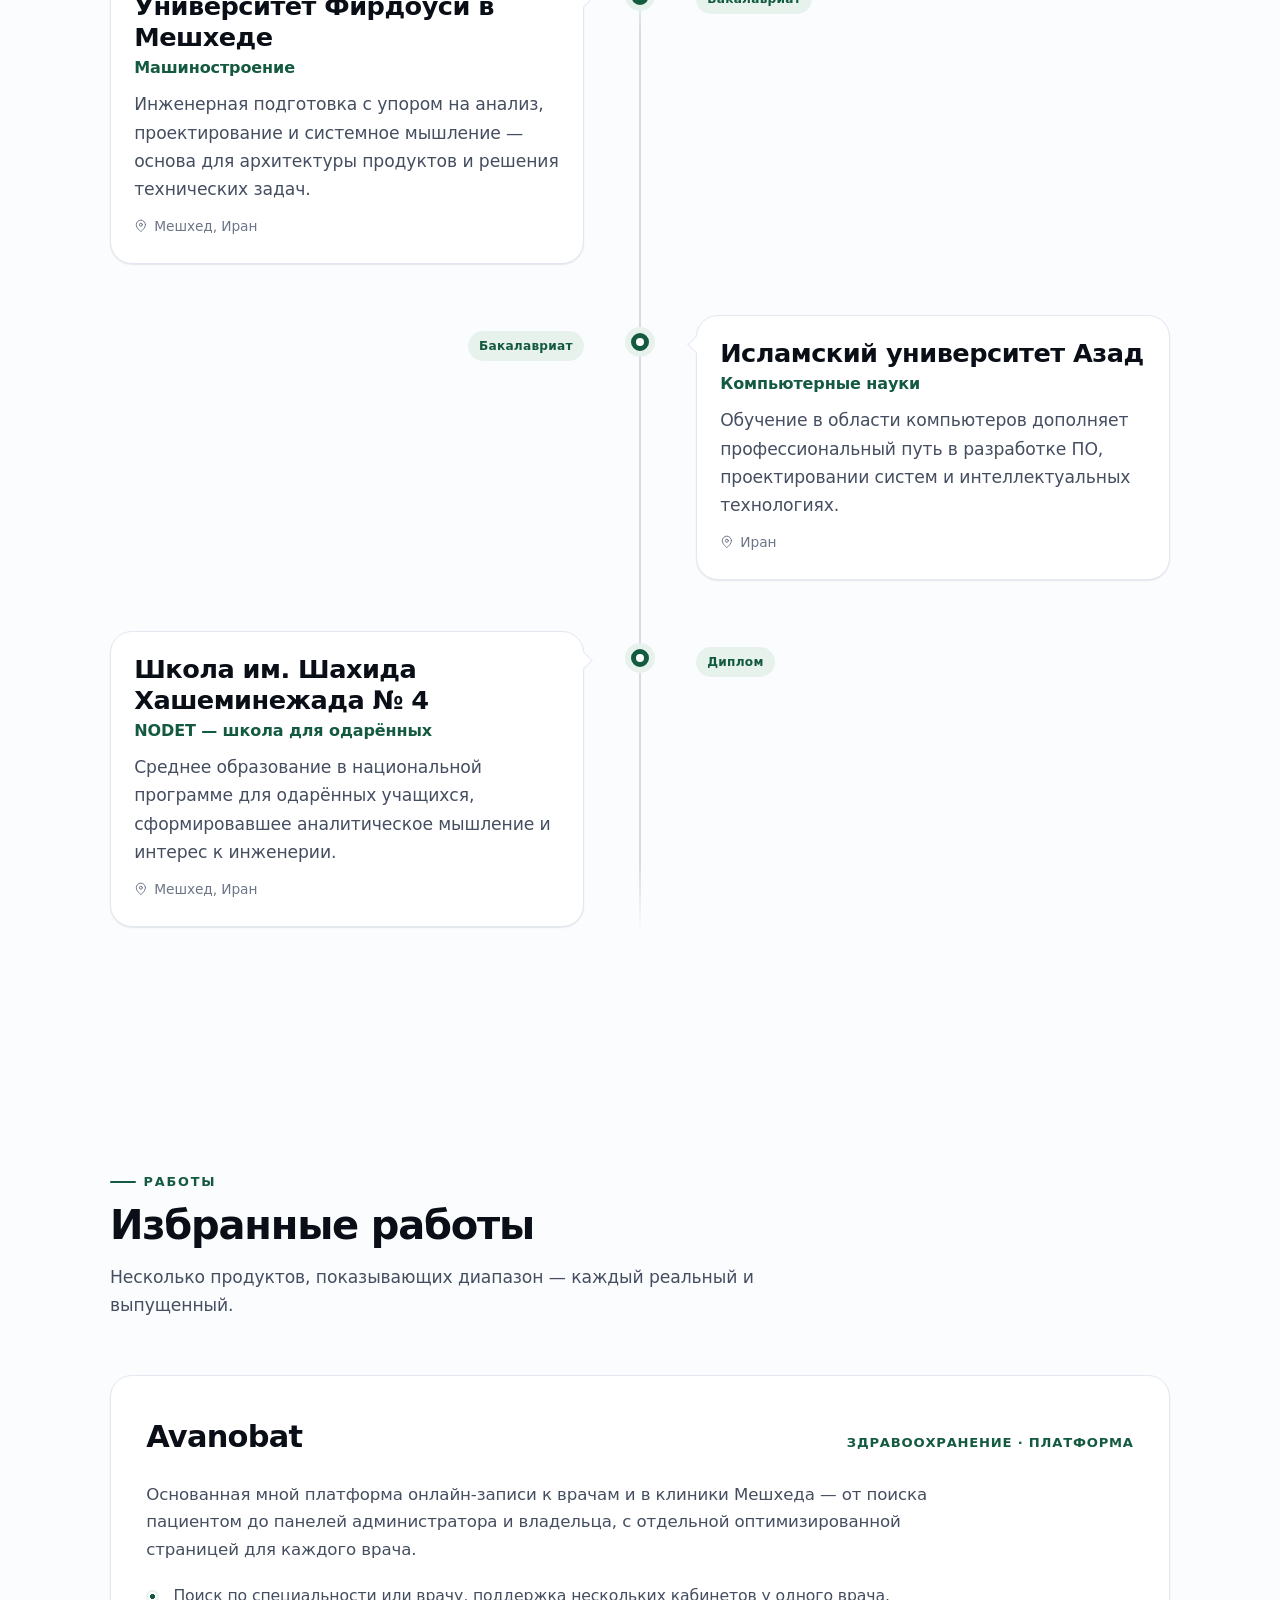
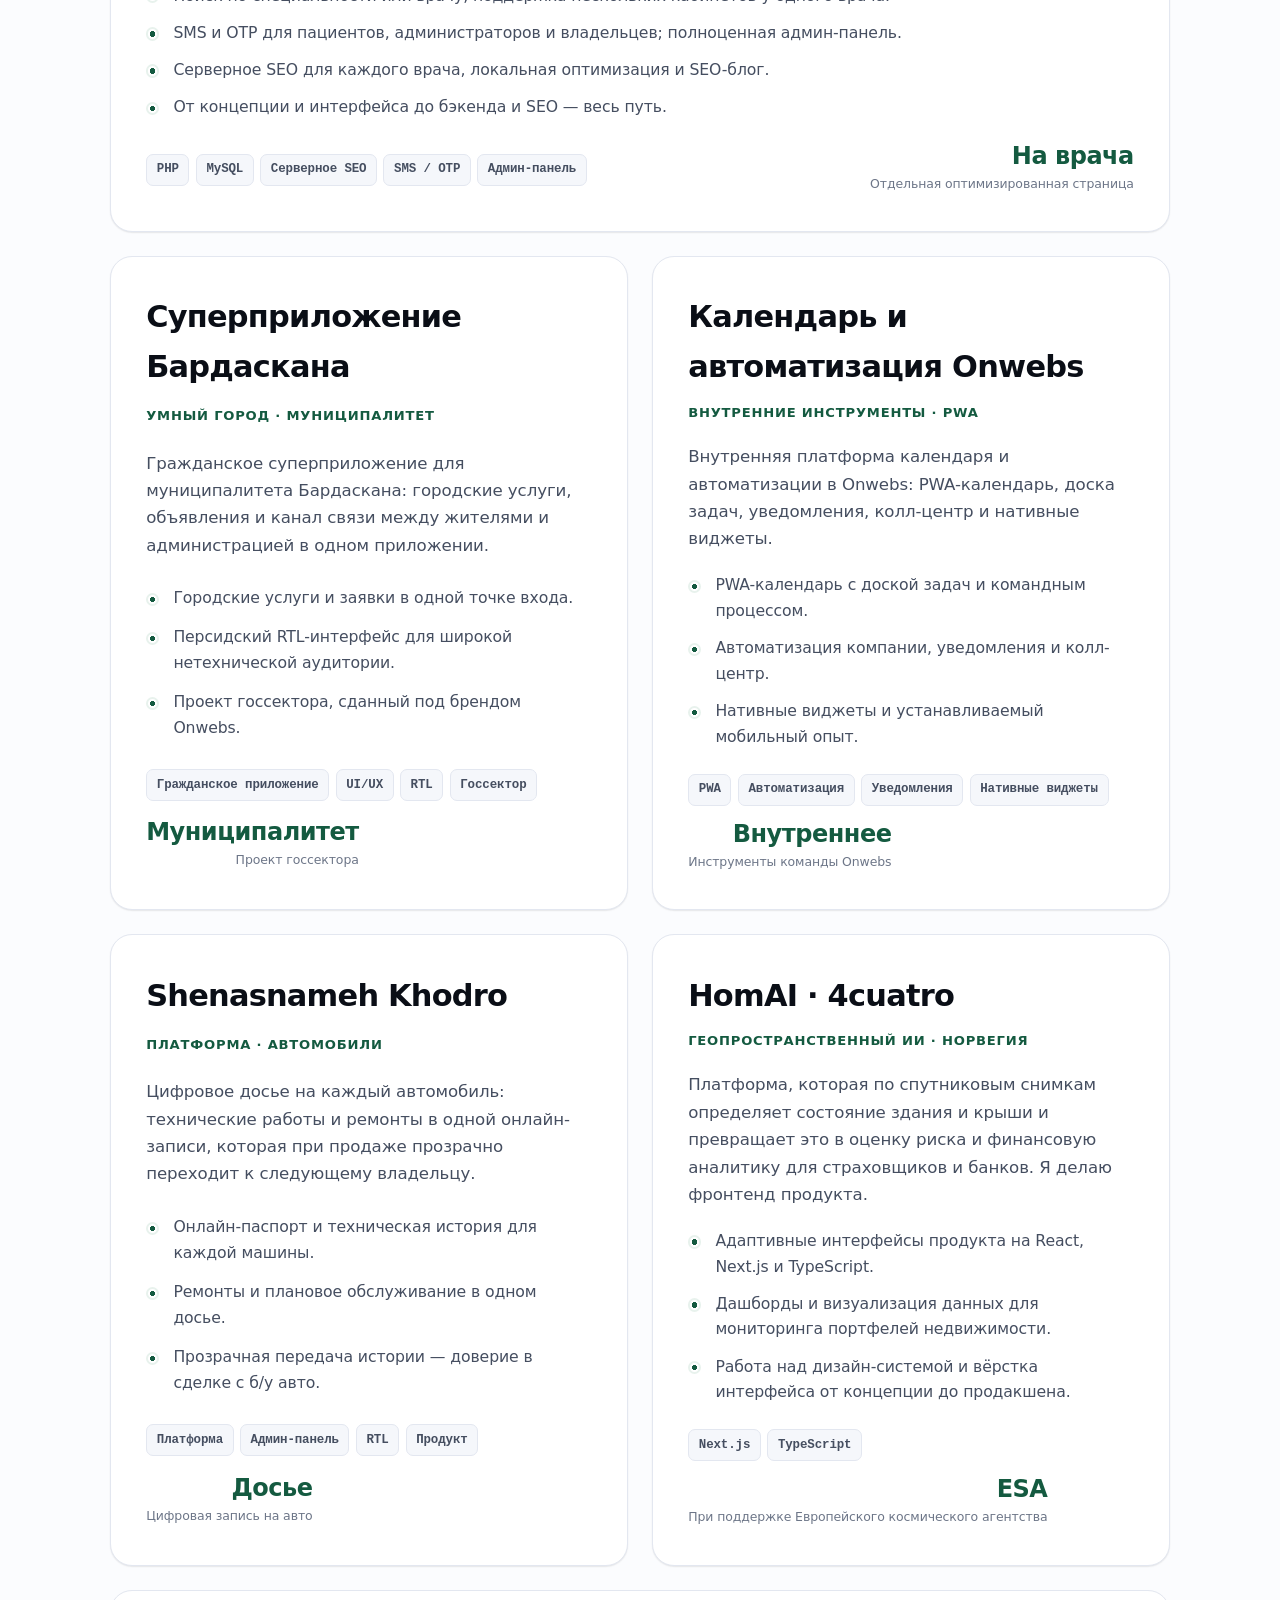
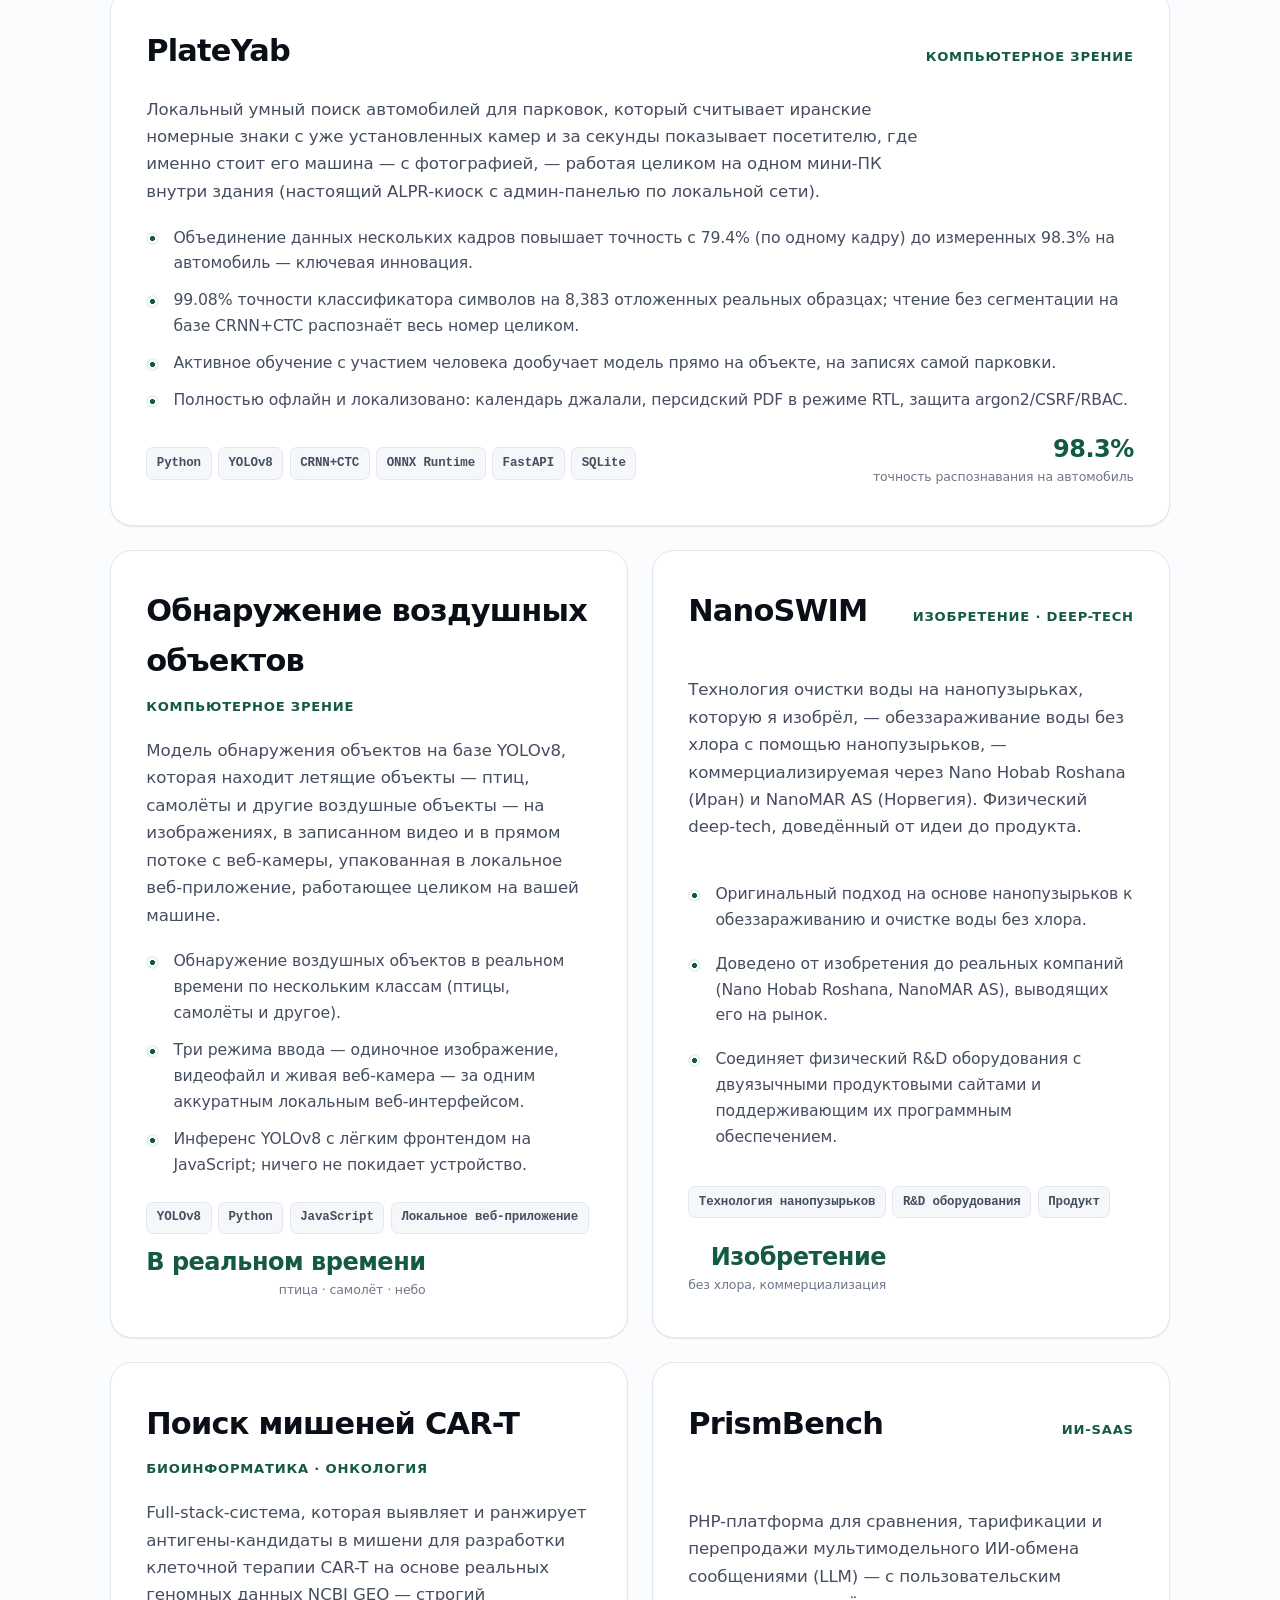
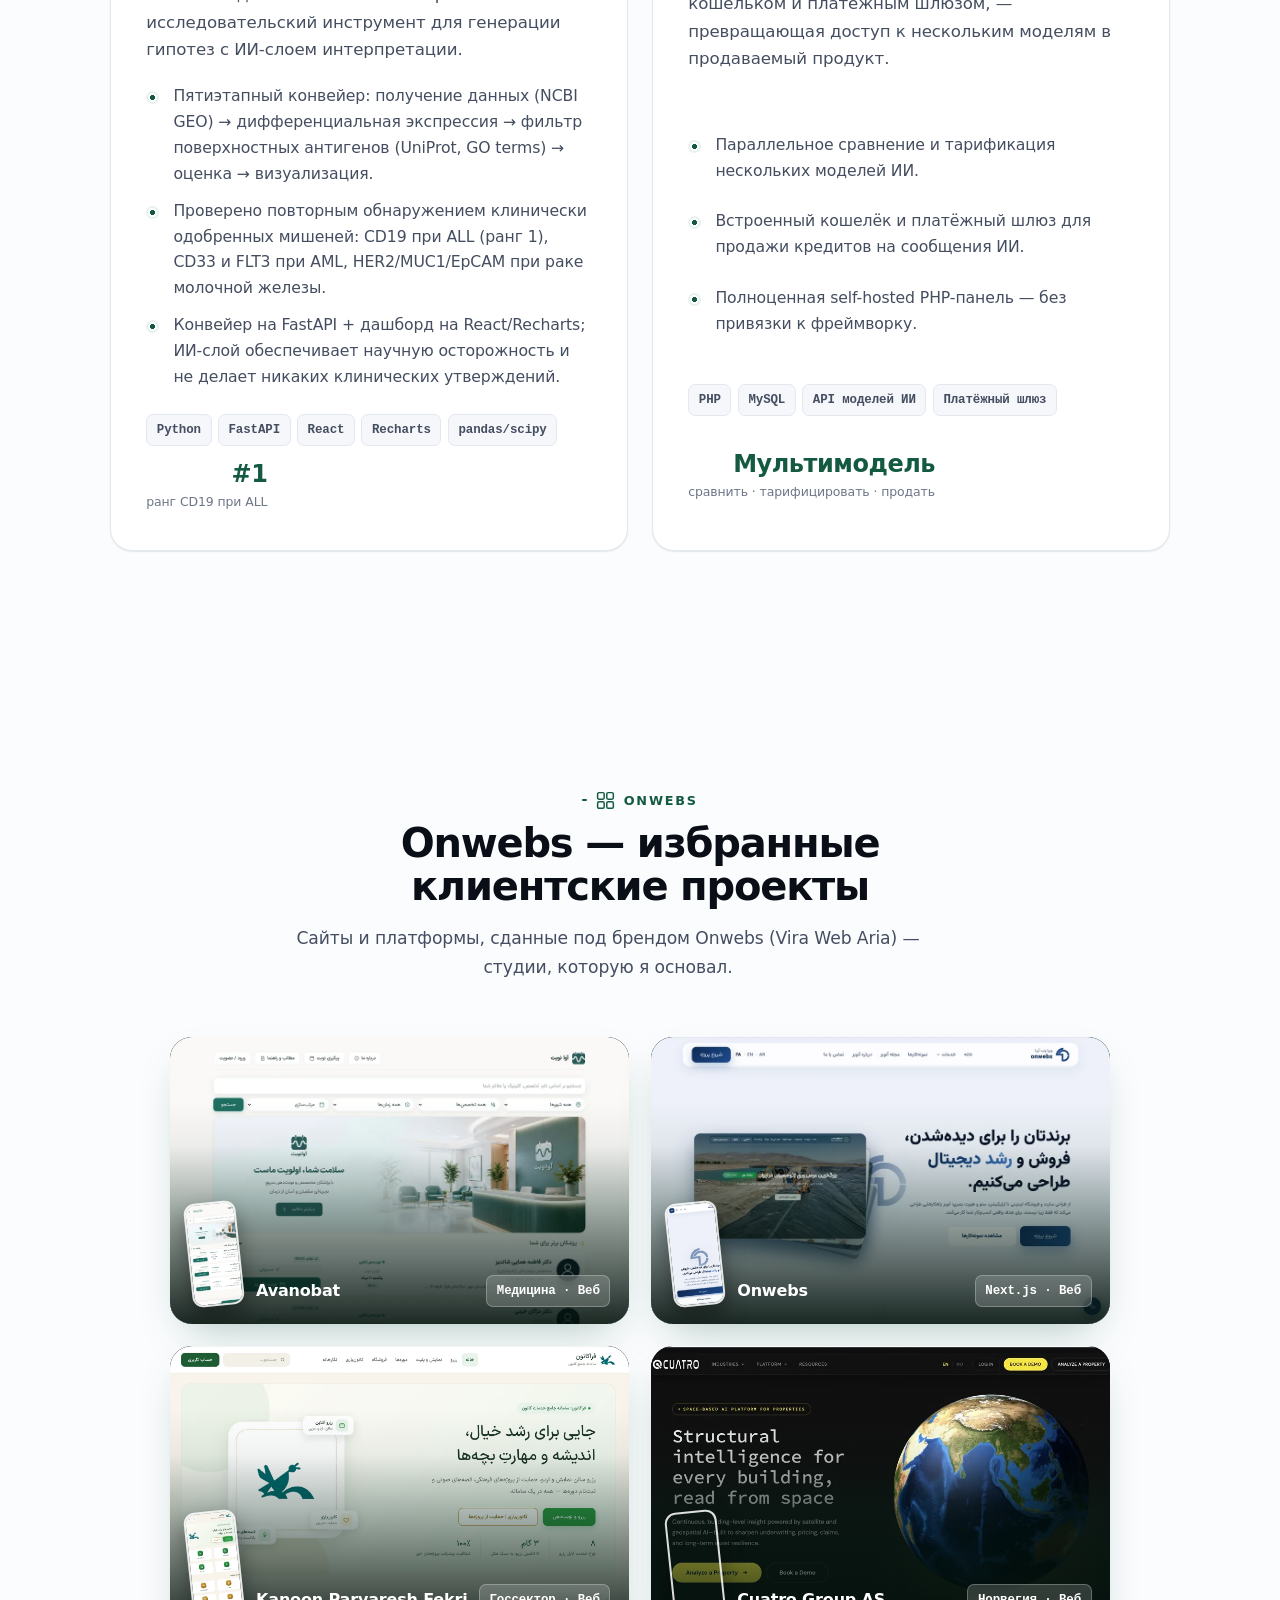
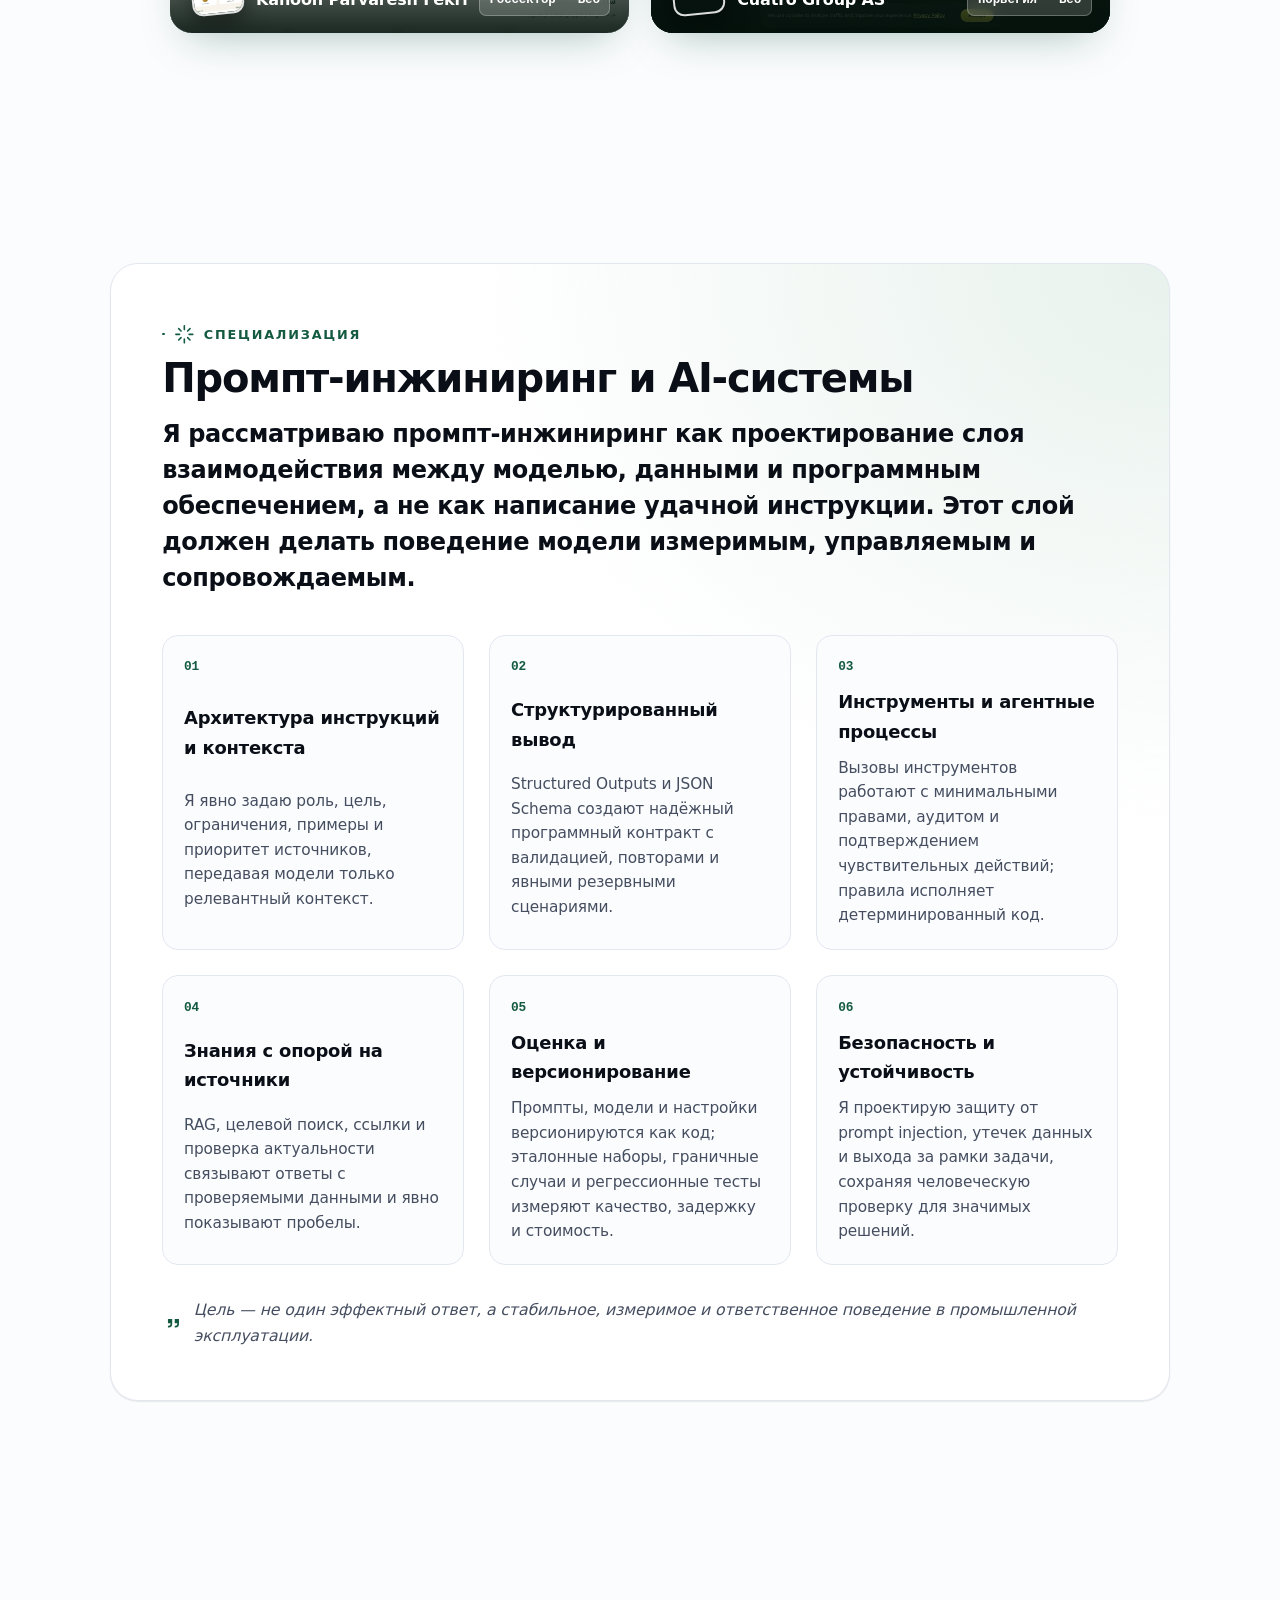
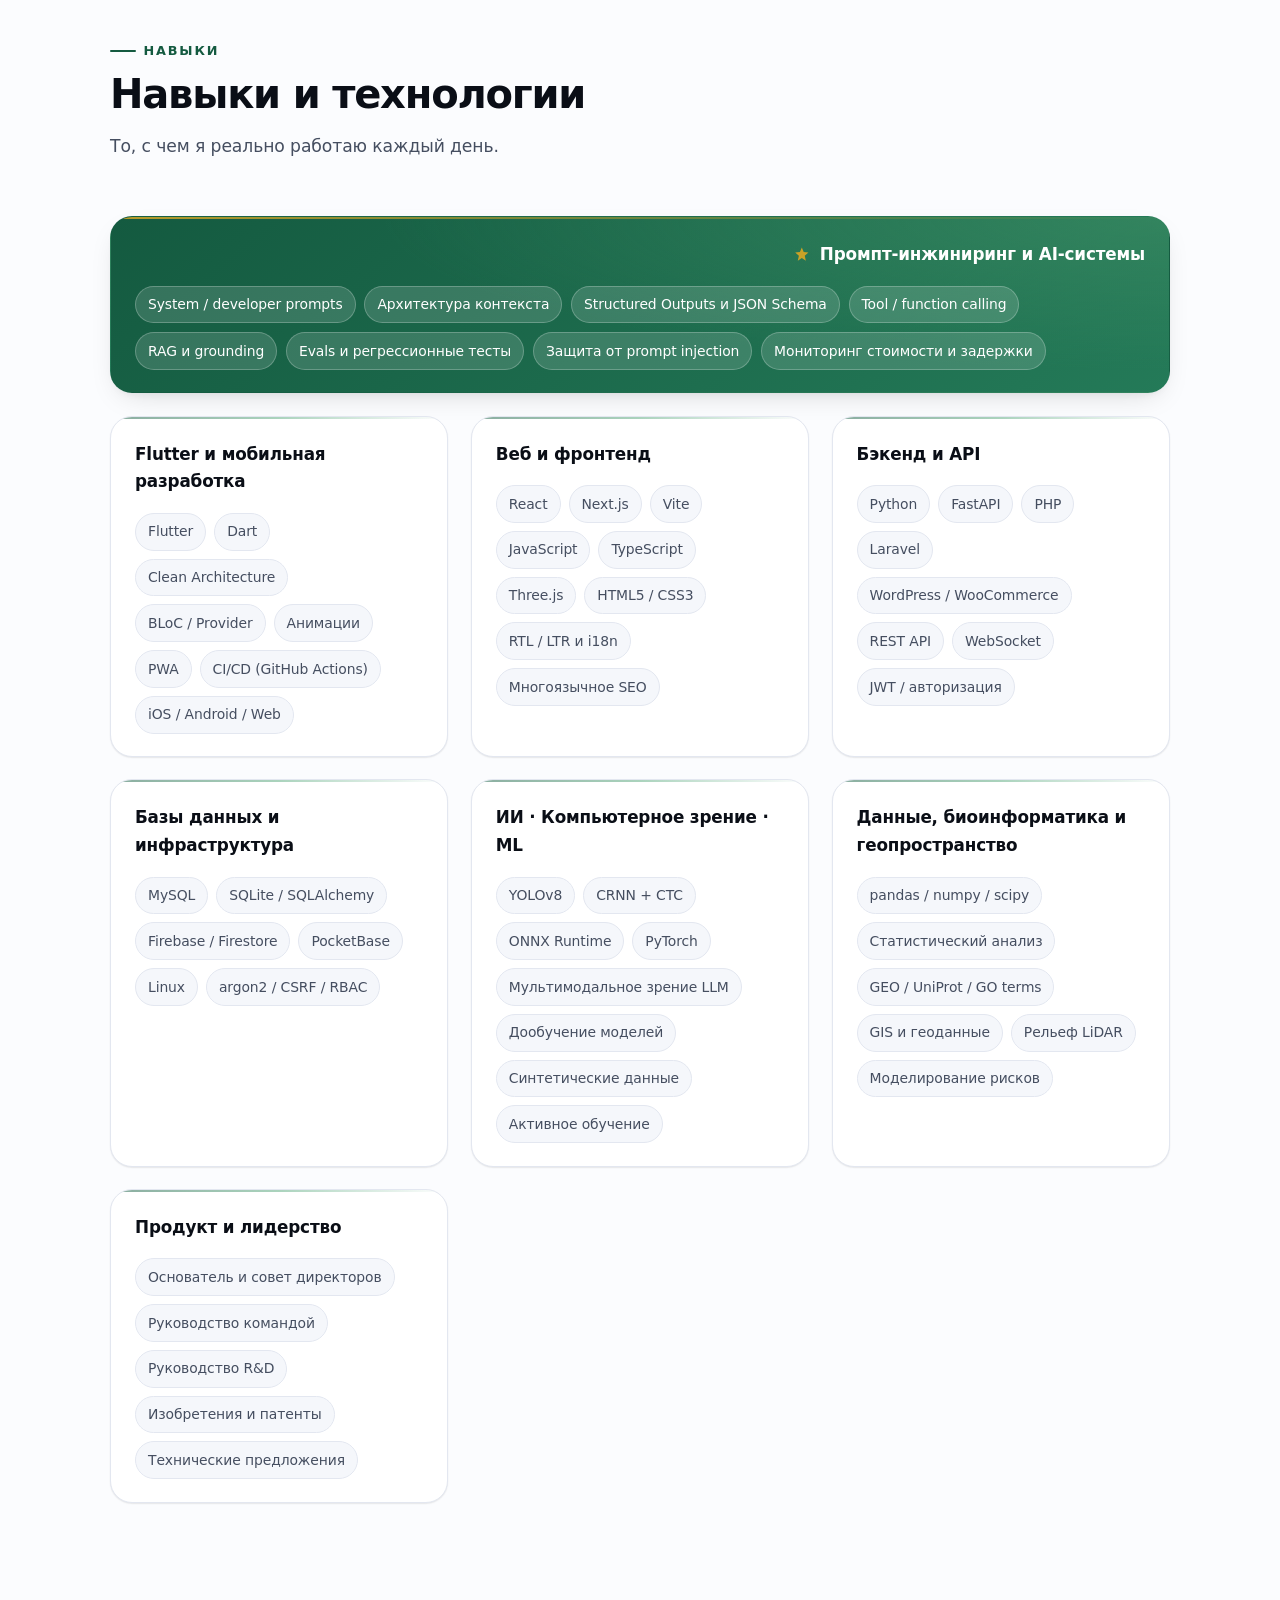
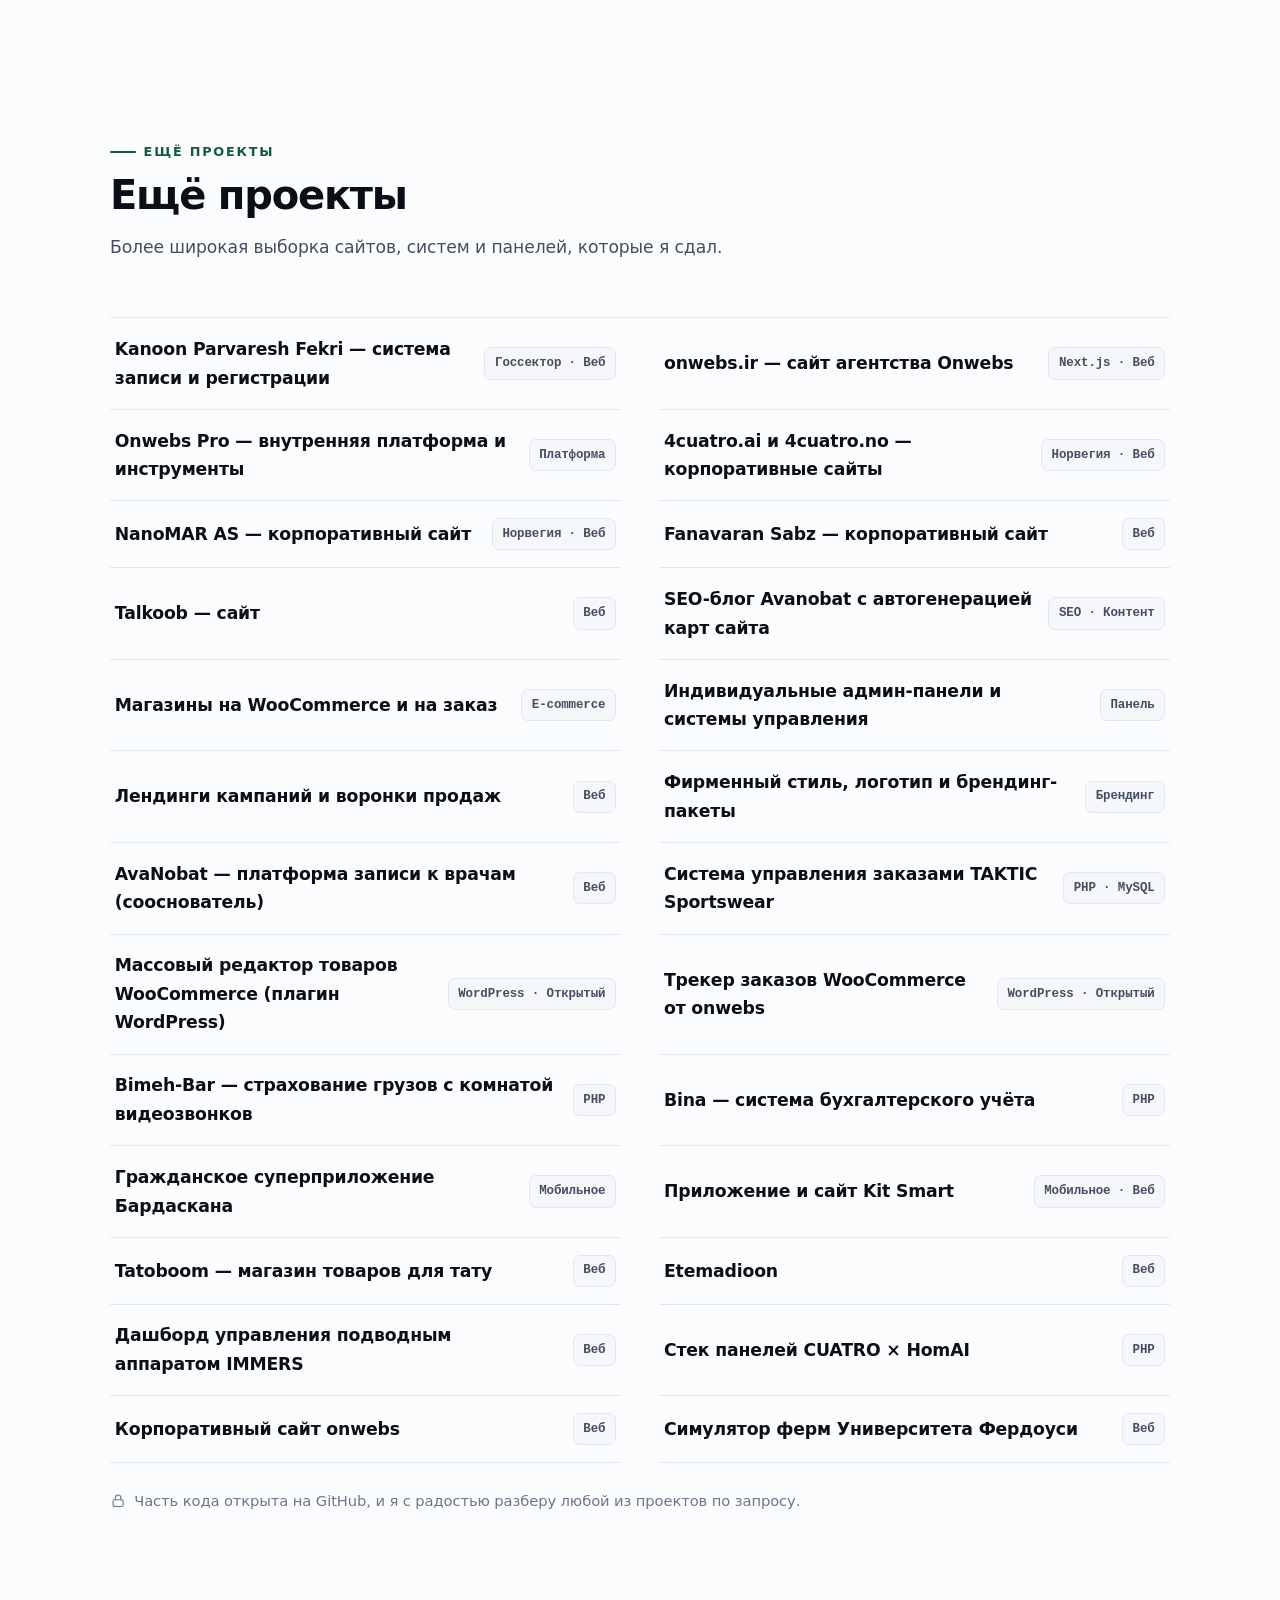
<file: ru/index.html>
<!doctype html>
<html lang="ru" dir="ltr">
<head>
  <meta charset="utf-8" />
  <meta name="viewport" content="width=device-width, initial-scale=1, viewport-fit=cover" />
  <meta name="color-scheme" content="light dark" />
  <meta name="theme-color" content="#fcfcfb" />
  <title>Сепехр Фатхи — инженер-программист, изобретатель и основатель</title>
  <meta name="description" content="Сепехр Фатхи создаёт реальное программное обеспечение — от кроссплатформенных приложений на Flutter и муниципальных суперприложений до систем искусственного интеллекта, компьютерного зрения и биоинформатики. Изобретатель установки очистки воды на нанопузырьках, основатель и председатель совета директоров Vira Web Aria, генеральный директор Nano Hobab Roshana, старший инженер в Cuatro и NanoMAR. Живёт в Мешхеде, Иран." />
  <meta name="keywords" content="Сепехр Фатхи, инженер-программист, Flutter-разработчик, изобретатель, очистка воды нанопузырьками, основатель, Vira Web Aria, Nano Hobab Roshana, Cuatro, NanoMAR, промпт-инжиниринг, компьютерное зрение, биоинформатика, Python, FastAPI, React, PHP, Мешхед" />
  <meta name="author" content="Сепехр Фатхи" />
  <meta name="robots" content="index, follow, max-image-preview:large" />
  <link rel="canonical" href="https://sep.onwebs.ir/ru/" />
  <link rel="alternate" hreflang="fa" href="https://sep.onwebs.ir/fa/" />
  <link rel="alternate" hreflang="en" href="https://sep.onwebs.ir/en/" />
  <link rel="alternate" hreflang="ar" href="https://sep.onwebs.ir/ar/" />
  <link rel="alternate" hreflang="zh-Hans" href="https://sep.onwebs.ir/zh/" />
  <link rel="alternate" hreflang="ru" href="https://sep.onwebs.ir/ru/" />
  <link rel="alternate" hreflang="es" href="https://sep.onwebs.ir/es/" />
  <link rel="alternate" hreflang="nb-NO" href="https://sep.onwebs.ir/no/" />
  <link rel="alternate" hreflang="x-default" href="https://sep.onwebs.ir/fa/" />
  <meta property="og:type" content="profile" />
  <meta property="og:site_name" content="Сепехр Фатхи" />
  <meta property="og:title" content="Сепехр Фатхи — инженер-программист, изобретатель и основатель" />
  <meta property="og:description" content="Сепехр Фатхи создаёт реальное программное обеспечение — от кроссплатформенных приложений на Flutter и муниципальных суперприложений до систем искусственного интеллекта, компьютерного зрения и биоинформатики. Изобретатель установки очистки воды на нанопузырьках, основатель и председатель совета директоров Vira Web Aria, генеральный директор Nano Hobab Roshana, старший инженер в Cuatro и NanoMAR. Живёт в Мешхеде, Иран." />
  <meta property="og:url" content="https://sep.onwebs.ir/ru/" />
  <meta property="og:locale" content="ru_RU" />
  <meta name="twitter:card" content="summary_large_image" />
  <meta name="twitter:title" content="Сепехр Фатхи — инженер-программист, изобретатель и основатель" />
  <meta name="twitter:description" content="Сепехр Фатхи создаёт реальное программное обеспечение — от кроссплатформенных приложений на Flutter и муниципальных суперприложений до систем искусственного интеллекта, компьютерного зрения и биоинформатики. Изобретатель установки очистки воды на нанопузырьках, основатель и председатель совета директоров Vira Web Aria, генеральный директор Nano Hobab Roshana, старший инженер в Cuatro и NanoMAR. Живёт в Мешхеде, Иран." />
  <link rel="icon" type="image/png" sizes="512x512" href="../favicon.png" />
  <link rel="icon" type="image/png" sizes="32x32" href="../favicon-32.png" />
  <link rel="apple-touch-icon" href="../apple-touch-icon.png" />
  <link rel="manifest" href="../manifest.webmanifest" />
  <link rel="stylesheet" href="../assets/css/styles.css?v=28" />
  <script type="application/ld+json">{"@context":"https://schema.org","@type":"ProfilePage","@id":"https://sep.onwebs.ir/ru/#profile","url":"https://sep.onwebs.ir/ru/","dateModified":"2026-07-30","mainEntity":{"@type":"Person","name":"Сепехр Фатхи","jobTitle":"Инженер-программист · Изобретатель · Основатель","description":"Сепехр Фатхи создаёт реальное программное обеспечение — от кроссплатформенных приложений на Flutter и муниципальных суперприложений до систем искусственного интеллекта, компьютерного зрения и биоинформатики. Изобретатель установки очистки воды на нанопузырьках, основатель и председатель совета директоров Vira Web Aria, генеральный директор Nano Hobab Roshana, старший инженер в Cuatro и NanoMAR. Живёт в Мешхеде, Иран.","url":"https://sep.onwebs.ir/ru/","email":"mailto:ftsepi@gmail.com","address":{"@type":"PostalAddress","addressLocality":"Mashhad","addressCountry":"IR"},"sameAs":["https://github.com/sepehrfathi","https://www.linkedin.com/in/sepehr-fathi","https://t.me/sepehrfathi"],"knowsAbout":["Software Engineering","Full-stack Development","Applied AI","Prompt Engineering","Computer Vision","Flutter","Python","FastAPI","Bioinformatics","Geospatial Intelligence","Nano-bubble Technology","Bardaskan Citizen Super App"],"worksFor":[{"@type":"Organization","name":"Vira Web Aria"},{"@type":"Organization","name":"Nano Hobab Roshana"}],"@id":"https://sep.onwebs.ir/ru/#person","alternateName":["سپهر فتحی","سپهر","Sepehr Fathi","Sepehr"],"image":"https://sep.onwebs.ir/assets/images/sepehr-fathi-knit-portrait.webp","alumniOf":[{"@type":"CollegeOrUniversity","name":"Ferdowsi University of Mashhad","department":"Mechanical Engineering"},{"@type":"CollegeOrUniversity","name":"Islamic Azad University","department":"Computer Studies"},{"@type":"HighSchool","name":"Shahid Hasheminejad 4 High School (NODET), Mashhad"}]}}</script>
</head>
<body>
  <header class="header">
    <div class="container header__bar">
      <a href="#" class="brand" aria-label="Сепехр Фатхи">
        <img class="brand__logo" src="../assets/images/sepehrfathi.webp" alt="Сепехр Фатхи" width="673" height="590" />
      </a>
      <nav class="nav" aria-label="Primary"><a href="#about">Обо мне</a><a href="#roles">Роли</a><a href="#edu">Образование</a><a href="#ventures">Работы</a><a href="#skills">Навыки</a><a href="#prompt">Промпт-инжиниринг</a><a href="#work">Другие проекты</a><a href="#contact">Контакты</a></nav>
      <div class="header__actions">
        <button class="icon-btn" data-theme-btn aria-label="Тема" aria-pressed="false">
          <span class="only-dark"><svg viewBox="0 0 24 24" fill="none" stroke="currentColor" stroke-width="1.7" stroke-linecap="round" stroke-linejoin="round"><circle cx="12" cy="12" r="4"/><path d="M12 2v2M12 20v2M4.9 4.9l1.4 1.4M17.7 17.7l1.4 1.4M2 12h2M20 12h2M4.9 19.1l1.4-1.4M17.7 6.3l1.4-1.4"/></svg></span><span class="only-light"><svg viewBox="0 0 24 24" fill="none" stroke="currentColor" stroke-width="1.7" stroke-linecap="round" stroke-linejoin="round"><path d="M21 12.8A9 9 0 1 1 11.2 3a7 7 0 0 0 9.8 9.8Z"/></svg></span>
        </button>
        <div class="menu-wrap" data-lang-wrap>
          <button class="icon-btn" data-lang-btn aria-label="Язык" aria-haspopup="true" aria-expanded="false"><svg viewBox="0 0 24 24" fill="none" stroke="currentColor" stroke-width="1.7" stroke-linecap="round" stroke-linejoin="round"><circle cx="12" cy="12" r="9"/><path d="M3 12h18M12 3c2.5 2.6 3.8 5.7 3.8 9S14.5 18.4 12 21c-2.5-2.6-3.8-5.7-3.8-9S9.5 5.6 12 3Z"/></svg></button>
          <div class="menu" data-lang-menu role="menu"><a href="../fa/" hreflang="fa">فارسی<span>fa</span></a><a href="../en/" hreflang="en">English<span>en</span></a><a href="../ar/" hreflang="ar">العربية<span>ar</span></a><a href="../zh/" hreflang="zh-Hans">简体中文<span>zh-Hans</span></a><a href="../ru/" hreflang="ru" aria-current="true">Русский<span>ru</span></a><a href="../es/" hreflang="es">Español<span>es</span></a><a href="../no/" hreflang="nb-NO">Norsk<span>nb-NO</span></a></div>
        </div>
        <a href="#" class="btn btn--primary btn--sm" data-print><svg viewBox="0 0 24 24" fill="none" stroke="currentColor" stroke-width="1.9" stroke-linecap="round" stroke-linejoin="round"><path d="M5 12h14M13 6l6 6-6 6"/></svg>Скачать резюме</a>
      </div>
    </div>
  </header>

  <div class="site">
    <!-- HERO -->
    <section class="hero" id="top">
      <div class="hero__glow" aria-hidden="true"></div>
      <div class="container hero__inner">
        <div class="hero__text">
          <span class="hero__eyebrow reveal">Инженер-программист · Изобретатель · Основатель</span>
          <h1 class="hero__name reveal">Сепехр Фатхи</h1>
          <p class="hero__role reveal">Я создаю программное обеспечение, которое действительно работает — от кроссплатформенных приложений на Flutter до систем искусственного интеллекта и компьютерного зрения — и у меня есть собственное изобретение: установка очистки воды на нанопузырьках.</p>
          <div class="hero__meta reveal"><span><svg viewBox="0 0 24 24" fill="none" stroke="currentColor" stroke-width="1.7" stroke-linecap="round" stroke-linejoin="round"><path d="M20 10c0 6-8 12-8 12s-8-6-8-12a8 8 0 0 1 16 0Z"/><circle cx="12" cy="10" r="2.6"/></svg>Мешхед, Иран</span></div>
          <div class="hero__cta reveal">
            <a href="#" class="btn btn--primary" data-print><svg viewBox="0 0 24 24" fill="none" stroke="currentColor" stroke-width="1.9" stroke-linecap="round" stroke-linejoin="round"><path d="M5 12h14M13 6l6 6-6 6"/></svg>Скачать резюме</a>
            <a href="#contact" class="btn btn--ghost">Связаться со мной</a>
            <a href="#ventures" class="btn btn--ghost">Смотреть работы</a>
          </div>
          <div class="hero__socials reveal">
  <a href="https://github.com/sepehrfathi" target="_blank" rel="noopener" aria-label="GitHub" class=""><svg viewBox="0 0 24 24" fill="currentColor" stroke="none"><path d="M12 2C6.48 2 2 6.58 2 12.25c0 4.53 2.87 8.37 6.85 9.73.5.1.68-.22.68-.49l-.01-1.7c-2.79.62-3.38-1.22-3.38-1.22-.45-1.18-1.11-1.5-1.11-1.5-.91-.64.07-.62.07-.62 1 .07 1.53 1.06 1.53 1.06.9 1.57 2.36 1.12 2.94.85.09-.66.35-1.12.63-1.38-2.22-.26-4.56-1.14-4.56-5.07 0-1.12.39-2.03 1.03-2.75-.1-.26-.45-1.3.1-2.71 0 0 .84-.28 2.75 1.05a9.4 9.4 0 0 1 5 0c1.91-1.33 2.75-1.05 2.75-1.05.55 1.41.2 2.45.1 2.71.64.72 1.03 1.63 1.03 2.75 0 3.94-2.34 4.81-4.57 5.06.36.32.68.94.68 1.9l-.01 2.82c0 .27.18.59.69.49A10.26 10.26 0 0 0 22 12.25C22 6.58 17.52 2 12 2Z"/></svg></a>
  <a href="https://www.linkedin.com/in/sepehr-fathi" target="_blank" rel="noopener" aria-label="LinkedIn" class=""><svg viewBox="0 0 24 24" fill="currentColor" stroke="none"><path d="M6.94 5a1.94 1.94 0 1 1-3.88 0 1.94 1.94 0 0 1 3.88 0ZM3.4 8.4h3.1V21H3.4V8.4Zm5.2 0h2.97v1.72h.04c.41-.78 1.42-1.6 2.93-1.6 3.13 0 3.71 2.06 3.71 4.74V21h-3.1v-5.58c0-1.33-.02-3.04-1.85-3.04-1.85 0-2.14 1.45-2.14 2.94V21H8.6V8.4Z"/></svg></a>
  <a href="https://t.me/sepehrfathi" target="_blank" rel="noopener" aria-label="Telegram" class=""><svg viewBox="0 0 24 24" fill="currentColor" stroke="none"><path d="M21.9 4.6 18.6 20c-.24 1.08-.9 1.34-1.82.83l-5-3.68-2.42 2.33c-.27.27-.5.5-1 .5l.35-5.06L18.1 6.1c.4-.36-.09-.56-.62-.2L5.9 13.28.86 11.7c-1.1-.34-1.12-1.1.23-1.63L20.5 3.03c.9-.34 1.7.2 1.4 1.57Z"/></svg></a></div>
        </div>
        <div class="hero__photo reveal" aria-hidden="false">
          <span class="hero__photo-ring" aria-hidden="true"></span>
          <img src="../assets/images/sepehr-fathi-knit-portrait.webp" alt="Сепехр Фатхи" width="1122" height="1402" loading="eager" decoding="async" />
        </div>
      </div>
    </section>

    <!-- STATS -->
    <section class="container" style="padding-block:0 var(--section-y)">
      <div class="stats"><div class="stat reveal"><div class="stat__num">87+</div><div class="stat__label">Реализованных проектов</div></div><div class="stat reveal"><div class="stat__num">6+</div><div class="stat__label">Компаний и стартапов</div></div><div class="stat reveal"><div class="stat__num">5+</div><div class="stat__label">Лет опыта</div></div><div class="stat reveal"><div class="stat__num">1</div><div class="stat__label">Изобретение — установка очистки воды на нанопузырьках</div></div></div>
    </section>

    <!-- ABOUT -->
    <section class="section" id="about">
      <div class="container">
        <div class="section-head reveal">
          <span class="eyebrow">Обо мне</span>
          <h2 class="section-title">Обо мне</h2>
        </div>
        <div class="about__grid">
          <div>
            <p class="about__lead reveal">Я инженер-программист, изобретатель и основатель, который выпускает реальные, работающие системы — а не демоверсии.</p>
            <div class="about__body"><p>Меня зовут Сепехр Фатхи. С 2021 года я профессионально занимаюсь программным обеспечением — кроссплатформенными приложениями на Flutter, PWA, муниципальными административными панелями и гражданскими суперприложениями (Бардаскан и другие), а также вебом и бэкендом. Я основал Vira Web Aria и сегодня возглавляю её совет директоров.</p><p>Сегодня я сооснователь нескольких стартапов (Shenasnameh Khodro, Masraf, AvaNobat), генеральный директор Nano Hobab Roshana и изобретатель её установки очистки воды на нанопузырьках, а также старший инженер норвежских компаний Cuatro и NanoMAR. Параллельно я создаю системы искусственного интеллекта и компьютерного зрения — офлайн-поиск автомобилей по иранским номерным знакам, платформу оценки рисков недвижимости для норвежских страховщиков и биоинформатический движок для поиска мишеней CAR-T.</p></div>
          </div>
          <div class="reveal">
            <div class="orbs" data-orbs aria-hidden="true"><span class="orb" style="--x:4%;--y:16%;--s:30%;--dur:9.5s;--dly:0s;--dx:5px;--dy:-15px"><img src="../assets/images/tech/reactjs.png" alt="" width="256" height="256" loading="lazy" decoding="async" /></span><span class="orb" style="--x:41%;--y:2%;--s:22%;--dur:11s;--dly:-2.4s;--dx:-6px;--dy:-11px"><img src="../assets/images/tech/typescript.png" alt="" width="256" height="256" loading="lazy" decoding="async" /></span><span class="orb" style="--x:70%;--y:19%;--s:26%;--dur:8.6s;--dly:-1.1s;--dx:4px;--dy:-16px"><img src="../assets/images/tech/javascript.png" alt="" width="256" height="256" loading="lazy" decoding="async" /></span><span class="orb" style="--x:48%;--y:37%;--s:18%;--dur:12s;--dly:-3.6s;--dx:-5px;--dy:-9px"><img src="../assets/images/tech/nodejs.png" alt="" width="256" height="256" loading="lazy" decoding="async" /></span><span class="orb" style="--x:16%;--y:55%;--s:24%;--dur:10.2s;--dly:-.7s;--dx:6px;--dy:-13px"><img src="../assets/images/tech/docker.png" alt="" width="256" height="256" loading="lazy" decoding="async" /></span><span class="orb" style="--x:74%;--y:56%;--s:20%;--dur:9s;--dly:-2.9s;--dx:-4px;--dy:-12px"><img src="../assets/images/tech/mongodb.png" alt="" width="256" height="256" loading="lazy" decoding="async" /></span><span class="orb" style="--x:43%;--y:72%;--s:23%;--dur:11.6s;--dly:-1.8s;--dx:5px;--dy:-10px"><img src="../assets/images/tech/git.png" alt="" width="256" height="256" loading="lazy" decoding="async" /></span><span class="orb" style="--x:5%;--y:82%;--s:17%;--dur:8.2s;--dly:-4.2s;--dx:-5px;--dy:-14px"><img src="../assets/images/tech/html.png" alt="" width="256" height="256" loading="lazy" decoding="async" /></span></div>
          </div>
        </div>
      </div>
    </section>

    <!-- ROLES -->
    <section class="section" id="roles">
      <div class="container">
        <div class="section-head reveal">
          <span class="eyebrow">Роли</span>
          <h2 class="section-title">Роли и руководство</h2>
          <p class="section-sub">Основание, руководство, лидерство и разработка — в продукте, инженерии и R&amp;D.</p>
        </div>
        <div class="roles__list">
      <article class="role reveal">
        <div><span class="role__badge">Председатель совета</span></div>
        <div class="role__main">
          <h3 class="role__org">Vira Web Aria (Onwebs)</h3>
          <div class="role__role">Основатель и председатель совета директоров</div>
          <p class="role__detail">Я основал Vira Web Aria — компанию, стоящую за цифровым агентством Onwebs (веб, приложения, дизайн, SEO и маркетинг) и его продуктовым R&amp;D, — и возглавляю её совет директоров.</p>
          <span class="role__loc"><svg viewBox="0 0 24 24" fill="none" stroke="currentColor" stroke-width="1.7" stroke-linecap="round" stroke-linejoin="round"><path d="M20 10c0 6-8 12-8 12s-8-6-8-12a8 8 0 0 1 16 0Z"/><circle cx="12" cy="10" r="2.6"/></svg>Мешхед, Иран</span>
        </div>
      </article>
      <article class="role reveal">
        <div><span class="role__badge">Генеральный директор</span></div>
        <div class="role__main">
          <h3 class="role__org">Nano Hobab Roshana</h3>
          <div class="role__role">Генеральный директор и изобретатель</div>
          <p class="role__detail">Генеральный директор компании, коммерциализирующей изобретённую мной установку очистки воды на нанопузырьках.</p>
          <span class="role__loc"><svg viewBox="0 0 24 24" fill="none" stroke="currentColor" stroke-width="1.7" stroke-linecap="round" stroke-linejoin="round"><path d="M20 10c0 6-8 12-8 12s-8-6-8-12a8 8 0 0 1 16 0Z"/><circle cx="12" cy="10" r="2.6"/></svg>Иран</span>
        </div>
      </article>
      <article class="role reveal">
        <div><span class="role__badge">Сооснователь</span></div>
        <div class="role__main">
          <h3 class="role__org">Shenasnameh Khodro, Masraf, AvaNobat</h3>
          <div class="role__role">Сооснователь</div>
          <p class="role__detail">Сооснователь нескольких продуктовых стартапов — платформы истории автомобилей, приложения для учёта потребления и приложения записи и бронирования.</p>
          <span class="role__loc"><svg viewBox="0 0 24 24" fill="none" stroke="currentColor" stroke-width="1.7" stroke-linecap="round" stroke-linejoin="round"><path d="M20 10c0 6-8 12-8 12s-8-6-8-12a8 8 0 0 1 16 0Z"/><circle cx="12" cy="10" r="2.6"/></svg>Иран</span>
        </div>
      </article>
      <article class="role reveal">
        <div><span class="role__badge">Старший инженер</span></div>
        <div class="role__main">
          <h3 class="role__org">Cuatro и NanoMAR</h3>
          <div class="role__role">Старший инженер-программист</div>
          <p class="role__detail">Старший разработчик, создающий платформы на основе ИИ и геопространственных данных — включая норвежскую систему оценки рисков недвижимости — для двух технологических компаний.</p>
          <span class="role__loc"><svg viewBox="0 0 24 24" fill="none" stroke="currentColor" stroke-width="1.7" stroke-linecap="round" stroke-linejoin="round"><path d="M20 10c0 6-8 12-8 12s-8-6-8-12a8 8 0 0 1 16 0Z"/><circle cx="12" cy="10" r="2.6"/></svg>Норвегия</span>
        </div>
      </article>
      <article class="role reveal role--bardaskan">
        <div><span class="role__badge">Старший разработчик</span></div>
        <div class="role__main">
          <h3 class="role__org">Городское суперприложение Бардескана</h3>
          <div class="role__role">Старший разработчик суперприложения</div>
          <p class="role__detail">Техническое руководство и разработка городского суперприложения Бардескана для Android и веба: муниципальные услуги, информирование и связь жителей с администрацией в одном продукте.</p>
          <div class="role__links"><a href="https://cafebazaar.ir/app/com.example.flutter_application_1" target="_blank" rel="noopener">Android в Cafe Bazaar</a><a href="https://app.bardaskan.ir" target="_blank" rel="noopener">Веб-приложение Бардескана</a></div>
          <span class="role__loc"><svg viewBox="0 0 24 24" fill="none" stroke="currentColor" stroke-width="1.7" stroke-linecap="round" stroke-linejoin="round"><path d="M20 10c0 6-8 12-8 12s-8-6-8-12a8 8 0 0 1 16 0Z"/><circle cx="12" cy="10" r="2.6"/></svg>Бардескан, Иран</span>
        </div>
      </article></div>
      </div>
    </section>

    <!-- EDUCATION -->
    <section class="section" id="edu">
      <div class="container">
        <div class="section-head reveal">
          <span class="eyebrow"><svg viewBox="0 0 24 24" fill="none" stroke="currentColor" stroke-width="1.7" stroke-linecap="round" stroke-linejoin="round"><path d="m12 4 10 4.6-10 4.6L2 8.6 12 4Z"/><path d="M6.5 10.8V15c0 1.8 2.5 3.2 5.5 3.2s5.5-1.4 5.5-3.2v-4.2"/></svg>Образование</span>
          <h2 class="section-title">Образование</h2>
          <p class="section-sub">Инженерная база на стыке механики, программного обеспечения и технологий.</p>
        </div>
        <div class="roles__list">
      <article class="role reveal">
        <div><span class="role__badge">Бакалавриат</span></div>
        <div class="role__main">
          <h3 class="role__org">Университет Фирдоуси в Мешхеде</h3>
          <div class="role__role">Машиностроение</div>
          <p class="role__detail">Инженерная подготовка с упором на анализ, проектирование и системное мышление — основа для архитектуры продуктов и решения технических задач.</p>
          <span class="role__loc"><svg viewBox="0 0 24 24" fill="none" stroke="currentColor" stroke-width="1.7" stroke-linecap="round" stroke-linejoin="round"><path d="M20 10c0 6-8 12-8 12s-8-6-8-12a8 8 0 0 1 16 0Z"/><circle cx="12" cy="10" r="2.6"/></svg>Мешхед, Иран</span>
        </div>
      </article>
      <article class="role reveal">
        <div><span class="role__badge">Бакалавриат</span></div>
        <div class="role__main">
          <h3 class="role__org">Исламский университет Азад</h3>
          <div class="role__role">Компьютерные науки</div>
          <p class="role__detail">Обучение в области компьютеров дополняет профессиональный путь в разработке ПО, проектировании систем и интеллектуальных технологиях.</p>
          <span class="role__loc"><svg viewBox="0 0 24 24" fill="none" stroke="currentColor" stroke-width="1.7" stroke-linecap="round" stroke-linejoin="round"><path d="M20 10c0 6-8 12-8 12s-8-6-8-12a8 8 0 0 1 16 0Z"/><circle cx="12" cy="10" r="2.6"/></svg>Иран</span>
        </div>
      </article>
      <article class="role reveal">
        <div><span class="role__badge">Диплом</span></div>
        <div class="role__main">
          <h3 class="role__org">Школа им. Шахида Хашеминежада № 4</h3>
          <div class="role__role">NODET — школа для одарённых</div>
          <p class="role__detail">Среднее образование в национальной программе для одарённых учащихся, сформировавшее аналитическое мышление и интерес к инженерии.</p>
          <span class="role__loc"><svg viewBox="0 0 24 24" fill="none" stroke="currentColor" stroke-width="1.7" stroke-linecap="round" stroke-linejoin="round"><path d="M20 10c0 6-8 12-8 12s-8-6-8-12a8 8 0 0 1 16 0Z"/><circle cx="12" cy="10" r="2.6"/></svg>Мешхед, Иран</span>
        </div>
      </article></div>
      </div>
    </section>

    <!-- VENTURES -->
    <section class="section" id="ventures" data-reference-merged="true">
      <div class="container">
        <div class="section-head reveal">
          <span class="eyebrow">Работы</span>
          <h2 class="section-title">Избранные работы</h2>
          <p class="section-sub">Несколько продуктов, показывающих диапазон — каждый реальный и выпущенный.</p>
        </div>
        <div class="ventures__grid">
      <article class="venture reveal venture--wide">
        <div class="venture__head">
          <h3 class="venture__name">Avanobat</h3>
          <span class="venture__kicker">Здравоохранение · Платформа</span>
        </div>
        <p class="venture__summary">Основанная мной платформа онлайн-записи к врачам и в клиники Мешхеда — от поиска пациентом до панелей администратора и владельца, с отдельной оптимизированной страницей для каждого врача.</p>
        <ul class="venture__points"><li>Поиск по специальности или врачу, поддержка нескольких кабинетов у одного врача.</li><li>SMS и OTP для пациентов, администраторов и владельцев; полноценная админ-панель.</li><li>Серверное SEO для каждого врача, локальная оптимизация и SEO-блог.</li><li>От концепции и интерфейса до бэкенда и SEO — весь путь.</li></ul>
        <div class="venture__foot">
          <div class="venture__stack"><span class="tag">PHP</span><span class="tag">MySQL</span><span class="tag">Серверное SEO</span><span class="tag">SMS / OTP</span><span class="tag">Админ-панель</span></div>
          <div class="venture__metric"><b>На врача</b><span>Отдельная оптимизированная страница</span></div>
        </div>
      </article><article class="venture reveal">
        <div class="venture__head">
          <h3 class="venture__name">Суперприложение Бардаскана</h3>
          <span class="venture__kicker">Умный город · Муниципалитет</span>
        </div>
        <p class="venture__summary">Гражданское суперприложение для муниципалитета Бардаскана: городские услуги, объявления и канал связи между жителями и администрацией в одном приложении.</p>
        <ul class="venture__points"><li>Городские услуги и заявки в одной точке входа.</li><li>Персидский RTL-интерфейс для широкой нетехнической аудитории.</li><li>Проект госсектора, сданный под брендом Onwebs.</li></ul>
        <div class="venture__foot">
          <div class="venture__stack"><span class="tag">Гражданское приложение</span><span class="tag">UI/UX</span><span class="tag">RTL</span><span class="tag">Госсектор</span></div>
          <div class="venture__metric"><b>Муниципалитет</b><span>Проект госсектора</span></div>
        </div>
      </article><article class="venture reveal">
        <div class="venture__head">
          <h3 class="venture__name">Календарь и автоматизация Onwebs</h3>
          <span class="venture__kicker">Внутренние инструменты · PWA</span>
        </div>
        <p class="venture__summary">Внутренняя платформа календаря и автоматизации в Onwebs: PWA-календарь, доска задач, уведомления, колл-центр и нативные виджеты.</p>
        <ul class="venture__points"><li>PWA-календарь с доской задач и командным процессом.</li><li>Автоматизация компании, уведомления и колл-центр.</li><li>Нативные виджеты и устанавливаемый мобильный опыт.</li></ul>
        <div class="venture__foot">
          <div class="venture__stack"><span class="tag">PWA</span><span class="tag">Автоматизация</span><span class="tag">Уведомления</span><span class="tag">Нативные виджеты</span></div>
          <div class="venture__metric"><b>Внутреннее</b><span>Инструменты команды Onwebs</span></div>
        </div>
      </article><article class="venture reveal">
        <div class="venture__head">
          <h3 class="venture__name">Shenasnameh Khodro</h3>
          <span class="venture__kicker">Платформа · Автомобили</span>
        </div>
        <p class="venture__summary">Цифровое досье на каждый автомобиль: технические работы и ремонты в одной онлайн-записи, которая при продаже прозрачно переходит к следующему владельцу.</p>
        <ul class="venture__points"><li>Онлайн-паспорт и техническая история для каждой машины.</li><li>Ремонты и плановое обслуживание в одном досье.</li><li>Прозрачная передача истории — доверие в сделке с б/у авто.</li></ul>
        <div class="venture__foot">
          <div class="venture__stack"><span class="tag">Платформа</span><span class="tag">Админ-панель</span><span class="tag">RTL</span><span class="tag">Продукт</span></div>
          <div class="venture__metric"><b>Досье</b><span>Цифровая запись на авто</span></div>
        </div>
      </article><article class="venture reveal">
        <div class="venture__head">
          <h3 class="venture__name">HomAI · 4cuatro</h3>
          <span class="venture__kicker">Геопространственный ИИ · Норвегия</span>
        </div>
        <p class="venture__summary">Платформа, которая по спутниковым снимкам определяет состояние здания и крыши и превращает это в оценку риска и финансовую аналитику для страховщиков и банков. Я делаю фронтенд продукта.</p>
        <ul class="venture__points"><li>Адаптивные интерфейсы продукта на React, Next.js и TypeScript.</li><li>Дашборды и визуализация данных для мониторинга портфелей недвижимости.</li><li>Работа над дизайн-системой и вёрстка интерфейса от концепции до продакшена.</li></ul>
        <div class="venture__foot">
          <div class="venture__stack"><span class="tag">Next.js</span><span class="tag">TypeScript</span></div>
          <div class="venture__metric"><b>ESA</b><span>При поддержке Европейского космического агентства</span></div>
        </div>
      </article><article class="venture reveal venture--wide">
        <div class="venture__head">
          <h3 class="venture__name">PlateYab</h3>
          <span class="venture__kicker">Компьютерное зрение</span>
        </div>
        <p class="venture__summary">Локальный умный поиск автомобилей для парковок, который считывает иранские номерные знаки с уже установленных камер и за секунды показывает посетителю, где именно стоит его машина — с фотографией, — работая целиком на одном мини-ПК внутри здания (настоящий ALPR-киоск с админ-панелью по локальной сети).</p>
        <ul class="venture__points"><li>Объединение данных нескольких кадров повышает точность с 79.4% (по одному кадру) до измеренных 98.3% на автомобиль — ключевая инновация.</li><li>99.08% точности классификатора символов на 8,383 отложенных реальных образцах; чтение без сегментации на базе CRNN+CTC распознаёт весь номер целиком.</li><li>Активное обучение с участием человека дообучает модель прямо на объекте, на записях самой парковки.</li><li>Полностью офлайн и локализовано: календарь джалали, персидский PDF в режиме RTL, защита argon2/CSRF/RBAC.</li></ul>
        <div class="venture__foot">
          <div class="venture__stack"><span class="tag">Python</span><span class="tag">YOLOv8</span><span class="tag">CRNN+CTC</span><span class="tag">ONNX Runtime</span><span class="tag">FastAPI</span><span class="tag">SQLite</span></div>
          <div class="venture__metric"><b>98.3%</b><span>точность распознавания на автомобиль</span></div>
        </div>
      </article><article class="venture reveal">
        <div class="venture__head">
          <h3 class="venture__name">Обнаружение воздушных объектов</h3>
          <span class="venture__kicker">Компьютерное зрение</span>
        </div>
        <p class="venture__summary">Модель обнаружения объектов на базе YOLOv8, которая находит летящие объекты — птиц, самолёты и другие воздушные объекты — на изображениях, в записанном видео и в прямом потоке с веб-камеры, упакованная в локальное веб-приложение, работающее целиком на вашей машине.</p>
        <ul class="venture__points"><li>Обнаружение воздушных объектов в реальном времени по нескольким классам (птицы, самолёты и другое).</li><li>Три режима ввода — одиночное изображение, видеофайл и живая веб-камера — за одним аккуратным локальным веб-интерфейсом.</li><li>Инференс YOLOv8 с лёгким фронтендом на JavaScript; ничего не покидает устройство.</li></ul>
        <div class="venture__foot">
          <div class="venture__stack"><span class="tag">YOLOv8</span><span class="tag">Python</span><span class="tag">JavaScript</span><span class="tag">Локальное веб-приложение</span></div>
          <div class="venture__metric"><b>В реальном времени</b><span>птица · самолёт · небо</span></div>
        </div>
      </article><article class="venture reveal">
        <div class="venture__head">
          <h3 class="venture__name">NanoSWIM</h3>
          <span class="venture__kicker">Изобретение · Deep-tech</span>
        </div>
        <p class="venture__summary">Технология очистки воды на нанопузырьках, которую я изобрёл, — обеззараживание воды без хлора с помощью нанопузырьков, — коммерциализируемая через Nano Hobab Roshana (Иран) и NanoMAR AS (Норвегия). Физический deep-tech, доведённый от идеи до продукта.</p>
        <ul class="venture__points"><li>Оригинальный подход на основе нанопузырьков к обеззараживанию и очистке воды без хлора.</li><li>Доведено от изобретения до реальных компаний (Nano Hobab Roshana, NanoMAR AS), выводящих его на рынок.</li><li>Соединяет физический R&amp;D оборудования с двуязычными продуктовыми сайтами и поддерживающим их программным обеспечением.</li></ul>
        <div class="venture__foot">
          <div class="venture__stack"><span class="tag">Технология нанопузырьков</span><span class="tag">R&amp;D оборудования</span><span class="tag">Продукт</span></div>
          <div class="venture__metric"><b>Изобретение</b><span>без хлора, коммерциализация</span></div>
        </div>
      </article><article class="venture reveal">
        <div class="venture__head">
          <h3 class="venture__name">Поиск мишеней CAR-T</h3>
          <span class="venture__kicker">Биоинформатика · Онкология</span>
        </div>
        <p class="venture__summary">Full-stack-система, которая выявляет и ранжирует антигены-кандидаты в мишени для разработки клеточной терапии CAR-T на основе реальных геномных данных NCBI GEO — строгий исследовательский инструмент для генерации гипотез с ИИ-слоем интерпретации.</p>
        <ul class="venture__points"><li>Пятиэтапный конвейер: получение данных (NCBI GEO) → дифференциальная экспрессия → фильтр поверхностных антигенов (UniProt, GO terms) → оценка → визуализация.</li><li>Проверено повторным обнаружением клинически одобренных мишеней: CD19 при ALL (ранг 1), CD33 и FLT3 при AML, HER2/MUC1/EpCAM при раке молочной железы.</li><li>Конвейер на FastAPI + дашборд на React/Recharts; ИИ-слой обеспечивает научную осторожность и не делает никаких клинических утверждений.</li></ul>
        <div class="venture__foot">
          <div class="venture__stack"><span class="tag">Python</span><span class="tag">FastAPI</span><span class="tag">React</span><span class="tag">Recharts</span><span class="tag">pandas/scipy</span></div>
          <div class="venture__metric"><b>#1</b><span>ранг CD19 при ALL</span></div>
        </div>
      </article><article class="venture reveal">
        <div class="venture__head">
          <h3 class="venture__name">PrismBench</h3>
          <span class="venture__kicker">ИИ-SaaS</span>
        </div>
        <p class="venture__summary">PHP-платформа для сравнения, тарификации и перепродажи мультимодельного ИИ-обмена сообщениями (LLM) — с пользовательским кошельком и платёжным шлюзом, — превращающая доступ к нескольким моделям в продаваемый продукт.</p>
        <ul class="venture__points"><li>Параллельное сравнение и тарификация нескольких моделей ИИ.</li><li>Встроенный кошелёк и платёжный шлюз для продажи кредитов на сообщения ИИ.</li><li>Полноценная self-hosted PHP-панель — без привязки к фреймворку.</li></ul>
        <div class="venture__foot">
          <div class="venture__stack"><span class="tag">PHP</span><span class="tag">MySQL</span><span class="tag">API моделей ИИ</span><span class="tag">Платёжный шлюз</span></div>
          <div class="venture__metric"><b>Мультимодель</b><span>сравнить · тарифицировать · продать</span></div>
        </div>
      </article></div>
      </div>
    </section>

    <!-- PORTFOLIO GALLERY -->
    <section class="section gallery" id="portfolio">
      <div class="container">
        <div class="section-head reveal" style="margin-inline:auto">
          <span class="eyebrow"><svg viewBox="0 0 24 24" fill="none" stroke="currentColor" stroke-width="1.7" stroke-linejoin="round"><rect x="3" y="3" width="7.5" height="7.5" rx="1.6"/><rect x="13.5" y="3" width="7.5" height="7.5" rx="1.6"/><rect x="3" y="13.5" width="7.5" height="7.5" rx="1.6"/><rect x="13.5" y="13.5" width="7.5" height="7.5" rx="1.6"/></svg>Onwebs</span>
          <h2 class="section-title">Onwebs — избранные клиентские проекты</h2>
          <p class="section-sub">Сайты и платформы, сданные под брендом Onwebs (Vira Web Aria) — студии, которую я основал.</p>
        </div>
        <div class="gallery__grid" data-deck="[{&quot;d&quot;: &quot;avanobat.webp&quot;, &quot;m&quot;: &quot;avanobat-m.webp&quot;, &quot;t&quot;: &quot;Avanobat&quot;, &quot;g&quot;: &quot;Медицина · Веб&quot;, &quot;u&quot;: &quot;https://avanobat.ir&quot;}, {&quot;d&quot;: &quot;onwebs.webp&quot;, &quot;m&quot;: &quot;onwebs-m.webp&quot;, &quot;t&quot;: &quot;Onwebs&quot;, &quot;g&quot;: &quot;Next.js · Веб&quot;, &quot;u&quot;: &quot;https://onwebs.ir&quot;}, {&quot;d&quot;: &quot;kanoon.webp&quot;, &quot;m&quot;: &quot;kanoon-m.webp&quot;, &quot;t&quot;: &quot;Kanoon Parvaresh Fekri&quot;, &quot;g&quot;: &quot;Госсектор · Веб&quot;, &quot;u&quot;: &quot;https://onwebs.ir/fa/portfolio&quot;}, {&quot;d&quot;: &quot;cuatro.webp&quot;, &quot;m&quot;: &quot;cuatro-m.webp&quot;, &quot;t&quot;: &quot;Cuatro Group AS&quot;, &quot;g&quot;: &quot;Норвегия · Веб&quot;, &quot;u&quot;: &quot;https://4cuatro.no&quot;}, {&quot;d&quot;: &quot;nanomar.webp&quot;, &quot;m&quot;: &quot;nanomar-m.webp&quot;, &quot;t&quot;: &quot;NanoMAR AS&quot;, &quot;g&quot;: &quot;Норвегия · Веб&quot;, &quot;u&quot;: &quot;https://onwebs.ir/fa/portfolio&quot;}, {&quot;d&quot;: &quot;fanavaransabz.webp&quot;, &quot;m&quot;: &quot;fanavaransabz-m.webp&quot;, &quot;t&quot;: &quot;Fanavaran Sabz&quot;, &quot;g&quot;: &quot;Веб&quot;, &quot;u&quot;: &quot;https://onwebs.ir/fa/portfolio&quot;}, {&quot;d&quot;: &quot;talkoob.webp&quot;, &quot;m&quot;: &quot;talkoob-m.webp&quot;, &quot;t&quot;: &quot;Talkoob&quot;, &quot;g&quot;: &quot;Веб&quot;, &quot;u&quot;: &quot;https://onwebs.ir/fa/portfolio&quot;}]"><a class="shot reveal" href="https://avanobat.ir" target="_blank" rel="noopener">
        <div class="shot__img"><img loading="eager" decoding="async" src="../assets/images/portfolio/avanobat.webp" alt="Avanobat" width="1000" height="625" /></div>
        <div class="shot__mobile" aria-hidden="true"><img loading="lazy" decoding="async" src="../assets/images/portfolio/avanobat-m.webp" alt="" width="650" height="1445" /></div>
        <figcaption><b>Avanobat</b><span class="tag">Медицина · Веб</span></figcaption>
      </a><a class="shot reveal" href="https://onwebs.ir" target="_blank" rel="noopener">
        <div class="shot__img"><img loading="eager" decoding="async" src="../assets/images/portfolio/onwebs.webp" alt="Onwebs" width="1000" height="625" /></div>
        <div class="shot__mobile" aria-hidden="true"><img loading="lazy" decoding="async" src="../assets/images/portfolio/onwebs-m.webp" alt="" width="650" height="1445" /></div>
        <figcaption><b>Onwebs</b><span class="tag">Next.js · Веб</span></figcaption>
      </a><a class="shot reveal" href="https://onwebs.ir/fa/portfolio" target="_blank" rel="noopener">
        <div class="shot__img"><img loading="lazy" decoding="async" src="../assets/images/portfolio/kanoon.webp" alt="Kanoon Parvaresh Fekri" width="1000" height="625" /></div>
        <div class="shot__mobile" aria-hidden="true"><img loading="lazy" decoding="async" src="../assets/images/portfolio/kanoon-m.webp" alt="" width="650" height="1445" /></div>
        <figcaption><b>Kanoon Parvaresh Fekri</b><span class="tag">Госсектор · Веб</span></figcaption>
      </a><a class="shot reveal" href="https://4cuatro.no" target="_blank" rel="noopener">
        <div class="shot__img"><img loading="lazy" decoding="async" src="../assets/images/portfolio/cuatro.webp" alt="Cuatro Group AS" width="1000" height="625" /></div>
        <div class="shot__mobile" aria-hidden="true"><img loading="lazy" decoding="async" src="../assets/images/portfolio/cuatro-m.webp" alt="" width="650" height="1445" /></div>
        <figcaption><b>Cuatro Group AS</b><span class="tag">Норвегия · Веб</span></figcaption>
      </a></div>
      </div>
    </section>

    <!-- PROMPT ENGINEERING -->
    <section class="section" id="prompt">
      <div class="container">
        <div class="promptfx reveal">
          <span class="eyebrow"><svg viewBox="0 0 24 24" fill="none" stroke="currentColor" stroke-width="1.7" stroke-linecap="round" stroke-linejoin="round"><path d="M12 3v4M12 17v4M3 12h4M17 12h4M6 6l2.5 2.5M15.5 15.5 18 18M18 6l-2.5 2.5M8.5 15.5 6 18"/></svg>Специализация</span>
          <h2 class="section-title">Промпт-инжиниринг и AI-системы</h2>
          <p class="promptfx__lead">Я рассматриваю промпт-инжиниринг как проектирование слоя взаимодействия между моделью, данными и программным обеспечением, а не как написание удачной инструкции. Этот слой должен делать поведение модели измеримым, управляемым и сопровождаемым.</p>
          <div class="promptfx__grid">
        <div class="pf-card reveal">
          <span class="pf-card__n">01</span>
          <h4>Архитектура инструкций и контекста</h4>
          <p>Я явно задаю роль, цель, ограничения, примеры и приоритет источников, передавая модели только релевантный контекст.</p>
        </div>
        <div class="pf-card reveal">
          <span class="pf-card__n">02</span>
          <h4>Структурированный вывод</h4>
          <p>Structured Outputs и JSON Schema создают надёжный программный контракт с валидацией, повторами и явными резервными сценариями.</p>
        </div>
        <div class="pf-card reveal">
          <span class="pf-card__n">03</span>
          <h4>Инструменты и агентные процессы</h4>
          <p>Вызовы инструментов работают с минимальными правами, аудитом и подтверждением чувствительных действий; правила исполняет детерминированный код.</p>
        </div>
        <div class="pf-card reveal">
          <span class="pf-card__n">04</span>
          <h4>Знания с опорой на источники</h4>
          <p>RAG, целевой поиск, ссылки и проверка актуальности связывают ответы с проверяемыми данными и явно показывают пробелы.</p>
        </div>
        <div class="pf-card reveal">
          <span class="pf-card__n">05</span>
          <h4>Оценка и версионирование</h4>
          <p>Промпты, модели и настройки версионируются как код; эталонные наборы, граничные случаи и регрессионные тесты измеряют качество, задержку и стоимость.</p>
        </div>
        <div class="pf-card reveal">
          <span class="pf-card__n">06</span>
          <h4>Безопасность и устойчивость</h4>
          <p>Я проектирую защиту от prompt injection, утечек данных и выхода за рамки задачи, сохраняя человеческую проверку для значимых решений.</p>
        </div></div>
          <p class="promptfx__note"><svg viewBox="0 0 24 24" fill="currentColor" stroke="none"><path d="M7 7h5v6a4 4 0 0 1-4 4H7v-2h1a2 2 0 0 0 2-2v-1H7V7Zm8 0h5v6a4 4 0 0 1-4 4h-1v-2h1a2 2 0 0 0 2-2v-1h-3V7Z"/></svg>Цель — не один эффектный ответ, а стабильное, измеримое и ответственное поведение в промышленной эксплуатации.</p>
        </div>
      </div>
    </section>

    <!-- SKILLS -->
    <section class="section" id="skills">
      <div class="container">
        <div class="section-head reveal">
          <span class="eyebrow">Навыки</span>
          <h2 class="section-title">Навыки и технологии</h2>
          <p class="section-sub">То, с чем я реально работаю каждый день.</p>
        </div>
        <div class="skills__grid">
      <div class="skillgroup skillgroup--feat reveal">
        <h3><span class="star"><svg viewBox="0 0 24 24" fill="currentColor" stroke="none"><path d="m12 2 2.6 6.3L21 9l-5 4.3L17.5 20 12 16.3 6.5 20 8 13.3 3 9l6.4-.7L12 2Z"/></svg></span>Промпт-инжиниринг и AI-системы</h3>
        <ul class="skillgroup__items"><li>System / developer prompts</li><li>Архитектура контекста</li><li>Structured Outputs и JSON Schema</li><li>Tool / function calling</li><li>RAG и grounding</li><li>Evals и регрессионные тесты</li><li>Защита от prompt injection</li><li>Мониторинг стоимости и задержки</li></ul>
      </div>
      <div class="skillgroup reveal">
        <h3>Flutter и мобильная разработка</h3>
        <ul class="skillgroup__items"><li>Flutter</li><li>Dart</li><li>Clean Architecture</li><li>BLoC / Provider</li><li>Анимации</li><li>PWA</li><li>CI/CD (GitHub Actions)</li><li>iOS / Android / Web</li></ul>
      </div>
      <div class="skillgroup reveal">
        <h3>Веб и фронтенд</h3>
        <ul class="skillgroup__items"><li>React</li><li>Next.js</li><li>Vite</li><li>JavaScript</li><li>TypeScript</li><li>Three.js</li><li>HTML5 / CSS3</li><li>RTL / LTR и i18n</li><li>Многоязычное SEO</li></ul>
      </div>
      <div class="skillgroup reveal">
        <h3>Бэкенд и API</h3>
        <ul class="skillgroup__items"><li>Python</li><li>FastAPI</li><li>PHP</li><li>Laravel</li><li>WordPress / WooCommerce</li><li>REST API</li><li>WebSocket</li><li>JWT / авторизация</li></ul>
      </div>
      <div class="skillgroup reveal">
        <h3>Базы данных и инфраструктура</h3>
        <ul class="skillgroup__items"><li>MySQL</li><li>SQLite / SQLAlchemy</li><li>Firebase / Firestore</li><li>PocketBase</li><li>Linux</li><li>argon2 / CSRF / RBAC</li></ul>
      </div>
      <div class="skillgroup reveal">
        <h3>ИИ · Компьютерное зрение · ML</h3>
        <ul class="skillgroup__items"><li>YOLOv8</li><li>CRNN + CTC</li><li>ONNX Runtime</li><li>PyTorch</li><li>Мультимодальное зрение LLM</li><li>Дообучение моделей</li><li>Синтетические данные</li><li>Активное обучение</li></ul>
      </div>
      <div class="skillgroup reveal">
        <h3>Данные, биоинформатика и геопространство</h3>
        <ul class="skillgroup__items"><li>pandas / numpy / scipy</li><li>Статистический анализ</li><li>GEO / UniProt / GO terms</li><li>GIS и геоданные</li><li>Рельеф LiDAR</li><li>Моделирование рисков</li></ul>
      </div>
      <div class="skillgroup reveal">
        <h3>Продукт и лидерство</h3>
        <ul class="skillgroup__items"><li>Основатель и совет директоров</li><li>Руководство командой</li><li>Руководство R&amp;D</li><li>Изобретения и патенты</li><li>Технические предложения</li></ul>
      </div></div>
      </div>
    </section>

    <!-- MORE PROJECTS -->
    <section class="section" id="work" data-reference-merged="true">
      <div class="container">
        <div class="section-head reveal">
          <span class="eyebrow">Ещё проекты</span>
          <h2 class="section-title">Ещё проекты</h2>
          <p class="section-sub">Более широкая выборка сайтов, систем и панелей, которые я сдал.</p>
        </div>
        <div class="work__list"><a class="work__item" href="https://onwebs.ir/fa/portfolio" target="_blank" rel="noopener"><h4>Kanoon Parvaresh Fekri — система записи и регистрации</h4><span class="tag">Госсектор · Веб</span></a><a class="work__item" href="https://onwebs.ir" target="_blank" rel="noopener"><h4>onwebs.ir — сайт агентства Onwebs</h4><span class="tag">Next.js · Веб</span></a><a class="work__item" href="https://onwebs.ir" target="_blank" rel="noopener"><h4>Onwebs Pro — внутренняя платформа и инструменты</h4><span class="tag">Платформа</span></a><a class="work__item" href="https://4cuatro.ai" target="_blank" rel="noopener"><h4>4cuatro.ai и 4cuatro.no — корпоративные сайты</h4><span class="tag">Норвегия · Веб</span></a><a class="work__item" href="https://onwebs.ir/fa/portfolio" target="_blank" rel="noopener"><h4>NanoMAR AS — корпоративный сайт</h4><span class="tag">Норвегия · Веб</span></a><a class="work__item" href="https://onwebs.ir/fa/portfolio" target="_blank" rel="noopener"><h4>Fanavaran Sabz — корпоративный сайт</h4><span class="tag">Веб</span></a><a class="work__item" href="https://onwebs.ir/fa/portfolio" target="_blank" rel="noopener"><h4>Talkoob — сайт</h4><span class="tag">Веб</span></a><a class="work__item" href="https://avanobat.ir" target="_blank" rel="noopener"><h4>SEO-блог Avanobat с автогенерацией карт сайта</h4><span class="tag">SEO · Контент</span></a><a class="work__item" href="https://onwebs.ir/fa/portfolio" target="_blank" rel="noopener"><h4>Магазины на WooCommerce и на заказ</h4><span class="tag">E-commerce</span></a><a class="work__item" href="https://onwebs.ir/fa/portfolio" target="_blank" rel="noopener"><h4>Индивидуальные админ-панели и системы управления</h4><span class="tag">Панель</span></a><a class="work__item" href="https://onwebs.ir/fa/portfolio" target="_blank" rel="noopener"><h4>Лендинги кампаний и воронки продаж</h4><span class="tag">Веб</span></a><a class="work__item" href="https://onwebs.ir/fa/portfolio" target="_blank" rel="noopener"><h4>Фирменный стиль, логотип и брендинг-пакеты</h4><span class="tag">Брендинг</span></a><div class="work__item"><h4>AvaNobat — платформа записи к врачам (сооснователь)</h4><span class="tag">Веб</span></div><div class="work__item"><h4>Система управления заказами TAKTIC Sportswear</h4><span class="tag">PHP · MySQL</span></div><div class="work__item"><h4>Массовый редактор товаров WooCommerce (плагин WordPress)</h4><span class="tag">WordPress · Открытый</span></div><div class="work__item"><h4>Трекер заказов WooCommerce от onwebs</h4><span class="tag">WordPress · Открытый</span></div><div class="work__item"><h4>Bimeh-Bar — страхование грузов с комнатой видеозвонков</h4><span class="tag">PHP</span></div><div class="work__item"><h4>Bina — система бухгалтерского учёта</h4><span class="tag">PHP</span></div><div class="work__item"><h4>Гражданское суперприложение Бардаскана</h4><span class="tag">Мобильное</span></div><div class="work__item"><h4>Приложение и сайт Kit Smart</h4><span class="tag">Мобильное · Веб</span></div><div class="work__item"><h4>Tatoboom — магазин товаров для тату</h4><span class="tag">Веб</span></div><div class="work__item"><h4>Etemadioon</h4><span class="tag">Веб</span></div><div class="work__item"><h4>Дашборд управления подводным аппаратом IMMERS</h4><span class="tag">Веб</span></div><div class="work__item"><h4>Стек панелей CUATRO × HomAI</h4><span class="tag">PHP</span></div><div class="work__item"><h4>Корпоративный сайт onwebs</h4><span class="tag">Веб</span></div><div class="work__item"><h4>Симулятор ферм Университета Фердоуси</h4><span class="tag">Веб</span></div></div>
        <p class="work__note"><svg viewBox="0 0 24 24" fill="none" stroke="currentColor" stroke-width="1.7" stroke-linecap="round" stroke-linejoin="round"><rect x="4.5" y="10" width="15" height="10" rx="2.5"/><path d="M8 10V7a4 4 0 0 1 8 0v3"/></svg>Часть кода открыта на GitHub, и я с радостью разберу любой из проектов по запросу.</p>
      </div>
    </section>

    <!-- FAQ (answer-first, mirrors the FAQPage schema) -->
    <section class="section faq" id="faq">
      <div class="container">
        <div class="section-head reveal">
          <span class="eyebrow">Вопросы</span>
          <h2 class="section-title">Частые вопросы</h2>
        </div>
        <div class="faq__list"><details class="faq__item reveal" open><summary><h3>Кто такой Сепехр Фатхи?</h3></summary><p>Сепехр Фатхи — инженер-программист, изобретатель и основатель из Мешхеда, Иран. Он основал Vira Web Aria и возглавляет её совет директоров, руководит Nano Hobab Roshana и работает старшим инженером с Cuatro и NanoMAR в Норвегии.</p></details><details class="faq__item reveal"><summary><h3>В каких областях работает Сепехр Фатхи?</h3></summary><p>Его опыт охватывает веб-разработку, Flutter, серверные системы, прикладной ИИ, компьютерное зрение, анализ данных, геоинформационные системы, биоинформатику и нанопузырьковые технологии.</p></details><details class="faq__item reveal"><summary><h3>Что такое суперприложение Бардескана?</h3></summary><p>Это платформа городских услуг для Android и веба. Сепехр работает старшим разработчиком проекта, объединяющего муниципальные услуги, информацию и связь жителей с администрацией.</p></details><details class="faq__item reveal"><summary><h3>Какое образование у Сепехра Фатхи?</h3></summary><p>Он изучал машиностроение в Университете Фирдоуси в Мешхеде и компьютерные науки в Исламском университете Азад, а также окончил школу для одарённых им. Шахида Хашеминежада № 4.</p></details><details class="faq__item reveal"><summary><h3>Как связаться с Сепехром Фатхи?</h3></summary><p>Напишите на ftsepi@gmail.com, воспользуйтесь формой на этой странице или ссылками GitHub, LinkedIn и Telegram.</p></details></div>
      </div>
    </section>

    <!-- CONTACT -->
    <section class="section contact" id="contact">
      <div class="container">
        <div class="contact__card reveal">
          <span class="eyebrow" style="justify-content:center">На связи</span>
          <h2 class="contact__title">Давайте что-нибудь построим</h2>
          <p class="contact__lead">Индивидуальный сайт или система, интерфейс, который пора переосмыслить, или проект, который обязан находиться в поиске — расскажите.</p>
          <form class="cform" data-cform action="../contact.php" method="post"
                data-endpoint="../contact.php" data-to="ftsepi@gmail.com" data-subject="Сообщение с сайта"
                data-msg-required="Пожалуйста, заполните все поля." data-msg-sending="Отправка…"
                data-msg-sent="Отправлено — спасибо, скоро отвечу." data-msg-email="Проверьте адрес электронной почты." data-msg-rate="Слишком много сообщений. Попробуйте позже." novalidate>
            <input type="text" name="company" tabindex="-1" autocomplete="off" aria-hidden="true"
                   class="cform__hp" />
            <div class="cform__row">
              <label class="field"><input type="text" name="name" placeholder=" " autocomplete="name" required /><span>Ваше имя</span></label>
              <label class="field"><input type="email" name="email" placeholder=" " autocomplete="email" required /><span>Ваш e-mail</span></label>
            </div>
            <label class="field"><textarea name="message" placeholder=" " required></textarea><span>Ваше сообщение</span></label>
            <button type="submit" class="btn btn--primary"><svg viewBox="0 0 24 24" fill="none" stroke="currentColor" stroke-width="1.9" stroke-linecap="round" stroke-linejoin="round"><path d="M5 12h14M13 6l6 6-6 6"/></svg>Отправить</button>
            <p class="cform__note" role="status" aria-live="polite"></p>
          </form>
          <div class="contact__or">или напрямую</div>
          <div class="contact__email">
            <a href="mailto:ftsepi@gmail.com">ftsepi@gmail.com</a>
            <button type="button" class="copy-btn" data-copy="ftsepi@gmail.com" data-copied="Скопировано"><svg viewBox="0 0 24 24" fill="none" stroke="currentColor" stroke-width="1.7" stroke-linecap="round" stroke-linejoin="round"><rect x="9" y="9" width="11" height="11" rx="2.5"/><path d="M6 15H5a2 2 0 0 1-2-2V5a2 2 0 0 1 2-2h8a2 2 0 0 1 2 2v1"/></svg><span class="copy-label">Копировать</span></button>
          </div>
          <div class="contact__channels">
        <a class="channel" href="mailto:ftsepi@gmail.com"><svg viewBox="0 0 24 24" fill="none" stroke="currentColor" stroke-width="1.7" stroke-linecap="round" stroke-linejoin="round"><rect x="3" y="5" width="18" height="14" rx="2.5"/><path d="m4 7 8 6 8-6"/></svg>Почта</a>
        <a class="channel" href="https://github.com/sepehrfathi" target="_blank" rel="noopener"><svg viewBox="0 0 24 24" fill="currentColor" stroke="none"><path d="M12 2C6.48 2 2 6.58 2 12.25c0 4.53 2.87 8.37 6.85 9.73.5.1.68-.22.68-.49l-.01-1.7c-2.79.62-3.38-1.22-3.38-1.22-.45-1.18-1.11-1.5-1.11-1.5-.91-.64.07-.62.07-.62 1 .07 1.53 1.06 1.53 1.06.9 1.57 2.36 1.12 2.94.85.09-.66.35-1.12.63-1.38-2.22-.26-4.56-1.14-4.56-5.07 0-1.12.39-2.03 1.03-2.75-.1-.26-.45-1.3.1-2.71 0 0 .84-.28 2.75 1.05a9.4 9.4 0 0 1 5 0c1.91-1.33 2.75-1.05 2.75-1.05.55 1.41.2 2.45.1 2.71.64.72 1.03 1.63 1.03 2.75 0 3.94-2.34 4.81-4.57 5.06.36.32.68.94.68 1.9l-.01 2.82c0 .27.18.59.69.49A10.26 10.26 0 0 0 22 12.25C22 6.58 17.52 2 12 2Z"/></svg>GitHub</a>
        <a class="channel" href="https://www.linkedin.com/in/sepehr-fathi" target="_blank" rel="noopener"><svg viewBox="0 0 24 24" fill="currentColor" stroke="none"><path d="M6.94 5a1.94 1.94 0 1 1-3.88 0 1.94 1.94 0 0 1 3.88 0ZM3.4 8.4h3.1V21H3.4V8.4Zm5.2 0h2.97v1.72h.04c.41-.78 1.42-1.6 2.93-1.6 3.13 0 3.71 2.06 3.71 4.74V21h-3.1v-5.58c0-1.33-.02-3.04-1.85-3.04-1.85 0-2.14 1.45-2.14 2.94V21H8.6V8.4Z"/></svg>LinkedIn</a>
        <a class="channel" href="https://t.me/sepehrfathi" target="_blank" rel="noopener"><svg viewBox="0 0 24 24" fill="currentColor" stroke="none"><path d="M21.9 4.6 18.6 20c-.24 1.08-.9 1.34-1.82.83l-5-3.68-2.42 2.33c-.27.27-.5.5-1 .5l.35-5.06L18.1 6.1c.4-.36-.09-.56-.62-.2L5.9 13.28.86 11.7c-1.1-.34-1.12-1.1.23-1.63L20.5 3.03c.9-.34 1.7.2 1.4 1.57Z"/></svg>Telegram</a>
        <span class="channel"><svg viewBox="0 0 24 24" fill="none" stroke="currentColor" stroke-width="1.7" stroke-linecap="round" stroke-linejoin="round"><path d="M20 10c0 6-8 12-8 12s-8-6-8-12a8 8 0 0 1 16 0Z"/><circle cx="12" cy="10" r="2.6"/></svg>Мешхед, Иран</span></div>
        </div>
      </div>
    </section>
  </div>

  <footer class="footer">
    <div class="container footer__grid">
      <div>
        <img class="footer__logo" src="../assets/images/sepehrfathi.webp" alt="Сепехр Фатхи" width="673" height="590" />
        <div class="footer__tag">Инженер-программист · Изобретатель · Основатель</div>
      </div>
      <div class="footer__socials">
  <a href="https://github.com/sepehrfathi" target="_blank" rel="noopener" aria-label="GitHub" class=""><svg viewBox="0 0 24 24" fill="currentColor" stroke="none"><path d="M12 2C6.48 2 2 6.58 2 12.25c0 4.53 2.87 8.37 6.85 9.73.5.1.68-.22.68-.49l-.01-1.7c-2.79.62-3.38-1.22-3.38-1.22-.45-1.18-1.11-1.5-1.11-1.5-.91-.64.07-.62.07-.62 1 .07 1.53 1.06 1.53 1.06.9 1.57 2.36 1.12 2.94.85.09-.66.35-1.12.63-1.38-2.22-.26-4.56-1.14-4.56-5.07 0-1.12.39-2.03 1.03-2.75-.1-.26-.45-1.3.1-2.71 0 0 .84-.28 2.75 1.05a9.4 9.4 0 0 1 5 0c1.91-1.33 2.75-1.05 2.75-1.05.55 1.41.2 2.45.1 2.71.64.72 1.03 1.63 1.03 2.75 0 3.94-2.34 4.81-4.57 5.06.36.32.68.94.68 1.9l-.01 2.82c0 .27.18.59.69.49A10.26 10.26 0 0 0 22 12.25C22 6.58 17.52 2 12 2Z"/></svg></a>
  <a href="https://www.linkedin.com/in/sepehr-fathi" target="_blank" rel="noopener" aria-label="LinkedIn" class=""><svg viewBox="0 0 24 24" fill="currentColor" stroke="none"><path d="M6.94 5a1.94 1.94 0 1 1-3.88 0 1.94 1.94 0 0 1 3.88 0ZM3.4 8.4h3.1V21H3.4V8.4Zm5.2 0h2.97v1.72h.04c.41-.78 1.42-1.6 2.93-1.6 3.13 0 3.71 2.06 3.71 4.74V21h-3.1v-5.58c0-1.33-.02-3.04-1.85-3.04-1.85 0-2.14 1.45-2.14 2.94V21H8.6V8.4Z"/></svg></a>
  <a href="https://t.me/sepehrfathi" target="_blank" rel="noopener" aria-label="Telegram" class=""><svg viewBox="0 0 24 24" fill="currentColor" stroke="none"><path d="M21.9 4.6 18.6 20c-.24 1.08-.9 1.34-1.82.83l-5-3.68-2.42 2.33c-.27.27-.5.5-1 .5l.35-5.06L18.1 6.1c.4-.36-.09-.56-.62-.2L5.9 13.28.86 11.7c-1.1-.34-1.12-1.1.23-1.63L20.5 3.03c.9-.34 1.7.2 1.4 1.57Z"/></svg></a></div>
    </div>
    <div class="container" style="margin-top:1.4rem">
      <div class="footer__rights">© <span data-year></span> Сепехр Фатхи. Все права защищены.</div>
    </div>
  </footer>

  <nav class="dock" aria-label="Primary"><a href="#about" class="dock__item" aria-label="Обо мне"><span class="dock__ic"><svg viewBox="0 0 24 24" fill="none" stroke="currentColor" stroke-width="1.7" stroke-linecap="round" stroke-linejoin="round"><circle cx="12" cy="8" r="4"/><path d="M4 21c0-4.2 3.6-6.5 8-6.5s8 2.3 8 6.5"/></svg></span><span class="dock__lbl">Обо мне</span></a><a href="#ventures" class="dock__item" aria-label="Работы"><span class="dock__ic"><svg viewBox="0 0 24 24" fill="none" stroke="currentColor" stroke-width="1.7" stroke-linecap="round" stroke-linejoin="round"><rect x="3" y="7.5" width="18" height="12.5" rx="2.5"/><path d="M8 7.5V6a2 2 0 0 1 2-2h4a2 2 0 0 1 2 2v1.5M3 12h18"/></svg></span><span class="dock__lbl">Работы</span></a><a href="#skills" class="dock__item" aria-label="Навыки"><span class="dock__ic"><svg viewBox="0 0 24 24" fill="none" stroke="currentColor" stroke-width="1.7" stroke-linejoin="round"><rect x="3" y="3" width="7.5" height="7.5" rx="1.6"/><rect x="13.5" y="3" width="7.5" height="7.5" rx="1.6"/><rect x="3" y="13.5" width="7.5" height="7.5" rx="1.6"/><rect x="13.5" y="13.5" width="7.5" height="7.5" rx="1.6"/></svg></span><span class="dock__lbl">Навыки</span></a><a href="#prompt" class="dock__item" aria-label="Промпт-инжиниринг"><span class="dock__ic"><svg viewBox="0 0 24 24" fill="none" stroke="currentColor" stroke-width="1.7" stroke-linecap="round" stroke-linejoin="round"><path d="M12 3v4M12 17v4M3 12h4M17 12h4M6 6l2.5 2.5M15.5 15.5 18 18M18 6l-2.5 2.5M8.5 15.5 6 18"/></svg></span><span class="dock__lbl">Промпт-инжиниринг</span></a><a href="#contact" class="dock__item" aria-label="Контакты"><span class="dock__ic"><svg viewBox="0 0 24 24" fill="none" stroke="currentColor" stroke-width="1.7" stroke-linecap="round" stroke-linejoin="round"><rect x="3" y="5" width="18" height="14" rx="2.5"/><path d="m4 7 8 6 8-6"/></svg></span><span class="dock__lbl">Контакты</span></a></nav>

  
    <div class="resume-doc" aria-hidden="true">
      <div class="r-head">
        <div><div class="r-name">Сепехр Фатхи</div><div class="r-title">Инженер-программист · Изобретатель · Основатель</div></div>
        <div class="r-contact">
          <div><a href="mailto:ftsepi@gmail.com">ftsepi@gmail.com</a></div>
          <div>github.com/sepehrfathi</div>
          <div>linkedin.com/in/sepehr-fathi</div>
          <div>Мешхед, Иран</div>
        </div>
      </div>
      <div class="r-sec"><h2>Обзор</h2><p class="r-summary">Я инженер-программист, изобретатель и основатель, который выпускает реальные, работающие системы — а не демоверсии. Меня зовут Сепехр Фатхи. С 2021 года я профессионально занимаюсь программным обеспечением — кроссплатформенными приложениями на Flutter, PWA, муниципальными административными панелями и гражданскими суперприложениями (Бардаскан и другие), а также вебом и бэкендом. Я основал Vira Web Aria и сегодня возглавляю её совет директоров.</p></div>
      <div class="r-sec"><h2>Ключевые показатели</h2><div class="r-high"><div><b>87+</b><span>Реализованных проектов</span></div><div><b>6+</b><span>Компаний и стартапов</span></div><div><b>5+</b><span>Лет опыта</span></div><div><b>1</b><span>Изобретение — установка очистки воды на нанопузырьках</span></div></div></div>
      <div class="r-sec"><h2>Опыт</h2>
        <div class="r-exp">
          <div class="r-exp-h"><span class="r-exp-org">Vira Web Aria (Onwebs)</span><span class="r-exp-loc">Мешхед, Иран</span></div>
          <div class="r-exp-role">Основатель и председатель совета директоров</div>
          <p>Я основал Vira Web Aria — компанию, стоящую за цифровым агентством Onwebs (веб, приложения, дизайн, SEO и маркетинг) и его продуктовым R&amp;D, — и возглавляю её совет директоров.</p>
        </div>
        <div class="r-exp">
          <div class="r-exp-h"><span class="r-exp-org">Nano Hobab Roshana</span><span class="r-exp-loc">Иран</span></div>
          <div class="r-exp-role">Генеральный директор и изобретатель</div>
          <p>Генеральный директор компании, коммерциализирующей изобретённую мной установку очистки воды на нанопузырьках.</p>
        </div>
        <div class="r-exp">
          <div class="r-exp-h"><span class="r-exp-org">Shenasnameh Khodro, Masraf, AvaNobat</span><span class="r-exp-loc">Иран</span></div>
          <div class="r-exp-role">Сооснователь</div>
          <p>Сооснователь нескольких продуктовых стартапов — платформы истории автомобилей, приложения для учёта потребления и приложения записи и бронирования.</p>
        </div>
        <div class="r-exp">
          <div class="r-exp-h"><span class="r-exp-org">Cuatro и NanoMAR</span><span class="r-exp-loc">Норвегия</span></div>
          <div class="r-exp-role">Старший инженер-программист</div>
          <p>Старший разработчик, создающий платформы на основе ИИ и геопространственных данных — включая норвежскую систему оценки рисков недвижимости — для двух технологических компаний.</p>
        </div>
        <div class="r-exp" data-resume-bardaskan>
          <div class="r-exp-h"><span class="r-exp-org">Городское суперприложение Бардескана</span><span class="r-exp-loc">Бардескан, Иран</span></div>
          <div class="r-exp-role">Старший разработчик суперприложения</div>
          <p>Техническое руководство и разработка городского суперприложения Бардескана для Android и веба: муниципальные услуги, информирование и связь жителей с администрацией в одном продукте.</p>
        </div></div>
            <div class="r-sec" data-resume-education><h2>Образование</h2>
        <div class="r-exp">
          <div class="r-exp-h"><span class="r-exp-org">Университет Фирдоуси в Мешхеде</span><span class="r-exp-loc">Мешхед, Иран</span></div>
          <div class="r-exp-role">Машиностроение</div>
          <p>Инженерная подготовка с упором на анализ, проектирование и системное мышление — основа для архитектуры продуктов и решения технических задач.</p>
        </div>
        <div class="r-exp">
          <div class="r-exp-h"><span class="r-exp-org">Исламский университет Азад</span><span class="r-exp-loc">Иран</span></div>
          <div class="r-exp-role">Компьютерные науки</div>
          <p>Обучение в области компьютеров дополняет профессиональный путь в разработке ПО, проектировании систем и интеллектуальных технологиях.</p>
        </div>
        <div class="r-exp">
          <div class="r-exp-h"><span class="r-exp-org">Школа им. Шахида Хашеминежада № 4</span><span class="r-exp-loc">Мешхед, Иран</span></div>
          <div class="r-exp-role">NODET — школа для одарённых</div>
          <p>Среднее образование в национальной программе для одарённых учащихся, сформировавшее аналитическое мышление и интерес к инженерии.</p>
        </div></div>
      <div class="r-sec" data-resume-reference-merged><h2>Избранные работы</h2>
        <div class="r-vent"><b>Avanobat</b><i>Здравоохранение · Платформа</i><p>Основанная мной платформа онлайн-записи к врачам и в клиники Мешхеда — от поиска пациентом до панелей администратора и владельца, с отдельной оптимизированной страницей для каждого врача.</p></div><div class="r-vent"><b>Суперприложение Бардаскана</b><i>Умный город · Муниципалитет</i><p>Гражданское суперприложение для муниципалитета Бардаскана: городские услуги, объявления и канал связи между жителями и администрацией в одном приложении.</p></div><div class="r-vent"><b>Календарь и автоматизация Onwebs</b><i>Внутренние инструменты · PWA</i><p>Внутренняя платформа календаря и автоматизации в Onwebs: PWA-календарь, доска задач, уведомления, колл-центр и нативные виджеты.</p></div><div class="r-vent"><b>Shenasnameh Khodro</b><i>Платформа · Автомобили</i><p>Цифровое досье на каждый автомобиль: технические работы и ремонты в одной онлайн-записи, которая при продаже прозрачно переходит к следующему владельцу.</p></div><div class="r-vent"><b>HomAI · 4cuatro</b><i>Геопространственный ИИ · Норвегия</i><p>Платформа, которая по спутниковым снимкам определяет состояние здания и крыши и превращает это в оценку риска и финансовую аналитику для страховщиков и банков. Я делаю фронтенд продукта.</p></div><div class="r-vent"><b>PlateYab</b><i>Компьютерное зрение</i><p>Локальный умный поиск автомобилей для парковок, который считывает иранские номерные знаки с уже установленных камер и за секунды показывает посетителю, где именно стоит его машина — с фотографией, — работая целиком на одном мини-ПК внутри здания (настоящий ALPR-киоск с админ-панелью по локальной сети).</p></div><div class="r-vent"><b>Обнаружение воздушных объектов</b><i>Компьютерное зрение</i><p>Модель обнаружения объектов на базе YOLOv8, которая находит летящие объекты — птиц, самолёты и другие воздушные объекты — на изображениях, в записанном видео и в прямом потоке с веб-камеры, упакованная в локальное веб-приложение, работающее целиком на вашей машине.</p></div><div class="r-vent"><b>NanoSWIM</b><i>Изобретение · Deep-tech</i><p>Технология очистки воды на нанопузырьках, которую я изобрёл, — обеззараживание воды без хлора с помощью нанопузырьков, — коммерциализируемая через Nano Hobab Roshana (Иран) и NanoMAR AS (Норвегия). Физический deep-tech, доведённый от идеи до продукта.</p></div><div class="r-vent"><b>Поиск мишеней CAR-T</b><i>Биоинформатика · Онкология</i><p>Full-stack-система, которая выявляет и ранжирует антигены-кандидаты в мишени для разработки клеточной терапии CAR-T на основе реальных геномных данных NCBI GEO — строгий исследовательский инструмент для генерации гипотез с ИИ-слоем интерпретации.</p></div><div class="r-vent"><b>PrismBench</b><i>ИИ-SaaS</i><p>PHP-платформа для сравнения, тарификации и перепродажи мультимодельного ИИ-обмена сообщениями (LLM) — с пользовательским кошельком и платёжным шлюзом, — превращающая доступ к нескольким моделям в продаваемый продукт.</p></div></div>
      <div class="r-sec"><h2>Навыки</h2><div class="r-skills"><div><b>Промпт-инжиниринг и прикладной ИИ:</b> Промышленные системы на LLM · Проектирование строгих JSON-схем · Вызов инструментов / функций · Промптинг мультимодального зрения · Детерминизм и оценка · Защита от галлюцинаций · RAG · Интеграция LLM на устройстве</div><div><b>Flutter и мобильная разработка:</b> Flutter · Dart · Clean Architecture · BLoC / Provider · Анимации · PWA · CI/CD (GitHub Actions) · iOS / Android / Web</div><div><b>Веб и фронтенд:</b> React · Next.js · Vite · JavaScript · TypeScript · Three.js · HTML5 / CSS3 · RTL / LTR и i18n · Многоязычное SEO</div><div><b>Бэкенд и API:</b> Python · FastAPI · PHP · Laravel · WordPress / WooCommerce · REST API · WebSocket · JWT / авторизация</div><div><b>Базы данных и инфраструктура:</b> MySQL · SQLite / SQLAlchemy · Firebase / Firestore · PocketBase · Linux · argon2 / CSRF / RBAC</div><div><b>ИИ · Компьютерное зрение · ML:</b> YOLOv8 · CRNN + CTC · ONNX Runtime · PyTorch · Мультимодальное зрение LLM · Дообучение моделей · Синтетические данные · Активное обучение</div><div><b>Данные, биоинформатика и геопространство:</b> pandas / numpy / scipy · Статистический анализ · GEO / UniProt / GO terms · GIS и геоданные · Рельеф LiDAR · Моделирование рисков</div><div><b>Продукт и лидерство:</b> Основатель и совет директоров · Руководство командой · Руководство R&amp;D · Изобретения и патенты · Технические предложения</div></div></div>
      <div class="r-sec" data-resume-reference-merged><h2>Другие проекты</h2><div class="r-work"><span>Kanoon Parvaresh Fekri — система записи и регистрации — Госсектор · Веб</span><span>onwebs.ir — сайт агентства Onwebs — Next.js · Веб</span><span>Onwebs Pro — внутренняя платформа и инструменты — Платформа</span><span>4cuatro.ai и 4cuatro.no — корпоративные сайты — Норвегия · Веб</span><span>NanoMAR AS — корпоративный сайт — Норвегия · Веб</span><span>Fanavaran Sabz — корпоративный сайт — Веб</span><span>Talkoob — сайт — Веб</span><span>SEO-блог Avanobat с автогенерацией карт сайта — SEO · Контент</span><span>Магазины на WooCommerce и на заказ — E-commerce</span><span>Индивидуальные админ-панели и системы управления — Панель</span><span>Лендинги кампаний и воронки продаж — Веб</span><span>Фирменный стиль, логотип и брендинг-пакеты — Брендинг</span><span>AvaNobat — платформа записи к врачам (сооснователь) — Веб</span><span>Система управления заказами TAKTIC Sportswear — PHP · MySQL</span><span>Массовый редактор товаров WooCommerce (плагин WordPress) — WordPress · Открытый</span><span>Трекер заказов WooCommerce от onwebs — WordPress · Открытый</span><span>Bimeh-Bar — страхование грузов с комнатой видеозвонков — PHP</span><span>Bina — система бухгалтерского учёта — PHP</span><span>Гражданское суперприложение Бардаскана — Мобильное</span><span>Приложение и сайт Kit Smart — Мобильное · Веб</span><span>Tatoboom — магазин товаров для тату — Веб</span><span>Etemadioon — Веб</span><span>Дашборд управления подводным аппаратом IMMERS — Веб</span><span>Стек панелей CUATRO × HomAI — PHP</span><span>Корпоративный сайт onwebs — Веб</span><span>Симулятор ферм Университета Фердоуси — Веб</span></div></div>
      <div class="r-foot">Сепехр Фатхи · sep.onwebs.ir · <span data-year></span></div>
    </div>

  <script type="module" src="../assets/js/orbs3d.js?v=16"></script>
  <script src="../assets/js/app.js?v=22" defer></script>
</body>
</html>
</file>
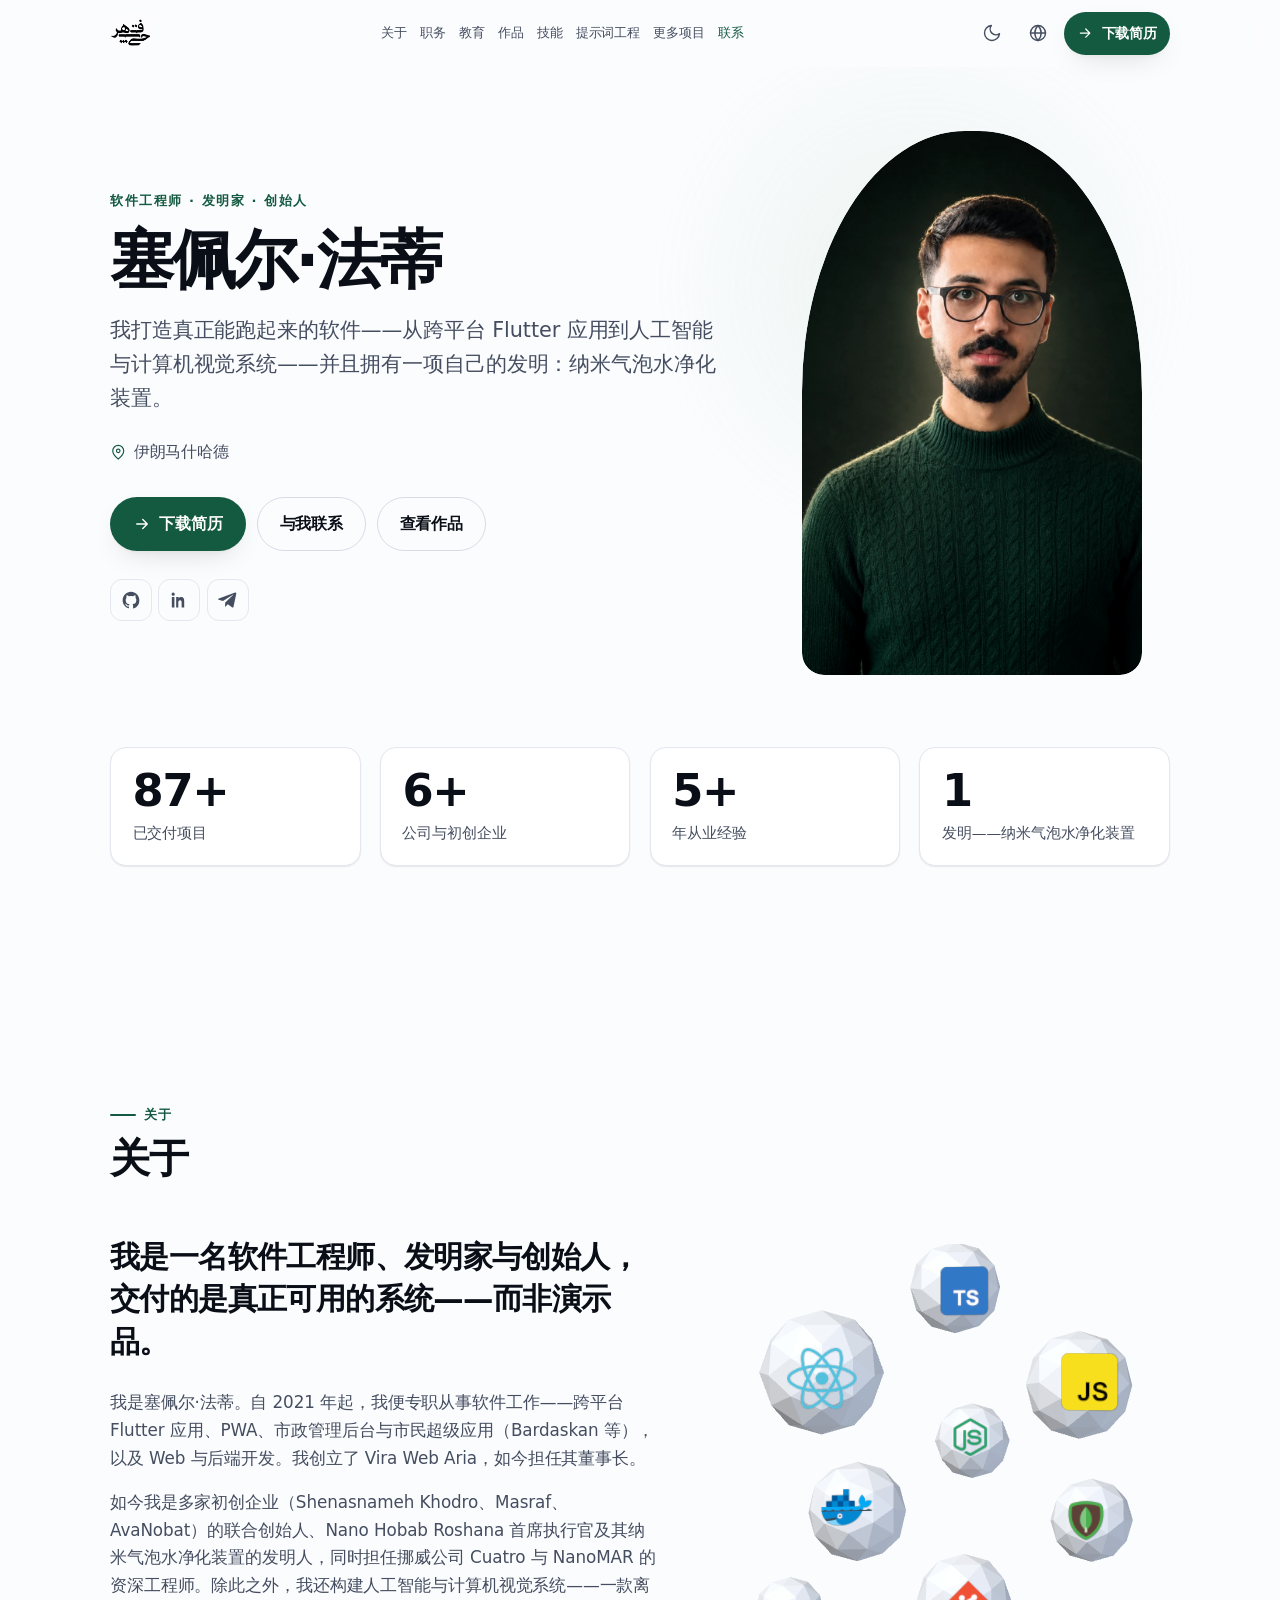
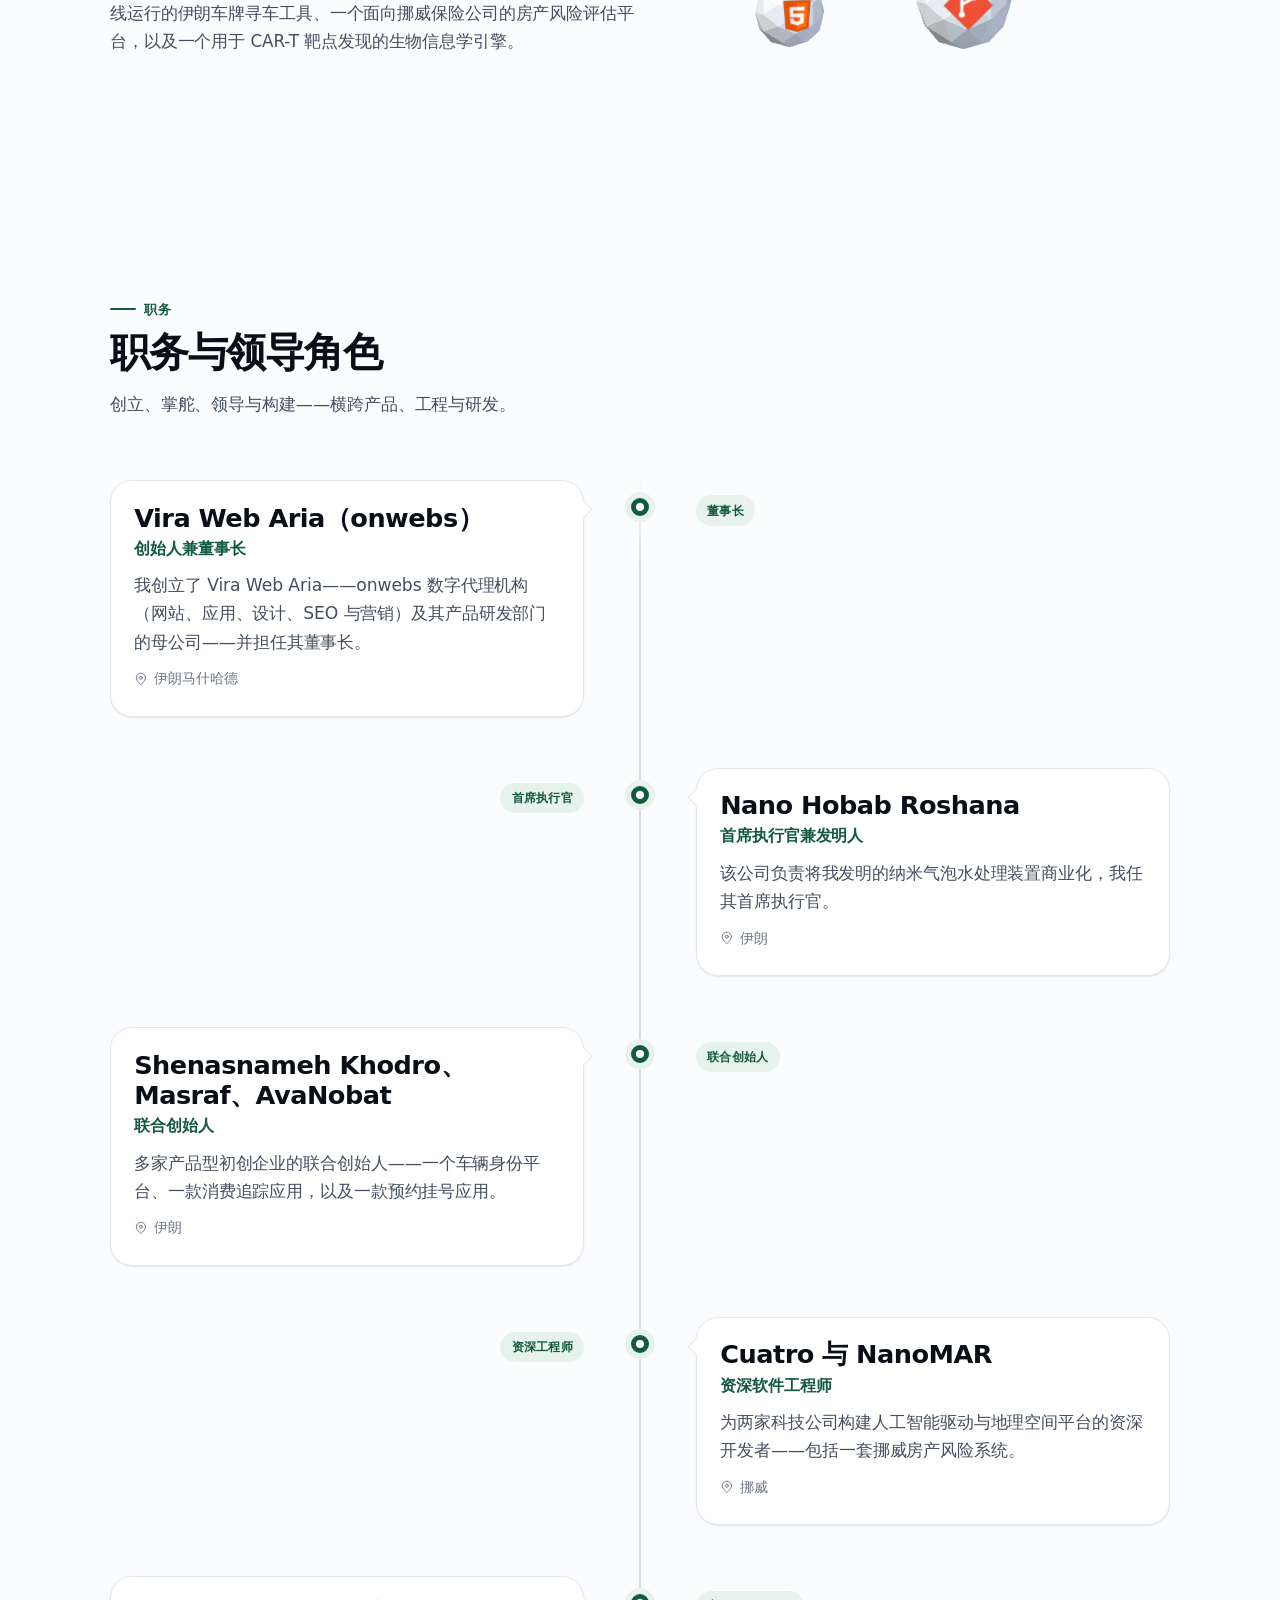
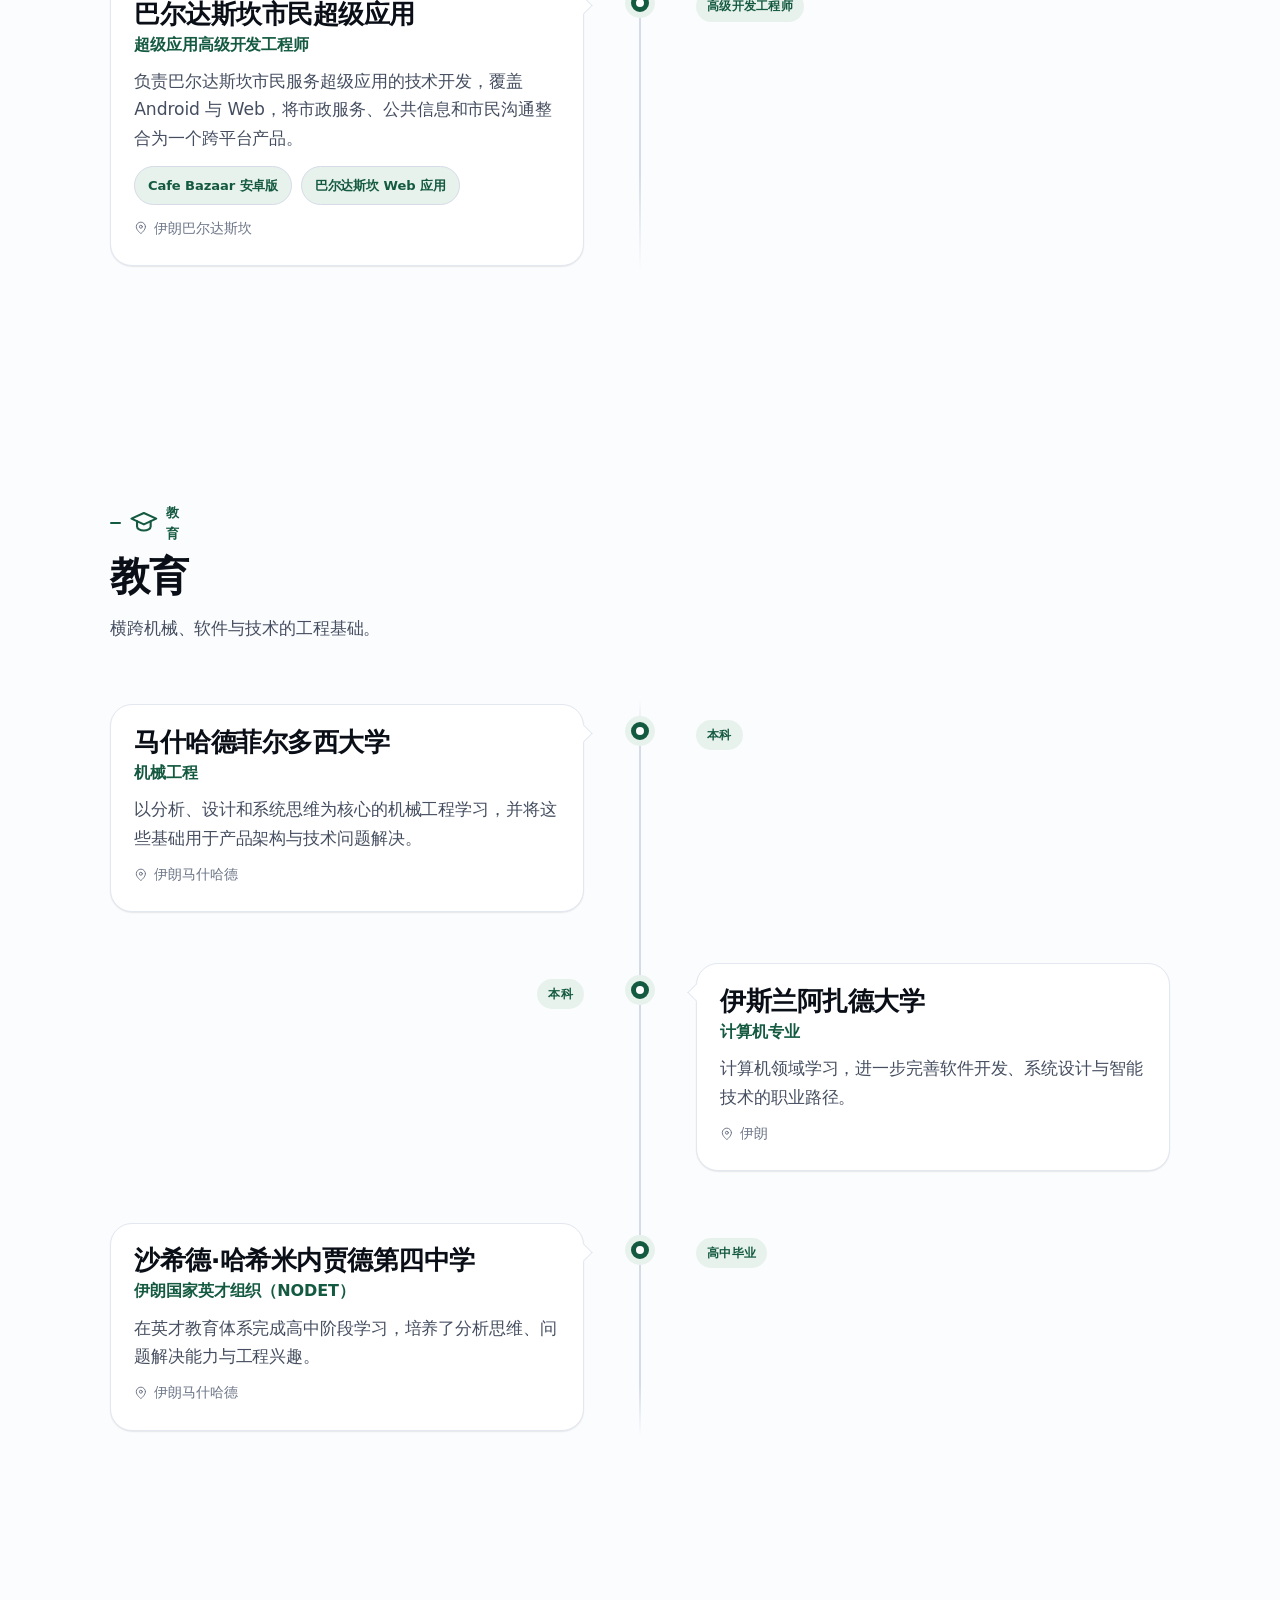
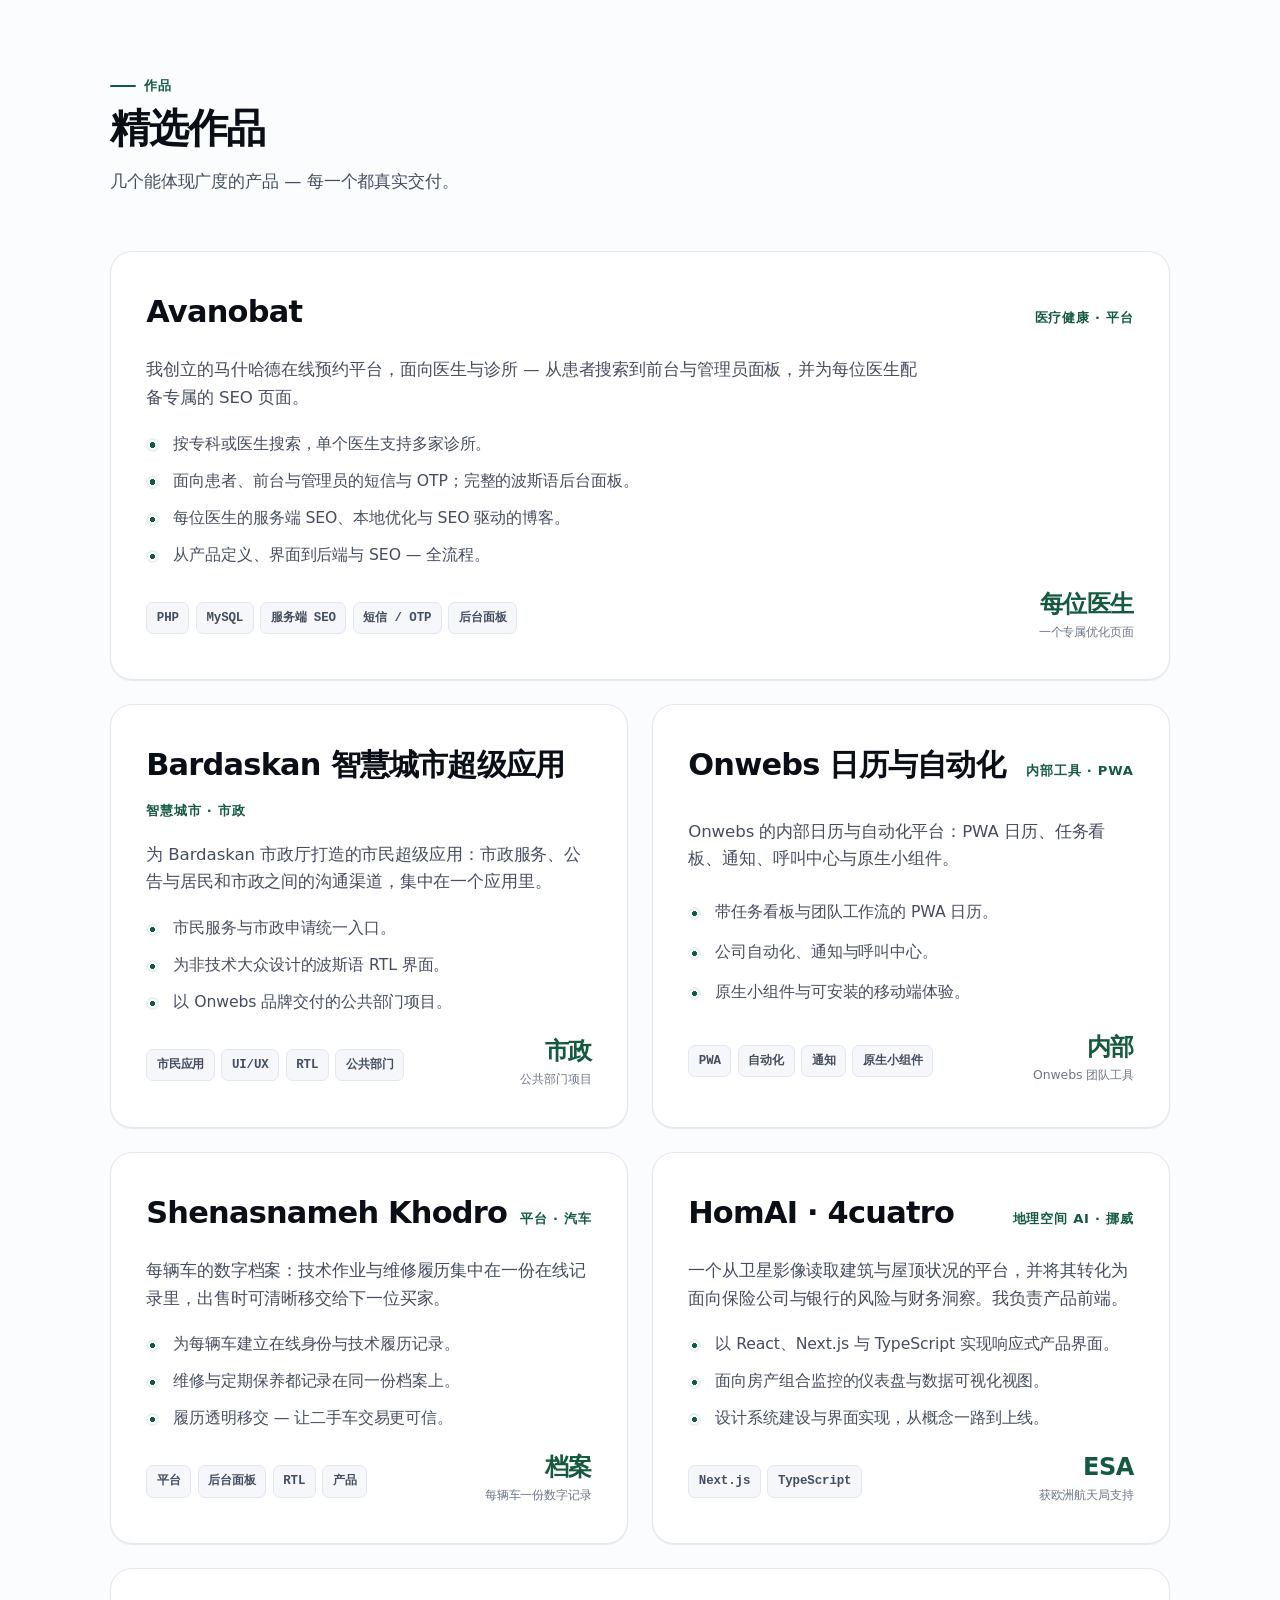
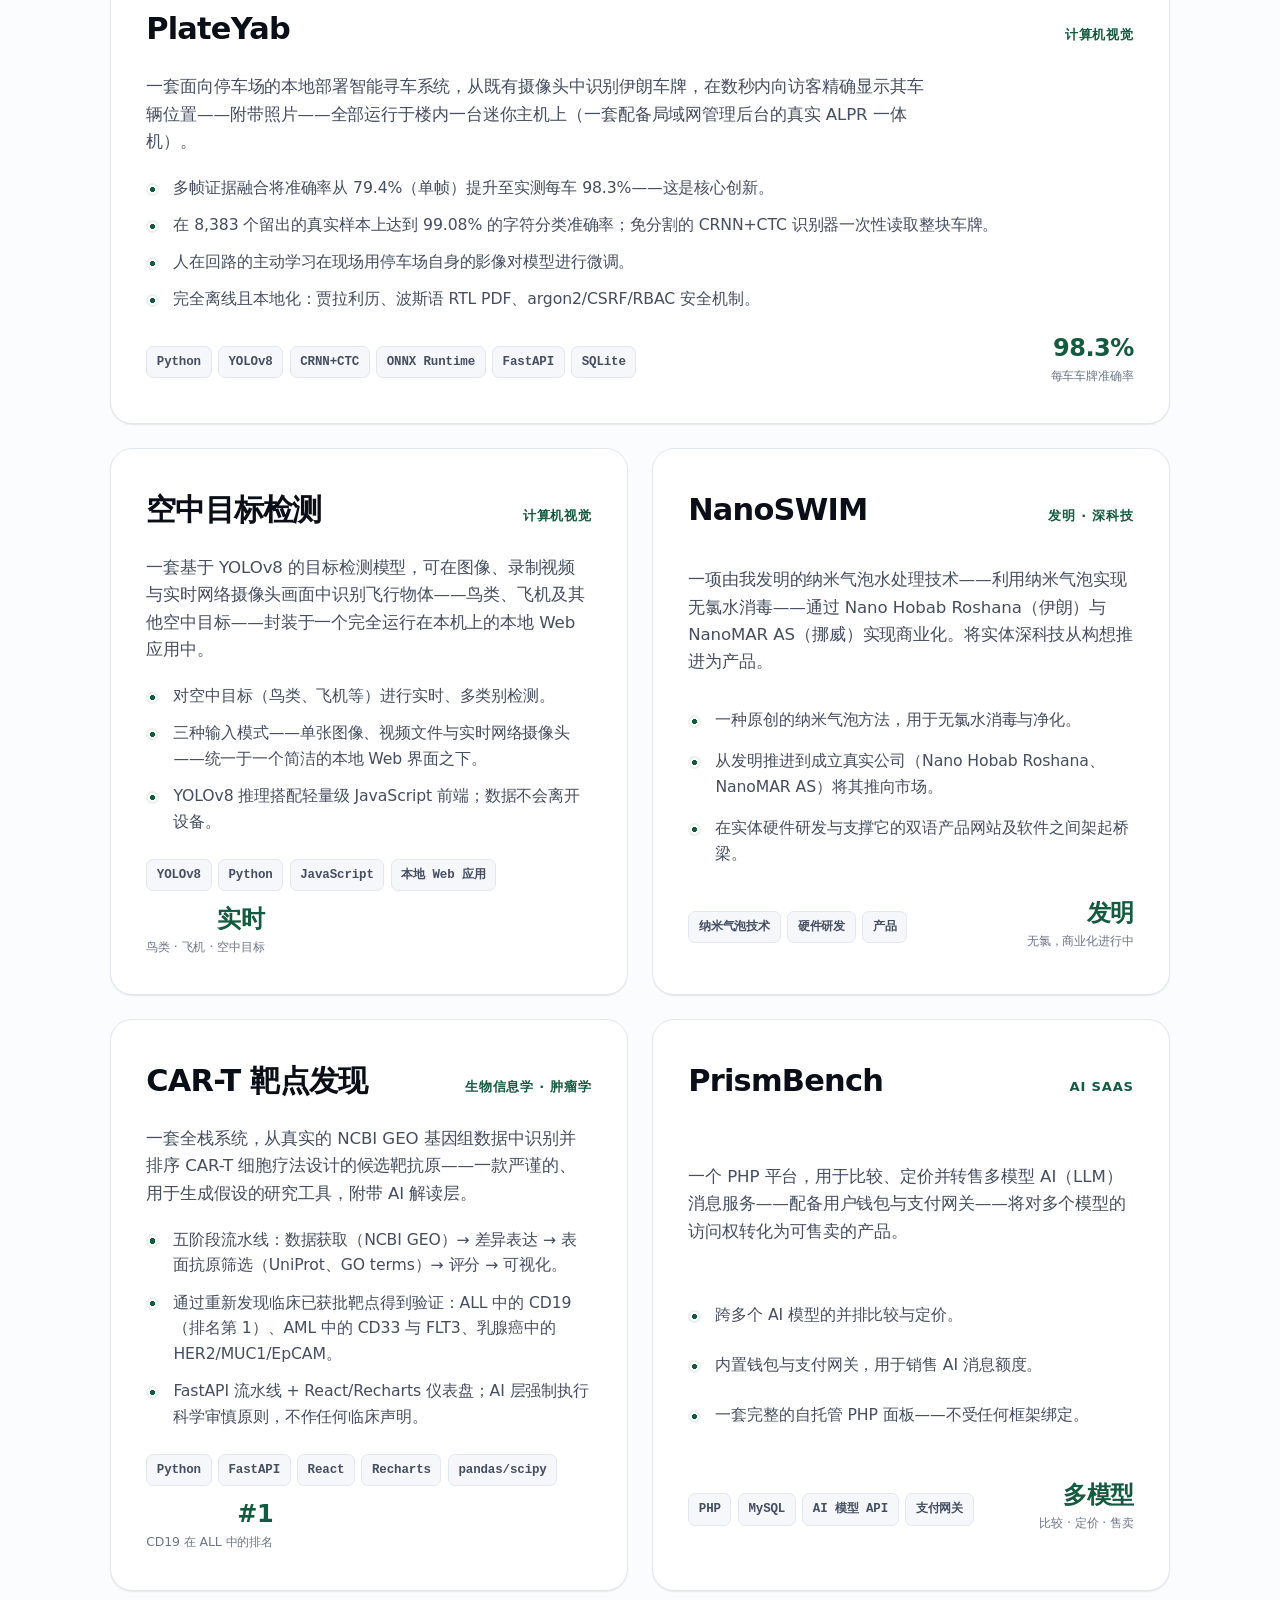
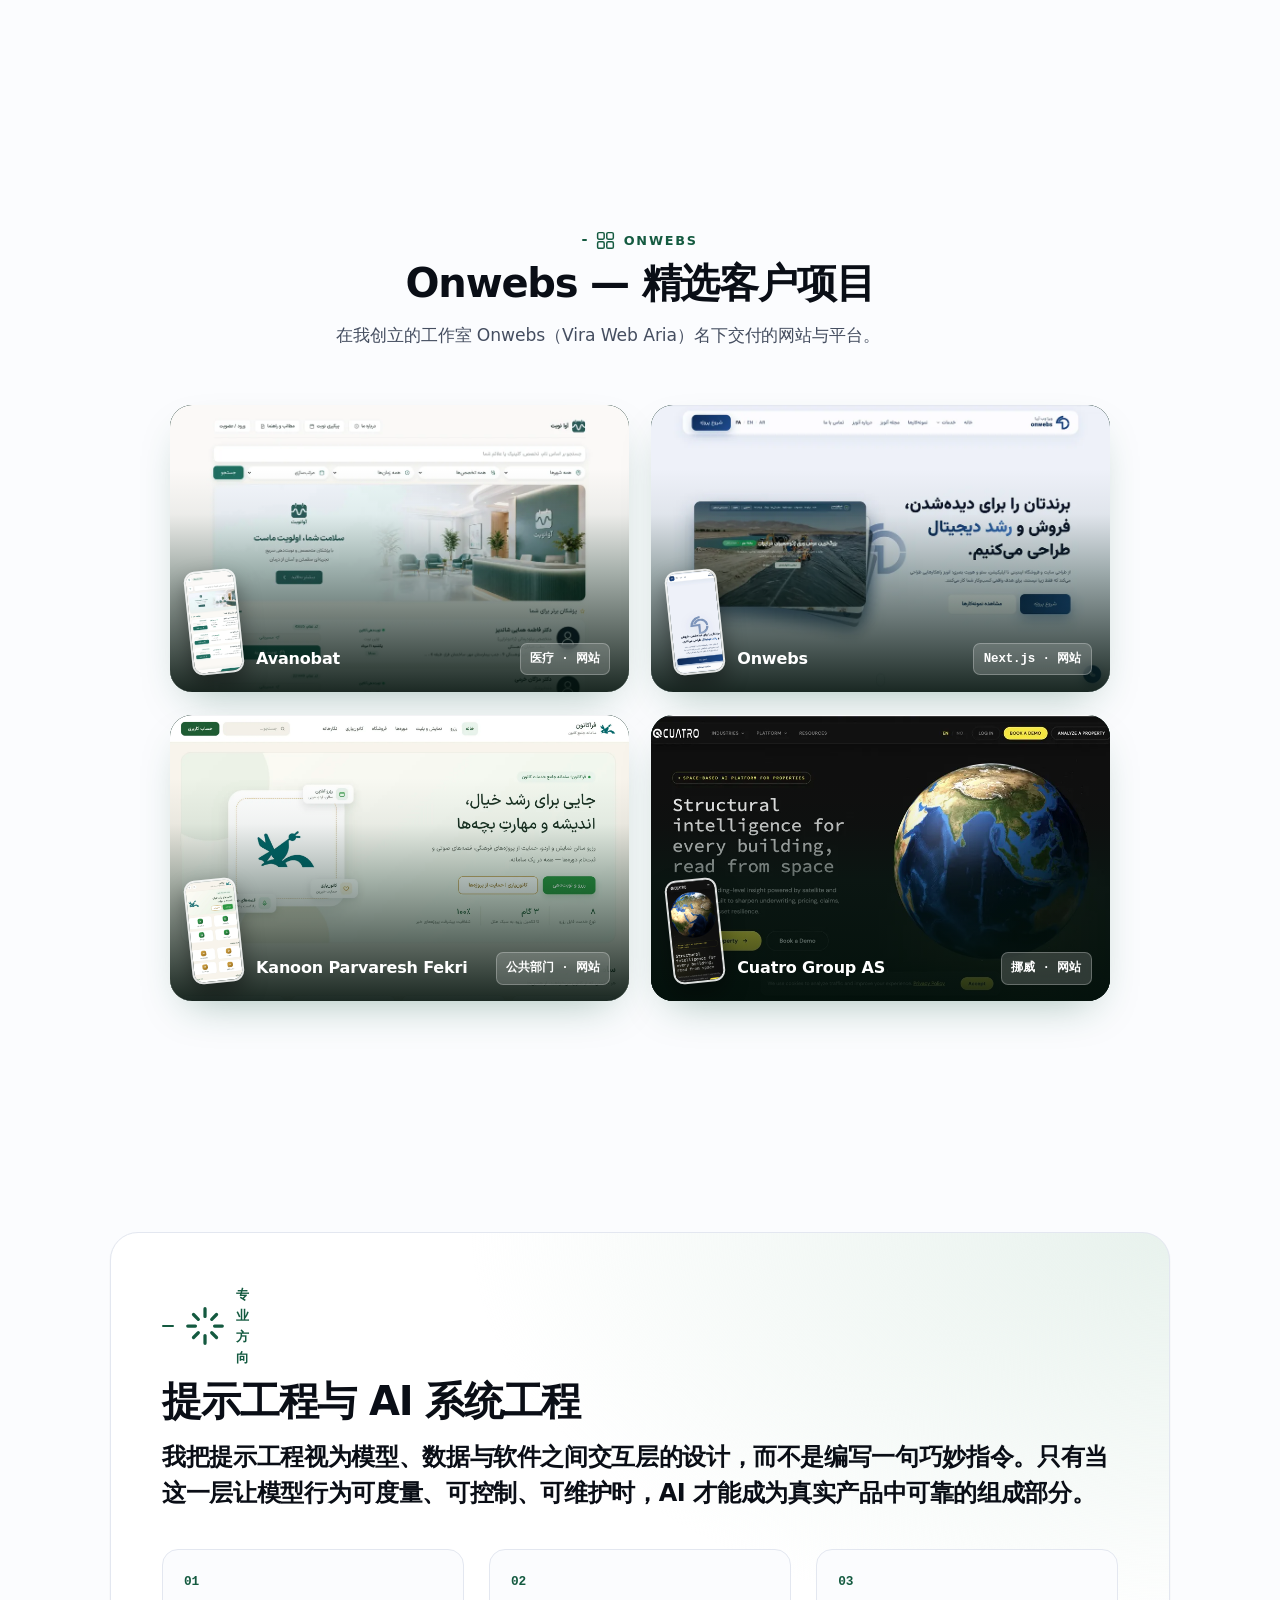
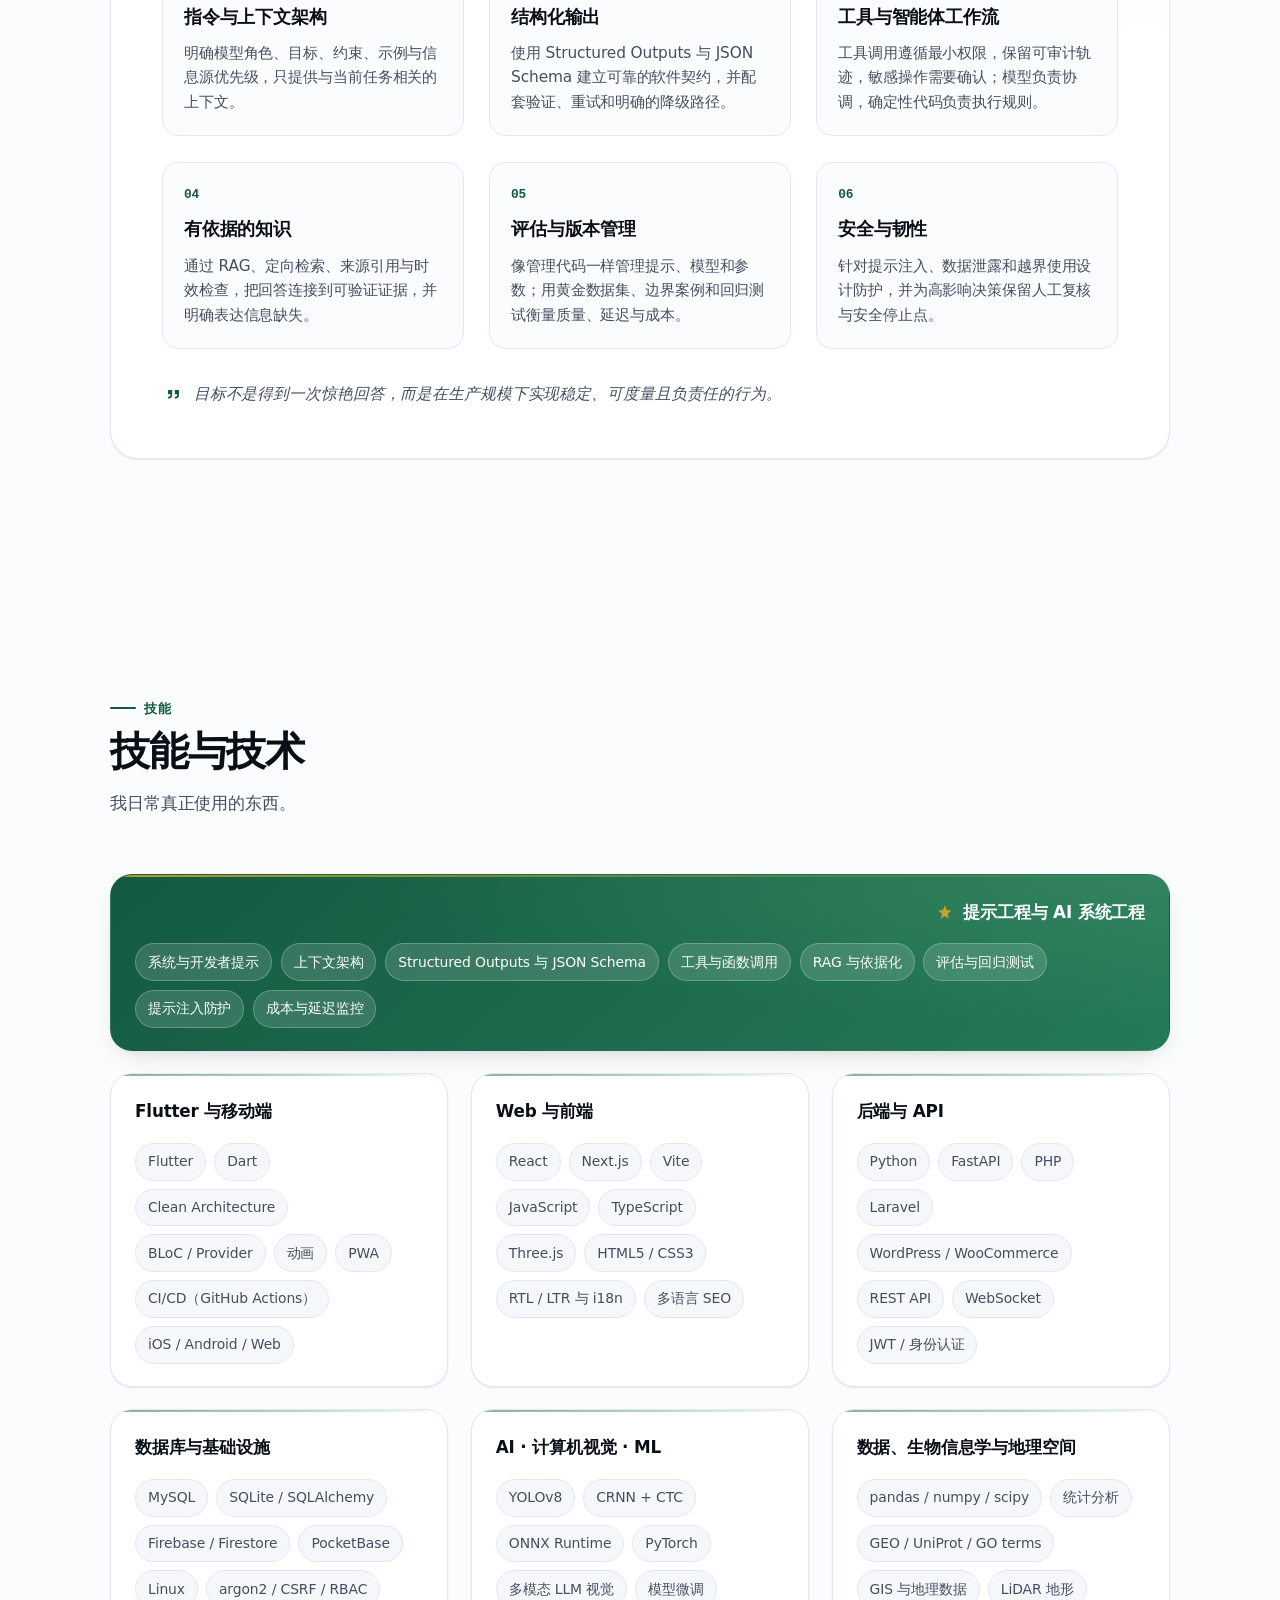
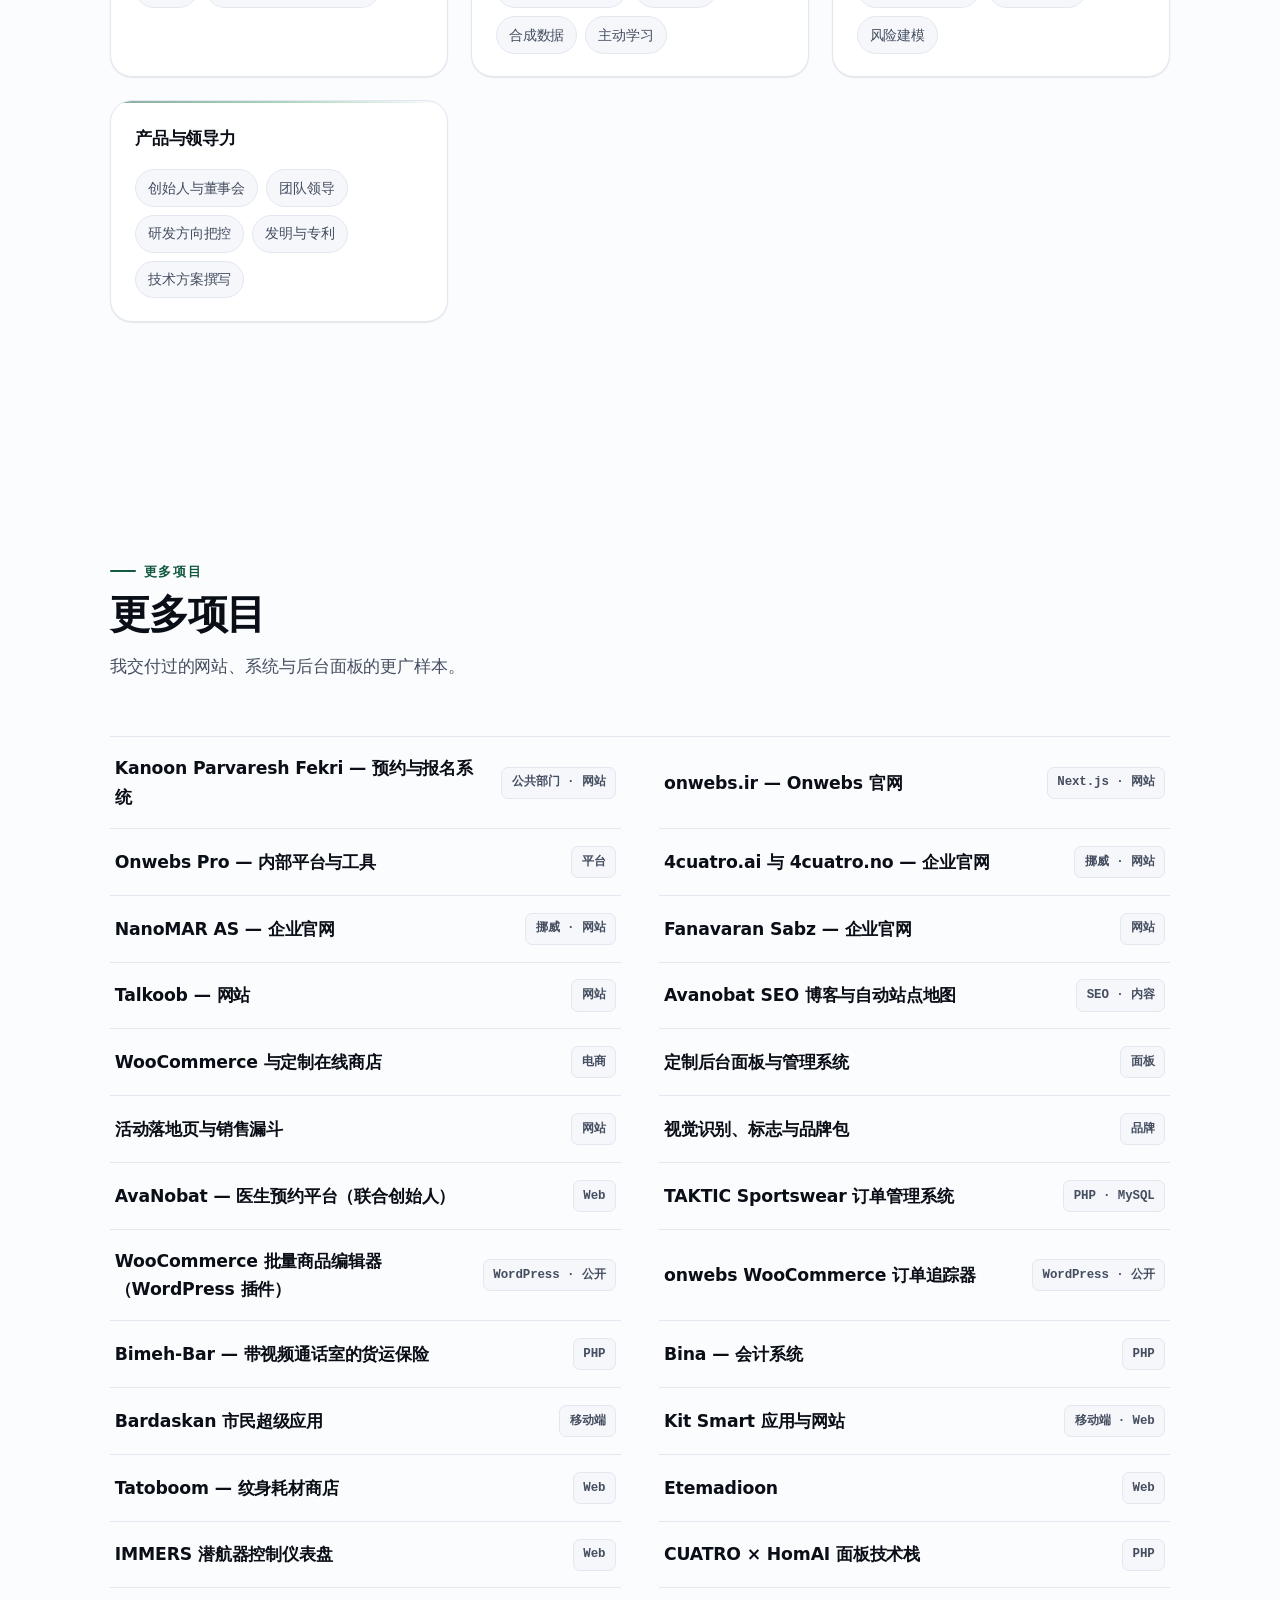
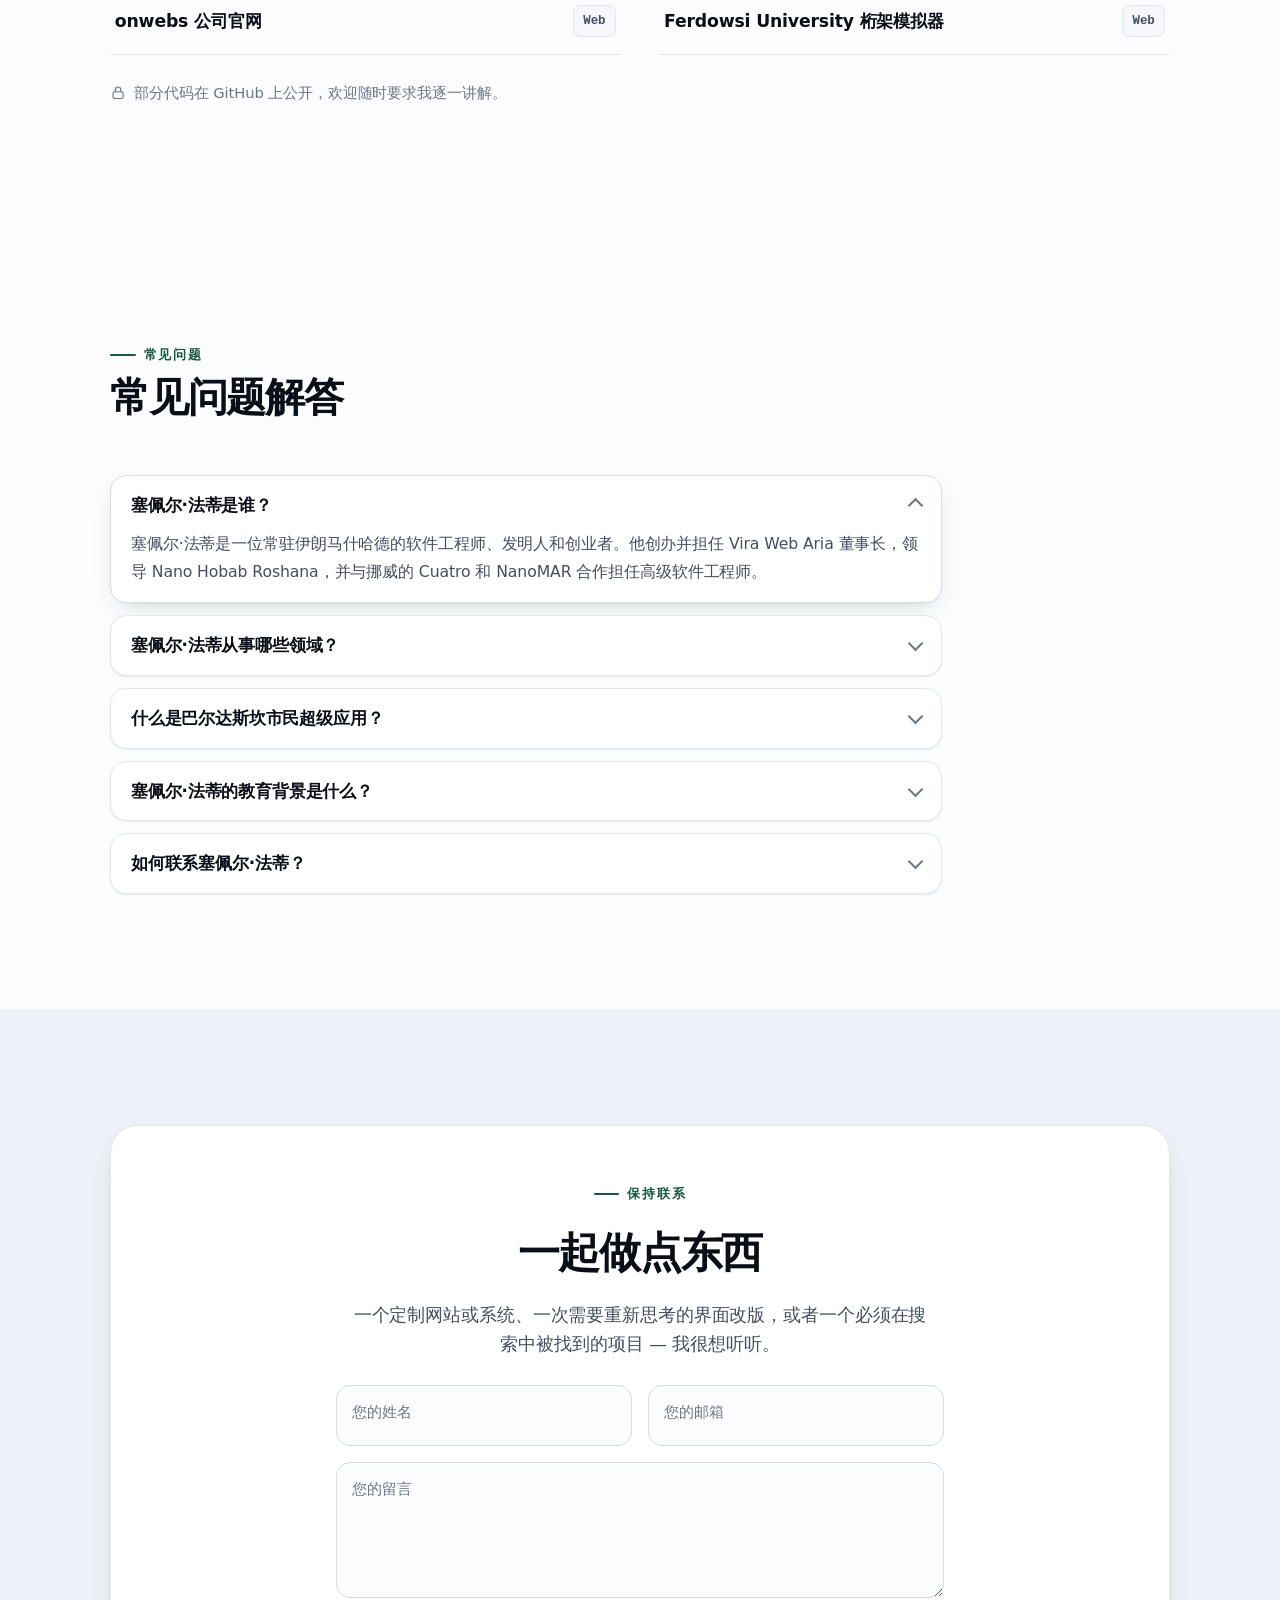
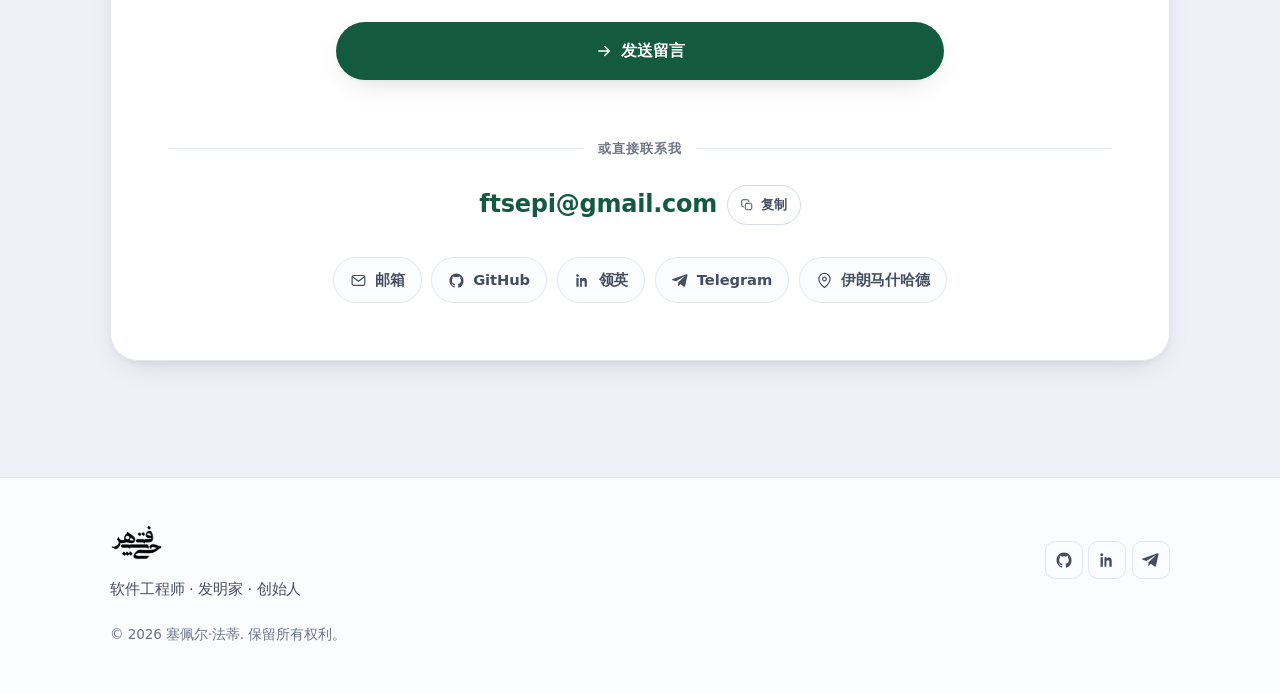
<file: zh/index.html>
<!doctype html>
<html lang="zh-Hans" dir="ltr">
<head>
  <meta charset="utf-8" />
  <meta name="viewport" content="width=device-width, initial-scale=1, viewport-fit=cover" />
  <meta name="color-scheme" content="light dark" />
  <meta name="theme-color" content="#fcfcfb" />
  <title>塞佩尔·法蒂（Sepehr Fathi）— 软件工程师、发明家与创始人</title>
  <meta name="description" content="塞佩尔·法蒂打造真正可用的软件——从跨平台 Flutter 应用、市政超级应用，到人工智能、计算机视觉与生物信息学系统。纳米气泡水净化装置发明人，Vira Web Aria 创始人兼董事长，Nano Hobab Roshana 首席执行官，Cuatro 与 NanoMAR 资深工程师。常驻伊朗马什哈德。" />
  <meta name="keywords" content="塞佩尔·法蒂, 软件工程师, Flutter 开发者, 发明家, 纳米气泡水净化装置, 创始人, Vira Web Aria, Nano Hobab Roshana, Cuatro, NanoMAR, 提示词工程, 计算机视觉, 生物信息学, Python, FastAPI, React, PHP, 马什哈德" />
  <meta name="author" content="塞佩尔·法蒂" />
  <meta name="robots" content="index, follow, max-image-preview:large" />
  <link rel="canonical" href="https://sep.onwebs.ir/zh/" />
  <link rel="alternate" hreflang="fa" href="https://sep.onwebs.ir/fa/" />
  <link rel="alternate" hreflang="en" href="https://sep.onwebs.ir/en/" />
  <link rel="alternate" hreflang="ar" href="https://sep.onwebs.ir/ar/" />
  <link rel="alternate" hreflang="zh-Hans" href="https://sep.onwebs.ir/zh/" />
  <link rel="alternate" hreflang="ru" href="https://sep.onwebs.ir/ru/" />
  <link rel="alternate" hreflang="es" href="https://sep.onwebs.ir/es/" />
  <link rel="alternate" hreflang="nb-NO" href="https://sep.onwebs.ir/no/" />
  <link rel="alternate" hreflang="x-default" href="https://sep.onwebs.ir/fa/" />
  <meta property="og:type" content="profile" />
  <meta property="og:site_name" content="塞佩尔·法蒂" />
  <meta property="og:title" content="塞佩尔·法蒂（Sepehr Fathi）— 软件工程师、发明家与创始人" />
  <meta property="og:description" content="塞佩尔·法蒂打造真正可用的软件——从跨平台 Flutter 应用、市政超级应用，到人工智能、计算机视觉与生物信息学系统。纳米气泡水净化装置发明人，Vira Web Aria 创始人兼董事长，Nano Hobab Roshana 首席执行官，Cuatro 与 NanoMAR 资深工程师。常驻伊朗马什哈德。" />
  <meta property="og:url" content="https://sep.onwebs.ir/zh/" />
  <meta property="og:locale" content="zh_CN" />
  <meta name="twitter:card" content="summary_large_image" />
  <meta name="twitter:title" content="塞佩尔·法蒂（Sepehr Fathi）— 软件工程师、发明家与创始人" />
  <meta name="twitter:description" content="塞佩尔·法蒂打造真正可用的软件——从跨平台 Flutter 应用、市政超级应用，到人工智能、计算机视觉与生物信息学系统。纳米气泡水净化装置发明人，Vira Web Aria 创始人兼董事长，Nano Hobab Roshana 首席执行官，Cuatro 与 NanoMAR 资深工程师。常驻伊朗马什哈德。" />
  <link rel="icon" type="image/png" sizes="512x512" href="../favicon.png" />
  <link rel="icon" type="image/png" sizes="32x32" href="../favicon-32.png" />
  <link rel="apple-touch-icon" href="../apple-touch-icon.png" />
  <link rel="manifest" href="../manifest.webmanifest" />
  <link rel="stylesheet" href="../assets/css/styles.css?v=28" />
  <script type="application/ld+json">{"@context":"https://schema.org","@type":"ProfilePage","@id":"https://sep.onwebs.ir/zh/#profile","url":"https://sep.onwebs.ir/zh/","dateModified":"2026-07-30","mainEntity":{"@type":"Person","name":"塞佩尔·法蒂","jobTitle":"软件工程师 · 发明家 · 创始人","description":"塞佩尔·法蒂打造真正可用的软件——从跨平台 Flutter 应用、市政超级应用，到人工智能、计算机视觉与生物信息学系统。纳米气泡水净化装置发明人，Vira Web Aria 创始人兼董事长，Nano Hobab Roshana 首席执行官，Cuatro 与 NanoMAR 资深工程师。常驻伊朗马什哈德。","url":"https://sep.onwebs.ir/zh/","email":"mailto:ftsepi@gmail.com","address":{"@type":"PostalAddress","addressLocality":"Mashhad","addressCountry":"IR"},"sameAs":["https://github.com/sepehrfathi","https://www.linkedin.com/in/sepehr-fathi","https://t.me/sepehrfathi"],"knowsAbout":["Software Engineering","Full-stack Development","Applied AI","Prompt Engineering","Computer Vision","Flutter","Python","FastAPI","Bioinformatics","Geospatial Intelligence","Nano-bubble Technology","Bardaskan Citizen Super App"],"worksFor":[{"@type":"Organization","name":"Vira Web Aria"},{"@type":"Organization","name":"Nano Hobab Roshana"}],"@id":"https://sep.onwebs.ir/zh/#person","alternateName":["سپهر فتحی","سپهر","Sepehr Fathi","Sepehr"],"image":"https://sep.onwebs.ir/assets/images/sepehr-fathi-knit-portrait.webp","alumniOf":[{"@type":"CollegeOrUniversity","name":"Ferdowsi University of Mashhad","department":"Mechanical Engineering"},{"@type":"CollegeOrUniversity","name":"Islamic Azad University","department":"Computer Studies"},{"@type":"HighSchool","name":"Shahid Hasheminejad 4 High School (NODET), Mashhad"}]}}</script>
</head>
<body>
  <header class="header">
    <div class="container header__bar">
      <a href="#" class="brand" aria-label="塞佩尔·法蒂">
        <img class="brand__logo" src="../assets/images/sepehrfathi.webp" alt="塞佩尔·法蒂" width="673" height="590" />
      </a>
      <nav class="nav" aria-label="Primary"><a href="#about">关于</a><a href="#roles">职务</a><a href="#edu">教育</a><a href="#ventures">作品</a><a href="#skills">技能</a><a href="#prompt">提示词工程</a><a href="#work">更多项目</a><a href="#contact">联系</a></nav>
      <div class="header__actions">
        <button class="icon-btn" data-theme-btn aria-label="主题" aria-pressed="false">
          <span class="only-dark"><svg viewBox="0 0 24 24" fill="none" stroke="currentColor" stroke-width="1.7" stroke-linecap="round" stroke-linejoin="round"><circle cx="12" cy="12" r="4"/><path d="M12 2v2M12 20v2M4.9 4.9l1.4 1.4M17.7 17.7l1.4 1.4M2 12h2M20 12h2M4.9 19.1l1.4-1.4M17.7 6.3l1.4-1.4"/></svg></span><span class="only-light"><svg viewBox="0 0 24 24" fill="none" stroke="currentColor" stroke-width="1.7" stroke-linecap="round" stroke-linejoin="round"><path d="M21 12.8A9 9 0 1 1 11.2 3a7 7 0 0 0 9.8 9.8Z"/></svg></span>
        </button>
        <div class="menu-wrap" data-lang-wrap>
          <button class="icon-btn" data-lang-btn aria-label="语言" aria-haspopup="true" aria-expanded="false"><svg viewBox="0 0 24 24" fill="none" stroke="currentColor" stroke-width="1.7" stroke-linecap="round" stroke-linejoin="round"><circle cx="12" cy="12" r="9"/><path d="M3 12h18M12 3c2.5 2.6 3.8 5.7 3.8 9S14.5 18.4 12 21c-2.5-2.6-3.8-5.7-3.8-9S9.5 5.6 12 3Z"/></svg></button>
          <div class="menu" data-lang-menu role="menu"><a href="../fa/" hreflang="fa">فارسی<span>fa</span></a><a href="../en/" hreflang="en">English<span>en</span></a><a href="../ar/" hreflang="ar">العربية<span>ar</span></a><a href="../zh/" hreflang="zh-Hans" aria-current="true">简体中文<span>zh-Hans</span></a><a href="../ru/" hreflang="ru">Русский<span>ru</span></a><a href="../es/" hreflang="es">Español<span>es</span></a><a href="../no/" hreflang="nb-NO">Norsk<span>nb-NO</span></a></div>
        </div>
        <a href="#" class="btn btn--primary btn--sm" data-print><svg viewBox="0 0 24 24" fill="none" stroke="currentColor" stroke-width="1.9" stroke-linecap="round" stroke-linejoin="round"><path d="M5 12h14M13 6l6 6-6 6"/></svg>下载简历</a>
      </div>
    </div>
  </header>

  <div class="site">
    <!-- HERO -->
    <section class="hero" id="top">
      <div class="hero__glow" aria-hidden="true"></div>
      <div class="container hero__inner">
        <div class="hero__text">
          <span class="hero__eyebrow reveal">软件工程师 · 发明家 · 创始人</span>
          <h1 class="hero__name reveal">塞佩尔·法蒂</h1>
          <p class="hero__role reveal">我打造真正能跑起来的软件——从跨平台 Flutter 应用到人工智能与计算机视觉系统——并且拥有一项自己的发明：纳米气泡水净化装置。</p>
          <div class="hero__meta reveal"><span><svg viewBox="0 0 24 24" fill="none" stroke="currentColor" stroke-width="1.7" stroke-linecap="round" stroke-linejoin="round"><path d="M20 10c0 6-8 12-8 12s-8-6-8-12a8 8 0 0 1 16 0Z"/><circle cx="12" cy="10" r="2.6"/></svg>伊朗马什哈德</span></div>
          <div class="hero__cta reveal">
            <a href="#" class="btn btn--primary" data-print><svg viewBox="0 0 24 24" fill="none" stroke="currentColor" stroke-width="1.9" stroke-linecap="round" stroke-linejoin="round"><path d="M5 12h14M13 6l6 6-6 6"/></svg>下载简历</a>
            <a href="#contact" class="btn btn--ghost">与我联系</a>
            <a href="#ventures" class="btn btn--ghost">查看作品</a>
          </div>
          <div class="hero__socials reveal">
  <a href="https://github.com/sepehrfathi" target="_blank" rel="noopener" aria-label="GitHub" class=""><svg viewBox="0 0 24 24" fill="currentColor" stroke="none"><path d="M12 2C6.48 2 2 6.58 2 12.25c0 4.53 2.87 8.37 6.85 9.73.5.1.68-.22.68-.49l-.01-1.7c-2.79.62-3.38-1.22-3.38-1.22-.45-1.18-1.11-1.5-1.11-1.5-.91-.64.07-.62.07-.62 1 .07 1.53 1.06 1.53 1.06.9 1.57 2.36 1.12 2.94.85.09-.66.35-1.12.63-1.38-2.22-.26-4.56-1.14-4.56-5.07 0-1.12.39-2.03 1.03-2.75-.1-.26-.45-1.3.1-2.71 0 0 .84-.28 2.75 1.05a9.4 9.4 0 0 1 5 0c1.91-1.33 2.75-1.05 2.75-1.05.55 1.41.2 2.45.1 2.71.64.72 1.03 1.63 1.03 2.75 0 3.94-2.34 4.81-4.57 5.06.36.32.68.94.68 1.9l-.01 2.82c0 .27.18.59.69.49A10.26 10.26 0 0 0 22 12.25C22 6.58 17.52 2 12 2Z"/></svg></a>
  <a href="https://www.linkedin.com/in/sepehr-fathi" target="_blank" rel="noopener" aria-label="LinkedIn" class=""><svg viewBox="0 0 24 24" fill="currentColor" stroke="none"><path d="M6.94 5a1.94 1.94 0 1 1-3.88 0 1.94 1.94 0 0 1 3.88 0ZM3.4 8.4h3.1V21H3.4V8.4Zm5.2 0h2.97v1.72h.04c.41-.78 1.42-1.6 2.93-1.6 3.13 0 3.71 2.06 3.71 4.74V21h-3.1v-5.58c0-1.33-.02-3.04-1.85-3.04-1.85 0-2.14 1.45-2.14 2.94V21H8.6V8.4Z"/></svg></a>
  <a href="https://t.me/sepehrfathi" target="_blank" rel="noopener" aria-label="Telegram" class=""><svg viewBox="0 0 24 24" fill="currentColor" stroke="none"><path d="M21.9 4.6 18.6 20c-.24 1.08-.9 1.34-1.82.83l-5-3.68-2.42 2.33c-.27.27-.5.5-1 .5l.35-5.06L18.1 6.1c.4-.36-.09-.56-.62-.2L5.9 13.28.86 11.7c-1.1-.34-1.12-1.1.23-1.63L20.5 3.03c.9-.34 1.7.2 1.4 1.57Z"/></svg></a></div>
        </div>
        <div class="hero__photo reveal" aria-hidden="false">
          <span class="hero__photo-ring" aria-hidden="true"></span>
          <img src="../assets/images/sepehr-fathi-knit-portrait.webp" alt="塞佩尔·法蒂" width="1122" height="1402" loading="eager" decoding="async" />
        </div>
      </div>
    </section>

    <!-- STATS -->
    <section class="container" style="padding-block:0 var(--section-y)">
      <div class="stats"><div class="stat reveal"><div class="stat__num">87+</div><div class="stat__label">已交付项目</div></div><div class="stat reveal"><div class="stat__num">6+</div><div class="stat__label">公司与初创企业</div></div><div class="stat reveal"><div class="stat__num">5+</div><div class="stat__label">年从业经验</div></div><div class="stat reveal"><div class="stat__num">1</div><div class="stat__label">发明——纳米气泡水净化装置</div></div></div>
    </section>

    <!-- ABOUT -->
    <section class="section" id="about">
      <div class="container">
        <div class="section-head reveal">
          <span class="eyebrow">关于</span>
          <h2 class="section-title">关于</h2>
        </div>
        <div class="about__grid">
          <div>
            <p class="about__lead reveal">我是一名软件工程师、发明家与创始人，交付的是真正可用的系统——而非演示品。</p>
            <div class="about__body"><p>我是塞佩尔·法蒂。自 2021 年起，我便专职从事软件工作——跨平台 Flutter 应用、PWA、市政管理后台与市民超级应用（Bardaskan 等），以及 Web 与后端开发。我创立了 Vira Web Aria，如今担任其董事长。</p><p>如今我是多家初创企业（Shenasnameh Khodro、Masraf、AvaNobat）的联合创始人、Nano Hobab Roshana 首席执行官及其纳米气泡水净化装置的发明人，同时担任挪威公司 Cuatro 与 NanoMAR 的资深工程师。除此之外，我还构建人工智能与计算机视觉系统——一款离线运行的伊朗车牌寻车工具、一个面向挪威保险公司的房产风险评估平台，以及一个用于 CAR-T 靶点发现的生物信息学引擎。</p></div>
          </div>
          <div class="reveal">
            <div class="orbs" data-orbs aria-hidden="true"><span class="orb" style="--x:4%;--y:16%;--s:30%;--dur:9.5s;--dly:0s;--dx:5px;--dy:-15px"><img src="../assets/images/tech/reactjs.png" alt="" width="256" height="256" loading="lazy" decoding="async" /></span><span class="orb" style="--x:41%;--y:2%;--s:22%;--dur:11s;--dly:-2.4s;--dx:-6px;--dy:-11px"><img src="../assets/images/tech/typescript.png" alt="" width="256" height="256" loading="lazy" decoding="async" /></span><span class="orb" style="--x:70%;--y:19%;--s:26%;--dur:8.6s;--dly:-1.1s;--dx:4px;--dy:-16px"><img src="../assets/images/tech/javascript.png" alt="" width="256" height="256" loading="lazy" decoding="async" /></span><span class="orb" style="--x:48%;--y:37%;--s:18%;--dur:12s;--dly:-3.6s;--dx:-5px;--dy:-9px"><img src="../assets/images/tech/nodejs.png" alt="" width="256" height="256" loading="lazy" decoding="async" /></span><span class="orb" style="--x:16%;--y:55%;--s:24%;--dur:10.2s;--dly:-.7s;--dx:6px;--dy:-13px"><img src="../assets/images/tech/docker.png" alt="" width="256" height="256" loading="lazy" decoding="async" /></span><span class="orb" style="--x:74%;--y:56%;--s:20%;--dur:9s;--dly:-2.9s;--dx:-4px;--dy:-12px"><img src="../assets/images/tech/mongodb.png" alt="" width="256" height="256" loading="lazy" decoding="async" /></span><span class="orb" style="--x:43%;--y:72%;--s:23%;--dur:11.6s;--dly:-1.8s;--dx:5px;--dy:-10px"><img src="../assets/images/tech/git.png" alt="" width="256" height="256" loading="lazy" decoding="async" /></span><span class="orb" style="--x:5%;--y:82%;--s:17%;--dur:8.2s;--dly:-4.2s;--dx:-5px;--dy:-14px"><img src="../assets/images/tech/html.png" alt="" width="256" height="256" loading="lazy" decoding="async" /></span></div>
          </div>
        </div>
      </div>
    </section>

    <!-- ROLES -->
    <section class="section" id="roles">
      <div class="container">
        <div class="section-head reveal">
          <span class="eyebrow">职务</span>
          <h2 class="section-title">职务与领导角色</h2>
          <p class="section-sub">创立、掌舵、领导与构建——横跨产品、工程与研发。</p>
        </div>
        <div class="roles__list">
      <article class="role reveal">
        <div><span class="role__badge">董事长</span></div>
        <div class="role__main">
          <h3 class="role__org">Vira Web Aria（onwebs）</h3>
          <div class="role__role">创始人兼董事长</div>
          <p class="role__detail">我创立了 Vira Web Aria——onwebs 数字代理机构（网站、应用、设计、SEO 与营销）及其产品研发部门的母公司——并担任其董事长。</p>
          <span class="role__loc"><svg viewBox="0 0 24 24" fill="none" stroke="currentColor" stroke-width="1.7" stroke-linecap="round" stroke-linejoin="round"><path d="M20 10c0 6-8 12-8 12s-8-6-8-12a8 8 0 0 1 16 0Z"/><circle cx="12" cy="10" r="2.6"/></svg>伊朗马什哈德</span>
        </div>
      </article>
      <article class="role reveal">
        <div><span class="role__badge">首席执行官</span></div>
        <div class="role__main">
          <h3 class="role__org">Nano Hobab Roshana</h3>
          <div class="role__role">首席执行官兼发明人</div>
          <p class="role__detail">该公司负责将我发明的纳米气泡水处理装置商业化，我任其首席执行官。</p>
          <span class="role__loc"><svg viewBox="0 0 24 24" fill="none" stroke="currentColor" stroke-width="1.7" stroke-linecap="round" stroke-linejoin="round"><path d="M20 10c0 6-8 12-8 12s-8-6-8-12a8 8 0 0 1 16 0Z"/><circle cx="12" cy="10" r="2.6"/></svg>伊朗</span>
        </div>
      </article>
      <article class="role reveal">
        <div><span class="role__badge">联合创始人</span></div>
        <div class="role__main">
          <h3 class="role__org">Shenasnameh Khodro、Masraf、AvaNobat</h3>
          <div class="role__role">联合创始人</div>
          <p class="role__detail">多家产品型初创企业的联合创始人——一个车辆身份平台、一款消费追踪应用，以及一款预约挂号应用。</p>
          <span class="role__loc"><svg viewBox="0 0 24 24" fill="none" stroke="currentColor" stroke-width="1.7" stroke-linecap="round" stroke-linejoin="round"><path d="M20 10c0 6-8 12-8 12s-8-6-8-12a8 8 0 0 1 16 0Z"/><circle cx="12" cy="10" r="2.6"/></svg>伊朗</span>
        </div>
      </article>
      <article class="role reveal">
        <div><span class="role__badge">资深工程师</span></div>
        <div class="role__main">
          <h3 class="role__org">Cuatro 与 NanoMAR</h3>
          <div class="role__role">资深软件工程师</div>
          <p class="role__detail">为两家科技公司构建人工智能驱动与地理空间平台的资深开发者——包括一套挪威房产风险系统。</p>
          <span class="role__loc"><svg viewBox="0 0 24 24" fill="none" stroke="currentColor" stroke-width="1.7" stroke-linecap="round" stroke-linejoin="round"><path d="M20 10c0 6-8 12-8 12s-8-6-8-12a8 8 0 0 1 16 0Z"/><circle cx="12" cy="10" r="2.6"/></svg>挪威</span>
        </div>
      </article>
      <article class="role reveal role--bardaskan">
        <div><span class="role__badge">高级开发工程师</span></div>
        <div class="role__main">
          <h3 class="role__org">巴尔达斯坎市民超级应用</h3>
          <div class="role__role">超级应用高级开发工程师</div>
          <p class="role__detail">负责巴尔达斯坎市民服务超级应用的技术开发，覆盖 Android 与 Web，将市政服务、公共信息和市民沟通整合为一个跨平台产品。</p>
          <div class="role__links"><a href="https://cafebazaar.ir/app/com.example.flutter_application_1" target="_blank" rel="noopener">Cafe Bazaar 安卓版</a><a href="https://app.bardaskan.ir" target="_blank" rel="noopener">巴尔达斯坎 Web 应用</a></div>
          <span class="role__loc"><svg viewBox="0 0 24 24" fill="none" stroke="currentColor" stroke-width="1.7" stroke-linecap="round" stroke-linejoin="round"><path d="M20 10c0 6-8 12-8 12s-8-6-8-12a8 8 0 0 1 16 0Z"/><circle cx="12" cy="10" r="2.6"/></svg>伊朗巴尔达斯坎</span>
        </div>
      </article></div>
      </div>
    </section>

    <!-- EDUCATION -->
    <section class="section" id="edu">
      <div class="container">
        <div class="section-head reveal">
          <span class="eyebrow"><svg viewBox="0 0 24 24" fill="none" stroke="currentColor" stroke-width="1.7" stroke-linecap="round" stroke-linejoin="round"><path d="m12 4 10 4.6-10 4.6L2 8.6 12 4Z"/><path d="M6.5 10.8V15c0 1.8 2.5 3.2 5.5 3.2s5.5-1.4 5.5-3.2v-4.2"/></svg>教育</span>
          <h2 class="section-title">教育</h2>
          <p class="section-sub">横跨机械、软件与技术的工程基础。</p>
        </div>
        <div class="roles__list">
      <article class="role reveal">
        <div><span class="role__badge">本科</span></div>
        <div class="role__main">
          <h3 class="role__org">马什哈德菲尔多西大学</h3>
          <div class="role__role">机械工程</div>
          <p class="role__detail">以分析、设计和系统思维为核心的机械工程学习，并将这些基础用于产品架构与技术问题解决。</p>
          <span class="role__loc"><svg viewBox="0 0 24 24" fill="none" stroke="currentColor" stroke-width="1.7" stroke-linecap="round" stroke-linejoin="round"><path d="M20 10c0 6-8 12-8 12s-8-6-8-12a8 8 0 0 1 16 0Z"/><circle cx="12" cy="10" r="2.6"/></svg>伊朗马什哈德</span>
        </div>
      </article>
      <article class="role reveal">
        <div><span class="role__badge">本科</span></div>
        <div class="role__main">
          <h3 class="role__org">伊斯兰阿扎德大学</h3>
          <div class="role__role">计算机专业</div>
          <p class="role__detail">计算机领域学习，进一步完善软件开发、系统设计与智能技术的职业路径。</p>
          <span class="role__loc"><svg viewBox="0 0 24 24" fill="none" stroke="currentColor" stroke-width="1.7" stroke-linecap="round" stroke-linejoin="round"><path d="M20 10c0 6-8 12-8 12s-8-6-8-12a8 8 0 0 1 16 0Z"/><circle cx="12" cy="10" r="2.6"/></svg>伊朗</span>
        </div>
      </article>
      <article class="role reveal">
        <div><span class="role__badge">高中毕业</span></div>
        <div class="role__main">
          <h3 class="role__org">沙希德·哈希米内贾德第四中学</h3>
          <div class="role__role">伊朗国家英才组织（NODET）</div>
          <p class="role__detail">在英才教育体系完成高中阶段学习，培养了分析思维、问题解决能力与工程兴趣。</p>
          <span class="role__loc"><svg viewBox="0 0 24 24" fill="none" stroke="currentColor" stroke-width="1.7" stroke-linecap="round" stroke-linejoin="round"><path d="M20 10c0 6-8 12-8 12s-8-6-8-12a8 8 0 0 1 16 0Z"/><circle cx="12" cy="10" r="2.6"/></svg>伊朗马什哈德</span>
        </div>
      </article></div>
      </div>
    </section>

    <!-- VENTURES -->
    <section class="section" id="ventures" data-reference-merged="true">
      <div class="container">
        <div class="section-head reveal">
          <span class="eyebrow">作品</span>
          <h2 class="section-title">精选作品</h2>
          <p class="section-sub">几个能体现广度的产品 — 每一个都真实交付。</p>
        </div>
        <div class="ventures__grid">
      <article class="venture reveal venture--wide">
        <div class="venture__head">
          <h3 class="venture__name">Avanobat</h3>
          <span class="venture__kicker">医疗健康 · 平台</span>
        </div>
        <p class="venture__summary">我创立的马什哈德在线预约平台，面向医生与诊所 — 从患者搜索到前台与管理员面板，并为每位医生配备专属的 SEO 页面。</p>
        <ul class="venture__points"><li>按专科或医生搜索，单个医生支持多家诊所。</li><li>面向患者、前台与管理员的短信与 OTP；完整的波斯语后台面板。</li><li>每位医生的服务端 SEO、本地优化与 SEO 驱动的博客。</li><li>从产品定义、界面到后端与 SEO — 全流程。</li></ul>
        <div class="venture__foot">
          <div class="venture__stack"><span class="tag">PHP</span><span class="tag">MySQL</span><span class="tag">服务端 SEO</span><span class="tag">短信 / OTP</span><span class="tag">后台面板</span></div>
          <div class="venture__metric"><b>每位医生</b><span>一个专属优化页面</span></div>
        </div>
      </article><article class="venture reveal">
        <div class="venture__head">
          <h3 class="venture__name">Bardaskan 智慧城市超级应用</h3>
          <span class="venture__kicker">智慧城市 · 市政</span>
        </div>
        <p class="venture__summary">为 Bardaskan 市政厅打造的市民超级应用：市政服务、公告与居民和市政之间的沟通渠道，集中在一个应用里。</p>
        <ul class="venture__points"><li>市民服务与市政申请统一入口。</li><li>为非技术大众设计的波斯语 RTL 界面。</li><li>以 Onwebs 品牌交付的公共部门项目。</li></ul>
        <div class="venture__foot">
          <div class="venture__stack"><span class="tag">市民应用</span><span class="tag">UI/UX</span><span class="tag">RTL</span><span class="tag">公共部门</span></div>
          <div class="venture__metric"><b>市政</b><span>公共部门项目</span></div>
        </div>
      </article><article class="venture reveal">
        <div class="venture__head">
          <h3 class="venture__name">Onwebs 日历与自动化</h3>
          <span class="venture__kicker">内部工具 · PWA</span>
        </div>
        <p class="venture__summary">Onwebs 的内部日历与自动化平台：PWA 日历、任务看板、通知、呼叫中心与原生小组件。</p>
        <ul class="venture__points"><li>带任务看板与团队工作流的 PWA 日历。</li><li>公司自动化、通知与呼叫中心。</li><li>原生小组件与可安装的移动端体验。</li></ul>
        <div class="venture__foot">
          <div class="venture__stack"><span class="tag">PWA</span><span class="tag">自动化</span><span class="tag">通知</span><span class="tag">原生小组件</span></div>
          <div class="venture__metric"><b>内部</b><span>Onwebs 团队工具</span></div>
        </div>
      </article><article class="venture reveal">
        <div class="venture__head">
          <h3 class="venture__name">Shenasnameh Khodro</h3>
          <span class="venture__kicker">平台 · 汽车</span>
        </div>
        <p class="venture__summary">每辆车的数字档案：技术作业与维修履历集中在一份在线记录里，出售时可清晰移交给下一位买家。</p>
        <ul class="venture__points"><li>为每辆车建立在线身份与技术履历记录。</li><li>维修与定期保养都记录在同一份档案上。</li><li>履历透明移交 — 让二手车交易更可信。</li></ul>
        <div class="venture__foot">
          <div class="venture__stack"><span class="tag">平台</span><span class="tag">后台面板</span><span class="tag">RTL</span><span class="tag">产品</span></div>
          <div class="venture__metric"><b>档案</b><span>每辆车一份数字记录</span></div>
        </div>
      </article><article class="venture reveal">
        <div class="venture__head">
          <h3 class="venture__name">HomAI · 4cuatro</h3>
          <span class="venture__kicker">地理空间 AI · 挪威</span>
        </div>
        <p class="venture__summary">一个从卫星影像读取建筑与屋顶状况的平台，并将其转化为面向保险公司与银行的风险与财务洞察。我负责产品前端。</p>
        <ul class="venture__points"><li>以 React、Next.js 与 TypeScript 实现响应式产品界面。</li><li>面向房产组合监控的仪表盘与数据可视化视图。</li><li>设计系统建设与界面实现，从概念一路到上线。</li></ul>
        <div class="venture__foot">
          <div class="venture__stack"><span class="tag">Next.js</span><span class="tag">TypeScript</span></div>
          <div class="venture__metric"><b>ESA</b><span>获欧洲航天局支持</span></div>
        </div>
      </article><article class="venture reveal venture--wide">
        <div class="venture__head">
          <h3 class="venture__name">PlateYab</h3>
          <span class="venture__kicker">计算机视觉</span>
        </div>
        <p class="venture__summary">一套面向停车场的本地部署智能寻车系统，从既有摄像头中识别伊朗车牌，在数秒内向访客精确显示其车辆位置——附带照片——全部运行于楼内一台迷你主机上（一套配备局域网管理后台的真实 ALPR 一体机）。</p>
        <ul class="venture__points"><li>多帧证据融合将准确率从 79.4%（单帧）提升至实测每车 98.3%——这是核心创新。</li><li>在 8,383 个留出的真实样本上达到 99.08% 的字符分类准确率；免分割的 CRNN+CTC 识别器一次性读取整块车牌。</li><li>人在回路的主动学习在现场用停车场自身的影像对模型进行微调。</li><li>完全离线且本地化：贾拉利历、波斯语 RTL PDF、argon2/CSRF/RBAC 安全机制。</li></ul>
        <div class="venture__foot">
          <div class="venture__stack"><span class="tag">Python</span><span class="tag">YOLOv8</span><span class="tag">CRNN+CTC</span><span class="tag">ONNX Runtime</span><span class="tag">FastAPI</span><span class="tag">SQLite</span></div>
          <div class="venture__metric"><b>98.3%</b><span>每车车牌准确率</span></div>
        </div>
      </article><article class="venture reveal">
        <div class="venture__head">
          <h3 class="venture__name">空中目标检测</h3>
          <span class="venture__kicker">计算机视觉</span>
        </div>
        <p class="venture__summary">一套基于 YOLOv8 的目标检测模型，可在图像、录制视频与实时网络摄像头画面中识别飞行物体——鸟类、飞机及其他空中目标——封装于一个完全运行在本机上的本地 Web 应用中。</p>
        <ul class="venture__points"><li>对空中目标（鸟类、飞机等）进行实时、多类别检测。</li><li>三种输入模式——单张图像、视频文件与实时网络摄像头——统一于一个简洁的本地 Web 界面之下。</li><li>YOLOv8 推理搭配轻量级 JavaScript 前端；数据不会离开设备。</li></ul>
        <div class="venture__foot">
          <div class="venture__stack"><span class="tag">YOLOv8</span><span class="tag">Python</span><span class="tag">JavaScript</span><span class="tag">本地 Web 应用</span></div>
          <div class="venture__metric"><b>实时</b><span>鸟类 · 飞机 · 空中目标</span></div>
        </div>
      </article><article class="venture reveal">
        <div class="venture__head">
          <h3 class="venture__name">NanoSWIM</h3>
          <span class="venture__kicker">发明 · 深科技</span>
        </div>
        <p class="venture__summary">一项由我发明的纳米气泡水处理技术——利用纳米气泡实现无氯水消毒——通过 Nano Hobab Roshana（伊朗）与 NanoMAR AS（挪威）实现商业化。将实体深科技从构想推进为产品。</p>
        <ul class="venture__points"><li>一种原创的纳米气泡方法，用于无氯水消毒与净化。</li><li>从发明推进到成立真实公司（Nano Hobab Roshana、NanoMAR AS）将其推向市场。</li><li>在实体硬件研发与支撑它的双语产品网站及软件之间架起桥梁。</li></ul>
        <div class="venture__foot">
          <div class="venture__stack"><span class="tag">纳米气泡技术</span><span class="tag">硬件研发</span><span class="tag">产品</span></div>
          <div class="venture__metric"><b>发明</b><span>无氯，商业化进行中</span></div>
        </div>
      </article><article class="venture reveal">
        <div class="venture__head">
          <h3 class="venture__name">CAR-T 靶点发现</h3>
          <span class="venture__kicker">生物信息学 · 肿瘤学</span>
        </div>
        <p class="venture__summary">一套全栈系统，从真实的 NCBI GEO 基因组数据中识别并排序 CAR-T 细胞疗法设计的候选靶抗原——一款严谨的、用于生成假设的研究工具，附带 AI 解读层。</p>
        <ul class="venture__points"><li>五阶段流水线：数据获取（NCBI GEO）→ 差异表达 → 表面抗原筛选（UniProt、GO terms）→ 评分 → 可视化。</li><li>通过重新发现临床已获批靶点得到验证：ALL 中的 CD19（排名第 1）、AML 中的 CD33 与 FLT3、乳腺癌中的 HER2/MUC1/EpCAM。</li><li>FastAPI 流水线 + React/Recharts 仪表盘；AI 层强制执行科学审慎原则，不作任何临床声明。</li></ul>
        <div class="venture__foot">
          <div class="venture__stack"><span class="tag">Python</span><span class="tag">FastAPI</span><span class="tag">React</span><span class="tag">Recharts</span><span class="tag">pandas/scipy</span></div>
          <div class="venture__metric"><b>#1</b><span>CD19 在 ALL 中的排名</span></div>
        </div>
      </article><article class="venture reveal">
        <div class="venture__head">
          <h3 class="venture__name">PrismBench</h3>
          <span class="venture__kicker">AI SaaS</span>
        </div>
        <p class="venture__summary">一个 PHP 平台，用于比较、定价并转售多模型 AI（LLM）消息服务——配备用户钱包与支付网关——将对多个模型的访问权转化为可售卖的产品。</p>
        <ul class="venture__points"><li>跨多个 AI 模型的并排比较与定价。</li><li>内置钱包与支付网关，用于销售 AI 消息额度。</li><li>一套完整的自托管 PHP 面板——不受任何框架绑定。</li></ul>
        <div class="venture__foot">
          <div class="venture__stack"><span class="tag">PHP</span><span class="tag">MySQL</span><span class="tag">AI 模型 API</span><span class="tag">支付网关</span></div>
          <div class="venture__metric"><b>多模型</b><span>比较 · 定价 · 售卖</span></div>
        </div>
      </article></div>
      </div>
    </section>

    <!-- PORTFOLIO GALLERY -->
    <section class="section gallery" id="portfolio">
      <div class="container">
        <div class="section-head reveal" style="margin-inline:auto">
          <span class="eyebrow"><svg viewBox="0 0 24 24" fill="none" stroke="currentColor" stroke-width="1.7" stroke-linejoin="round"><rect x="3" y="3" width="7.5" height="7.5" rx="1.6"/><rect x="13.5" y="3" width="7.5" height="7.5" rx="1.6"/><rect x="3" y="13.5" width="7.5" height="7.5" rx="1.6"/><rect x="13.5" y="13.5" width="7.5" height="7.5" rx="1.6"/></svg>Onwebs</span>
          <h2 class="section-title">Onwebs — 精选客户项目</h2>
          <p class="section-sub">在我创立的工作室 Onwebs（Vira Web Aria）名下交付的网站与平台。</p>
        </div>
        <div class="gallery__grid" data-deck="[{&quot;d&quot;: &quot;avanobat.webp&quot;, &quot;m&quot;: &quot;avanobat-m.webp&quot;, &quot;t&quot;: &quot;Avanobat&quot;, &quot;g&quot;: &quot;医疗 · 网站&quot;, &quot;u&quot;: &quot;https://avanobat.ir&quot;}, {&quot;d&quot;: &quot;onwebs.webp&quot;, &quot;m&quot;: &quot;onwebs-m.webp&quot;, &quot;t&quot;: &quot;Onwebs&quot;, &quot;g&quot;: &quot;Next.js · 网站&quot;, &quot;u&quot;: &quot;https://onwebs.ir&quot;}, {&quot;d&quot;: &quot;kanoon.webp&quot;, &quot;m&quot;: &quot;kanoon-m.webp&quot;, &quot;t&quot;: &quot;Kanoon Parvaresh Fekri&quot;, &quot;g&quot;: &quot;公共部门 · 网站&quot;, &quot;u&quot;: &quot;https://onwebs.ir/fa/portfolio&quot;}, {&quot;d&quot;: &quot;cuatro.webp&quot;, &quot;m&quot;: &quot;cuatro-m.webp&quot;, &quot;t&quot;: &quot;Cuatro Group AS&quot;, &quot;g&quot;: &quot;挪威 · 网站&quot;, &quot;u&quot;: &quot;https://4cuatro.no&quot;}, {&quot;d&quot;: &quot;nanomar.webp&quot;, &quot;m&quot;: &quot;nanomar-m.webp&quot;, &quot;t&quot;: &quot;NanoMAR AS&quot;, &quot;g&quot;: &quot;挪威 · 网站&quot;, &quot;u&quot;: &quot;https://onwebs.ir/fa/portfolio&quot;}, {&quot;d&quot;: &quot;fanavaransabz.webp&quot;, &quot;m&quot;: &quot;fanavaransabz-m.webp&quot;, &quot;t&quot;: &quot;Fanavaran Sabz&quot;, &quot;g&quot;: &quot;网站&quot;, &quot;u&quot;: &quot;https://onwebs.ir/fa/portfolio&quot;}, {&quot;d&quot;: &quot;talkoob.webp&quot;, &quot;m&quot;: &quot;talkoob-m.webp&quot;, &quot;t&quot;: &quot;Talkoob&quot;, &quot;g&quot;: &quot;网站&quot;, &quot;u&quot;: &quot;https://onwebs.ir/fa/portfolio&quot;}]"><a class="shot reveal" href="https://avanobat.ir" target="_blank" rel="noopener">
        <div class="shot__img"><img loading="eager" decoding="async" src="../assets/images/portfolio/avanobat.webp" alt="Avanobat" width="1000" height="625" /></div>
        <div class="shot__mobile" aria-hidden="true"><img loading="lazy" decoding="async" src="../assets/images/portfolio/avanobat-m.webp" alt="" width="650" height="1445" /></div>
        <figcaption><b>Avanobat</b><span class="tag">医疗 · 网站</span></figcaption>
      </a><a class="shot reveal" href="https://onwebs.ir" target="_blank" rel="noopener">
        <div class="shot__img"><img loading="eager" decoding="async" src="../assets/images/portfolio/onwebs.webp" alt="Onwebs" width="1000" height="625" /></div>
        <div class="shot__mobile" aria-hidden="true"><img loading="lazy" decoding="async" src="../assets/images/portfolio/onwebs-m.webp" alt="" width="650" height="1445" /></div>
        <figcaption><b>Onwebs</b><span class="tag">Next.js · 网站</span></figcaption>
      </a><a class="shot reveal" href="https://onwebs.ir/fa/portfolio" target="_blank" rel="noopener">
        <div class="shot__img"><img loading="lazy" decoding="async" src="../assets/images/portfolio/kanoon.webp" alt="Kanoon Parvaresh Fekri" width="1000" height="625" /></div>
        <div class="shot__mobile" aria-hidden="true"><img loading="lazy" decoding="async" src="../assets/images/portfolio/kanoon-m.webp" alt="" width="650" height="1445" /></div>
        <figcaption><b>Kanoon Parvaresh Fekri</b><span class="tag">公共部门 · 网站</span></figcaption>
      </a><a class="shot reveal" href="https://4cuatro.no" target="_blank" rel="noopener">
        <div class="shot__img"><img loading="lazy" decoding="async" src="../assets/images/portfolio/cuatro.webp" alt="Cuatro Group AS" width="1000" height="625" /></div>
        <div class="shot__mobile" aria-hidden="true"><img loading="lazy" decoding="async" src="../assets/images/portfolio/cuatro-m.webp" alt="" width="650" height="1445" /></div>
        <figcaption><b>Cuatro Group AS</b><span class="tag">挪威 · 网站</span></figcaption>
      </a></div>
      </div>
    </section>

    <!-- PROMPT ENGINEERING -->
    <section class="section" id="prompt">
      <div class="container">
        <div class="promptfx reveal">
          <span class="eyebrow"><svg viewBox="0 0 24 24" fill="none" stroke="currentColor" stroke-width="1.7" stroke-linecap="round" stroke-linejoin="round"><path d="M12 3v4M12 17v4M3 12h4M17 12h4M6 6l2.5 2.5M15.5 15.5 18 18M18 6l-2.5 2.5M8.5 15.5 6 18"/></svg>专业方向</span>
          <h2 class="section-title">提示工程与 AI 系统工程</h2>
          <p class="promptfx__lead">我把提示工程视为模型、数据与软件之间交互层的设计，而不是编写一句巧妙指令。只有当这一层让模型行为可度量、可控制、可维护时，AI 才能成为真实产品中可靠的组成部分。</p>
          <div class="promptfx__grid">
        <div class="pf-card reveal">
          <span class="pf-card__n">01</span>
          <h4>指令与上下文架构</h4>
          <p>明确模型角色、目标、约束、示例与信息源优先级，只提供与当前任务相关的上下文。</p>
        </div>
        <div class="pf-card reveal">
          <span class="pf-card__n">02</span>
          <h4>结构化输出</h4>
          <p>使用 Structured Outputs 与 JSON Schema 建立可靠的软件契约，并配套验证、重试和明确的降级路径。</p>
        </div>
        <div class="pf-card reveal">
          <span class="pf-card__n">03</span>
          <h4>工具与智能体工作流</h4>
          <p>工具调用遵循最小权限，保留可审计轨迹，敏感操作需要确认；模型负责协调，确定性代码负责执行规则。</p>
        </div>
        <div class="pf-card reveal">
          <span class="pf-card__n">04</span>
          <h4>有依据的知识</h4>
          <p>通过 RAG、定向检索、来源引用与时效检查，把回答连接到可验证证据，并明确表达信息缺失。</p>
        </div>
        <div class="pf-card reveal">
          <span class="pf-card__n">05</span>
          <h4>评估与版本管理</h4>
          <p>像管理代码一样管理提示、模型和参数；用黄金数据集、边界案例和回归测试衡量质量、延迟与成本。</p>
        </div>
        <div class="pf-card reveal">
          <span class="pf-card__n">06</span>
          <h4>安全与韧性</h4>
          <p>针对提示注入、数据泄露和越界使用设计防护，并为高影响决策保留人工复核与安全停止点。</p>
        </div></div>
          <p class="promptfx__note"><svg viewBox="0 0 24 24" fill="currentColor" stroke="none"><path d="M7 7h5v6a4 4 0 0 1-4 4H7v-2h1a2 2 0 0 0 2-2v-1H7V7Zm8 0h5v6a4 4 0 0 1-4 4h-1v-2h1a2 2 0 0 0 2-2v-1h-3V7Z"/></svg>目标不是得到一次惊艳回答，而是在生产规模下实现稳定、可度量且负责任的行为。</p>
        </div>
      </div>
    </section>

    <!-- SKILLS -->
    <section class="section" id="skills">
      <div class="container">
        <div class="section-head reveal">
          <span class="eyebrow">技能</span>
          <h2 class="section-title">技能与技术</h2>
          <p class="section-sub">我日常真正使用的东西。</p>
        </div>
        <div class="skills__grid">
      <div class="skillgroup skillgroup--feat reveal">
        <h3><span class="star"><svg viewBox="0 0 24 24" fill="currentColor" stroke="none"><path d="m12 2 2.6 6.3L21 9l-5 4.3L17.5 20 12 16.3 6.5 20 8 13.3 3 9l6.4-.7L12 2Z"/></svg></span>提示工程与 AI 系统工程</h3>
        <ul class="skillgroup__items"><li>系统与开发者提示</li><li>上下文架构</li><li>Structured Outputs 与 JSON Schema</li><li>工具与函数调用</li><li>RAG 与依据化</li><li>评估与回归测试</li><li>提示注入防护</li><li>成本与延迟监控</li></ul>
      </div>
      <div class="skillgroup reveal">
        <h3>Flutter 与移动端</h3>
        <ul class="skillgroup__items"><li>Flutter</li><li>Dart</li><li>Clean Architecture</li><li>BLoC / Provider</li><li>动画</li><li>PWA</li><li>CI/CD（GitHub Actions）</li><li>iOS / Android / Web</li></ul>
      </div>
      <div class="skillgroup reveal">
        <h3>Web 与前端</h3>
        <ul class="skillgroup__items"><li>React</li><li>Next.js</li><li>Vite</li><li>JavaScript</li><li>TypeScript</li><li>Three.js</li><li>HTML5 / CSS3</li><li>RTL / LTR 与 i18n</li><li>多语言 SEO</li></ul>
      </div>
      <div class="skillgroup reveal">
        <h3>后端与 API</h3>
        <ul class="skillgroup__items"><li>Python</li><li>FastAPI</li><li>PHP</li><li>Laravel</li><li>WordPress / WooCommerce</li><li>REST API</li><li>WebSocket</li><li>JWT / 身份认证</li></ul>
      </div>
      <div class="skillgroup reveal">
        <h3>数据库与基础设施</h3>
        <ul class="skillgroup__items"><li>MySQL</li><li>SQLite / SQLAlchemy</li><li>Firebase / Firestore</li><li>PocketBase</li><li>Linux</li><li>argon2 / CSRF / RBAC</li></ul>
      </div>
      <div class="skillgroup reveal">
        <h3>AI · 计算机视觉 · ML</h3>
        <ul class="skillgroup__items"><li>YOLOv8</li><li>CRNN + CTC</li><li>ONNX Runtime</li><li>PyTorch</li><li>多模态 LLM 视觉</li><li>模型微调</li><li>合成数据</li><li>主动学习</li></ul>
      </div>
      <div class="skillgroup reveal">
        <h3>数据、生物信息学与地理空间</h3>
        <ul class="skillgroup__items"><li>pandas / numpy / scipy</li><li>统计分析</li><li>GEO / UniProt / GO terms</li><li>GIS 与地理数据</li><li>LiDAR 地形</li><li>风险建模</li></ul>
      </div>
      <div class="skillgroup reveal">
        <h3>产品与领导力</h3>
        <ul class="skillgroup__items"><li>创始人与董事会</li><li>团队领导</li><li>研发方向把控</li><li>发明与专利</li><li>技术方案撰写</li></ul>
      </div></div>
      </div>
    </section>

    <!-- MORE PROJECTS -->
    <section class="section" id="work" data-reference-merged="true">
      <div class="container">
        <div class="section-head reveal">
          <span class="eyebrow">更多项目</span>
          <h2 class="section-title">更多项目</h2>
          <p class="section-sub">我交付过的网站、系统与后台面板的更广样本。</p>
        </div>
        <div class="work__list"><a class="work__item" href="https://onwebs.ir/fa/portfolio" target="_blank" rel="noopener"><h4>Kanoon Parvaresh Fekri — 预约与报名系统</h4><span class="tag">公共部门 · 网站</span></a><a class="work__item" href="https://onwebs.ir" target="_blank" rel="noopener"><h4>onwebs.ir — Onwebs 官网</h4><span class="tag">Next.js · 网站</span></a><a class="work__item" href="https://onwebs.ir" target="_blank" rel="noopener"><h4>Onwebs Pro — 内部平台与工具</h4><span class="tag">平台</span></a><a class="work__item" href="https://4cuatro.ai" target="_blank" rel="noopener"><h4>4cuatro.ai 与 4cuatro.no — 企业官网</h4><span class="tag">挪威 · 网站</span></a><a class="work__item" href="https://onwebs.ir/fa/portfolio" target="_blank" rel="noopener"><h4>NanoMAR AS — 企业官网</h4><span class="tag">挪威 · 网站</span></a><a class="work__item" href="https://onwebs.ir/fa/portfolio" target="_blank" rel="noopener"><h4>Fanavaran Sabz — 企业官网</h4><span class="tag">网站</span></a><a class="work__item" href="https://onwebs.ir/fa/portfolio" target="_blank" rel="noopener"><h4>Talkoob — 网站</h4><span class="tag">网站</span></a><a class="work__item" href="https://avanobat.ir" target="_blank" rel="noopener"><h4>Avanobat SEO 博客与自动站点地图</h4><span class="tag">SEO · 内容</span></a><a class="work__item" href="https://onwebs.ir/fa/portfolio" target="_blank" rel="noopener"><h4>WooCommerce 与定制在线商店</h4><span class="tag">电商</span></a><a class="work__item" href="https://onwebs.ir/fa/portfolio" target="_blank" rel="noopener"><h4>定制后台面板与管理系统</h4><span class="tag">面板</span></a><a class="work__item" href="https://onwebs.ir/fa/portfolio" target="_blank" rel="noopener"><h4>活动落地页与销售漏斗</h4><span class="tag">网站</span></a><a class="work__item" href="https://onwebs.ir/fa/portfolio" target="_blank" rel="noopener"><h4>视觉识别、标志与品牌包</h4><span class="tag">品牌</span></a><div class="work__item"><h4>AvaNobat — 医生预约平台（联合创始人）</h4><span class="tag">Web</span></div><div class="work__item"><h4>TAKTIC Sportswear 订单管理系统</h4><span class="tag">PHP · MySQL</span></div><div class="work__item"><h4>WooCommerce 批量商品编辑器（WordPress 插件）</h4><span class="tag">WordPress · 公开</span></div><div class="work__item"><h4>onwebs WooCommerce 订单追踪器</h4><span class="tag">WordPress · 公开</span></div><div class="work__item"><h4>Bimeh-Bar — 带视频通话室的货运保险</h4><span class="tag">PHP</span></div><div class="work__item"><h4>Bina — 会计系统</h4><span class="tag">PHP</span></div><div class="work__item"><h4>Bardaskan 市民超级应用</h4><span class="tag">移动端</span></div><div class="work__item"><h4>Kit Smart 应用与网站</h4><span class="tag">移动端 · Web</span></div><div class="work__item"><h4>Tatoboom — 纹身耗材商店</h4><span class="tag">Web</span></div><div class="work__item"><h4>Etemadioon</h4><span class="tag">Web</span></div><div class="work__item"><h4>IMMERS 潜航器控制仪表盘</h4><span class="tag">Web</span></div><div class="work__item"><h4>CUATRO × HomAI 面板技术栈</h4><span class="tag">PHP</span></div><div class="work__item"><h4>onwebs 公司官网</h4><span class="tag">Web</span></div><div class="work__item"><h4>Ferdowsi University 桁架模拟器</h4><span class="tag">Web</span></div></div>
        <p class="work__note"><svg viewBox="0 0 24 24" fill="none" stroke="currentColor" stroke-width="1.7" stroke-linecap="round" stroke-linejoin="round"><rect x="4.5" y="10" width="15" height="10" rx="2.5"/><path d="M8 10V7a4 4 0 0 1 8 0v3"/></svg>部分代码在 GitHub 上公开，欢迎随时要求我逐一讲解。</p>
      </div>
    </section>

    <!-- FAQ (answer-first, mirrors the FAQPage schema) -->
    <section class="section faq" id="faq">
      <div class="container">
        <div class="section-head reveal">
          <span class="eyebrow">常见问题</span>
          <h2 class="section-title">常见问题解答</h2>
        </div>
        <div class="faq__list"><details class="faq__item reveal" open><summary><h3>塞佩尔·法蒂是谁？</h3></summary><p>塞佩尔·法蒂是一位常驻伊朗马什哈德的软件工程师、发明人和创业者。他创办并担任 Vira Web Aria 董事长，领导 Nano Hobab Roshana，并与挪威的 Cuatro 和 NanoMAR 合作担任高级软件工程师。</p></details><details class="faq__item reveal"><summary><h3>塞佩尔·法蒂从事哪些领域？</h3></summary><p>他的工作涵盖 Web 与 Flutter 应用、后端系统、应用型人工智能、计算机视觉、数据分析、地理空间系统、生物信息学和纳米气泡技术。</p></details><details class="faq__item reveal"><summary><h3>什么是巴尔达斯坎市民超级应用？</h3></summary><p>这是面向巴尔达斯坎市民的 Android 与 Web 城市服务平台。塞佩尔担任高级开发工程师，将市政服务、公共信息和市民沟通整合在一个产品中。</p></details><details class="faq__item reveal"><summary><h3>塞佩尔·法蒂的教育背景是什么？</h3></summary><p>他在马什哈德菲尔多西大学学习机械工程，在伊斯兰阿扎德大学学习计算机专业，高中毕业于 NODET 英才教育体系的沙希德·哈希米内贾德第四中学。</p></details><details class="faq__item reveal"><summary><h3>如何联系塞佩尔·法蒂？</h3></summary><p>可通过 ftsepi@gmail.com、本页联系表单，或页面中的 GitHub、LinkedIn 与 Telegram 链接联系。</p></details></div>
      </div>
    </section>

    <!-- CONTACT -->
    <section class="section contact" id="contact">
      <div class="container">
        <div class="contact__card reveal">
          <span class="eyebrow" style="justify-content:center">保持联系</span>
          <h2 class="contact__title">一起做点东西</h2>
          <p class="contact__lead">一个定制网站或系统、一次需要重新思考的界面改版，或者一个必须在搜索中被找到的项目 — 我很想听听。</p>
          <form class="cform" data-cform action="../contact.php" method="post"
                data-endpoint="../contact.php" data-to="ftsepi@gmail.com" data-subject="来自网站的留言"
                data-msg-required="请填写全部字段。" data-msg-sending="发送中…"
                data-msg-sent="已发送 — 谢谢，我会尽快回复。" data-msg-email="请检查邮箱地址。" data-msg-rate="消息过多，请稍后再试。" novalidate>
            <input type="text" name="company" tabindex="-1" autocomplete="off" aria-hidden="true"
                   class="cform__hp" />
            <div class="cform__row">
              <label class="field"><input type="text" name="name" placeholder=" " autocomplete="name" required /><span>您的姓名</span></label>
              <label class="field"><input type="email" name="email" placeholder=" " autocomplete="email" required /><span>您的邮箱</span></label>
            </div>
            <label class="field"><textarea name="message" placeholder=" " required></textarea><span>您的留言</span></label>
            <button type="submit" class="btn btn--primary"><svg viewBox="0 0 24 24" fill="none" stroke="currentColor" stroke-width="1.9" stroke-linecap="round" stroke-linejoin="round"><path d="M5 12h14M13 6l6 6-6 6"/></svg>发送留言</button>
            <p class="cform__note" role="status" aria-live="polite"></p>
          </form>
          <div class="contact__or">或直接联系我</div>
          <div class="contact__email">
            <a href="mailto:ftsepi@gmail.com">ftsepi@gmail.com</a>
            <button type="button" class="copy-btn" data-copy="ftsepi@gmail.com" data-copied="已复制"><svg viewBox="0 0 24 24" fill="none" stroke="currentColor" stroke-width="1.7" stroke-linecap="round" stroke-linejoin="round"><rect x="9" y="9" width="11" height="11" rx="2.5"/><path d="M6 15H5a2 2 0 0 1-2-2V5a2 2 0 0 1 2-2h8a2 2 0 0 1 2 2v1"/></svg><span class="copy-label">复制</span></button>
          </div>
          <div class="contact__channels">
        <a class="channel" href="mailto:ftsepi@gmail.com"><svg viewBox="0 0 24 24" fill="none" stroke="currentColor" stroke-width="1.7" stroke-linecap="round" stroke-linejoin="round"><rect x="3" y="5" width="18" height="14" rx="2.5"/><path d="m4 7 8 6 8-6"/></svg>邮箱</a>
        <a class="channel" href="https://github.com/sepehrfathi" target="_blank" rel="noopener"><svg viewBox="0 0 24 24" fill="currentColor" stroke="none"><path d="M12 2C6.48 2 2 6.58 2 12.25c0 4.53 2.87 8.37 6.85 9.73.5.1.68-.22.68-.49l-.01-1.7c-2.79.62-3.38-1.22-3.38-1.22-.45-1.18-1.11-1.5-1.11-1.5-.91-.64.07-.62.07-.62 1 .07 1.53 1.06 1.53 1.06.9 1.57 2.36 1.12 2.94.85.09-.66.35-1.12.63-1.38-2.22-.26-4.56-1.14-4.56-5.07 0-1.12.39-2.03 1.03-2.75-.1-.26-.45-1.3.1-2.71 0 0 .84-.28 2.75 1.05a9.4 9.4 0 0 1 5 0c1.91-1.33 2.75-1.05 2.75-1.05.55 1.41.2 2.45.1 2.71.64.72 1.03 1.63 1.03 2.75 0 3.94-2.34 4.81-4.57 5.06.36.32.68.94.68 1.9l-.01 2.82c0 .27.18.59.69.49A10.26 10.26 0 0 0 22 12.25C22 6.58 17.52 2 12 2Z"/></svg>GitHub</a>
        <a class="channel" href="https://www.linkedin.com/in/sepehr-fathi" target="_blank" rel="noopener"><svg viewBox="0 0 24 24" fill="currentColor" stroke="none"><path d="M6.94 5a1.94 1.94 0 1 1-3.88 0 1.94 1.94 0 0 1 3.88 0ZM3.4 8.4h3.1V21H3.4V8.4Zm5.2 0h2.97v1.72h.04c.41-.78 1.42-1.6 2.93-1.6 3.13 0 3.71 2.06 3.71 4.74V21h-3.1v-5.58c0-1.33-.02-3.04-1.85-3.04-1.85 0-2.14 1.45-2.14 2.94V21H8.6V8.4Z"/></svg>领英</a>
        <a class="channel" href="https://t.me/sepehrfathi" target="_blank" rel="noopener"><svg viewBox="0 0 24 24" fill="currentColor" stroke="none"><path d="M21.9 4.6 18.6 20c-.24 1.08-.9 1.34-1.82.83l-5-3.68-2.42 2.33c-.27.27-.5.5-1 .5l.35-5.06L18.1 6.1c.4-.36-.09-.56-.62-.2L5.9 13.28.86 11.7c-1.1-.34-1.12-1.1.23-1.63L20.5 3.03c.9-.34 1.7.2 1.4 1.57Z"/></svg>Telegram</a>
        <span class="channel"><svg viewBox="0 0 24 24" fill="none" stroke="currentColor" stroke-width="1.7" stroke-linecap="round" stroke-linejoin="round"><path d="M20 10c0 6-8 12-8 12s-8-6-8-12a8 8 0 0 1 16 0Z"/><circle cx="12" cy="10" r="2.6"/></svg>伊朗马什哈德</span></div>
        </div>
      </div>
    </section>
  </div>

  <footer class="footer">
    <div class="container footer__grid">
      <div>
        <img class="footer__logo" src="../assets/images/sepehrfathi.webp" alt="塞佩尔·法蒂" width="673" height="590" />
        <div class="footer__tag">软件工程师 · 发明家 · 创始人</div>
      </div>
      <div class="footer__socials">
  <a href="https://github.com/sepehrfathi" target="_blank" rel="noopener" aria-label="GitHub" class=""><svg viewBox="0 0 24 24" fill="currentColor" stroke="none"><path d="M12 2C6.48 2 2 6.58 2 12.25c0 4.53 2.87 8.37 6.85 9.73.5.1.68-.22.68-.49l-.01-1.7c-2.79.62-3.38-1.22-3.38-1.22-.45-1.18-1.11-1.5-1.11-1.5-.91-.64.07-.62.07-.62 1 .07 1.53 1.06 1.53 1.06.9 1.57 2.36 1.12 2.94.85.09-.66.35-1.12.63-1.38-2.22-.26-4.56-1.14-4.56-5.07 0-1.12.39-2.03 1.03-2.75-.1-.26-.45-1.3.1-2.71 0 0 .84-.28 2.75 1.05a9.4 9.4 0 0 1 5 0c1.91-1.33 2.75-1.05 2.75-1.05.55 1.41.2 2.45.1 2.71.64.72 1.03 1.63 1.03 2.75 0 3.94-2.34 4.81-4.57 5.06.36.32.68.94.68 1.9l-.01 2.82c0 .27.18.59.69.49A10.26 10.26 0 0 0 22 12.25C22 6.58 17.52 2 12 2Z"/></svg></a>
  <a href="https://www.linkedin.com/in/sepehr-fathi" target="_blank" rel="noopener" aria-label="LinkedIn" class=""><svg viewBox="0 0 24 24" fill="currentColor" stroke="none"><path d="M6.94 5a1.94 1.94 0 1 1-3.88 0 1.94 1.94 0 0 1 3.88 0ZM3.4 8.4h3.1V21H3.4V8.4Zm5.2 0h2.97v1.72h.04c.41-.78 1.42-1.6 2.93-1.6 3.13 0 3.71 2.06 3.71 4.74V21h-3.1v-5.58c0-1.33-.02-3.04-1.85-3.04-1.85 0-2.14 1.45-2.14 2.94V21H8.6V8.4Z"/></svg></a>
  <a href="https://t.me/sepehrfathi" target="_blank" rel="noopener" aria-label="Telegram" class=""><svg viewBox="0 0 24 24" fill="currentColor" stroke="none"><path d="M21.9 4.6 18.6 20c-.24 1.08-.9 1.34-1.82.83l-5-3.68-2.42 2.33c-.27.27-.5.5-1 .5l.35-5.06L18.1 6.1c.4-.36-.09-.56-.62-.2L5.9 13.28.86 11.7c-1.1-.34-1.12-1.1.23-1.63L20.5 3.03c.9-.34 1.7.2 1.4 1.57Z"/></svg></a></div>
    </div>
    <div class="container" style="margin-top:1.4rem">
      <div class="footer__rights">© <span data-year></span> 塞佩尔·法蒂. 保留所有权利。</div>
    </div>
  </footer>

  <nav class="dock" aria-label="Primary"><a href="#about" class="dock__item" aria-label="关于"><span class="dock__ic"><svg viewBox="0 0 24 24" fill="none" stroke="currentColor" stroke-width="1.7" stroke-linecap="round" stroke-linejoin="round"><circle cx="12" cy="8" r="4"/><path d="M4 21c0-4.2 3.6-6.5 8-6.5s8 2.3 8 6.5"/></svg></span><span class="dock__lbl">关于</span></a><a href="#ventures" class="dock__item" aria-label="作品"><span class="dock__ic"><svg viewBox="0 0 24 24" fill="none" stroke="currentColor" stroke-width="1.7" stroke-linecap="round" stroke-linejoin="round"><rect x="3" y="7.5" width="18" height="12.5" rx="2.5"/><path d="M8 7.5V6a2 2 0 0 1 2-2h4a2 2 0 0 1 2 2v1.5M3 12h18"/></svg></span><span class="dock__lbl">作品</span></a><a href="#skills" class="dock__item" aria-label="技能"><span class="dock__ic"><svg viewBox="0 0 24 24" fill="none" stroke="currentColor" stroke-width="1.7" stroke-linejoin="round"><rect x="3" y="3" width="7.5" height="7.5" rx="1.6"/><rect x="13.5" y="3" width="7.5" height="7.5" rx="1.6"/><rect x="3" y="13.5" width="7.5" height="7.5" rx="1.6"/><rect x="13.5" y="13.5" width="7.5" height="7.5" rx="1.6"/></svg></span><span class="dock__lbl">技能</span></a><a href="#prompt" class="dock__item" aria-label="提示词工程"><span class="dock__ic"><svg viewBox="0 0 24 24" fill="none" stroke="currentColor" stroke-width="1.7" stroke-linecap="round" stroke-linejoin="round"><path d="M12 3v4M12 17v4M3 12h4M17 12h4M6 6l2.5 2.5M15.5 15.5 18 18M18 6l-2.5 2.5M8.5 15.5 6 18"/></svg></span><span class="dock__lbl">提示词工程</span></a><a href="#contact" class="dock__item" aria-label="联系"><span class="dock__ic"><svg viewBox="0 0 24 24" fill="none" stroke="currentColor" stroke-width="1.7" stroke-linecap="round" stroke-linejoin="round"><rect x="3" y="5" width="18" height="14" rx="2.5"/><path d="m4 7 8 6 8-6"/></svg></span><span class="dock__lbl">联系</span></a></nav>

  
    <div class="resume-doc" aria-hidden="true">
      <div class="r-head">
        <div><div class="r-name">塞佩尔·法蒂</div><div class="r-title">软件工程师 · 发明家 · 创始人</div></div>
        <div class="r-contact">
          <div><a href="mailto:ftsepi@gmail.com">ftsepi@gmail.com</a></div>
          <div>github.com/sepehrfathi</div>
          <div>linkedin.com/in/sepehr-fathi</div>
          <div>伊朗马什哈德</div>
        </div>
      </div>
      <div class="r-sec"><h2>概述</h2><p class="r-summary">我是一名软件工程师、发明家与创始人，交付的是真正可用的系统——而非演示品。 我是塞佩尔·法蒂。自 2021 年起，我便专职从事软件工作——跨平台 Flutter 应用、PWA、市政管理后台与市民超级应用（Bardaskan 等），以及 Web 与后端开发。我创立了 Vira Web Aria，如今担任其董事长。</p></div>
      <div class="r-sec"><h2>亮点</h2><div class="r-high"><div><b>87+</b><span>已交付项目</span></div><div><b>6+</b><span>公司与初创企业</span></div><div><b>5+</b><span>年从业经验</span></div><div><b>1</b><span>发明——纳米气泡水净化装置</span></div></div></div>
      <div class="r-sec"><h2>经历</h2>
        <div class="r-exp">
          <div class="r-exp-h"><span class="r-exp-org">Vira Web Aria（onwebs）</span><span class="r-exp-loc">伊朗马什哈德</span></div>
          <div class="r-exp-role">创始人兼董事长</div>
          <p>我创立了 Vira Web Aria——onwebs 数字代理机构（网站、应用、设计、SEO 与营销）及其产品研发部门的母公司——并担任其董事长。</p>
        </div>
        <div class="r-exp">
          <div class="r-exp-h"><span class="r-exp-org">Nano Hobab Roshana</span><span class="r-exp-loc">伊朗</span></div>
          <div class="r-exp-role">首席执行官兼发明人</div>
          <p>该公司负责将我发明的纳米气泡水处理装置商业化，我任其首席执行官。</p>
        </div>
        <div class="r-exp">
          <div class="r-exp-h"><span class="r-exp-org">Shenasnameh Khodro、Masraf、AvaNobat</span><span class="r-exp-loc">伊朗</span></div>
          <div class="r-exp-role">联合创始人</div>
          <p>多家产品型初创企业的联合创始人——一个车辆身份平台、一款消费追踪应用，以及一款预约挂号应用。</p>
        </div>
        <div class="r-exp">
          <div class="r-exp-h"><span class="r-exp-org">Cuatro 与 NanoMAR</span><span class="r-exp-loc">挪威</span></div>
          <div class="r-exp-role">资深软件工程师</div>
          <p>为两家科技公司构建人工智能驱动与地理空间平台的资深开发者——包括一套挪威房产风险系统。</p>
        </div>
        <div class="r-exp" data-resume-bardaskan>
          <div class="r-exp-h"><span class="r-exp-org">巴尔达斯坎市民超级应用</span><span class="r-exp-loc">伊朗巴尔达斯坎</span></div>
          <div class="r-exp-role">超级应用高级开发工程师</div>
          <p>负责巴尔达斯坎市民服务超级应用的技术开发，覆盖 Android 与 Web，将市政服务、公共信息和市民沟通整合为一个跨平台产品。</p>
        </div></div>
            <div class="r-sec" data-resume-education><h2>教育</h2>
        <div class="r-exp">
          <div class="r-exp-h"><span class="r-exp-org">马什哈德菲尔多西大学</span><span class="r-exp-loc">伊朗马什哈德</span></div>
          <div class="r-exp-role">机械工程</div>
          <p>以分析、设计和系统思维为核心的机械工程学习，并将这些基础用于产品架构与技术问题解决。</p>
        </div>
        <div class="r-exp">
          <div class="r-exp-h"><span class="r-exp-org">伊斯兰阿扎德大学</span><span class="r-exp-loc">伊朗</span></div>
          <div class="r-exp-role">计算机专业</div>
          <p>计算机领域学习，进一步完善软件开发、系统设计与智能技术的职业路径。</p>
        </div>
        <div class="r-exp">
          <div class="r-exp-h"><span class="r-exp-org">沙希德·哈希米内贾德第四中学</span><span class="r-exp-loc">伊朗马什哈德</span></div>
          <div class="r-exp-role">伊朗国家英才组织（NODET）</div>
          <p>在英才教育体系完成高中阶段学习，培养了分析思维、问题解决能力与工程兴趣。</p>
        </div></div>
      <div class="r-sec" data-resume-reference-merged><h2>精选作品</h2>
        <div class="r-vent"><b>Avanobat</b><i>医疗健康 · 平台</i><p>我创立的马什哈德在线预约平台，面向医生与诊所 — 从患者搜索到前台与管理员面板，并为每位医生配备专属的 SEO 页面。</p></div><div class="r-vent"><b>Bardaskan 智慧城市超级应用</b><i>智慧城市 · 市政</i><p>为 Bardaskan 市政厅打造的市民超级应用：市政服务、公告与居民和市政之间的沟通渠道，集中在一个应用里。</p></div><div class="r-vent"><b>Onwebs 日历与自动化</b><i>内部工具 · PWA</i><p>Onwebs 的内部日历与自动化平台：PWA 日历、任务看板、通知、呼叫中心与原生小组件。</p></div><div class="r-vent"><b>Shenasnameh Khodro</b><i>平台 · 汽车</i><p>每辆车的数字档案：技术作业与维修履历集中在一份在线记录里，出售时可清晰移交给下一位买家。</p></div><div class="r-vent"><b>HomAI · 4cuatro</b><i>地理空间 AI · 挪威</i><p>一个从卫星影像读取建筑与屋顶状况的平台，并将其转化为面向保险公司与银行的风险与财务洞察。我负责产品前端。</p></div><div class="r-vent"><b>PlateYab</b><i>计算机视觉</i><p>一套面向停车场的本地部署智能寻车系统，从既有摄像头中识别伊朗车牌，在数秒内向访客精确显示其车辆位置——附带照片——全部运行于楼内一台迷你主机上（一套配备局域网管理后台的真实 ALPR 一体机）。</p></div><div class="r-vent"><b>空中目标检测</b><i>计算机视觉</i><p>一套基于 YOLOv8 的目标检测模型，可在图像、录制视频与实时网络摄像头画面中识别飞行物体——鸟类、飞机及其他空中目标——封装于一个完全运行在本机上的本地 Web 应用中。</p></div><div class="r-vent"><b>NanoSWIM</b><i>发明 · 深科技</i><p>一项由我发明的纳米气泡水处理技术——利用纳米气泡实现无氯水消毒——通过 Nano Hobab Roshana（伊朗）与 NanoMAR AS（挪威）实现商业化。将实体深科技从构想推进为产品。</p></div><div class="r-vent"><b>CAR-T 靶点发现</b><i>生物信息学 · 肿瘤学</i><p>一套全栈系统，从真实的 NCBI GEO 基因组数据中识别并排序 CAR-T 细胞疗法设计的候选靶抗原——一款严谨的、用于生成假设的研究工具，附带 AI 解读层。</p></div><div class="r-vent"><b>PrismBench</b><i>AI SaaS</i><p>一个 PHP 平台，用于比较、定价并转售多模型 AI（LLM）消息服务——配备用户钱包与支付网关——将对多个模型的访问权转化为可售卖的产品。</p></div></div>
      <div class="r-sec"><h2>技能</h2><div class="r-skills"><div><b>提示词工程与应用 AI:</b> 生产级 LLM 系统 · 严格 JSON 模式设计 · 工具 / 函数调用 · 多模态视觉提示 · 确定性与评估 · 抗幻觉护栏 · RAG · 端侧 LLM 集成</div><div><b>Flutter 与移动端:</b> Flutter · Dart · Clean Architecture · BLoC / Provider · 动画 · PWA · CI/CD（GitHub Actions） · iOS / Android / Web</div><div><b>Web 与前端:</b> React · Next.js · Vite · JavaScript · TypeScript · Three.js · HTML5 / CSS3 · RTL / LTR 与 i18n · 多语言 SEO</div><div><b>后端与 API:</b> Python · FastAPI · PHP · Laravel · WordPress / WooCommerce · REST API · WebSocket · JWT / 身份认证</div><div><b>数据库与基础设施:</b> MySQL · SQLite / SQLAlchemy · Firebase / Firestore · PocketBase · Linux · argon2 / CSRF / RBAC</div><div><b>AI · 计算机视觉 · ML:</b> YOLOv8 · CRNN + CTC · ONNX Runtime · PyTorch · 多模态 LLM 视觉 · 模型微调 · 合成数据 · 主动学习</div><div><b>数据、生物信息学与地理空间:</b> pandas / numpy / scipy · 统计分析 · GEO / UniProt / GO terms · GIS 与地理数据 · LiDAR 地形 · 风险建模</div><div><b>产品与领导力:</b> 创始人与董事会 · 团队领导 · 研发方向把控 · 发明与专利 · 技术方案撰写</div></div></div>
      <div class="r-sec" data-resume-reference-merged><h2>更多项目</h2><div class="r-work"><span>Kanoon Parvaresh Fekri — 预约与报名系统 — 公共部门 · 网站</span><span>onwebs.ir — Onwebs 官网 — Next.js · 网站</span><span>Onwebs Pro — 内部平台与工具 — 平台</span><span>4cuatro.ai 与 4cuatro.no — 企业官网 — 挪威 · 网站</span><span>NanoMAR AS — 企业官网 — 挪威 · 网站</span><span>Fanavaran Sabz — 企业官网 — 网站</span><span>Talkoob — 网站 — 网站</span><span>Avanobat SEO 博客与自动站点地图 — SEO · 内容</span><span>WooCommerce 与定制在线商店 — 电商</span><span>定制后台面板与管理系统 — 面板</span><span>活动落地页与销售漏斗 — 网站</span><span>视觉识别、标志与品牌包 — 品牌</span><span>AvaNobat — 医生预约平台（联合创始人） — Web</span><span>TAKTIC Sportswear 订单管理系统 — PHP · MySQL</span><span>WooCommerce 批量商品编辑器（WordPress 插件） — WordPress · 公开</span><span>onwebs WooCommerce 订单追踪器 — WordPress · 公开</span><span>Bimeh-Bar — 带视频通话室的货运保险 — PHP</span><span>Bina — 会计系统 — PHP</span><span>Bardaskan 市民超级应用 — 移动端</span><span>Kit Smart 应用与网站 — 移动端 · Web</span><span>Tatoboom — 纹身耗材商店 — Web</span><span>Etemadioon — Web</span><span>IMMERS 潜航器控制仪表盘 — Web</span><span>CUATRO × HomAI 面板技术栈 — PHP</span><span>onwebs 公司官网 — Web</span><span>Ferdowsi University 桁架模拟器 — Web</span></div></div>
      <div class="r-foot">塞佩尔·法蒂 · sep.onwebs.ir · <span data-year></span></div>
    </div>

  <script type="module" src="../assets/js/orbs3d.js?v=16"></script>
  <script src="../assets/js/app.js?v=22" defer></script>
</body>
</html>
</file>
<file: assets/css/styles.css>
/* =========================================================================
   Sepehr Fathi — portfolio design system
   Reference layout · Sepehr emerald identity · RTL + LTR · light + dark
   Fully self-contained: local Kalameh font, no external requests.
   To rebrand: change --brand / --brand-2 (and their dark counterparts).
   ========================================================================= */

/* ---------- Local fonts ----------
   IRANSansX carries the running text; Kalameh stays on headings and numbers. */
@font-face{font-family:"IRANSansX";src:url("../fonts/iransans/IRANSansX-Light.ttf") format("truetype");font-weight:300;font-style:normal;font-display:swap}
@font-face{font-family:"IRANSansX";src:url("../fonts/iransans/IRANSansX-Regular.ttf") format("truetype");font-weight:400;font-style:normal;font-display:swap}
@font-face{font-family:"IRANSansX";src:url("../fonts/iransans/IRANSansX-Medium.ttf") format("truetype");font-weight:500;font-style:normal;font-display:swap}
@font-face{font-family:"IRANSansX";src:url("../fonts/iransans/IRANSansX-Medium.ttf") format("truetype");font-weight:600;font-style:normal;font-display:swap}

/* Kalameh (display) */
@font-face{font-family:"Kalameh";src:url("../fonts/TTF/Kalameh-Regular.ttf") format("truetype");font-weight:400;font-style:normal;font-display:swap;unicode-range:U+0600-06FF,U+0750-077F,U+08A0-08FF,U+FB50-FDFF,U+FE70-FEFF,U+200C-200F,U+2010-2011,U+2212,U+FDFC,U+FDFD}
@font-face{font-family:"Kalameh";src:url("../fonts/TTF/Kalameh-Medium.ttf") format("truetype");font-weight:500;font-style:normal;font-display:swap;unicode-range:U+0600-06FF,U+0750-077F,U+08A0-08FF,U+FB50-FDFF,U+FE70-FEFF,U+200C-200F,U+2010-2011,U+2212,U+FDFC,U+FDFD}
@font-face{font-family:"Kalameh";src:url("../fonts/TTF/Kalameh-SemiBold.ttf") format("truetype");font-weight:600;font-style:normal;font-display:swap;unicode-range:U+0600-06FF,U+0750-077F,U+08A0-08FF,U+FB50-FDFF,U+FE70-FEFF,U+200C-200F,U+2010-2011,U+2212,U+FDFC,U+FDFD}
@font-face{font-family:"Kalameh";src:url("../fonts/TTF/Kalameh-Bold.ttf") format("truetype");font-weight:700;font-style:normal;font-display:swap;unicode-range:U+0600-06FF,U+0750-077F,U+08A0-08FF,U+FB50-FDFF,U+FE70-FEFF,U+200C-200F,U+2010-2011,U+2212,U+FDFC,U+FDFD}
@font-face{font-family:"Kalameh";src:url("../fonts/TTF/Kalameh-ExtraBold.ttf") format("truetype");font-weight:800;font-style:normal;font-display:swap;unicode-range:U+0600-06FF,U+0750-077F,U+08A0-08FF,U+FB50-FDFF,U+FE70-FEFF,U+200C-200F,U+2010-2011,U+2212,U+FDFC,U+FDFD}
@font-face{font-family:"Kalameh";src:url("../fonts/TTF/Kalameh-Black.ttf") format("truetype");font-weight:900;font-style:normal;font-display:swap;unicode-range:U+0600-06FF,U+0750-077F,U+08A0-08FF,U+FB50-FDFF,U+FE70-FEFF,U+200C-200F,U+2010-2011,U+2212,U+FDFC,U+FDFD}

/* ---------- Design tokens ---------- */
:root{
  --font-sans:ui-sans-serif,system-ui,-apple-system,"Segoe UI",Roboto,Helvetica,Arial,"Apple Color Emoji",sans-serif;
  --font-fa:"IRANSansX","Vazirmatn",Tahoma,var(--font-sans);      /* body copy */
  --font-display:"Kalameh",var(--font-sans);   /* headings; Latin falls to the system sans, which has a true bold */
  --font-mono:ui-monospace,"SF Mono",Menlo,Consolas,"Liberation Mono",monospace;

  /* Brand — reference navy replaced with Sepehr's emerald green. */
  --brand:#145a40;
  --brand-2:#247a58;
  --brand-3:#56a77b;
  --brand-soft:#e8f2ed;
  --brand-ring:rgba(20,90,64,.30);
  --on-brand:#ffffff;
  --gold:#c9a227;

  /* Reference light neutrals */
  --bg:#fbfcfe;
  --bg-2:#eef1f7;
  --surface:#ffffff;
  --surface-2:#f5f7fb;
  --text:#0a0e16;
  --text-2:#454e60;
  --text-3:#6d7688;
  --border:#e3e7f0;
  --border-2:#d6dbe7;
  --shadow-sm:0 1px 2px rgba(12,14,18,.05),0 1px 1px rgba(12,14,18,.04);
  --shadow-md:0 10px 30px -12px rgba(12,14,18,.18),0 4px 10px -6px rgba(12,14,18,.10);
  --shadow-lg:0 30px 60px -20px rgba(12,14,18,.28);
  --brand-text:#145a40;

  /* Rhythm */
  --maxw:1140px;
  --gutter:clamp(1.15rem,5vw,2.5rem);
  --section-y:clamp(4rem,9vw,7.5rem);
  --radius:16px;
  --radius-lg:22px;
  --radius-sm:10px;
  --ring:0 0 0 3px var(--brand-ring);
  --dur:.32s;
  --ease:cubic-bezier(.22,.61,.36,1);
  color-scheme:light;
}

/* Dark tokens (system default) */
@media (prefers-color-scheme:dark){
  :root:not([data-theme="light"]){
    --brand:#69bd91;--brand-2:#97d3b2;--brand-3:#bde7cf;--brand-soft:rgba(105,189,145,.14);
    --brand-ring:rgba(105,189,145,.34);--on-brand:#061b13;--brand-text:#87cfa9;--gold:#e0be5c;
    --bg:#050c09;--bg-2:#09120e;--surface:#0d1914;--surface-2:#13231c;
    --text:#eaf2ed;--text-2:#a5b8ac;--text-3:#788f82;
    --border:#1c2c23;--border-2:#283d31;
    --shadow-sm:0 1px 2px rgba(0,0,0,.4);
    --shadow-md:0 14px 34px -16px rgba(0,0,0,.6),0 4px 10px -6px rgba(0,0,0,.5);
    --shadow-lg:0 34px 70px -24px rgba(0,0,0,.7);
    color-scheme:dark;
  }
}
/* Dark tokens (manual override) */
:root[data-theme="dark"]{
  --brand:#69bd91;--brand-2:#97d3b2;--brand-3:#bde7cf;--brand-soft:rgba(105,189,145,.14);
  --brand-ring:rgba(105,189,145,.34);--on-brand:#061b13;--brand-text:#87cfa9;--gold:#e0be5c;
  --bg:#050c09;--bg-2:#09120e;--surface:#0d1914;--surface-2:#13231c;
  --text:#eaf2ed;--text-2:#a5b8ac;--text-3:#788f82;
  --border:#1c2c23;--border-2:#283d31;
  --shadow-sm:0 1px 2px rgba(0,0,0,.4);
  --shadow-md:0 14px 34px -16px rgba(0,0,0,.6),0 4px 10px -6px rgba(0,0,0,.5);
  --shadow-lg:0 34px 70px -24px rgba(0,0,0,.7);
  color-scheme:dark;
}

/* ---------- Reset ---------- */
*,*::before,*::after{box-sizing:border-box}
*{margin:0}
html{-webkit-text-size-adjust:100%;scroll-behavior:smooth;overflow-x:hidden}
@media (prefers-reduced-motion:reduce){html{scroll-behavior:auto}}
body{
  font-family:var(--font-sans);
  background:var(--bg);color:var(--text);
  line-height:1.65;font-size:clamp(1rem,.96rem + .2vw,1.075rem);
  font-weight:400;letter-spacing:-0.006em;
  -webkit-font-smoothing:antialiased;text-rendering:optimizeLegibility;
  overflow-x:hidden;
}
@supports (overflow:clip){
  html,body,.site{overflow-x:clip}
}
:root[dir="rtl"] body,[lang="fa"] body,[lang="ar"] body{font-family:var(--font-fa);letter-spacing:0}
/* Headings, stat numbers and the lead lines keep the display face. */
:root[dir="rtl"] :is(h1,h2,h3,h4,.section-title,.hero__name,.hero__eyebrow,.contact__title,
  .stat__num,.about__lead,.venture__name,.role__org,.skillgroup h3,.work__item h4,.brand),
[lang="fa"] :is(h1,h2,h3,h4,.section-title,.hero__name,.hero__eyebrow,.contact__title,
  .stat__num,.about__lead,.venture__name,.role__org,.skillgroup h3,.work__item h4,.brand),
[lang="ar"] :is(h1,h2,h3,h4,.section-title,.hero__name,.hero__eyebrow,.contact__title,
  .stat__num,.about__lead,.venture__name,.role__org,.skillgroup h3,.work__item h4,.brand){
  font-family:var(--font-display);
}
img,svg{display:block;max-width:100%}
a{color:inherit;text-decoration:none}
button{font:inherit;color:inherit;background:none;border:none;cursor:pointer}
ul{list-style:none;padding:0}
:focus-visible{outline:none;box-shadow:var(--ring);border-radius:6px}
::selection{background:var(--brand);color:var(--on-brand)}

/* ---------- Layout helpers ---------- */
.container{width:100%;max-width:var(--maxw);margin-inline:auto;padding-inline:var(--gutter)}
.section{padding-block:var(--section-y)}
.eyebrow{
  display:inline-flex;align-items:center;gap:.5rem;
  font-size:.8rem;font-weight:600;letter-spacing:.14em;text-transform:uppercase;
  color:var(--brand-text);
}
:root[dir="rtl"] .eyebrow{letter-spacing:.04em}
.eyebrow::before{content:"";width:1.6rem;height:2px;background:var(--brand);border-radius:2px}
.section-head{max-width:46rem;margin-bottom:clamp(2rem,5vw,3.5rem)}
.section-title{
  font-size:clamp(1.65rem,1.25rem + 1.9vw,2.5rem);font-weight:800;line-height:1.08;
  letter-spacing:-0.03em;margin-top:.7rem;
}
:root[dir="rtl"] .section-title{letter-spacing:-0.01em;line-height:1.2}
.section-sub{margin-top:1rem;color:var(--text-2);font-size:1.075rem;max-width:42rem}
.muted{color:var(--text-2)}

/* ---------- Buttons ---------- */
.btn{
  --_bg:var(--surface);--_fg:var(--text);--_bd:var(--border-2);
  display:inline-flex;align-items:center;justify-content:center;gap:.55rem;
  padding:.82rem 1.35rem;border-radius:999px;font-weight:600;font-size:.98rem;
  background:var(--_bg);color:var(--_fg);border:1px solid var(--_bd);
  transition:transform var(--dur) var(--ease),background var(--dur) var(--ease),
             border-color var(--dur) var(--ease),box-shadow var(--dur) var(--ease),color var(--dur) var(--ease);
  will-change:transform;white-space:nowrap;
}
.btn svg{width:1.15em;height:1.15em}
.btn:hover{transform:translateY(-2px)}
.btn:active{transform:translateY(0)}
.btn--primary{--_bg:var(--brand);--_fg:var(--on-brand);--_bd:transparent;box-shadow:var(--shadow-md)}
.btn--primary:hover{--_bg:var(--brand-2)}
.btn--ghost{--_bg:transparent}
.btn--ghost:hover{--_bd:var(--brand);color:var(--brand-text)}
.btn--sm{padding:.55rem .9rem;font-size:.88rem}

/* ---------- Header ---------- */
.header{
  position:sticky;top:0;z-index:100;
  background:color-mix(in srgb,var(--bg) 78%,transparent);
  backdrop-filter:saturate(1.4) blur(14px);-webkit-backdrop-filter:saturate(1.4) blur(14px);
  border-bottom:1px solid transparent;transition:border-color var(--dur),background var(--dur);
}
.header.is-scrolled{border-bottom-color:var(--border);background:color-mix(in srgb,var(--bg) 90%,transparent)}
.header__bar{display:grid;grid-template-columns:auto 1fr auto;align-items:center;gap:1rem;height:66px}
.brand{display:inline-flex;align-items:center;gap:.6rem;font-weight:800;letter-spacing:-.02em;font-size:1.06rem}
.brand__logo{height:38px;width:auto;display:block;mix-blend-mode:multiply}
.footer__logo{height:48px;width:auto;display:block;margin-bottom:.6rem;mix-blend-mode:multiply}
:root[data-theme="dark"] .brand__logo,
:root[data-theme="dark"] .footer__logo{filter:invert(1);mix-blend-mode:screen}
@media (prefers-color-scheme:dark){
  :root:not([data-theme="light"]) .brand__logo,
  :root:not([data-theme="light"]) .footer__logo{filter:invert(1);mix-blend-mode:screen}
}
/* Onwebs mark. The PNG is an alpha silhouette used as a CSS mask, so the logo
   repaints with the brand colour in both themes instead of shipping two files. */
.brand__mark{
  width:34px;height:34px;flex:none;
  background:var(--brand);
  -webkit-mask:url("../images/onwebs-mark.png") center/contain no-repeat;
          mask:url("../images/onwebs-mark.png") center/contain no-repeat;
}
.footer .brand__mark,.mobile-nav .brand__mark{width:38px;height:38px}
.brand small{display:block;font-weight:500;font-size:.68rem;letter-spacing:.02em;color:var(--text-3);margin-top:3px;white-space:nowrap}
@media (max-width:1180px){.brand small{display:none}}
/* Wordmark: AM monogram tile + name. Latin name stays LTR inside RTL pages. */
.brand > span:last-child{display:block;line-height:1.2}
:root[dir="rtl"] .brand{direction:rtl}
.footer .brand,.mobile-nav .brand{font-size:1.12rem}
.nav{display:none;justify-content:center;align-items:center;gap:.1rem}
.nav a{padding:.45rem .55rem;border-radius:8px;color:var(--text-2);font-size:.9rem;font-weight:500;white-space:nowrap;transition:color var(--dur),background var(--dur)}
.nav a:hover{color:var(--text);background:var(--surface-2)}
.nav a.is-active{color:var(--brand-text)}
.header__actions{display:flex;align-items:center;gap:.4rem;justify-content:flex-end}
.icon-btn{
  width:40px;height:40px;border-radius:10px;display:grid;place-items:center;flex:none;
  color:var(--text-2);border:1px solid transparent;transition:background var(--dur),color var(--dur),border-color var(--dur)
}
.icon-btn:hover{background:var(--surface-2);color:var(--text)}
.icon-btn svg{width:20px;height:20px}
.only-light{display:inline-flex}
.only-dark{display:none}
:root[data-theme="dark"] .only-dark{display:inline-flex}
:root[data-theme="dark"] .only-light{display:none}
@media (prefers-color-scheme:dark){
  :root:not([data-theme="light"]) .only-dark{display:inline-flex}
  :root:not([data-theme="light"]) .only-light{display:none}
}
.header__actions .btn{display:none}

/* Language menu */
.menu-wrap{position:relative}
.menu{
  position:absolute;inset-inline-end:0;top:calc(100% + .5rem);min-width:190px;
  background:var(--surface);border:1px solid var(--border);border-radius:14px;
  box-shadow:var(--shadow-lg);padding:.4rem;z-index:120;
  opacity:0;visibility:hidden;transform:translateY(-6px) scale(.98);transform-origin:top;
  transition:opacity var(--dur) var(--ease),transform var(--dur) var(--ease),visibility var(--dur)
}
.menu.open{opacity:1;visibility:visible;transform:none}
.menu a{
  display:flex;align-items:center;justify-content:space-between;gap:.75rem;
  padding:.55rem .7rem;border-radius:9px;font-size:.92rem;color:var(--text-2);font-weight:500;
  transition:background var(--dur),color var(--dur)
}
.menu a:hover{background:var(--surface-2);color:var(--text)}
.menu a[aria-current="true"]{color:var(--brand-text);font-weight:700}
.menu a[aria-current="true"]::after{content:"";width:7px;height:7px;border-radius:50%;background:var(--brand)}
.menu a span{color:var(--text-3);font-size:.8rem}

/* Mobile nav sheet */
.mobile-nav{
  position:fixed;inset:0;z-index:200;background:var(--bg);
  display:flex;flex-direction:column;padding:1.1rem var(--gutter) 2rem;
  transform:translateY(-100%);transition:transform var(--dur) var(--ease);overflow:auto
}
.mobile-nav.open{transform:none}
.mobile-nav__top{display:flex;align-items:center;justify-content:space-between;height:66px;margin-bottom:1rem}
.mobile-nav a.mlink{
  display:flex;align-items:center;justify-content:space-between;
  padding:1rem .2rem;font-size:1.5rem;font-weight:700;letter-spacing:-.02em;
  border-bottom:1px solid var(--border)
}
.mobile-nav a.mlink span{color:var(--text-3);font-size:1rem;display:inline-flex}
.mobile-nav a.mlink svg{width:20px;height:20px}
:root[dir="rtl"] .mobile-nav a.mlink svg{transform:scaleX(-1)}
.mobile-nav .btn{margin-top:1.5rem}

/* ---------- Hero ---------- */
.hero{position:relative;padding-block:clamp(2.2rem,5vw,4.5rem) clamp(2.5rem,6vw,4.5rem);overflow:hidden}
.hero__glow{
  position:absolute;inset-inline-start:72%;top:-12%;width:min(78vw,600px);aspect-ratio:1;
  transform:translateX(-50%);pointer-events:none;z-index:-1;
  background:radial-gradient(circle at 50% 50%,var(--brand-soft),transparent 64%);
  filter:blur(10px);opacity:.85
}
:root[dir="rtl"] .hero__glow{inset-inline-start:auto;inset-inline-end:72%;transform:translateX(50%)}
.hero__inner{display:grid;gap:clamp(1.5rem,4vw,3rem);align-items:center}
.hero__eyebrow{display:inline-block;font-size:.82rem;font-weight:600;letter-spacing:.12em;text-transform:uppercase;color:var(--brand-text);margin-bottom:1rem}
:root[dir="rtl"] .hero__eyebrow{letter-spacing:0;text-transform:none;font-size:.98rem}
.hero__name{font-size:clamp(2.4rem,1.7rem + 3.2vw,4rem);font-weight:800;line-height:1.02;letter-spacing:-.035em}
:root[dir="rtl"] .hero__name{line-height:1.18;letter-spacing:-.01em}
.hero__role{margin-top:1.2rem;font-size:clamp(1.05rem,.98rem + .5vw,1.3rem);font-weight:500;color:var(--text-2);line-height:1.65;max-width:48ch}
.hero__meta{margin-top:1.5rem;display:flex;flex-wrap:wrap;gap:.5rem 1.4rem;color:var(--text-2);font-size:.98rem}
.hero__meta span{display:inline-flex;align-items:center;gap:.45rem}
.hero__meta svg{width:1.05em;height:1.05em;color:var(--brand-text)}
.hero__cta{margin-top:2rem;display:flex;flex-wrap:wrap;gap:.7rem}
.hero__socials{margin-top:1.7rem;display:flex;gap:.4rem}
.hero__socials a{width:42px;height:42px;border-radius:12px;display:grid;place-items:center;color:var(--text-2);border:1px solid var(--border);transition:all var(--dur) var(--ease)}
.hero__socials a:hover{color:var(--brand-text);border-color:var(--brand);transform:translateY(-2px)}
.hero__socials svg{width:20px;height:20px}
/* hero photo */
.hero__photo{
  position:relative;justify-self:center;width:min(62vw,268px);aspect-ratio:5/8;
  display:grid;place-items:end center;margin-top:.5rem;
  border-radius:48% 48% 22px 22px;overflow:hidden;
  background:radial-gradient(circle at 50% 34%,var(--brand-soft),var(--bg-2) 72%)
}
.hero__photo-ring{position:absolute;inset:0;border-radius:50%;background:radial-gradient(circle at 50% 46%,var(--brand-soft),transparent 68%)}
.hero__photo-ring::after{content:"";position:absolute;inset:6%;border-radius:50%;background:linear-gradient(160deg,var(--brand),var(--brand-2));opacity:.14}
.hero__photo img{
  position:absolute;inset:0;width:100%;height:100%;object-fit:cover;object-position:center 38%;
  border-radius:inherit;transform:none;
  filter:saturate(.98) contrast(1.02)
}
@media (min-width:860px){
  .hero__inner{grid-template-columns:1.4fr .9fr}
  .hero__photo{width:min(28vw,340px);margin-top:0}
}

/* ---------- Stats ---------- */
.stats{display:grid;grid-template-columns:repeat(2,1fr);gap:clamp(.6rem,2vw,1.2rem)}
.stat{padding:1.3rem 1.35rem;background:var(--surface);border:1px solid var(--border);border-radius:var(--radius);box-shadow:var(--shadow-sm)}
.stat__num{font-size:clamp(1.8rem,1.2rem + 2.4vw,2.8rem);font-weight:800;letter-spacing:-.03em;line-height:1;color:var(--text);font-variant-numeric:tabular-nums}
.stat__num b{color:var(--brand-text);font-weight:800}
.stat__label{margin-top:.6rem;color:var(--text-2);font-size:.92rem;line-height:1.4}

/* ---------- About ---------- */
.about__grid{display:grid;gap:clamp(2rem,5vw,4rem)}
.about__lead{font-size:clamp(1.3rem,1.05rem + 1.3vw,1.9rem);font-weight:600;line-height:1.4;letter-spacing:-.02em}
:root[dir="rtl"] .about__lead{line-height:1.7;letter-spacing:0}
.about__body{margin-top:1.6rem;display:grid;gap:1.05rem;color:var(--text-2);max-width:66ch}
.about__body p{font-size:1.05rem}
.chip{padding:.42rem .85rem;border-radius:999px;background:var(--surface-2);border:1px solid var(--border);font-size:.86rem;font-weight:500;color:var(--text-2)}
.chip--brand{background:var(--brand-soft);border-color:transparent;color:var(--brand-text)}

/* ---------- Tech orbs (about) ----------
   Glossy spheres scattered at irregular positions, each floating on its own
   cycle. Positions/sizes are % of the square field, so the whole thing scales
   with the column instead of needing breakpoints. */
.orbs{
  position:relative;width:100%;max-width:26rem;aspect-ratio:1;margin-inline:auto;
  margin-top:.5rem;
}
/* orbs3d.js swaps the CSS spheres for a WebGL canvas once it has a frame up;
   until then (or if WebGL is unavailable) the CSS version is what ships. */
.orbs__canvas{position:absolute;inset:0;width:100%;height:100%;display:block}
.orbs.is-3d .orb{visibility:hidden}
.orb{
  position:absolute;
  inset-inline-start:var(--x);top:var(--y);width:var(--s);aspect-ratio:1;
  display:grid;place-items:center;
  /* decagon, matching the faceted 3D solid the WebGL version draws */
  clip-path:polygon(50% 0%,79% 10%,98% 35%,98% 65%,79% 90%,50% 100%,21% 90%,2% 65%,2% 35%,21% 10%);
  background:radial-gradient(circle at 30% 24%,#fff,#eef2f9 46%,#c6d2e6 100%);
  filter:drop-shadow(0 12px 22px rgba(20,90,64,.24));
  animation:orbfloat var(--dur,9s) var(--dly,0s) ease-in-out infinite;
  will-change:transform;
}
.orb img{width:54%;height:54%;object-fit:contain}
:root[data-theme="dark"] .orb{
  background:radial-gradient(circle at 30% 24%,#e9eef8,#c9d5e9 46%,#8fa2c2 100%);
  filter:drop-shadow(0 14px 26px rgba(0,0,0,.55));
}
@media (prefers-color-scheme:dark){
  :root:not([data-theme="light"]) .orb{
    background:radial-gradient(circle at 30% 24%,#e9eef8,#c9d5e9 46%,#8fa2c2 100%);
    filter:drop-shadow(0 14px 26px rgba(0,0,0,.55));
  }
}
@keyframes orbfloat{
  0%,100%{transform:translate3d(0,0,0)}
  50%{transform:translate3d(var(--dx,4px),var(--dy,-14px),0)}
}
@media (max-width:899px){.orbs{max-width:22rem}}
@media (prefers-reduced-motion:reduce){.orb{animation:none}}

/* ---------- Roles ---------- */
.roles__list{display:grid;gap:0;border-top:1px solid var(--border)}
.role{
  display:grid;grid-template-columns:auto 1fr;gap:1rem 1.3rem;align-items:start;
  padding-block:1.5rem;border-bottom:1px solid var(--border);
}
.role__badge{
  display:inline-flex;align-items:center;padding:.32rem .7rem;border-radius:999px;
  font-size:.76rem;font-weight:700;letter-spacing:.02em;white-space:nowrap;
  background:var(--brand-soft);color:var(--brand-text)
}
.role__main{min-width:0}
.role__org{font-size:clamp(1.2rem,1rem + 1vw,1.6rem);font-weight:800;letter-spacing:-.02em;line-height:1.2}
.role__role{color:var(--brand-text);font-weight:600;font-size:1rem;margin-top:.15rem}
.role__detail{color:var(--text-2);margin-top:.55rem;max-width:60ch}
.role__loc{display:inline-flex;align-items:center;gap:.4rem;color:var(--text-3);font-size:.86rem;margin-top:.7rem}
.role__loc svg{width:1em;height:1em}
.role__links{display:flex;flex-wrap:wrap;gap:.55rem;margin-top:.9rem}
.role__links a,.venture__links a{
  display:inline-flex;align-items:center;padding:.48rem .8rem;border-radius:999px;
  border:1px solid var(--border-2);background:var(--brand-soft);
  color:var(--brand-text);font-size:.82rem;font-weight:700;
  transition:transform var(--dur) var(--ease),border-color var(--dur) var(--ease),background var(--dur) var(--ease)
}
.role__links a:hover,.venture__links a:hover{transform:translateY(-2px);border-color:var(--brand)}
.venture__links{display:flex;flex-wrap:wrap;gap:.55rem;margin-top:1rem}

/* ---------- Experience timeline ----------
   Mobile: one column, line pinned to the inline-start edge.
   Desktop (>=980px): centred spine with cards alternating either side and the
   date sitting opposite its card. */
.tl{position:relative;padding-block:.5rem}
.tl::before{
  content:"";position:absolute;top:0;bottom:0;inset-inline-start:26px;width:2px;
  background:linear-gradient(180deg,transparent,var(--border-2) 8%,var(--border-2) 92%,transparent);
}
.tl__item{position:relative;padding-inline-start:76px;padding-bottom:2.4rem}
.tl__item .tl__card,.tl__item .tl__date{
  opacity:0;transform:translateY(26px);
  transition:opacity .6s var(--ease),transform .6s var(--ease);
}
.tl__item .tl__badge{opacity:0;transform:scale(.4);transition:opacity .45s var(--ease),transform .5s cubic-bezier(.34,1.56,.64,1)}
.tl__item.in-view .tl__card,.tl__item.in-view .tl__date{opacity:1;transform:none}
.tl__item.in-view .tl__badge{opacity:1;transform:scale(1)}
.tl__item.in-view .tl__card{transition-delay:.12s}
.tl__item:last-child{padding-bottom:0}
.tl__badge{
  position:absolute;inset-inline-start:0;top:2px;width:54px;height:54px;border-radius:50%;
  display:grid;place-items:center;background:var(--surface);
  border:1px solid var(--border);box-shadow:var(--shadow-sm);z-index:1;
}
.tl__badge img{width:60%;height:60%;object-fit:contain}
.tl__date{
  font-size:.86rem;font-weight:700;color:var(--brand-text);
  margin-bottom:.5rem;letter-spacing:-.01em;
}
.tl__date:empty{display:none}
.tl__card{
  position:relative;background:var(--surface);border:1px solid var(--border);
  border-radius:var(--radius-lg);padding:1.4rem 1.5rem;box-shadow:var(--shadow-sm);
  transition:transform var(--dur) var(--ease),box-shadow var(--dur) var(--ease),border-color var(--dur);
}
.tl__item:hover .tl__card{transform:translateY(-3px);box-shadow:var(--shadow-md);border-color:var(--border-2)}
/* little arrow pointing back at the spine */
.tl__card::before{
  content:"";position:absolute;top:22px;inset-inline-start:-7px;width:12px;height:12px;
  background:var(--surface);border-inline-start:1px solid var(--border);
  border-block-start:1px solid var(--border);transform:rotate(-45deg);
}
:root[dir="rtl"] .tl__card::before{transform:rotate(45deg)}
.tl__role{font-size:1.25rem;font-weight:800;letter-spacing:-.02em;line-height:1.25}
.tl__org{color:var(--brand-text);font-weight:600;font-size:.98rem;margin-top:.15rem}
.tl__points{margin-top:.9rem;display:grid;gap:.5rem}
.tl__points li{position:relative;padding-inline-start:1.1rem;color:var(--text-2);font-size:.96rem;line-height:1.65}
.tl__points li::before{
  content:"";position:absolute;inset-inline-start:0;top:.62em;width:6px;height:6px;
  border-radius:50%;background:var(--brand);opacity:.65;
}
.tl__loc{display:inline-flex;align-items:center;gap:.4rem;margin-top:1rem;color:var(--text-3);font-size:.86rem}
.tl__loc svg{width:1.05em;height:1.05em}

@media (min-width:980px){
  .tl::before{inset-inline-start:50%;transform:translateX(-50%)}
  .tl__item{
    display:grid;grid-template-columns:1fr 108px 1fr;align-items:start;
    padding-inline-start:0;padding-bottom:3rem;
  }
  .tl__badge{position:static;grid-column:2;justify-self:center;width:62px;height:62px}
  /* odd items: card on the inline-start side, date opposite */
  .tl__item:nth-child(odd) .tl__card{grid-column:1;grid-row:1}
  .tl__item:nth-child(odd) .tl__date{grid-column:3;grid-row:1;padding-top:1.15rem;text-align:start}
  .tl__item:nth-child(odd) .tl__card::before{inset-inline-start:auto;inset-inline-end:-7px;transform:rotate(135deg)}
  :root[dir="rtl"] .tl__item:nth-child(odd) .tl__card::before{transform:rotate(-135deg)}
  /* even items mirror it */
  .tl__item:nth-child(even) .tl__card{grid-column:3;grid-row:1}
  .tl__item:nth-child(even) .tl__date{grid-column:1;grid-row:1;padding-top:1.15rem;text-align:end}
}
@media (prefers-reduced-motion:reduce){
  .tl__item:hover .tl__card{transform:none}
  .tl__item .tl__card,.tl__item .tl__date,.tl__item .tl__badge{opacity:1;transform:none;transition:none}
}

/* ---------- Ventures ---------- */
.ventures__grid{display:grid;gap:clamp(1rem,2.4vw,1.5rem)}
.venture{
  position:relative;display:grid;gap:1.2rem;padding:clamp(1.4rem,3vw,2.2rem);
  background:var(--surface);border:1px solid var(--border);border-radius:var(--radius-lg);
  box-shadow:var(--shadow-sm);overflow:hidden;transition:transform var(--dur) var(--ease),box-shadow var(--dur) var(--ease),border-color var(--dur)
}
.venture:hover{transform:translateY(-3px);box-shadow:var(--shadow-md);border-color:var(--border-2)}
.venture::before{content:"";position:absolute;inset-block:0;inset-inline-start:0;width:3px;background:linear-gradient(var(--brand),var(--brand-2));opacity:0;transition:opacity var(--dur)}
.venture:hover::before{opacity:1}
.venture__head{display:flex;flex-wrap:wrap;align-items:baseline;justify-content:space-between;gap:.6rem}
.venture__name{font-size:clamp(1.35rem,1.1rem + 1.2vw,1.9rem);font-weight:800;letter-spacing:-.025em}
.venture__kicker{font-size:.82rem;font-weight:600;letter-spacing:.06em;text-transform:uppercase;color:var(--brand-text)}
:root[dir="rtl"] .venture__kicker{letter-spacing:0;text-transform:none}
.venture__summary{color:var(--text-2);font-size:1.04rem;max-width:62ch}
.venture__points{display:grid;gap:.7rem}
.venture__points li{position:relative;padding-inline-start:1.7rem;color:var(--text-2);font-size:.98rem}
.venture__points li::before{
  content:"";position:absolute;inset-inline-start:0;top:.5em;width:.82rem;height:.82rem;border-radius:50%;
  background:radial-gradient(circle,var(--brand) 40%,transparent 44%);border:2px solid var(--brand-soft)
}
.venture__foot{display:flex;flex-wrap:wrap;align-items:center;justify-content:space-between;gap:1rem;padding-top:.3rem}
.venture__stack{display:flex;flex-wrap:wrap;gap:.4rem}
.tag{padding:.3rem .6rem;border-radius:7px;background:var(--surface-2);border:1px solid var(--border);font-size:.78rem;font-weight:600;color:var(--text-2);font-family:var(--font-mono);letter-spacing:-.01em}
.venture__metric{text-align:end;flex:none}
.venture__metric b{display:block;font-size:1.5rem;font-weight:800;letter-spacing:-.02em;color:var(--brand-text);line-height:1}
.venture__metric span{font-size:.78rem;color:var(--text-3)}
@media (min-width:900px){
  .venture--wide{grid-column:1/-1}
  .venture--wide .venture__summary{max-width:74ch}
}

/* ---------- Prompt Engineering feature ---------- */
.promptfx{
  background:
    radial-gradient(120% 90% at 100% 0%,var(--brand-soft),transparent 55%),
    var(--surface);
  border:1px solid var(--border);border-radius:calc(var(--radius-lg) + 6px);
  padding:clamp(1.6rem,4vw,3.4rem);box-shadow:var(--shadow-sm)
}
:root[dir="rtl"] .promptfx{background:radial-gradient(120% 90% at 0% 0%,var(--brand-soft),transparent 55%),var(--surface)}
.promptfx__lead{margin-top:1rem;font-size:clamp(1.15rem,1rem + 1vw,1.5rem);font-weight:600;line-height:1.5;letter-spacing:-.015em;max-width:60ch}
:root[dir="rtl"] .promptfx__lead{line-height:1.75;letter-spacing:0}
.promptfx__grid{margin-top:2.4rem;display:grid;gap:clamp(1rem,2.4vw,1.6rem);grid-template-columns:1fr}
.pf-card{display:grid;gap:.6rem;padding:1.3rem;border:1px solid var(--border);border-radius:var(--radius);background:var(--bg)}
.pf-card__n{font-family:var(--font-mono);font-size:.8rem;font-weight:700;color:var(--brand-text)}
.pf-card h4{font-size:1.12rem;font-weight:700;letter-spacing:-.01em}
.pf-card p{color:var(--text-2);font-size:.96rem;line-height:1.6}
.promptfx__note{margin-top:2rem;display:flex;align-items:center;gap:.7rem;color:var(--text-2);font-size:.98rem;font-style:italic}
.promptfx__note svg{width:1.3em;height:1.3em;color:var(--brand-text);flex:none}

/* ---------- Skills ---------- */
.skills__grid{display:grid;gap:clamp(1rem,2.4vw,1.4rem);grid-template-columns:1fr}
.skillgroup{
  position:relative;padding:1.5rem 1.5rem 1.4rem;border:1px solid var(--border);
  border-radius:var(--radius-lg);background:var(--surface);box-shadow:var(--shadow-sm);
  overflow:hidden;isolation:isolate;
  transition:transform var(--dur) var(--ease),box-shadow var(--dur) var(--ease),border-color var(--dur) var(--ease);
}
/* hairline gradient edge along the top + a soft corner glow on hover */
.skillgroup::before{
  content:"";position:absolute;inset-inline:0;top:0;height:2px;z-index:1;
  background:linear-gradient(90deg,var(--brand),var(--brand-3),transparent);
  opacity:.5;transition:opacity var(--dur) var(--ease);
}
.skillgroup::after{
  content:"";position:absolute;inset-inline-end:-30%;top:-55%;width:75%;aspect-ratio:1;z-index:-1;
  border-radius:50%;background:radial-gradient(circle,var(--brand-soft),transparent 68%);
  opacity:0;transition:opacity .45s var(--ease);
}
.skillgroup:hover{transform:translateY(-4px);box-shadow:var(--shadow-md);border-color:var(--border-2)}
.skillgroup:hover::before{opacity:1}
.skillgroup:hover::after{opacity:1}
.skillgroup h3{
  font-size:1.05rem;font-weight:700;letter-spacing:-.01em;
  display:flex;align-items:center;gap:.6rem;
}
.skillgroup .gi{
  width:34px;height:34px;border-radius:10px;flex:none;display:grid;place-items:center;
  background:var(--brand-soft);color:var(--brand-text);
  transition:background var(--dur) var(--ease),color var(--dur) var(--ease);
}
.skillgroup .gi svg{width:18px;height:18px}
.skillgroup:hover .gi{background:var(--brand);color:var(--on-brand)}
.skillgroup__items{margin-top:1.05rem;display:flex;flex-wrap:wrap;gap:.5rem}
.skillgroup__items li{
  padding:.4rem .75rem;border-radius:999px;background:var(--surface-2);
  border:1px solid var(--border);font-size:.87rem;font-weight:500;color:var(--text-2);
  transition:border-color var(--dur),color var(--dur),background var(--dur);
}
.skillgroup:hover .skillgroup__items li{border-color:var(--border-2);color:var(--text)}
.skillgroup--feat{
  background:
    radial-gradient(120% 140% at 100% 0%,rgba(65,145,103,.55),transparent 62%),
    linear-gradient(140deg,var(--brand),var(--brand-2));
  color:var(--on-brand);border-color:transparent;box-shadow:var(--shadow-md)
}
.skillgroup--feat::before{background:linear-gradient(90deg,var(--gold),transparent);opacity:.9}
.skillgroup--feat::after{display:none}
.skillgroup--feat h3{color:var(--on-brand)}
.skillgroup--feat .gi,.skillgroup--feat:hover .gi{background:rgba(255,255,255,.18);color:var(--gold)}
.skillgroup--feat .skillgroup__items li,
.skillgroup--feat:hover .skillgroup__items li{background:rgba(255,255,255,.14);border-color:rgba(255,255,255,.24);color:var(--on-brand)}
.skillgroup--feat .star{width:1.05em;height:1.05em;color:var(--gold);margin-inline-start:auto;flex:none}
@media (min-width:720px){.skillgroup--feat{grid-column:1/-1}.skillgroup--feat .skillgroup__items{gap:.55rem}}
@media (prefers-reduced-motion:reduce){.skillgroup:hover{transform:none}}

/* ---------- Selected work ---------- */
.work__list{display:grid;grid-template-columns:1fr;gap:0;border-top:1px solid var(--border)}
.work__item{
  display:flex;align-items:center;justify-content:space-between;gap:1rem;
  padding:1.05rem .3rem;border-bottom:1px solid var(--border);transition:padding-inline var(--dur) var(--ease),color var(--dur)
}
.work__item:hover{padding-inline-start:1rem}
:root[dir="rtl"] .work__item:hover{padding-inline-start:.3rem;padding-inline-end:1rem}
.work__item h4{font-size:1.08rem;font-weight:600;letter-spacing:-.01em}
.work__item .tag{flex:none}
.work__note{margin-top:1.6rem;color:var(--text-3);font-size:.92rem;display:flex;gap:.5rem;align-items:center}
.work__note svg{width:1.1em;height:1.1em;flex:none}

/* ---------- FAQ ---------- */
.faq__list{display:grid;gap:.75rem;max-width:52rem}
.faq__item{
  border:1px solid var(--border);border-radius:var(--radius);background:var(--surface);
  padding:1.05rem 1.25rem;box-shadow:var(--shadow-sm);
  transition:border-color var(--dur),box-shadow var(--dur);
}
.faq__item[open]{border-color:var(--border-2);box-shadow:var(--shadow-md)}
.faq__item summary{
  display:flex;align-items:center;justify-content:space-between;gap:1rem;
  cursor:pointer;list-style:none;
}
.faq__item summary::-webkit-details-marker{display:none}
.faq__item summary h3{font-size:1.05rem;font-weight:700;letter-spacing:-.01em;line-height:1.5}
.faq__item summary::after{
  content:"";flex:none;width:11px;height:11px;
  border-inline-end:2px solid var(--text-3);border-block-end:2px solid var(--text-3);
  transform:rotate(45deg);margin-block-end:4px;transition:transform var(--dur) var(--ease)
}
.faq__item[open] summary::after{transform:rotate(-135deg);margin-block:0 0}
.faq__item p{margin-top:.75rem;color:var(--text-2);font-size:.98rem;line-height:1.75}

/* ---------- Contact ---------- */
.contact{background:var(--bg-2)}
.contact__card{
  display:grid;gap:1.6rem;padding:clamp(1.8rem,5vw,3.6rem);border-radius:calc(var(--radius-lg) + 6px);
  background:var(--surface);border:1px solid var(--border);box-shadow:var(--shadow-md);text-align:center
}
.contact__title{font-size:clamp(1.7rem,1.3rem + 2vw,2.6rem);font-weight:800;letter-spacing:-.03em;line-height:1.1}
:root[dir="rtl"] .contact__title{line-height:1.3;letter-spacing:-.01em}
.contact__lead{color:var(--text-2);font-size:1.1rem;max-width:52ch;margin-inline:auto}
.contact__email{display:flex;flex-wrap:wrap;align-items:center;justify-content:center;gap:.6rem}
.contact__email a{font-size:clamp(1.05rem,.9rem + 1vw,1.5rem);font-weight:700;color:var(--brand-text);letter-spacing:-.01em;word-break:break-all}
.copy-btn{display:inline-flex;align-items:center;gap:.4rem;padding:.5rem .8rem;border-radius:999px;border:1px solid var(--border-2);font-size:.84rem;font-weight:600;color:var(--text-2);transition:all var(--dur)}
.copy-btn:hover{border-color:var(--brand);color:var(--brand-text)}
.copy-btn svg{width:1.05em;height:1.05em}
.contact__channels{display:flex;flex-wrap:wrap;justify-content:center;gap:.6rem;margin-top:.4rem}
.channel{display:inline-flex;align-items:center;gap:.5rem;padding:.6rem 1rem;border-radius:999px;border:1px solid var(--border);background:var(--bg);font-weight:600;font-size:.92rem;color:var(--text-2);transition:all var(--dur) var(--ease)}
.channel:hover{color:var(--brand-text);border-color:var(--brand);transform:translateY(-2px)}
.channel svg{width:1.15em;height:1.15em}

/* ---------- Contact form ---------- */
.cform{display:grid;gap:1rem;text-align:start;max-width:38rem;margin-inline:auto;width:100%}
.cform__row{display:grid;gap:1rem}
@media (min-width:640px){.cform__row{grid-template-columns:1fr 1fr}}
.field{position:relative;display:block}
.field input,.field textarea{
  width:100%;font:inherit;font-size:.98rem;color:var(--text);
  background:var(--bg);border:1px solid var(--border-2);border-radius:14px;
  padding:1.45rem .95rem .6rem;
  transition:border-color var(--dur) var(--ease),box-shadow var(--dur) var(--ease),background var(--dur);
}
.field textarea{min-height:8.5rem;resize:vertical;line-height:1.6}
.field span{
  position:absolute;inset-inline-start:1rem;top:.95rem;
  color:var(--text-3);font-size:.95rem;font-weight:500;pointer-events:none;
  transform-origin:inset-inline-start top;
  transition:transform .22s var(--ease),color .22s var(--ease),top .22s var(--ease);
}
.field input:focus,.field textarea:focus{border-color:var(--brand);box-shadow:var(--ring);outline:none}
.field input:focus + span,.field textarea:focus + span,
.field input:not(:placeholder-shown) + span,.field textarea:not(:placeholder-shown) + span{
  top:.42rem;font-size:.74rem;font-weight:600;color:var(--brand-text);letter-spacing:.02em;
}
.cform .btn{width:100%;justify-content:center;padding-block:.95rem}
.cform__hp{
  position:fixed!important;inset:0 auto auto 0!important;
  width:1px!important;height:1px!important;padding:0!important;margin:0!important;border:0!important;
  clip:rect(0 0 0 0)!important;clip-path:inset(50%)!important;
  overflow:hidden!important;white-space:nowrap!important;opacity:0;pointer-events:none
}
.cform__note{font-size:.84rem;color:var(--text-3);text-align:center;min-height:1.2em}
.cform__note.is-err{color:#c0392b}
:root[data-theme="dark"] .cform__note.is-err{color:#ff8a7a}
.contact__or{
  display:flex;align-items:center;gap:.9rem;color:var(--text-3);
  font-size:.82rem;font-weight:600;letter-spacing:.08em;text-transform:uppercase;
}
.contact__or::before,.contact__or::after{content:"";flex:1;height:1px;background:var(--border)}

/* ---------- Footer ---------- */
.footer{border-top:1px solid var(--border);padding-block:2.6rem 3rem}
.footer__grid{display:flex;flex-wrap:wrap;align-items:center;justify-content:space-between;gap:1rem}
.footer__brand{font-weight:800;letter-spacing:-.02em;font-size:1.1rem}
.footer__tag{color:var(--text-2);font-size:.92rem;margin-top:.2rem}
.footer__built{color:var(--text-3);font-size:.8rem;display:flex;align-items:center;gap:.5rem;margin-top:.6rem}
.footer__built svg{width:1em;height:1em;color:var(--brand-text)}
.footer__rights{color:var(--text-3);font-size:.85rem}
.footer__socials{display:flex;gap:.35rem}
.footer__socials a{width:38px;height:38px;border-radius:10px;display:grid;place-items:center;color:var(--text-2);border:1px solid var(--border);transition:all var(--dur)}
.footer__socials a:hover{color:var(--brand-text);border-color:var(--brand)}
.footer__socials svg{width:18px;height:18px}

/* ---------- Portfolio gallery (Onwebs style) ----------
   Four centred slots; app.js swaps the item inside one slot at a time by
   toggling .is-out, so a card cross-fades out and the next project fades in.
   Slots are fixed boxes — the deck never reflows while rotating. */
.gallery{text-align:center}
.gallery__grid{
  display:grid;gap:clamp(1rem,2.4vw,1.4rem);grid-template-columns:1fr;
  max-width:940px;margin-inline:auto;
}
.gallery__grid .shot{
  position:relative;display:block;border-radius:var(--radius-lg);overflow:hidden;
  background:#0b2a21;box-shadow:0 18px 44px -18px rgba(20,90,64,.38);
  transition:transform .9s var(--ease),box-shadow .45s var(--ease),
             opacity .9s cubic-bezier(.4,0,.2,1),filter .9s var(--ease);
}
/* the rotating swap: ease out and back in slowly enough to read as a dissolve */
.gallery__grid .shot.is-out{opacity:0;transform:translateY(6px) scale(.99);filter:blur(3px)}
.gallery__grid .shot:hover{transform:translateY(-6px);box-shadow:0 30px 64px -20px rgba(20,90,64,.46)}
.shot__img{position:relative;aspect-ratio:16/10;overflow:hidden;background:#0b2a21}
.shot__img img{width:100%;height:100%;object-fit:cover;object-position:top center;transition:transform .6s var(--ease),opacity .45s var(--ease)}
.shot:hover .shot__img img{transform:scale(1.06)}
/* bottom scrim so the caption stays readable over any screenshot */
.shot__img::after{
  content:"";position:absolute;inset:0;pointer-events:none;
  background:linear-gradient(0deg,rgba(3,18,12,.9) 0%,rgba(3,35,24,.34) 42%,rgba(3,35,24,.06) 62%,transparent 78%);
  transition:opacity .4s ease;
}
.shot:hover .shot__img::after{opacity:.72}
/* mobile screenshot inset, straightens on hover */
.shot__mobile{
  position:absolute;inset-inline-start:18px;bottom:18px;z-index:2;
  width:52px;height:104px;border-radius:11px;overflow:hidden;
  border:2px solid rgba(255,255,255,.86);box-shadow:0 10px 22px rgba(0,0,0,.4);
  transform:rotate(-6deg);transition:transform .45s var(--ease);
}
:root[dir="rtl"] .shot__mobile{transform:rotate(6deg)}
.shot:hover .shot__mobile,:root[dir="rtl"] .shot:hover .shot__mobile{transform:rotate(0) translateY(-5px)}
.shot__mobile img{width:100%;height:100%;object-fit:cover;object-position:top center}
.shot figcaption{
  position:absolute;inset-inline:0;bottom:0;z-index:3;
  display:flex;align-items:center;justify-content:space-between;gap:.6rem;
  padding:1rem 1.15rem 1.05rem;padding-inline-start:86px;text-align:start;
}
.shot figcaption b{font-weight:700;font-size:1rem;letter-spacing:-.01em;color:#fff}
.shot figcaption .tag{
  background:rgba(255,255,255,.17);border-color:rgba(255,255,255,.26);color:#fff;
  backdrop-filter:blur(6px);-webkit-backdrop-filter:blur(6px);flex:none;
}
@media (min-width:640px){.gallery__grid{grid-template-columns:1fr 1fr}}
@media (prefers-reduced-motion:reduce){
  .gallery__grid .shot,.shot__img img,.shot__mobile{transition:none}
  .gallery__grid .shot.is-out{opacity:1;transform:none;filter:none}
}

/* ---------- Mobile glass dock (bottom bar) ---------- */
.dock{
  position:fixed;z-index:150;bottom:calc(12px + env(safe-area-inset-bottom));
  inset-inline:12px;margin-inline:auto;max-width:500px;
  display:none;align-items:center;justify-content:space-between;gap:.15rem;padding:.5rem;border-radius:26px;
  background:var(--surface);
  background:color-mix(in srgb,var(--surface) 66%,transparent);
  -webkit-backdrop-filter:blur(22px) saturate(180%);backdrop-filter:blur(22px) saturate(180%);
  border:1px solid var(--border);
  box-shadow:0 12px 30px -8px rgba(12,15,14,.26),0 2px 8px -3px rgba(12,15,14,.16),inset 0 1px 0 rgba(255,255,255,.45);
}
:root[data-theme="dark"] .dock{box-shadow:0 14px 34px -10px rgba(0,0,0,.6),inset 0 1px 0 rgba(255,255,255,.06)}
.dock__item{
  flex:0 0 auto;display:inline-flex;align-items:center;gap:0;
  padding:.8rem;border-radius:19px;color:var(--text-3);
  transition:color var(--dur) var(--ease),background var(--dur) var(--ease),flex-grow var(--dur) var(--ease);
}
.dock__ic{display:grid;place-items:center}
.dock__ic svg{width:27px;height:27px}
.dock__lbl{display:none;font-size:.9rem;font-weight:700;white-space:nowrap;letter-spacing:-.01em}
.dock__item:hover{color:var(--text)}
.dock__item.is-active{color:var(--brand-text);background:var(--brand-soft);gap:.45rem;padding-inline:1rem}
.dock__item.is-active .dock__lbl{display:inline}
@media (max-width:1179px){
  .dock{display:flex}
  .footer{padding-bottom:calc(3rem + 96px)}
}
@media (prefers-reduced-motion:reduce){.shot:hover .shot__img img{transform:none}}

/* ---------- Reveal on scroll ---------- */
.reveal{opacity:0;transform:translateY(22px);transition:opacity .7s var(--ease),transform .7s var(--ease)}
.reveal.in{opacity:1;transform:none}
@media (prefers-reduced-motion:reduce){
  .reveal{opacity:1;transform:none;transition:none}
  .hero__avail .dot::after{animation:none}
  .btn:hover,.venture:hover,.channel:hover,.hero__socials a:hover{transform:none}
}

/* ---------- Responsive ---------- */
@media (min-width:560px){.stats{grid-template-columns:repeat(4,1fr)}}
@media (min-width:720px){
  .role{grid-template-columns:170px 1fr;gap:1.4rem 2rem;align-items:start}
  .promptfx__grid{grid-template-columns:repeat(2,1fr)}
  .skills__grid{grid-template-columns:repeat(2,1fr)}
  .work__list{grid-template-columns:1fr 1fr;column-gap:2.4rem}
}
@media (min-width:900px){
  .about__grid > .reveal{align-self:center}
  .ventures__grid{grid-template-columns:repeat(2,1fr)}
  .promptfx__grid{grid-template-columns:repeat(3,1fr)}
  .skills__grid{grid-template-columns:repeat(3,1fr)}
  .about__grid{grid-template-columns:1.1fr .9fr;align-items:start}
}
@media (min-width:1180px){
  .nav{display:flex}
  .header__actions .btn{display:inline-flex}
  .menu-btn{display:none}
}
@media (min-width:1180px) and (max-width:1280px){
  .header__bar{gap:.55rem}
  .nav a{padding-inline:.36rem;font-size:.82rem}
  .header__actions .btn{padding-inline:.72rem}
}
@media (min-width:1040px){.stats{gap:1.2rem}}

/* ---------- Leadership timeline ----------
   Mirrors the reference portfolio: one spine, alternating cards and date pills. */
.roles__list{
  position:relative;display:grid;gap:0;border-top:0;padding-block:.35rem
}
.roles__list::before{
  content:"";position:absolute;top:0;bottom:0;inset-inline-start:26px;width:2px;
  background:linear-gradient(180deg,transparent,var(--border-2) 7%,var(--border-2) 93%,transparent);
}
.role{
  position:relative;display:block;padding:0 0 2.5rem;
  padding-inline-start:76px;border-bottom:0;
}
.role:last-child{padding-bottom:0}
.role::after{
  content:"";position:absolute;top:17px;inset-inline-start:18px;width:18px;height:18px;
  border:5px solid var(--brand);border-radius:50%;background:var(--surface);
  box-shadow:0 0 0 6px var(--brand-soft);z-index:2;
}
.role > div:first-child{padding-top:0;margin-bottom:.65rem;text-align:start}
.role__main{
  position:relative;min-width:0;padding:1.35rem 1.45rem;
  border:1px solid var(--border);border-radius:var(--radius-lg);
  background:var(--surface);box-shadow:var(--shadow-sm);
  transition:border-color var(--dur) var(--ease),box-shadow var(--dur) var(--ease),transform var(--dur) var(--ease);
}
.role__main:hover{
  transform:translateY(-3px);border-color:color-mix(in srgb,var(--brand) 38%,var(--border));
  box-shadow:var(--shadow-md);
}

@media (min-width:980px){
  .roles__list::before{inset-inline-start:50%;transform:translateX(-50%)}
  :root[dir="rtl"] .roles__list::before{transform:translateX(50%)}
  .role{
    display:grid;grid-template-columns:minmax(0,1fr) 112px minmax(0,1fr);
    gap:0;align-items:start;padding:0 0 3.2rem;
  }
  .role::after{top:18px;inset-inline-start:50%;transform:translateX(-50%)}
  :root[dir="rtl"] .role::after{transform:translateX(50%)}
  .role > div:first-child{padding-top:.9rem;margin:0}
  .role:nth-child(odd) .role__main{grid-column:1;grid-row:1}
  .role:nth-child(odd) > div:first-child{grid-column:3;grid-row:1;text-align:start}
  .role:nth-child(even) .role__main{grid-column:3;grid-row:1}
  .role:nth-child(even) > div:first-child{grid-column:1;grid-row:1;text-align:end}
  .role__main::before{
    content:"";position:absolute;top:22px;width:13px;height:13px;
    background:var(--surface);transform:rotate(45deg);
  }
  .role:nth-child(odd) .role__main::before{
    inset-inline-end:-7px;border-block-start:1px solid var(--border);border-inline-end:1px solid var(--border);
  }
  .role:nth-child(even) .role__main::before{
    inset-inline-start:-7px;border-block-end:1px solid var(--border);border-inline-start:1px solid var(--border);
  }
}

/* ---------- Compact phones ----------
   Keep every content card, CTA and the glass dock inside a 320px viewport. */
@media (max-width:559px){
  :root{--gutter:clamp(.9rem,4vw,1.1rem);--section-y:clamp(3.25rem,14vw,4rem)}
  .header__bar{gap:.45rem;height:62px}
  .brand__logo{height:34px}
  .icon-btn{width:38px;height:38px}

  .hero{padding-block:1.8rem 3rem}
  .hero__inner > *,.about__grid > *,.ventures__grid > *,.skills__grid > *,
  .promptfx__grid > *,.contact__card > *{min-width:0}
  .hero__cta{gap:.55rem}
  .hero__cta .btn{flex:1 1 calc(50% - .3rem);padding-inline:.85rem;font-size:.9rem}
  .hero__cta .btn:last-child{flex-basis:100%}
  .hero__socials{justify-content:center}
  .hero__photo{width:min(78vw,270px)}

  .stat{padding:1rem}
  .stat__num{font-size:1.8rem}
  .stat__label{font-size:.84rem}

  .roles__list::before{inset-inline-start:18px}
  .role{padding-inline-start:52px;padding-bottom:2rem}
  .role::after{
    inset-inline-start:10px;top:16px;width:16px;height:16px;border-width:4px;
    box-shadow:0 0 0 4px var(--brand-soft)
  }
  .role__main{padding:1.05rem 1rem;border-radius:18px}
  .role__badge{font-size:.7rem;white-space:normal}
  .role__org{font-size:1.15rem;overflow-wrap:anywhere}
  .role__detail{font-size:.94rem}

  .venture,.promptfx,.skillgroup{padding:1.15rem}
  .venture__foot{align-items:flex-start}
  .venture__metric{text-align:start;width:100%}
  .pf-card{padding:1.05rem}
  .skillgroup{contain:paint}
  .skillgroup__items{gap:.4rem}
  .skillgroup__items li{
    max-width:100%;padding:.35rem .58rem;font-size:.8rem;overflow-wrap:anywhere
  }

  .work__item{align-items:flex-start;gap:.7rem;padding-block:.9rem}
  .work__item h4{min-width:0;font-size:.96rem;overflow-wrap:anywhere}
  .work__item .tag{padding:.25rem .45rem;font-size:.68rem}

  .faq__item{padding:.95rem 1rem}
  .faq__item summary{gap:.65rem}
  .faq__item summary h3{min-width:0;font-size:.96rem;overflow-wrap:anywhere}

  .contact__card{padding:1.25rem 1rem;gap:1.25rem;border-radius:20px}
  .contact__lead{font-size:1rem}
  .field input,.field textarea{font-size:16px}
  .contact__channels{gap:.45rem}
  .channel{padding:.55rem .75rem;font-size:.84rem}

  .gallery__grid .shot{border-radius:18px}
  .shot__mobile{inset-inline-start:12px;bottom:12px;width:44px;height:88px}
  .shot figcaption{padding:.8rem .85rem .85rem;padding-inline-start:68px;gap:.4rem}
  .shot figcaption b{font-size:.9rem}
  .shot figcaption .tag{padding:.22rem .4rem;font-size:.66rem}

  .dock{
    inset-inline:8px;bottom:calc(8px + env(safe-area-inset-bottom));
    padding:.36rem;border-radius:22px
  }
  .dock__item{padding:.62rem;border-radius:16px}
  .dock__ic svg{width:23px;height:23px}
  .dock__item.is-active{padding-inline:.72rem;gap:.3rem}
  .dock__lbl{font-size:.78rem}
}
@media (max-width:359px){
  .hero__cta .btn{flex-basis:100%}
  .stats{gap:.5rem}
  .dock__item.is-active{padding-inline:.62rem}
  .dock__item.is-active .dock__lbl{display:none}
}

/* Print résumé doc hidden on screen */
.resume-doc{display:none}

/* ===================== PRINT / PDF RÉSUMÉ ===================== */
@media print{
  @page{size:A4;margin:14mm 14mm}
  :root{--text:#111;--text-2:#333;--text-3:#555;--border:#ccc;--brand-text:#145a40;--brand:#247a58}
  html,body{background:#fff !important;color:#111 !important;font-size:10.4pt;line-height:1.42}
  .site,.header,.mobile-nav,.dock,.footer,.hero__glow,.hero__socials,.reveal{display:none !important}
  .reveal{opacity:1 !important;transform:none !important}
  .resume-doc{display:block;max-width:100%;color:#111;font-family:var(--font-sans)}
  :root[dir="rtl"] .resume-doc,[lang="fa"] .resume-doc,[lang="ar"] .resume-doc{font-family:var(--font-fa)}
  .r-head{display:flex;justify-content:space-between;gap:1rem;border-bottom:2.5pt solid var(--brand);padding-bottom:8pt;margin-bottom:12pt;align-items:flex-end}
  .r-name{font-size:23pt;font-weight:800;letter-spacing:-.02em;line-height:1}
  .r-title{font-size:11pt;color:var(--brand-text);font-weight:700;margin-top:3pt}
  .r-contact{font-size:8.6pt;color:#333;text-align:end;line-height:1.6}
  .r-contact a{color:#333}
  .r-sec{margin-top:12pt;break-inside:avoid}
  .r-sec > h2{
    font-size:9pt;font-weight:800;letter-spacing:.12em;text-transform:uppercase;color:var(--brand-text);
    border-bottom:.6pt solid var(--border);padding-bottom:3pt;margin-bottom:7pt
  }
  :root[dir="rtl"] .r-sec > h2{letter-spacing:.02em}
  .r-summary{font-size:10pt;color:#222}
  .r-high{display:grid;grid-template-columns:repeat(4,1fr);gap:6pt;margin-top:2pt}
  .r-high div{border:.6pt solid var(--border);border-radius:5pt;padding:6pt 7pt}
  .r-high b{display:block;font-size:14pt;font-weight:800;color:var(--brand-text);line-height:1}
  .r-high span{font-size:7.4pt;color:#444;display:block;margin-top:2pt}
  .r-exp{break-inside:avoid;margin-bottom:8pt}
  .r-exp-h{display:flex;justify-content:space-between;gap:.6rem;align-items:baseline}
  .r-exp-org{font-size:11pt;font-weight:700}
  .r-exp-role{font-size:9.5pt;color:var(--brand-text);font-weight:600}
  .r-exp-loc{font-size:8.4pt;color:#666;white-space:nowrap}
  .r-exp p{font-size:9pt;color:#333;margin-top:2pt}
  .r-vent{break-inside:avoid;margin-bottom:7pt}
  .r-vent b{font-size:10pt}
  .r-vent i{font-style:normal;color:var(--brand-text);font-size:8.6pt;font-weight:600;margin-inline-start:6pt}
  .r-vent p{font-size:8.8pt;color:#333;margin-top:1pt}
  .r-skills{display:grid;grid-template-columns:1fr 1fr;gap:3pt 16pt}
  .r-skills div{font-size:8.8pt;color:#333;break-inside:avoid}
  .r-skills b{color:#111;font-weight:700}
  .r-work{columns:2;column-gap:16pt;font-size:8.8pt;color:#333}
  .r-work span{display:block;break-inside:avoid;padding:1pt 0}
  .r-foot{margin-top:12pt;border-top:.6pt solid var(--border);padding-top:6pt;font-size:7.6pt;color:#777;text-align:center}
}
</file>
